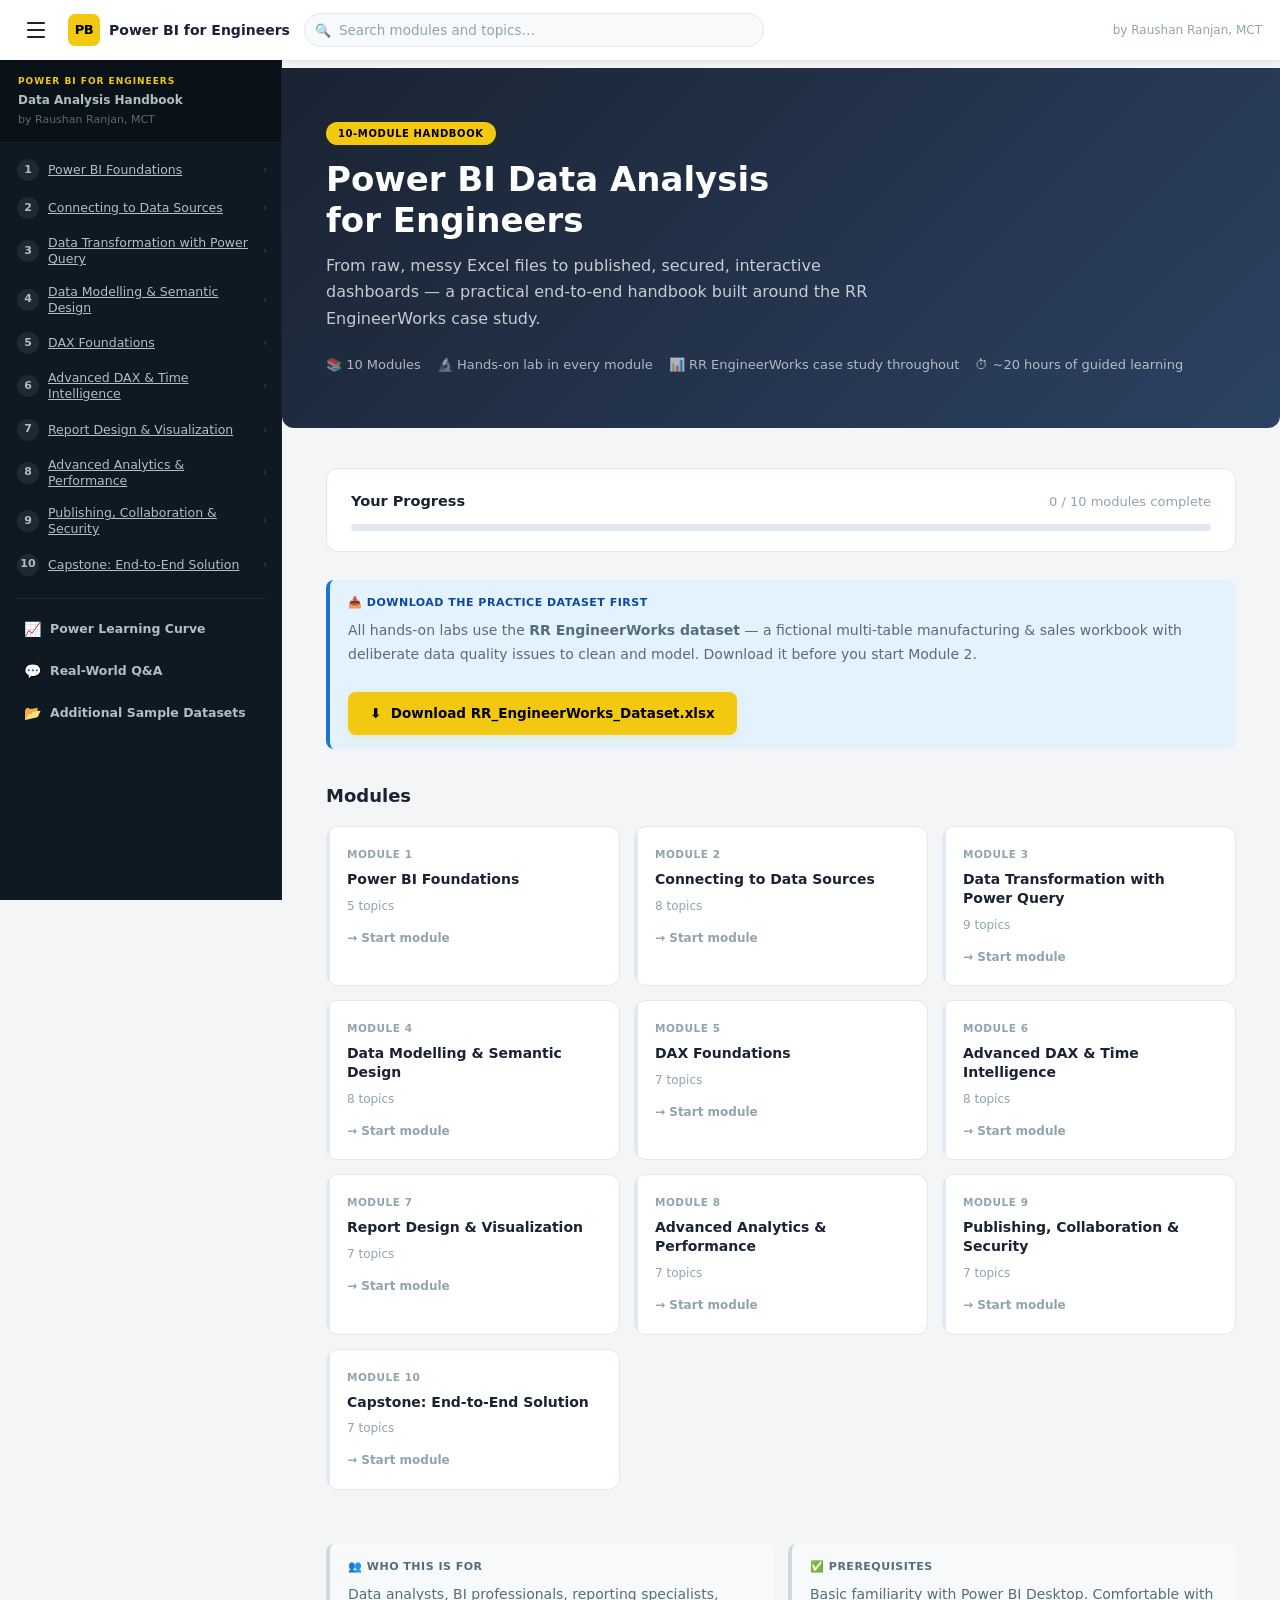
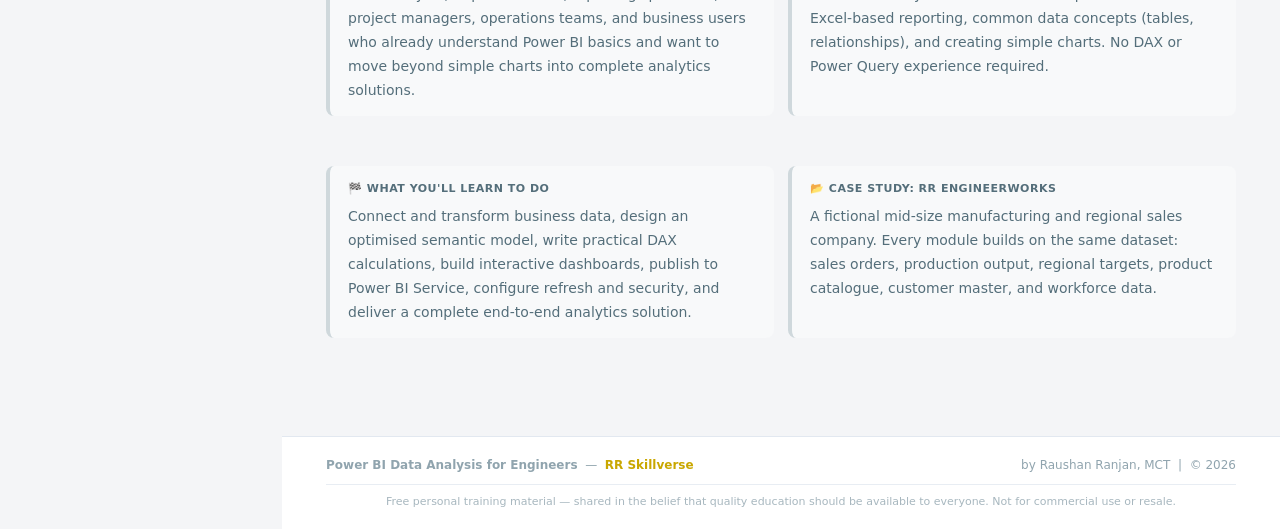
<file: index.html>
<!DOCTYPE html>
<html lang="en">
<head>
  <meta charset="UTF-8">
  <meta name="viewport" content="width=device-width, initial-scale=1.0">
  <title>Power BI Data Analysis for Engineers | by Raushan Ranjan, MCT</title>
  <link rel="stylesheet" href="css/handbook.css">
</head>
<body>

  <!-- Sidebar backdrop (mobile) -->
  <div id="sidebar-overlay" class="sidebar-overlay"></div>

  <!-- ===== TOP BAR ===== -->
  <header class="topbar">
    <button class="sidebar-toggle" id="sidebar-toggle" aria-label="Toggle navigation">
      <span></span><span></span><span></span>
    </button>
    <a href="index.html" class="topbar-brand">
      <div class="brand-icon">PB</div>
      <span>Power BI for Engineers</span>
    </a>
    <div class="search-wrap">
      <span class="search-icon">🔍</span>
      <input
        type="search"
        class="search-input"
        id="search-input"
        placeholder="Search modules and topics…"
        autocomplete="off"
        spellcheck="false"
      >
      <div class="search-results" id="search-results"></div>
    </div>
    <div class="topbar-right">
      <span class="topbar-byline">by <a href="https://raushan-ranjan.azurewebsites.net/" target="_blank" rel="noopener noreferrer" class="author-link">Raushan Ranjan</a>, MCT</span>
    </div>
  </header>

  <!-- ===== SIDEBAR (rendered by handbook.js) ===== -->
  <nav class="sidebar" id="sidebar"></nav>

  <!-- ===== MAIN CONTENT ===== -->
  <div class="main-layout">
    <main class="page-content">

      <!-- Hero -->
      <div class="hero">
        <span class="hero-badge">10-Module Handbook</span>
        <h1 class="hero-title">Power BI Data Analysis<br>for Engineers</h1>
        <p class="hero-sub">
          From raw, messy Excel files to published, secured, interactive dashboards —
          a practical end-to-end handbook built around the RR EngineerWorks case study.
        </p>
        <div class="hero-pills">
          <span class="hero-pill">📚 10 Modules</span>
          <span class="hero-pill">🔬 Hands-on lab in every module</span>
          <span class="hero-pill">📊 RR EngineerWorks case study throughout</span>
          <span class="hero-pill">⏱ ~20 hours of guided learning</span>
        </div>
      </div>

      <!-- Progress tracker -->
      <div class="progress-card">
        <div class="progress-card-header">
          <span class="progress-card-label">Your Progress</span>
          <span class="progress-card-count" id="progress-count">0 / 10 modules complete</span>
        </div>
        <div class="progress-bar-outer">
          <div class="progress-bar-fill" id="progress-bar-fill" style="width: 0%"></div>
        </div>
      </div>

      <!-- Dataset download CTA -->
      <div class="callout callout-example" style="margin-bottom: 32px;">
        <div class="callout-head">📥 Download the Practice Dataset First</div>
        <p>
          All hands-on labs use the <strong>RR EngineerWorks dataset</strong> — a fictional
          multi-table manufacturing &amp; sales workbook with deliberate data quality issues
          to clean and model. Download it before you start Module 2.
        </p>
        <br>
        <a href="assets/RR_EngineerWorks_Dataset.xlsx" class="btn-download" download>
          ⬇&nbsp; Download RR_EngineerWorks_Dataset.xlsx
        </a>
      </div>

      <!-- Module cards -->
      <h2 class="section-heading">Modules</h2>
      <div class="modules-grid" id="modules-grid">
        <!-- Rendered by handbook.js → initIndexProgress() -->
      </div>

      <!-- Audience & prerequisites -->
      <div class="info-grid">
        <div class="callout callout-note">
          <div class="callout-head">👥 Who This Is For</div>
          <p>
            Data analysts, BI professionals, reporting specialists, project managers,
            operations teams, and business users who already understand Power BI basics
            and want to move beyond simple charts into complete analytics solutions.
          </p>
        </div>
        <div class="callout callout-note">
          <div class="callout-head">✅ Prerequisites</div>
          <p>
            Basic familiarity with Power BI Desktop. Comfortable with Excel-based
            reporting, common data concepts (tables, relationships), and creating
            simple charts. No DAX or Power Query experience required.
          </p>
        </div>
        <div class="callout callout-note">
          <div class="callout-head">🏁 What You'll Learn to Do</div>
          <p>
            Connect and transform business data, design an optimised semantic model,
            write practical DAX calculations, build interactive dashboards, publish to
            Power BI Service, configure refresh and security, and deliver a complete
            end-to-end analytics solution.
          </p>
        </div>
        <div class="callout callout-note">
          <div class="callout-head">📂 Case Study: RR EngineerWorks</div>
          <p>
            A fictional mid-size manufacturing and regional sales company. Every module
            builds on the same dataset: sales orders, production output, regional targets,
            product catalogue, customer master, and workforce data.
          </p>
        </div>
      </div>

    </main>

    <footer>
      <span>
        <strong>Power BI Data Analysis for Engineers</strong> &nbsp;—&nbsp;
        <span class="footer-brand">RR Skillverse</span>
      </span>
      <span>by <a href="https://raushan-ranjan.azurewebsites.net/" target="_blank" rel="noopener noreferrer" class="author-link">Raushan Ranjan</a>, MCT &nbsp;|&nbsp; © 2026</span>
      <span class="footer-disclaimer">Free personal training material &mdash; shared in the belief that quality education should be available to everyone. Not for commercial use or resale.</span>
    </footer>
  </div>

  <script>
    window.CURRENT_MODULE_ID = 0; // index page — no module active
  </script>
  <script src="js/handbook.js"></script>
</body>
</html>
</file>
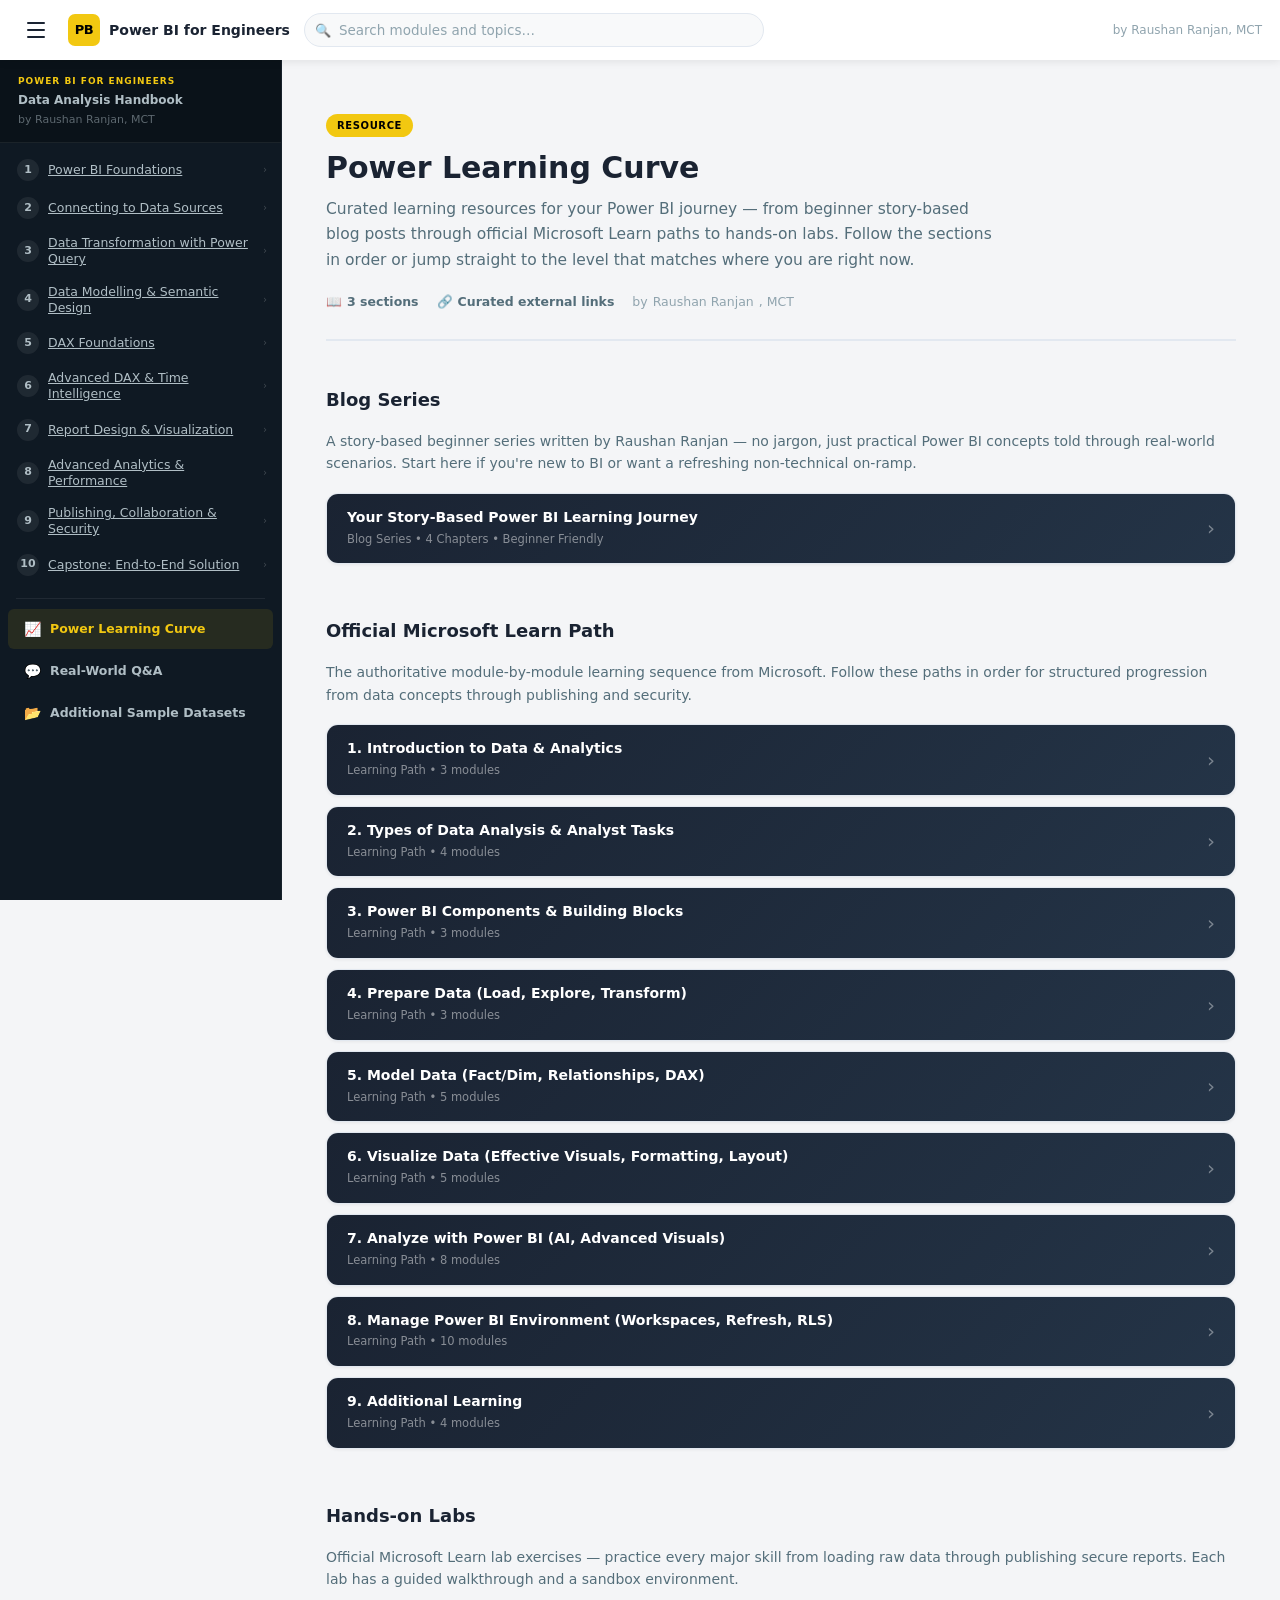
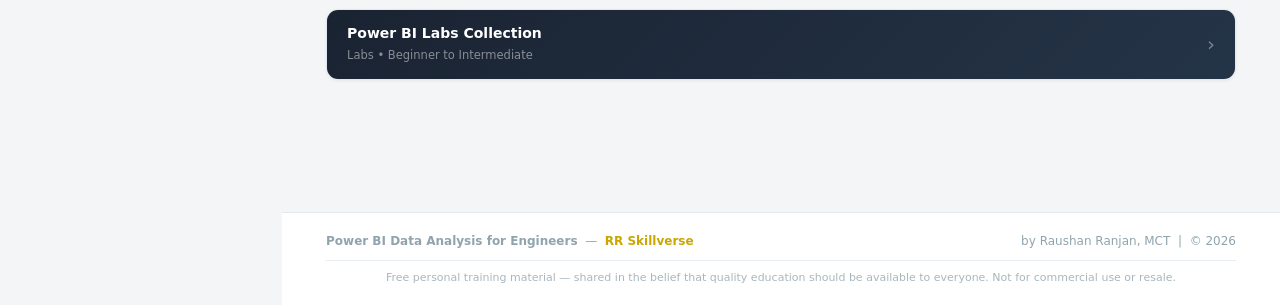
<file: learning-curve.html>
<!DOCTYPE html>
<html lang="en">
<head>
  <meta charset="UTF-8">
  <meta name="viewport" content="width=device-width, initial-scale=1.0">
  <title>Power Learning Curve | Power BI Data Analysis for Engineers</title>
  <link rel="stylesheet" href="css/handbook.css">
</head>
<body>

  <!-- Sidebar backdrop (mobile) -->
  <div id="sidebar-overlay" class="sidebar-overlay"></div>

  <!-- ===== TOP BAR ===== -->
  <header class="topbar">
    <button class="sidebar-toggle" id="sidebar-toggle" aria-label="Toggle navigation">
      <span></span><span></span><span></span>
    </button>
    <a href="index.html" class="topbar-brand">
      <div class="brand-icon">PB</div>
      <span>Power BI for Engineers</span>
    </a>
    <div class="search-wrap">
      <span class="search-icon">🔍</span>
      <input
        type="search"
        class="search-input"
        id="search-input"
        placeholder="Search modules and topics…"
        autocomplete="off"
        spellcheck="false"
      >
      <div class="search-results" id="search-results"></div>
    </div>
    <div class="topbar-right">
      <span class="topbar-byline">by <a href="https://raushan-ranjan.azurewebsites.net/" target="_blank" rel="noopener noreferrer" class="author-link">Raushan Ranjan</a>, MCT</span>
    </div>
  </header>

  <!-- ===== SIDEBAR (rendered by handbook.js) ===== -->
  <nav class="sidebar" id="sidebar"></nav>

  <!-- ===== MAIN CONTENT ===== -->
  <div class="main-layout">
    <main class="page-content">

      <!-- Page header -->
      <div class="page-header">
        <span class="module-badge">Resource</span>
        <h1 class="page-title">Power Learning Curve</h1>
        <p class="page-subtitle">
          Curated learning resources for your Power BI journey — from beginner story-based blog posts
          through official Microsoft Learn paths to hands-on labs. Follow the sections in order or
          jump straight to the level that matches where you are right now.
        </p>
        <div class="module-meta">
          <span class="meta-pill">📖 <strong>3 sections</strong></span>
          <span class="meta-pill">🔗 <strong>Curated external links</strong></span>
          <span class="meta-pill">by <a href="https://raushan-ranjan.azurewebsites.net/" target="_blank" rel="noopener noreferrer" class="author-link">Raushan Ranjan</a>, MCT</span>
        </div>
      </div>

      <!-- ================================================
           SECTION 1 — Blog Series
           ================================================ -->
      <section class="lc-section">
        <h2 class="section-heading">Blog Series</h2>
        <p class="lc-section-intro">
          A story-based beginner series written by <a href="https://raushan-ranjan.azurewebsites.net/" target="_blank" rel="noopener noreferrer" class="author-link">Raushan Ranjan</a> — no jargon, just practical Power BI
          concepts told through real-world scenarios. Start here if you're new to BI or want a refreshing
          non-technical on-ramp.
        </p>

        <div class="lc-path">
          <div class="lc-path-header" onclick="togglePath(this)">
            <div class="lc-path-info">
              <div class="lc-path-title">Your Story-Based Power BI Learning Journey</div>
              <div class="lc-path-meta">Blog Series &bull; 4 Chapters &bull; Beginner Friendly</div>
            </div>
            <i class="lc-chevron">›</i>
          </div>
          <div class="lc-path-body">
            <ul class="lc-link-list">
              <li><a href="https://rreducationpowerbi.blogspot.com/2025/04/power-bi-journey-begins.html" target="_blank">Chapter 1: Your Power BI Journey Begins</a></li>
              <li><a href="https://rreducationpowerbi.blogspot.com/2025/04/chapter-2-first-dashboard.html" target="_blank">Chapter 2: The First Dashboard</a></li>
              <li><a href="https://rreducationpowerbi.blogspot.com/2025/04/chapter-3-sharing-and-collaborating.html" target="_blank">Chapter 3: Sharing and Collaborating</a></li>
              <li>
                <div class="lc-sub-path">
                  <div class="lc-sub-header" onclick="toggleSub(this)">
                    <i class="lc-sub-chevron">›</i>
                    Chapter 4: Advanced Features – Power BI
                  </div>
                  <div class="lc-sub-body">
                    <ul class="lc-link-list">
                      <li><a href="https://rreducationpowerbi.blogspot.com/2025/04/chapter-4-advanced-features-power-bi.html" target="_blank">Chapter 4.0: Advanced Features</a></li>
                      <li><a href="https://rreducationpowerbi.blogspot.com/2025/04/data-connectivity-modes.html" target="_blank">Chapter 4.1: Data Connectivity Modes</a></li>
                      <li><a href="https://rreducationpowerbi.blogspot.com/2025/04/Data-Exploration-Options-Column-Quality-Distribution-and-Profiling.html" target="_blank">Chapter 4.2 – Data Exploration Options</a></li>
                      <li><a href="https://rreducationpowerbi.blogspot.com/2025/04/data-connectivity-modes.html" target="_blank">Chapter 4.3: Data Transformation in Power BI</a></li>
                      <li><a href="https://rreducationpowerbi.blogspot.com/2025/04/data-connectivity-modes.html" target="_blank">Chapter 4.4: Data Modeling in Power BI</a></li>
                      <li><a href="https://rreducationpowerbi.blogspot.com/2025/04/dax-basics-in-power-bi.html" target="_blank">Chapter 4.5: DAX Basics in Power BI</a></li>
                      <li><a href="https://rreducationpowerbi.blogspot.com/2025/04/data-connectivity-modes.html" target="_blank">Chapter 4.6: Data Connectivity Modes</a></li>
                      <li><a href="https://rreducationpowerbi.blogspot.com/2025/04/data-connectivity-modes.html" target="_blank">Chapter 4.7: Data Connectivity Modes</a></li>
                      <li><a href="https://rreducationpowerbi.blogspot.com/2025/04/data-connectivity-modes.html" target="_blank">Chapter 4.8: Data Connectivity Modes</a></li>
                      <li><a href="https://rreducationpowerbi.blogspot.com/2025/04/data-connectivity-modes.html" target="_blank">Chapter 4.9: Data Connectivity Modes</a></li>
                    </ul>
                  </div>
                </div>
              </li>
            </ul>
          </div>
        </div>
      </section>

      <!-- ================================================
           SECTION 2 — Microsoft Learn Path
           ================================================ -->
      <section class="lc-section">
        <h2 class="section-heading">Official Microsoft Learn Path</h2>
        <p class="lc-section-intro">
          The authoritative module-by-module learning sequence from Microsoft. Follow these paths
          in order for structured progression from data concepts through publishing and security.
        </p>

        <!-- Path 1 -->
        <div class="lc-path">
          <div class="lc-path-header" onclick="togglePath(this)">
            <div class="lc-path-info">
              <div class="lc-path-title">1. Introduction to Data &amp; Analytics</div>
              <div class="lc-path-meta">Learning Path &bull; 3 modules</div>
            </div>
            <i class="lc-chevron">›</i>
          </div>
          <div class="lc-path-body">
            <ul class="lc-link-list">
              <li><a href="https://learn.microsoft.com/en-us/training/modules/understand-concepts-of-data-analytics/4-understand-types-of-data-data-storage" target="_blank">Understand types of data and data storage</a></li>
              <li><a href="https://learn.microsoft.com/en-us/training/modules/data-analytics-microsoft/3-roles" target="_blank">Roles in data</a></li>
              <li><a href="https://learn.microsoft.com/en-us/training/modules/data-analytics-microsoft/1-introduction" target="_blank">Introduction to data analytics</a></li>
            </ul>
          </div>
        </div>

        <!-- Path 2 -->
        <div class="lc-path">
          <div class="lc-path-header" onclick="togglePath(this)">
            <div class="lc-path-info">
              <div class="lc-path-title">2. Types of Data Analysis &amp; Analyst Tasks</div>
              <div class="lc-path-meta">Learning Path &bull; 4 modules</div>
            </div>
            <i class="lc-chevron">›</i>
          </div>
          <div class="lc-path-body">
            <ul class="lc-link-list">
              <li><a href="https://learn.microsoft.com/en-us/training/modules/data-analytics-microsoft/2-data-analysis" target="_blank">Get started with Microsoft data analytics</a></li>
              <li><a href="https://learn.microsoft.com/en-us/training/modules/understand-concepts-of-data-analytics/2-understand-data-analytics-types" target="_blank">Understand data analytics types</a></li>
              <li><a href="https://learn.microsoft.com/en-us/training/modules/understand-concepts-of-data-analytics/3-explore-data-analytics-process" target="_blank">Explore the data analytics process</a></li>
              <li><a href="https://learn.microsoft.com/en-us/training/modules/data-analytics-microsoft/4-tasks" target="_blank">Tasks of a data analyst</a></li>
            </ul>
          </div>
        </div>

        <!-- Path 3 -->
        <div class="lc-path">
          <div class="lc-path-header" onclick="togglePath(this)">
            <div class="lc-path-info">
              <div class="lc-path-title">3. Power BI Components &amp; Building Blocks</div>
              <div class="lc-path-meta">Learning Path &bull; 3 modules</div>
            </div>
            <i class="lc-chevron">›</i>
          </div>
          <div class="lc-path-body">
            <ul class="lc-link-list">
              <li><a href="https://learn.microsoft.com/en-us/training/modules/get-started-with-power-bi/1-introduction" target="_blank">Introduction to Power BI</a></li>
              <li><a href="https://learn.microsoft.com/en-us/training/modules/get-started-with-power-bi/2-using-power-bi" target="_blank">Describe the capabilities of Microsoft Power BI (Components of PBI)</a></li>
              <li><a href="https://learn.microsoft.com/en-us/training/modules/get-started-with-power-bi/3-building-blocks-of-power-bi" target="_blank">Building blocks of Power BI</a></li>
            </ul>
          </div>
        </div>

        <!-- Path 4 -->
        <div class="lc-path">
          <div class="lc-path-header" onclick="togglePath(this)">
            <div class="lc-path-info">
              <div class="lc-path-title">4. Prepare Data (Load, Explore, Transform)</div>
              <div class="lc-path-meta">Learning Path &bull; 3 modules</div>
            </div>
            <i class="lc-chevron">›</i>
          </div>
          <div class="lc-path-body">
            <ul class="lc-link-list">
              <li>
                <div class="lc-sub-path">
                  <div class="lc-sub-header" onclick="toggleSub(this)">
                    <i class="lc-sub-chevron">›</i>
                    📘 Get data in Power BI
                  </div>
                  <div class="lc-sub-body">
                    <ul class="lc-link-list">
                      <li><a href="https://learn.microsoft.com/en-us/training/modules/get-data/2-data-files" target="_blank">Get data from files</a></li>
                      <li><a href="https://learn.microsoft.com/en-us/training/modules/get-data/3-relational-data" target="_blank">Get data from relational data sources</a></li>
                      <li><a href="https://learn.microsoft.com/en-us/training/modules/get-data/4-nosql-database" target="_blank">Get data from a NoSQL database</a></li>
                      <li><a href="https://learn.microsoft.com/en-us/training/modules/get-data/5-online-services" target="_blank">Get data from online services</a></li>
                      <li><a href="https://learn.microsoft.com/en-us/training/modules/get-data/7-azure-analysis-services" target="_blank">Get data from Azure Analysis Services</a></li>
                      <li><a href="https://learn.microsoft.com/en-us/training/modules/get-data/7-azure-analysis-services" target="_blank">Get data from Azure Analysis Services</a></li>
                    </ul>
                  </div>
                </div>
              </li>
              <li><a href="https://learn.microsoft.com/en-us/training/modules/clean-data-power-bi/6-profile-data" target="_blank">Explore / Profile data in Power BI</a></li>
              <li>
                <div class="lc-sub-path">
                  <div class="lc-sub-header" onclick="toggleSub(this)">
                    <i class="lc-sub-chevron">›</i>
                    📘 Clean and transform data in Power BI
                  </div>
                  <div class="lc-sub-body">
                    <ul class="lc-link-list">
                      <li><a href="https://learn.microsoft.com/en-us/training/modules/get-data/2-data-files" target="_blank">Shape the initial data</a></li>
                      <li><a href="https://learn.microsoft.com/en-us/training/modules/clean-data-power-bi/3-data-structure" target="_blank">Simplify the data structure</a></li>
                      <li><a href="https://learn.microsoft.com/en-us/training/modules/clean-data-power-bi/4-column-data-types" target="_blank">Evaluate and change column data types</a></li>
                      <li><a href="https://learn.microsoft.com/en-us/training/modules/clean-data-power-bi/5-combine-tables" target="_blank">Combine multiple tables into a single table</a></li>
                      <li><a href="https://learn.microsoft.com/en-us/training/modules/get-data/7-azure-analysis-services" target="_blank">Get data from Azure Analysis Services</a></li>
                    </ul>
                  </div>
                </div>
              </li>
            </ul>
          </div>
        </div>

        <!-- Path 5 -->
        <div class="lc-path">
          <div class="lc-path-header" onclick="togglePath(this)">
            <div class="lc-path-info">
              <div class="lc-path-title">5. Model Data (Fact/Dim, Relationships, DAX)</div>
              <div class="lc-path-meta">Learning Path &bull; 5 modules</div>
            </div>
            <i class="lc-chevron">›</i>
          </div>
          <div class="lc-path-body">
            <ul class="lc-link-list">
              <li><a href="https://learn.microsoft.com/en-us/kusto/concepts/fact-and-dimension-tables?view=microsoft-fabric" target="_blank">Fact and dimension tables</a></li>
              <li><a href="https://learn.microsoft.com/en-us/training/modules/model-data-power-bi/1-overview-power-bi" target="_blank">Introduction to modeling your data</a></li>
              <li><a href="https://learn.microsoft.com/en-us/training/modules/model-data-power-bi/2-how-to-manage-data-relationships" target="_blank">How to manage your data relationships</a></li>
              <li><a href="https://learn.microsoft.com/en-us/training/modules/model-data-power-bi/4-optimize-data-models" target="_blank">Optimize data models</a></li>
              <li><a href="https://learn.microsoft.com/en-us/power-bi/transform-model/desktop-relationships-understand" target="_blank">Model relationships in Power BI Desktop</a></li>
              <li>
                <div class="lc-sub-path">
                  <div class="lc-sub-header" onclick="toggleSub(this)">
                    <i class="lc-sub-chevron">›</i>
                    📘 DAX
                  </div>
                  <div class="lc-sub-body">
                    <ul class="lc-link-list">
                      <li><a href="https://learn.microsoft.com/en-us/dax/dax-overview" target="_blank">DAX overview</a></li>
                      <li><a href="https://learn.microsoft.com/en-us/dax/dax-learn-videos" target="_blank">Videos</a></li>
                      <li><a href="https://learn.microsoft.com/en-us/dax/dax-syntax-reference" target="_blank">DAX syntax</a></li>
                      <li><a href="https://learn.microsoft.com/en-us/dax/dax-queries" target="_blank">DAX queries (Query view)</a></li>
                      <li><a href="https://learn.microsoft.com/en-us/training/modules/model-data-power-bi/4b-create-calculated-measures" target="_blank">Create measures</a></li>
                      <li><a href="https://learn.microsoft.com/en-us/training/modules/model-data-power-bi/3-create-calculated-columns" target="_blank">Create calculated columns</a></li>
                      <li><a href="https://learn.microsoft.com/en-us/training/modules/model-data-power-bi/5-create-calculated-tables" target="_blank">Create calculated tables</a></li>
                      <li><a href="https://learn.microsoft.com/en-us/dax/dax-function-reference" target="_blank">DAX function reference</a></li>
                    </ul>
                  </div>
                </div>
              </li>
            </ul>
          </div>
        </div>

        <!-- Path 6 -->
        <div class="lc-path">
          <div class="lc-path-header" onclick="togglePath(this)">
            <div class="lc-path-info">
              <div class="lc-path-title">6. Visualize Data (Effective Visuals, Formatting, Layout)</div>
              <div class="lc-path-meta">Learning Path &bull; 5 modules</div>
            </div>
            <i class="lc-chevron">›</i>
          </div>
          <div class="lc-path-body">
            <ul class="lc-link-list">
              <li><a href="https://learn.microsoft.com/en-us/power-bi/visuals/power-bi-visualization-types-for-reports-and-q-and-a" target="_blank">Visualization types in Power BI</a></li>
              <li><a href="https://learn.microsoft.com/en-us/power-bi/visuals/service-getting-started-with-color-formatting-and-axis-properties" target="_blank">Get started formatting report visualizations</a></li>
              <li><a href="https://learn.microsoft.com/en-us/power-bi/visuals/service-tips-and-tricks-for-color-formatting?tabs=powerbi-desktop" target="_blank">Tips and tricks for formatting in reports</a></li>
              <li><a href="https://learn.microsoft.com/en-us/power-bi/visuals/power-bi-visualization-customize-title-background-and-legend" target="_blank">Customize visualization titles, backgrounds, labels, and legends</a></li>
              <li><a href="https://learn.microsoft.com/en-us/training/modules/visuals-in-power-bi/12-formatting" target="_blank">Page layout and formatting</a></li>
              <li><a href="https://powerbi.tips/tools/layouts-5/" target="_blank">Layout Designing</a></li>
              <li><a href="https://learn.microsoft.com/en-us/training/modules/visuals-in-power-bi/4-create-slicers" target="_blank">Create slicers</a></li>
            </ul>
          </div>
        </div>

        <!-- Path 7 -->
        <div class="lc-path">
          <div class="lc-path-header" onclick="togglePath(this)">
            <div class="lc-path-info">
              <div class="lc-path-title">7. Analyze with Power BI (AI, Advanced Visuals)</div>
              <div class="lc-path-meta">Learning Path &bull; 8 modules</div>
            </div>
            <i class="lc-chevron">›</i>
          </div>
          <div class="lc-path-body">
            <ul class="lc-link-list">
              <li><a href="https://learn.microsoft.com/en-us/power-bi/consumer/end-user-analyze-visuals" target="_blank">Use the Analyze feature to explain fluctuations in report visuals</a></li>
              <li><a href="https://learn.microsoft.com/en-us/power-bi/visuals/power-bi-visualization-smart-narrative" target="_blank">Create smart narrative summaries</a></li>
              <li><a href="https://learn.microsoft.com/en-us/power-bi/visuals/power-bi-visualization-influencers?tabs=powerbi-desktop" target="_blank">Create key influencers visualizations</a></li>
              <li><a href="https://learn.microsoft.com/en-us/power-bi/visuals/power-bi-visualization-decomposition-tree" target="_blank">Create and view decomposition tree visuals in Power BI</a></li>
              <li><a href="https://learn.microsoft.com/en-us/power-bi/visuals/power-bi-visualization-anomaly-detection" target="_blank">Anomaly detection</a></li>
              <li><a href="https://learn.microsoft.com/en-us/power-bi/transform-model/desktop-ai-insights" target="_blank">Use AI Insights in Power BI Desktop</a></li>
              <li><a href="https://learn.microsoft.com/en-us/power-bi/consumer/end-user-q-and-a" target="_blank">Q&amp;A for Power BI business users</a></li>
              <li><a href="https://learn.microsoft.com/en-us/power-bi/consumer/end-user-q-and-a-tips" target="_blank">Tips for asking questions in Power BI Q&amp;A</a></li>
            </ul>
          </div>
        </div>

        <!-- Path 8 -->
        <div class="lc-path">
          <div class="lc-path-header" onclick="togglePath(this)">
            <div class="lc-path-info">
              <div class="lc-path-title">8. Manage Power BI Environment (Workspaces, Refresh, RLS)</div>
              <div class="lc-path-meta">Learning Path &bull; 10 modules</div>
            </div>
            <i class="lc-chevron">›</i>
          </div>
          <div class="lc-path-body">
            <ul class="lc-link-list">
              <li><a href="https://learn.microsoft.com/en-us/power-bi/collaborate-share/service-new-workspaces" target="_blank">Workspaces in Power BI</a></li>
              <li><a href="https://learn.microsoft.com/en-us/power-bi/collaborate-share/service-create-the-new-workspaces" target="_blank">Create a workspace in Power BI</a></li>
              <li><a href="https://learn.microsoft.com/en-us/power-bi/collaborate-share/service-roles-new-workspaces" target="_blank">Roles in workspaces in Power BI</a></li>
              <li><a href="https://learn.microsoft.com/en-us/power-bi/collaborate-share/service-modern-usage-metrics" target="_blank">Monitor usage metrics in the workspaces</a></li>
              <li><a href="https://learn.microsoft.com/en-us/power-bi/create-reports/service-dashboards" target="_blank">Introduction to dashboards for Power BI designers</a></li>
              <li><a href="https://learn.microsoft.com/en-us/power-bi/create-reports/service-dashboard-create" target="_blank">Create a Power BI dashboard from a report</a></li>
              <li><a href="https://learn.microsoft.com/en-us/power-bi/create-reports/service-dashboard-pin-live-tile-from-report" target="_blank">Pin an entire report page to a Power BI dashboard as a live tile</a></li>
              <li><a href="https://learn.microsoft.com/en-us/power-bi/create-reports/service-dashboards-design-tips" target="_blank">Tips for designing a great Power BI dashboard</a></li>
              <li><a href="https://learn.microsoft.com/en-us/fabric/security/service-admin-row-level-security" target="_blank">Implement row-level security (RLS)</a></li>
              <li><a href="https://learn.microsoft.com/en-us/fabric/security/service-admin-object-level-security?tabs=table" target="_blank">Implement object-level security (OLS)</a></li>
            </ul>
          </div>
        </div>

        <!-- Path 9 -->
        <div class="lc-path">
          <div class="lc-path-header" onclick="togglePath(this)">
            <div class="lc-path-info">
              <div class="lc-path-title">9. Additional Learning</div>
              <div class="lc-path-meta">Learning Path &bull; 4 modules</div>
            </div>
            <i class="lc-chevron">›</i>
          </div>
          <div class="lc-path-body">
            <ul class="lc-link-list">
              <li><a href="https://learn.microsoft.com/en-us/training/modules/power-bi-copilot/" target="_blank">Create interactive reports using Copilot for Power BI</a></li>
              <li><a href="https://learn.microsoft.com/en-us/training/modules/clean-data-power-bi/7-advanced-editor" target="_blank">Use Advanced Editor to modify M code</a></li>
              <li><a href="https://learn.microsoft.com/en-us/dax/dax-copilot" target="_blank">Write DAX queries with Copilot</a></li>
              <li><a href="https://learn.microsoft.com/en-us/training/modules/row-level-security-power-bi/" target="_blank">Implement row-level security (RLS)</a></li>
            </ul>
          </div>
        </div>
      </section>

      <!-- ================================================
           SECTION 3 — Hands-on Labs
           ================================================ -->
      <section class="lc-section">
        <h2 class="section-heading">Hands-on Labs</h2>
        <p class="lc-section-intro">
          Official Microsoft Learn lab exercises — practice every major skill from loading raw data
          through publishing secure reports. Each lab has a guided walkthrough and a sandbox environment.
        </p>

        <div class="lc-path">
          <div class="lc-path-header" onclick="togglePath(this)">
            <div class="lc-path-info">
              <div class="lc-path-title">Power BI Labs Collection</div>
              <div class="lc-path-meta">Labs &bull; Beginner to Intermediate</div>
            </div>
            <i class="lc-chevron">›</i>
          </div>
          <div class="lc-path-body">
            <ul class="lc-link-list">
              <li><a href="https://learn.microsoft.com/en-us/training/modules/get-data/lab-prepare" target="_blank">Load &amp; Explore Data in Power BI</a></li>
              <li><a href="https://learn.microsoft.com/en-us/training/modules/clean-data-power-bi/8-lab" target="_blank">Transform Data in Power BI</a></li>
              <li><a href="https://learn.microsoft.com/en-us/training/modules/configure-semantic-model-power-bi/8-lab" target="_blank">Modeling in Power BI (Relationships, Hierarchies, Quick Measures)</a></li>
              <li><a href="https://learn.microsoft.com/en-us/training/modules/dax-power-bi-create-calculations/7-lab" target="_blank">DAX Calculations (Measures, Columns, Tables)</a></li>
              <li><a href="https://learn.microsoft.com/en-us/training/modules/dax-power-bi-time-intelligence/3b-lab" target="_blank">Advanced DAX (Time Intelligence)</a></li>
              <li><a href="https://learn.microsoft.com/en-us/training/modules/power-bi-visual-calculations/5-exercise" target="_blank">Create visual calculations in Power BI Desktop</a></li>
              <li><a href="https://learn.microsoft.com/en-us/training/modules/power-bi-effective-reports/9-lab" target="_blank">Visualizing Reports in Power BI</a></li>
              <li><a href="https://learn.microsoft.com/en-us/training/modules/power-bi-effective-user-experience/10-lab" target="_blank">Enhancing Report UX</a></li>
              <li><a href="https://learn.microsoft.com/en-us/training/modules/perform-analytics-power-bi/10-lab" target="_blank">Analyzing Data in Power BI</a></li>
              <li><a href="https://learn.microsoft.com/en-us/training/modules/enforce-power-bi-model-security/4a-exercise-enforce-model-security" target="_blank">Managing Security with RLS &amp; Workspaces</a></li>
            </ul>
          </div>
        </div>
      </section>

    </main>

    <footer>
      <span>
        <strong>Power BI Data Analysis for Engineers</strong> &nbsp;—&nbsp;
        <span class="footer-brand">RR Skillverse</span>
      </span>
      <span>by <a href="https://raushan-ranjan.azurewebsites.net/" target="_blank" rel="noopener noreferrer" class="author-link">Raushan Ranjan</a>, MCT &nbsp;|&nbsp; © 2026</span>
      <span class="footer-disclaimer">Free personal training material &mdash; shared in the belief that quality education should be available to everyone. Not for commercial use or resale.</span>
    </footer>
  </div>

  <script>
    window.CURRENT_MODULE_ID = 'learning-curve';

    function togglePath(header) {
      header.closest('.lc-path').classList.toggle('open');
    }
    function toggleSub(header) {
      header.closest('.lc-sub-path').classList.toggle('open');
    }
  </script>
  <script src="js/handbook.js"></script>
</body>
</html>
</file>
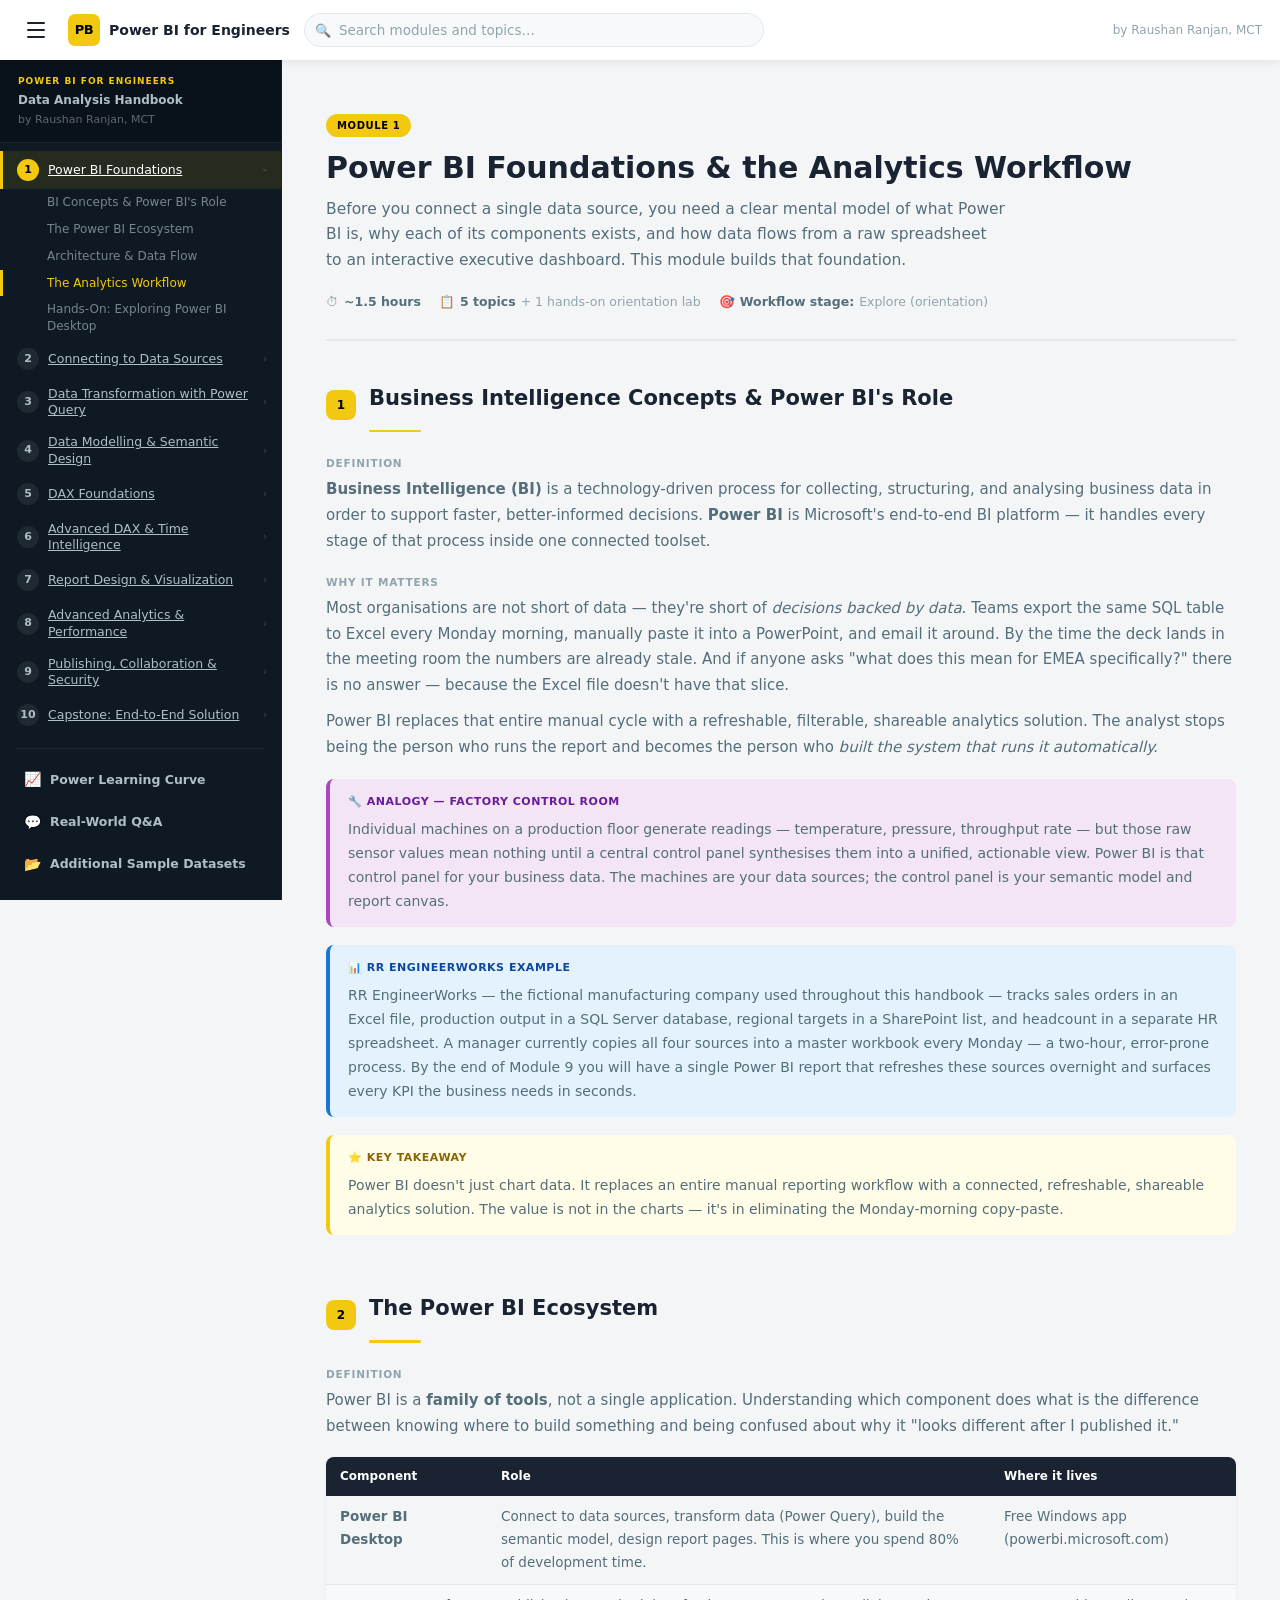
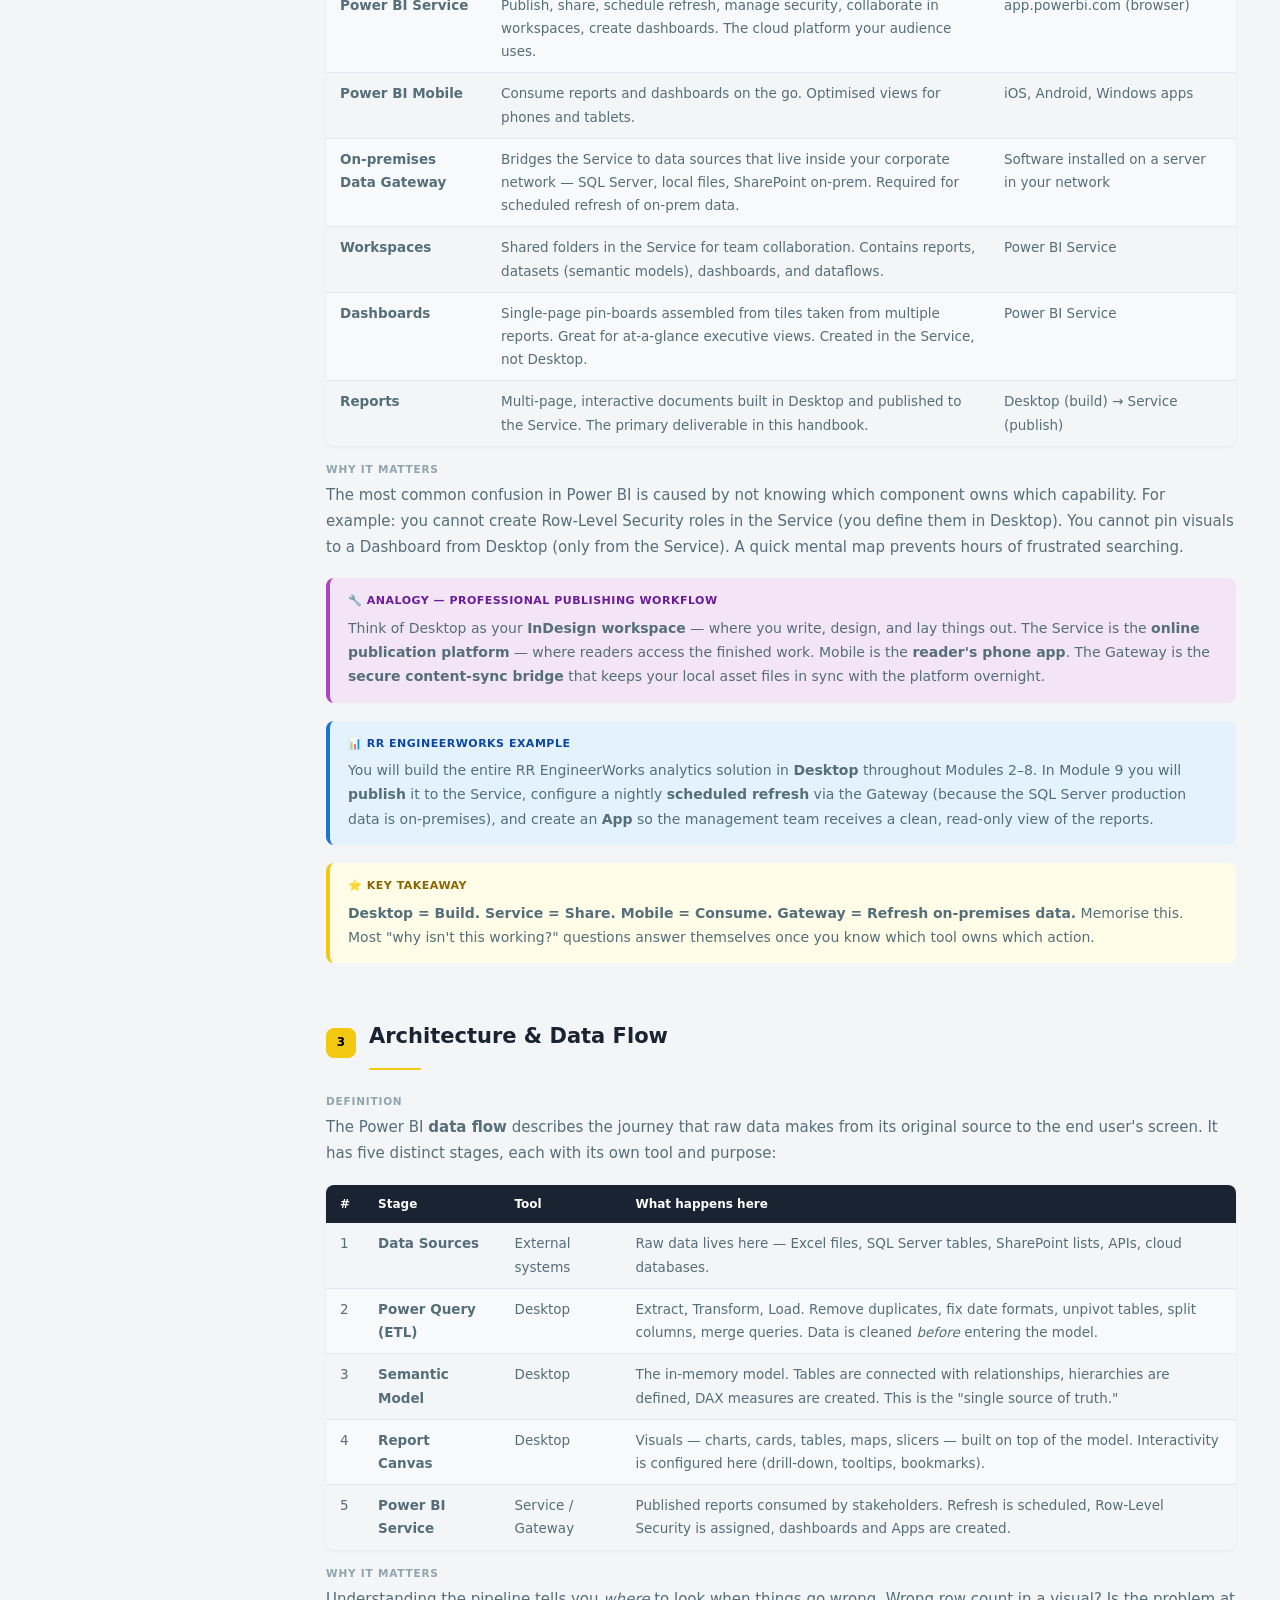
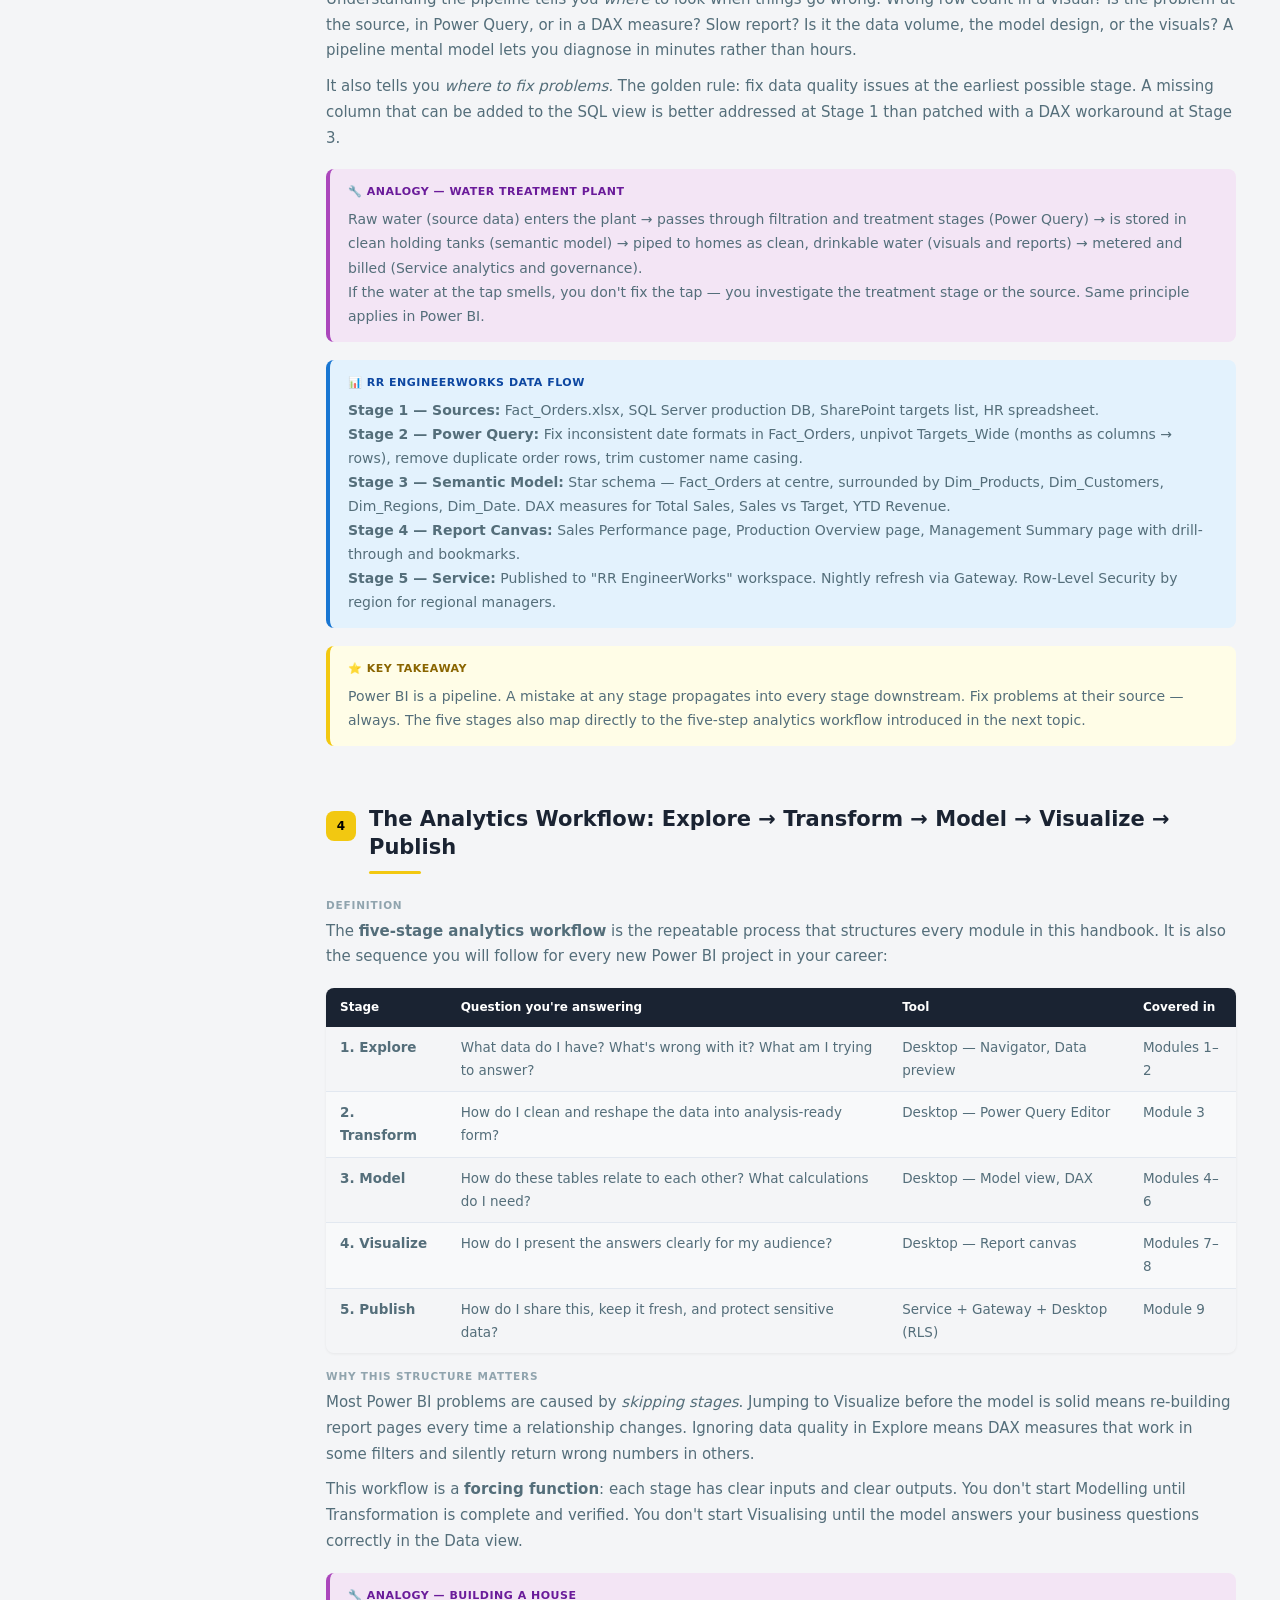
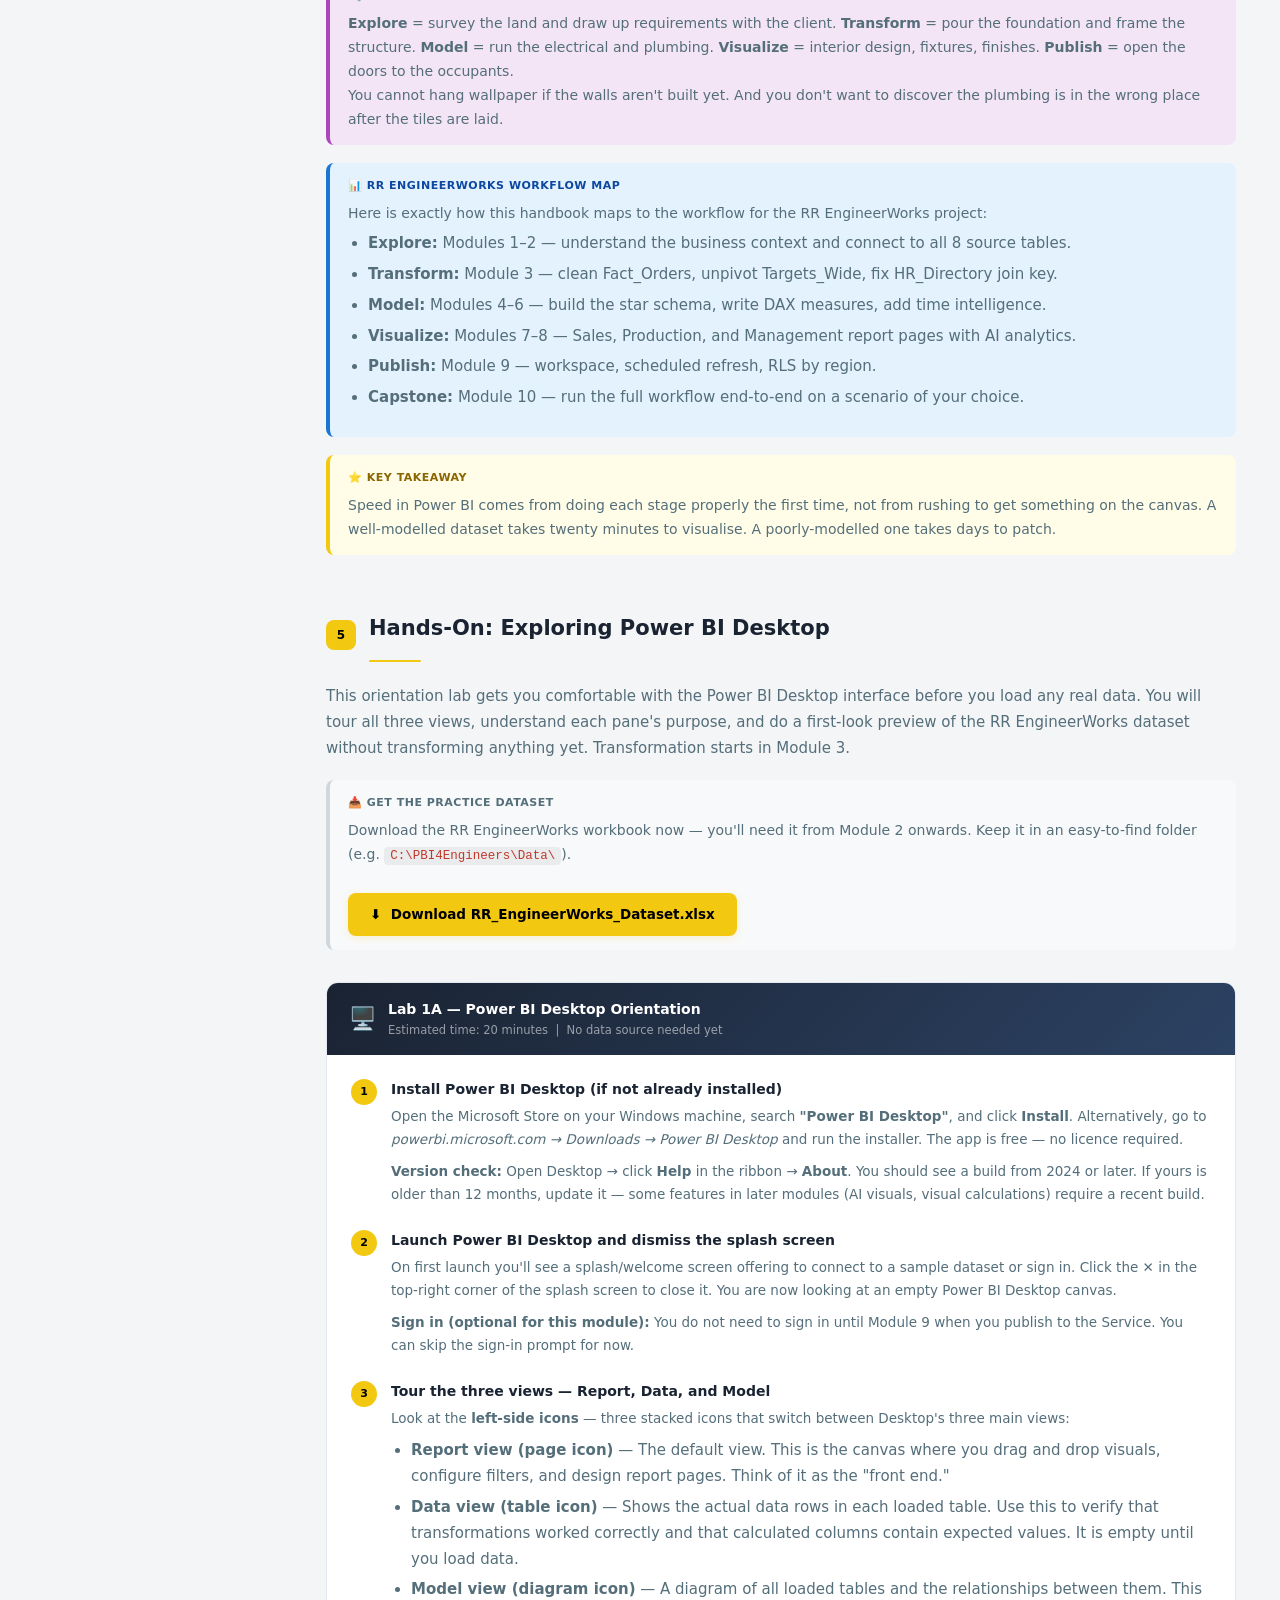
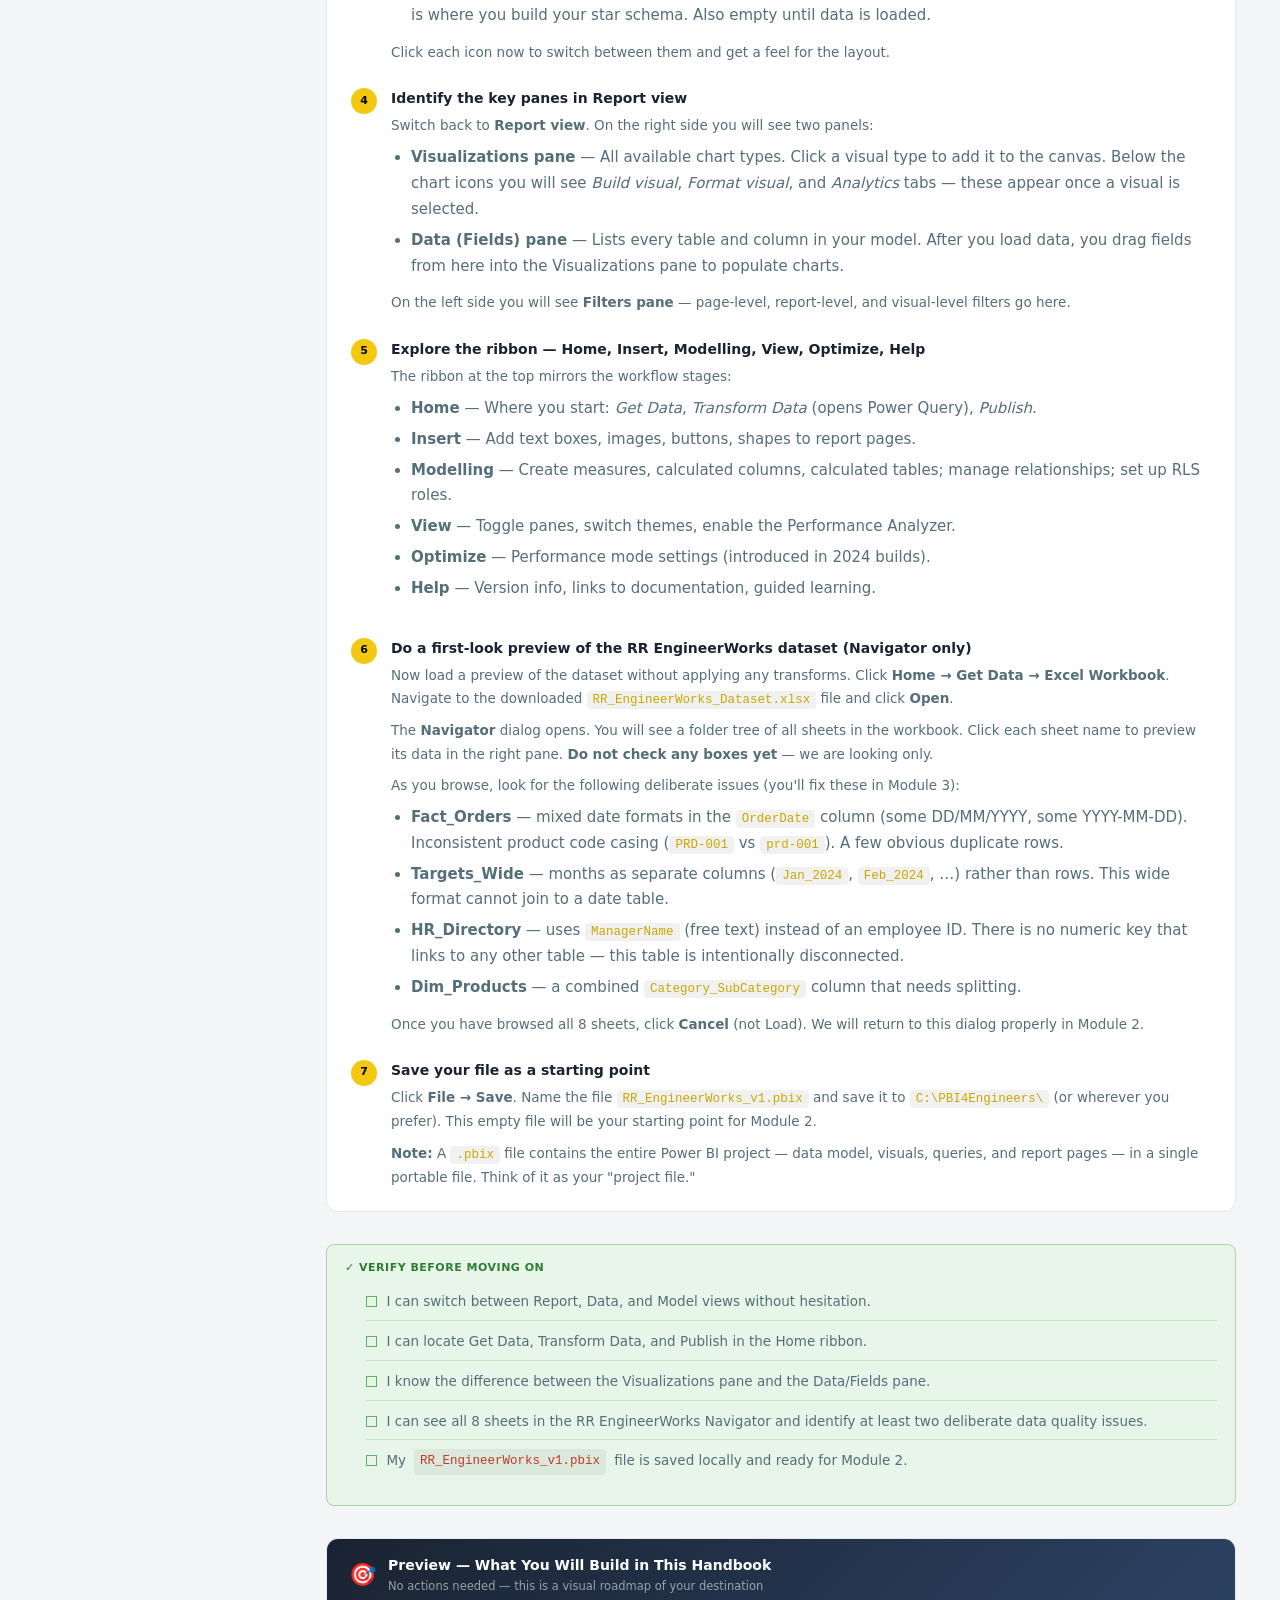
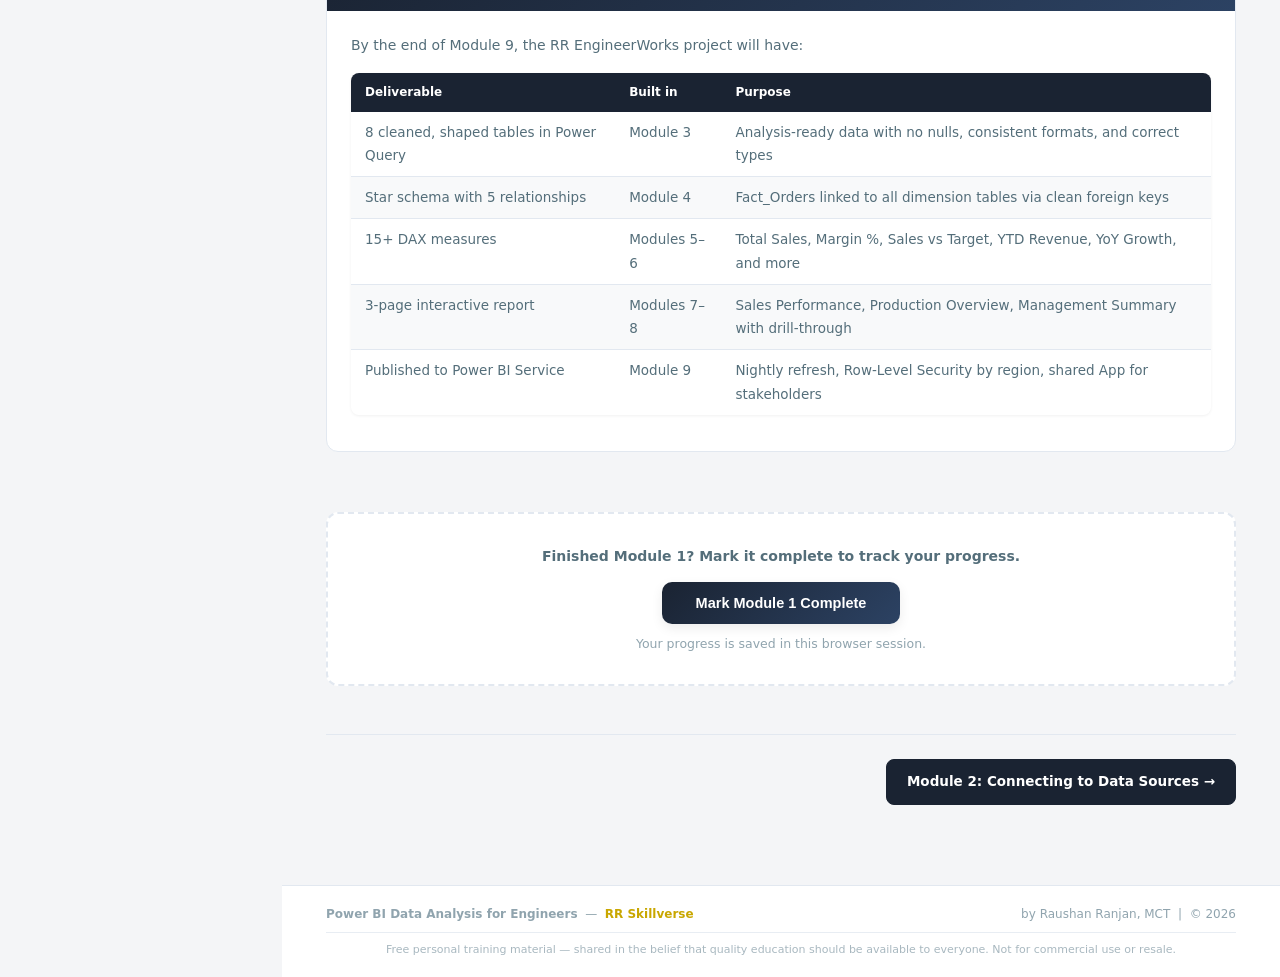
<file: module1.html>
<!DOCTYPE html>
<html lang="en">
<head>
  <meta charset="UTF-8">
  <meta name="viewport" content="width=device-width, initial-scale=1.0">
  <title>Module 1: Power BI Foundations | Power BI Data Analysis for Engineers</title>
  <link rel="stylesheet" href="css/handbook.css">
</head>
<body>

  <!-- Confetti canvas (rendered above everything except overlay) -->
  <canvas id="confetti-canvas"></canvas>

  <!-- Completion overlay -->
  <div class="completion-overlay" id="completion-overlay">
    <div class="completion-card">
      <div class="completion-emoji">🎉</div>
      <div class="completion-title">Module 1 Complete!</div>
      <div class="completion-message">You now understand the Power BI landscape and the analytical workflow that structures this entire handbook. On to Module 2.</div>
      <button class="btn-overlay-close" id="overlay-close">Continue →</button>
    </div>
  </div>

  <!-- Sidebar backdrop (mobile) -->
  <div id="sidebar-overlay" class="sidebar-overlay"></div>

  <!-- ===== TOP BAR ===== -->
  <header class="topbar">
    <button class="sidebar-toggle" id="sidebar-toggle" aria-label="Toggle navigation">
      <span></span><span></span><span></span>
    </button>
    <a href="index.html" class="topbar-brand">
      <div class="brand-icon">PB</div>
      <span>Power BI for Engineers</span>
    </a>
    <div class="search-wrap">
      <span class="search-icon">🔍</span>
      <input
        type="search"
        class="search-input"
        id="search-input"
        placeholder="Search modules and topics…"
        autocomplete="off"
        spellcheck="false"
      >
      <div class="search-results" id="search-results"></div>
    </div>
    <div class="topbar-right">
      <span class="topbar-byline">by <a href="https://raushan-ranjan.azurewebsites.net/" target="_blank" rel="noopener noreferrer" class="author-link">Raushan Ranjan</a>, MCT</span>
    </div>
  </header>

  <!-- ===== SIDEBAR (rendered by JS) ===== -->
  <nav class="sidebar" id="sidebar"></nav>

  <!-- ===== MAIN CONTENT ===== -->
  <div class="main-layout">
    <main class="page-content">

      <!-- Page header -->
      <div class="page-header">
        <span class="module-badge">Module 1</span>
        <h1 class="page-title">Power BI Foundations &amp; the Analytics Workflow</h1>
        <p class="page-subtitle">
          Before you connect a single data source, you need a clear mental model of what
          Power BI is, why each of its components exists, and how data flows from a raw
          spreadsheet to an interactive executive dashboard. This module builds that foundation.
        </p>
        <div class="module-meta">
          <span class="meta-pill">⏱ <strong>~1.5 hours</strong></span>
          <span class="meta-pill">📋 <strong>5 topics</strong> + 1 hands-on orientation lab</span>
          <span class="meta-pill">🎯 <strong>Workflow stage:</strong> Explore (orientation)</span>
        </div>
      </div>

      <!-- ================================================
           TOPIC 1 — BI Concepts & Power BI's Role
           ================================================ -->
      <section class="topic-section" id="bi-concepts">
        <div class="topic-header">
          <div class="topic-num">1</div>
          <h2 class="topic-title">Business Intelligence Concepts &amp; Power BI's Role</h2>
        </div>
        <div class="topic-rule"></div>

        <div class="block">
          <div class="block-label">Definition</div>
          <p>
            <strong>Business Intelligence (BI)</strong> is a technology-driven process for
            collecting, structuring, and analysing business data in order to support
            faster, better-informed decisions. <strong>Power BI</strong> is Microsoft's
            end-to-end BI platform — it handles every stage of that process inside one
            connected toolset.
          </p>
        </div>

        <div class="block">
          <div class="block-label">Why It Matters</div>
          <p>
            Most organisations are not short of data — they're short of <em>decisions
            backed by data</em>. Teams export the same SQL table to Excel every Monday
            morning, manually paste it into a PowerPoint, and email it around. By the
            time the deck lands in the meeting room the numbers are already stale. And
            if anyone asks "what does this mean for EMEA specifically?" there is no answer
            — because the Excel file doesn't have that slice.
          </p>
          <p>
            Power BI replaces that entire manual cycle with a refreshable, filterable,
            shareable analytics solution. The analyst stops being the person who runs
            the report and becomes the person who <em>built the system that runs it
            automatically.</em>
          </p>
        </div>

        <div class="callout callout-analogy">
          <div class="callout-head">🔧 Analogy — Factory Control Room</div>
          <p>
            Individual machines on a production floor generate readings — temperature,
            pressure, throughput rate — but those raw sensor values mean nothing until
            a central control panel synthesises them into a unified, actionable view.
            Power BI is that control panel for your business data. The machines are your
            data sources; the control panel is your semantic model and report canvas.
          </p>
        </div>

        <div class="callout callout-example">
          <div class="callout-head">📊 RR EngineerWorks Example</div>
          <p>
            RR EngineerWorks — the fictional manufacturing company used throughout this
            handbook — tracks sales orders in an Excel file, production output in a SQL
            Server database, regional targets in a SharePoint list, and headcount in a
            separate HR spreadsheet. A manager currently copies all four sources into a
            master workbook every Monday — a two-hour, error-prone process. By the end
            of Module 9 you will have a single Power BI report that refreshes these
            sources overnight and surfaces every KPI the business needs in seconds.
          </p>
        </div>

        <div class="callout callout-key">
          <div class="callout-head">⭐ Key Takeaway</div>
          <p>
            Power BI doesn't just chart data. It replaces an entire manual reporting
            workflow with a connected, refreshable, shareable analytics solution. The
            value is not in the charts — it's in eliminating the Monday-morning copy-paste.
          </p>
        </div>
      </section>

      <!-- ================================================
           TOPIC 2 — The Power BI Ecosystem
           ================================================ -->
      <section class="topic-section" id="ecosystem">
        <div class="topic-header">
          <div class="topic-num">2</div>
          <h2 class="topic-title">The Power BI Ecosystem</h2>
        </div>
        <div class="topic-rule"></div>

        <div class="block">
          <div class="block-label">Definition</div>
          <p>
            Power BI is a <strong>family of tools</strong>, not a single application.
            Understanding which component does what is the difference between knowing
            where to build something and being confused about why it "looks different
            after I published it."
          </p>
        </div>

        <table class="data-table">
          <thead>
            <tr>
              <th>Component</th>
              <th>Role</th>
              <th>Where it lives</th>
            </tr>
          </thead>
          <tbody>
            <tr>
              <td><strong>Power BI Desktop</strong></td>
              <td>Connect to data sources, transform data (Power Query), build the semantic model, design report pages. This is where you spend 80% of development time.</td>
              <td>Free Windows app (powerbi.microsoft.com)</td>
            </tr>
            <tr>
              <td><strong>Power BI Service</strong></td>
              <td>Publish, share, schedule refresh, manage security, collaborate in workspaces, create dashboards. The cloud platform your audience uses.</td>
              <td>app.powerbi.com (browser)</td>
            </tr>
            <tr>
              <td><strong>Power BI Mobile</strong></td>
              <td>Consume reports and dashboards on the go. Optimised views for phones and tablets.</td>
              <td>iOS, Android, Windows apps</td>
            </tr>
            <tr>
              <td><strong>On-premises Data Gateway</strong></td>
              <td>Bridges the Service to data sources that live inside your corporate network — SQL Server, local files, SharePoint on-prem. Required for scheduled refresh of on-prem data.</td>
              <td>Software installed on a server in your network</td>
            </tr>
            <tr>
              <td><strong>Workspaces</strong></td>
              <td>Shared folders in the Service for team collaboration. Contains reports, datasets (semantic models), dashboards, and dataflows.</td>
              <td>Power BI Service</td>
            </tr>
            <tr>
              <td><strong>Dashboards</strong></td>
              <td>Single-page pin-boards assembled from tiles taken from multiple reports. Great for at-a-glance executive views. Created in the Service, not Desktop.</td>
              <td>Power BI Service</td>
            </tr>
            <tr>
              <td><strong>Reports</strong></td>
              <td>Multi-page, interactive documents built in Desktop and published to the Service. The primary deliverable in this handbook.</td>
              <td>Desktop (build) → Service (publish)</td>
            </tr>
          </tbody>
        </table>

        <div class="block">
          <div class="block-label">Why It Matters</div>
          <p>
            The most common confusion in Power BI is caused by not knowing which
            component owns which capability. For example: you cannot create Row-Level
            Security roles in the Service (you define them in Desktop). You cannot
            pin visuals to a Dashboard from Desktop (only from the Service).
            A quick mental map prevents hours of frustrated searching.
          </p>
        </div>

        <div class="callout callout-analogy">
          <div class="callout-head">🔧 Analogy — Professional Publishing Workflow</div>
          <p>
            Think of Desktop as your <strong>InDesign workspace</strong> — where you
            write, design, and lay things out. The Service is the <strong>online
            publication platform</strong> — where readers access the finished work.
            Mobile is the <strong>reader's phone app</strong>. The Gateway is the
            <strong>secure content-sync bridge</strong> that keeps your local asset
            files in sync with the platform overnight.
          </p>
        </div>

        <div class="callout callout-example">
          <div class="callout-head">📊 RR EngineerWorks Example</div>
          <p>
            You will build the entire RR EngineerWorks analytics solution in
            <strong>Desktop</strong> throughout Modules 2–8. In Module 9 you will
            <strong>publish</strong> it to the Service, configure a nightly
            <strong>scheduled refresh</strong> via the Gateway (because the SQL Server
            production data is on-premises), and create an <strong>App</strong> so the
            management team receives a clean, read-only view of the reports.
          </p>
        </div>

        <div class="callout callout-key">
          <div class="callout-head">⭐ Key Takeaway</div>
          <p>
            <strong>Desktop = Build. Service = Share. Mobile = Consume. Gateway = Refresh
            on-premises data.</strong> Memorise this. Most "why isn't this working?"
            questions answer themselves once you know which tool owns which action.
          </p>
        </div>
      </section>

      <!-- ================================================
           TOPIC 3 — Architecture & Data Flow
           ================================================ -->
      <section class="topic-section" id="architecture">
        <div class="topic-header">
          <div class="topic-num">3</div>
          <h2 class="topic-title">Architecture &amp; Data Flow</h2>
        </div>
        <div class="topic-rule"></div>

        <div class="block">
          <div class="block-label">Definition</div>
          <p>
            The Power BI <strong>data flow</strong> describes the journey that raw data
            makes from its original source to the end user's screen. It has five
            distinct stages, each with its own tool and purpose:
          </p>
        </div>

        <table class="data-table">
          <thead>
            <tr><th>#</th><th>Stage</th><th>Tool</th><th>What happens here</th></tr>
          </thead>
          <tbody>
            <tr>
              <td>1</td>
              <td><strong>Data Sources</strong></td>
              <td>External systems</td>
              <td>Raw data lives here — Excel files, SQL Server tables, SharePoint lists, APIs, cloud databases.</td>
            </tr>
            <tr>
              <td>2</td>
              <td><strong>Power Query (ETL)</strong></td>
              <td>Desktop</td>
              <td>Extract, Transform, Load. Remove duplicates, fix date formats, unpivot tables, split columns, merge queries. Data is cleaned <em>before</em> entering the model.</td>
            </tr>
            <tr>
              <td>3</td>
              <td><strong>Semantic Model</strong></td>
              <td>Desktop</td>
              <td>The in-memory model. Tables are connected with relationships, hierarchies are defined, DAX measures are created. This is the "single source of truth."</td>
            </tr>
            <tr>
              <td>4</td>
              <td><strong>Report Canvas</strong></td>
              <td>Desktop</td>
              <td>Visuals — charts, cards, tables, maps, slicers — built on top of the model. Interactivity is configured here (drill-down, tooltips, bookmarks).</td>
            </tr>
            <tr>
              <td>5</td>
              <td><strong>Power BI Service</strong></td>
              <td>Service / Gateway</td>
              <td>Published reports consumed by stakeholders. Refresh is scheduled, Row-Level Security is assigned, dashboards and Apps are created.</td>
            </tr>
          </tbody>
        </table>

        <div class="block">
          <div class="block-label">Why It Matters</div>
          <p>
            Understanding the pipeline tells you <em>where</em> to look when things go
            wrong. Wrong row count in a visual? Is the problem at the source, in
            Power Query, or in a DAX measure? Slow report? Is it the data volume,
            the model design, or the visuals? A pipeline mental model lets you
            diagnose in minutes rather than hours.
          </p>
          <p>
            It also tells you <em>where to fix problems.</em> The golden rule: fix
            data quality issues at the earliest possible stage. A missing column that
            can be added to the SQL view is better addressed at Stage 1 than patched
            with a DAX workaround at Stage 3.
          </p>
        </div>

        <div class="callout callout-analogy">
          <div class="callout-head">🔧 Analogy — Water Treatment Plant</div>
          <p>
            Raw water (source data) enters the plant → passes through filtration and
            treatment stages (Power Query) → is stored in clean holding tanks
            (semantic model) → piped to homes as clean, drinkable water (visuals and
            reports) → metered and billed (Service analytics and governance).
          </p>
          <p>
            If the water at the tap smells, you don't fix the tap — you investigate
            the treatment stage or the source. Same principle applies in Power BI.
          </p>
        </div>

        <div class="callout callout-example">
          <div class="callout-head">📊 RR EngineerWorks Data Flow</div>
          <p><strong>Stage 1 — Sources:</strong> Fact_Orders.xlsx, SQL Server production DB, SharePoint targets list, HR spreadsheet.</p>
          <p><strong>Stage 2 — Power Query:</strong> Fix inconsistent date formats in Fact_Orders, unpivot Targets_Wide (months as columns → rows), remove duplicate order rows, trim customer name casing.</p>
          <p><strong>Stage 3 — Semantic Model:</strong> Star schema — Fact_Orders at centre, surrounded by Dim_Products, Dim_Customers, Dim_Regions, Dim_Date. DAX measures for Total Sales, Sales vs Target, YTD Revenue.</p>
          <p><strong>Stage 4 — Report Canvas:</strong> Sales Performance page, Production Overview page, Management Summary page with drill-through and bookmarks.</p>
          <p><strong>Stage 5 — Service:</strong> Published to "RR EngineerWorks" workspace. Nightly refresh via Gateway. Row-Level Security by region for regional managers.</p>
        </div>

        <div class="callout callout-key">
          <div class="callout-head">⭐ Key Takeaway</div>
          <p>
            Power BI is a pipeline. A mistake at any stage propagates into every stage
            downstream. Fix problems at their source — always. The five stages also map
            directly to the five-step analytics workflow introduced in the next topic.
          </p>
        </div>
      </section>

      <!-- ================================================
           TOPIC 4 — The Analytics Workflow
           ================================================ -->
      <section class="topic-section" id="analytics-workflow">
        <div class="topic-header">
          <div class="topic-num">4</div>
          <h2 class="topic-title">The Analytics Workflow: Explore → Transform → Model → Visualize → Publish</h2>
        </div>
        <div class="topic-rule"></div>

        <div class="block">
          <div class="block-label">Definition</div>
          <p>
            The <strong>five-stage analytics workflow</strong> is the repeatable process
            that structures every module in this handbook. It is also the sequence you
            will follow for every new Power BI project in your career:
          </p>
        </div>

        <table class="data-table">
          <thead>
            <tr><th>Stage</th><th>Question you're answering</th><th>Tool</th><th>Covered in</th></tr>
          </thead>
          <tbody>
            <tr>
              <td><strong>1. Explore</strong></td>
              <td>What data do I have? What's wrong with it? What am I trying to answer?</td>
              <td>Desktop — Navigator, Data preview</td>
              <td>Modules 1–2</td>
            </tr>
            <tr>
              <td><strong>2. Transform</strong></td>
              <td>How do I clean and reshape the data into analysis-ready form?</td>
              <td>Desktop — Power Query Editor</td>
              <td>Module 3</td>
            </tr>
            <tr>
              <td><strong>3. Model</strong></td>
              <td>How do these tables relate to each other? What calculations do I need?</td>
              <td>Desktop — Model view, DAX</td>
              <td>Modules 4–6</td>
            </tr>
            <tr>
              <td><strong>4. Visualize</strong></td>
              <td>How do I present the answers clearly for my audience?</td>
              <td>Desktop — Report canvas</td>
              <td>Modules 7–8</td>
            </tr>
            <tr>
              <td><strong>5. Publish</strong></td>
              <td>How do I share this, keep it fresh, and protect sensitive data?</td>
              <td>Service + Gateway + Desktop (RLS)</td>
              <td>Module 9</td>
            </tr>
          </tbody>
        </table>

        <div class="block">
          <div class="block-label">Why This Structure Matters</div>
          <p>
            Most Power BI problems are caused by <em>skipping stages</em>. Jumping to
            Visualize before the model is solid means re-building report pages every
            time a relationship changes. Ignoring data quality in Explore means DAX
            measures that work in some filters and silently return wrong numbers in
            others.
          </p>
          <p>
            This workflow is a <strong>forcing function</strong>: each stage has clear
            inputs and clear outputs. You don't start Modelling until Transformation is
            complete and verified. You don't start Visualising until the model answers
            your business questions correctly in the Data view.
          </p>
        </div>

        <div class="callout callout-analogy">
          <div class="callout-head">🔧 Analogy — Building a House</div>
          <p>
            <strong>Explore</strong> = survey the land and draw up requirements with the
            client. <strong>Transform</strong> = pour the foundation and frame the
            structure. <strong>Model</strong> = run the electrical and plumbing.
            <strong>Visualize</strong> = interior design, fixtures, finishes.
            <strong>Publish</strong> = open the doors to the occupants.
          </p>
          <p>
            You cannot hang wallpaper if the walls aren't built yet. And you don't want
            to discover the plumbing is in the wrong place after the tiles are laid.
          </p>
        </div>

        <div class="callout callout-example">
          <div class="callout-head">📊 RR EngineerWorks Workflow Map</div>
          <p>Here is exactly how this handbook maps to the workflow for the RR EngineerWorks project:</p>
          <ul>
            <li><strong>Explore:</strong> Modules 1–2 — understand the business context and connect to all 8 source tables.</li>
            <li><strong>Transform:</strong> Module 3 — clean Fact_Orders, unpivot Targets_Wide, fix HR_Directory join key.</li>
            <li><strong>Model:</strong> Modules 4–6 — build the star schema, write DAX measures, add time intelligence.</li>
            <li><strong>Visualize:</strong> Modules 7–8 — Sales, Production, and Management report pages with AI analytics.</li>
            <li><strong>Publish:</strong> Module 9 — workspace, scheduled refresh, RLS by region.</li>
            <li><strong>Capstone:</strong> Module 10 — run the full workflow end-to-end on a scenario of your choice.</li>
          </ul>
        </div>

        <div class="callout callout-key">
          <div class="callout-head">⭐ Key Takeaway</div>
          <p>
            Speed in Power BI comes from doing each stage properly the first time, not
            from rushing to get something on the canvas. A well-modelled dataset takes
            twenty minutes to visualise. A poorly-modelled one takes days to patch.
          </p>
        </div>
      </section>

      <!-- ================================================
           TOPIC 5 — Hands-On Lab: Exploring Power BI Desktop
           ================================================ -->
      <section class="topic-section" id="lab-explore">
        <div class="topic-header">
          <div class="topic-num">5</div>
          <h2 class="topic-title">Hands-On: Exploring Power BI Desktop</h2>
        </div>
        <div class="topic-rule"></div>

        <p>
          This orientation lab gets you comfortable with the Power BI Desktop interface
          before you load any real data. You will tour all three views, understand each
          pane's purpose, and do a first-look preview of the RR EngineerWorks dataset
          without transforming anything yet. Transformation starts in Module 3.
        </p>

        <!-- Dataset download -->
        <div class="callout callout-note" style="margin-bottom: 8px;">
          <div class="callout-head">📥 Get the Practice Dataset</div>
          <p>
            Download the RR EngineerWorks workbook now — you'll need it from Module 2
            onwards. Keep it in an easy-to-find folder (e.g.
            <code>C:\PBI4Engineers\Data\</code>).
          </p>
          <br>
          <a href="assets/RR_EngineerWorks_Dataset.xlsx" class="btn-download" download>
            ⬇&nbsp; Download RR_EngineerWorks_Dataset.xlsx
          </a>
        </div>

        <!-- Lab steps -->
        <div class="lab-box">
          <div class="lab-head">
            <span class="lab-head-icon">🖥️</span>
            <div class="lab-head-text">
              <div class="lab-head-title">Lab 1A — Power BI Desktop Orientation</div>
              <div class="lab-head-sub">Estimated time: 20 minutes &nbsp;|&nbsp; No data source needed yet</div>
            </div>
          </div>
          <div class="lab-body">

            <div class="step">
              <div class="step-n">1</div>
              <div class="step-body">
                <div class="step-title">Install Power BI Desktop (if not already installed)</div>
                <p>
                  Open the Microsoft Store on your Windows machine, search
                  <strong>"Power BI Desktop"</strong>, and click <strong>Install</strong>.
                  Alternatively, go to <em>powerbi.microsoft.com → Downloads → Power BI Desktop</em>
                  and run the installer. The app is free — no licence required.
                </p>
                <p>
                  <strong>Version check:</strong> Open Desktop → click <strong>Help</strong> in the
                  ribbon → <strong>About</strong>. You should see a build from 2024 or later.
                  If yours is older than 12 months, update it — some features in later modules
                  (AI visuals, visual calculations) require a recent build.
                </p>
              </div>
            </div>

            <div class="step">
              <div class="step-n">2</div>
              <div class="step-body">
                <div class="step-title">Launch Power BI Desktop and dismiss the splash screen</div>
                <p>
                  On first launch you'll see a splash/welcome screen offering to connect
                  to a sample dataset or sign in. Click the <strong>✕</strong> in the
                  top-right corner of the splash screen to close it. You are now looking
                  at an empty Power BI Desktop canvas.
                </p>
                <p>
                  <strong>Sign in (optional for this module):</strong> You do not need to
                  sign in until Module 9 when you publish to the Service. You can skip the
                  sign-in prompt for now.
                </p>
              </div>
            </div>

            <div class="step">
              <div class="step-n">3</div>
              <div class="step-body">
                <div class="step-title">Tour the three views — Report, Data, and Model</div>
                <p>
                  Look at the <strong>left-side icons</strong> — three stacked icons that
                  switch between Desktop's three main views:
                </p>
                <ul>
                  <li>
                    <strong>Report view (page icon)</strong> — The default view. This is
                    the canvas where you drag and drop visuals, configure filters, and
                    design report pages. Think of it as the "front end."
                  </li>
                  <li>
                    <strong>Data view (table icon)</strong> — Shows the actual data rows
                    in each loaded table. Use this to verify that transformations worked
                    correctly and that calculated columns contain expected values. It is
                    empty until you load data.
                  </li>
                  <li>
                    <strong>Model view (diagram icon)</strong> — A diagram of all loaded
                    tables and the relationships between them. This is where you build
                    your star schema. Also empty until data is loaded.
                  </li>
                </ul>
                <p>Click each icon now to switch between them and get a feel for the layout.</p>
              </div>
            </div>

            <div class="step">
              <div class="step-n">4</div>
              <div class="step-body">
                <div class="step-title">Identify the key panes in Report view</div>
                <p>
                  Switch back to <strong>Report view</strong>. On the right side you will
                  see two panels:
                </p>
                <ul>
                  <li>
                    <strong>Visualizations pane</strong> — All available chart types.
                    Click a visual type to add it to the canvas. Below the chart icons
                    you will see <em>Build visual</em>, <em>Format visual</em>, and
                    <em>Analytics</em> tabs — these appear once a visual is selected.
                  </li>
                  <li>
                    <strong>Data (Fields) pane</strong> — Lists every table and column
                    in your model. After you load data, you drag fields from here into
                    the Visualizations pane to populate charts.
                  </li>
                </ul>
                <p>
                  On the left side you will see <strong>Filters pane</strong> —
                  page-level, report-level, and visual-level filters go here.
                </p>
              </div>
            </div>

            <div class="step">
              <div class="step-n">5</div>
              <div class="step-body">
                <div class="step-title">Explore the ribbon — Home, Insert, Modelling, View, Optimize, Help</div>
                <p>
                  The ribbon at the top mirrors the workflow stages:
                </p>
                <ul>
                  <li><strong>Home</strong> — Where you start: <em>Get Data</em>, <em>Transform Data</em> (opens Power Query), <em>Publish</em>.</li>
                  <li><strong>Insert</strong> — Add text boxes, images, buttons, shapes to report pages.</li>
                  <li><strong>Modelling</strong> — Create measures, calculated columns, calculated tables; manage relationships; set up RLS roles.</li>
                  <li><strong>View</strong> — Toggle panes, switch themes, enable the Performance Analyzer.</li>
                  <li><strong>Optimize</strong> — Performance mode settings (introduced in 2024 builds).</li>
                  <li><strong>Help</strong> — Version info, links to documentation, guided learning.</li>
                </ul>
              </div>
            </div>

            <div class="step">
              <div class="step-n">6</div>
              <div class="step-body">
                <div class="step-title">Do a first-look preview of the RR EngineerWorks dataset (Navigator only)</div>
                <p>
                  Now load a preview of the dataset without applying any transforms.
                  Click <strong>Home → Get Data → Excel Workbook</strong>. Navigate to
                  the downloaded <code>RR_EngineerWorks_Dataset.xlsx</code> file and click
                  <strong>Open</strong>.
                </p>
                <p>
                  The <strong>Navigator</strong> dialog opens. You will see a folder
                  tree of all sheets in the workbook. Click each sheet name to preview
                  its data in the right pane. <strong>Do not check any boxes yet</strong>
                  — we are looking only.
                </p>
                <p>As you browse, look for the following deliberate issues (you'll fix these in Module 3):</p>
                <ul>
                  <li><strong>Fact_Orders</strong> — mixed date formats in the <code>OrderDate</code> column (some DD/MM/YYYY, some YYYY-MM-DD). Inconsistent product code casing (<code>PRD-001</code> vs <code>prd-001</code>). A few obvious duplicate rows.</li>
                  <li><strong>Targets_Wide</strong> — months as separate columns (<code>Jan_2024</code>, <code>Feb_2024</code>, …) rather than rows. This wide format cannot join to a date table.</li>
                  <li><strong>HR_Directory</strong> — uses <code>ManagerName</code> (free text) instead of an employee ID. There is no numeric key that links to any other table — this table is intentionally disconnected.</li>
                  <li><strong>Dim_Products</strong> — a combined <code>Category_SubCategory</code> column that needs splitting.</li>
                </ul>
                <p>
                  Once you have browsed all 8 sheets, click <strong>Cancel</strong>
                  (not Load). We will return to this dialog properly in Module 2.
                </p>
              </div>
            </div>

            <div class="step">
              <div class="step-n">7</div>
              <div class="step-body">
                <div class="step-title">Save your file as a starting point</div>
                <p>
                  Click <strong>File → Save</strong>. Name the file
                  <code>RR_EngineerWorks_v1.pbix</code> and save it to
                  <code>C:\PBI4Engineers\</code> (or wherever you prefer). This
                  empty file will be your starting point for Module 2.
                </p>
                <p>
                  <strong>Note:</strong> A <code>.pbix</code> file contains the entire
                  Power BI project — data model, visuals, queries, and report pages —
                  in a single portable file. Think of it as your "project file."
                </p>
              </div>
            </div>

          </div><!-- /lab-body -->
        </div><!-- /lab-box -->

        <!-- Verify checklist -->
        <div class="verify-box">
          <div class="verify-title">✓ Verify Before Moving On</div>
          <ul class="verify-list">
            <li>I can switch between Report, Data, and Model views without hesitation.</li>
            <li>I can locate Get Data, Transform Data, and Publish in the Home ribbon.</li>
            <li>I know the difference between the Visualizations pane and the Data/Fields pane.</li>
            <li>I can see all 8 sheets in the RR EngineerWorks Navigator and identify at least two deliberate data quality issues.</li>
            <li>My <code>RR_EngineerWorks_v1.pbix</code> file is saved locally and ready for Module 2.</li>
          </ul>
        </div>

        <!-- Lab 1B — What You'll Build (Preview) -->
        <div class="lab-box">
          <div class="lab-head">
            <span class="lab-head-icon">🎯</span>
            <div class="lab-head-text">
              <div class="lab-head-title">Preview — What You Will Build in This Handbook</div>
              <div class="lab-head-sub">No actions needed — this is a visual roadmap of your destination</div>
            </div>
          </div>
          <div class="lab-body">
            <p style="color: var(--text-secondary); font-size: 14px; margin-bottom: 16px;">
              By the end of Module 9, the RR EngineerWorks project will have:
            </p>
            <table class="data-table">
              <thead><tr><th>Deliverable</th><th>Built in</th><th>Purpose</th></tr></thead>
              <tbody>
                <tr>
                  <td>8 cleaned, shaped tables in Power Query</td>
                  <td>Module 3</td>
                  <td>Analysis-ready data with no nulls, consistent formats, and correct types</td>
                </tr>
                <tr>
                  <td>Star schema with 5 relationships</td>
                  <td>Module 4</td>
                  <td>Fact_Orders linked to all dimension tables via clean foreign keys</td>
                </tr>
                <tr>
                  <td>15+ DAX measures</td>
                  <td>Modules 5–6</td>
                  <td>Total Sales, Margin %, Sales vs Target, YTD Revenue, YoY Growth, and more</td>
                </tr>
                <tr>
                  <td>3-page interactive report</td>
                  <td>Modules 7–8</td>
                  <td>Sales Performance, Production Overview, Management Summary with drill-through</td>
                </tr>
                <tr>
                  <td>Published to Power BI Service</td>
                  <td>Module 9</td>
                  <td>Nightly refresh, Row-Level Security by region, shared App for stakeholders</td>
                </tr>
              </tbody>
            </table>
          </div>
        </div>

      </section><!-- /lab-explore -->

      <!-- ================================================
           MARK COMPLETE
           ================================================ -->
      <div class="complete-zone" id="complete-zone">
        <div class="complete-zone-title">Finished Module 1? Mark it complete to track your progress.</div>
        <button class="btn-complete" id="btn-complete">
          Mark Module 1 Complete
        </button>
        <p class="complete-hint">Your progress is saved in this browser session.</p>
        <p class="complete-done-msg">✓ Module 1 complete — great start!</p>
      </div>

      <!-- Page navigation -->
      <nav class="page-nav">
        <span class="page-nav-spacer"></span>
        <a href="module2.html" class="page-nav-btn primary">
          Module 2: Connecting to Data Sources →
        </a>
      </nav>

    </main>

    <footer>
      <span>
        <strong>Power BI Data Analysis for Engineers</strong> &nbsp;—&nbsp;
        <span class="footer-brand">RR Skillverse</span>
      </span>
      <span>by <a href="https://raushan-ranjan.azurewebsites.net/" target="_blank" rel="noopener noreferrer" class="author-link">Raushan Ranjan</a>, MCT &nbsp;|&nbsp; © 2026</span>
      <span class="footer-disclaimer">Free personal training material &mdash; shared in the belief that quality education should be available to everyone. Not for commercial use or resale.</span>
    </footer>
  </div>

  <script>
    window.CURRENT_MODULE_ID = 1;
  </script>
  <script src="js/handbook.js"></script>
</body>
</html>
</file>
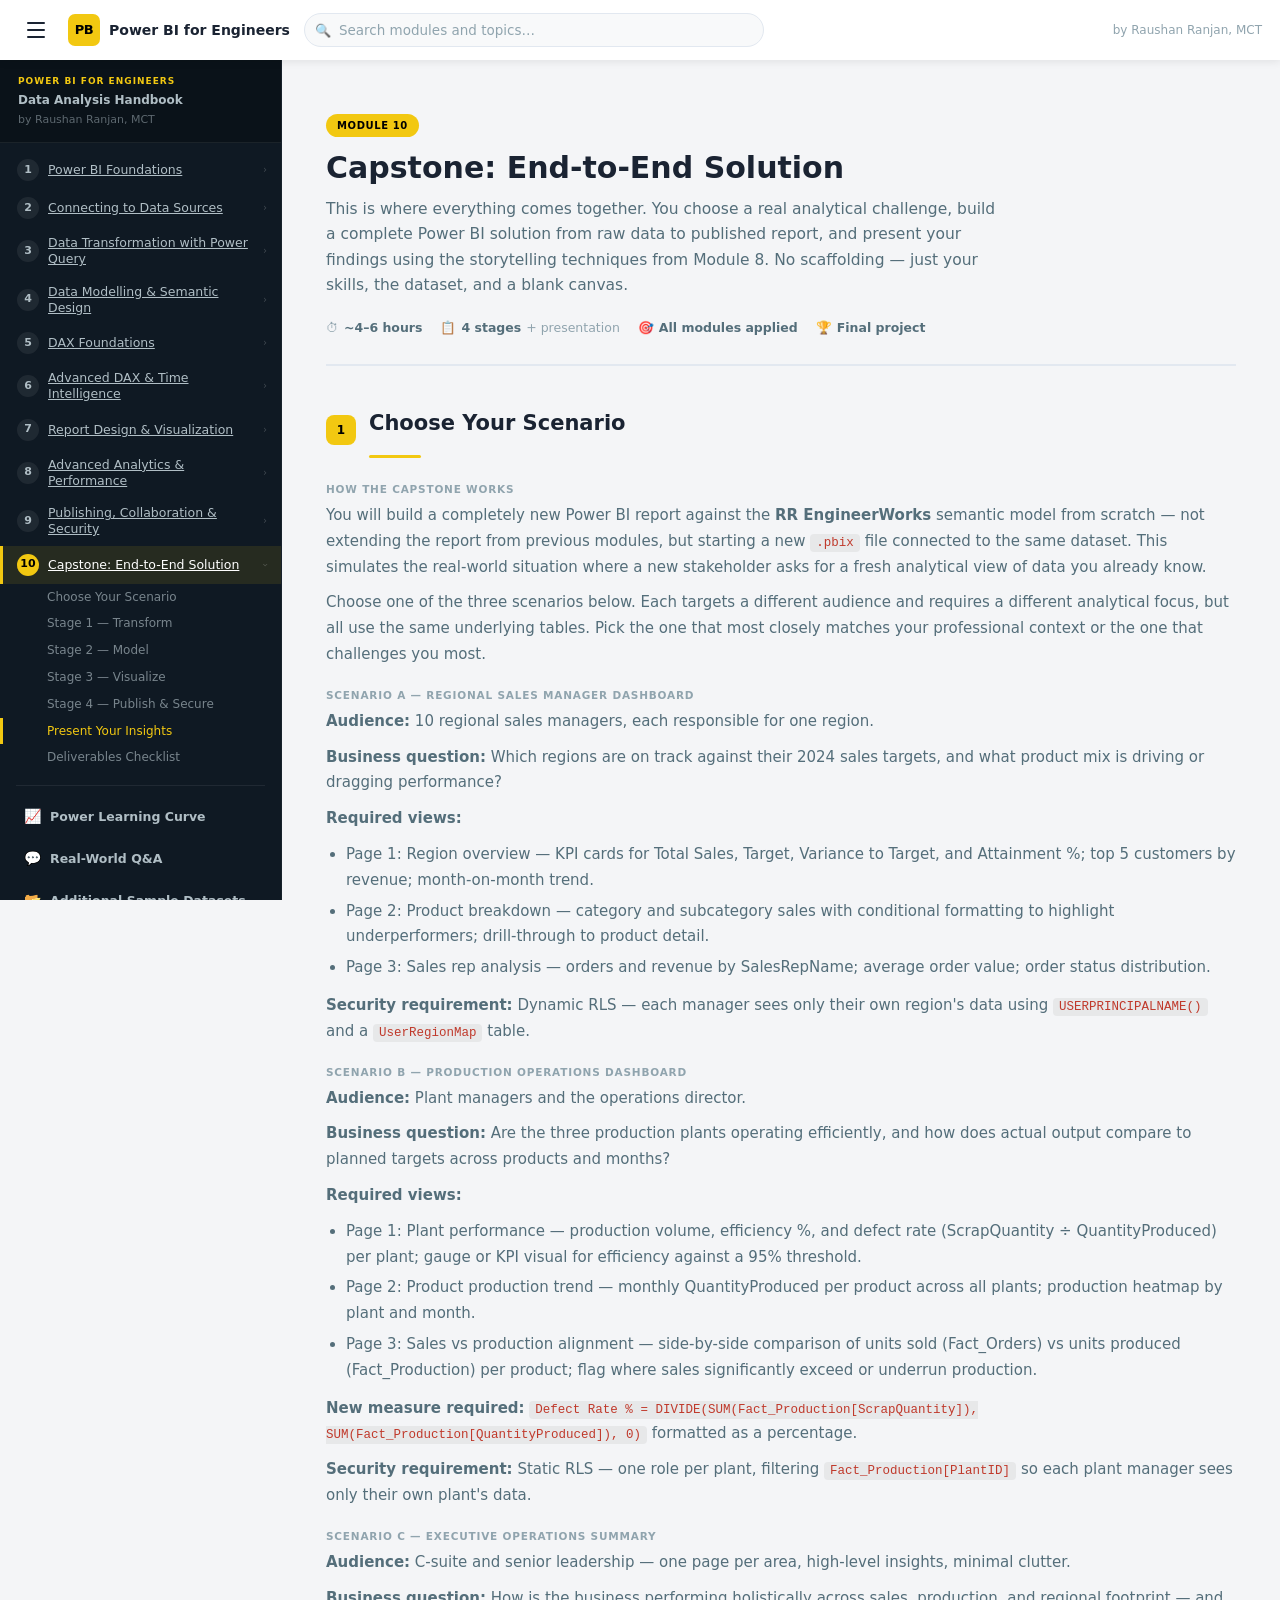
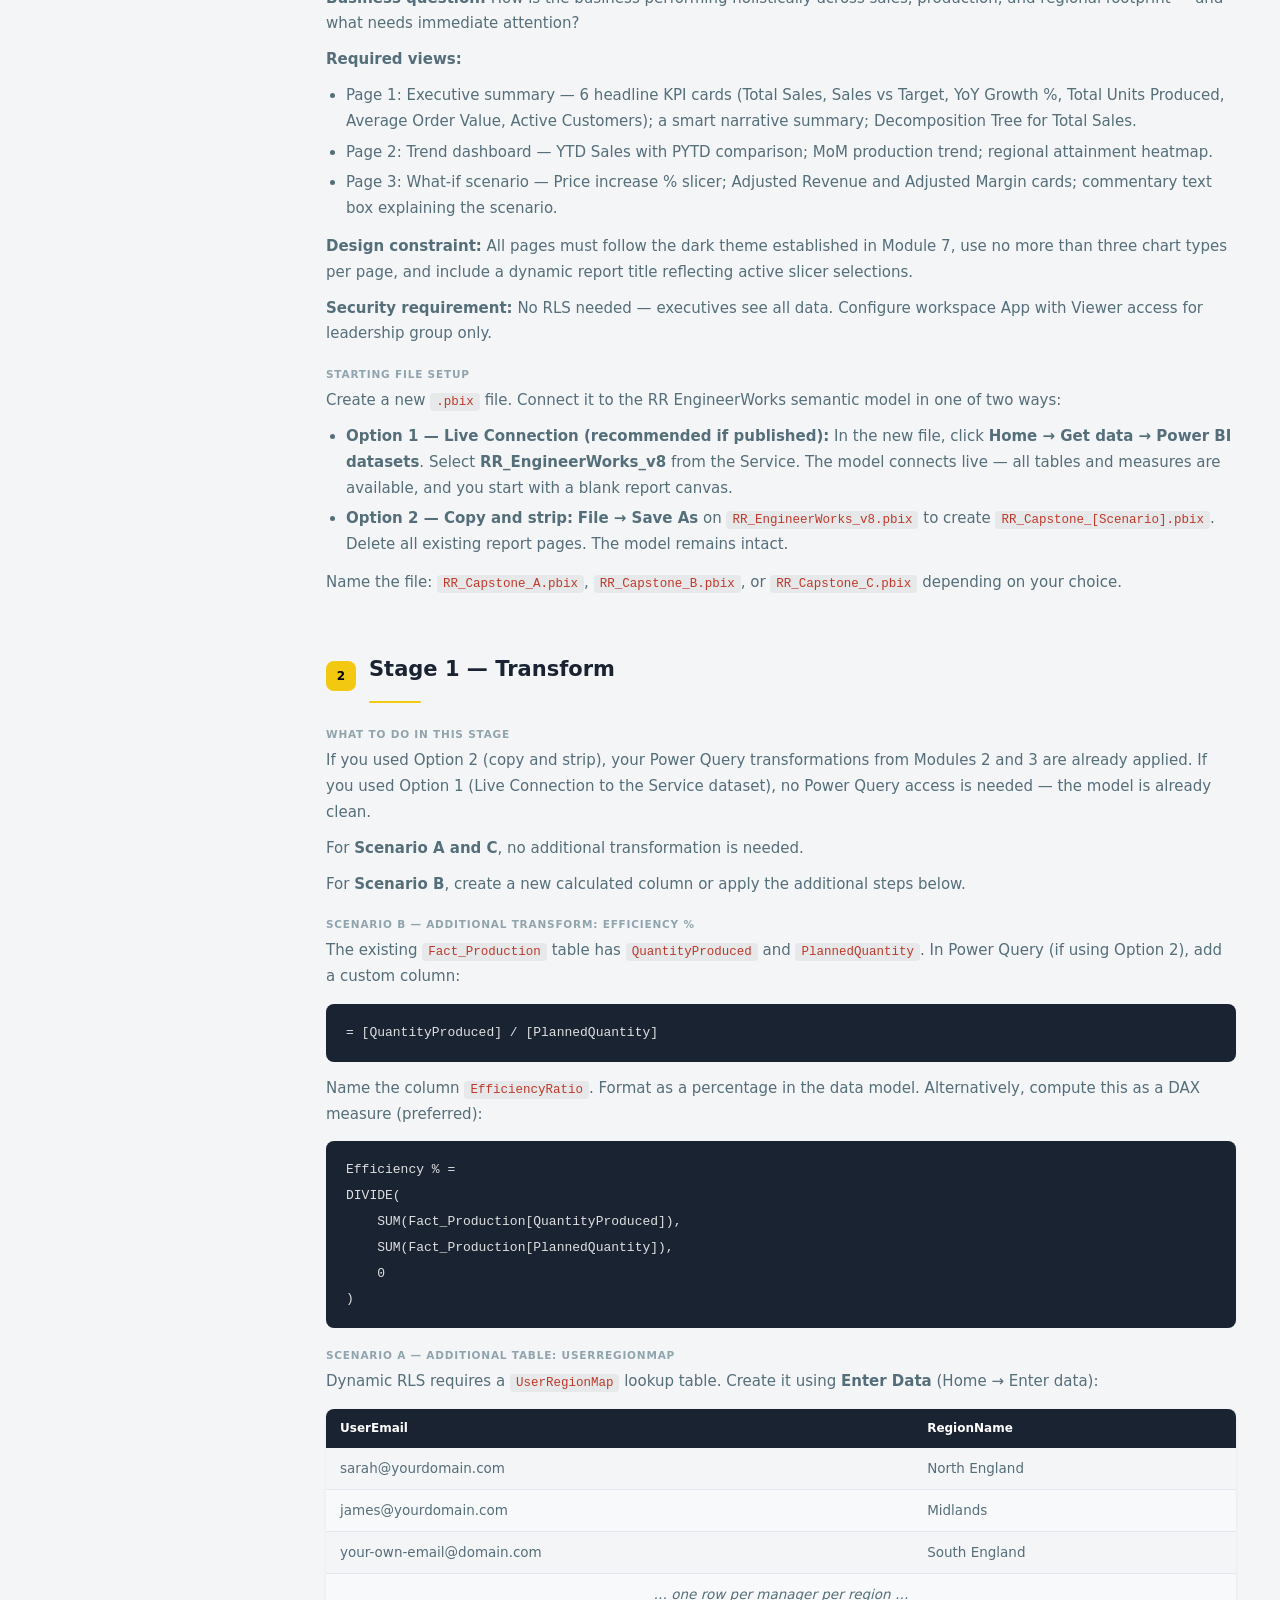
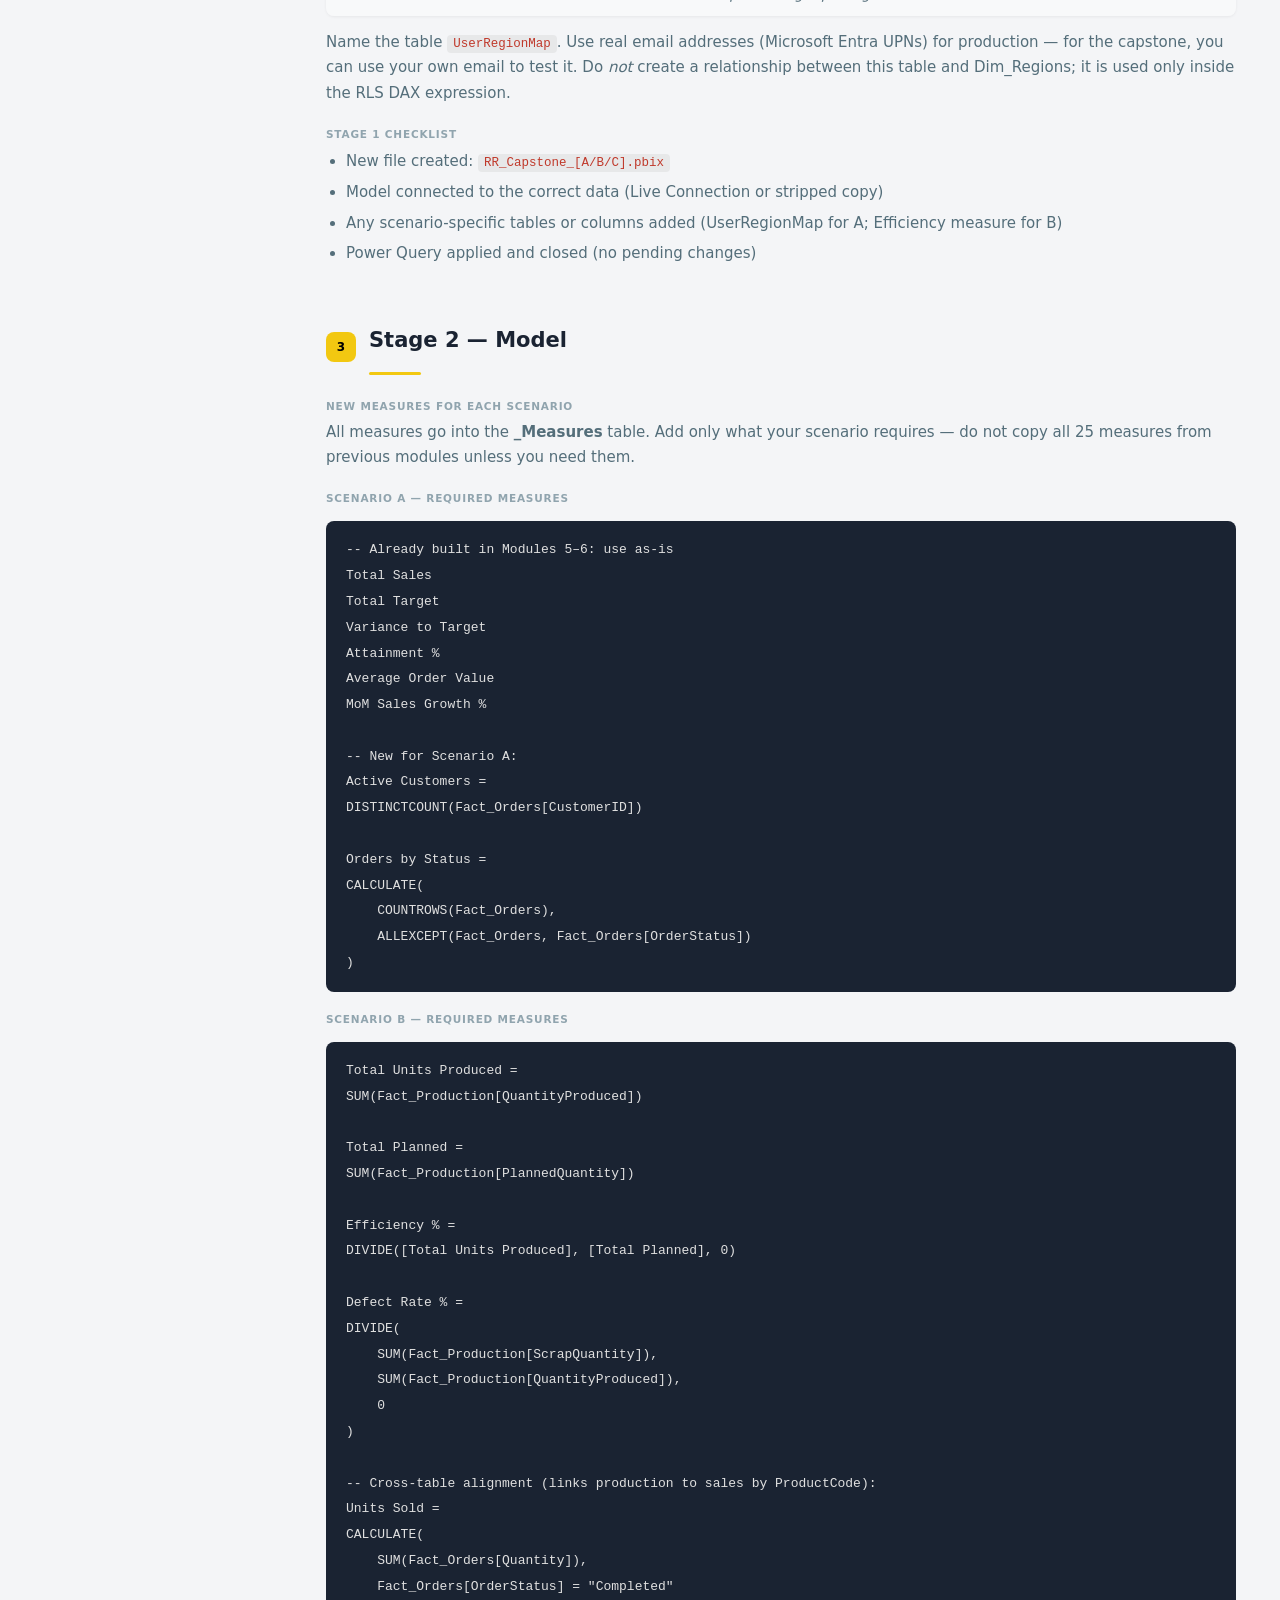
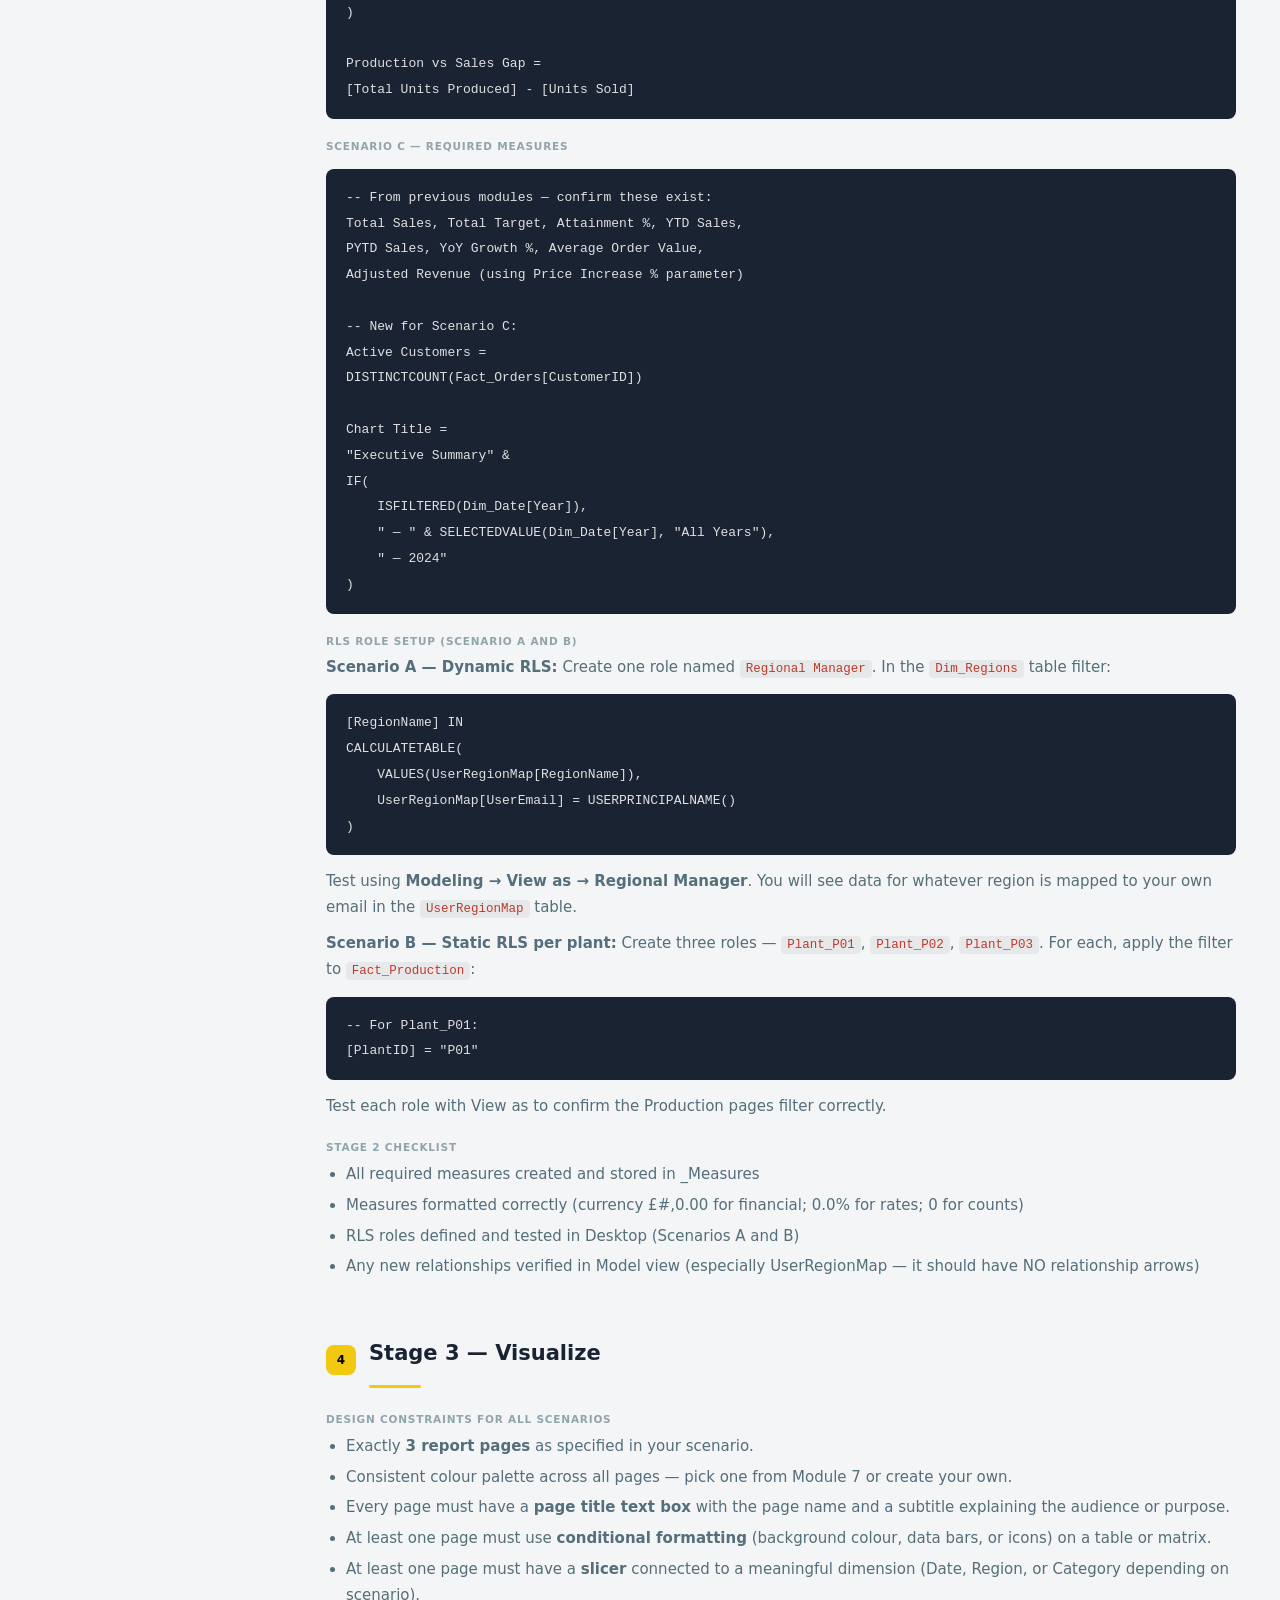
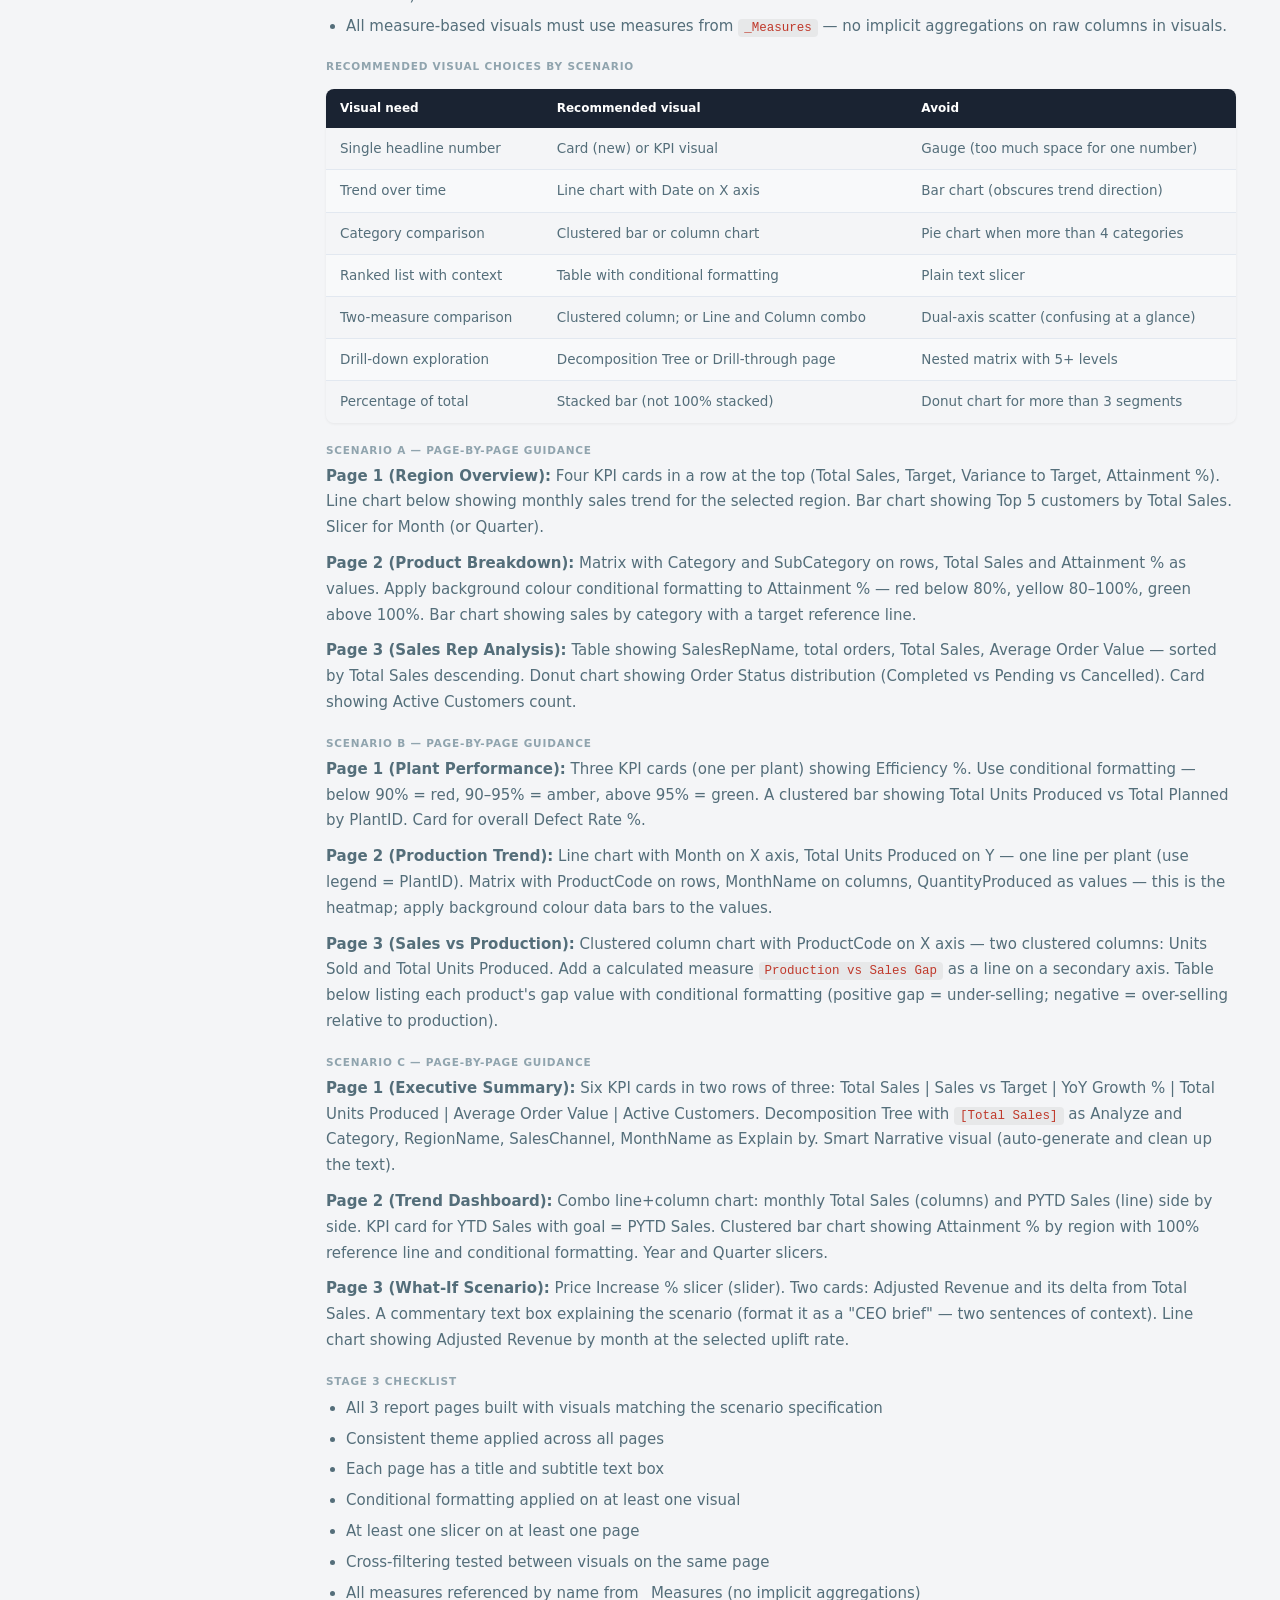
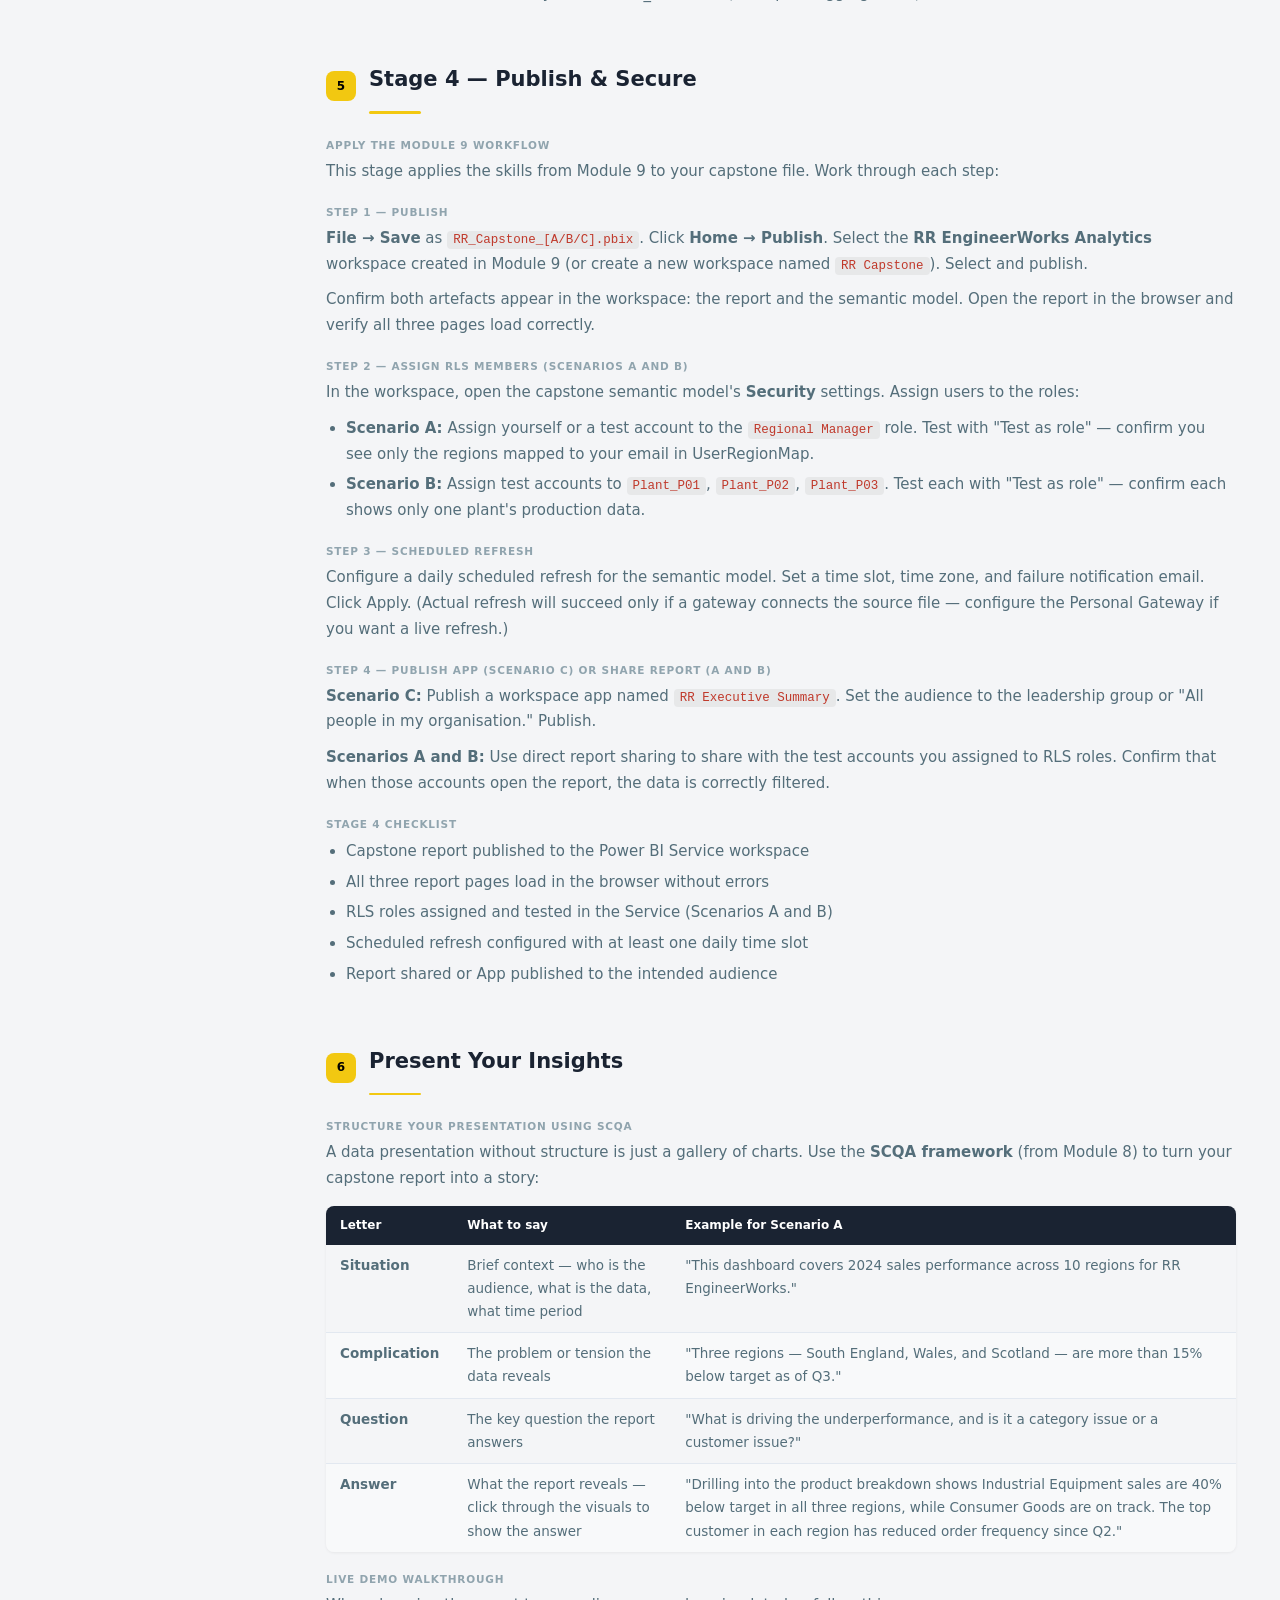
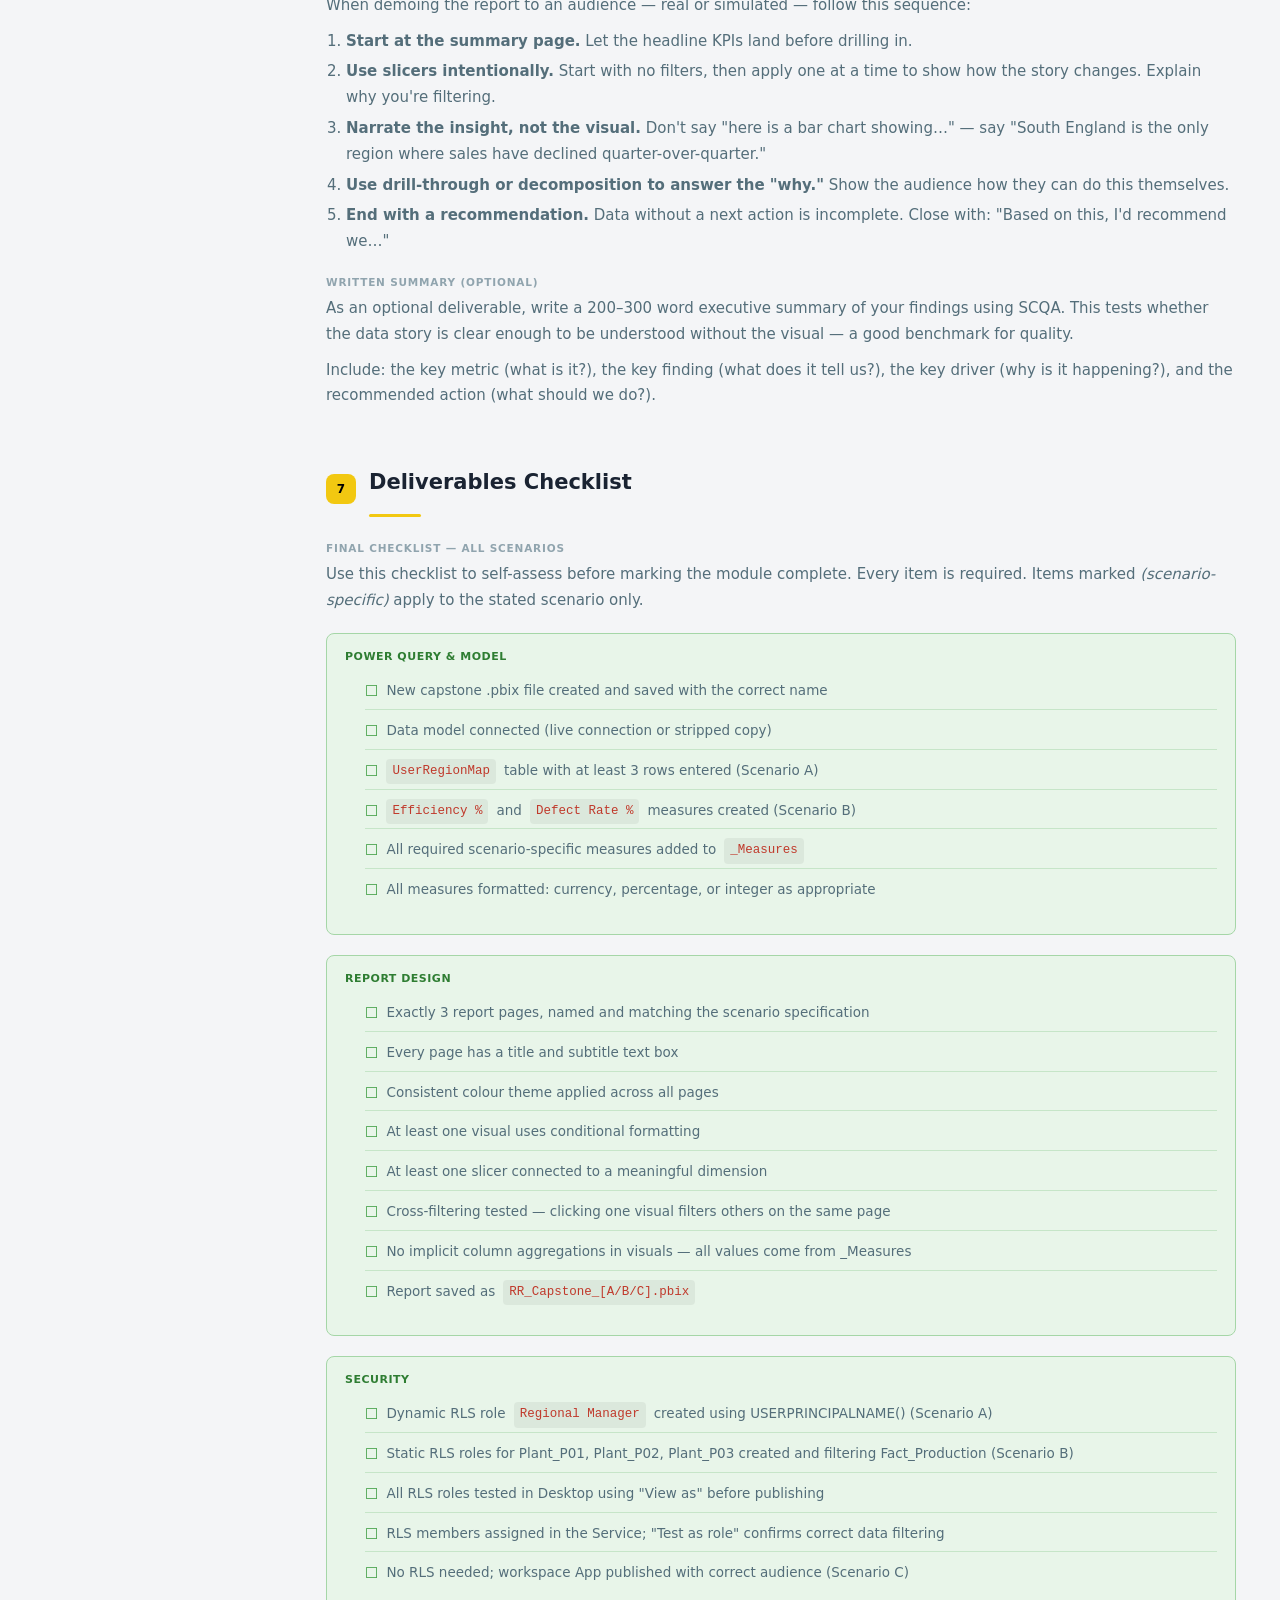
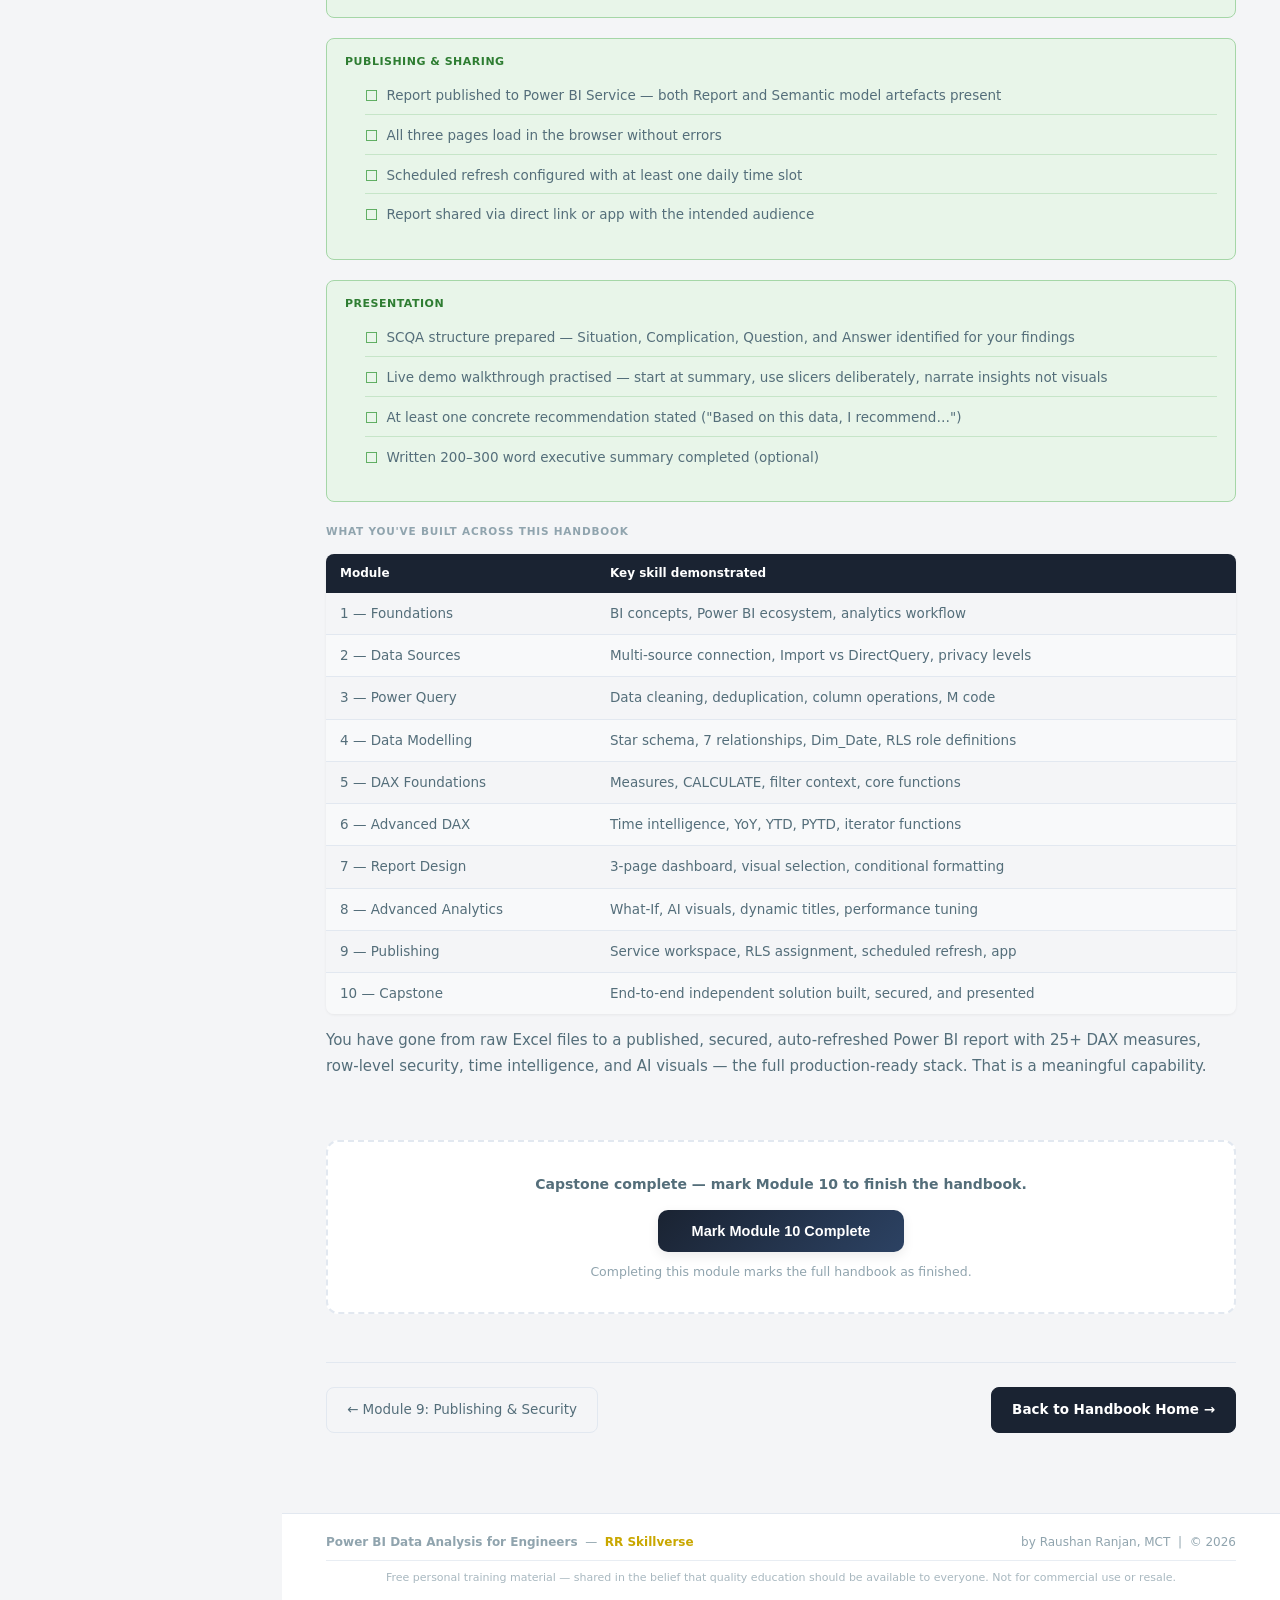
<file: module10.html>
<!DOCTYPE html>
<html lang="en">
<head>
  <meta charset="UTF-8">
  <meta name="viewport" content="width=device-width, initial-scale=1.0">
  <title>Module 10: Capstone — End-to-End Solution | Power BI Data Analysis for Engineers</title>
  <link rel="stylesheet" href="css/handbook.css">
</head>
<body>

  <canvas id="confetti-canvas"></canvas>

  <div class="completion-overlay" id="completion-overlay">
    <div class="completion-card">
      <div class="completion-emoji">🏆</div>
      <div class="completion-title">Handbook Complete!</div>
      <div class="completion-message">Outstanding — you've completed all 10 modules of Power BI Data Analysis for Engineers. You're ready to build production-ready analytics solutions.</div>
      <button class="btn-overlay-close" id="overlay-close">View Summary →</button>
    </div>
  </div>

  <div id="sidebar-overlay" class="sidebar-overlay"></div>

  <header class="topbar">
    <button class="sidebar-toggle" id="sidebar-toggle" aria-label="Toggle navigation">
      <span></span><span></span><span></span>
    </button>
    <a href="index.html" class="topbar-brand">
      <div class="brand-icon">PB</div>
      <span>Power BI for Engineers</span>
    </a>
    <div class="search-wrap">
      <span class="search-icon">🔍</span>
      <input type="search" class="search-input" id="search-input"
             placeholder="Search modules and topics…" autocomplete="off" spellcheck="false">
      <div class="search-results" id="search-results"></div>
    </div>
    <div class="topbar-right">
      <span class="topbar-byline">by <a href="https://raushan-ranjan.azurewebsites.net/" target="_blank" rel="noopener noreferrer" class="author-link">Raushan Ranjan</a>, MCT</span>
    </div>
  </header>

  <nav class="sidebar" id="sidebar"></nav>

  <div class="main-layout">
    <main class="page-content">

      <div class="page-header">
        <span class="module-badge">Module 10</span>
        <h1 class="page-title">Capstone: End-to-End Solution</h1>
        <p class="page-subtitle">
          This is where everything comes together. You choose a real analytical challenge,
          build a complete Power BI solution from raw data to published report, and present
          your findings using the storytelling techniques from Module 8. No scaffolding —
          just your skills, the dataset, and a blank canvas.
        </p>
        <div class="module-meta">
          <span class="meta-pill">⏱ <strong>~4–6 hours</strong></span>
          <span class="meta-pill">📋 <strong>4 stages</strong> + presentation</span>
          <span class="meta-pill">🎯 <strong>All modules applied</strong></span>
          <span class="meta-pill">🏆 <strong>Final project</strong></span>
        </div>
      </div>

      <!-- ================================================
           TOPIC 1 — Choose Your Scenario
           ================================================ -->
      <section class="topic-section" id="scenarios">
        <div class="topic-header">
          <div class="topic-num">1</div>
          <h2 class="topic-title">Choose Your Scenario</h2>
        </div>
        <div class="topic-rule"></div>

        <div class="block">
          <div class="block-label">How the Capstone Works</div>
          <p>
            You will build a completely new Power BI report against the
            <strong>RR EngineerWorks</strong> semantic model from scratch — not extending
            the report from previous modules, but starting a new <code>.pbix</code> file
            connected to the same dataset. This simulates the real-world situation where a
            new stakeholder asks for a fresh analytical view of data you already know.
          </p>
          <p>
            Choose one of the three scenarios below. Each targets a different audience and
            requires a different analytical focus, but all use the same underlying tables.
            Pick the one that most closely matches your professional context or the one that
            challenges you most.
          </p>
        </div>

        <div class="block">
          <div class="block-label">Scenario A — Regional Sales Manager Dashboard</div>
          <p>
            <strong>Audience:</strong> 10 regional sales managers, each responsible for one region.
          </p>
          <p>
            <strong>Business question:</strong> Which regions are on track against their
            2024 sales targets, and what product mix is driving or dragging performance?
          </p>
          <p><strong>Required views:</strong></p>
          <ul>
            <li>Page 1: Region overview — KPI cards for Total Sales, Target, Variance to Target, and Attainment %; top 5 customers by revenue; month-on-month trend.</li>
            <li>Page 2: Product breakdown — category and subcategory sales with conditional formatting to highlight underperformers; drill-through to product detail.</li>
            <li>Page 3: Sales rep analysis — orders and revenue by SalesRepName; average order value; order status distribution.</li>
          </ul>
          <p><strong>Security requirement:</strong> Dynamic RLS — each manager sees only their own region's data using <code>USERPRINCIPALNAME()</code> and a <code>UserRegionMap</code> table.</p>
        </div>

        <div class="block">
          <div class="block-label">Scenario B — Production Operations Dashboard</div>
          <p>
            <strong>Audience:</strong> Plant managers and the operations director.
          </p>
          <p>
            <strong>Business question:</strong> Are the three production plants operating
            efficiently, and how does actual output compare to planned targets across products
            and months?
          </p>
          <p><strong>Required views:</strong></p>
          <ul>
            <li>Page 1: Plant performance — production volume, efficiency %, and defect rate (ScrapQuantity ÷ QuantityProduced) per plant; gauge or KPI visual for efficiency against a 95% threshold.</li>
            <li>Page 2: Product production trend — monthly QuantityProduced per product across all plants; production heatmap by plant and month.</li>
            <li>Page 3: Sales vs production alignment — side-by-side comparison of units sold (Fact_Orders) vs units produced (Fact_Production) per product; flag where sales significantly exceed or underrun production.</li>
          </ul>
          <p><strong>New measure required:</strong> <code>Defect Rate % = DIVIDE(SUM(Fact_Production[ScrapQuantity]), SUM(Fact_Production[QuantityProduced]), 0)</code> formatted as a percentage.</p>
          <p><strong>Security requirement:</strong> Static RLS — one role per plant, filtering <code>Fact_Production[PlantID]</code> so each plant manager sees only their own plant's data.</p>
        </div>

        <div class="block">
          <div class="block-label">Scenario C — Executive Operations Summary</div>
          <p>
            <strong>Audience:</strong> C-suite and senior leadership — one page per area,
            high-level insights, minimal clutter.
          </p>
          <p>
            <strong>Business question:</strong> How is the business performing holistically
            across sales, production, and regional footprint — and what needs immediate
            attention?
          </p>
          <p><strong>Required views:</strong></p>
          <ul>
            <li>Page 1: Executive summary — 6 headline KPI cards (Total Sales, Sales vs Target, YoY Growth %, Total Units Produced, Average Order Value, Active Customers); a smart narrative summary; Decomposition Tree for Total Sales.</li>
            <li>Page 2: Trend dashboard — YTD Sales with PYTD comparison; MoM production trend; regional attainment heatmap.</li>
            <li>Page 3: What-if scenario — Price increase % slicer; Adjusted Revenue and Adjusted Margin cards; commentary text box explaining the scenario.</li>
          </ul>
          <p><strong>Design constraint:</strong> All pages must follow the dark theme established in Module 7, use no more than three chart types per page, and include a dynamic report title reflecting active slicer selections.</p>
          <p><strong>Security requirement:</strong> No RLS needed — executives see all data. Configure workspace App with Viewer access for leadership group only.</p>
        </div>

        <div class="block">
          <div class="block-label">Starting File Setup</div>
          <p>
            Create a new <code>.pbix</code> file. Connect it to the RR EngineerWorks
            semantic model in one of two ways:
          </p>
          <ul>
            <li>
              <strong>Option 1 — Live Connection (recommended if published):</strong>
              In the new file, click <strong>Home → Get data → Power BI datasets</strong>.
              Select <strong>RR_EngineerWorks_v8</strong> from the Service. The model
              connects live — all tables and measures are available, and you start with
              a blank report canvas.
            </li>
            <li>
              <strong>Option 2 — Copy and strip:</strong>
              <strong>File → Save As</strong> on <code>RR_EngineerWorks_v8.pbix</code>
              to create <code>RR_Capstone_[Scenario].pbix</code>. Delete all existing
              report pages. The model remains intact.
            </li>
          </ul>
          <p>
            Name the file: <code>RR_Capstone_A.pbix</code>, <code>RR_Capstone_B.pbix</code>,
            or <code>RR_Capstone_C.pbix</code> depending on your choice.
          </p>
        </div>
      </section>

      <!-- ================================================
           TOPIC 2 — Stage 1: Transform
           ================================================ -->
      <section class="topic-section" id="build-transform">
        <div class="topic-header">
          <div class="topic-num">2</div>
          <h2 class="topic-title">Stage 1 — Transform</h2>
        </div>
        <div class="topic-rule"></div>

        <div class="block">
          <div class="block-label">What to Do in This Stage</div>
          <p>
            If you used Option 2 (copy and strip), your Power Query transformations from
            Modules 2 and 3 are already applied. If you used Option 1 (Live Connection to
            the Service dataset), no Power Query access is needed — the model is already clean.
          </p>
          <p>
            For <strong>Scenario A and C</strong>, no additional transformation is needed.
          </p>
          <p>
            For <strong>Scenario B</strong>, create a new calculated column or apply the
            additional steps below.
          </p>
        </div>

        <div class="block">
          <div class="block-label">Scenario B — Additional Transform: Efficiency %</div>
          <p>
            The existing <code>Fact_Production</code> table has <code>QuantityProduced</code>
            and <code>PlannedQuantity</code>. In Power Query (if using Option 2), add a
            custom column:
          </p>
          <pre><code>= [QuantityProduced] / [PlannedQuantity]</code></pre>
          <p>
            Name the column <code>EfficiencyRatio</code>. Format as a percentage in the
            data model. Alternatively, compute this as a DAX measure (preferred):
          </p>
          <pre><code>Efficiency % =
DIVIDE(
    SUM(Fact_Production[QuantityProduced]),
    SUM(Fact_Production[PlannedQuantity]),
    0
)</code></pre>
        </div>

        <div class="block">
          <div class="block-label">Scenario A — Additional Table: UserRegionMap</div>
          <p>
            Dynamic RLS requires a <code>UserRegionMap</code> lookup table. Create it
            using <strong>Enter Data</strong> (Home → Enter data):
          </p>
          <table class="data-table">
            <thead><tr><th>UserEmail</th><th>RegionName</th></tr></thead>
            <tbody>
              <tr><td>sarah@yourdomain.com</td><td>North England</td></tr>
              <tr><td>james@yourdomain.com</td><td>Midlands</td></tr>
              <tr><td>your-own-email@domain.com</td><td>South England</td></tr>
              <tr><td colspan="2" style="text-align:center; font-style:italic;">… one row per manager per region …</td></tr>
            </tbody>
          </table>
          <p>
            Name the table <code>UserRegionMap</code>. Use real email addresses
            (Microsoft Entra UPNs) for production — for the capstone, you can use your
            own email to test it. Do <em>not</em> create a relationship between this table
            and Dim_Regions; it is used only inside the RLS DAX expression.
          </p>
        </div>

        <div class="block">
          <div class="block-label">Stage 1 Checklist</div>
          <ul>
            <li>New file created: <code>RR_Capstone_[A/B/C].pbix</code></li>
            <li>Model connected to the correct data (Live Connection or stripped copy)</li>
            <li>Any scenario-specific tables or columns added (UserRegionMap for A; Efficiency measure for B)</li>
            <li>Power Query applied and closed (no pending changes)</li>
          </ul>
        </div>
      </section>

      <!-- ================================================
           TOPIC 3 — Stage 2: Model
           ================================================ -->
      <section class="topic-section" id="build-model">
        <div class="topic-header">
          <div class="topic-num">3</div>
          <h2 class="topic-title">Stage 2 — Model</h2>
        </div>
        <div class="topic-rule"></div>

        <div class="block">
          <div class="block-label">New Measures for Each Scenario</div>
          <p>
            All measures go into the <strong>_Measures</strong> table. Add only what your
            scenario requires — do not copy all 25 measures from previous modules unless
            you need them.
          </p>
        </div>

        <div class="block">
          <div class="block-label">Scenario A — Required Measures</div>
          <pre><code>-- Already built in Modules 5–6: use as-is
Total Sales
Total Target
Variance to Target
Attainment %
Average Order Value
MoM Sales Growth %

-- New for Scenario A:
Active Customers =
DISTINCTCOUNT(Fact_Orders[CustomerID])

Orders by Status =
CALCULATE(
    COUNTROWS(Fact_Orders),
    ALLEXCEPT(Fact_Orders, Fact_Orders[OrderStatus])
)</code></pre>
        </div>

        <div class="block">
          <div class="block-label">Scenario B — Required Measures</div>
          <pre><code>Total Units Produced =
SUM(Fact_Production[QuantityProduced])

Total Planned =
SUM(Fact_Production[PlannedQuantity])

Efficiency % =
DIVIDE([Total Units Produced], [Total Planned], 0)

Defect Rate % =
DIVIDE(
    SUM(Fact_Production[ScrapQuantity]),
    SUM(Fact_Production[QuantityProduced]),
    0
)

-- Cross-table alignment (links production to sales by ProductCode):
Units Sold =
CALCULATE(
    SUM(Fact_Orders[Quantity]),
    Fact_Orders[OrderStatus] = "Completed"
)

Production vs Sales Gap =
[Total Units Produced] - [Units Sold]</code></pre>
        </div>

        <div class="block">
          <div class="block-label">Scenario C — Required Measures</div>
          <pre><code>-- From previous modules — confirm these exist:
Total Sales, Total Target, Attainment %, YTD Sales,
PYTD Sales, YoY Growth %, Average Order Value,
Adjusted Revenue (using Price Increase % parameter)

-- New for Scenario C:
Active Customers =
DISTINCTCOUNT(Fact_Orders[CustomerID])

Chart Title =
"Executive Summary" &amp;
IF(
    ISFILTERED(Dim_Date[Year]),
    " — " &amp; SELECTEDVALUE(Dim_Date[Year], "All Years"),
    " — 2024"
)</code></pre>
        </div>

        <div class="block">
          <div class="block-label">RLS Role Setup (Scenario A and B)</div>
          <p>
            <strong>Scenario A — Dynamic RLS:</strong> Create one role named
            <code>Regional Manager</code>. In the <code>Dim_Regions</code> table filter:
          </p>
          <pre><code>[RegionName] IN
CALCULATETABLE(
    VALUES(UserRegionMap[RegionName]),
    UserRegionMap[UserEmail] = USERPRINCIPALNAME()
)</code></pre>
          <p>
            Test using <strong>Modeling → View as → Regional Manager</strong>. You will
            see data for whatever region is mapped to your own email in the
            <code>UserRegionMap</code> table.
          </p>
          <p>
            <strong>Scenario B — Static RLS per plant:</strong> Create three roles —
            <code>Plant_P01</code>, <code>Plant_P02</code>, <code>Plant_P03</code>.
            For each, apply the filter to <code>Fact_Production</code>:
          </p>
          <pre><code>-- For Plant_P01:
[PlantID] = "P01"</code></pre>
          <p>
            Test each role with View as to confirm the Production pages filter correctly.
          </p>
        </div>

        <div class="block">
          <div class="block-label">Stage 2 Checklist</div>
          <ul>
            <li>All required measures created and stored in _Measures</li>
            <li>Measures formatted correctly (currency £#,0.00 for financial; 0.0% for rates; 0 for counts)</li>
            <li>RLS roles defined and tested in Desktop (Scenarios A and B)</li>
            <li>Any new relationships verified in Model view (especially UserRegionMap — it should have NO relationship arrows)</li>
          </ul>
        </div>
      </section>

      <!-- ================================================
           TOPIC 4 — Stage 3: Visualize
           ================================================ -->
      <section class="topic-section" id="build-visualize">
        <div class="topic-header">
          <div class="topic-num">4</div>
          <h2 class="topic-title">Stage 3 — Visualize</h2>
        </div>
        <div class="topic-rule"></div>

        <div class="block">
          <div class="block-label">Design Constraints for All Scenarios</div>
          <ul>
            <li>Exactly <strong>3 report pages</strong> as specified in your scenario.</li>
            <li>Consistent colour palette across all pages — pick one from Module 7 or create your own.</li>
            <li>Every page must have a <strong>page title text box</strong> with the page name and a subtitle explaining the audience or purpose.</li>
            <li>At least one page must use <strong>conditional formatting</strong> (background colour, data bars, or icons) on a table or matrix.</li>
            <li>At least one page must have a <strong>slicer</strong> connected to a meaningful dimension (Date, Region, or Category depending on scenario).</li>
            <li>All measure-based visuals must use measures from <code>_Measures</code> — no implicit aggregations on raw columns in visuals.</li>
          </ul>
        </div>

        <div class="block">
          <div class="block-label">Recommended Visual Choices by Scenario</div>
          <table class="data-table">
            <thead><tr><th>Visual need</th><th>Recommended visual</th><th>Avoid</th></tr></thead>
            <tbody>
              <tr><td>Single headline number</td><td>Card (new) or KPI visual</td><td>Gauge (too much space for one number)</td></tr>
              <tr><td>Trend over time</td><td>Line chart with Date on X axis</td><td>Bar chart (obscures trend direction)</td></tr>
              <tr><td>Category comparison</td><td>Clustered bar or column chart</td><td>Pie chart when more than 4 categories</td></tr>
              <tr><td>Ranked list with context</td><td>Table with conditional formatting</td><td>Plain text slicer</td></tr>
              <tr><td>Two-measure comparison</td><td>Clustered column; or Line and Column combo</td><td>Dual-axis scatter (confusing at a glance)</td></tr>
              <tr><td>Drill-down exploration</td><td>Decomposition Tree or Drill-through page</td><td>Nested matrix with 5+ levels</td></tr>
              <tr><td>Percentage of total</td><td>Stacked bar (not 100% stacked)</td><td>Donut chart for more than 3 segments</td></tr>
            </tbody>
          </table>
        </div>

        <div class="block">
          <div class="block-label">Scenario A — Page-by-Page Guidance</div>
          <p>
            <strong>Page 1 (Region Overview):</strong> Four KPI cards in a row at the top
            (Total Sales, Target, Variance to Target, Attainment %). Line chart below showing
            monthly sales trend for the selected region. Bar chart showing Top 5 customers
            by Total Sales. Slicer for Month (or Quarter).
          </p>
          <p>
            <strong>Page 2 (Product Breakdown):</strong> Matrix with Category and SubCategory
            on rows, Total Sales and Attainment % as values. Apply background colour conditional
            formatting to Attainment % — red below 80%, yellow 80–100%, green above 100%.
            Bar chart showing sales by category with a target reference line.
          </p>
          <p>
            <strong>Page 3 (Sales Rep Analysis):</strong> Table showing SalesRepName,
            total orders, Total Sales, Average Order Value — sorted by Total Sales descending.
            Donut chart showing Order Status distribution (Completed vs Pending vs Cancelled).
            Card showing Active Customers count.
          </p>
        </div>

        <div class="block">
          <div class="block-label">Scenario B — Page-by-Page Guidance</div>
          <p>
            <strong>Page 1 (Plant Performance):</strong> Three KPI cards (one per plant) showing
            Efficiency %. Use conditional formatting — below 90% = red, 90–95% = amber,
            above 95% = green. A clustered bar showing Total Units Produced vs Total Planned
            by PlantID. Card for overall Defect Rate %.
          </p>
          <p>
            <strong>Page 2 (Production Trend):</strong> Line chart with Month on X axis,
            Total Units Produced on Y — one line per plant (use legend = PlantID). Matrix with
            ProductCode on rows, MonthName on columns, QuantityProduced as values —
            this is the heatmap; apply background colour data bars to the values.
          </p>
          <p>
            <strong>Page 3 (Sales vs Production):</strong> Clustered column chart with
            ProductCode on X axis — two clustered columns: Units Sold and Total Units Produced.
            Add a calculated measure <code>Production vs Sales Gap</code> as a line on a
            secondary axis. Table below listing each product's gap value with conditional
            formatting (positive gap = under-selling; negative = over-selling relative to production).
          </p>
        </div>

        <div class="block">
          <div class="block-label">Scenario C — Page-by-Page Guidance</div>
          <p>
            <strong>Page 1 (Executive Summary):</strong> Six KPI cards in two rows of three:
            Total Sales | Sales vs Target | YoY Growth % | Total Units Produced | Average Order Value | Active Customers.
            Decomposition Tree with <code>[Total Sales]</code> as Analyze and Category,
            RegionName, SalesChannel, MonthName as Explain by. Smart Narrative visual
            (auto-generate and clean up the text).
          </p>
          <p>
            <strong>Page 2 (Trend Dashboard):</strong> Combo line+column chart: monthly
            Total Sales (columns) and PYTD Sales (line) side by side. KPI card for YTD Sales
            with goal = PYTD Sales. Clustered bar chart showing Attainment % by region with
            100% reference line and conditional formatting. Year and Quarter slicers.
          </p>
          <p>
            <strong>Page 3 (What-If Scenario):</strong> Price Increase % slicer (slider).
            Two cards: Adjusted Revenue and its delta from Total Sales. A commentary
            text box explaining the scenario (format it as a "CEO brief" — two sentences
            of context). Line chart showing Adjusted Revenue by month at the selected
            uplift rate.
          </p>
        </div>

        <div class="block">
          <div class="block-label">Stage 3 Checklist</div>
          <ul>
            <li>All 3 report pages built with visuals matching the scenario specification</li>
            <li>Consistent theme applied across all pages</li>
            <li>Each page has a title and subtitle text box</li>
            <li>Conditional formatting applied on at least one visual</li>
            <li>At least one slicer on at least one page</li>
            <li>Cross-filtering tested between visuals on the same page</li>
            <li>All measures referenced by name from _Measures (no implicit aggregations)</li>
          </ul>
        </div>
      </section>

      <!-- ================================================
           TOPIC 5 — Stage 4: Publish & Secure
           ================================================ -->
      <section class="topic-section" id="build-publish">
        <div class="topic-header">
          <div class="topic-num">5</div>
          <h2 class="topic-title">Stage 4 — Publish &amp; Secure</h2>
        </div>
        <div class="topic-rule"></div>

        <div class="block">
          <div class="block-label">Apply the Module 9 Workflow</div>
          <p>
            This stage applies the skills from Module 9 to your capstone file.
            Work through each step:
          </p>
        </div>

        <div class="block">
          <div class="block-label">Step 1 — Publish</div>
          <p>
            <strong>File → Save</strong> as <code>RR_Capstone_[A/B/C].pbix</code>.
            Click <strong>Home → Publish</strong>. Select the <strong>RR EngineerWorks
            Analytics</strong> workspace created in Module 9 (or create a new workspace
            named <code>RR Capstone</code>). Select and publish.
          </p>
          <p>
            Confirm both artefacts appear in the workspace: the report and the semantic model.
            Open the report in the browser and verify all three pages load correctly.
          </p>
        </div>

        <div class="block">
          <div class="block-label">Step 2 — Assign RLS Members (Scenarios A and B)</div>
          <p>
            In the workspace, open the capstone semantic model's <strong>Security</strong> settings.
            Assign users to the roles:
          </p>
          <ul>
            <li><strong>Scenario A:</strong> Assign yourself or a test account to the <code>Regional Manager</code> role. Test with "Test as role" — confirm you see only the regions mapped to your email in UserRegionMap.</li>
            <li><strong>Scenario B:</strong> Assign test accounts to <code>Plant_P01</code>, <code>Plant_P02</code>, <code>Plant_P03</code>. Test each with "Test as role" — confirm each shows only one plant's production data.</li>
          </ul>
        </div>

        <div class="block">
          <div class="block-label">Step 3 — Scheduled Refresh</div>
          <p>
            Configure a daily scheduled refresh for the semantic model. Set a time slot,
            time zone, and failure notification email. Click Apply. (Actual refresh will
            succeed only if a gateway connects the source file — configure the Personal
            Gateway if you want a live refresh.)
          </p>
        </div>

        <div class="block">
          <div class="block-label">Step 4 — Publish App (Scenario C) or Share Report (A and B)</div>
          <p>
            <strong>Scenario C:</strong> Publish a workspace app named <code>RR Executive
            Summary</code>. Set the audience to the leadership group or "All people in my
            organisation." Publish.
          </p>
          <p>
            <strong>Scenarios A and B:</strong> Use direct report sharing to share with the
            test accounts you assigned to RLS roles. Confirm that when those accounts open the
            report, the data is correctly filtered.
          </p>
        </div>

        <div class="block">
          <div class="block-label">Stage 4 Checklist</div>
          <ul>
            <li>Capstone report published to the Power BI Service workspace</li>
            <li>All three report pages load in the browser without errors</li>
            <li>RLS roles assigned and tested in the Service (Scenarios A and B)</li>
            <li>Scheduled refresh configured with at least one daily time slot</li>
            <li>Report shared or App published to the intended audience</li>
          </ul>
        </div>
      </section>

      <!-- ================================================
           TOPIC 6 — Present Your Insights
           ================================================ -->
      <section class="topic-section" id="present">
        <div class="topic-header">
          <div class="topic-num">6</div>
          <h2 class="topic-title">Present Your Insights</h2>
        </div>
        <div class="topic-rule"></div>

        <div class="block">
          <div class="block-label">Structure Your Presentation Using SCQA</div>
          <p>
            A data presentation without structure is just a gallery of charts.
            Use the <strong>SCQA framework</strong> (from Module 8) to turn your capstone
            report into a story:
          </p>
          <table class="data-table">
            <thead><tr><th>Letter</th><th>What to say</th><th>Example for Scenario A</th></tr></thead>
            <tbody>
              <tr>
                <td><strong>Situation</strong></td>
                <td>Brief context — who is the audience, what is the data, what time period</td>
                <td>"This dashboard covers 2024 sales performance across 10 regions for RR EngineerWorks."</td>
              </tr>
              <tr>
                <td><strong>Complication</strong></td>
                <td>The problem or tension the data reveals</td>
                <td>"Three regions — South England, Wales, and Scotland — are more than 15% below target as of Q3."</td>
              </tr>
              <tr>
                <td><strong>Question</strong></td>
                <td>The key question the report answers</td>
                <td>"What is driving the underperformance, and is it a category issue or a customer issue?"</td>
              </tr>
              <tr>
                <td><strong>Answer</strong></td>
                <td>What the report reveals — click through the visuals to show the answer</td>
                <td>"Drilling into the product breakdown shows Industrial Equipment sales are 40% below target in all three regions, while Consumer Goods are on track. The top customer in each region has reduced order frequency since Q2."</td>
              </tr>
            </tbody>
          </table>
        </div>

        <div class="block">
          <div class="block-label">Live Demo Walkthrough</div>
          <p>
            When demoing the report to an audience — real or simulated — follow this sequence:
          </p>
          <ol>
            <li><strong>Start at the summary page.</strong> Let the headline KPIs land before drilling in.</li>
            <li><strong>Use slicers intentionally.</strong> Start with no filters, then apply one at a time to show how the story changes. Explain why you're filtering.</li>
            <li><strong>Narrate the insight, not the visual.</strong> Don't say "here is a bar chart showing…" — say "South England is the only region where sales have declined quarter-over-quarter."</li>
            <li><strong>Use drill-through or decomposition to answer the "why."</strong> Show the audience how they can do this themselves.</li>
            <li><strong>End with a recommendation.</strong> Data without a next action is incomplete. Close with: "Based on this, I'd recommend we…"</li>
          </ol>
        </div>

        <div class="block">
          <div class="block-label">Written Summary (Optional)</div>
          <p>
            As an optional deliverable, write a 200–300 word executive summary of your findings
            using SCQA. This tests whether the data story is clear enough to be understood
            without the visual — a good benchmark for quality.
          </p>
          <p>
            Include: the key metric (what is it?), the key finding (what does it tell us?),
            the key driver (why is it happening?), and the recommended action (what should we do?).
          </p>
        </div>
      </section>

      <!-- ================================================
           TOPIC 7 — Deliverables Checklist
           ================================================ -->
      <section class="topic-section" id="deliverables">
        <div class="topic-header">
          <div class="topic-num">7</div>
          <h2 class="topic-title">Deliverables Checklist</h2>
        </div>
        <div class="topic-rule"></div>

        <div class="block">
          <div class="block-label">Final Checklist — All Scenarios</div>
          <p>
            Use this checklist to self-assess before marking the module complete.
            Every item is required. Items marked <em>(scenario-specific)</em> apply
            to the stated scenario only.
          </p>
        </div>

        <div class="verify-box">
          <div class="verify-title">Power Query &amp; Model</div>
          <ul class="verify-list">
            <li>New capstone .pbix file created and saved with the correct name</li>
            <li>Data model connected (live connection or stripped copy)</li>
            <li><code>UserRegionMap</code> table with at least 3 rows entered (Scenario A)</li>
            <li><code>Efficiency %</code> and <code>Defect Rate %</code> measures created (Scenario B)</li>
            <li>All required scenario-specific measures added to <code>_Measures</code></li>
            <li>All measures formatted: currency, percentage, or integer as appropriate</li>
          </ul>
        </div>

        <div class="verify-box">
          <div class="verify-title">Report Design</div>
          <ul class="verify-list">
            <li>Exactly 3 report pages, named and matching the scenario specification</li>
            <li>Every page has a title and subtitle text box</li>
            <li>Consistent colour theme applied across all pages</li>
            <li>At least one visual uses conditional formatting</li>
            <li>At least one slicer connected to a meaningful dimension</li>
            <li>Cross-filtering tested — clicking one visual filters others on the same page</li>
            <li>No implicit column aggregations in visuals — all values come from _Measures</li>
            <li>Report saved as <code>RR_Capstone_[A/B/C].pbix</code></li>
          </ul>
        </div>

        <div class="verify-box">
          <div class="verify-title">Security</div>
          <ul class="verify-list">
            <li>Dynamic RLS role <code>Regional Manager</code> created using USERPRINCIPALNAME() (Scenario A)</li>
            <li>Static RLS roles for Plant_P01, Plant_P02, Plant_P03 created and filtering Fact_Production (Scenario B)</li>
            <li>All RLS roles tested in Desktop using "View as" before publishing</li>
            <li>RLS members assigned in the Service; "Test as role" confirms correct data filtering</li>
            <li>No RLS needed; workspace App published with correct audience (Scenario C)</li>
          </ul>
        </div>

        <div class="verify-box">
          <div class="verify-title">Publishing &amp; Sharing</div>
          <ul class="verify-list">
            <li>Report published to Power BI Service — both Report and Semantic model artefacts present</li>
            <li>All three pages load in the browser without errors</li>
            <li>Scheduled refresh configured with at least one daily time slot</li>
            <li>Report shared via direct link or app with the intended audience</li>
          </ul>
        </div>

        <div class="verify-box">
          <div class="verify-title">Presentation</div>
          <ul class="verify-list">
            <li>SCQA structure prepared — Situation, Complication, Question, and Answer identified for your findings</li>
            <li>Live demo walkthrough practised — start at summary, use slicers deliberately, narrate insights not visuals</li>
            <li>At least one concrete recommendation stated ("Based on this data, I recommend…")</li>
            <li>Written 200–300 word executive summary completed (optional)</li>
          </ul>
        </div>

        <div class="block">
          <div class="block-label">What You've Built Across This Handbook</div>
          <table class="data-table">
            <thead><tr><th>Module</th><th>Key skill demonstrated</th></tr></thead>
            <tbody>
              <tr><td>1 — Foundations</td><td>BI concepts, Power BI ecosystem, analytics workflow</td></tr>
              <tr><td>2 — Data Sources</td><td>Multi-source connection, Import vs DirectQuery, privacy levels</td></tr>
              <tr><td>3 — Power Query</td><td>Data cleaning, deduplication, column operations, M code</td></tr>
              <tr><td>4 — Data Modelling</td><td>Star schema, 7 relationships, Dim_Date, RLS role definitions</td></tr>
              <tr><td>5 — DAX Foundations</td><td>Measures, CALCULATE, filter context, core functions</td></tr>
              <tr><td>6 — Advanced DAX</td><td>Time intelligence, YoY, YTD, PYTD, iterator functions</td></tr>
              <tr><td>7 — Report Design</td><td>3-page dashboard, visual selection, conditional formatting</td></tr>
              <tr><td>8 — Advanced Analytics</td><td>What-If, AI visuals, dynamic titles, performance tuning</td></tr>
              <tr><td>9 — Publishing</td><td>Service workspace, RLS assignment, scheduled refresh, app</td></tr>
              <tr><td>10 — Capstone</td><td>End-to-end independent solution built, secured, and presented</td></tr>
            </tbody>
          </table>
          <p>
            You have gone from raw Excel files to a published, secured, auto-refreshed Power BI
            report with 25+ DAX measures, row-level security, time intelligence, and AI visuals —
            the full production-ready stack. That is a meaningful capability.
          </p>
        </div>
      </section>

      <!-- ================================================
           MARK COMPLETE
           ================================================ -->
      <div class="complete-zone" id="complete-zone">
        <div class="complete-zone-title">Capstone complete — mark Module 10 to finish the handbook.</div>
        <button class="btn-complete" id="btn-complete">Mark Module 10 Complete</button>
        <p class="complete-hint">Completing this module marks the full handbook as finished.</p>
        <p class="complete-done-msg">✓ Handbook complete — congratulations!</p>
      </div>

      <nav class="page-nav">
        <a href="module9.html" class="page-nav-btn">← Module 9: Publishing &amp; Security</a>
        <a href="index.html" class="page-nav-btn primary">Back to Handbook Home →</a>
      </nav>

    </main>

    <footer>
      <span>
        <strong>Power BI Data Analysis for Engineers</strong> &nbsp;—&nbsp;
        <span class="footer-brand">RR Skillverse</span>
      </span>
      <span>by <a href="https://raushan-ranjan.azurewebsites.net/" target="_blank" rel="noopener noreferrer" class="author-link">Raushan Ranjan</a>, MCT &nbsp;|&nbsp; © 2026</span>
      <span class="footer-disclaimer">Free personal training material &mdash; shared in the belief that quality education should be available to everyone. Not for commercial use or resale.</span>
    </footer>
  </div>

  <script>
    window.CURRENT_MODULE_ID = 10;
  </script>
  <script src="js/handbook.js"></script>
</body>
</html>
</file>
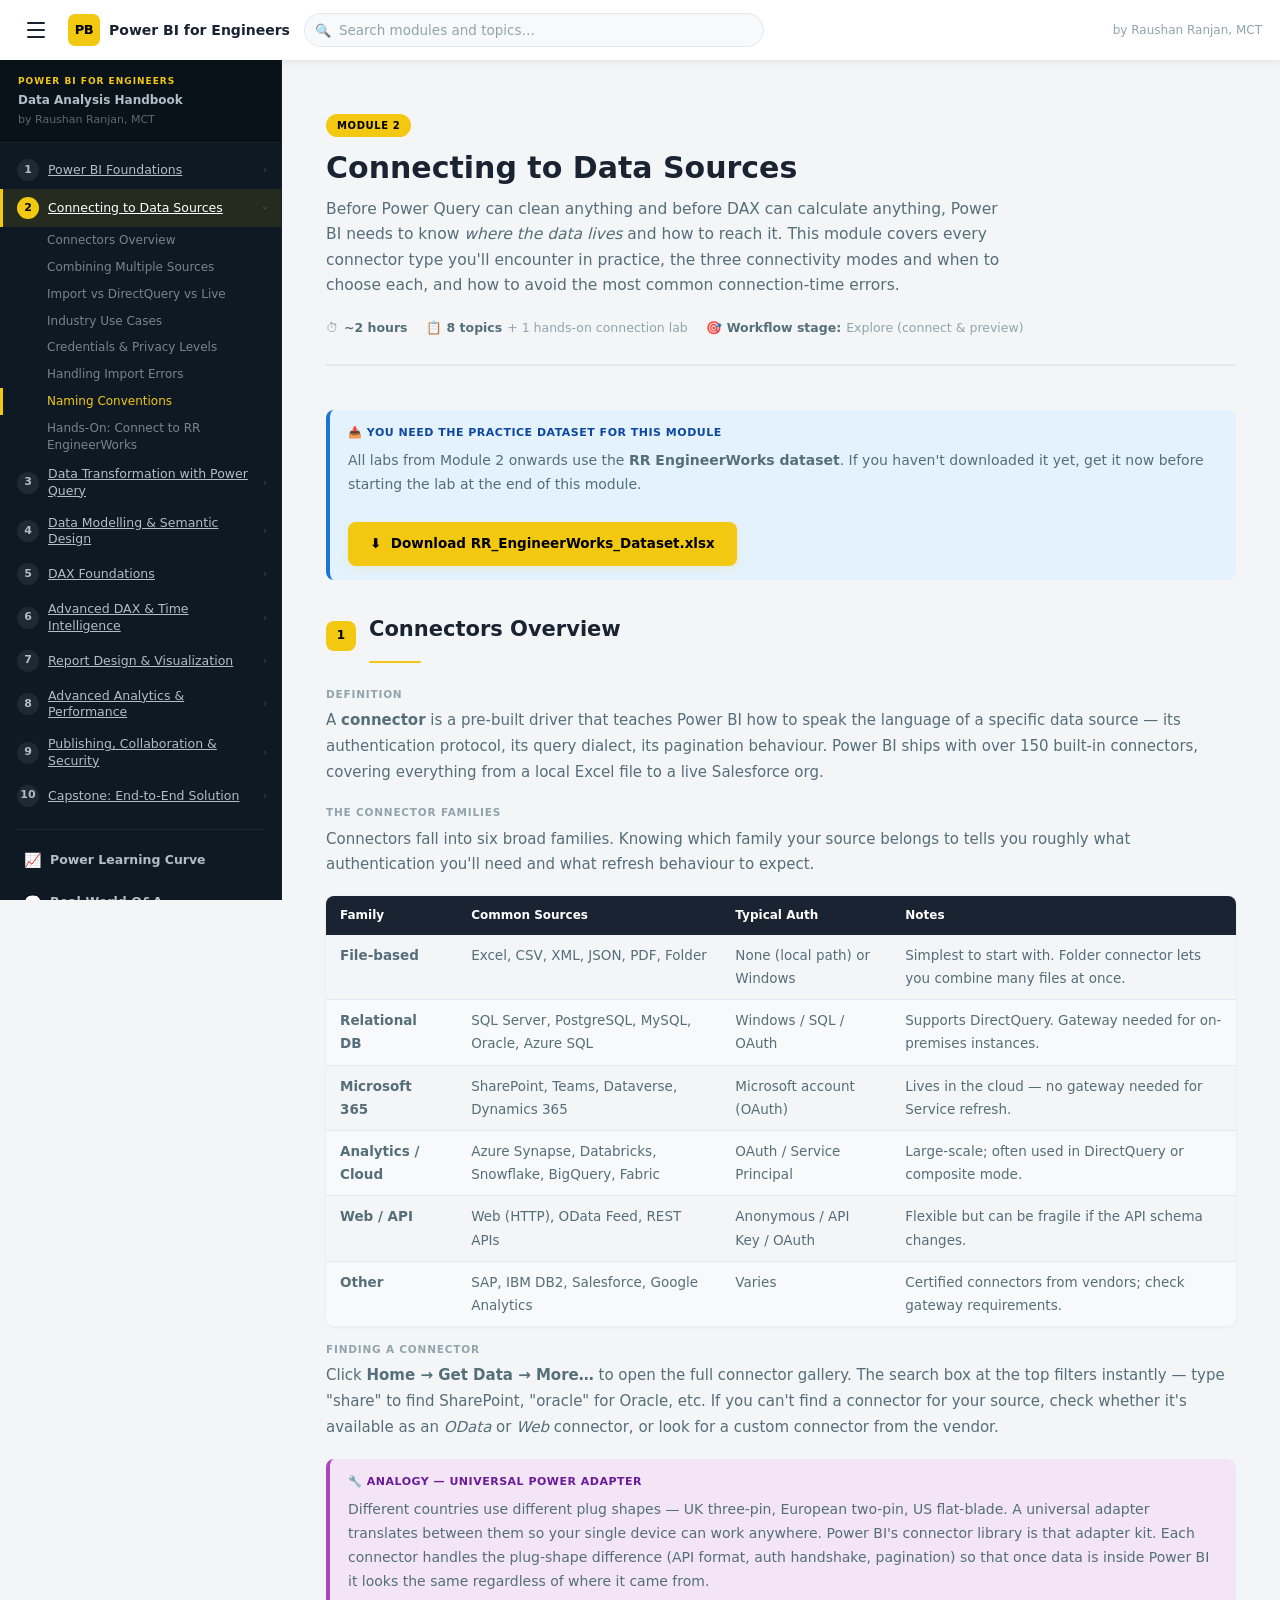
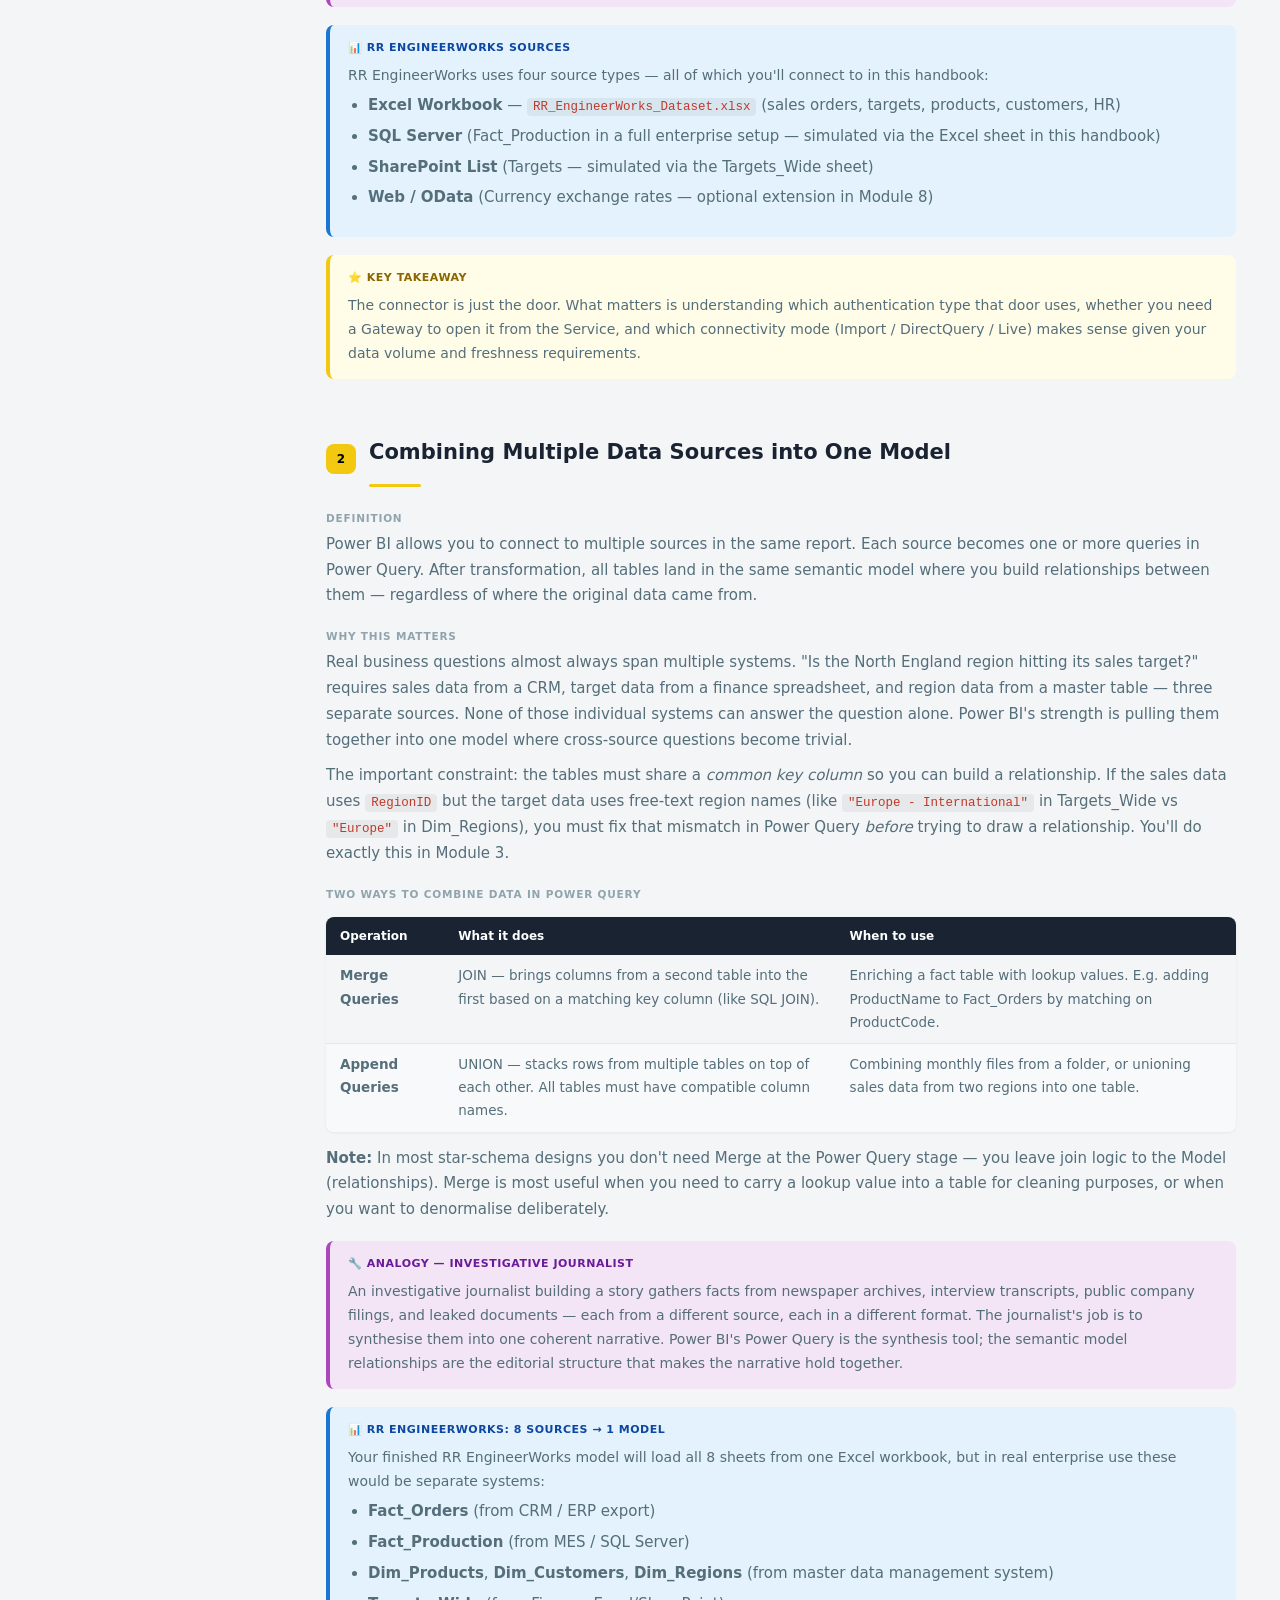
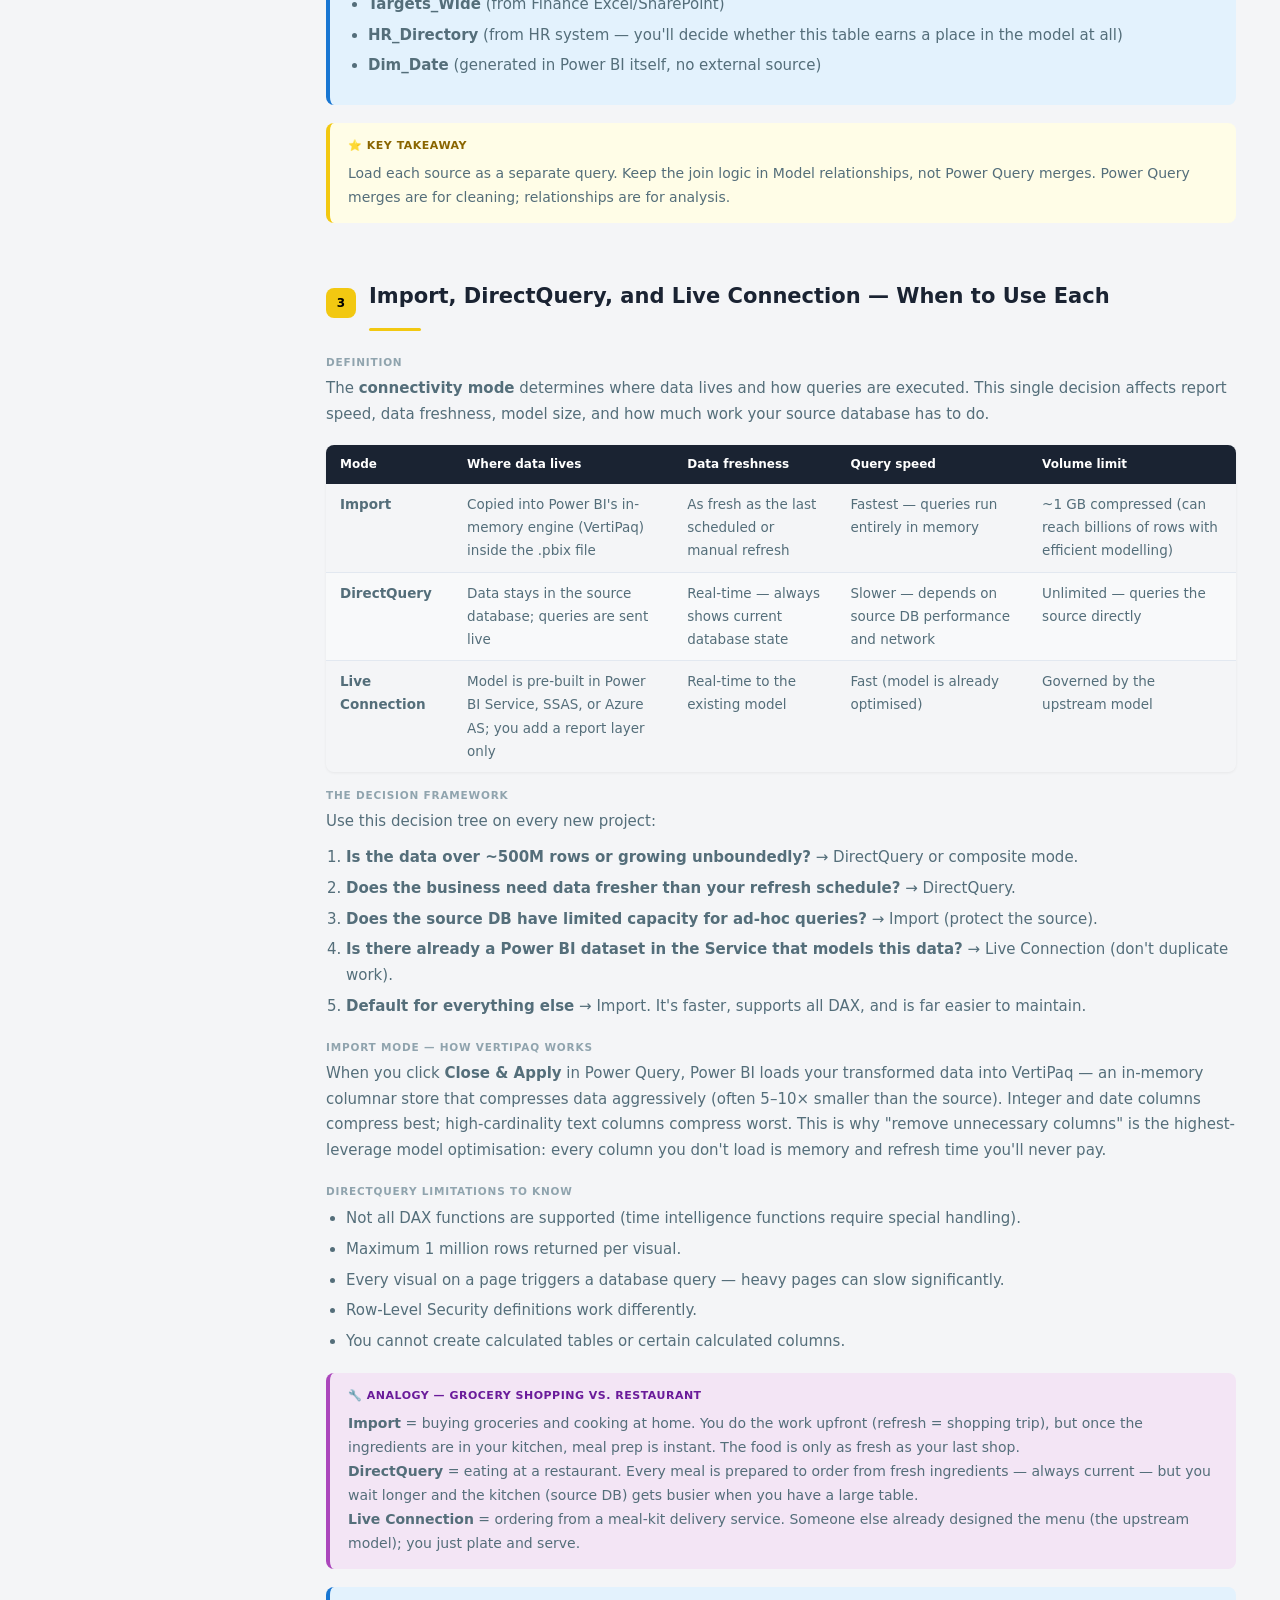
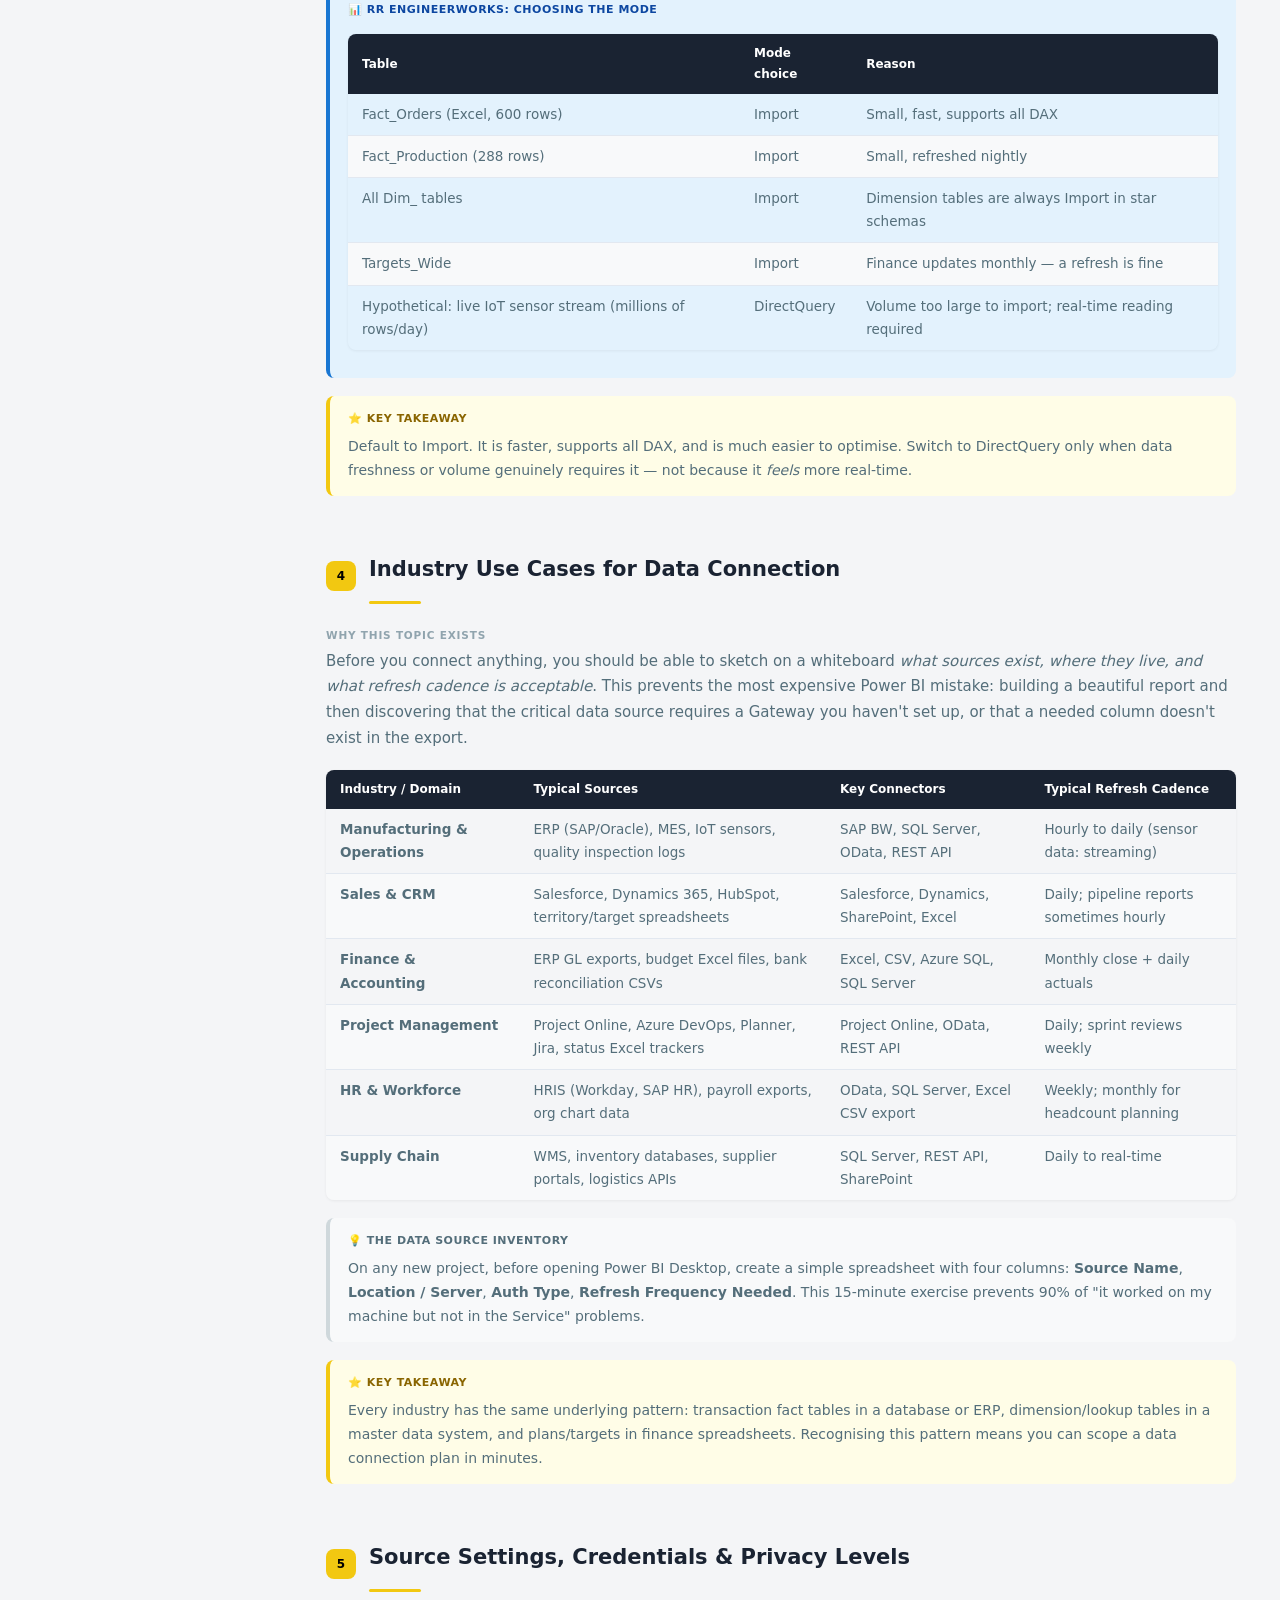
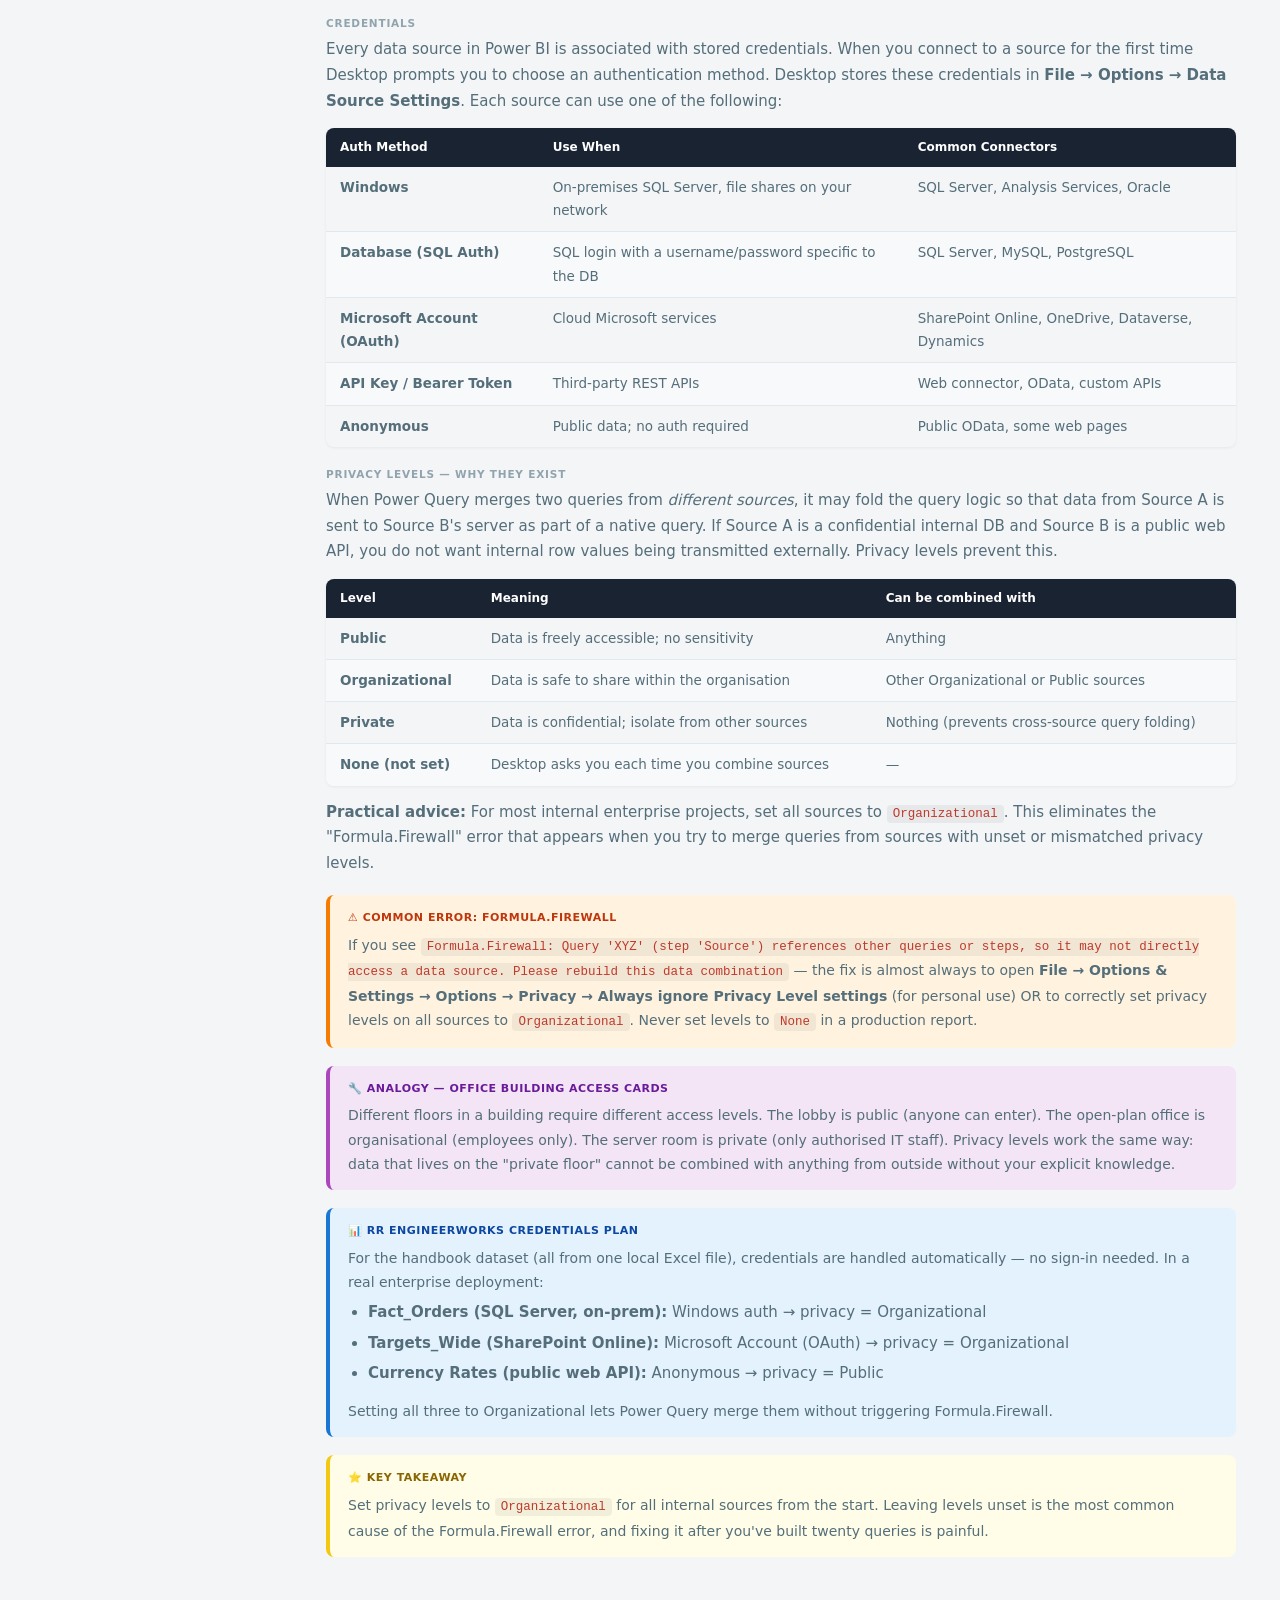
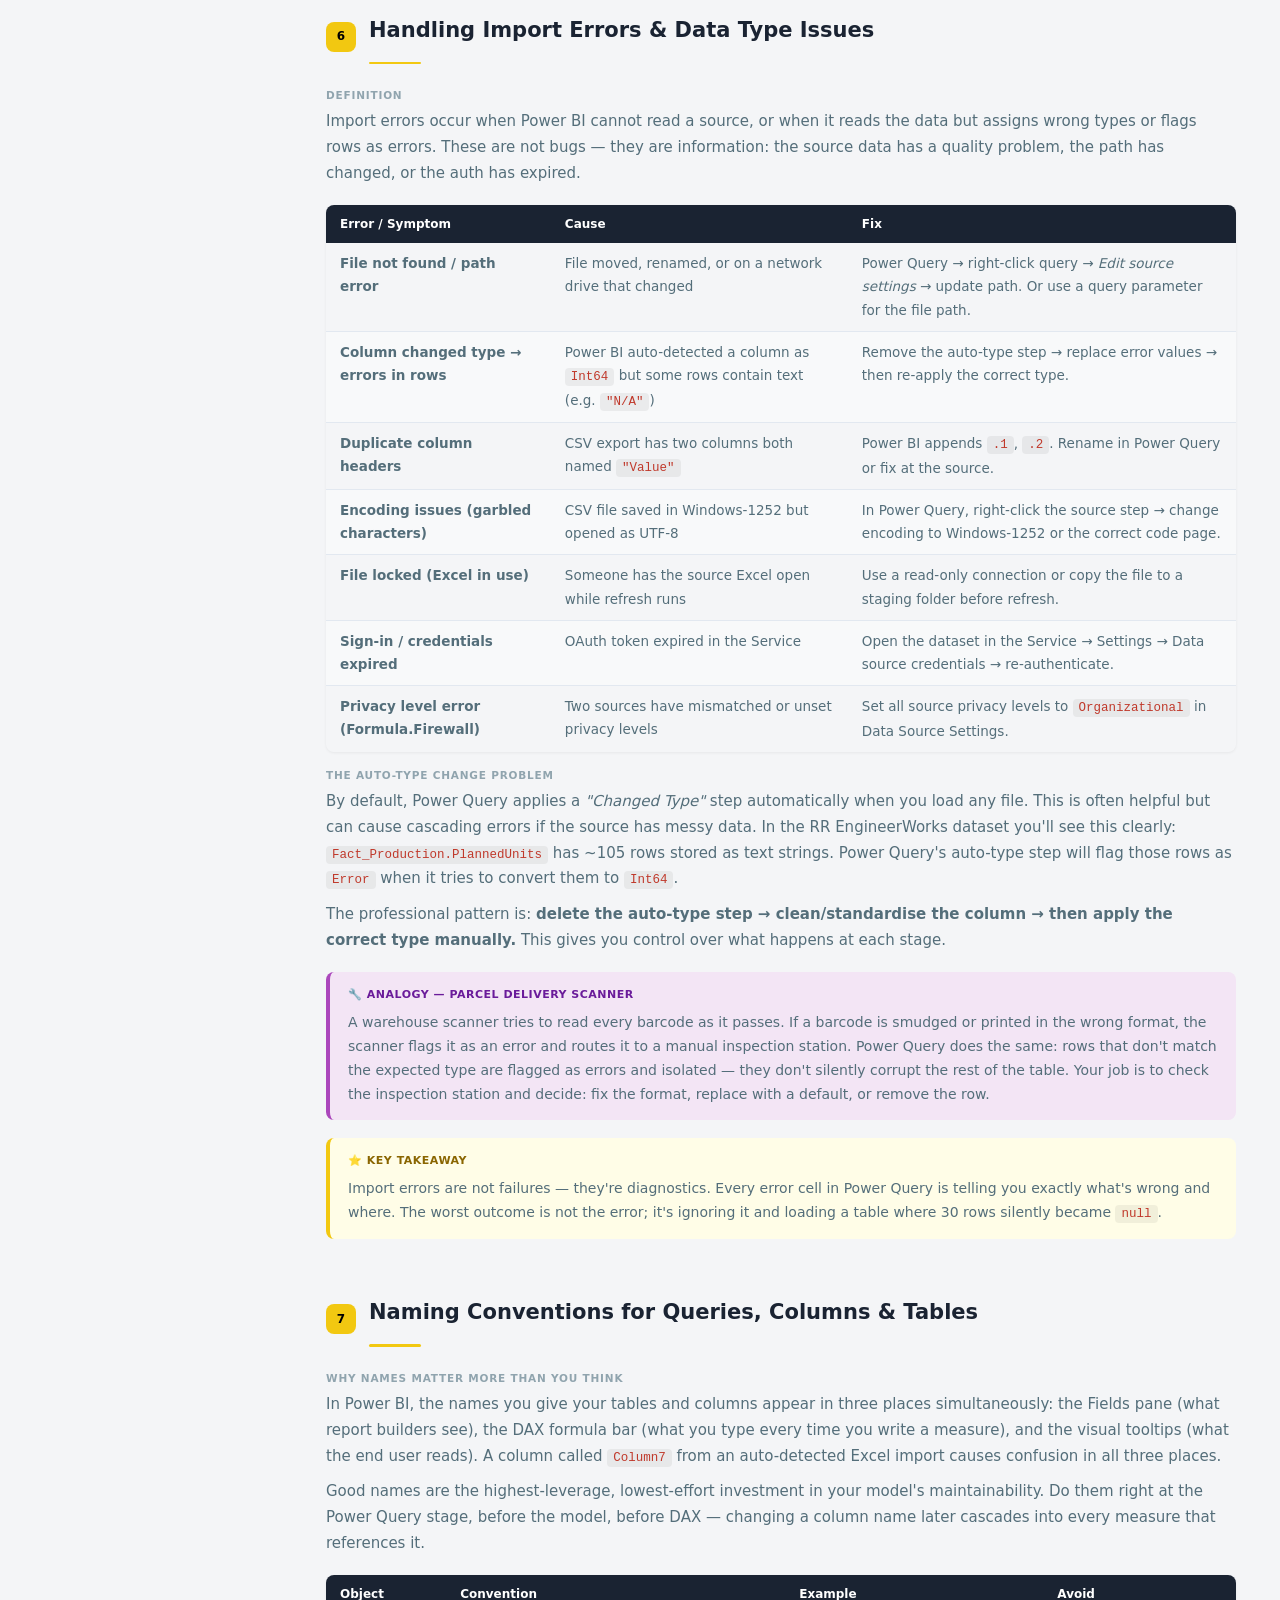
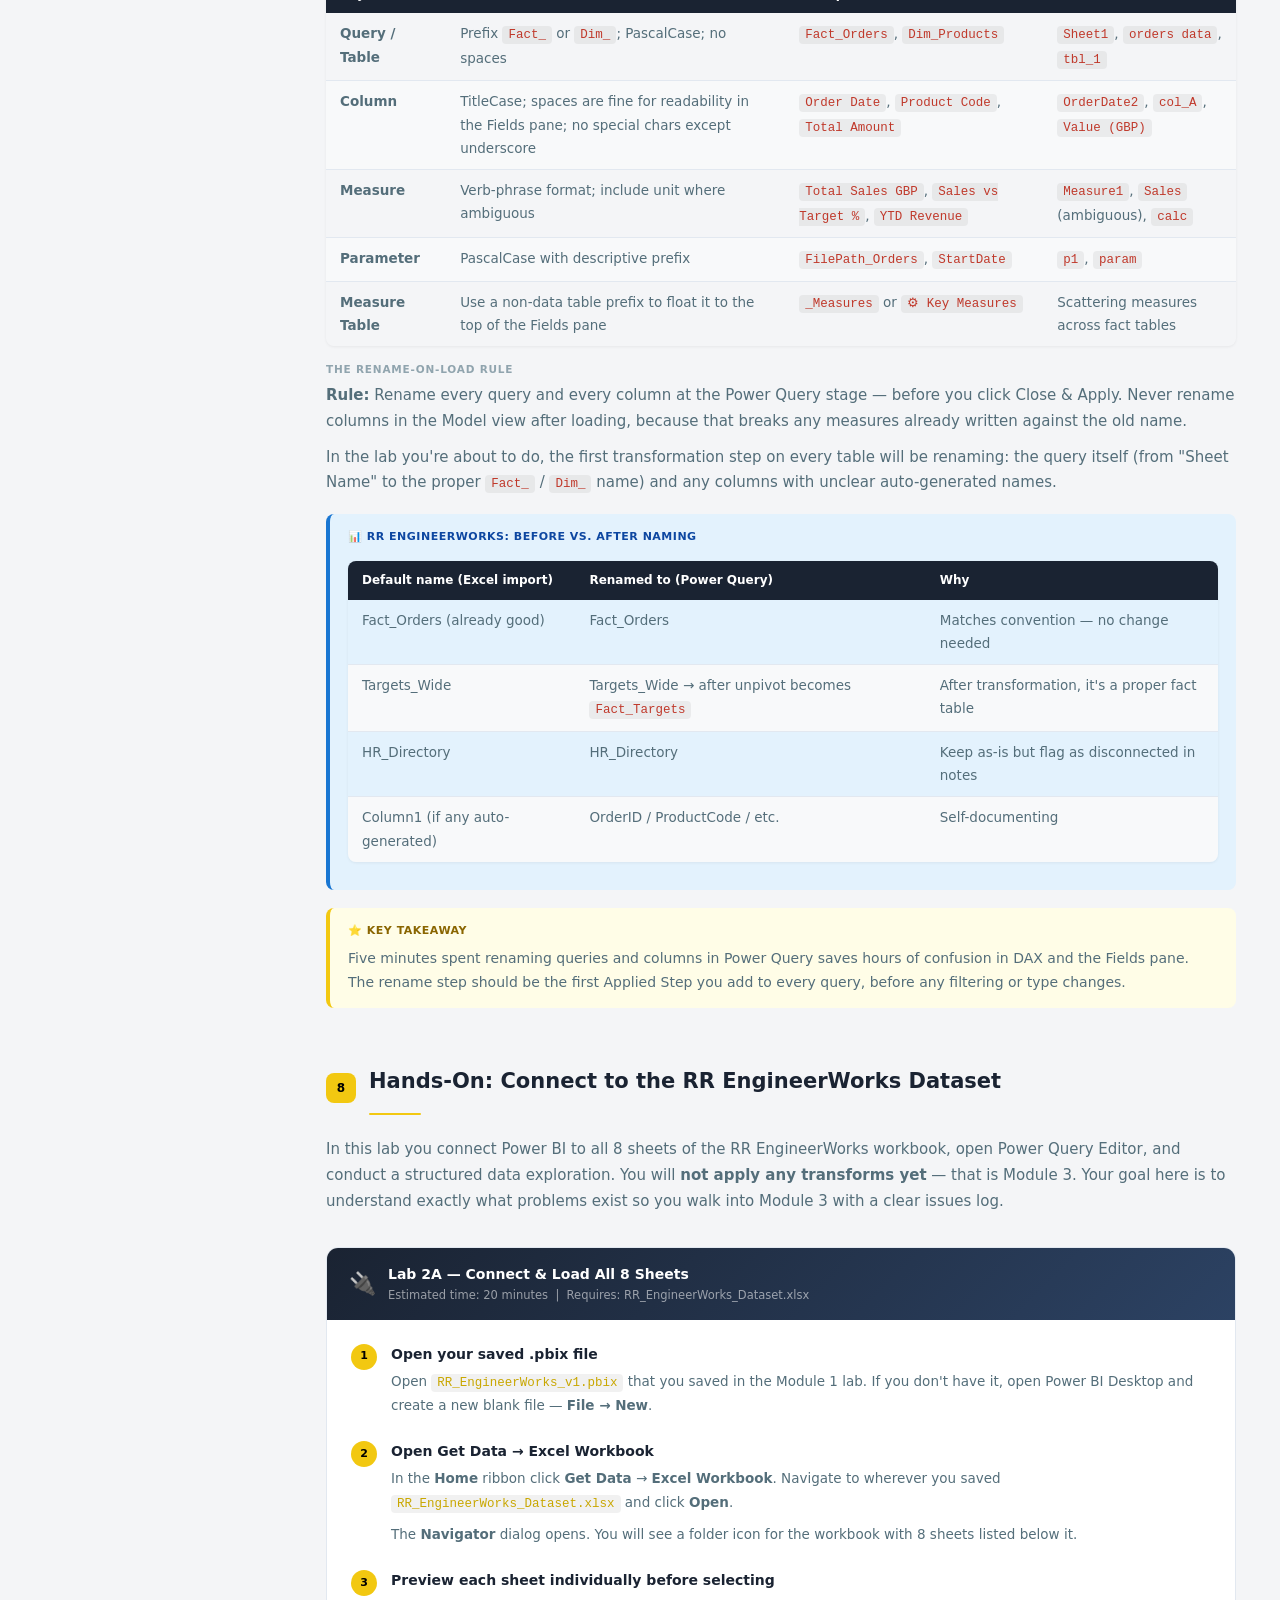
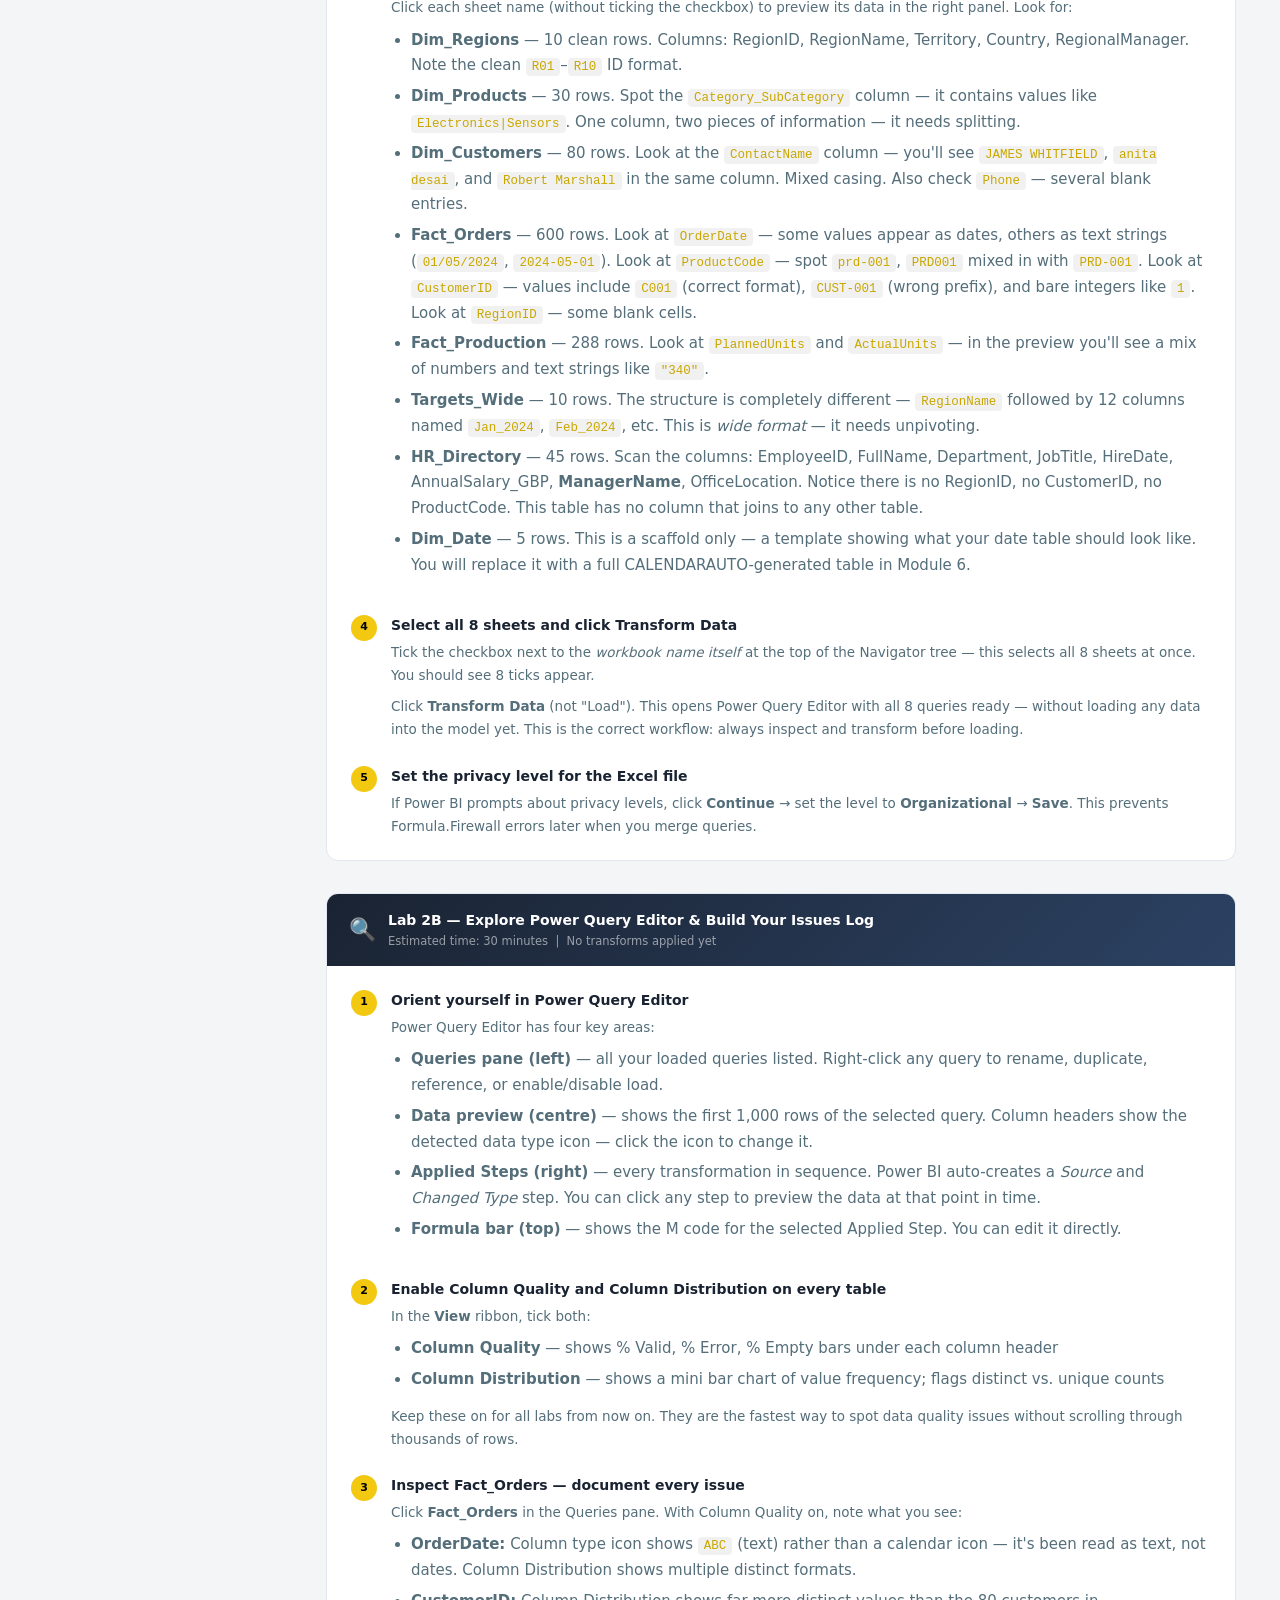
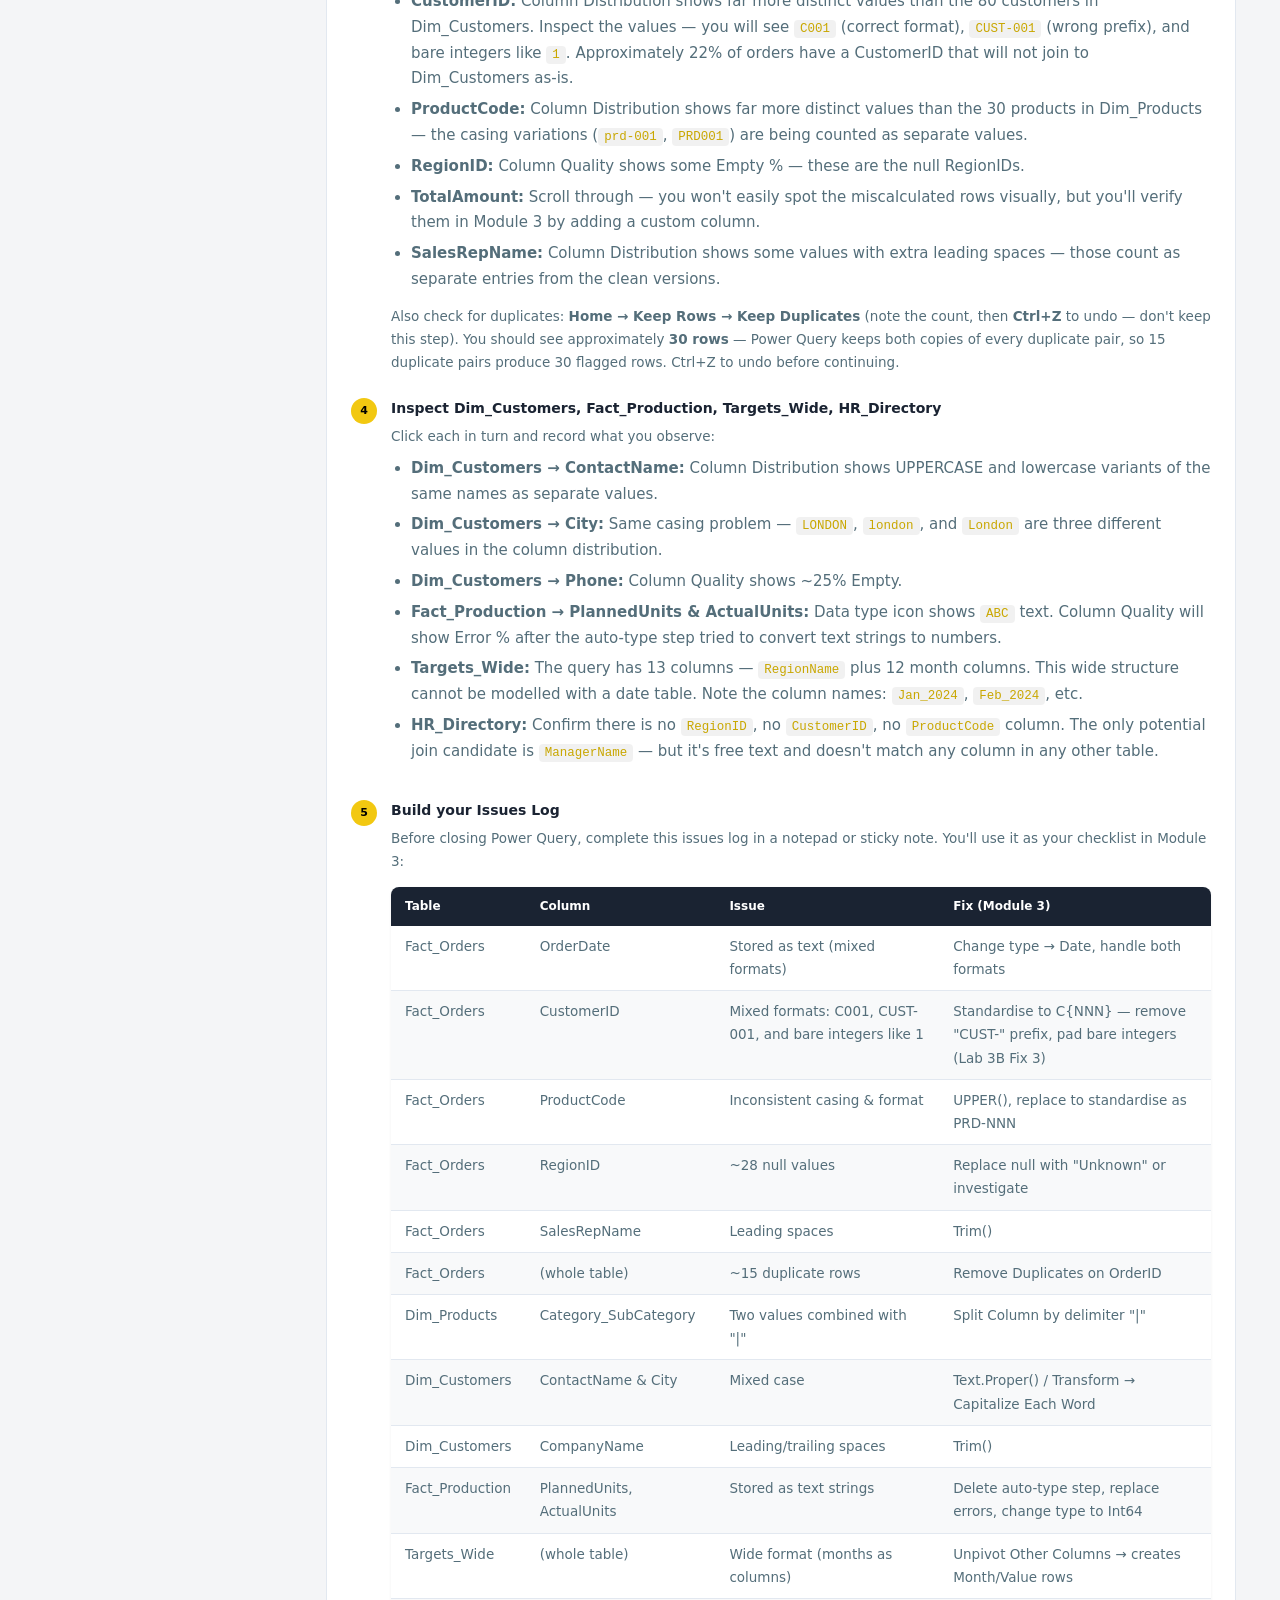
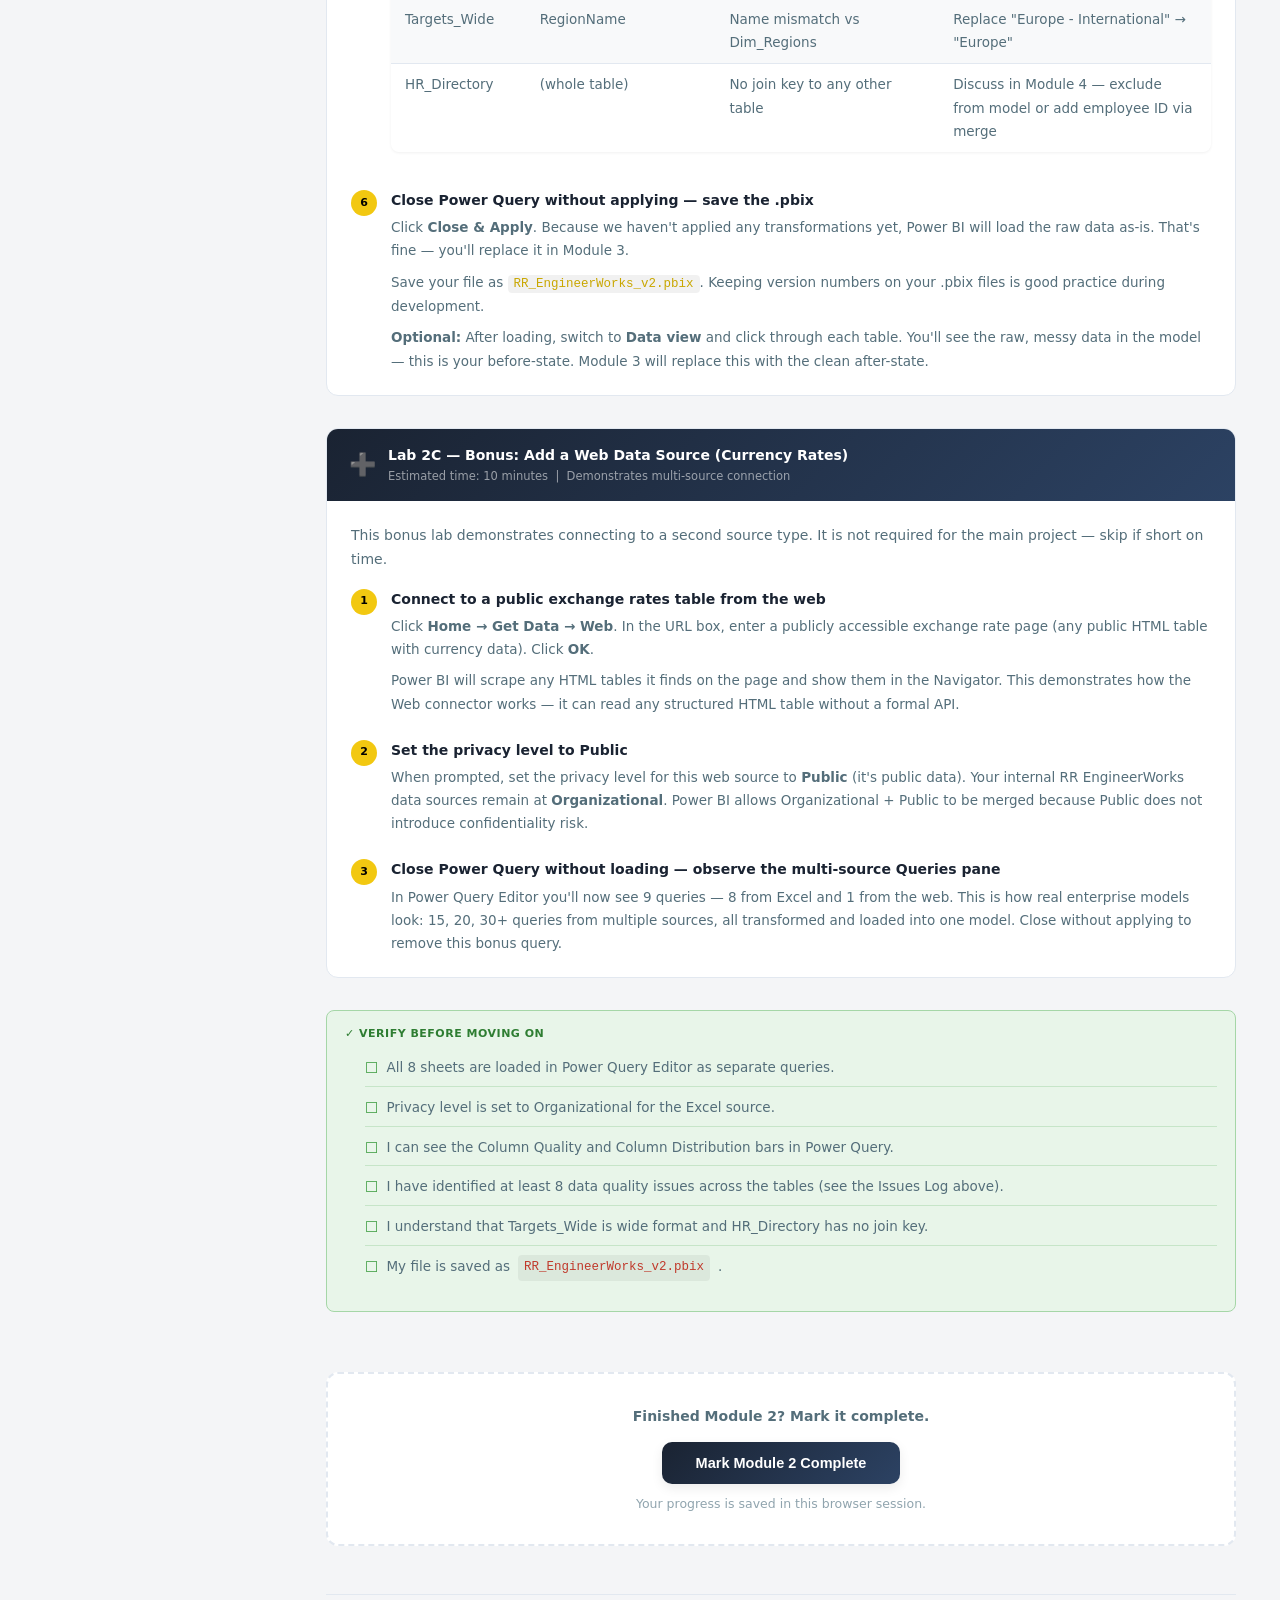
<file: module2.html>
<!DOCTYPE html>
<html lang="en">
<head>
  <meta charset="UTF-8">
  <meta name="viewport" content="width=device-width, initial-scale=1.0">
  <title>Module 2: Connecting to Data Sources | Power BI Data Analysis for Engineers</title>
  <link rel="stylesheet" href="css/handbook.css">
</head>
<body>

  <canvas id="confetti-canvas"></canvas>

  <div class="completion-overlay" id="completion-overlay">
    <div class="completion-card">
      <div class="completion-emoji">🎉</div>
      <div class="completion-title">Module 2 Complete!</div>
      <div class="completion-message">You can now connect Power BI to any data source RR EngineerWorks — or a real client — might use. Module 3 is where the real cleaning begins.</div>
      <button class="btn-overlay-close" id="overlay-close">Continue →</button>
    </div>
  </div>

  <div id="sidebar-overlay" class="sidebar-overlay"></div>

  <!-- ===== TOP BAR ===== -->
  <header class="topbar">
    <button class="sidebar-toggle" id="sidebar-toggle" aria-label="Toggle navigation">
      <span></span><span></span><span></span>
    </button>
    <a href="index.html" class="topbar-brand">
      <div class="brand-icon">PB</div>
      <span>Power BI for Engineers</span>
    </a>
    <div class="search-wrap">
      <span class="search-icon">🔍</span>
      <input type="search" class="search-input" id="search-input"
             placeholder="Search modules and topics…" autocomplete="off" spellcheck="false">
      <div class="search-results" id="search-results"></div>
    </div>
    <div class="topbar-right">
      <span class="topbar-byline">by <a href="https://raushan-ranjan.azurewebsites.net/" target="_blank" rel="noopener noreferrer" class="author-link">Raushan Ranjan</a>, MCT</span>
    </div>
  </header>

  <nav class="sidebar" id="sidebar"></nav>

  <div class="main-layout">
    <main class="page-content">

      <!-- Page header -->
      <div class="page-header">
        <span class="module-badge">Module 2</span>
        <h1 class="page-title">Connecting to Data Sources</h1>
        <p class="page-subtitle">
          Before Power Query can clean anything and before DAX can calculate anything,
          Power BI needs to know <em>where the data lives</em> and how to reach it.
          This module covers every connector type you'll encounter in practice, the
          three connectivity modes and when to choose each, and how to avoid the most
          common connection-time errors.
        </p>
        <div class="module-meta">
          <span class="meta-pill">⏱ <strong>~2 hours</strong></span>
          <span class="meta-pill">📋 <strong>8 topics</strong> + 1 hands-on connection lab</span>
          <span class="meta-pill">🎯 <strong>Workflow stage:</strong> Explore (connect &amp; preview)</span>
        </div>
      </div>

      <!-- Dataset download reminder -->
      <div class="callout callout-example" style="margin-bottom: 36px;">
        <div class="callout-head">📥 You Need the Practice Dataset for This Module</div>
        <p>
          All labs from Module 2 onwards use the <strong>RR EngineerWorks dataset</strong>.
          If you haven't downloaded it yet, get it now before starting the lab at the end
          of this module.
        </p>
        <br>
        <a href="assets/RR_EngineerWorks_Dataset.xlsx" class="btn-download" download>
          ⬇&nbsp; Download RR_EngineerWorks_Dataset.xlsx
        </a>
      </div>

      <!-- ================================================
           TOPIC 1 — Connectors Overview
           ================================================ -->
      <section class="topic-section" id="connectors">
        <div class="topic-header">
          <div class="topic-num">1</div>
          <h2 class="topic-title">Connectors Overview</h2>
        </div>
        <div class="topic-rule"></div>

        <div class="block">
          <div class="block-label">Definition</div>
          <p>
            A <strong>connector</strong> is a pre-built driver that teaches Power BI
            how to speak the language of a specific data source — its authentication
            protocol, its query dialect, its pagination behaviour. Power BI ships with
            over 150 built-in connectors, covering everything from a local Excel file
            to a live Salesforce org.
          </p>
        </div>

        <div class="block">
          <div class="block-label">The Connector Families</div>
          <p>
            Connectors fall into six broad families. Knowing which family your source
            belongs to tells you roughly what authentication you'll need and what
            refresh behaviour to expect.
          </p>
        </div>

        <table class="data-table">
          <thead>
            <tr><th>Family</th><th>Common Sources</th><th>Typical Auth</th><th>Notes</th></tr>
          </thead>
          <tbody>
            <tr>
              <td><strong>File-based</strong></td>
              <td>Excel, CSV, XML, JSON, PDF, Folder</td>
              <td>None (local path) or Windows</td>
              <td>Simplest to start with. Folder connector lets you combine many files at once.</td>
            </tr>
            <tr>
              <td><strong>Relational DB</strong></td>
              <td>SQL Server, PostgreSQL, MySQL, Oracle, Azure SQL</td>
              <td>Windows / SQL / OAuth</td>
              <td>Supports DirectQuery. Gateway needed for on-premises instances.</td>
            </tr>
            <tr>
              <td><strong>Microsoft 365</strong></td>
              <td>SharePoint, Teams, Dataverse, Dynamics 365</td>
              <td>Microsoft account (OAuth)</td>
              <td>Lives in the cloud — no gateway needed for Service refresh.</td>
            </tr>
            <tr>
              <td><strong>Analytics / Cloud</strong></td>
              <td>Azure Synapse, Databricks, Snowflake, BigQuery, Fabric</td>
              <td>OAuth / Service Principal</td>
              <td>Large-scale; often used in DirectQuery or composite mode.</td>
            </tr>
            <tr>
              <td><strong>Web / API</strong></td>
              <td>Web (HTTP), OData Feed, REST APIs</td>
              <td>Anonymous / API Key / OAuth</td>
              <td>Flexible but can be fragile if the API schema changes.</td>
            </tr>
            <tr>
              <td><strong>Other</strong></td>
              <td>SAP, IBM DB2, Salesforce, Google Analytics</td>
              <td>Varies</td>
              <td>Certified connectors from vendors; check gateway requirements.</td>
            </tr>
          </tbody>
        </table>

        <div class="block">
          <div class="block-label">Finding a Connector</div>
          <p>
            Click <strong>Home → Get Data → More…</strong> to open the full connector
            gallery. The search box at the top filters instantly — type "share" to find
            SharePoint, "oracle" for Oracle, etc. If you can't find a connector for your
            source, check whether it's available as an <em>OData</em> or <em>Web</em>
            connector, or look for a custom connector from the vendor.
          </p>
        </div>

        <div class="callout callout-analogy">
          <div class="callout-head">🔧 Analogy — Universal Power Adapter</div>
          <p>
            Different countries use different plug shapes — UK three-pin, European
            two-pin, US flat-blade. A universal adapter translates between them so your
            single device can work anywhere. Power BI's connector library is that
            adapter kit. Each connector handles the plug-shape difference (API format,
            auth handshake, pagination) so that once data is inside Power BI it looks
            the same regardless of where it came from.
          </p>
        </div>

        <div class="callout callout-example">
          <div class="callout-head">📊 RR EngineerWorks Sources</div>
          <p>
            RR EngineerWorks uses four source types — all of which you'll connect to in
            this handbook:
          </p>
          <ul>
            <li><strong>Excel Workbook</strong> — <code>RR_EngineerWorks_Dataset.xlsx</code> (sales orders, targets, products, customers, HR)</li>
            <li><strong>SQL Server</strong> (Fact_Production in a full enterprise setup — simulated via the Excel sheet in this handbook)</li>
            <li><strong>SharePoint List</strong> (Targets — simulated via the Targets_Wide sheet)</li>
            <li><strong>Web / OData</strong> (Currency exchange rates — optional extension in Module 8)</li>
          </ul>
        </div>

        <div class="callout callout-key">
          <div class="callout-head">⭐ Key Takeaway</div>
          <p>
            The connector is just the door. What matters is understanding which
            authentication type that door uses, whether you need a Gateway to open it
            from the Service, and which connectivity mode (Import / DirectQuery / Live)
            makes sense given your data volume and freshness requirements.
          </p>
        </div>
      </section>

      <!-- ================================================
           TOPIC 2 — Combining Multiple Sources
           ================================================ -->
      <section class="topic-section" id="combining">
        <div class="topic-header">
          <div class="topic-num">2</div>
          <h2 class="topic-title">Combining Multiple Data Sources into One Model</h2>
        </div>
        <div class="topic-rule"></div>

        <div class="block">
          <div class="block-label">Definition</div>
          <p>
            Power BI allows you to connect to multiple sources in the same report.
            Each source becomes one or more queries in Power Query. After transformation,
            all tables land in the same semantic model where you build relationships
            between them — regardless of where the original data came from.
          </p>
        </div>

        <div class="block">
          <div class="block-label">Why This Matters</div>
          <p>
            Real business questions almost always span multiple systems. "Is the North
            England region hitting its sales target?" requires sales data from a CRM,
            target data from a finance spreadsheet, and region data from a master table
            — three separate sources. None of those individual systems can answer the
            question alone. Power BI's strength is pulling them together into one
            model where cross-source questions become trivial.
          </p>
          <p>
            The important constraint: the tables must share a <em>common key column</em>
            so you can build a relationship. If the sales data uses <code>RegionID</code>
            but the target data uses free-text region names (like
            <code>"Europe - International"</code> in Targets_Wide vs <code>"Europe"</code> in Dim_Regions),
            you must fix that mismatch in Power Query <em>before</em> trying to draw a
            relationship. You'll do exactly this in Module 3.
          </p>
        </div>

        <div class="block">
          <div class="block-label">Two Ways to Combine Data in Power Query</div>
          <table class="data-table">
            <thead><tr><th>Operation</th><th>What it does</th><th>When to use</th></tr></thead>
            <tbody>
              <tr>
                <td><strong>Merge Queries</strong></td>
                <td>JOIN — brings columns from a second table into the first based on a matching key column (like SQL JOIN).</td>
                <td>Enriching a fact table with lookup values. E.g. adding ProductName to Fact_Orders by matching on ProductCode.</td>
              </tr>
              <tr>
                <td><strong>Append Queries</strong></td>
                <td>UNION — stacks rows from multiple tables on top of each other. All tables must have compatible column names.</td>
                <td>Combining monthly files from a folder, or unioning sales data from two regions into one table.</td>
              </tr>
            </tbody>
          </table>
          <p>
            <strong>Note:</strong> In most star-schema designs you don't need Merge at
            the Power Query stage — you leave join logic to the Model (relationships).
            Merge is most useful when you need to carry a lookup value into a table for
            cleaning purposes, or when you want to denormalise deliberately.
          </p>
        </div>

        <div class="callout callout-analogy">
          <div class="callout-head">🔧 Analogy — Investigative Journalist</div>
          <p>
            An investigative journalist building a story gathers facts from newspaper
            archives, interview transcripts, public company filings, and leaked
            documents — each from a different source, each in a different format.
            The journalist's job is to synthesise them into one coherent narrative.
            Power BI's Power Query is the synthesis tool; the semantic model
            relationships are the editorial structure that makes the narrative hold
            together.
          </p>
        </div>

        <div class="callout callout-example">
          <div class="callout-head">📊 RR EngineerWorks: 8 Sources → 1 Model</div>
          <p>
            Your finished RR EngineerWorks model will load all 8 sheets from one Excel
            workbook, but in real enterprise use these would be separate systems:
          </p>
          <ul>
            <li><strong>Fact_Orders</strong> (from CRM / ERP export)</li>
            <li><strong>Fact_Production</strong> (from MES / SQL Server)</li>
            <li><strong>Dim_Products</strong>, <strong>Dim_Customers</strong>, <strong>Dim_Regions</strong> (from master data management system)</li>
            <li><strong>Targets_Wide</strong> (from Finance Excel/SharePoint)</li>
            <li><strong>HR_Directory</strong> (from HR system — you'll decide whether this table earns a place in the model at all)</li>
            <li><strong>Dim_Date</strong> (generated in Power BI itself, no external source)</li>
          </ul>
        </div>

        <div class="callout callout-key">
          <div class="callout-head">⭐ Key Takeaway</div>
          <p>
            Load each source as a separate query. Keep the join logic in Model
            relationships, not Power Query merges. Power Query merges are for cleaning;
            relationships are for analysis.
          </p>
        </div>
      </section>

      <!-- ================================================
           TOPIC 3 — Import vs DirectQuery vs Live Connection
           ================================================ -->
      <section class="topic-section" id="connectivity-modes">
        <div class="topic-header">
          <div class="topic-num">3</div>
          <h2 class="topic-title">Import, DirectQuery, and Live Connection — When to Use Each</h2>
        </div>
        <div class="topic-rule"></div>

        <div class="block">
          <div class="block-label">Definition</div>
          <p>
            The <strong>connectivity mode</strong> determines where data lives and how
            queries are executed. This single decision affects report speed, data
            freshness, model size, and how much work your source database has to do.
          </p>
        </div>

        <table class="data-table">
          <thead>
            <tr>
              <th>Mode</th>
              <th>Where data lives</th>
              <th>Data freshness</th>
              <th>Query speed</th>
              <th>Volume limit</th>
            </tr>
          </thead>
          <tbody>
            <tr>
              <td><strong>Import</strong></td>
              <td>Copied into Power BI's in-memory engine (VertiPaq) inside the .pbix file</td>
              <td>As fresh as the last scheduled or manual refresh</td>
              <td>Fastest — queries run entirely in memory</td>
              <td>~1 GB compressed (can reach billions of rows with efficient modelling)</td>
            </tr>
            <tr>
              <td><strong>DirectQuery</strong></td>
              <td>Data stays in the source database; queries are sent live</td>
              <td>Real-time — always shows current database state</td>
              <td>Slower — depends on source DB performance and network</td>
              <td>Unlimited — queries the source directly</td>
            </tr>
            <tr>
              <td><strong>Live Connection</strong></td>
              <td>Model is pre-built in Power BI Service, SSAS, or Azure AS; you add a report layer only</td>
              <td>Real-time to the existing model</td>
              <td>Fast (model is already optimised)</td>
              <td>Governed by the upstream model</td>
            </tr>
          </tbody>
        </table>

        <div class="block">
          <div class="block-label">The Decision Framework</div>
          <p>Use this decision tree on every new project:</p>
          <ol>
            <li><strong>Is the data over ~500M rows or growing unboundedly?</strong> → DirectQuery or composite mode.</li>
            <li><strong>Does the business need data fresher than your refresh schedule?</strong> → DirectQuery.</li>
            <li><strong>Does the source DB have limited capacity for ad-hoc queries?</strong> → Import (protect the source).</li>
            <li><strong>Is there already a Power BI dataset in the Service that models this data?</strong> → Live Connection (don't duplicate work).</li>
            <li><strong>Default for everything else</strong> → Import. It's faster, supports all DAX, and is far easier to maintain.</li>
          </ol>
        </div>

        <div class="block">
          <div class="block-label">Import Mode — How VertiPaq Works</div>
          <p>
            When you click <strong>Close &amp; Apply</strong> in Power Query, Power BI
            loads your transformed data into VertiPaq — an in-memory columnar store that
            compresses data aggressively (often 5–10× smaller than the source). Integer
            and date columns compress best; high-cardinality text columns compress worst.
            This is why "remove unnecessary columns" is the highest-leverage model
            optimisation: every column you don't load is memory and refresh time you'll
            never pay.
          </p>
        </div>

        <div class="block">
          <div class="block-label">DirectQuery Limitations to Know</div>
          <ul>
            <li>Not all DAX functions are supported (time intelligence functions require special handling).</li>
            <li>Maximum 1 million rows returned per visual.</li>
            <li>Every visual on a page triggers a database query — heavy pages can slow significantly.</li>
            <li>Row-Level Security definitions work differently.</li>
            <li>You cannot create calculated tables or certain calculated columns.</li>
          </ul>
        </div>

        <div class="callout callout-analogy">
          <div class="callout-head">🔧 Analogy — Grocery Shopping vs. Restaurant</div>
          <p>
            <strong>Import</strong> = buying groceries and cooking at home. You do the
            work upfront (refresh = shopping trip), but once the ingredients are in your
            kitchen, meal prep is instant. The food is only as fresh as your last shop.
          </p>
          <p>
            <strong>DirectQuery</strong> = eating at a restaurant. Every meal is
            prepared to order from fresh ingredients — always current — but you wait
            longer and the kitchen (source DB) gets busier when you have a large table.
          </p>
          <p>
            <strong>Live Connection</strong> = ordering from a meal-kit delivery service.
            Someone else already designed the menu (the upstream model); you just plate
            and serve.
          </p>
        </div>

        <div class="callout callout-example">
          <div class="callout-head">📊 RR EngineerWorks: Choosing the Mode</div>
          <table class="data-table">
            <thead><tr><th>Table</th><th>Mode choice</th><th>Reason</th></tr></thead>
            <tbody>
              <tr><td>Fact_Orders (Excel, 600 rows)</td><td>Import</td><td>Small, fast, supports all DAX</td></tr>
              <tr><td>Fact_Production (288 rows)</td><td>Import</td><td>Small, refreshed nightly</td></tr>
              <tr><td>All Dim_ tables</td><td>Import</td><td>Dimension tables are always Import in star schemas</td></tr>
              <tr><td>Targets_Wide</td><td>Import</td><td>Finance updates monthly — a refresh is fine</td></tr>
              <tr>
                <td>Hypothetical: live IoT sensor stream (millions of rows/day)</td>
                <td>DirectQuery</td>
                <td>Volume too large to import; real-time reading required</td>
              </tr>
            </tbody>
          </table>
        </div>

        <div class="callout callout-key">
          <div class="callout-head">⭐ Key Takeaway</div>
          <p>
            Default to Import. It is faster, supports all DAX, and is much easier to
            optimise. Switch to DirectQuery only when data freshness or volume genuinely
            requires it — not because it <em>feels</em> more real-time.
          </p>
        </div>
      </section>

      <!-- ================================================
           TOPIC 4 — Industry Use Cases
           ================================================ -->
      <section class="topic-section" id="industry-cases">
        <div class="topic-header">
          <div class="topic-num">4</div>
          <h2 class="topic-title">Industry Use Cases for Data Connection</h2>
        </div>
        <div class="topic-rule"></div>

        <div class="block">
          <div class="block-label">Why This Topic Exists</div>
          <p>
            Before you connect anything, you should be able to sketch on a whiteboard
            <em>what sources exist, where they live, and what refresh cadence is
            acceptable</em>. This prevents the most expensive Power BI mistake: building
            a beautiful report and then discovering that the critical data source requires
            a Gateway you haven't set up, or that a needed column doesn't exist in the
            export.
          </p>
        </div>

        <table class="data-table">
          <thead>
            <tr>
              <th>Industry / Domain</th>
              <th>Typical Sources</th>
              <th>Key Connectors</th>
              <th>Typical Refresh Cadence</th>
            </tr>
          </thead>
          <tbody>
            <tr>
              <td><strong>Manufacturing &amp; Operations</strong></td>
              <td>ERP (SAP/Oracle), MES, IoT sensors, quality inspection logs</td>
              <td>SAP BW, SQL Server, OData, REST API</td>
              <td>Hourly to daily (sensor data: streaming)</td>
            </tr>
            <tr>
              <td><strong>Sales &amp; CRM</strong></td>
              <td>Salesforce, Dynamics 365, HubSpot, territory/target spreadsheets</td>
              <td>Salesforce, Dynamics, SharePoint, Excel</td>
              <td>Daily; pipeline reports sometimes hourly</td>
            </tr>
            <tr>
              <td><strong>Finance &amp; Accounting</strong></td>
              <td>ERP GL exports, budget Excel files, bank reconciliation CSVs</td>
              <td>Excel, CSV, Azure SQL, SQL Server</td>
              <td>Monthly close + daily actuals</td>
            </tr>
            <tr>
              <td><strong>Project Management</strong></td>
              <td>Project Online, Azure DevOps, Planner, Jira, status Excel trackers</td>
              <td>Project Online, OData, REST API</td>
              <td>Daily; sprint reviews weekly</td>
            </tr>
            <tr>
              <td><strong>HR &amp; Workforce</strong></td>
              <td>HRIS (Workday, SAP HR), payroll exports, org chart data</td>
              <td>OData, SQL Server, Excel CSV export</td>
              <td>Weekly; monthly for headcount planning</td>
            </tr>
            <tr>
              <td><strong>Supply Chain</strong></td>
              <td>WMS, inventory databases, supplier portals, logistics APIs</td>
              <td>SQL Server, REST API, SharePoint</td>
              <td>Daily to real-time</td>
            </tr>
          </tbody>
        </table>

        <div class="callout callout-note">
          <div class="callout-head">💡 The Data Source Inventory</div>
          <p>
            On any new project, before opening Power BI Desktop, create a simple
            spreadsheet with four columns: <strong>Source Name</strong>,
            <strong>Location / Server</strong>, <strong>Auth Type</strong>,
            <strong>Refresh Frequency Needed</strong>. This 15-minute exercise prevents
            90% of "it worked on my machine but not in the Service" problems.
          </p>
        </div>

        <div class="callout callout-key">
          <div class="callout-head">⭐ Key Takeaway</div>
          <p>
            Every industry has the same underlying pattern: transaction fact tables in
            a database or ERP, dimension/lookup tables in a master data system, and
            plans/targets in finance spreadsheets. Recognising this pattern means you
            can scope a data connection plan in minutes.
          </p>
        </div>
      </section>

      <!-- ================================================
           TOPIC 5 — Credentials & Privacy Levels
           ================================================ -->
      <section class="topic-section" id="credentials">
        <div class="topic-header">
          <div class="topic-num">5</div>
          <h2 class="topic-title">Source Settings, Credentials &amp; Privacy Levels</h2>
        </div>
        <div class="topic-rule"></div>

        <div class="block">
          <div class="block-label">Credentials</div>
          <p>
            Every data source in Power BI is associated with stored credentials. When
            you connect to a source for the first time Desktop prompts you to choose an
            authentication method. Desktop stores these credentials in
            <strong>File → Options → Data Source Settings</strong>. Each source can use
            one of the following:
          </p>
          <table class="data-table">
            <thead><tr><th>Auth Method</th><th>Use When</th><th>Common Connectors</th></tr></thead>
            <tbody>
              <tr><td><strong>Windows</strong></td><td>On-premises SQL Server, file shares on your network</td><td>SQL Server, Analysis Services, Oracle</td></tr>
              <tr><td><strong>Database (SQL Auth)</strong></td><td>SQL login with a username/password specific to the DB</td><td>SQL Server, MySQL, PostgreSQL</td></tr>
              <tr><td><strong>Microsoft Account (OAuth)</strong></td><td>Cloud Microsoft services</td><td>SharePoint Online, OneDrive, Dataverse, Dynamics</td></tr>
              <tr><td><strong>API Key / Bearer Token</strong></td><td>Third-party REST APIs</td><td>Web connector, OData, custom APIs</td></tr>
              <tr><td><strong>Anonymous</strong></td><td>Public data; no auth required</td><td>Public OData, some web pages</td></tr>
            </tbody>
          </table>
        </div>

        <div class="block">
          <div class="block-label">Privacy Levels — Why They Exist</div>
          <p>
            When Power Query merges two queries from <em>different sources</em>, it may
            fold the query logic so that data from Source A is sent to Source B's server
            as part of a native query. If Source A is a confidential internal DB and
            Source B is a public web API, you do not want internal row values being
            transmitted externally. Privacy levels prevent this.
          </p>
          <table class="data-table">
            <thead><tr><th>Level</th><th>Meaning</th><th>Can be combined with</th></tr></thead>
            <tbody>
              <tr><td><strong>Public</strong></td><td>Data is freely accessible; no sensitivity</td><td>Anything</td></tr>
              <tr><td><strong>Organizational</strong></td><td>Data is safe to share within the organisation</td><td>Other Organizational or Public sources</td></tr>
              <tr><td><strong>Private</strong></td><td>Data is confidential; isolate from other sources</td><td>Nothing (prevents cross-source query folding)</td></tr>
              <tr><td><strong>None (not set)</strong></td><td>Desktop asks you each time you combine sources</td><td>—</td></tr>
            </tbody>
          </table>
          <p>
            <strong>Practical advice:</strong> For most internal enterprise projects, set
            all sources to <code>Organizational</code>. This eliminates the
            "Formula.Firewall" error that appears when you try to merge queries from
            sources with unset or mismatched privacy levels.
          </p>
        </div>

        <div class="callout callout-warn">
          <div class="callout-head">⚠ Common Error: Formula.Firewall</div>
          <p>
            If you see <code>Formula.Firewall: Query 'XYZ' (step 'Source') references
            other queries or steps, so it may not directly access a data source. Please
            rebuild this data combination</code> — the fix is almost always to open
            <strong>File → Options &amp; Settings → Options → Privacy → Always ignore
            Privacy Level settings</strong> (for personal use) OR to correctly set
            privacy levels on all sources to <code>Organizational</code>. Never set
            levels to <code>None</code> in a production report.
          </p>
        </div>

        <div class="callout callout-analogy">
          <div class="callout-head">🔧 Analogy — Office Building Access Cards</div>
          <p>
            Different floors in a building require different access levels. The lobby is
            public (anyone can enter). The open-plan office is organisational (employees
            only). The server room is private (only authorised IT staff).
            Privacy levels work the same way: data that lives on the "private floor"
            cannot be combined with anything from outside without your explicit
            knowledge.
          </p>
        </div>

        <div class="callout callout-example">
          <div class="callout-head">📊 RR EngineerWorks Credentials Plan</div>
          <p>
            For the handbook dataset (all from one local Excel file), credentials are
            handled automatically — no sign-in needed. In a real enterprise deployment:
          </p>
          <ul>
            <li><strong>Fact_Orders (SQL Server, on-prem):</strong> Windows auth → privacy = Organizational</li>
            <li><strong>Targets_Wide (SharePoint Online):</strong> Microsoft Account (OAuth) → privacy = Organizational</li>
            <li><strong>Currency Rates (public web API):</strong> Anonymous → privacy = Public</li>
          </ul>
          <p>
            Setting all three to Organizational lets Power Query merge them without
            triggering Formula.Firewall.
          </p>
        </div>

        <div class="callout callout-key">
          <div class="callout-head">⭐ Key Takeaway</div>
          <p>
            Set privacy levels to <code>Organizational</code> for all internal sources
            from the start. Leaving levels unset is the most common cause of the
            Formula.Firewall error, and fixing it after you've built twenty queries is
            painful.
          </p>
        </div>
      </section>

      <!-- ================================================
           TOPIC 6 — Handling Import Errors
           ================================================ -->
      <section class="topic-section" id="error-handling">
        <div class="topic-header">
          <div class="topic-num">6</div>
          <h2 class="topic-title">Handling Import Errors &amp; Data Type Issues</h2>
        </div>
        <div class="topic-rule"></div>

        <div class="block">
          <div class="block-label">Definition</div>
          <p>
            Import errors occur when Power BI cannot read a source, or when it reads
            the data but assigns wrong types or flags rows as errors. These are not
            bugs — they are information: the source data has a quality problem, the
            path has changed, or the auth has expired.
          </p>
        </div>

        <table class="data-table">
          <thead>
            <tr>
              <th>Error / Symptom</th>
              <th>Cause</th>
              <th>Fix</th>
            </tr>
          </thead>
          <tbody>
            <tr>
              <td><strong>File not found / path error</strong></td>
              <td>File moved, renamed, or on a network drive that changed</td>
              <td>Power Query → right-click query → <em>Edit source settings</em> → update path. Or use a query parameter for the file path.</td>
            </tr>
            <tr>
              <td><strong>Column changed type → errors in rows</strong></td>
              <td>Power BI auto-detected a column as <code>Int64</code> but some rows contain text (e.g. <code>"N/A"</code>)</td>
              <td>Remove the auto-type step → replace error values → then re-apply the correct type.</td>
            </tr>
            <tr>
              <td><strong>Duplicate column headers</strong></td>
              <td>CSV export has two columns both named <code>"Value"</code></td>
              <td>Power BI appends <code>.1</code>, <code>.2</code>. Rename in Power Query or fix at the source.</td>
            </tr>
            <tr>
              <td><strong>Encoding issues (garbled characters)</strong></td>
              <td>CSV file saved in Windows-1252 but opened as UTF-8</td>
              <td>In Power Query, right-click the source step → change encoding to Windows-1252 or the correct code page.</td>
            </tr>
            <tr>
              <td><strong>File locked (Excel in use)</strong></td>
              <td>Someone has the source Excel open while refresh runs</td>
              <td>Use a read-only connection or copy the file to a staging folder before refresh.</td>
            </tr>
            <tr>
              <td><strong>Sign-in / credentials expired</strong></td>
              <td>OAuth token expired in the Service</td>
              <td>Open the dataset in the Service → Settings → Data source credentials → re-authenticate.</td>
            </tr>
            <tr>
              <td><strong>Privacy level error (Formula.Firewall)</strong></td>
              <td>Two sources have mismatched or unset privacy levels</td>
              <td>Set all source privacy levels to <code>Organizational</code> in Data Source Settings.</td>
            </tr>
          </tbody>
        </table>

        <div class="block">
          <div class="block-label">The Auto-Type Change Problem</div>
          <p>
            By default, Power Query applies a <em>"Changed Type"</em> step automatically
            when you load any file. This is often helpful but can cause cascading errors
            if the source has messy data. In the RR EngineerWorks dataset you'll see this
            clearly: <code>Fact_Production.PlannedUnits</code> has ~105 rows stored as
            text strings. Power Query's auto-type step will flag those rows as
            <code>Error</code> when it tries to convert them to <code>Int64</code>.
          </p>
          <p>
            The professional pattern is: <strong>delete the auto-type step →
            clean/standardise the column → then apply the correct type manually.</strong>
            This gives you control over what happens at each stage.
          </p>
        </div>

        <div class="callout callout-analogy">
          <div class="callout-head">🔧 Analogy — Parcel Delivery Scanner</div>
          <p>
            A warehouse scanner tries to read every barcode as it passes. If a barcode
            is smudged or printed in the wrong format, the scanner flags it as an error
            and routes it to a manual inspection station. Power Query does the same: rows
            that don't match the expected type are flagged as errors and isolated — they
            don't silently corrupt the rest of the table. Your job is to check the
            inspection station and decide: fix the format, replace with a default, or
            remove the row.
          </p>
        </div>

        <div class="callout callout-key">
          <div class="callout-head">⭐ Key Takeaway</div>
          <p>
            Import errors are not failures — they're diagnostics. Every error cell in
            Power Query is telling you exactly what's wrong and where. The worst outcome
            is not the error; it's ignoring it and loading a table where 30 rows
            silently became <code>null</code>.
          </p>
        </div>
      </section>

      <!-- ================================================
           TOPIC 7 — Naming Conventions
           ================================================ -->
      <section class="topic-section" id="naming-conventions">
        <div class="topic-header">
          <div class="topic-num">7</div>
          <h2 class="topic-title">Naming Conventions for Queries, Columns &amp; Tables</h2>
        </div>
        <div class="topic-rule"></div>

        <div class="block">
          <div class="block-label">Why Names Matter More Than You Think</div>
          <p>
            In Power BI, the names you give your tables and columns appear in three
            places simultaneously: the Fields pane (what report builders see), the DAX
            formula bar (what you type every time you write a measure), and the visual
            tooltips (what the end user reads). A column called <code>Column7</code>
            from an auto-detected Excel import causes confusion in all three places.
          </p>
          <p>
            Good names are the highest-leverage, lowest-effort investment in your
            model's maintainability. Do them right at the Power Query stage, before the
            model, before DAX — changing a column name later cascades into every measure
            that references it.
          </p>
        </div>

        <table class="data-table">
          <thead>
            <tr>
              <th>Object</th>
              <th>Convention</th>
              <th>Example</th>
              <th>Avoid</th>
            </tr>
          </thead>
          <tbody>
            <tr>
              <td><strong>Query / Table</strong></td>
              <td>Prefix <code>Fact_</code> or <code>Dim_</code>; PascalCase; no spaces</td>
              <td><code>Fact_Orders</code>, <code>Dim_Products</code></td>
              <td><code>Sheet1</code>, <code>orders data</code>, <code>tbl_1</code></td>
            </tr>
            <tr>
              <td><strong>Column</strong></td>
              <td>TitleCase; spaces are fine for readability in the Fields pane; no special chars except underscore</td>
              <td><code>Order Date</code>, <code>Product Code</code>, <code>Total Amount</code></td>
              <td><code>OrderDate2</code>, <code>col_A</code>, <code>Value (GBP)</code></td>
            </tr>
            <tr>
              <td><strong>Measure</strong></td>
              <td>Verb-phrase format; include unit where ambiguous</td>
              <td><code>Total Sales GBP</code>, <code>Sales vs Target %</code>, <code>YTD Revenue</code></td>
              <td><code>Measure1</code>, <code>Sales</code> (ambiguous), <code>calc</code></td>
            </tr>
            <tr>
              <td><strong>Parameter</strong></td>
              <td>PascalCase with descriptive prefix</td>
              <td><code>FilePath_Orders</code>, <code>StartDate</code></td>
              <td><code>p1</code>, <code>param</code></td>
            </tr>
            <tr>
              <td><strong>Measure Table</strong></td>
              <td>Use a non-data table prefix to float it to the top of the Fields pane</td>
              <td><code>_Measures</code> or <code>⚙ Key Measures</code></td>
              <td>Scattering measures across fact tables</td>
            </tr>
          </tbody>
        </table>

        <div class="block">
          <div class="block-label">The Rename-on-Load Rule</div>
          <p>
            <strong>Rule:</strong> Rename every query and every column at the Power Query
            stage — before you click Close &amp; Apply. Never rename columns in the
            Model view after loading, because that breaks any measures already written
            against the old name.
          </p>
          <p>
            In the lab you're about to do, the first transformation step on every table
            will be renaming: the query itself (from "Sheet Name" to the proper
            <code>Fact_</code> / <code>Dim_</code> name) and any columns with unclear
            auto-generated names.
          </p>
        </div>

        <div class="callout callout-example">
          <div class="callout-head">📊 RR EngineerWorks: Before vs. After Naming</div>
          <table class="data-table">
            <thead><tr><th>Default name (Excel import)</th><th>Renamed to (Power Query)</th><th>Why</th></tr></thead>
            <tbody>
              <tr><td>Fact_Orders (already good)</td><td>Fact_Orders</td><td>Matches convention — no change needed</td></tr>
              <tr><td>Targets_Wide</td><td>Targets_Wide → after unpivot becomes <code>Fact_Targets</code></td><td>After transformation, it's a proper fact table</td></tr>
              <tr><td>HR_Directory</td><td>HR_Directory</td><td>Keep as-is but flag as disconnected in notes</td></tr>
              <tr><td>Column1 (if any auto-generated)</td><td>OrderID / ProductCode / etc.</td><td>Self-documenting</td></tr>
            </tbody>
          </table>
        </div>

        <div class="callout callout-key">
          <div class="callout-head">⭐ Key Takeaway</div>
          <p>
            Five minutes spent renaming queries and columns in Power Query saves hours
            of confusion in DAX and the Fields pane. The rename step should be the first
            Applied Step you add to every query, before any filtering or type changes.
          </p>
        </div>
      </section>

      <!-- ================================================
           TOPIC 8 — Hands-On Lab: Connect to RR EngineerWorks
           ================================================ -->
      <section class="topic-section" id="lab-connect">
        <div class="topic-header">
          <div class="topic-num">8</div>
          <h2 class="topic-title">Hands-On: Connect to the RR EngineerWorks Dataset</h2>
        </div>
        <div class="topic-rule"></div>

        <p>
          In this lab you connect Power BI to all 8 sheets of the RR EngineerWorks
          workbook, open Power Query Editor, and conduct a structured data exploration.
          You will <strong>not apply any transforms yet</strong> — that is Module 3.
          Your goal here is to understand exactly what problems exist so you walk into
          Module 3 with a clear issues log.
        </p>

        <!-- ── Lab 2A: Load the workbook ── -->
        <div class="lab-box">
          <div class="lab-head">
            <span class="lab-head-icon">🔌</span>
            <div class="lab-head-text">
              <div class="lab-head-title">Lab 2A — Connect &amp; Load All 8 Sheets</div>
              <div class="lab-head-sub">Estimated time: 20 minutes &nbsp;|&nbsp; Requires: RR_EngineerWorks_Dataset.xlsx</div>
            </div>
          </div>
          <div class="lab-body">

            <div class="step">
              <div class="step-n">1</div>
              <div class="step-body">
                <div class="step-title">Open your saved .pbix file</div>
                <p>
                  Open <code>RR_EngineerWorks_v1.pbix</code> that you saved in the
                  Module 1 lab. If you don't have it, open Power BI Desktop and create
                  a new blank file — <strong>File → New</strong>.
                </p>
              </div>
            </div>

            <div class="step">
              <div class="step-n">2</div>
              <div class="step-body">
                <div class="step-title">Open Get Data → Excel Workbook</div>
                <p>
                  In the <strong>Home</strong> ribbon click <strong>Get Data</strong> →
                  <strong>Excel Workbook</strong>. Navigate to wherever you saved
                  <code>RR_EngineerWorks_Dataset.xlsx</code> and click <strong>Open</strong>.
                </p>
                <p>
                  The <strong>Navigator</strong> dialog opens. You will see a folder icon
                  for the workbook with 8 sheets listed below it.
                </p>
              </div>
            </div>

            <div class="step">
              <div class="step-n">3</div>
              <div class="step-body">
                <div class="step-title">Preview each sheet individually before selecting</div>
                <p>
                  Click each sheet name (without ticking the checkbox) to preview its
                  data in the right panel. Look for:
                </p>
                <ul>
                  <li><strong>Dim_Regions</strong> — 10 clean rows. Columns: RegionID, RegionName, Territory, Country, RegionalManager. Note the clean <code>R01</code>–<code>R10</code> ID format.</li>
                  <li><strong>Dim_Products</strong> — 30 rows. Spot the <code>Category_SubCategory</code> column — it contains values like <code>Electronics|Sensors</code>. One column, two pieces of information — it needs splitting.</li>
                  <li><strong>Dim_Customers</strong> — 80 rows. Look at the <code>ContactName</code> column — you'll see <code>JAMES WHITFIELD</code>, <code>anita desai</code>, and <code>Robert Marshall</code> in the same column. Mixed casing. Also check <code>Phone</code> — several blank entries.</li>
                  <li><strong>Fact_Orders</strong> — 600 rows. Look at <code>OrderDate</code> — some values appear as dates, others as text strings (<code>01/05/2024</code>, <code>2024-05-01</code>). Look at <code>ProductCode</code> — spot <code>prd-001</code>, <code>PRD001</code> mixed in with <code>PRD-001</code>. Look at <code>CustomerID</code> — values include <code>C001</code> (correct format), <code>CUST-001</code> (wrong prefix), and bare integers like <code>1</code>. Look at <code>RegionID</code> — some blank cells.</li>
                  <li><strong>Fact_Production</strong> — 288 rows. Look at <code>PlannedUnits</code> and <code>ActualUnits</code> — in the preview you'll see a mix of numbers and text strings like <code>"340"</code>.</li>
                  <li><strong>Targets_Wide</strong> — 10 rows. The structure is completely different — <code>RegionName</code> followed by 12 columns named <code>Jan_2024</code>, <code>Feb_2024</code>, etc. This is <em>wide format</em> — it needs unpivoting.</li>
                  <li><strong>HR_Directory</strong> — 45 rows. Scan the columns: EmployeeID, FullName, Department, JobTitle, HireDate, AnnualSalary_GBP, <strong>ManagerName</strong>, OfficeLocation. Notice there is no RegionID, no CustomerID, no ProductCode. This table has no column that joins to any other table.</li>
                  <li><strong>Dim_Date</strong> — 5 rows. This is a scaffold only — a template showing what your date table should look like. You will replace it with a full CALENDARAUTO-generated table in Module 6.</li>
                </ul>
              </div>
            </div>

            <div class="step">
              <div class="step-n">4</div>
              <div class="step-body">
                <div class="step-title">Select all 8 sheets and click Transform Data</div>
                <p>
                  Tick the checkbox next to the <em>workbook name itself</em> at the top
                  of the Navigator tree — this selects all 8 sheets at once. You should
                  see 8 ticks appear.
                </p>
                <p>
                  Click <strong>Transform Data</strong> (not "Load"). This opens Power
                  Query Editor with all 8 queries ready — without loading any data into
                  the model yet. This is the correct workflow: always inspect and
                  transform before loading.
                </p>
              </div>
            </div>

            <div class="step">
              <div class="step-n">5</div>
              <div class="step-body">
                <div class="step-title">Set the privacy level for the Excel file</div>
                <p>
                  If Power BI prompts about privacy levels, click
                  <strong>Continue</strong> → set the level to
                  <strong>Organizational</strong> → <strong>Save</strong>.
                  This prevents Formula.Firewall errors later when you merge queries.
                </p>
              </div>
            </div>

          </div>
        </div>

        <!-- ── Lab 2B: Power Query Explorer ── -->
        <div class="lab-box">
          <div class="lab-head">
            <span class="lab-head-icon">🔍</span>
            <div class="lab-head-text">
              <div class="lab-head-title">Lab 2B — Explore Power Query Editor &amp; Build Your Issues Log</div>
              <div class="lab-head-sub">Estimated time: 30 minutes &nbsp;|&nbsp; No transforms applied yet</div>
            </div>
          </div>
          <div class="lab-body">

            <div class="step">
              <div class="step-n">1</div>
              <div class="step-body">
                <div class="step-title">Orient yourself in Power Query Editor</div>
                <p>
                  Power Query Editor has four key areas:
                </p>
                <ul>
                  <li><strong>Queries pane (left)</strong> — all your loaded queries listed. Right-click any query to rename, duplicate, reference, or enable/disable load.</li>
                  <li><strong>Data preview (centre)</strong> — shows the first 1,000 rows of the selected query. Column headers show the detected data type icon — click the icon to change it.</li>
                  <li><strong>Applied Steps (right)</strong> — every transformation in sequence. Power BI auto-creates a <em>Source</em> and <em>Changed Type</em> step. You can click any step to preview the data at that point in time.</li>
                  <li><strong>Formula bar (top)</strong> — shows the M code for the selected Applied Step. You can edit it directly.</li>
                </ul>
              </div>
            </div>

            <div class="step">
              <div class="step-n">2</div>
              <div class="step-body">
                <div class="step-title">Enable Column Quality and Column Distribution on every table</div>
                <p>
                  In the <strong>View</strong> ribbon, tick both:
                </p>
                <ul>
                  <li><strong>Column Quality</strong> — shows % Valid, % Error, % Empty bars under each column header</li>
                  <li><strong>Column Distribution</strong> — shows a mini bar chart of value frequency; flags distinct vs. unique counts</li>
                </ul>
                <p>
                  Keep these on for all labs from now on. They are the fastest way to
                  spot data quality issues without scrolling through thousands of rows.
                </p>
              </div>
            </div>

            <div class="step">
              <div class="step-n">3</div>
              <div class="step-body">
                <div class="step-title">Inspect Fact_Orders — document every issue</div>
                <p>
                  Click <strong>Fact_Orders</strong> in the Queries pane. With Column
                  Quality on, note what you see:
                </p>
                <ul>
                  <li><strong>OrderDate:</strong> Column type icon shows <code>ABC</code> (text) rather than a calendar icon — it's been read as text, not dates. Column Distribution shows multiple distinct formats.</li>
                  <li><strong>CustomerID:</strong> Column Distribution shows far more distinct values than the 80 customers in Dim_Customers. Inspect the values — you will see <code>C001</code> (correct format), <code>CUST-001</code> (wrong prefix), and bare integers like <code>1</code>. Approximately 22% of orders have a CustomerID that will not join to Dim_Customers as-is.</li>
                  <li><strong>ProductCode:</strong> Column Distribution shows far more distinct values than the 30 products in Dim_Products — the casing variations (<code>prd-001</code>, <code>PRD001</code>) are being counted as separate values.</li>
                  <li><strong>RegionID:</strong> Column Quality shows some Empty % — these are the null RegionIDs.</li>
                  <li><strong>TotalAmount:</strong> Scroll through — you won't easily spot the miscalculated rows visually, but you'll verify them in Module 3 by adding a custom column.</li>
                  <li><strong>SalesRepName:</strong> Column Distribution shows some values with extra leading spaces — those count as separate entries from the clean versions.</li>
                </ul>
                <p>
                  Also check for duplicates: <strong>Home → Keep Rows → Keep Duplicates</strong>
                  (note the count, then <strong>Ctrl+Z</strong> to undo — don't keep this step). You should see approximately <strong>30 rows</strong> — Power Query keeps both copies of every duplicate pair, so 15 duplicate pairs produce 30 flagged rows. Ctrl+Z to undo before continuing.
                </p>
              </div>
            </div>

            <div class="step">
              <div class="step-n">4</div>
              <div class="step-body">
                <div class="step-title">Inspect Dim_Customers, Fact_Production, Targets_Wide, HR_Directory</div>
                <p>
                  Click each in turn and record what you observe:
                </p>
                <ul>
                  <li><strong>Dim_Customers → ContactName:</strong> Column Distribution shows UPPERCASE and lowercase variants of the same names as separate values.</li>
                  <li><strong>Dim_Customers → City:</strong> Same casing problem — <code>LONDON</code>, <code>london</code>, and <code>London</code> are three different values in the column distribution.</li>
                  <li><strong>Dim_Customers → Phone:</strong> Column Quality shows ~25% Empty.</li>
                  <li><strong>Fact_Production → PlannedUnits &amp; ActualUnits:</strong> Data type icon shows <code>ABC</code> text. Column Quality will show Error % after the auto-type step tried to convert text strings to numbers.</li>
                  <li><strong>Targets_Wide:</strong> The query has 13 columns — <code>RegionName</code> plus 12 month columns. This wide structure cannot be modelled with a date table. Note the column names: <code>Jan_2024</code>, <code>Feb_2024</code>, etc.</li>
                  <li><strong>HR_Directory:</strong> Confirm there is no <code>RegionID</code>, no <code>CustomerID</code>, no <code>ProductCode</code> column. The only potential join candidate is <code>ManagerName</code> — but it's free text and doesn't match any column in any other table.</li>
                </ul>
              </div>
            </div>

            <div class="step">
              <div class="step-n">5</div>
              <div class="step-body">
                <div class="step-title">Build your Issues Log</div>
                <p>
                  Before closing Power Query, complete this issues log in a notepad or
                  sticky note. You'll use it as your checklist in Module 3:
                </p>
                <table class="data-table">
                  <thead>
                    <tr><th>Table</th><th>Column</th><th>Issue</th><th>Fix (Module 3)</th></tr>
                  </thead>
                  <tbody>
                    <tr><td>Fact_Orders</td><td>OrderDate</td><td>Stored as text (mixed formats)</td><td>Change type → Date, handle both formats</td></tr>
                    <tr><td>Fact_Orders</td><td>CustomerID</td><td>Mixed formats: C001, CUST-001, and bare integers like 1</td><td>Standardise to C{NNN} — remove "CUST-" prefix, pad bare integers (Lab 3B Fix 3)</td></tr>
                    <tr><td>Fact_Orders</td><td>ProductCode</td><td>Inconsistent casing &amp; format</td><td>UPPER(), replace to standardise as PRD-NNN</td></tr>
                    <tr><td>Fact_Orders</td><td>RegionID</td><td>~28 null values</td><td>Replace null with "Unknown" or investigate</td></tr>
                    <tr><td>Fact_Orders</td><td>SalesRepName</td><td>Leading spaces</td><td>Trim()</td></tr>
                    <tr><td>Fact_Orders</td><td>(whole table)</td><td>~15 duplicate rows</td><td>Remove Duplicates on OrderID</td></tr>
                    <tr><td>Dim_Products</td><td>Category_SubCategory</td><td>Two values combined with "|"</td><td>Split Column by delimiter "|"</td></tr>
                    <tr><td>Dim_Customers</td><td>ContactName &amp; City</td><td>Mixed case</td><td>Text.Proper() / Transform → Capitalize Each Word</td></tr>
                    <tr><td>Dim_Customers</td><td>CompanyName</td><td>Leading/trailing spaces</td><td>Trim()</td></tr>
                    <tr><td>Fact_Production</td><td>PlannedUnits, ActualUnits</td><td>Stored as text strings</td><td>Delete auto-type step, replace errors, change type to Int64</td></tr>
                    <tr><td>Targets_Wide</td><td>(whole table)</td><td>Wide format (months as columns)</td><td>Unpivot Other Columns → creates Month/Value rows</td></tr>
                    <tr><td>Targets_Wide</td><td>RegionName</td><td>Name mismatch vs Dim_Regions</td><td>Replace "Europe - International" → "Europe"</td></tr>
                    <tr><td>HR_Directory</td><td>(whole table)</td><td>No join key to any other table</td><td>Discuss in Module 4 — exclude from model or add employee ID via merge</td></tr>
                  </tbody>
                </table>
              </div>
            </div>

            <div class="step">
              <div class="step-n">6</div>
              <div class="step-body">
                <div class="step-title">Close Power Query without applying — save the .pbix</div>
                <p>
                  Click <strong>Close &amp; Apply</strong>. Because we haven't applied any
                  transformations yet, Power BI will load the raw data as-is. That's fine
                  — you'll replace it in Module 3.
                </p>
                <p>
                  Save your file as <code>RR_EngineerWorks_v2.pbix</code>. Keeping
                  version numbers on your .pbix files is good practice during development.
                </p>
                <p>
                  <strong>Optional:</strong> After loading, switch to <strong>Data
                  view</strong> and click through each table. You'll see the raw, messy
                  data in the model — this is your before-state. Module 3 will replace
                  this with the clean after-state.
                </p>
              </div>
            </div>

          </div>
        </div>

        <!-- ── Lab 2C: Adding a Second Source (Bonus) ── -->
        <div class="lab-box">
          <div class="lab-head">
            <span class="lab-head-icon">➕</span>
            <div class="lab-head-text">
              <div class="lab-head-title">Lab 2C — Bonus: Add a Web Data Source (Currency Rates)</div>
              <div class="lab-head-sub">Estimated time: 10 minutes &nbsp;|&nbsp; Demonstrates multi-source connection</div>
            </div>
          </div>
          <div class="lab-body">
            <p style="color:var(--text-secondary);font-size:14px;margin-bottom:16px;">
              This bonus lab demonstrates connecting to a second source type. It is
              not required for the main project — skip if short on time.
            </p>

            <div class="step">
              <div class="step-n">1</div>
              <div class="step-body">
                <div class="step-title">Connect to a public exchange rates table from the web</div>
                <p>
                  Click <strong>Home → Get Data → Web</strong>. In the URL box, enter a
                  publicly accessible exchange rate page (any public HTML table with
                  currency data). Click <strong>OK</strong>.
                </p>
                <p>
                  Power BI will scrape any HTML tables it finds on the page and show them
                  in the Navigator. This demonstrates how the Web connector works — it can
                  read any structured HTML table without a formal API.
                </p>
              </div>
            </div>

            <div class="step">
              <div class="step-n">2</div>
              <div class="step-body">
                <div class="step-title">Set the privacy level to Public</div>
                <p>
                  When prompted, set the privacy level for this web source to
                  <strong>Public</strong> (it's public data). Your internal RR
                  EngineerWorks data sources remain at <strong>Organizational</strong>.
                  Power BI allows Organizational + Public to be merged because Public
                  does not introduce confidentiality risk.
                </p>
              </div>
            </div>

            <div class="step">
              <div class="step-n">3</div>
              <div class="step-body">
                <div class="step-title">Close Power Query without loading — observe the multi-source Queries pane</div>
                <p>
                  In Power Query Editor you'll now see 9 queries — 8 from Excel and 1
                  from the web. This is how real enterprise models look: 15, 20, 30+
                  queries from multiple sources, all transformed and loaded into one model.
                  Close without applying to remove this bonus query.
                </p>
              </div>
            </div>

          </div>
        </div>

        <!-- Verify checklist -->
        <div class="verify-box">
          <div class="verify-title">✓ Verify Before Moving On</div>
          <ul class="verify-list">
            <li>All 8 sheets are loaded in Power Query Editor as separate queries.</li>
            <li>Privacy level is set to Organizational for the Excel source.</li>
            <li>I can see the Column Quality and Column Distribution bars in Power Query.</li>
            <li>I have identified at least 8 data quality issues across the tables (see the Issues Log above).</li>
            <li>I understand that Targets_Wide is wide format and HR_Directory has no join key.</li>
            <li>My file is saved as <code>RR_EngineerWorks_v2.pbix</code>.</li>
          </ul>
        </div>

      </section><!-- /lab-connect -->

      <!-- ================================================
           MARK COMPLETE
           ================================================ -->
      <div class="complete-zone" id="complete-zone">
        <div class="complete-zone-title">Finished Module 2? Mark it complete.</div>
        <button class="btn-complete" id="btn-complete">
          Mark Module 2 Complete
        </button>
        <p class="complete-hint">Your progress is saved in this browser session.</p>
        <p class="complete-done-msg">✓ Module 2 complete — all 8 sources connected!</p>
      </div>

      <!-- Page navigation -->
      <nav class="page-nav">
        <a href="module1.html" class="page-nav-btn">← Module 1: Foundations</a>
        <a href="module3.html" class="page-nav-btn primary">Module 3: Power Query Transformation →</a>
      </nav>

    </main>

    <footer>
      <span>
        <strong>Power BI Data Analysis for Engineers</strong> &nbsp;—&nbsp;
        <span class="footer-brand">RR Skillverse</span>
      </span>
      <span>by <a href="https://raushan-ranjan.azurewebsites.net/" target="_blank" rel="noopener noreferrer" class="author-link">Raushan Ranjan</a>, MCT &nbsp;|&nbsp; © 2026</span>
      <span class="footer-disclaimer">Free personal training material &mdash; shared in the belief that quality education should be available to everyone. Not for commercial use or resale.</span>
    </footer>
  </div>

  <script>
    window.CURRENT_MODULE_ID = 2;
  </script>
  <script src="js/handbook.js"></script>
</body>
</html>
</file>
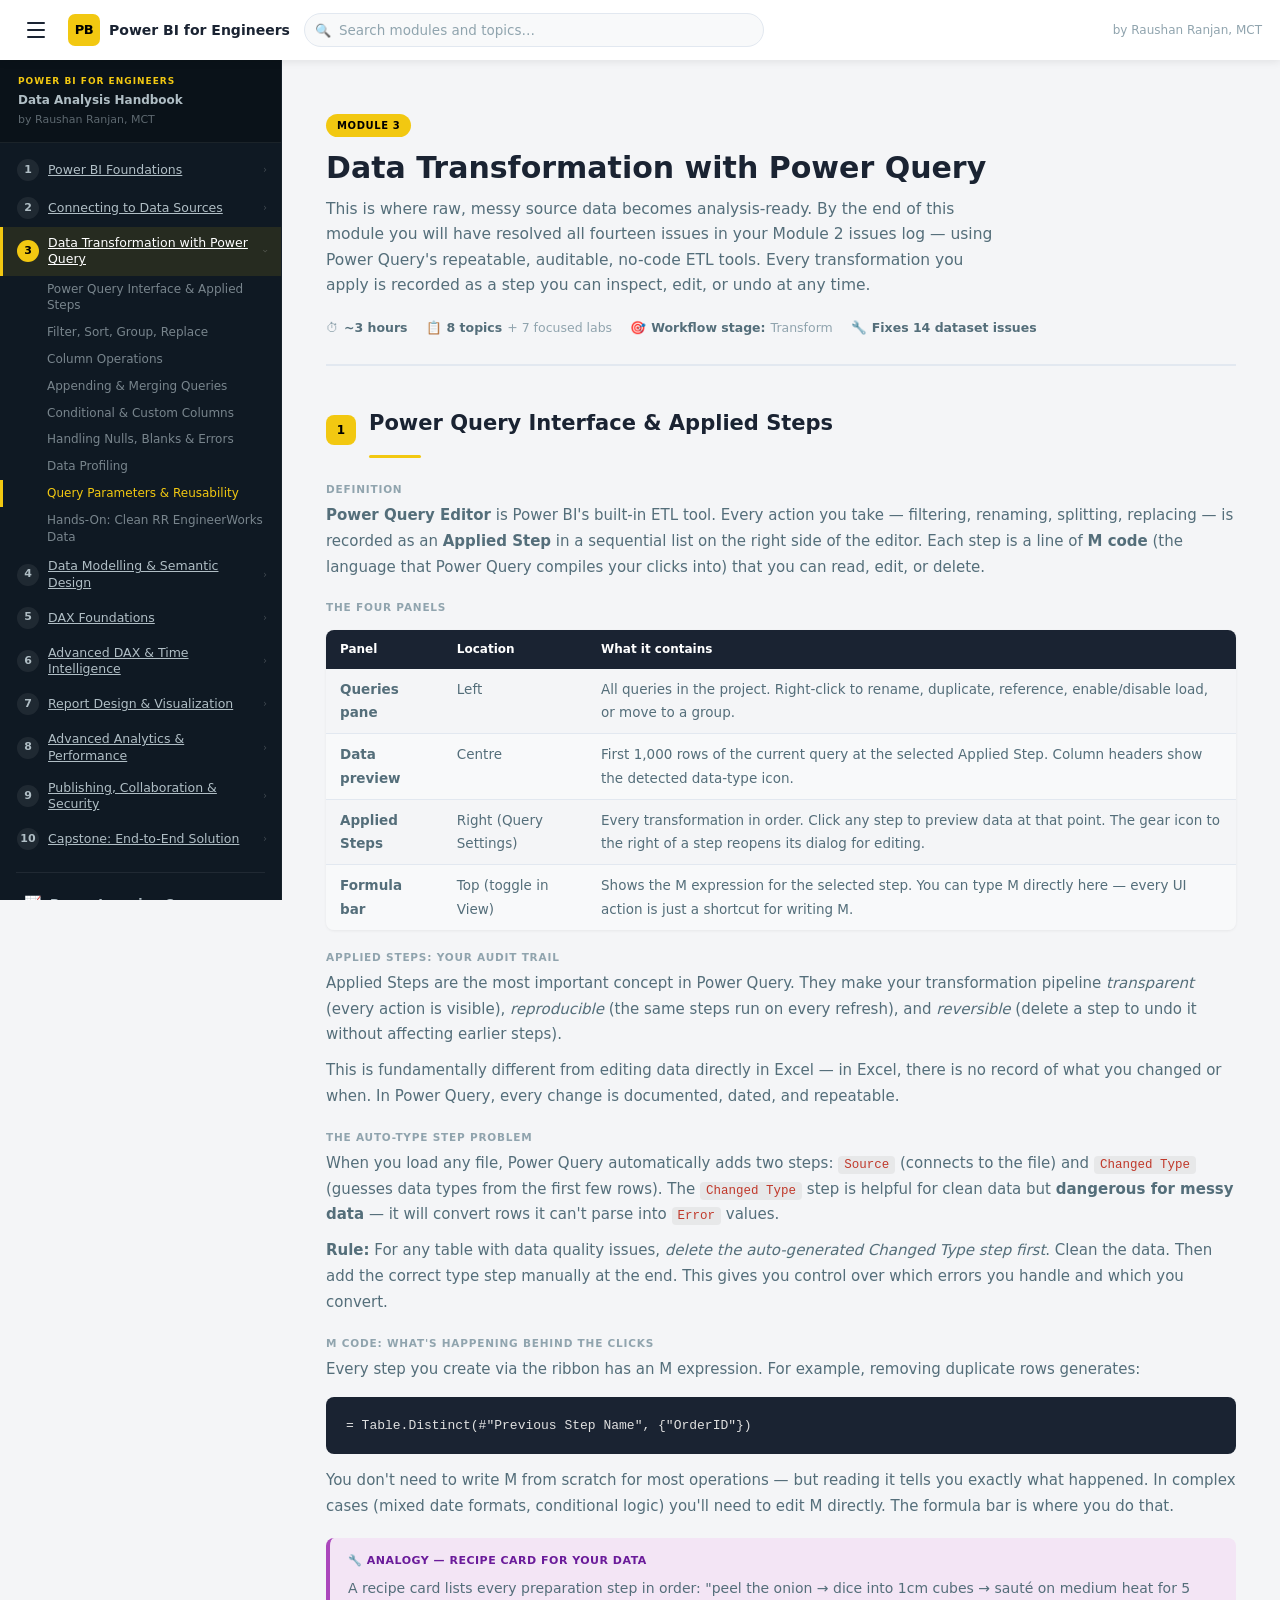
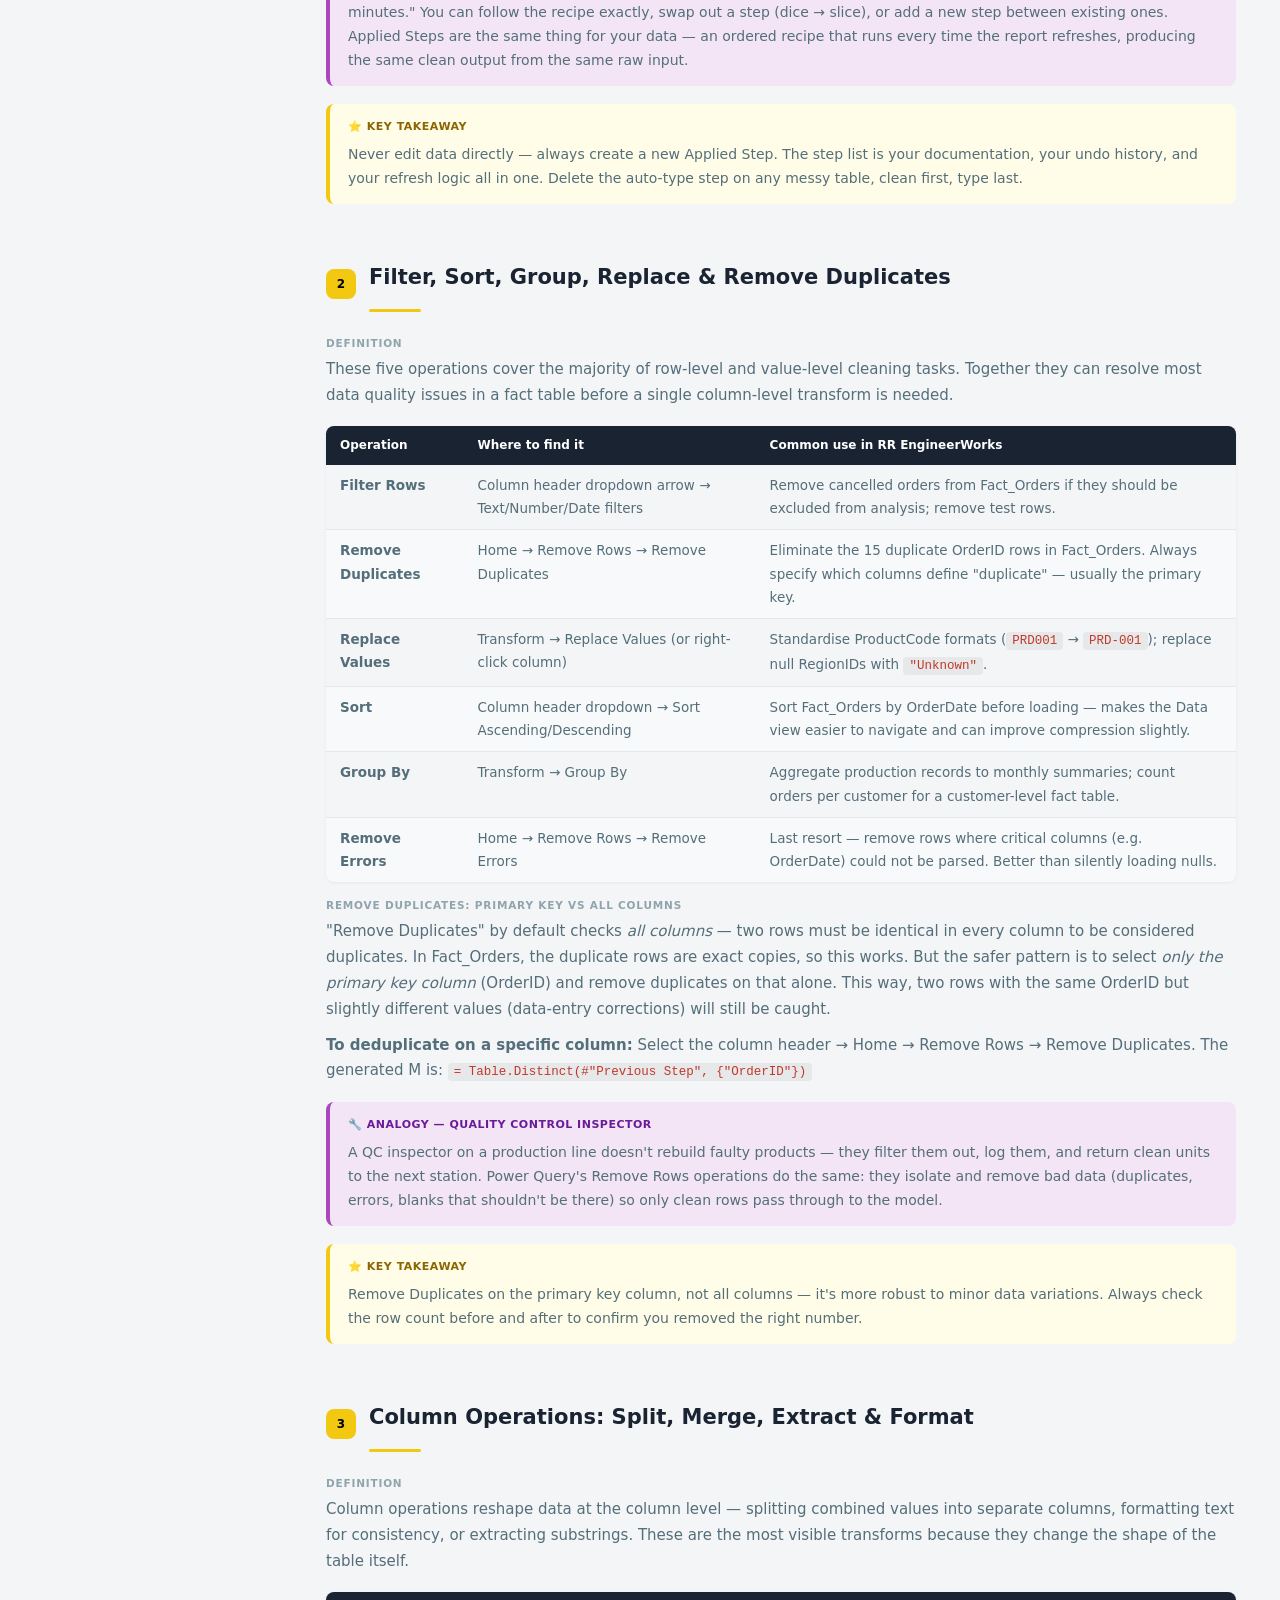
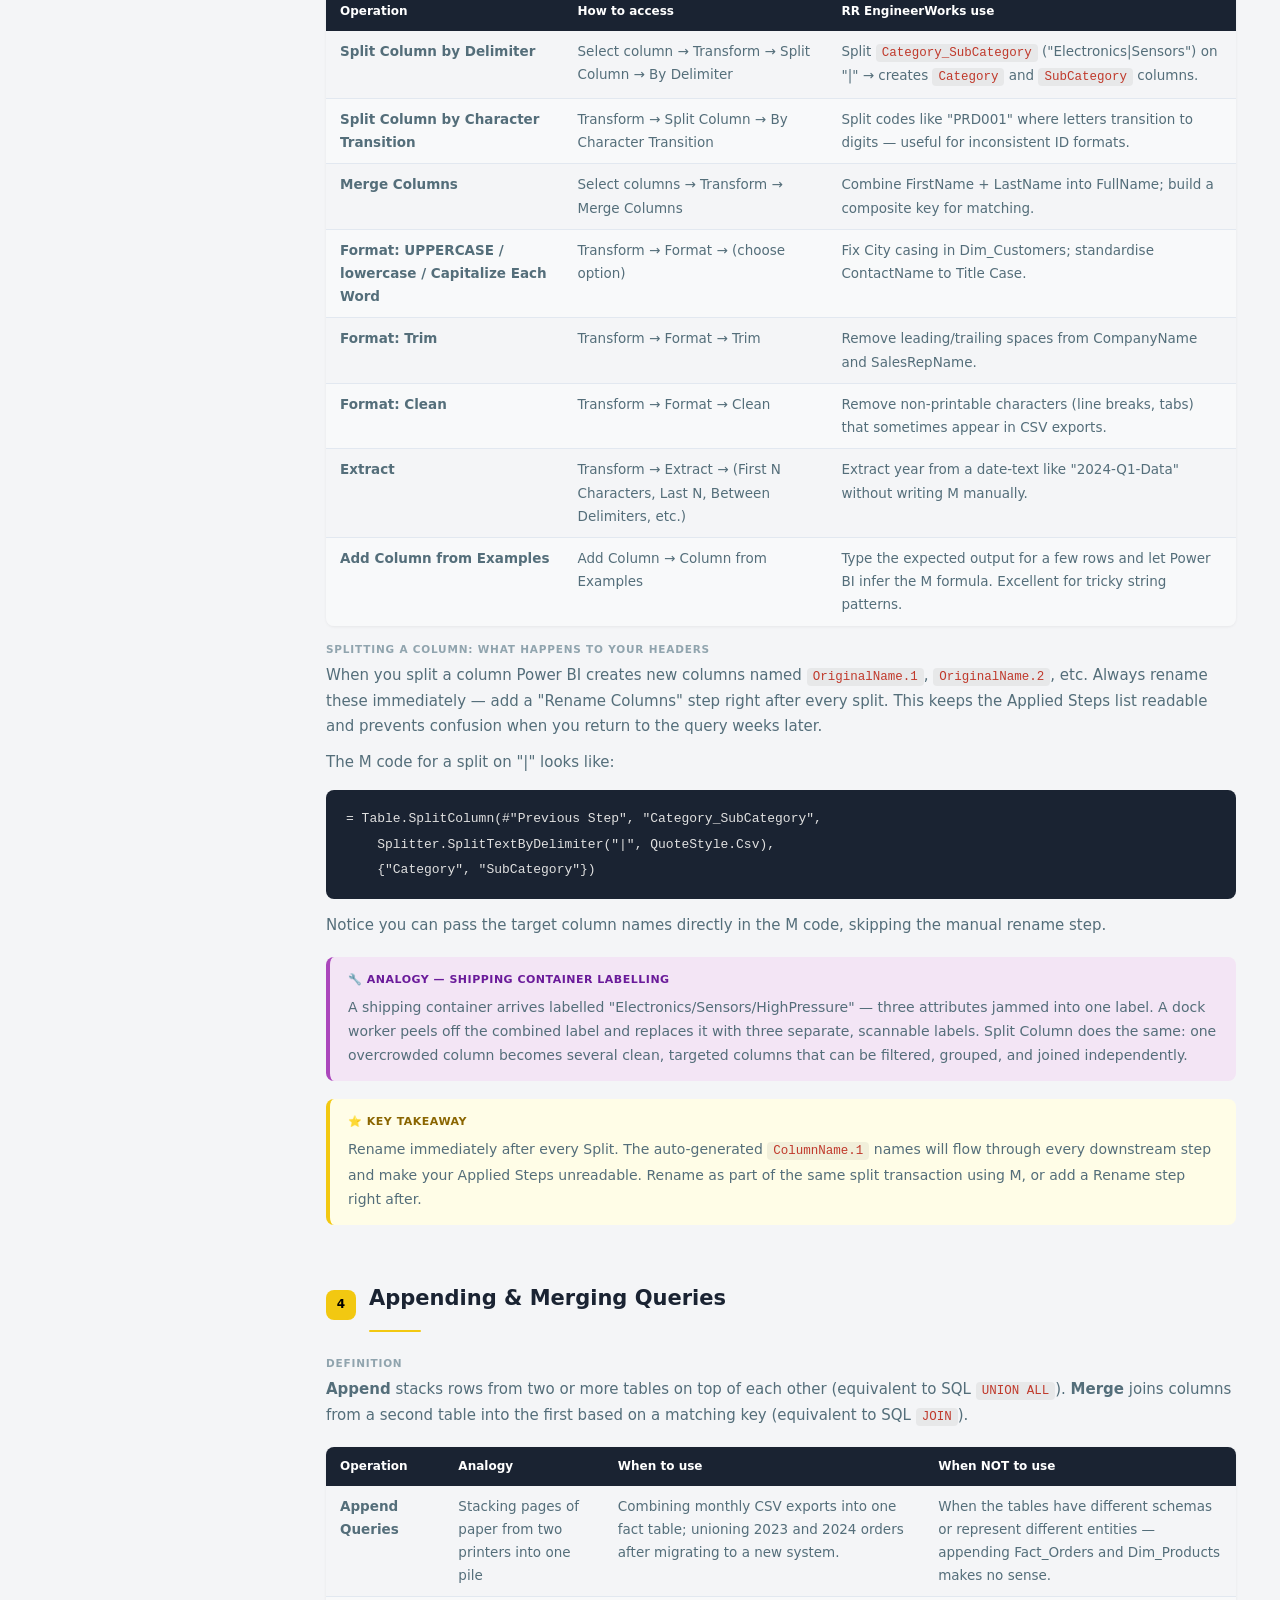
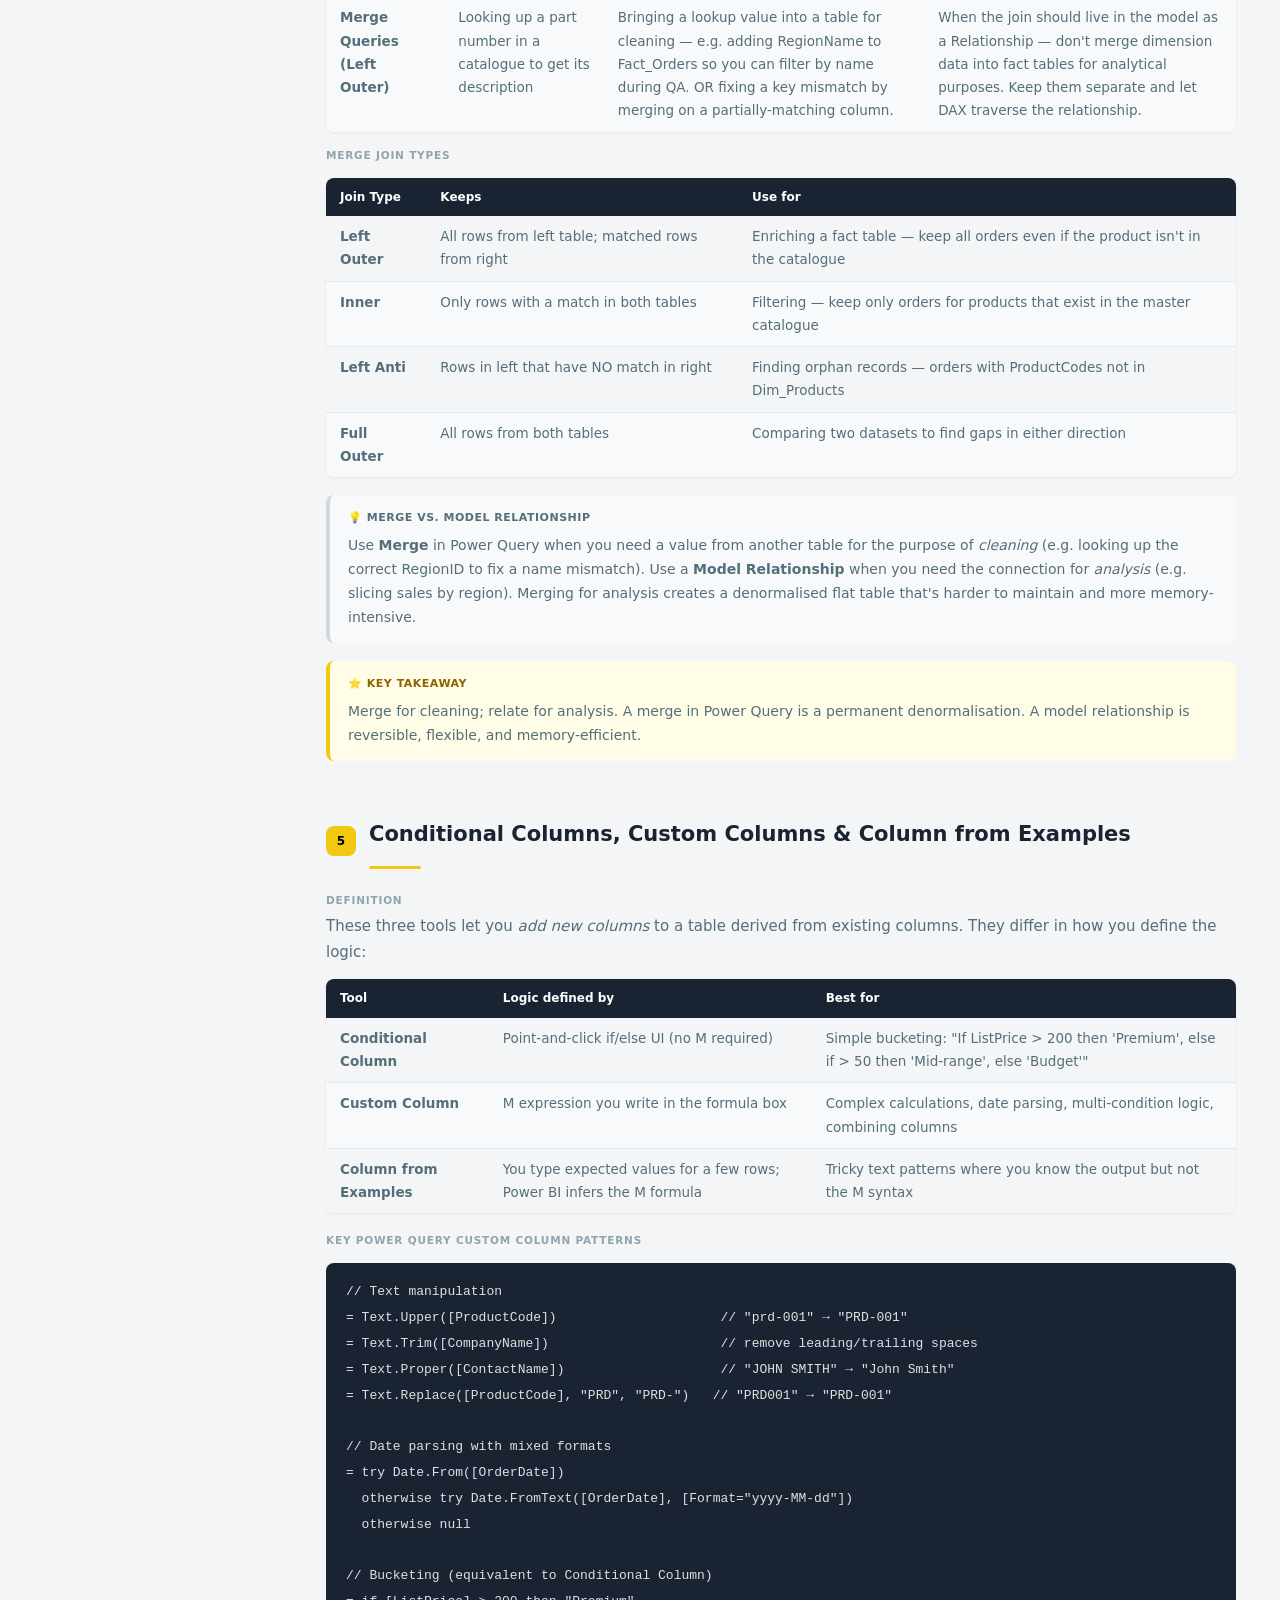
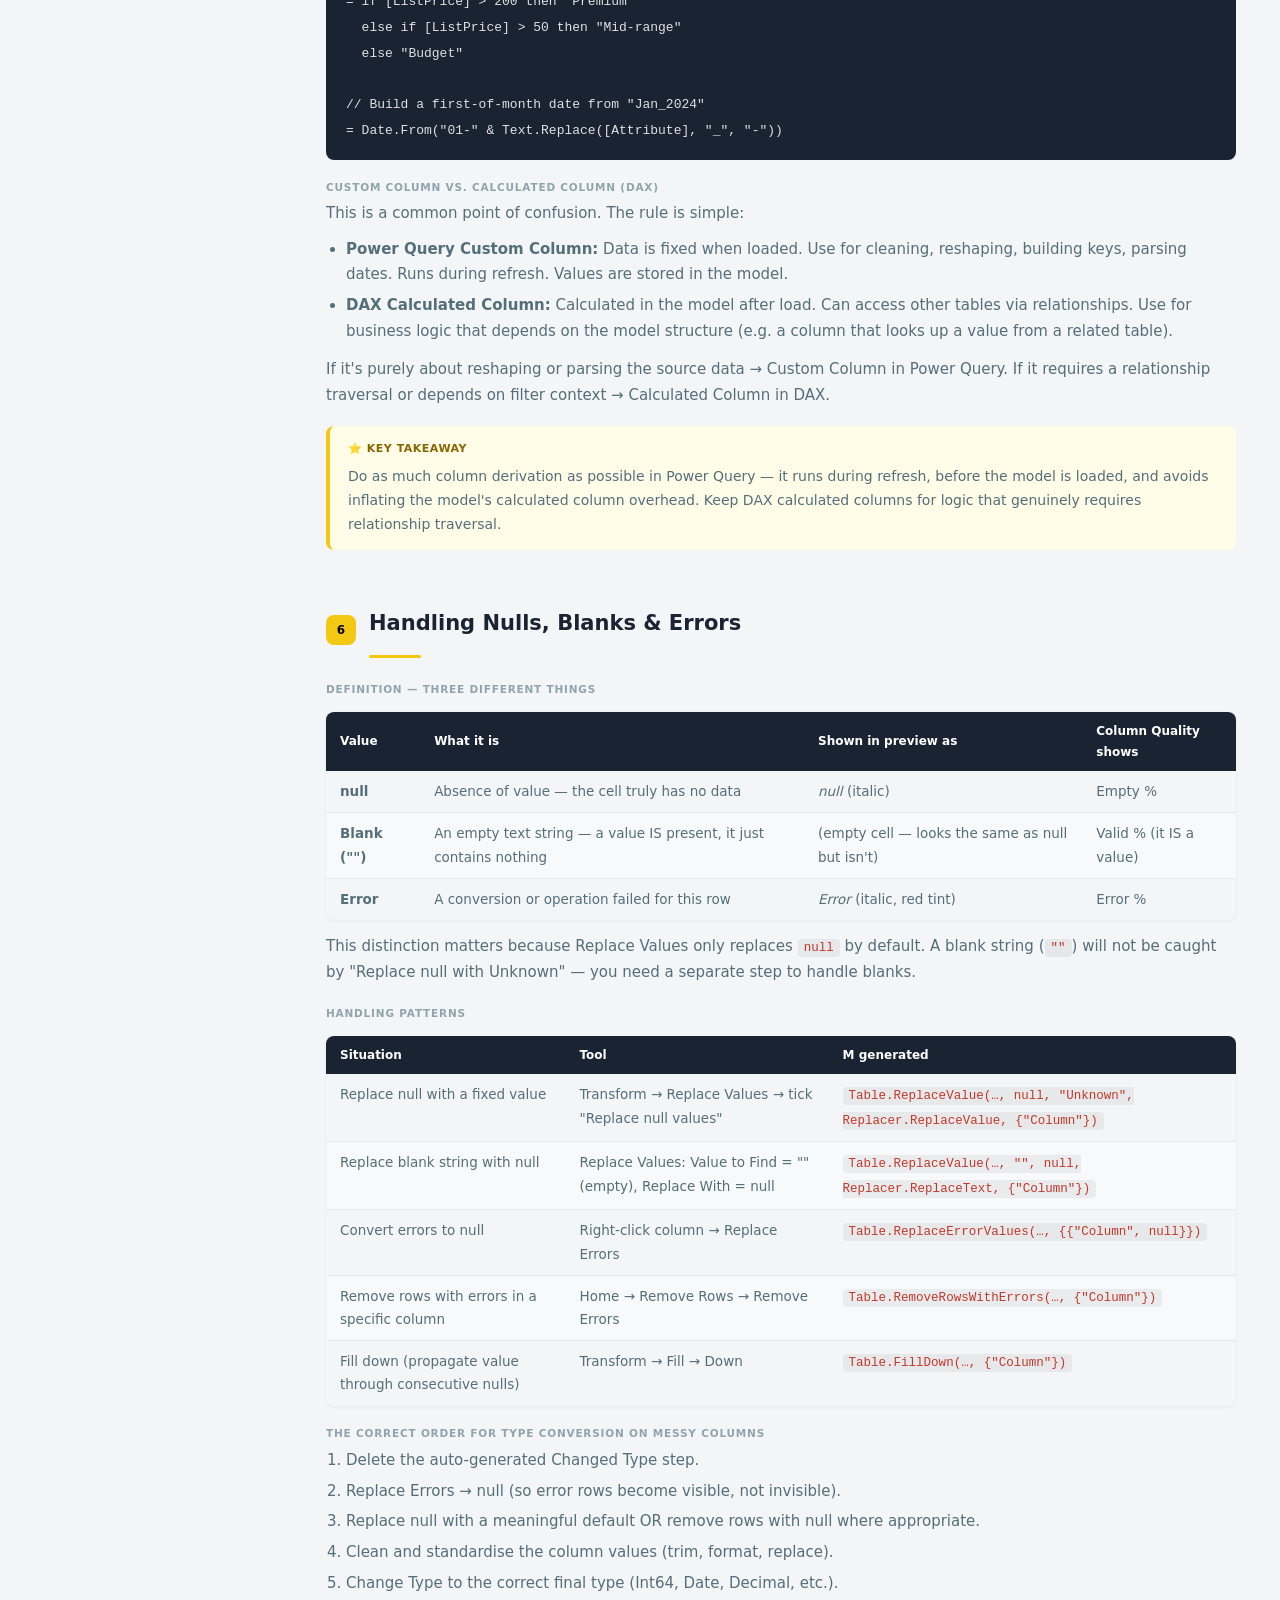
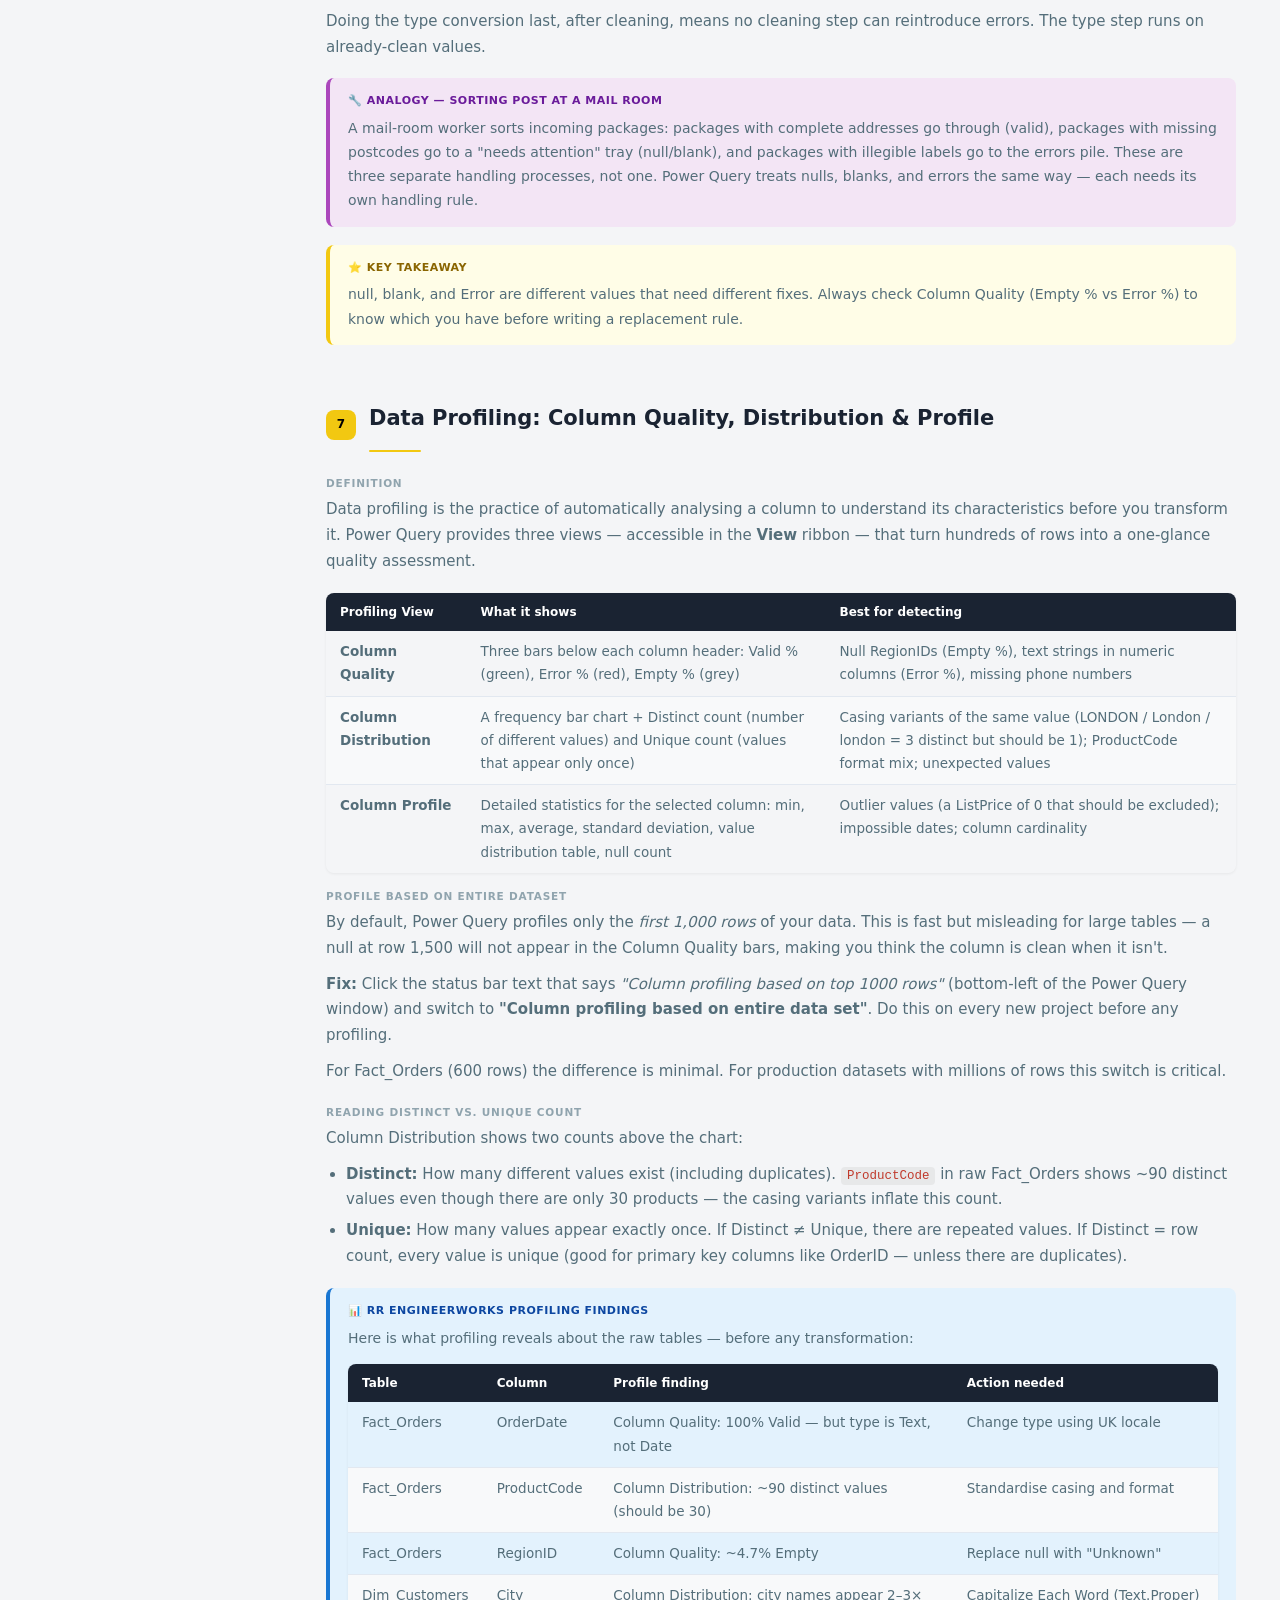
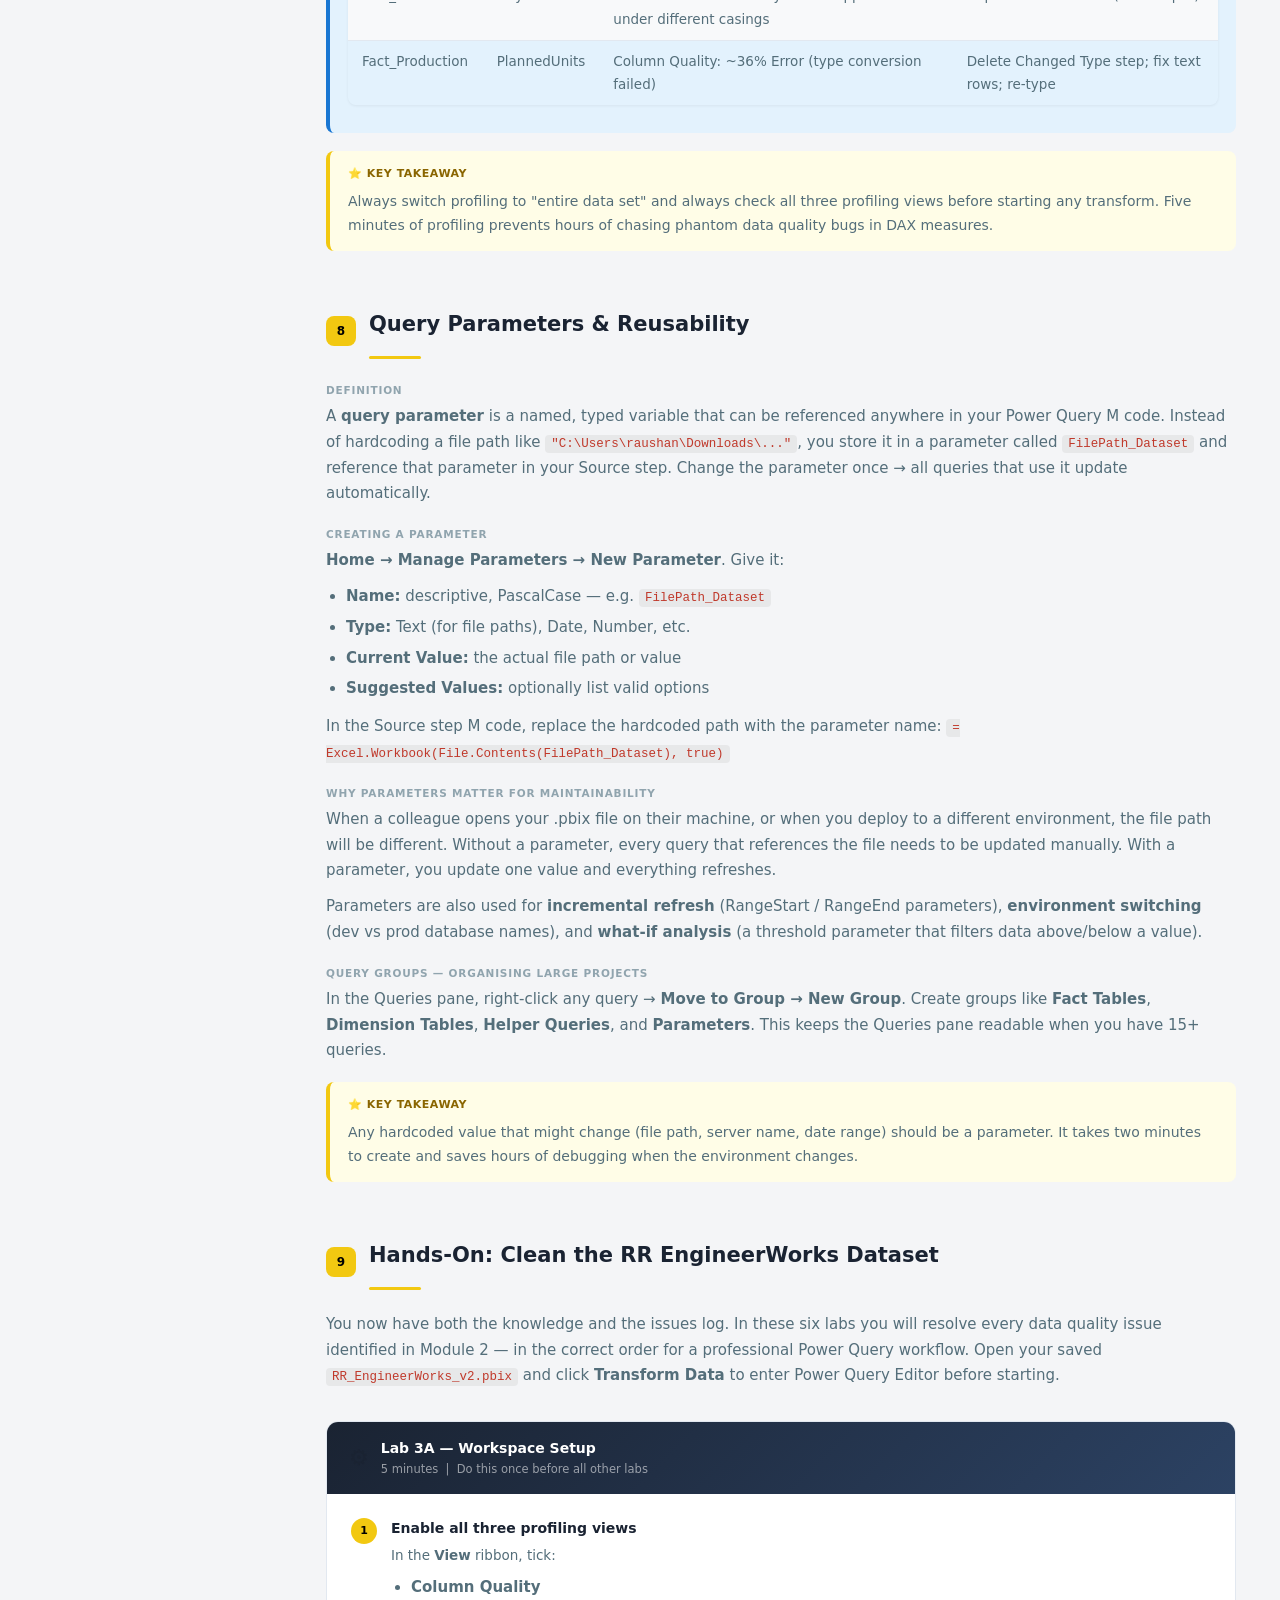
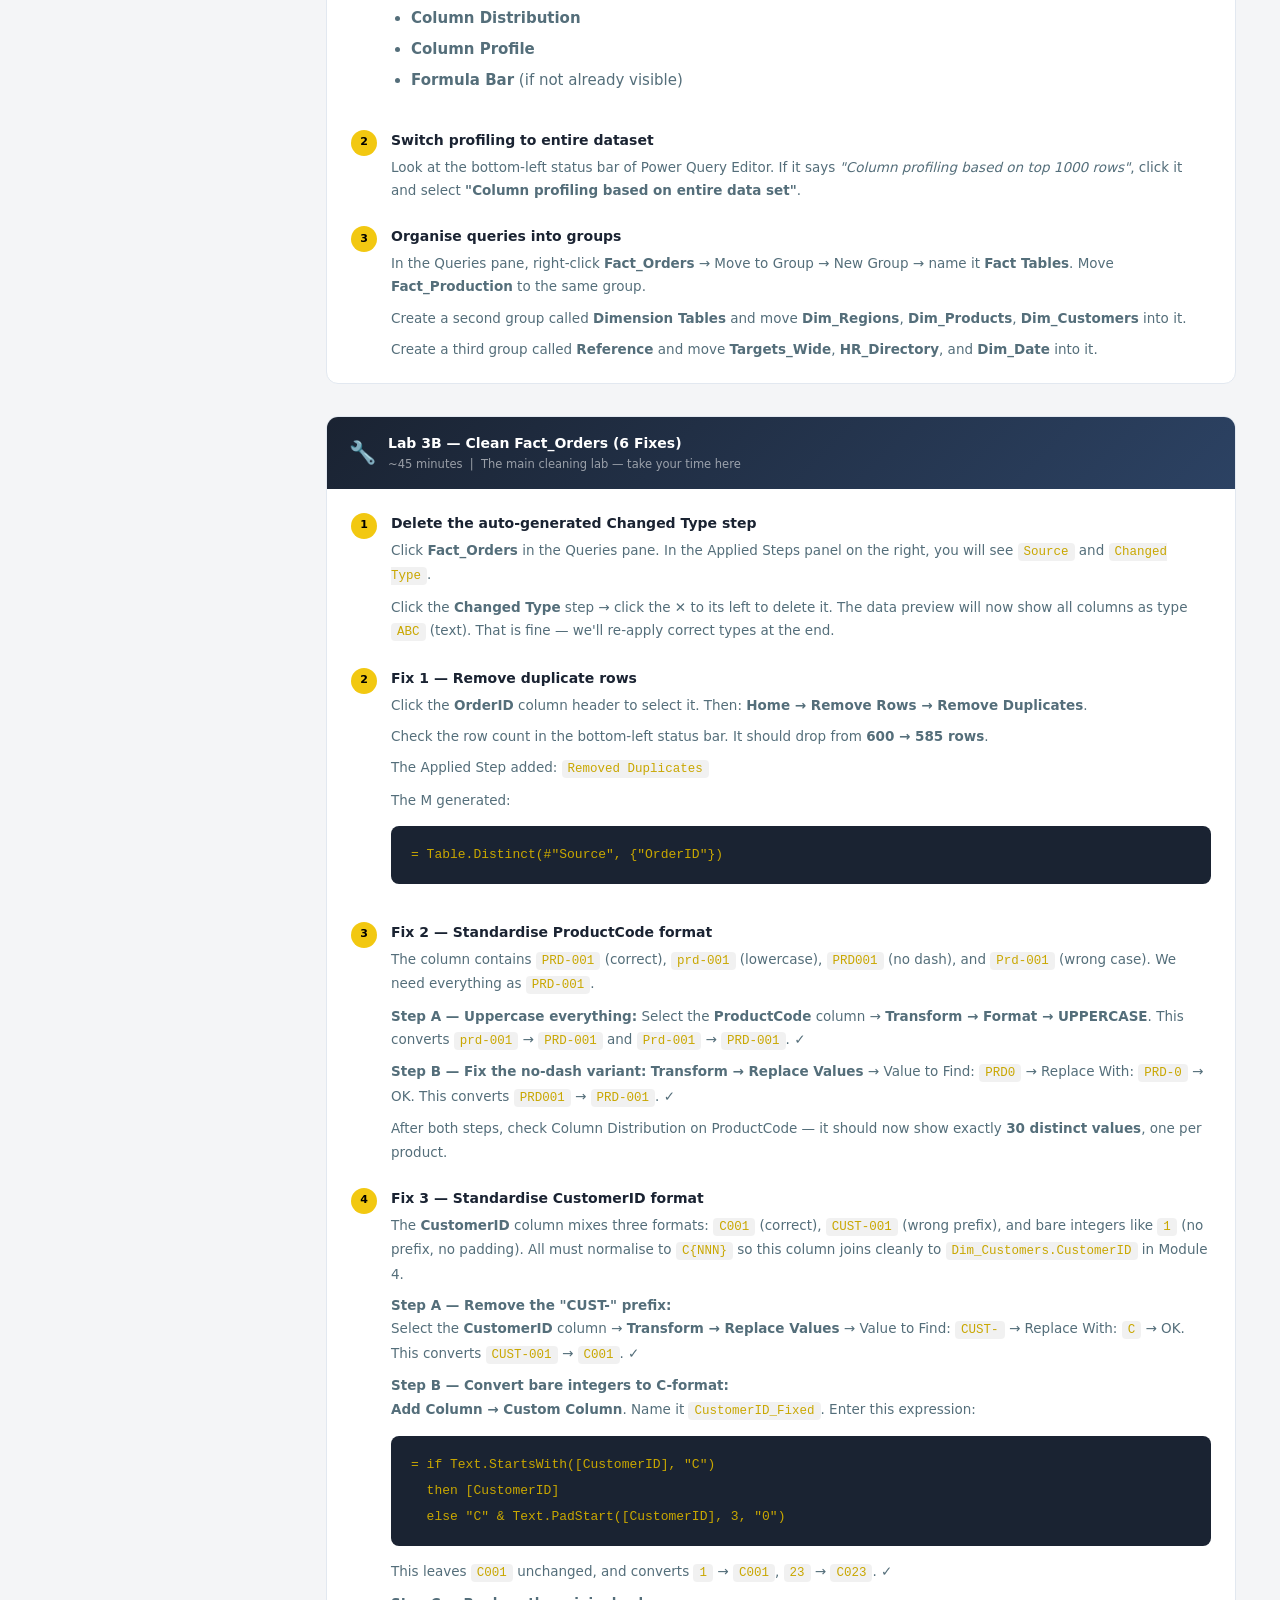
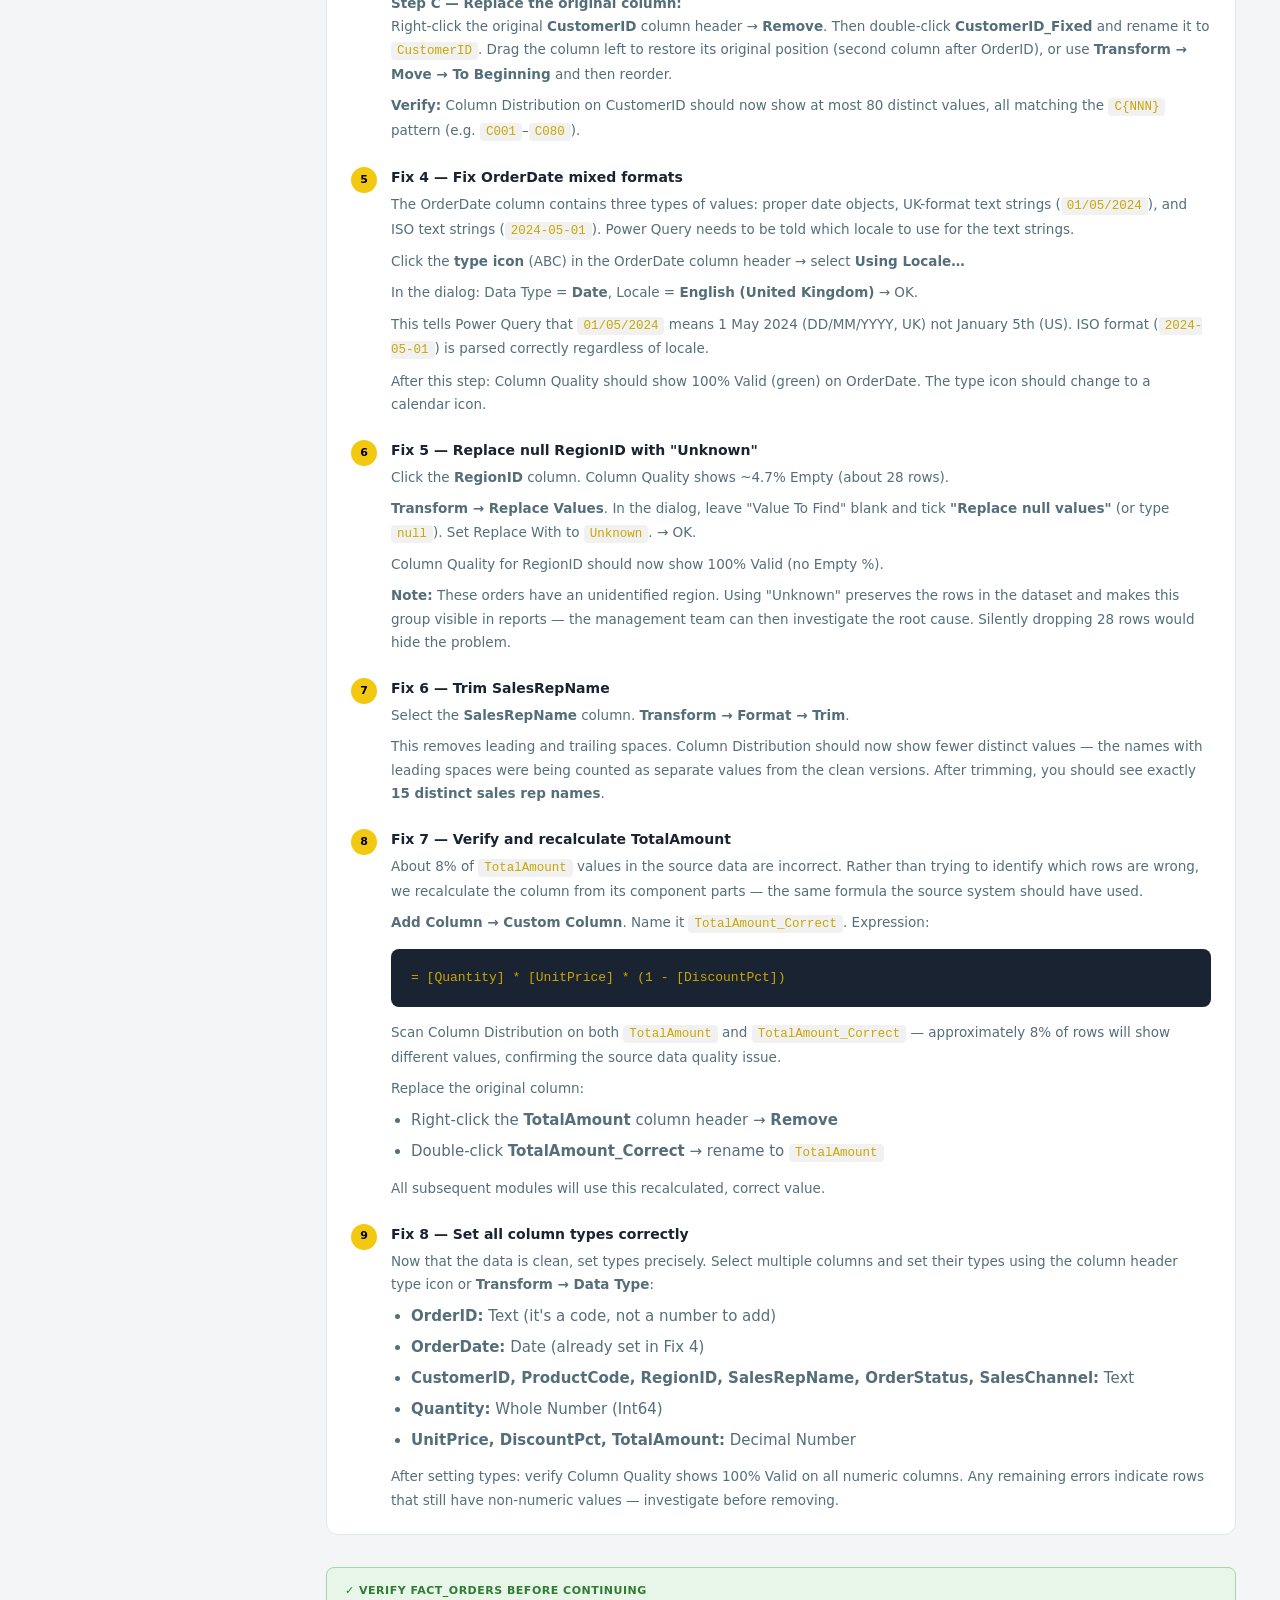
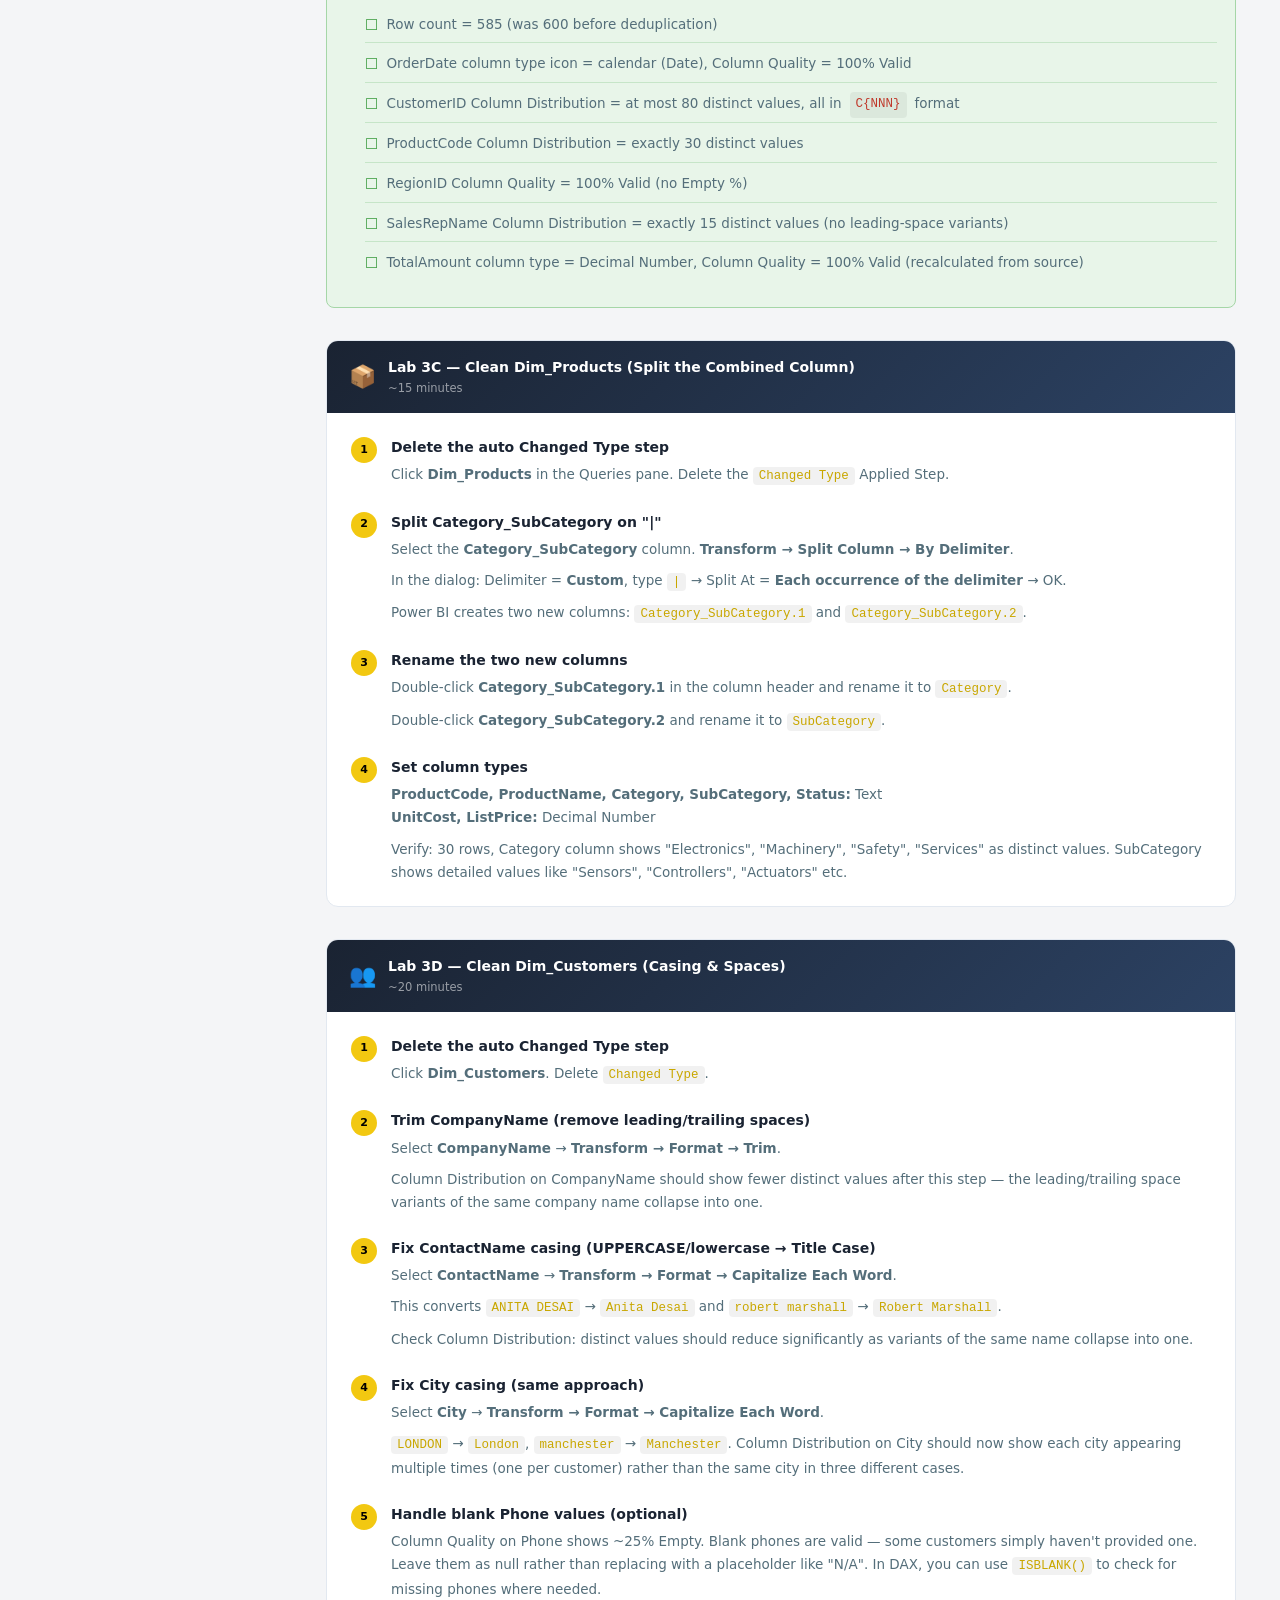
<file: module3.html>
<!DOCTYPE html>
<html lang="en">
<head>
  <meta charset="UTF-8">
  <meta name="viewport" content="width=device-width, initial-scale=1.0">
  <title>Module 3: Data Transformation with Power Query | Power BI Data Analysis for Engineers</title>
  <link rel="stylesheet" href="css/handbook.css">
</head>
<body>

  <canvas id="confetti-canvas"></canvas>

  <div class="completion-overlay" id="completion-overlay">
    <div class="completion-card">
      <div class="completion-emoji">🎉</div>
      <div class="completion-title">Module 3 Complete!</div>
      <div class="completion-message">Your RR EngineerWorks data is clean, shaped, and ready for modelling. Every issue from the Module 2 log is resolved. Module 4 is where the star schema comes together.</div>
      <button class="btn-overlay-close" id="overlay-close">Continue →</button>
    </div>
  </div>

  <div id="sidebar-overlay" class="sidebar-overlay"></div>

  <header class="topbar">
    <button class="sidebar-toggle" id="sidebar-toggle" aria-label="Toggle navigation">
      <span></span><span></span><span></span>
    </button>
    <a href="index.html" class="topbar-brand">
      <div class="brand-icon">PB</div>
      <span>Power BI for Engineers</span>
    </a>
    <div class="search-wrap">
      <span class="search-icon">🔍</span>
      <input type="search" class="search-input" id="search-input"
             placeholder="Search modules and topics…" autocomplete="off" spellcheck="false">
      <div class="search-results" id="search-results"></div>
    </div>
    <div class="topbar-right">
      <span class="topbar-byline">by <a href="https://raushan-ranjan.azurewebsites.net/" target="_blank" rel="noopener noreferrer" class="author-link">Raushan Ranjan</a>, MCT</span>
    </div>
  </header>

  <nav class="sidebar" id="sidebar"></nav>

  <div class="main-layout">
    <main class="page-content">

      <div class="page-header">
        <span class="module-badge">Module 3</span>
        <h1 class="page-title">Data Transformation with Power Query</h1>
        <p class="page-subtitle">
          This is where raw, messy source data becomes analysis-ready. By the end of this
          module you will have resolved all fourteen issues in your Module 2 issues log —
          using Power Query's repeatable, auditable, no-code ETL tools. Every transformation
          you apply is recorded as a step you can inspect, edit, or undo at any time.
        </p>
        <div class="module-meta">
          <span class="meta-pill">⏱ <strong>~3 hours</strong></span>
          <span class="meta-pill">📋 <strong>8 topics</strong> + 7 focused labs</span>
          <span class="meta-pill">🎯 <strong>Workflow stage:</strong> Transform</span>
          <span class="meta-pill">🔧 <strong>Fixes 14 dataset issues</strong></span>
        </div>
      </div>

      <!-- ================================================
           TOPIC 1 — Power Query Interface & Applied Steps
           ================================================ -->
      <section class="topic-section" id="pq-interface">
        <div class="topic-header">
          <div class="topic-num">1</div>
          <h2 class="topic-title">Power Query Interface &amp; Applied Steps</h2>
        </div>
        <div class="topic-rule"></div>

        <div class="block">
          <div class="block-label">Definition</div>
          <p>
            <strong>Power Query Editor</strong> is Power BI's built-in ETL tool. Every
            action you take — filtering, renaming, splitting, replacing — is recorded as
            an <strong>Applied Step</strong> in a sequential list on the right side of
            the editor. Each step is a line of <strong>M code</strong> (the language that
            Power Query compiles your clicks into) that you can read, edit, or delete.
          </p>
        </div>

        <div class="block">
          <div class="block-label">The Four Panels</div>
          <table class="data-table">
            <thead><tr><th>Panel</th><th>Location</th><th>What it contains</th></tr></thead>
            <tbody>
              <tr>
                <td><strong>Queries pane</strong></td><td>Left</td>
                <td>All queries in the project. Right-click to rename, duplicate, reference, enable/disable load, or move to a group.</td>
              </tr>
              <tr>
                <td><strong>Data preview</strong></td><td>Centre</td>
                <td>First 1,000 rows of the current query at the selected Applied Step. Column headers show the detected data-type icon.</td>
              </tr>
              <tr>
                <td><strong>Applied Steps</strong></td><td>Right (Query Settings)</td>
                <td>Every transformation in order. Click any step to preview data at that point. The gear icon to the right of a step reopens its dialog for editing.</td>
              </tr>
              <tr>
                <td><strong>Formula bar</strong></td><td>Top (toggle in View)</td>
                <td>Shows the M expression for the selected step. You can type M directly here — every UI action is just a shortcut for writing M.</td>
              </tr>
            </tbody>
          </table>
        </div>

        <div class="block">
          <div class="block-label">Applied Steps: Your Audit Trail</div>
          <p>
            Applied Steps are the most important concept in Power Query. They make your
            transformation pipeline <em>transparent</em> (every action is visible),
            <em>reproducible</em> (the same steps run on every refresh), and
            <em>reversible</em> (delete a step to undo it without affecting earlier steps).
          </p>
          <p>
            This is fundamentally different from editing data directly in Excel — in Excel,
            there is no record of what you changed or when. In Power Query, every change
            is documented, dated, and repeatable.
          </p>
        </div>

        <div class="block">
          <div class="block-label">The Auto-Type Step Problem</div>
          <p>
            When you load any file, Power Query automatically adds two steps:
            <code>Source</code> (connects to the file) and <code>Changed Type</code>
            (guesses data types from the first few rows). The <code>Changed Type</code>
            step is helpful for clean data but <strong>dangerous for messy data</strong>
            — it will convert rows it can't parse into <code>Error</code> values.
          </p>
          <p>
            <strong>Rule:</strong> For any table with data quality issues, <em>delete the
            auto-generated Changed Type step first</em>. Clean the data. Then add the
            correct type step manually at the end. This gives you control over which
            errors you handle and which you convert.
          </p>
        </div>

        <div class="block">
          <div class="block-label">M Code: What's Happening Behind the Clicks</div>
          <p>
            Every step you create via the ribbon has an M expression. For example,
            removing duplicate rows generates:
          </p>
          <pre><code>= Table.Distinct(#"Previous Step Name", {"OrderID"})</code></pre>
          <p>
            You don't need to write M from scratch for most operations — but reading it
            tells you exactly what happened. In complex cases (mixed date formats,
            conditional logic) you'll need to edit M directly. The formula bar is where
            you do that.
          </p>
        </div>

        <div class="callout callout-analogy">
          <div class="callout-head">🔧 Analogy — Recipe Card for Your Data</div>
          <p>
            A recipe card lists every preparation step in order: "peel the onion →
            dice into 1cm cubes → sauté on medium heat for 5 minutes." You can follow
            the recipe exactly, swap out a step (dice → slice), or add a new step
            between existing ones. Applied Steps are the same thing for your data — an
            ordered recipe that runs every time the report refreshes, producing the same
            clean output from the same raw input.
          </p>
        </div>

        <div class="callout callout-key">
          <div class="callout-head">⭐ Key Takeaway</div>
          <p>
            Never edit data directly — always create a new Applied Step. The step list
            is your documentation, your undo history, and your refresh logic all in one.
            Delete the auto-type step on any messy table, clean first, type last.
          </p>
        </div>
      </section>

      <!-- ================================================
           TOPIC 2 — Filter, Sort, Group, Replace, Deduplication
           ================================================ -->
      <section class="topic-section" id="basic-transforms">
        <div class="topic-header">
          <div class="topic-num">2</div>
          <h2 class="topic-title">Filter, Sort, Group, Replace &amp; Remove Duplicates</h2>
        </div>
        <div class="topic-rule"></div>

        <div class="block">
          <div class="block-label">Definition</div>
          <p>
            These five operations cover the majority of row-level and value-level
            cleaning tasks. Together they can resolve most data quality issues in a
            fact table before a single column-level transform is needed.
          </p>
        </div>

        <table class="data-table">
          <thead>
            <tr><th>Operation</th><th>Where to find it</th><th>Common use in RR EngineerWorks</th></tr>
          </thead>
          <tbody>
            <tr>
              <td><strong>Filter Rows</strong></td>
              <td>Column header dropdown arrow → Text/Number/Date filters</td>
              <td>Remove cancelled orders from Fact_Orders if they should be excluded from analysis; remove test rows.</td>
            </tr>
            <tr>
              <td><strong>Remove Duplicates</strong></td>
              <td>Home → Remove Rows → Remove Duplicates</td>
              <td>Eliminate the 15 duplicate OrderID rows in Fact_Orders. Always specify which columns define "duplicate" — usually the primary key.</td>
            </tr>
            <tr>
              <td><strong>Replace Values</strong></td>
              <td>Transform → Replace Values (or right-click column)</td>
              <td>Standardise ProductCode formats (<code>PRD001</code> → <code>PRD-001</code>); replace null RegionIDs with <code>"Unknown"</code>.</td>
            </tr>
            <tr>
              <td><strong>Sort</strong></td>
              <td>Column header dropdown → Sort Ascending/Descending</td>
              <td>Sort Fact_Orders by OrderDate before loading — makes the Data view easier to navigate and can improve compression slightly.</td>
            </tr>
            <tr>
              <td><strong>Group By</strong></td>
              <td>Transform → Group By</td>
              <td>Aggregate production records to monthly summaries; count orders per customer for a customer-level fact table.</td>
            </tr>
            <tr>
              <td><strong>Remove Errors</strong></td>
              <td>Home → Remove Rows → Remove Errors</td>
              <td>Last resort — remove rows where critical columns (e.g. OrderDate) could not be parsed. Better than silently loading nulls.</td>
            </tr>
          </tbody>
        </table>

        <div class="block">
          <div class="block-label">Remove Duplicates: Primary Key vs All Columns</div>
          <p>
            "Remove Duplicates" by default checks <em>all columns</em> — two rows must
            be identical in every column to be considered duplicates. In Fact_Orders, the
            duplicate rows are exact copies, so this works. But the safer pattern is to
            select <em>only the primary key column</em> (OrderID) and remove duplicates
            on that alone. This way, two rows with the same OrderID but slightly different
            values (data-entry corrections) will still be caught.
          </p>
          <p>
            <strong>To deduplicate on a specific column:</strong> Select the column header → Home → Remove Rows → Remove Duplicates.
            The generated M is: <code>= Table.Distinct(#"Previous Step", {"OrderID"})</code>
          </p>
        </div>

        <div class="callout callout-analogy">
          <div class="callout-head">🔧 Analogy — Quality Control Inspector</div>
          <p>
            A QC inspector on a production line doesn't rebuild faulty products —
            they filter them out, log them, and return clean units to the next station.
            Power Query's Remove Rows operations do the same: they isolate and remove
            bad data (duplicates, errors, blanks that shouldn't be there) so only
            clean rows pass through to the model.
          </p>
        </div>

        <div class="callout callout-key">
          <div class="callout-head">⭐ Key Takeaway</div>
          <p>
            Remove Duplicates on the primary key column, not all columns — it's more
            robust to minor data variations. Always check the row count before and after
            to confirm you removed the right number.
          </p>
        </div>
      </section>

      <!-- ================================================
           TOPIC 3 — Column Operations
           ================================================ -->
      <section class="topic-section" id="column-ops">
        <div class="topic-header">
          <div class="topic-num">3</div>
          <h2 class="topic-title">Column Operations: Split, Merge, Extract &amp; Format</h2>
        </div>
        <div class="topic-rule"></div>

        <div class="block">
          <div class="block-label">Definition</div>
          <p>
            Column operations reshape data at the column level — splitting combined
            values into separate columns, formatting text for consistency, or extracting
            substrings. These are the most visible transforms because they change the
            shape of the table itself.
          </p>
        </div>

        <table class="data-table">
          <thead>
            <tr><th>Operation</th><th>How to access</th><th>RR EngineerWorks use</th></tr>
          </thead>
          <tbody>
            <tr>
              <td><strong>Split Column by Delimiter</strong></td>
              <td>Select column → Transform → Split Column → By Delimiter</td>
              <td>Split <code>Category_SubCategory</code> ("Electronics|Sensors") on "|" → creates <code>Category</code> and <code>SubCategory</code> columns.</td>
            </tr>
            <tr>
              <td><strong>Split Column by Character Transition</strong></td>
              <td>Transform → Split Column → By Character Transition</td>
              <td>Split codes like "PRD001" where letters transition to digits — useful for inconsistent ID formats.</td>
            </tr>
            <tr>
              <td><strong>Merge Columns</strong></td>
              <td>Select columns → Transform → Merge Columns</td>
              <td>Combine FirstName + LastName into FullName; build a composite key for matching.</td>
            </tr>
            <tr>
              <td><strong>Format: UPPERCASE / lowercase / Capitalize Each Word</strong></td>
              <td>Transform → Format → (choose option)</td>
              <td>Fix City casing in Dim_Customers; standardise ContactName to Title Case.</td>
            </tr>
            <tr>
              <td><strong>Format: Trim</strong></td>
              <td>Transform → Format → Trim</td>
              <td>Remove leading/trailing spaces from CompanyName and SalesRepName.</td>
            </tr>
            <tr>
              <td><strong>Format: Clean</strong></td>
              <td>Transform → Format → Clean</td>
              <td>Remove non-printable characters (line breaks, tabs) that sometimes appear in CSV exports.</td>
            </tr>
            <tr>
              <td><strong>Extract</strong></td>
              <td>Transform → Extract → (First N Characters, Last N, Between Delimiters, etc.)</td>
              <td>Extract year from a date-text like "2024-Q1-Data" without writing M manually.</td>
            </tr>
            <tr>
              <td><strong>Add Column from Examples</strong></td>
              <td>Add Column → Column from Examples</td>
              <td>Type the expected output for a few rows and let Power BI infer the M formula. Excellent for tricky string patterns.</td>
            </tr>
          </tbody>
        </table>

        <div class="block">
          <div class="block-label">Splitting a Column: What Happens to Your Headers</div>
          <p>
            When you split a column Power BI creates new columns named
            <code>OriginalName.1</code>, <code>OriginalName.2</code>, etc. Always rename
            these immediately — add a "Rename Columns" step right after every split.
            This keeps the Applied Steps list readable and prevents confusion when you
            return to the query weeks later.
          </p>
          <p>
            The M code for a split on "|" looks like:
          </p>
          <pre><code>= Table.SplitColumn(#"Previous Step", "Category_SubCategory",
    Splitter.SplitTextByDelimiter("|", QuoteStyle.Csv),
    {"Category", "SubCategory"})</code></pre>
          <p>
            Notice you can pass the target column names directly in the M code,
            skipping the manual rename step.
          </p>
        </div>

        <div class="callout callout-analogy">
          <div class="callout-head">🔧 Analogy — Shipping Container Labelling</div>
          <p>
            A shipping container arrives labelled "Electronics/Sensors/HighPressure" —
            three attributes jammed into one label. A dock worker peels off the combined
            label and replaces it with three separate, scannable labels. Split Column does
            the same: one overcrowded column becomes several clean, targeted columns that
            can be filtered, grouped, and joined independently.
          </p>
        </div>

        <div class="callout callout-key">
          <div class="callout-head">⭐ Key Takeaway</div>
          <p>
            Rename immediately after every Split. The auto-generated
            <code>ColumnName.1</code> names will flow through every downstream step and
            make your Applied Steps unreadable. Rename as part of the same split
            transaction using M, or add a Rename step right after.
          </p>
        </div>
      </section>

      <!-- ================================================
           TOPIC 4 — Appending & Merging Queries
           ================================================ -->
      <section class="topic-section" id="append-merge">
        <div class="topic-header">
          <div class="topic-num">4</div>
          <h2 class="topic-title">Appending &amp; Merging Queries</h2>
        </div>
        <div class="topic-rule"></div>

        <div class="block">
          <div class="block-label">Definition</div>
          <p>
            <strong>Append</strong> stacks rows from two or more tables on top of each
            other (equivalent to SQL <code>UNION ALL</code>). <strong>Merge</strong>
            joins columns from a second table into the first based on a matching key
            (equivalent to SQL <code>JOIN</code>).
          </p>
        </div>

        <table class="data-table">
          <thead>
            <tr><th>Operation</th><th>Analogy</th><th>When to use</th><th>When NOT to use</th></tr>
          </thead>
          <tbody>
            <tr>
              <td><strong>Append Queries</strong></td>
              <td>Stacking pages of paper from two printers into one pile</td>
              <td>Combining monthly CSV exports into one fact table; unioning 2023 and 2024 orders after migrating to a new system.</td>
              <td>When the tables have different schemas or represent different entities — appending Fact_Orders and Dim_Products makes no sense.</td>
            </tr>
            <tr>
              <td><strong>Merge Queries (Left Outer)</strong></td>
              <td>Looking up a part number in a catalogue to get its description</td>
              <td>Bringing a lookup value into a table for cleaning — e.g. adding RegionName to Fact_Orders so you can filter by name during QA. OR fixing a key mismatch by merging on a partially-matching column.</td>
              <td>When the join should live in the model as a Relationship — don't merge dimension data into fact tables for analytical purposes. Keep them separate and let DAX traverse the relationship.</td>
            </tr>
          </tbody>
        </table>

        <div class="block">
          <div class="block-label">Merge Join Types</div>
          <table class="data-table">
            <thead><tr><th>Join Type</th><th>Keeps</th><th>Use for</th></tr></thead>
            <tbody>
              <tr><td><strong>Left Outer</strong></td><td>All rows from left table; matched rows from right</td><td>Enriching a fact table — keep all orders even if the product isn't in the catalogue</td></tr>
              <tr><td><strong>Inner</strong></td><td>Only rows with a match in both tables</td><td>Filtering — keep only orders for products that exist in the master catalogue</td></tr>
              <tr><td><strong>Left Anti</strong></td><td>Rows in left that have NO match in right</td><td>Finding orphan records — orders with ProductCodes not in Dim_Products</td></tr>
              <tr><td><strong>Full Outer</strong></td><td>All rows from both tables</td><td>Comparing two datasets to find gaps in either direction</td></tr>
            </tbody>
          </table>
        </div>

        <div class="callout callout-note">
          <div class="callout-head">💡 Merge vs. Model Relationship</div>
          <p>
            Use <strong>Merge</strong> in Power Query when you need a value from another
            table for the purpose of <em>cleaning</em> (e.g. looking up the correct
            RegionID to fix a name mismatch). Use a <strong>Model Relationship</strong>
            when you need the connection for <em>analysis</em> (e.g. slicing sales by
            region). Merging for analysis creates a denormalised flat table that's
            harder to maintain and more memory-intensive.
          </p>
        </div>

        <div class="callout callout-key">
          <div class="callout-head">⭐ Key Takeaway</div>
          <p>
            Merge for cleaning; relate for analysis. A merge in Power Query is a
            permanent denormalisation. A model relationship is reversible, flexible,
            and memory-efficient.
          </p>
        </div>
      </section>

      <!-- ================================================
           TOPIC 5 — Conditional & Custom Columns
           ================================================ -->
      <section class="topic-section" id="custom-columns">
        <div class="topic-header">
          <div class="topic-num">5</div>
          <h2 class="topic-title">Conditional Columns, Custom Columns &amp; Column from Examples</h2>
        </div>
        <div class="topic-rule"></div>

        <div class="block">
          <div class="block-label">Definition</div>
          <p>
            These three tools let you <em>add new columns</em> to a table derived from
            existing columns. They differ in how you define the logic:
          </p>
          <table class="data-table">
            <thead><tr><th>Tool</th><th>Logic defined by</th><th>Best for</th></tr></thead>
            <tbody>
              <tr>
                <td><strong>Conditional Column</strong></td>
                <td>Point-and-click if/else UI (no M required)</td>
                <td>Simple bucketing: "If ListPrice &gt; 200 then 'Premium', else if &gt; 50 then 'Mid-range', else 'Budget'"</td>
              </tr>
              <tr>
                <td><strong>Custom Column</strong></td>
                <td>M expression you write in the formula box</td>
                <td>Complex calculations, date parsing, multi-condition logic, combining columns</td>
              </tr>
              <tr>
                <td><strong>Column from Examples</strong></td>
                <td>You type expected values for a few rows; Power BI infers the M formula</td>
                <td>Tricky text patterns where you know the output but not the M syntax</td>
              </tr>
            </tbody>
          </table>
        </div>

        <div class="block">
          <div class="block-label">Key Power Query Custom Column Patterns</div>
          <pre><code>// Text manipulation
= Text.Upper([ProductCode])                     // "prd-001" → "PRD-001"
= Text.Trim([CompanyName])                      // remove leading/trailing spaces
= Text.Proper([ContactName])                    // "JOHN SMITH" → "John Smith"
= Text.Replace([ProductCode], "PRD", "PRD-")   // "PRD001" → "PRD-001"

// Date parsing with mixed formats
= try Date.From([OrderDate])
  otherwise try Date.FromText([OrderDate], [Format="yyyy-MM-dd"])
  otherwise null

// Bucketing (equivalent to Conditional Column)
= if [ListPrice] > 200 then "Premium"
  else if [ListPrice] > 50 then "Mid-range"
  else "Budget"

// Build a first-of-month date from "Jan_2024"
= Date.From("01-" & Text.Replace([Attribute], "_", "-"))</code></pre>
        </div>

        <div class="block">
          <div class="block-label">Custom Column vs. Calculated Column (DAX)</div>
          <p>
            This is a common point of confusion. The rule is simple:
          </p>
          <ul>
            <li><strong>Power Query Custom Column:</strong> Data is fixed when loaded. Use for cleaning, reshaping, building keys, parsing dates. Runs during refresh. Values are stored in the model.</li>
            <li><strong>DAX Calculated Column:</strong> Calculated in the model after load. Can access other tables via relationships. Use for business logic that depends on the model structure (e.g. a column that looks up a value from a related table).</li>
          </ul>
          <p>
            If it's purely about reshaping or parsing the source data → Custom Column in Power Query.
            If it requires a relationship traversal or depends on filter context → Calculated Column in DAX.
          </p>
        </div>

        <div class="callout callout-key">
          <div class="callout-head">⭐ Key Takeaway</div>
          <p>
            Do as much column derivation as possible in Power Query — it runs during
            refresh, before the model is loaded, and avoids inflating the model's
            calculated column overhead. Keep DAX calculated columns for logic that
            genuinely requires relationship traversal.
          </p>
        </div>
      </section>

      <!-- ================================================
           TOPIC 6 — Handling Nulls, Blanks & Errors
           ================================================ -->
      <section class="topic-section" id="nulls-errors">
        <div class="topic-header">
          <div class="topic-num">6</div>
          <h2 class="topic-title">Handling Nulls, Blanks &amp; Errors</h2>
        </div>
        <div class="topic-rule"></div>

        <div class="block">
          <div class="block-label">Definition — Three Different Things</div>
          <table class="data-table">
            <thead><tr><th>Value</th><th>What it is</th><th>Shown in preview as</th><th>Column Quality shows</th></tr></thead>
            <tbody>
              <tr>
                <td><strong>null</strong></td>
                <td>Absence of value — the cell truly has no data</td>
                <td><em>null</em> (italic)</td>
                <td>Empty %</td>
              </tr>
              <tr>
                <td><strong>Blank ("")</strong></td>
                <td>An empty text string — a value IS present, it just contains nothing</td>
                <td>(empty cell — looks the same as null but isn't)</td>
                <td>Valid % (it IS a value)</td>
              </tr>
              <tr>
                <td><strong>Error</strong></td>
                <td>A conversion or operation failed for this row</td>
                <td><em>Error</em> (italic, red tint)</td>
                <td>Error %</td>
              </tr>
            </tbody>
          </table>
          <p>
            This distinction matters because Replace Values only replaces <code>null</code>
            by default. A blank string (<code>""</code>) will not be caught by
            "Replace null with Unknown" — you need a separate step to handle blanks.
          </p>
        </div>

        <div class="block">
          <div class="block-label">Handling Patterns</div>
          <table class="data-table">
            <thead><tr><th>Situation</th><th>Tool</th><th>M generated</th></tr></thead>
            <tbody>
              <tr>
                <td>Replace null with a fixed value</td>
                <td>Transform → Replace Values → tick "Replace null values"</td>
                <td><code>Table.ReplaceValue(…, null, "Unknown", Replacer.ReplaceValue, {"Column"})</code></td>
              </tr>
              <tr>
                <td>Replace blank string with null</td>
                <td>Replace Values: Value to Find = "" (empty), Replace With = null</td>
                <td><code>Table.ReplaceValue(…, "", null, Replacer.ReplaceText, {"Column"})</code></td>
              </tr>
              <tr>
                <td>Convert errors to null</td>
                <td>Right-click column → Replace Errors</td>
                <td><code>Table.ReplaceErrorValues(…, {{"Column", null}})</code></td>
              </tr>
              <tr>
                <td>Remove rows with errors in a specific column</td>
                <td>Home → Remove Rows → Remove Errors</td>
                <td><code>Table.RemoveRowsWithErrors(…, {"Column"})</code></td>
              </tr>
              <tr>
                <td>Fill down (propagate value through consecutive nulls)</td>
                <td>Transform → Fill → Down</td>
                <td><code>Table.FillDown(…, {"Column"})</code></td>
              </tr>
            </tbody>
          </table>
        </div>

        <div class="block">
          <div class="block-label">The Correct Order for Type Conversion on Messy Columns</div>
          <ol>
            <li>Delete the auto-generated Changed Type step.</li>
            <li>Replace Errors → null (so error rows become visible, not invisible).</li>
            <li>Replace null with a meaningful default OR remove rows with null where appropriate.</li>
            <li>Clean and standardise the column values (trim, format, replace).</li>
            <li>Change Type to the correct final type (Int64, Date, Decimal, etc.).</li>
          </ol>
          <p>
            Doing the type conversion last, after cleaning, means no cleaning step can
            reintroduce errors. The type step runs on already-clean values.
          </p>
        </div>

        <div class="callout callout-analogy">
          <div class="callout-head">🔧 Analogy — Sorting Post at a Mail Room</div>
          <p>
            A mail-room worker sorts incoming packages: packages with complete addresses
            go through (valid), packages with missing postcodes go to a "needs attention"
            tray (null/blank), and packages with illegible labels go to the errors pile.
            These are three separate handling processes, not one. Power Query treats nulls,
            blanks, and errors the same way — each needs its own handling rule.
          </p>
        </div>

        <div class="callout callout-key">
          <div class="callout-head">⭐ Key Takeaway</div>
          <p>
            null, blank, and Error are different values that need different fixes.
            Always check Column Quality (Empty % vs Error %) to know which you have
            before writing a replacement rule.
          </p>
        </div>
      </section>

      <!-- ================================================
           TOPIC 7 — Data Profiling
           ================================================ -->
      <section class="topic-section" id="data-profiling">
        <div class="topic-header">
          <div class="topic-num">7</div>
          <h2 class="topic-title">Data Profiling: Column Quality, Distribution &amp; Profile</h2>
        </div>
        <div class="topic-rule"></div>

        <div class="block">
          <div class="block-label">Definition</div>
          <p>
            Data profiling is the practice of automatically analysing a column to
            understand its characteristics before you transform it. Power Query
            provides three views — accessible in the <strong>View</strong> ribbon — that
            turn hundreds of rows into a one-glance quality assessment.
          </p>
        </div>

        <table class="data-table">
          <thead>
            <tr><th>Profiling View</th><th>What it shows</th><th>Best for detecting</th></tr>
          </thead>
          <tbody>
            <tr>
              <td><strong>Column Quality</strong></td>
              <td>Three bars below each column header: Valid % (green), Error % (red), Empty % (grey)</td>
              <td>Null RegionIDs (Empty %), text strings in numeric columns (Error %), missing phone numbers</td>
            </tr>
            <tr>
              <td><strong>Column Distribution</strong></td>
              <td>A frequency bar chart + Distinct count (number of different values) and Unique count (values that appear only once)</td>
              <td>Casing variants of the same value (LONDON / London / london = 3 distinct but should be 1); ProductCode format mix; unexpected values</td>
            </tr>
            <tr>
              <td><strong>Column Profile</strong></td>
              <td>Detailed statistics for the selected column: min, max, average, standard deviation, value distribution table, null count</td>
              <td>Outlier values (a ListPrice of 0 that should be excluded); impossible dates; column cardinality</td>
            </tr>
          </tbody>
        </table>

        <div class="block">
          <div class="block-label">Profile Based on Entire Dataset</div>
          <p>
            By default, Power Query profiles only the <em>first 1,000 rows</em> of your
            data. This is fast but misleading for large tables — a null at row 1,500 will
            not appear in the Column Quality bars, making you think the column is clean
            when it isn't.
          </p>
          <p>
            <strong>Fix:</strong> Click the status bar text that says
            <em>"Column profiling based on top 1000 rows"</em> (bottom-left of the
            Power Query window) and switch to
            <strong>"Column profiling based on entire data set"</strong>.
            Do this on every new project before any profiling.
          </p>
          <p>
            For Fact_Orders (600 rows) the difference is minimal. For production datasets
            with millions of rows this switch is critical.
          </p>
        </div>

        <div class="block">
          <div class="block-label">Reading Distinct vs. Unique Count</div>
          <p>
            Column Distribution shows two counts above the chart:
          </p>
          <ul>
            <li><strong>Distinct:</strong> How many different values exist (including duplicates). <code>ProductCode</code> in raw Fact_Orders shows ~90 distinct values even though there are only 30 products — the casing variants inflate this count.</li>
            <li><strong>Unique:</strong> How many values appear exactly once. If Distinct ≠ Unique, there are repeated values. If Distinct = row count, every value is unique (good for primary key columns like OrderID — unless there are duplicates).</li>
          </ul>
        </div>

        <div class="callout callout-example">
          <div class="callout-head">📊 RR EngineerWorks Profiling Findings</div>
          <p>Here is what profiling reveals about the raw tables — before any transformation:</p>
          <table class="data-table">
            <thead><tr><th>Table</th><th>Column</th><th>Profile finding</th><th>Action needed</th></tr></thead>
            <tbody>
              <tr><td>Fact_Orders</td><td>OrderDate</td><td>Column Quality: 100% Valid — but type is Text, not Date</td><td>Change type using UK locale</td></tr>
              <tr><td>Fact_Orders</td><td>ProductCode</td><td>Column Distribution: ~90 distinct values (should be 30)</td><td>Standardise casing and format</td></tr>
              <tr><td>Fact_Orders</td><td>RegionID</td><td>Column Quality: ~4.7% Empty</td><td>Replace null with "Unknown"</td></tr>
              <tr><td>Dim_Customers</td><td>City</td><td>Column Distribution: city names appear 2–3× under different casings</td><td>Capitalize Each Word (Text.Proper)</td></tr>
              <tr><td>Fact_Production</td><td>PlannedUnits</td><td>Column Quality: ~36% Error (type conversion failed)</td><td>Delete Changed Type step; fix text rows; re-type</td></tr>
            </tbody>
          </table>
        </div>

        <div class="callout callout-key">
          <div class="callout-head">⭐ Key Takeaway</div>
          <p>
            Always switch profiling to "entire data set" and always check all three
            profiling views before starting any transform. Five minutes of profiling
            prevents hours of chasing phantom data quality bugs in DAX measures.
          </p>
        </div>
      </section>

      <!-- ================================================
           TOPIC 8 — Query Parameters & Reusability
           ================================================ -->
      <section class="topic-section" id="parameters">
        <div class="topic-header">
          <div class="topic-num">8</div>
          <h2 class="topic-title">Query Parameters &amp; Reusability</h2>
        </div>
        <div class="topic-rule"></div>

        <div class="block">
          <div class="block-label">Definition</div>
          <p>
            A <strong>query parameter</strong> is a named, typed variable that can be
            referenced anywhere in your Power Query M code. Instead of hardcoding
            a file path like <code>"C:\Users\raushan\Downloads\..."</code>, you store it
            in a parameter called <code>FilePath_Dataset</code> and reference that
            parameter in your Source step. Change the parameter once → all queries that
            use it update automatically.
          </p>
        </div>

        <div class="block">
          <div class="block-label">Creating a Parameter</div>
          <p>
            <strong>Home → Manage Parameters → New Parameter</strong>. Give it:
          </p>
          <ul>
            <li><strong>Name:</strong> descriptive, PascalCase — e.g. <code>FilePath_Dataset</code></li>
            <li><strong>Type:</strong> Text (for file paths), Date, Number, etc.</li>
            <li><strong>Current Value:</strong> the actual file path or value</li>
            <li><strong>Suggested Values:</strong> optionally list valid options</li>
          </ul>
          <p>
            In the Source step M code, replace the hardcoded path with the parameter
            name: <code>= Excel.Workbook(File.Contents(FilePath_Dataset), true)</code>
          </p>
        </div>

        <div class="block">
          <div class="block-label">Why Parameters Matter for Maintainability</div>
          <p>
            When a colleague opens your .pbix file on their machine, or when you deploy
            to a different environment, the file path will be different. Without a
            parameter, every query that references the file needs to be updated manually.
            With a parameter, you update one value and everything refreshes.
          </p>
          <p>
            Parameters are also used for <strong>incremental refresh</strong>
            (RangeStart / RangeEnd parameters), <strong>environment switching</strong>
            (dev vs prod database names), and <strong>what-if analysis</strong> (a
            threshold parameter that filters data above/below a value).
          </p>
        </div>

        <div class="block">
          <div class="block-label">Query Groups — Organising Large Projects</div>
          <p>
            In the Queries pane, right-click any query → <strong>Move to Group → New
            Group</strong>. Create groups like <strong>Fact Tables</strong>,
            <strong>Dimension Tables</strong>, <strong>Helper Queries</strong>, and
            <strong>Parameters</strong>. This keeps the Queries pane readable when you
            have 15+ queries.
          </p>
        </div>

        <div class="callout callout-key">
          <div class="callout-head">⭐ Key Takeaway</div>
          <p>
            Any hardcoded value that might change (file path, server name, date range)
            should be a parameter. It takes two minutes to create and saves hours of
            debugging when the environment changes.
          </p>
        </div>
      </section>

      <!-- ================================================
           TOPIC 9 — HANDS-ON LABS
           ================================================ -->
      <section class="topic-section" id="lab-transform">
        <div class="topic-header">
          <div class="topic-num">9</div>
          <h2 class="topic-title">Hands-On: Clean the RR EngineerWorks Dataset</h2>
        </div>
        <div class="topic-rule"></div>

        <p>
          You now have both the knowledge and the issues log. In these six labs you will
          resolve every data quality issue identified in Module 2 — in the correct order
          for a professional Power Query workflow. Open your saved
          <code>RR_EngineerWorks_v2.pbix</code> and click
          <strong>Transform Data</strong> to enter Power Query Editor before starting.
        </p>

        <!-- ─── Lab 3A: Workspace Setup ─── -->
        <div class="lab-box">
          <div class="lab-head">
            <span class="lab-head-icon">⚙️</span>
            <div class="lab-head-text">
              <div class="lab-head-title">Lab 3A — Workspace Setup</div>
              <div class="lab-head-sub">5 minutes &nbsp;|&nbsp; Do this once before all other labs</div>
            </div>
          </div>
          <div class="lab-body">

            <div class="step">
              <div class="step-n">1</div>
              <div class="step-body">
                <div class="step-title">Enable all three profiling views</div>
                <p>In the <strong>View</strong> ribbon, tick:</p>
                <ul>
                  <li><strong>Column Quality</strong></li>
                  <li><strong>Column Distribution</strong></li>
                  <li><strong>Column Profile</strong></li>
                  <li><strong>Formula Bar</strong> (if not already visible)</li>
                </ul>
              </div>
            </div>

            <div class="step">
              <div class="step-n">2</div>
              <div class="step-body">
                <div class="step-title">Switch profiling to entire dataset</div>
                <p>
                  Look at the bottom-left status bar of Power Query Editor. If it says
                  <em>"Column profiling based on top 1000 rows"</em>, click it and
                  select <strong>"Column profiling based on entire data set"</strong>.
                </p>
              </div>
            </div>

            <div class="step">
              <div class="step-n">3</div>
              <div class="step-body">
                <div class="step-title">Organise queries into groups</div>
                <p>
                  In the Queries pane, right-click <strong>Fact_Orders</strong> → Move
                  to Group → New Group → name it <strong>Fact Tables</strong>. Move
                  <strong>Fact_Production</strong> to the same group.
                </p>
                <p>
                  Create a second group called <strong>Dimension Tables</strong> and
                  move <strong>Dim_Regions</strong>, <strong>Dim_Products</strong>,
                  <strong>Dim_Customers</strong> into it.
                </p>
                <p>
                  Create a third group called <strong>Reference</strong> and move
                  <strong>Targets_Wide</strong>, <strong>HR_Directory</strong>, and
                  <strong>Dim_Date</strong> into it.
                </p>
              </div>
            </div>

          </div>
        </div>

        <!-- ─── Lab 3B: Clean Fact_Orders ─── -->
        <div class="lab-box">
          <div class="lab-head">
            <span class="lab-head-icon">🔧</span>
            <div class="lab-head-text">
              <div class="lab-head-title">Lab 3B — Clean Fact_Orders (6 Fixes)</div>
              <div class="lab-head-sub">~45 minutes &nbsp;|&nbsp; The main cleaning lab — take your time here</div>
            </div>
          </div>
          <div class="lab-body">

            <div class="step">
              <div class="step-n">1</div>
              <div class="step-body">
                <div class="step-title">Delete the auto-generated Changed Type step</div>
                <p>
                  Click <strong>Fact_Orders</strong> in the Queries pane. In the Applied
                  Steps panel on the right, you will see <code>Source</code> and
                  <code>Changed Type</code>.
                </p>
                <p>
                  Click the <strong>Changed Type</strong> step → click the
                  <strong>✕</strong> to its left to delete it. The data preview will
                  now show all columns as type <code>ABC</code> (text). That is fine —
                  we'll re-apply correct types at the end.
                </p>
              </div>
            </div>

            <div class="step">
              <div class="step-n">2</div>
              <div class="step-body">
                <div class="step-title">Fix 1 — Remove duplicate rows</div>
                <p>
                  Click the <strong>OrderID</strong> column header to select it.
                  Then: <strong>Home → Remove Rows → Remove Duplicates</strong>.
                </p>
                <p>
                  Check the row count in the bottom-left status bar.
                  It should drop from <strong>600 → 585 rows</strong>.
                </p>
                <p>The Applied Step added: <code>Removed Duplicates</code></p>
                <p>
                  The M generated:
                </p>
                <pre><code>= Table.Distinct(#"Source", {"OrderID"})</code></pre>
              </div>
            </div>

            <div class="step">
              <div class="step-n">3</div>
              <div class="step-body">
                <div class="step-title">Fix 2 — Standardise ProductCode format</div>
                <p>
                  The column contains <code>PRD-001</code> (correct), <code>prd-001</code>
                  (lowercase), <code>PRD001</code> (no dash), and <code>Prd-001</code>
                  (wrong case). We need everything as <code>PRD-001</code>.
                </p>
                <p><strong>Step A — Uppercase everything:</strong>
                  Select the <strong>ProductCode</strong> column →
                  <strong>Transform → Format → UPPERCASE</strong>.
                  This converts <code>prd-001</code> → <code>PRD-001</code>
                  and <code>Prd-001</code> → <code>PRD-001</code>. ✓
                </p>
                <p><strong>Step B — Fix the no-dash variant:</strong>
                  <strong>Transform → Replace Values</strong> →
                  Value to Find: <code>PRD0</code> → Replace With: <code>PRD-0</code>
                  → OK.
                  This converts <code>PRD001</code> → <code>PRD-001</code>. ✓
                </p>
                <p>
                  After both steps, check Column Distribution on ProductCode — it should
                  now show exactly <strong>30 distinct values</strong>, one per product.
                </p>
              </div>
            </div>

            <div class="step">
              <div class="step-n">4</div>
              <div class="step-body">
                <div class="step-title">Fix 3 — Standardise CustomerID format</div>
                <p>
                  The <strong>CustomerID</strong> column mixes three formats:
                  <code>C001</code> (correct), <code>CUST-001</code> (wrong prefix),
                  and bare integers like <code>1</code> (no prefix, no padding). All
                  must normalise to <code>C{NNN}</code> so this column joins cleanly to
                  <code>Dim_Customers.CustomerID</code> in Module 4.
                </p>
                <p>
                  <strong>Step A — Remove the "CUST-" prefix:</strong><br>
                  Select the <strong>CustomerID</strong> column →
                  <strong>Transform → Replace Values</strong> →
                  Value to Find: <code>CUST-</code> → Replace With: <code>C</code> → OK.<br>
                  This converts <code>CUST-001</code> → <code>C001</code>. ✓
                </p>
                <p>
                  <strong>Step B — Convert bare integers to C-format:</strong><br>
                  <strong>Add Column → Custom Column</strong>. Name it
                  <code>CustomerID_Fixed</code>. Enter this expression:
                </p>
                <pre><code>= if Text.StartsWith([CustomerID], "C")
  then [CustomerID]
  else "C" &amp; Text.PadStart([CustomerID], 3, "0")</code></pre>
                <p>
                  This leaves <code>C001</code> unchanged, and converts <code>1</code>
                  → <code>C001</code>, <code>23</code> → <code>C023</code>. ✓
                </p>
                <p>
                  <strong>Step C — Replace the original column:</strong><br>
                  Right-click the original <strong>CustomerID</strong> column header →
                  <strong>Remove</strong>. Then double-click
                  <strong>CustomerID_Fixed</strong> and rename it to
                  <code>CustomerID</code>. Drag the column left to restore its original
                  position (second column after OrderID), or use
                  <strong>Transform → Move → To Beginning</strong> and then reorder.
                </p>
                <p>
                  <strong>Verify:</strong> Column Distribution on CustomerID should now
                  show at most 80 distinct values, all matching the <code>C{NNN}</code>
                  pattern (e.g. <code>C001</code>–<code>C080</code>).
                </p>
              </div>
            </div>

            <div class="step">
              <div class="step-n">5</div>
              <div class="step-body">
                <div class="step-title">Fix 4 — Fix OrderDate mixed formats</div>
                <p>
                  The OrderDate column contains three types of values: proper date
                  objects, UK-format text strings (<code>01/05/2024</code>), and ISO
                  text strings (<code>2024-05-01</code>). Power Query needs to be told
                  which locale to use for the text strings.
                </p>
                <p>
                  Click the <strong>type icon</strong> (ABC) in the OrderDate column
                  header → select <strong>Using Locale…</strong>
                </p>
                <p>
                  In the dialog: Data Type = <strong>Date</strong>, Locale = <strong>English
                  (United Kingdom)</strong> → OK.
                </p>
                <p>
                  This tells Power Query that <code>01/05/2024</code> means 1 May 2024
                  (DD/MM/YYYY, UK) not January 5th (US). ISO format
                  (<code>2024-05-01</code>) is parsed correctly regardless of locale.
                </p>
                <p>
                  After this step: Column Quality should show 100% Valid (green) on
                  OrderDate. The type icon should change to a calendar icon.
                </p>
              </div>
            </div>

            <div class="step">
              <div class="step-n">6</div>
              <div class="step-body">
                <div class="step-title">Fix 5 — Replace null RegionID with "Unknown"</div>
                <p>
                  Click the <strong>RegionID</strong> column. Column Quality shows ~4.7%
                  Empty (about 28 rows).
                </p>
                <p>
                  <strong>Transform → Replace Values</strong>. In the dialog, leave
                  "Value To Find" blank and tick <strong>"Replace null values"</strong>
                  (or type <code>null</code>). Set Replace With to <code>Unknown</code>.
                  → OK.
                </p>
                <p>
                  Column Quality for RegionID should now show 100% Valid (no Empty %).
                </p>
                <p>
                  <strong>Note:</strong> These orders have an unidentified region.
                  Using "Unknown" preserves the rows in the dataset and makes this
                  group visible in reports — the management team can then investigate
                  the root cause. Silently dropping 28 rows would hide the problem.
                </p>
              </div>
            </div>

            <div class="step">
              <div class="step-n">7</div>
              <div class="step-body">
                <div class="step-title">Fix 6 — Trim SalesRepName</div>
                <p>
                  Select the <strong>SalesRepName</strong> column.
                  <strong>Transform → Format → Trim</strong>.
                </p>
                <p>
                  This removes leading and trailing spaces. Column Distribution should now
                  show fewer distinct values — the names with leading spaces were being
                  counted as separate values from the clean versions. After trimming, you
                  should see exactly <strong>15 distinct sales rep names</strong>.
                </p>
              </div>
            </div>

            <div class="step">
              <div class="step-n">8</div>
              <div class="step-body">
                <div class="step-title">Fix 7 — Verify and recalculate TotalAmount</div>
                <p>
                  About 8% of <code>TotalAmount</code> values in the source data are
                  incorrect. Rather than trying to identify which rows are wrong, we
                  recalculate the column from its component parts — the same formula the
                  source system should have used.
                </p>
                <p>
                  <strong>Add Column → Custom Column</strong>. Name it
                  <code>TotalAmount_Correct</code>. Expression:
                </p>
                <pre><code>= [Quantity] * [UnitPrice] * (1 - [DiscountPct])</code></pre>
                <p>
                  Scan Column Distribution on both <code>TotalAmount</code> and
                  <code>TotalAmount_Correct</code> — approximately 8% of rows will show
                  different values, confirming the source data quality issue.
                </p>
                <p>
                  Replace the original column:
                </p>
                <ul>
                  <li>Right-click the <strong>TotalAmount</strong> column header → <strong>Remove</strong></li>
                  <li>Double-click <strong>TotalAmount_Correct</strong> → rename to <code>TotalAmount</code></li>
                </ul>
                <p>
                  All subsequent modules will use this recalculated, correct value.
                </p>
              </div>
            </div>

            <div class="step">
              <div class="step-n">9</div>
              <div class="step-body">
                <div class="step-title">Fix 8 — Set all column types correctly</div>
                <p>
                  Now that the data is clean, set types precisely. Select multiple columns
                  and set their types using the column header type icon or
                  <strong>Transform → Data Type</strong>:
                </p>
                <ul>
                  <li><strong>OrderID:</strong> Text (it's a code, not a number to add)</li>
                  <li><strong>OrderDate:</strong> Date (already set in Fix 4)</li>
                  <li><strong>CustomerID, ProductCode, RegionID, SalesRepName, OrderStatus, SalesChannel:</strong> Text</li>
                  <li><strong>Quantity:</strong> Whole Number (Int64)</li>
                  <li><strong>UnitPrice, DiscountPct, TotalAmount:</strong> Decimal Number</li>
                </ul>
                <p>
                  After setting types: verify Column Quality shows 100% Valid on all
                  numeric columns. Any remaining errors indicate rows that still have
                  non-numeric values — investigate before removing.
                </p>
              </div>
            </div>

          </div>
        </div>

        <!-- Verify Fact_Orders -->
        <div class="verify-box">
          <div class="verify-title">✓ Verify Fact_Orders Before Continuing</div>
          <ul class="verify-list">
            <li>Row count = 585 (was 600 before deduplication)</li>
            <li>OrderDate column type icon = calendar (Date), Column Quality = 100% Valid</li>
            <li>CustomerID Column Distribution = at most 80 distinct values, all in <code>C{NNN}</code> format</li>
            <li>ProductCode Column Distribution = exactly 30 distinct values</li>
            <li>RegionID Column Quality = 100% Valid (no Empty %)</li>
            <li>SalesRepName Column Distribution = exactly 15 distinct values (no leading-space variants)</li>
            <li>TotalAmount column type = Decimal Number, Column Quality = 100% Valid (recalculated from source)</li>
          </ul>
        </div>

        <!-- ─── Lab 3C: Clean Dim_Products ─── -->
        <div class="lab-box">
          <div class="lab-head">
            <span class="lab-head-icon">📦</span>
            <div class="lab-head-text">
              <div class="lab-head-title">Lab 3C — Clean Dim_Products (Split the Combined Column)</div>
              <div class="lab-head-sub">~15 minutes</div>
            </div>
          </div>
          <div class="lab-body">

            <div class="step">
              <div class="step-n">1</div>
              <div class="step-body">
                <div class="step-title">Delete the auto Changed Type step</div>
                <p>
                  Click <strong>Dim_Products</strong> in the Queries pane. Delete the
                  <code>Changed Type</code> Applied Step.
                </p>
              </div>
            </div>

            <div class="step">
              <div class="step-n">2</div>
              <div class="step-body">
                <div class="step-title">Split Category_SubCategory on "|"</div>
                <p>
                  Select the <strong>Category_SubCategory</strong> column.
                  <strong>Transform → Split Column → By Delimiter</strong>.
                </p>
                <p>
                  In the dialog: Delimiter = <strong>Custom</strong>, type
                  <code>|</code> → Split At = <strong>Each occurrence of the
                  delimiter</strong> → OK.
                </p>
                <p>
                  Power BI creates two new columns:
                  <code>Category_SubCategory.1</code> and
                  <code>Category_SubCategory.2</code>.
                </p>
              </div>
            </div>

            <div class="step">
              <div class="step-n">3</div>
              <div class="step-body">
                <div class="step-title">Rename the two new columns</div>
                <p>
                  Double-click <strong>Category_SubCategory.1</strong> in the column
                  header and rename it to <code>Category</code>.
                </p>
                <p>
                  Double-click <strong>Category_SubCategory.2</strong> and rename it
                  to <code>SubCategory</code>.
                </p>
              </div>
            </div>

            <div class="step">
              <div class="step-n">4</div>
              <div class="step-body">
                <div class="step-title">Set column types</div>
                <p>
                  <strong>ProductCode, ProductName, Category, SubCategory, Status:</strong> Text<br>
                  <strong>UnitCost, ListPrice:</strong> Decimal Number
                </p>
                <p>
                  Verify: 30 rows, Category column shows "Electronics", "Machinery",
                  "Safety", "Services" as distinct values. SubCategory shows detailed
                  values like "Sensors", "Controllers", "Actuators" etc.
                </p>
              </div>
            </div>

          </div>
        </div>

        <!-- ─── Lab 3D: Clean Dim_Customers ─── -->
        <div class="lab-box">
          <div class="lab-head">
            <span class="lab-head-icon">👥</span>
            <div class="lab-head-text">
              <div class="lab-head-title">Lab 3D — Clean Dim_Customers (Casing &amp; Spaces)</div>
              <div class="lab-head-sub">~20 minutes</div>
            </div>
          </div>
          <div class="lab-body">

            <div class="step">
              <div class="step-n">1</div>
              <div class="step-body">
                <div class="step-title">Delete the auto Changed Type step</div>
                <p>Click <strong>Dim_Customers</strong>. Delete <code>Changed Type</code>.</p>
              </div>
            </div>

            <div class="step">
              <div class="step-n">2</div>
              <div class="step-body">
                <div class="step-title">Trim CompanyName (remove leading/trailing spaces)</div>
                <p>
                  Select <strong>CompanyName</strong> →
                  <strong>Transform → Format → Trim</strong>.
                </p>
                <p>
                  Column Distribution on CompanyName should show fewer distinct values
                  after this step — the leading/trailing space variants of the same company
                  name collapse into one.
                </p>
              </div>
            </div>

            <div class="step">
              <div class="step-n">3</div>
              <div class="step-body">
                <div class="step-title">Fix ContactName casing (UPPERCASE/lowercase → Title Case)</div>
                <p>
                  Select <strong>ContactName</strong> →
                  <strong>Transform → Format → Capitalize Each Word</strong>.
                </p>
                <p>
                  This converts <code>ANITA DESAI</code> → <code>Anita Desai</code> and
                  <code>robert marshall</code> → <code>Robert Marshall</code>.
                </p>
                <p>
                  Check Column Distribution: distinct values should reduce significantly
                  as variants of the same name collapse into one.
                </p>
              </div>
            </div>

            <div class="step">
              <div class="step-n">4</div>
              <div class="step-body">
                <div class="step-title">Fix City casing (same approach)</div>
                <p>
                  Select <strong>City</strong> →
                  <strong>Transform → Format → Capitalize Each Word</strong>.
                </p>
                <p>
                  <code>LONDON</code> → <code>London</code>, <code>manchester</code>
                  → <code>Manchester</code>. Column Distribution on City should now show
                  each city appearing multiple times (one per customer) rather than the
                  same city in three different cases.
                </p>
              </div>
            </div>

            <div class="step">
              <div class="step-n">5</div>
              <div class="step-body">
                <div class="step-title">Handle blank Phone values (optional)</div>
                <p>
                  Column Quality on Phone shows ~25% Empty. Blank phones are valid —
                  some customers simply haven't provided one. Leave them as null rather
                  than replacing with a placeholder like "N/A". In DAX, you can use
                  <code>ISBLANK()</code> to check for missing phones where needed.
                </p>
                <p>
                  <strong>Document this decision in a comment in the query:</strong>
                  Right-click <strong>Dim_Customers</strong> in the Queries pane →
                  <strong>Properties</strong> → add a Description:
                  "Phone column: ~25% null — intentional, no substitute value assigned."
                </p>
              </div>
            </div>

            <div class="step">
              <div class="step-n">6</div>
              <div class="step-body">
                <div class="step-title">Set all column types</div>
                <p>
                  All columns: <strong>Text</strong> (CustomerID, CompanyName,
                  ContactName, City, Country, RegionID, Segment, Phone, Email).
                </p>
                <p>
                  Verify: 80 rows, ContactName Column Distribution shows person-name
                  patterns in Title Case, City shows consistent capitalisation.
                </p>
              </div>
            </div>

          </div>
        </div>

        <!-- ─── Lab 3E: Fix Fact_Production ─── -->
        <div class="lab-box">
          <div class="lab-head">
            <span class="lab-head-icon">🏭</span>
            <div class="lab-head-text">
              <div class="lab-head-title">Lab 3E — Fix Fact_Production (Text-to-Number Columns)</div>
              <div class="lab-head-sub">~15 minutes &nbsp;|&nbsp; Classic "delete auto-type first" scenario</div>
            </div>
          </div>
          <div class="lab-body">

            <div class="step">
              <div class="step-n">1</div>
              <div class="step-body">
                <div class="step-title">Click Fact_Production and observe the errors</div>
                <p>
                  Select <strong>Fact_Production</strong>. Look at
                  <strong>PlannedUnits</strong> and <strong>ActualUnits</strong> in the
                  preview. Column Quality shows a significant Error % in red — these are
                  the rows where the auto-type step tried to convert a text string like
                  <code>"340"</code> into an integer and failed (because it's stored as
                  text, not a number).
                </p>
              </div>
            </div>

            <div class="step">
              <div class="step-n">2</div>
              <div class="step-body">
                <div class="step-title">Delete the Changed Type step</div>
                <p>
                  In Applied Steps, delete <code>Changed Type</code>.
                  All columns now show as <code>ABC</code> (text). The error cells
                  in PlannedUnits and ActualUnits disappear — the raw text values
                  are now visible again as <code>"340"</code>, <code>"125"</code>, etc.
                </p>
              </div>
            </div>

            <div class="step">
              <div class="step-n">3</div>
              <div class="step-body">
                <div class="step-title">Convert PlannedUnits and ActualUnits: text → integer</div>
                <p>
                  <kbd>Ctrl+Click</kbd> to select both <strong>PlannedUnits</strong>
                  and <strong>ActualUnits</strong> columns simultaneously.
                  Click the <strong>type icon (ABC)</strong> in either selected column
                  header → <strong>Whole Number</strong>.
                </p>
                <p>
                  Because the text values are simply digits (<code>"340"</code>), they
                  convert cleanly to integers. Column Quality should show 100% Valid
                  on both columns.
                </p>
                <p>
                  <strong>If you still see errors:</strong> Right-click one of the error
                  cells → <strong>Replace Errors</strong> → set to
                  <code>null</code> (a null production figure is better than an error).
                  Then change type.
                </p>
              </div>
            </div>

            <div class="step">
              <div class="step-n">4</div>
              <div class="step-body">
                <div class="step-title">Set all column types</div>
                <p>
                  <strong>ProductionID, Plant, ProductCode, ProductionMonth:</strong> Text<br>
                  <strong>PlannedUnits, ActualUnits, ShiftCount:</strong> Whole Number<br>
                  <strong>DefectRate_Pct:</strong> Decimal Number
                </p>
                <p>
                  For <strong>ProductionMonth</strong> (stored as text like
                  <code>"2024-01-01"</code>): click the type icon → <strong>Date</strong>.
                  ISO-format strings (YYYY-MM-DD) are unambiguous and need no locale setting.
                </p>
                <p>
                  Verify: 288 rows, PlannedUnits Column Quality = 100% Valid (green).
                </p>
              </div>
            </div>

          </div>
        </div>

        <!-- ─── Lab 3F: Unpivot Targets_Wide ─── -->
        <div class="lab-box">
          <div class="lab-head">
            <span class="lab-head-icon">↔️</span>
            <div class="lab-head-text">
              <div class="lab-head-title">Lab 3F — Unpivot &amp; Reshape Targets_Wide → Fact_Targets</div>
              <div class="lab-head-sub">~25 minutes &nbsp;|&nbsp; The conceptually richest transformation in this module</div>
            </div>
          </div>
          <div class="lab-body">

            <p style="color:var(--text-secondary);font-size:14px;margin-bottom:16px;">
              <strong>The problem:</strong> Targets_Wide has months as columns
              (<code>Jan_2024</code>, <code>Feb_2024</code>, …). This wide format cannot
              be related to a date table — there is no single "Month" column to join on.
              We need to reshape it to <em>tall format</em>: one row per region per month,
              with a single Month column and a single TargetAmount column.
              This operation is called <strong>Unpivot</strong>.
            </p>

            <div class="step">
              <div class="step-n">1</div>
              <div class="step-body">
                <div class="step-title">Rename the query from Targets_Wide to Fact_Targets</div>
                <p>
                  Right-click <strong>Targets_Wide</strong> in the Queries pane →
                  <strong>Rename</strong> → type <code>Fact_Targets</code> → Enter.
                </p>
                <p>
                  After transformation this will be a proper fact table — one row per
                  region per month — so the <code>Fact_</code> prefix is correct.
                </p>
              </div>
            </div>

            <div class="step">
              <div class="step-n">2</div>
              <div class="step-body">
                <div class="step-title">Delete the auto Changed Type step</div>
                <p>Delete the <code>Changed Type</code> Applied Step.</p>
              </div>
            </div>

            <div class="step">
              <div class="step-n">3</div>
              <div class="step-body">
                <div class="step-title">Select RegionName and Unpivot Other Columns</div>
                <p>
                  Click the <strong>RegionName</strong> column header to select it.
                  Then: <strong>Transform → Unpivot Columns → Unpivot Other Columns</strong>.
                </p>
                <p>
                  This tells Power Query: "Keep RegionName fixed. Turn every other column
                  (Jan_2024, Feb_2024, …) into rows."
                </p>
                <p>
                  Result: The table goes from <strong>10 rows × 13 columns</strong>
                  to <strong>120 rows × 3 columns</strong>:
                  <code>RegionName</code>, <code>Attribute</code>, <code>Value</code>.
                </p>
                <p>
                  The Attribute column contains <code>"Jan_2024"</code>,
                  <code>"Feb_2024"</code>, etc. The Value column contains the target
                  amounts.
                </p>
              </div>
            </div>

            <div class="step">
              <div class="step-n">4</div>
              <div class="step-body">
                <div class="step-title">Rename Attribute → Month and Value → TargetAmount</div>
                <p>Double-click <strong>Attribute</strong> → rename to <code>Month</code>.</p>
                <p>Double-click <strong>Value</strong> → rename to <code>TargetAmount</code>.</p>
              </div>
            </div>

            <div class="step">
              <div class="step-n">5</div>
              <div class="step-body">
                <div class="step-title">Build a Date column from the Month text</div>
                <p>
                  The Month column contains <code>"Jan_2024"</code>. We need a proper
                  date (first of each month) to join against the date table later.
                </p>
                <p>
                  <strong>Add Column → Custom Column</strong>. Name it
                  <code>MonthStart</code>. Enter this expression:
                </p>
                <pre><code>= Date.From("01-" &amp; Text.Replace([Month], "_", "-"))</code></pre>
                <p>
                  This turns <code>"Jan_2024"</code> into <code>"01-Jan-2024"</code>
                  and then converts it to a Date: <code>01/01/2024</code>.
                </p>
                <p>
                  Change the <strong>MonthStart</strong> column type to <strong>Date</strong>.
                </p>
              </div>
            </div>

            <div class="step">
              <div class="step-n">6</div>
              <div class="step-body">
                <div class="step-title">Fix the RegionName mismatch</div>
                <p>
                  Column Distribution on RegionName shows
                  <code>"Europe - International"</code> as one of the 10 region names.
                  In <strong>Dim_Regions</strong>, the equivalent entry for R09 is simply
                  <code>"Europe"</code>. The mismatch is the dash-and-descriptive suffix in
                  Targets_Wide vs. the plain regional name in Dim_Regions.
                </p>
                <p>
                  These two tables will need to join on RegionName in Module 4. Fix the
                  mismatch now so the join works:
                </p>
                <p>
                  <strong>Transform → Replace Values</strong><br>
                  Value to Find: <code>Europe - International</code><br>
                  Replace With: <code>Europe</code><br>
                  → OK.
                </p>
                <p>
                  <strong>Verify:</strong> Fact_Targets.RegionName should now contain
                  exactly the same 10 distinct values as Dim_Regions.RegionName
                  (North England, South England, East England, West England, Midlands,
                  Scotland, Wales, Northern Ireland, Europe, Rest of World).
                </p>
              </div>
            </div>

            <div class="step">
              <div class="step-n">7</div>
              <div class="step-body">
                <div class="step-title">Set column types and verify</div>
                <p>
                  <strong>RegionName, Month:</strong> Text<br>
                  <strong>TargetAmount:</strong> Whole Number (or Decimal if targets have decimal precision)<br>
                  <strong>MonthStart:</strong> Date (already set in Step 5)
                </p>
                <p>
                  <strong>Verify:</strong> 120 rows (10 regions × 12 months), MonthStart
                  column shows proper dates from 2024-01-01 to 2024-12-01.
                </p>
              </div>
            </div>

          </div>
        </div>

        <!-- Reveal: Unpivot explained visually -->
        <div class="callout callout-note" style="margin-top: -8px; margin-bottom: 24px;">
          <div class="callout-head">💡 What Unpivot Actually Does</div>
          <p><strong>Before unpivot (wide — 1 row per region):</strong></p>
          <table class="data-table" style="margin:8px 0;">
            <thead><tr><th>RegionName</th><th>Jan_2024</th><th>Feb_2024</th><th>Mar_2024</th></tr></thead>
            <tbody>
              <tr><td>North England</td><td>95,000</td><td>88,000</td><td>102,000</td></tr>
            </tbody>
          </table>
          <p style="margin-top:8px;"><strong>After unpivot (tall — 1 row per region per month):</strong></p>
          <table class="data-table" style="margin:8px 0;">
            <thead><tr><th>RegionName</th><th>Month</th><th>TargetAmount</th></tr></thead>
            <tbody>
              <tr><td>North England</td><td>Jan_2024</td><td>95,000</td></tr>
              <tr><td>North England</td><td>Feb_2024</td><td>88,000</td></tr>
              <tr><td>North England</td><td>Mar_2024</td><td>102,000</td></tr>
            </tbody>
          </table>
          <p style="margin-top:8px;">The tall format is the only one that can join to a date dimension table and produce correct time intelligence calculations.</p>
        </div>

        <!-- ─── Lab 3G: HR_Directory decision ─── -->
        <div class="lab-box">
          <div class="lab-head">
            <span class="lab-head-icon">🔗</span>
            <div class="lab-head-text">
              <div class="lab-head-title">Lab 3G — The Disconnected Table Decision (HR_Directory)</div>
              <div class="lab-head-sub">~10 minutes &nbsp;|&nbsp; An important design decision, not a technical fix</div>
            </div>
          </div>
          <div class="lab-body">

            <div class="step">
              <div class="step-n">1</div>
              <div class="step-body">
                <div class="step-title">Confirm the disconnection</div>
                <p>
                  Click <strong>HR_Directory</strong>. Review the columns:
                  <code>EmployeeID</code>, <code>FullName</code>,
                  <code>Department</code>, <code>JobTitle</code>,
                  <code>HireDate</code>, <code>AnnualSalary_GBP</code>,
                  <code>ManagerName</code>, <code>OfficeLocation</code>.
                </p>
                <p>
                  None of these columns match a primary or foreign key in any other
                  table. <code>OfficeLocation</code> is a city name — it could partially
                  match Dim_Customers.City, but that join would be meaningless.
                  <code>ManagerName</code> is free text with no equivalent in any other
                  table.
                </p>
                <p>
                  This is a genuinely disconnected table. It cannot be meaningfully
                  related to the sales or production model without additional data
                  (such as a SalesRep-to-EmployeeID mapping table).
                </p>
              </div>
            </div>

            <div class="step">
              <div class="step-n">2</div>
              <div class="step-body">
                <div class="step-title">The three options — choose one</div>
                <p>For a disconnected table you always have three choices:</p>
                <table class="data-table">
                  <thead><tr><th>Option</th><th>When to use</th><th>How</th></tr></thead>
                  <tbody>
                    <tr>
                      <td><strong>A — Exclude from model load</strong></td>
                      <td>The table is irrelevant to current analysis. Keep the query for documentation but don't load it.</td>
                      <td>Right-click query → uncheck <strong>Enable Load</strong>. Query stays in Power Query Editor but doesn't appear in Data or Model view.</td>
                    </tr>
                    <tr>
                      <td><strong>B — Fix the join key</strong></td>
                      <td>A mapping table exists (or can be created) that links EmployeeID to SalesRepName.</td>
                      <td>Create a mapping table query → Merge HR_Directory on EmployeeID → use the matched SalesRepName as the join key.</td>
                    </tr>
                    <tr>
                      <td><strong>C — Use as a standalone report table</strong></td>
                      <td>HR wants its own HR reports that don't cross with sales data.</td>
                      <td>Load it as a standalone table — it creates no relationships but can be used in visuals that only show HR data.</td>
                    </tr>
                  </tbody>
                </table>
              </div>
            </div>

            <div class="step">
              <div class="step-n">3</div>
              <div class="step-body">
                <div class="step-title">Apply Option A — Disable load for now</div>
                <p>
                  Right-click <strong>HR_Directory</strong> in the Queries pane →
                  uncheck <strong>Enable Load</strong>. A dialog warns that this will
                  remove the table from the model — click <strong>Continue</strong>.
                </p>
                <p>
                  The query name will now appear in <em>italics</em> in the Queries
                  pane — this is the visual indicator that a query exists but does not
                  load into the model.
                </p>
                <p>
                  <strong>Note for the capstone:</strong> If your chosen scenario is
                  HR Workforce Insights (Module 10), you'll revisit this query and
                  implement Option B by creating a SalesRep-to-Employee mapping.
                </p>
              </div>
            </div>

          </div>
        </div>

        <!-- Final apply -->
        <div class="lab-box">
          <div class="lab-head">
            <span class="lab-head-icon">✅</span>
            <div class="lab-head-text">
              <div class="lab-head-title">Final Step — Close &amp; Apply + Save</div>
              <div class="lab-head-sub">5 minutes</div>
            </div>
          </div>
          <div class="lab-body">

            <div class="step">
              <div class="step-n">1</div>
              <div class="step-body">
                <div class="step-title">Review your Applied Steps list for every active query</div>
                <p>
                  Before applying, click through each active query and verify the Applied
                  Steps list looks sensible — no steps that reference deleted columns,
                  no unexpected Error steps, no step names like
                  "Changed Type1" that indicate duplicate auto-steps.
                </p>
              </div>
            </div>

            <div class="step">
              <div class="step-n">2</div>
              <div class="step-body">
                <div class="step-title">Click Close &amp; Apply</div>
                <p>
                  <strong>Home → Close &amp; Apply</strong>. Power BI will execute every
                  Applied Step in every active query and load the clean tables into the
                  model. A "Loading" spinner appears per query. Total load time should
                  be under 5 seconds for this dataset.
                </p>
              </div>
            </div>

            <div class="step">
              <div class="step-n">3</div>
              <div class="step-body">
                <div class="step-title">Verify in Data view</div>
                <p>
                  Switch to <strong>Data view</strong> (table icon on the left sidebar).
                  Click through each table and confirm:
                </p>
                <ul>
                  <li><strong>Fact_Orders:</strong> 585 rows, OrderDate shows dates, ProductCode all <code>PRD-NNN</code> format</li>
                  <li><strong>Dim_Products:</strong> 30 rows, separate Category and SubCategory columns</li>
                  <li><strong>Dim_Customers:</strong> 80 rows, ContactName in Title Case, City in Title Case</li>
                  <li><strong>Fact_Production:</strong> 288 rows, PlannedUnits and ActualUnits as numbers</li>
                  <li><strong>Fact_Targets:</strong> 120 rows, MonthStart as a Date column</li>
                  <li><strong>HR_Directory:</strong> Should NOT appear in Data view (load disabled)</li>
                </ul>
              </div>
            </div>

            <div class="step">
              <div class="step-n">4</div>
              <div class="step-body">
                <div class="step-title">Save as RR_EngineerWorks_v3.pbix</div>
                <p>
                  <strong>File → Save As</strong> → name it
                  <code>RR_EngineerWorks_v3.pbix</code>. This is your clean, typed,
                  ready-to-model dataset — the starting point for Module 4.
                </p>
              </div>
            </div>

          </div>
        </div>

        <!-- Full verify checklist -->
        <div class="verify-box">
          <div class="verify-title">✓ Module 3 Complete Verification</div>
          <ul class="verify-list">
            <li>Fact_Orders: 585 rows, Date type on OrderDate, CustomerID all <code>C{NNN}</code> format, 30 distinct ProductCodes, no null RegionIDs, TotalAmount recalculated from source</li>
            <li>Dim_Products: 30 rows, Category and SubCategory are separate columns</li>
            <li>Dim_Customers: 80 rows, CompanyName trimmed, ContactName and City in consistent Title Case</li>
            <li>Fact_Production: 288 rows, PlannedUnits and ActualUnits are Whole Number type with no errors, ProductionMonth is Date type</li>
            <li>Fact_Targets: 120 rows, MonthStart is a Date column, RegionName matches Dim_Regions exactly (includes "Europe" for R09, not "Europe - International")</li>
            <li>HR_Directory: does not appear in Data view (Enable Load = false)</li>
            <li>Dim_Date and Dim_Regions: unchanged and loaded (we'll build Dim_Date properly in Module 6)</li>
            <li>File saved as <code>RR_EngineerWorks_v3.pbix</code></li>
          </ul>
        </div>

      </section><!-- /lab-transform -->

      <!-- ================================================
           MARK COMPLETE
           ================================================ -->
      <div class="complete-zone" id="complete-zone">
        <div class="complete-zone-title">Finished all 7 labs? The data is clean — mark it done.</div>
        <button class="btn-complete" id="btn-complete">Mark Module 3 Complete</button>
        <p class="complete-hint">Your progress is saved in this browser session.</p>
        <p class="complete-done-msg">✓ Module 3 complete — clean data, ready to model!</p>
      </div>

      <nav class="page-nav">
        <a href="module2.html" class="page-nav-btn">← Module 2: Connecting to Sources</a>
        <a href="module4.html" class="page-nav-btn primary">Module 4: Data Modelling →</a>
      </nav>

    </main>

    <footer>
      <span>
        <strong>Power BI Data Analysis for Engineers</strong> &nbsp;—&nbsp;
        <span class="footer-brand">RR Skillverse</span>
      </span>
      <span>by <a href="https://raushan-ranjan.azurewebsites.net/" target="_blank" rel="noopener noreferrer" class="author-link">Raushan Ranjan</a>, MCT &nbsp;|&nbsp; © 2026</span>
      <span class="footer-disclaimer">Free personal training material &mdash; shared in the belief that quality education should be available to everyone. Not for commercial use or resale.</span>
    </footer>
  </div>

  <script>
    window.CURRENT_MODULE_ID = 3;
  </script>
  <script src="js/handbook.js"></script>
</body>
</html>
</file>
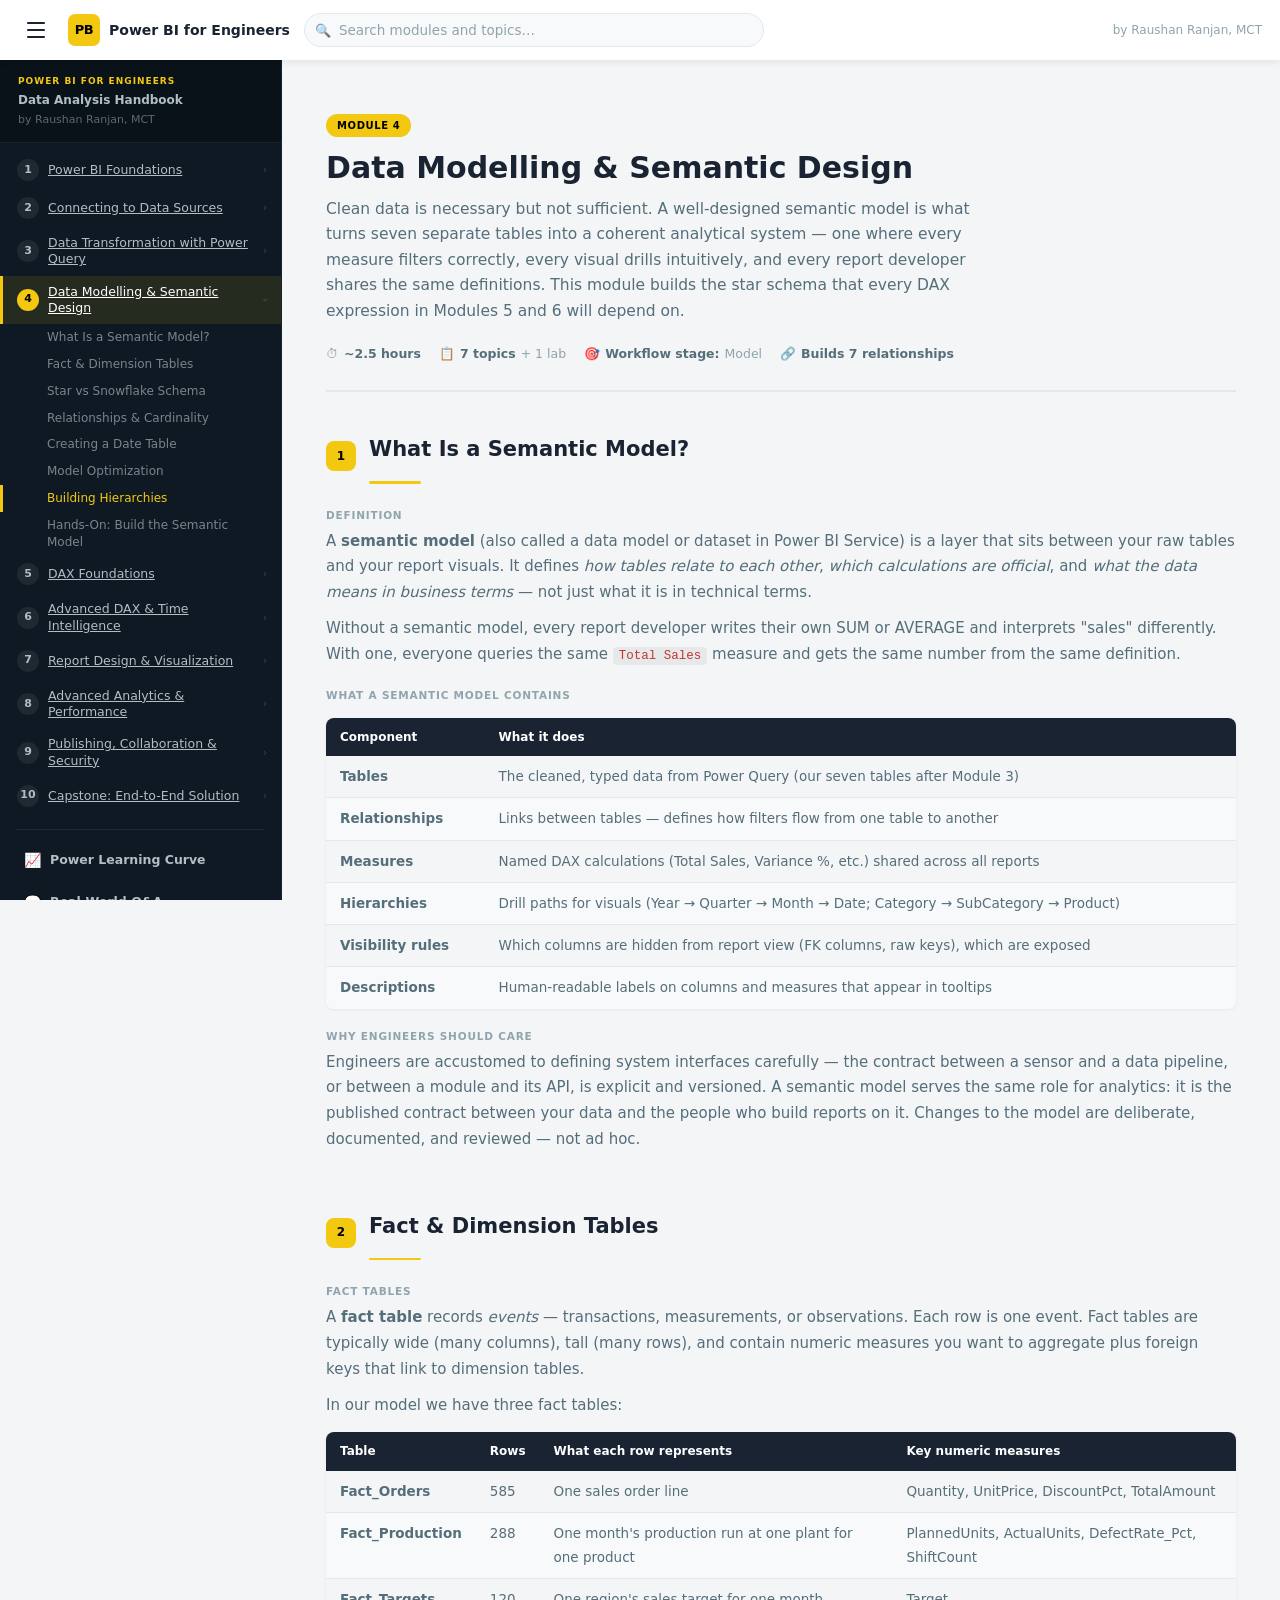
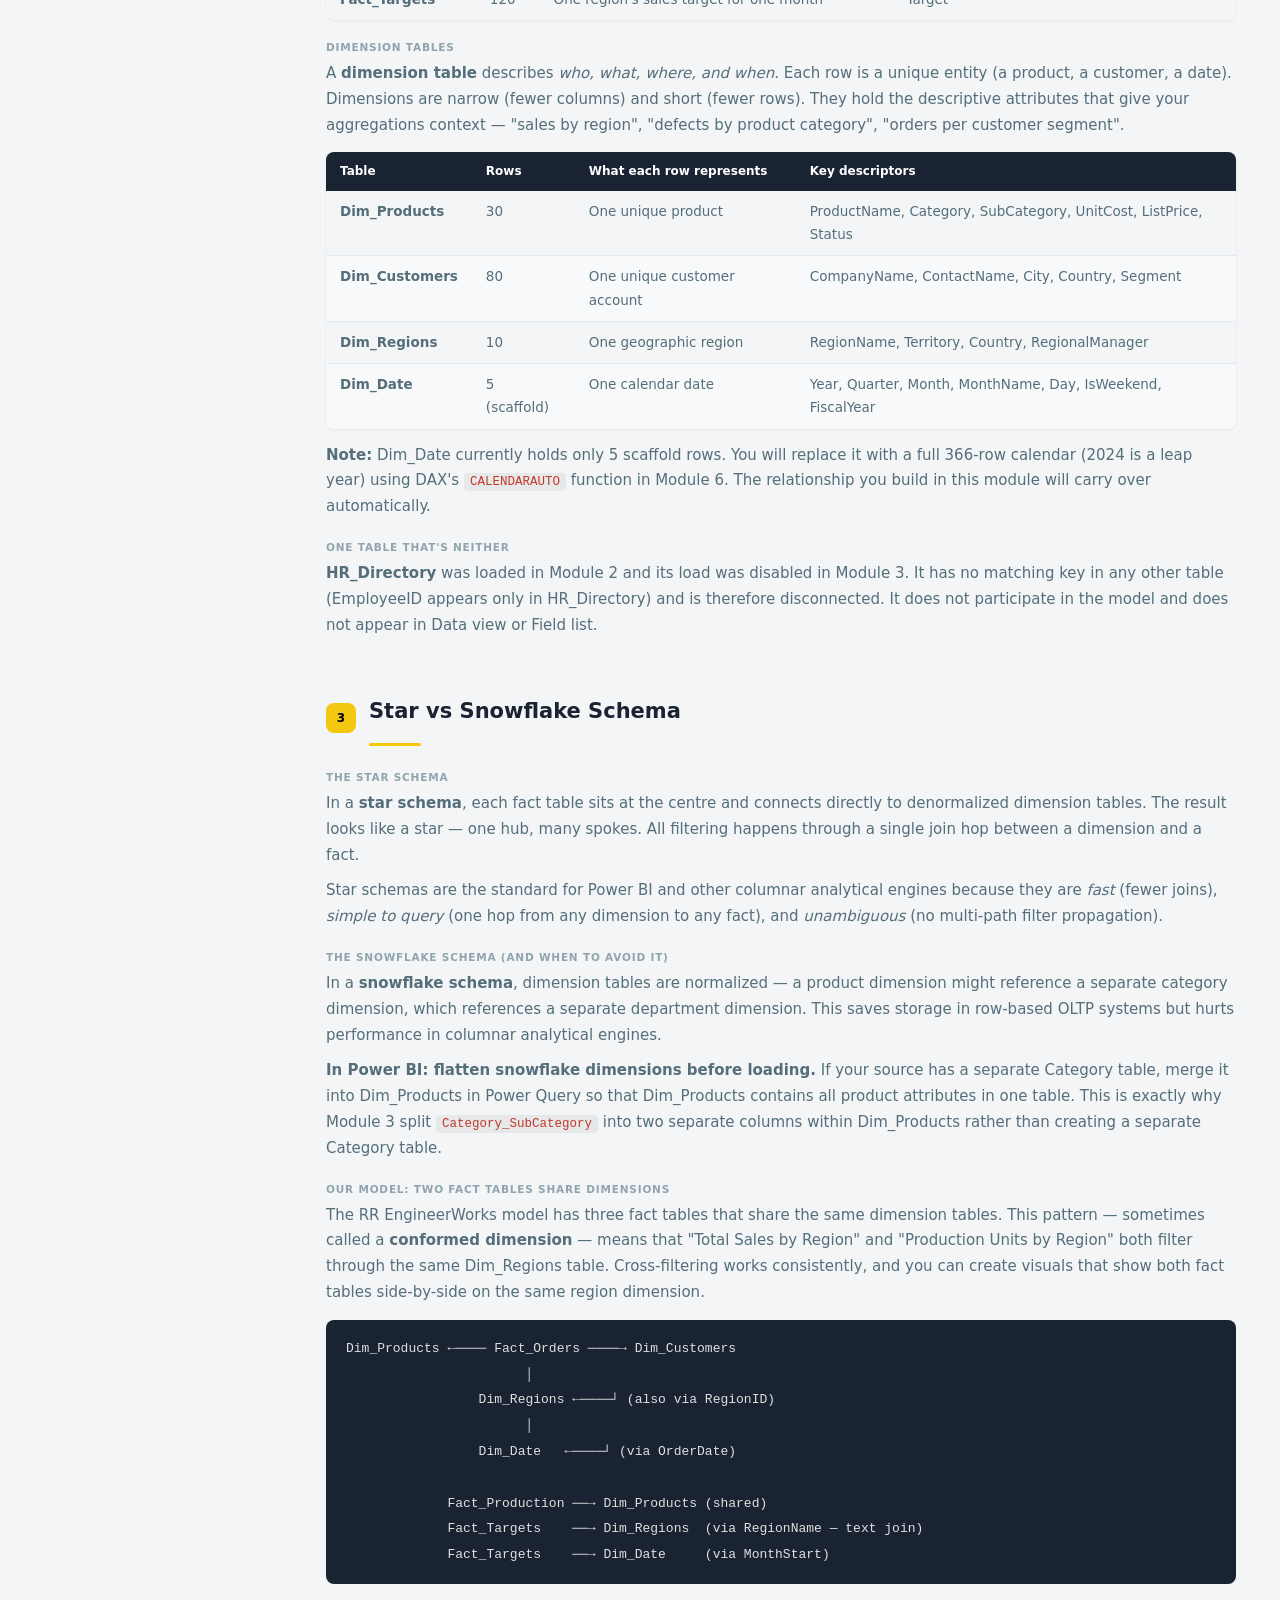
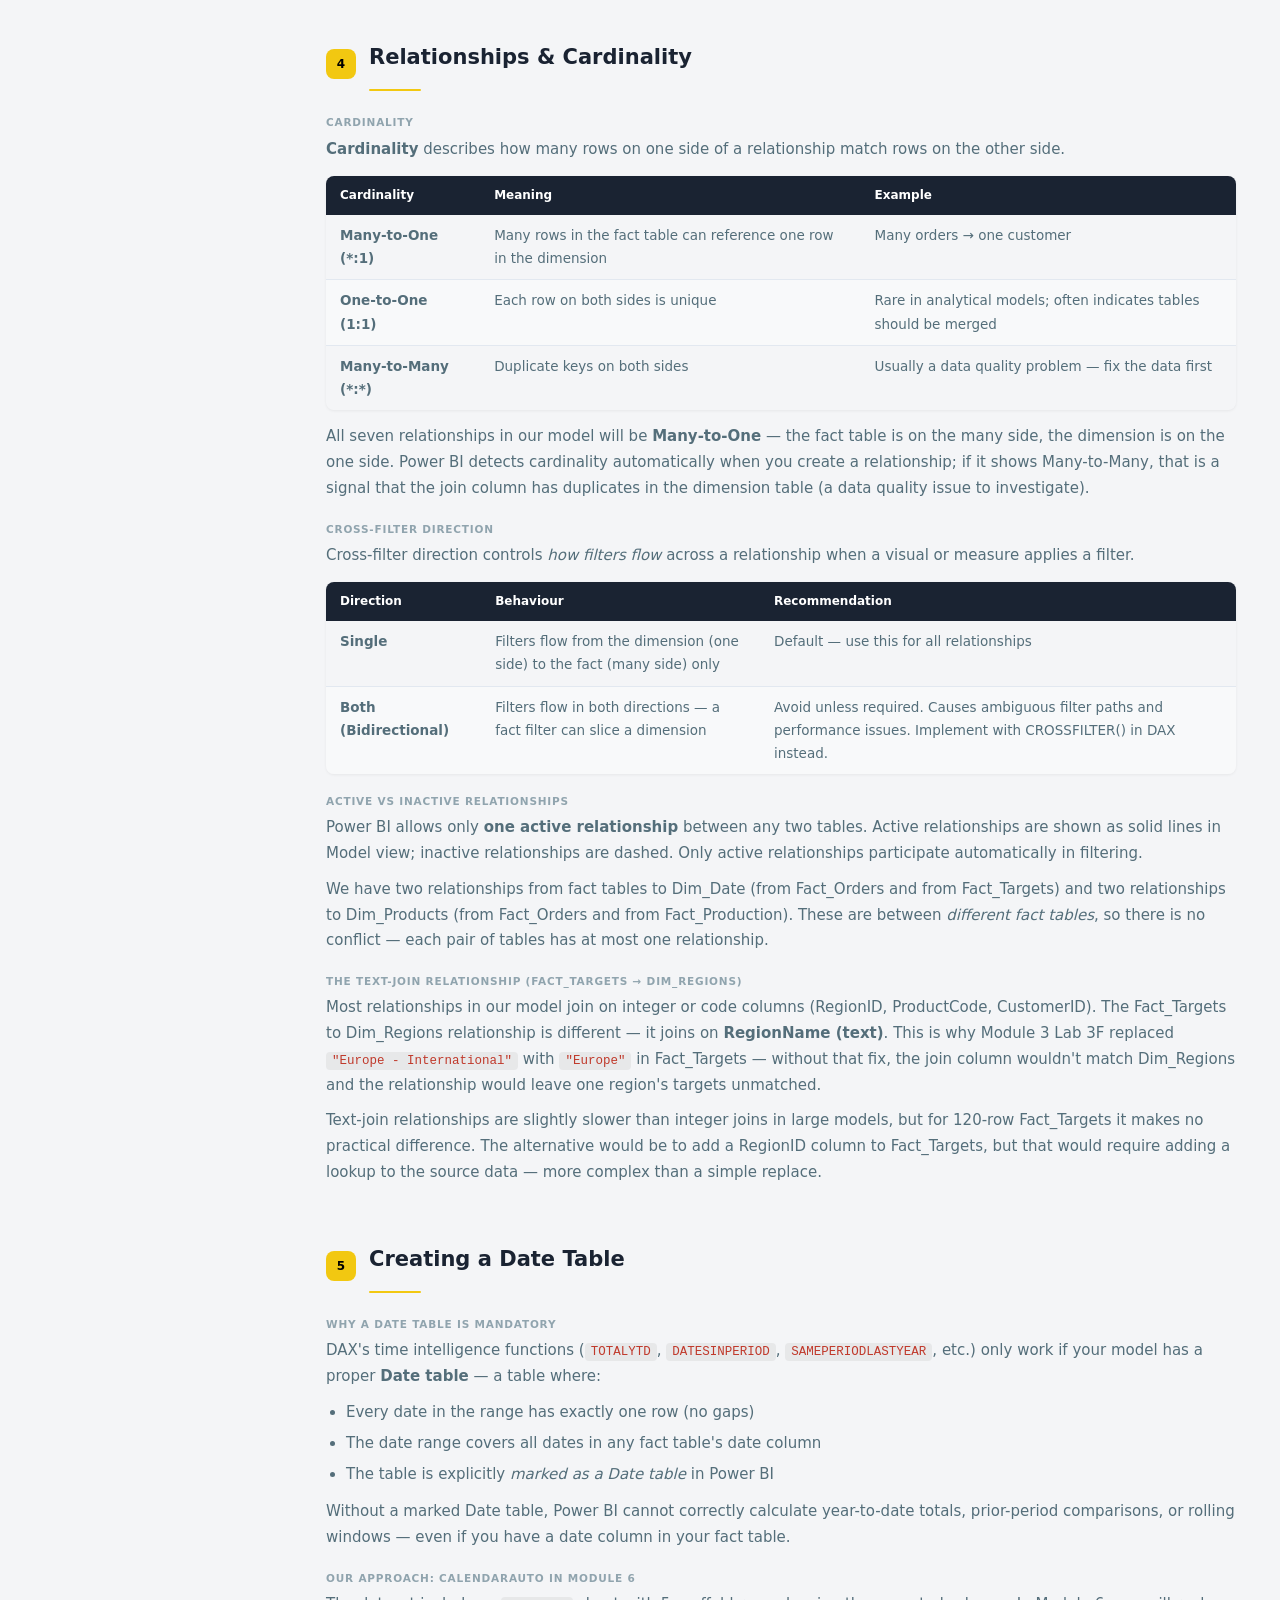
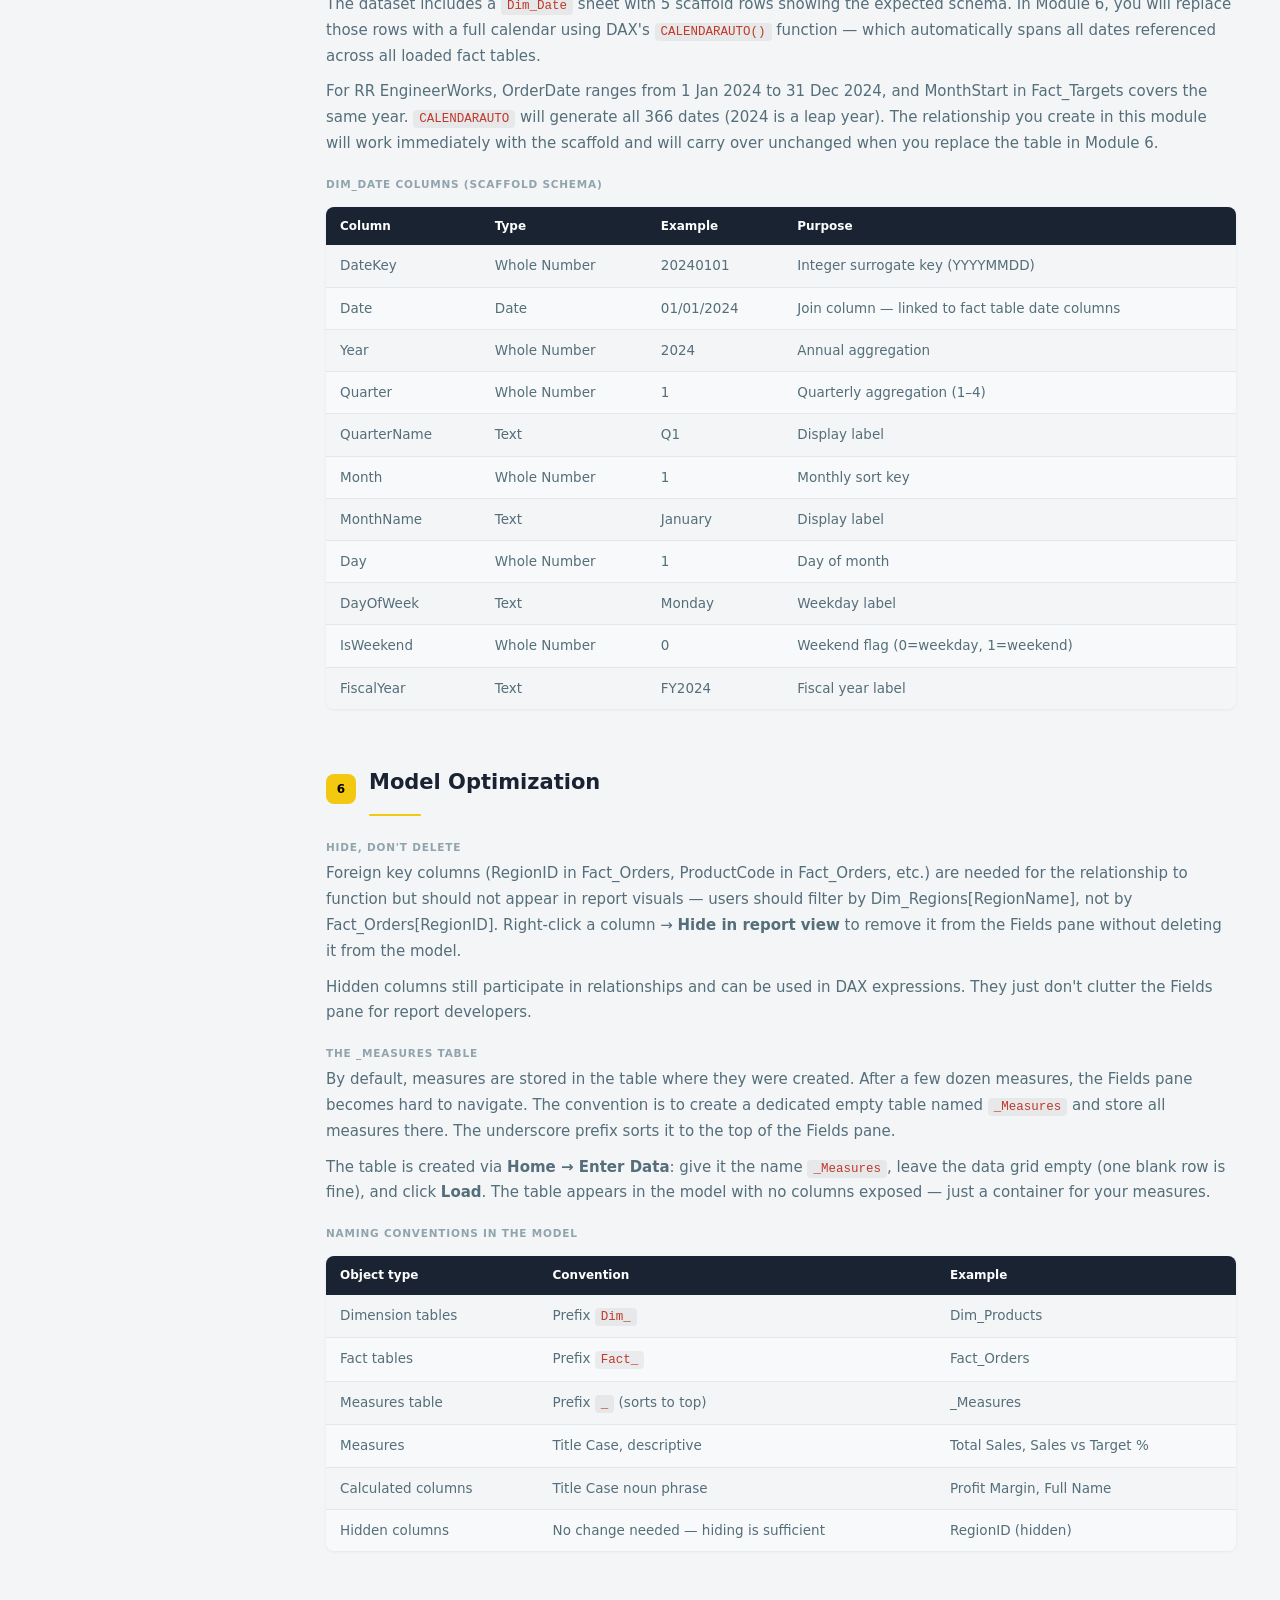
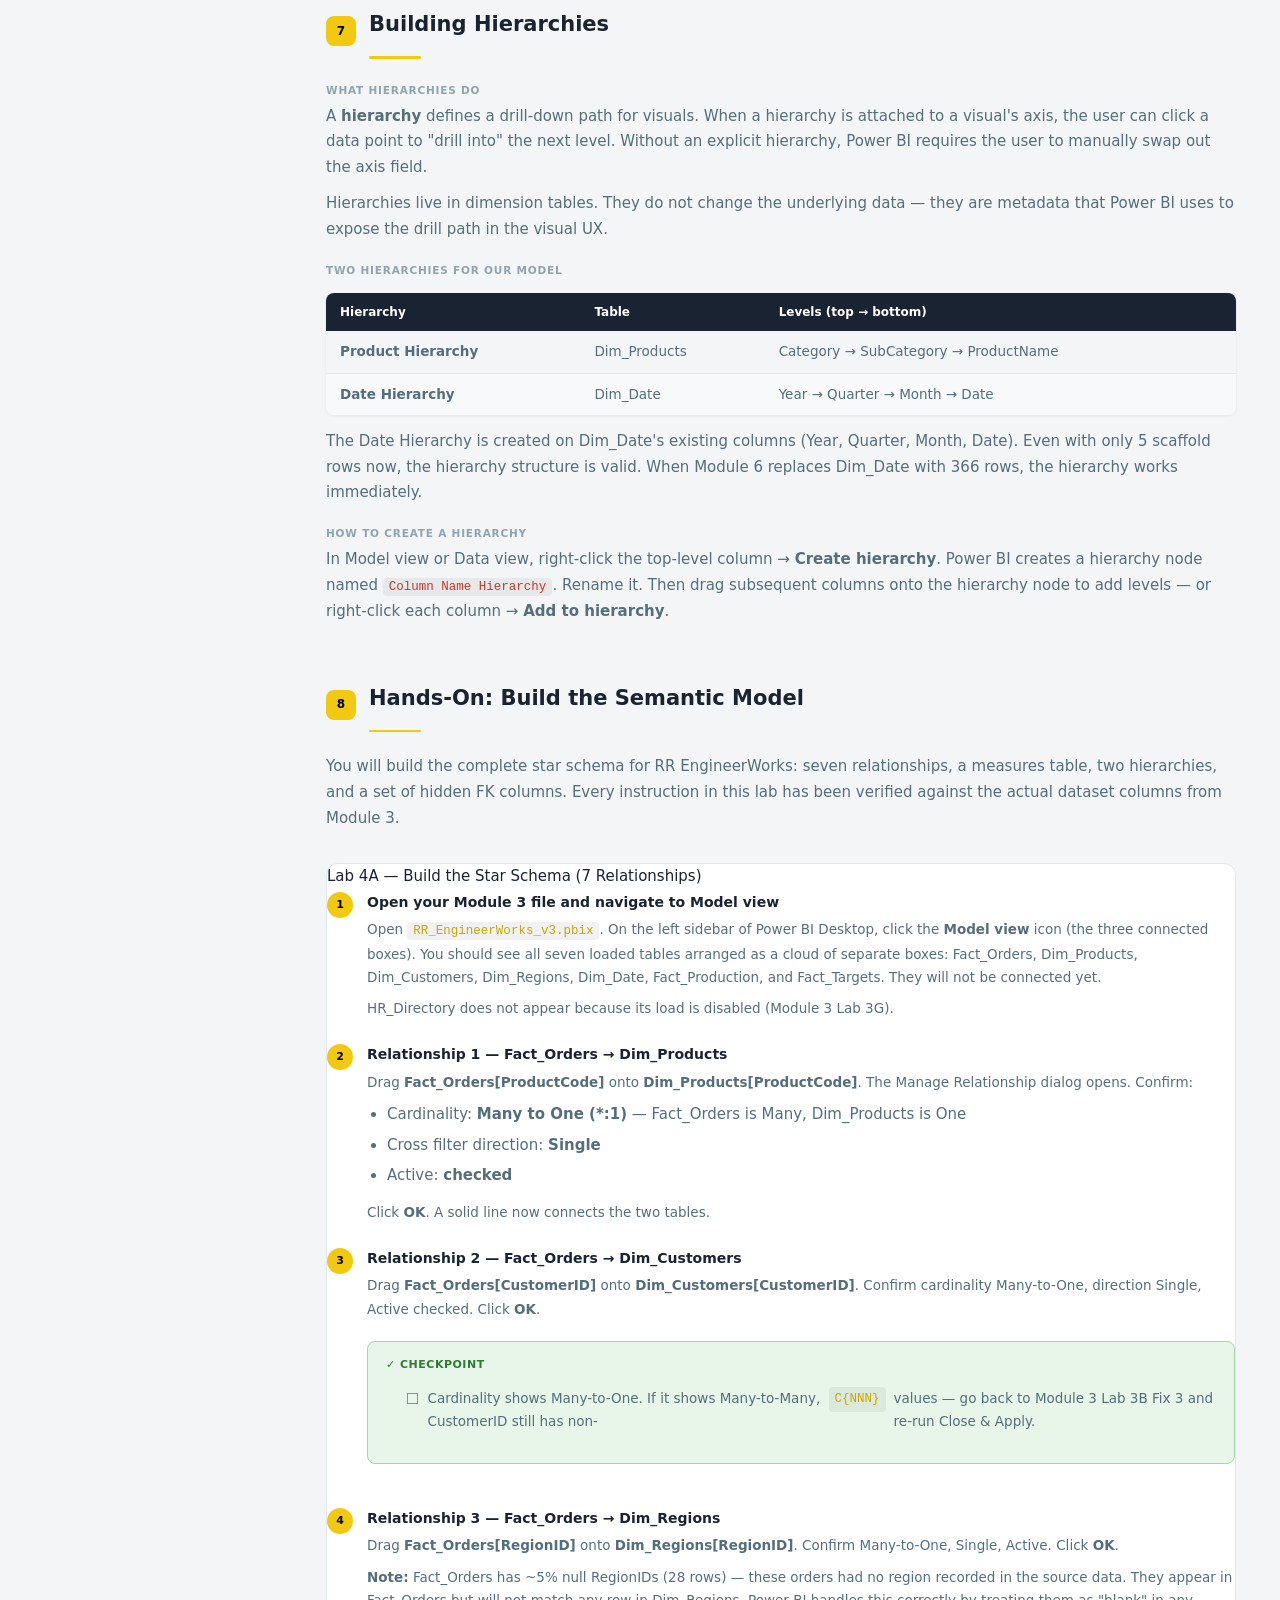
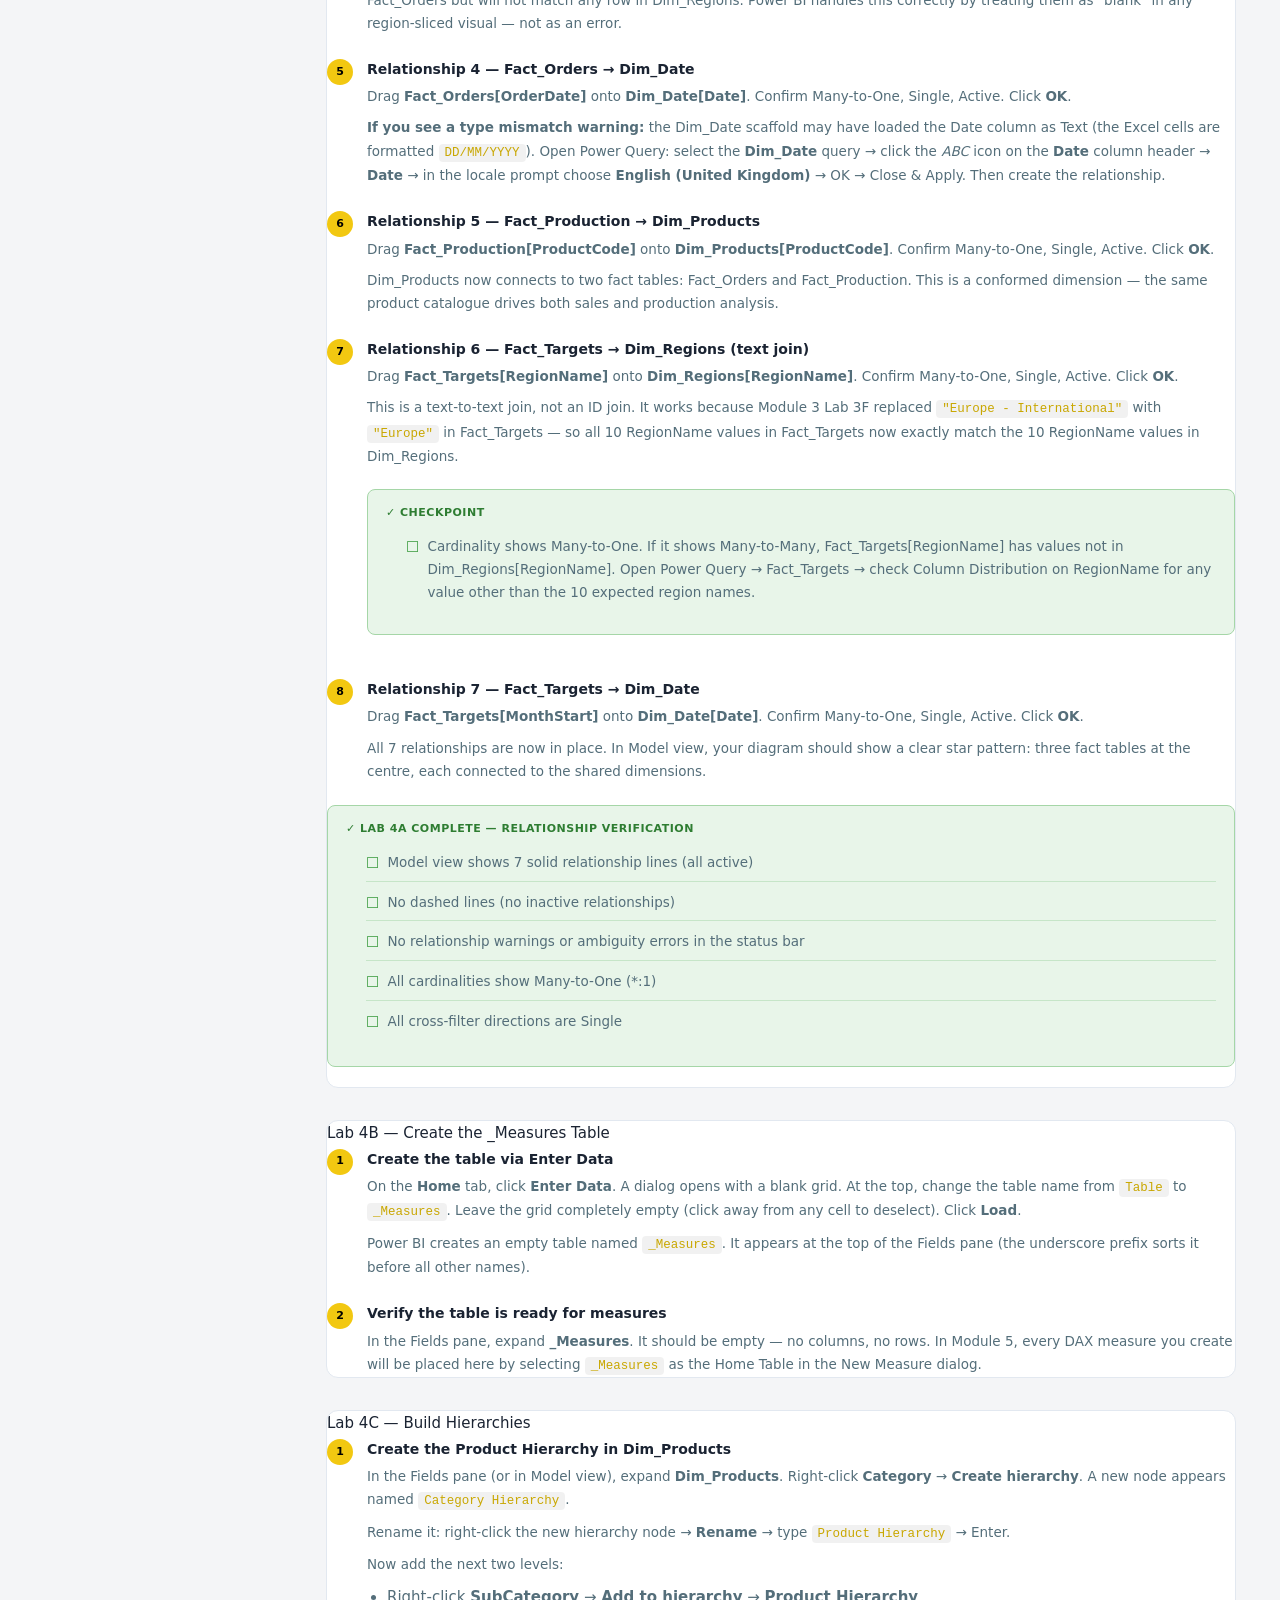
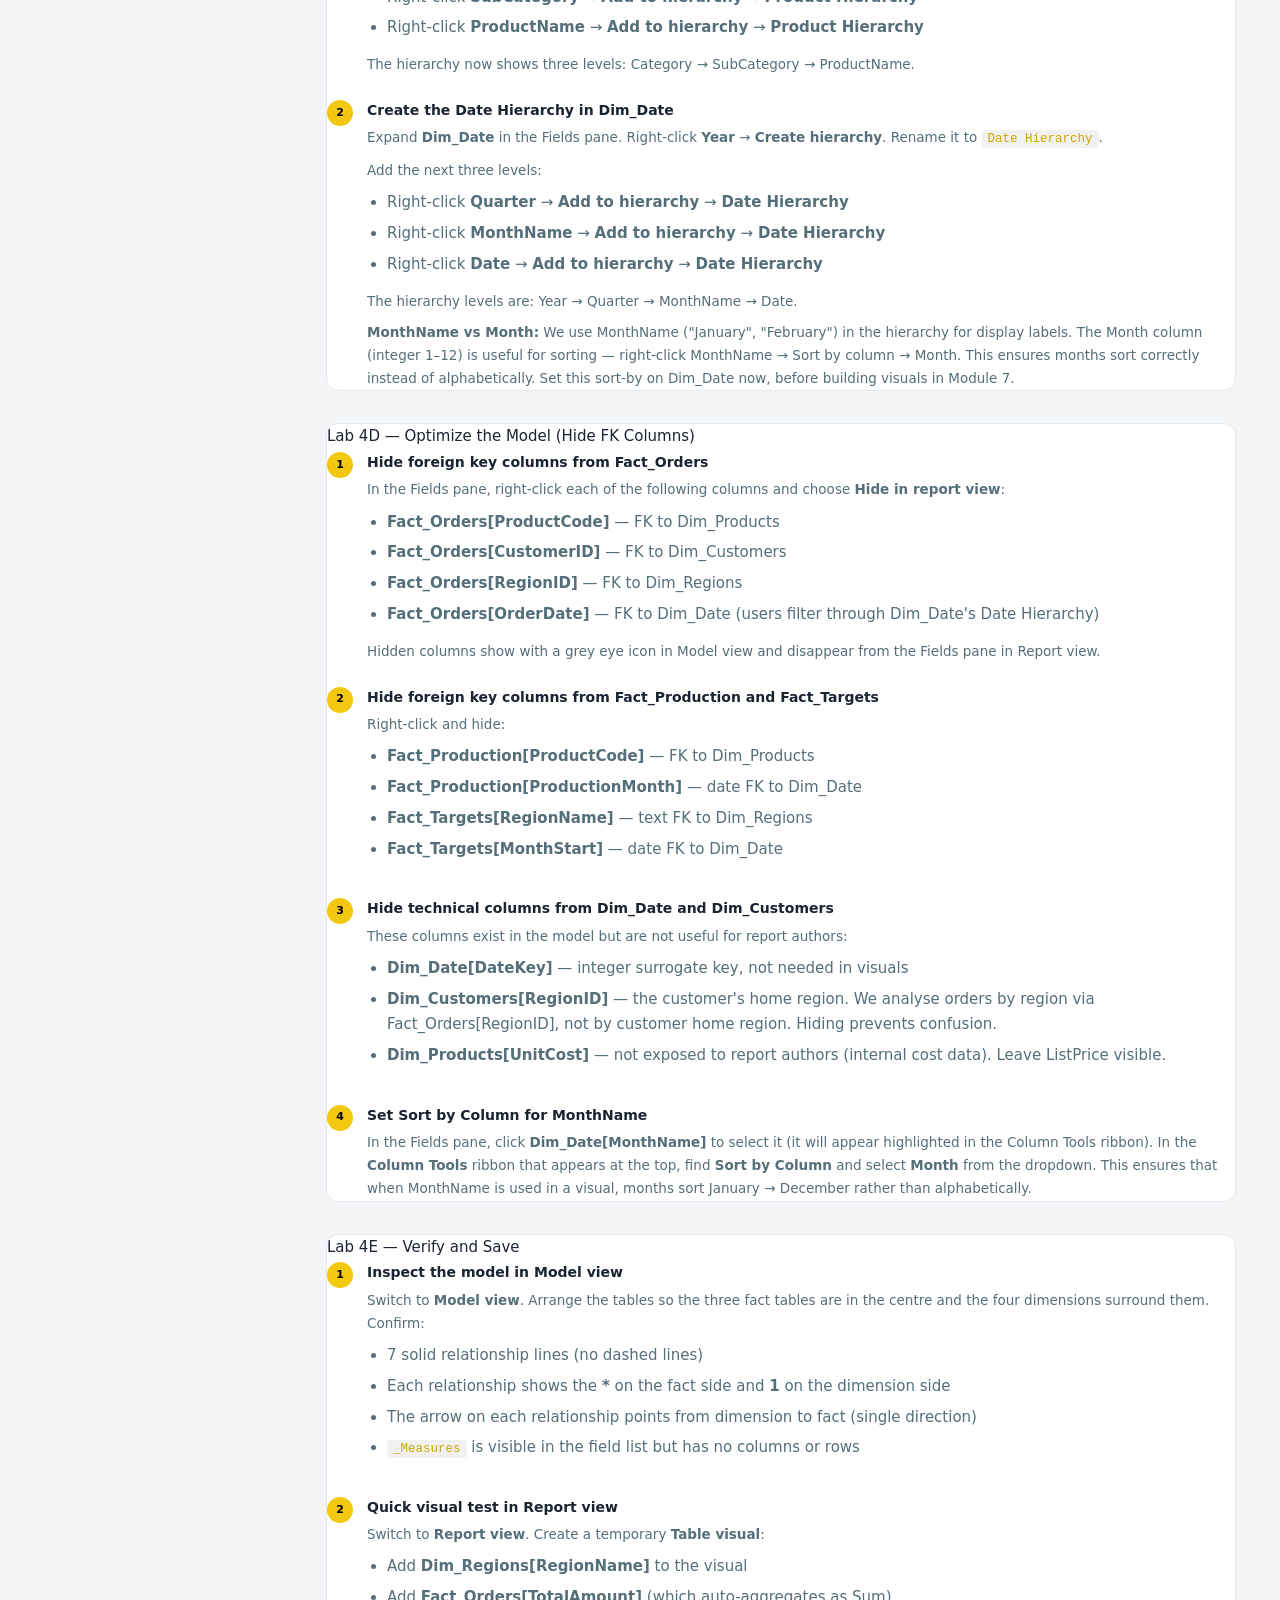
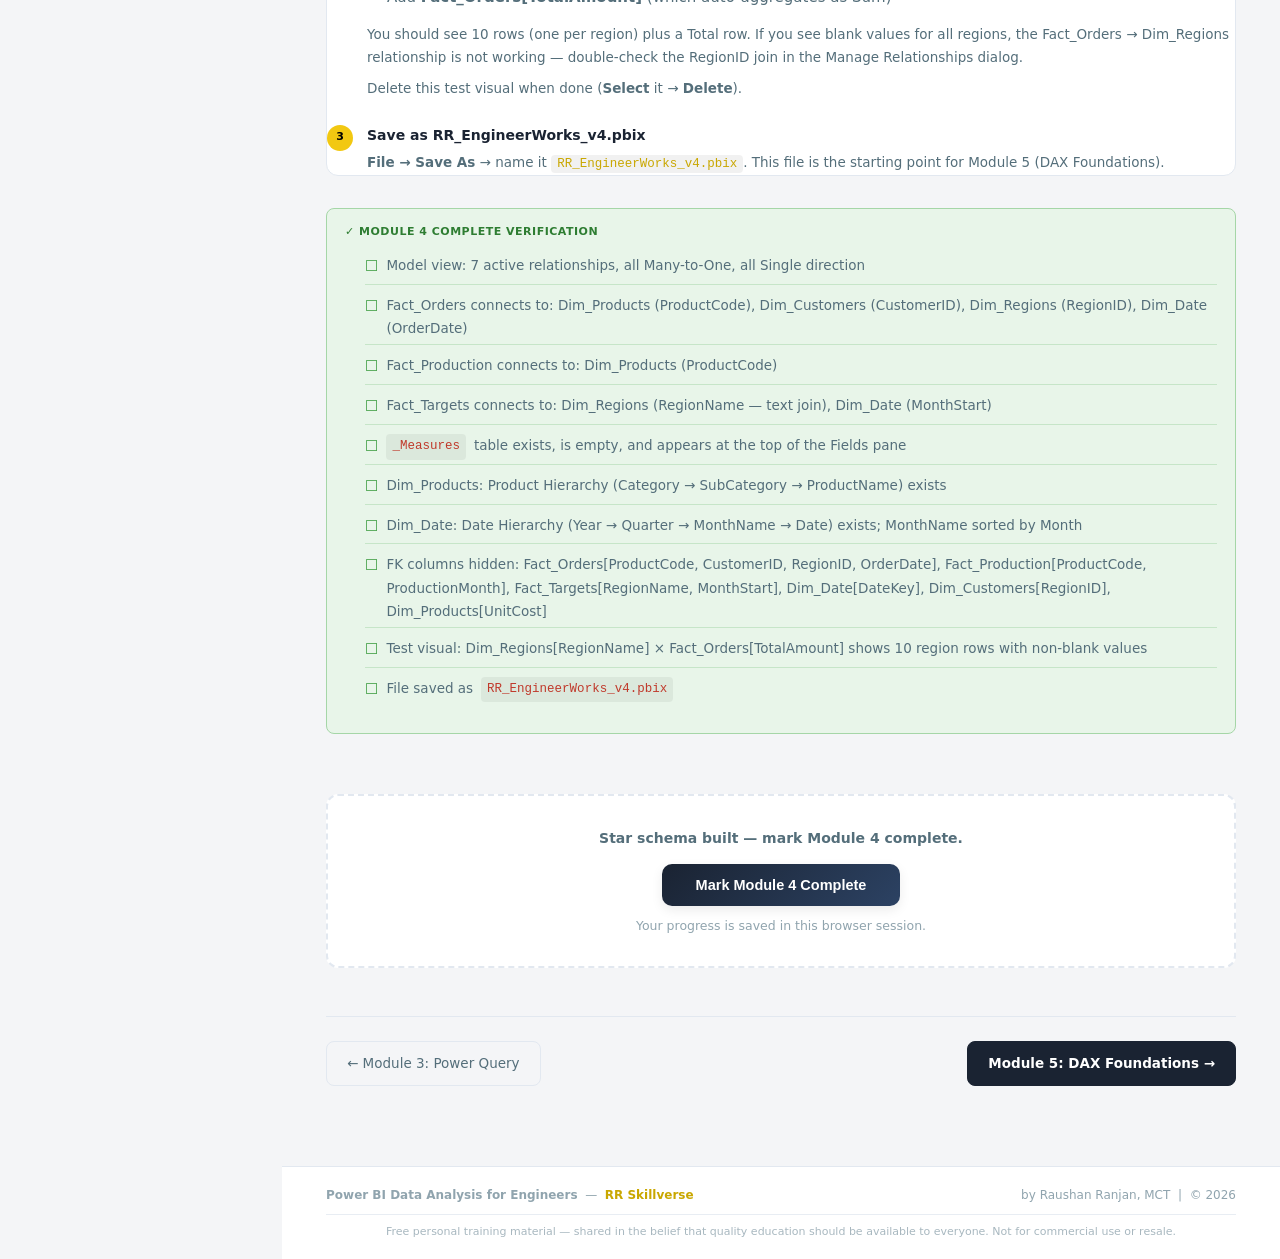
<file: module4.html>
<!DOCTYPE html>
<html lang="en">
<head>
  <meta charset="UTF-8">
  <meta name="viewport" content="width=device-width, initial-scale=1.0">
  <title>Module 4: Data Modelling &amp; Semantic Design | Power BI Data Analysis for Engineers</title>
  <link rel="stylesheet" href="css/handbook.css">
</head>
<body>

  <canvas id="confetti-canvas"></canvas>

  <div class="completion-overlay" id="completion-overlay">
    <div class="completion-card">
      <div class="completion-emoji">🎉</div>
      <div class="completion-title">Module 4 Complete!</div>
      <div class="completion-message">Your star schema is live — seven relationships, a dedicated measures table, and clean hierarchies. This is the foundation every DAX measure you write in Modules 5 and 6 will build on.</div>
      <button class="btn-overlay-close" id="overlay-close">Continue →</button>
    </div>
  </div>

  <div id="sidebar-overlay" class="sidebar-overlay"></div>

  <header class="topbar">
    <button class="sidebar-toggle" id="sidebar-toggle" aria-label="Toggle navigation">
      <span></span><span></span><span></span>
    </button>
    <a href="index.html" class="topbar-brand">
      <div class="brand-icon">PB</div>
      <span>Power BI for Engineers</span>
    </a>
    <div class="search-wrap">
      <span class="search-icon">🔍</span>
      <input type="search" class="search-input" id="search-input"
             placeholder="Search modules and topics…" autocomplete="off" spellcheck="false">
      <div class="search-results" id="search-results"></div>
    </div>
    <div class="topbar-right">
      <span class="topbar-byline">by <a href="https://raushan-ranjan.azurewebsites.net/" target="_blank" rel="noopener noreferrer" class="author-link">Raushan Ranjan</a>, MCT</span>
    </div>
  </header>

  <nav class="sidebar" id="sidebar"></nav>

  <div class="main-layout">
    <main class="page-content">

      <div class="page-header">
        <span class="module-badge">Module 4</span>
        <h1 class="page-title">Data Modelling &amp; Semantic Design</h1>
        <p class="page-subtitle">
          Clean data is necessary but not sufficient. A well-designed semantic model is what
          turns seven separate tables into a coherent analytical system — one where every
          measure filters correctly, every visual drills intuitively, and every report
          developer shares the same definitions. This module builds the star schema that
          every DAX expression in Modules 5 and 6 will depend on.
        </p>
        <div class="module-meta">
          <span class="meta-pill">⏱ <strong>~2.5 hours</strong></span>
          <span class="meta-pill">📋 <strong>7 topics</strong> + 1 lab</span>
          <span class="meta-pill">🎯 <strong>Workflow stage:</strong> Model</span>
          <span class="meta-pill">🔗 <strong>Builds 7 relationships</strong></span>
        </div>
      </div>

      <!-- ================================================
           TOPIC 1 — Semantic Model
           ================================================ -->
      <section class="topic-section" id="semantic-model">
        <div class="topic-header">
          <div class="topic-num">1</div>
          <h2 class="topic-title">What Is a Semantic Model?</h2>
        </div>
        <div class="topic-rule"></div>

        <div class="block">
          <div class="block-label">Definition</div>
          <p>
            A <strong>semantic model</strong> (also called a data model or dataset in Power BI
            Service) is a layer that sits between your raw tables and your report visuals.
            It defines <em>how tables relate to each other</em>, <em>which calculations
            are official</em>, and <em>what the data means in business terms</em> —
            not just what it is in technical terms.
          </p>
          <p>
            Without a semantic model, every report developer writes their own SUM or AVERAGE
            and interprets "sales" differently. With one, everyone queries the same
            <code>Total Sales</code> measure and gets the same number from the same definition.
          </p>
        </div>

        <div class="block">
          <div class="block-label">What a Semantic Model Contains</div>
          <table class="data-table">
            <thead><tr><th>Component</th><th>What it does</th></tr></thead>
            <tbody>
              <tr><td><strong>Tables</strong></td><td>The cleaned, typed data from Power Query (our seven tables after Module 3)</td></tr>
              <tr><td><strong>Relationships</strong></td><td>Links between tables — defines how filters flow from one table to another</td></tr>
              <tr><td><strong>Measures</strong></td><td>Named DAX calculations (Total Sales, Variance %, etc.) shared across all reports</td></tr>
              <tr><td><strong>Hierarchies</strong></td><td>Drill paths for visuals (Year → Quarter → Month → Date; Category → SubCategory → Product)</td></tr>
              <tr><td><strong>Visibility rules</strong></td><td>Which columns are hidden from report view (FK columns, raw keys), which are exposed</td></tr>
              <tr><td><strong>Descriptions</strong></td><td>Human-readable labels on columns and measures that appear in tooltips</td></tr>
            </tbody>
          </table>
        </div>

        <div class="block">
          <div class="block-label">Why Engineers Should Care</div>
          <p>
            Engineers are accustomed to defining system interfaces carefully — the contract
            between a sensor and a data pipeline, or between a module and its API, is explicit
            and versioned. A semantic model serves the same role for analytics: it is the
            published contract between your data and the people who build reports on it.
            Changes to the model are deliberate, documented, and reviewed — not ad hoc.
          </p>
        </div>
      </section>

      <!-- ================================================
           TOPIC 2 — Fact & Dimension Tables
           ================================================ -->
      <section class="topic-section" id="fact-dim">
        <div class="topic-header">
          <div class="topic-num">2</div>
          <h2 class="topic-title">Fact &amp; Dimension Tables</h2>
        </div>
        <div class="topic-rule"></div>

        <div class="block">
          <div class="block-label">Fact Tables</div>
          <p>
            A <strong>fact table</strong> records <em>events</em> — transactions, measurements,
            or observations. Each row is one event. Fact tables are typically wide (many columns),
            tall (many rows), and contain numeric measures you want to aggregate plus foreign keys
            that link to dimension tables.
          </p>
          <p>
            In our model we have three fact tables:
          </p>
          <table class="data-table">
            <thead><tr><th>Table</th><th>Rows</th><th>What each row represents</th><th>Key numeric measures</th></tr></thead>
            <tbody>
              <tr>
                <td><strong>Fact_Orders</strong></td>
                <td>585</td>
                <td>One sales order line</td>
                <td>Quantity, UnitPrice, DiscountPct, TotalAmount</td>
              </tr>
              <tr>
                <td><strong>Fact_Production</strong></td>
                <td>288</td>
                <td>One month's production run at one plant for one product</td>
                <td>PlannedUnits, ActualUnits, DefectRate_Pct, ShiftCount</td>
              </tr>
              <tr>
                <td><strong>Fact_Targets</strong></td>
                <td>120</td>
                <td>One region's sales target for one month</td>
                <td>Target</td>
              </tr>
            </tbody>
          </table>
        </div>

        <div class="block">
          <div class="block-label">Dimension Tables</div>
          <p>
            A <strong>dimension table</strong> describes <em>who, what, where, and when</em>.
            Each row is a unique entity (a product, a customer, a date). Dimensions are
            narrow (fewer columns) and short (fewer rows). They hold the descriptive
            attributes that give your aggregations context — "sales by region", "defects by
            product category", "orders per customer segment".
          </p>
          <table class="data-table">
            <thead><tr><th>Table</th><th>Rows</th><th>What each row represents</th><th>Key descriptors</th></tr></thead>
            <tbody>
              <tr>
                <td><strong>Dim_Products</strong></td>
                <td>30</td>
                <td>One unique product</td>
                <td>ProductName, Category, SubCategory, UnitCost, ListPrice, Status</td>
              </tr>
              <tr>
                <td><strong>Dim_Customers</strong></td>
                <td>80</td>
                <td>One unique customer account</td>
                <td>CompanyName, ContactName, City, Country, Segment</td>
              </tr>
              <tr>
                <td><strong>Dim_Regions</strong></td>
                <td>10</td>
                <td>One geographic region</td>
                <td>RegionName, Territory, Country, RegionalManager</td>
              </tr>
              <tr>
                <td><strong>Dim_Date</strong></td>
                <td>5 (scaffold)</td>
                <td>One calendar date</td>
                <td>Year, Quarter, Month, MonthName, Day, IsWeekend, FiscalYear</td>
              </tr>
            </tbody>
          </table>
          <p class="block-note">
            <strong>Note:</strong> Dim_Date currently holds only 5 scaffold rows. You will
            replace it with a full 366-row calendar (2024 is a leap year) using DAX's
            <code>CALENDARAUTO</code> function in Module 6. The relationship you build
            in this module will carry over automatically.
          </p>
        </div>

        <div class="block">
          <div class="block-label">One Table That's Neither</div>
          <p>
            <strong>HR_Directory</strong> was loaded in Module 2 and its load was disabled
            in Module 3. It has no matching key in any other table (EmployeeID appears
            only in HR_Directory) and is therefore disconnected. It does not participate
            in the model and does not appear in Data view or Field list.
          </p>
        </div>
      </section>

      <!-- ================================================
           TOPIC 3 — Star Schema
           ================================================ -->
      <section class="topic-section" id="star-schema">
        <div class="topic-header">
          <div class="topic-num">3</div>
          <h2 class="topic-title">Star vs Snowflake Schema</h2>
        </div>
        <div class="topic-rule"></div>

        <div class="block">
          <div class="block-label">The Star Schema</div>
          <p>
            In a <strong>star schema</strong>, each fact table sits at the centre and
            connects directly to denormalized dimension tables. The result looks like a
            star — one hub, many spokes. All filtering happens through a single join hop
            between a dimension and a fact.
          </p>
          <p>
            Star schemas are the standard for Power BI and other columnar analytical
            engines because they are <em>fast</em> (fewer joins), <em>simple to query</em>
            (one hop from any dimension to any fact), and <em>unambiguous</em> (no
            multi-path filter propagation).
          </p>
        </div>

        <div class="block">
          <div class="block-label">The Snowflake Schema (and When to Avoid It)</div>
          <p>
            In a <strong>snowflake schema</strong>, dimension tables are normalized — a
            product dimension might reference a separate category dimension, which references
            a separate department dimension. This saves storage in row-based OLTP systems
            but hurts performance in columnar analytical engines.
          </p>
          <p>
            <strong>In Power BI: flatten snowflake dimensions before loading.</strong>
            If your source has a separate Category table, merge it into Dim_Products in
            Power Query so that Dim_Products contains all product attributes in one table.
            This is exactly why Module 3 split <code>Category_SubCategory</code> into two
            separate columns within Dim_Products rather than creating a separate Category
            table.
          </p>
        </div>

        <div class="block">
          <div class="block-label">Our Model: Two Fact Tables Share Dimensions</div>
          <p>
            The RR EngineerWorks model has three fact tables that share the same dimension
            tables. This pattern — sometimes called a <strong>conformed dimension</strong>
            — means that "Total Sales by Region" and "Production Units by Region" both
            filter through the same Dim_Regions table. Cross-filtering works consistently,
            and you can create visuals that show both fact tables side-by-side on the
            same region dimension.
          </p>
          <pre><code>Dim_Products ←──── Fact_Orders ────→ Dim_Customers
                       │
                 Dim_Regions ←────┘ (also via RegionID)
                       │
                 Dim_Date   ←────┘ (via OrderDate)

             Fact_Production ──→ Dim_Products (shared)
             Fact_Targets    ──→ Dim_Regions  (via RegionName — text join)
             Fact_Targets    ──→ Dim_Date     (via MonthStart)</code></pre>
        </div>
      </section>

      <!-- ================================================
           TOPIC 4 — Relationships & Cardinality
           ================================================ -->
      <section class="topic-section" id="relationships">
        <div class="topic-header">
          <div class="topic-num">4</div>
          <h2 class="topic-title">Relationships &amp; Cardinality</h2>
        </div>
        <div class="topic-rule"></div>

        <div class="block">
          <div class="block-label">Cardinality</div>
          <p>
            <strong>Cardinality</strong> describes how many rows on one side of a relationship
            match rows on the other side.
          </p>
          <table class="data-table">
            <thead><tr><th>Cardinality</th><th>Meaning</th><th>Example</th></tr></thead>
            <tbody>
              <tr>
                <td><strong>Many-to-One (*:1)</strong></td>
                <td>Many rows in the fact table can reference one row in the dimension</td>
                <td>Many orders → one customer</td>
              </tr>
              <tr>
                <td><strong>One-to-One (1:1)</strong></td>
                <td>Each row on both sides is unique</td>
                <td>Rare in analytical models; often indicates tables should be merged</td>
              </tr>
              <tr>
                <td><strong>Many-to-Many (*:*)</strong></td>
                <td>Duplicate keys on both sides</td>
                <td>Usually a data quality problem — fix the data first</td>
              </tr>
            </tbody>
          </table>
          <p>
            All seven relationships in our model will be <strong>Many-to-One</strong> —
            the fact table is on the many side, the dimension is on the one side. Power BI
            detects cardinality automatically when you create a relationship; if it shows
            Many-to-Many, that is a signal that the join column has duplicates in the
            dimension table (a data quality issue to investigate).
          </p>
        </div>

        <div class="block">
          <div class="block-label">Cross-Filter Direction</div>
          <p>
            Cross-filter direction controls <em>how filters flow</em> across a relationship
            when a visual or measure applies a filter.
          </p>
          <table class="data-table">
            <thead><tr><th>Direction</th><th>Behaviour</th><th>Recommendation</th></tr></thead>
            <tbody>
              <tr>
                <td><strong>Single</strong></td>
                <td>Filters flow from the dimension (one side) to the fact (many side) only</td>
                <td>Default — use this for all relationships</td>
              </tr>
              <tr>
                <td><strong>Both (Bidirectional)</strong></td>
                <td>Filters flow in both directions — a fact filter can slice a dimension</td>
                <td>Avoid unless required. Causes ambiguous filter paths and performance issues. Implement with CROSSFILTER() in DAX instead.</td>
              </tr>
            </tbody>
          </table>
        </div>

        <div class="block">
          <div class="block-label">Active vs Inactive Relationships</div>
          <p>
            Power BI allows only <strong>one active relationship</strong> between any two
            tables. Active relationships are shown as solid lines in Model view; inactive
            relationships are dashed. Only active relationships participate automatically
            in filtering.
          </p>
          <p>
            We have two relationships from fact tables to Dim_Date (from Fact_Orders and
            from Fact_Targets) and two relationships to Dim_Products (from Fact_Orders and
            from Fact_Production). These are between <em>different fact tables</em>, so
            there is no conflict — each pair of tables has at most one relationship.
          </p>
        </div>

        <div class="block">
          <div class="block-label">The Text-Join Relationship (Fact_Targets → Dim_Regions)</div>
          <p>
            Most relationships in our model join on integer or code columns (RegionID,
            ProductCode, CustomerID). The Fact_Targets to Dim_Regions relationship is
            different — it joins on <strong>RegionName (text)</strong>. This is why Module 3
            Lab 3F replaced <code>"Europe - International"</code> with <code>"Europe"</code>
            in Fact_Targets — without that fix, the join column wouldn't match Dim_Regions
            and the relationship would leave one region's targets unmatched.
          </p>
          <p>
            Text-join relationships are slightly slower than integer joins in large models,
            but for 120-row Fact_Targets it makes no practical difference. The alternative
            would be to add a RegionID column to Fact_Targets, but that would require
            adding a lookup to the source data — more complex than a simple replace.
          </p>
        </div>
      </section>

      <!-- ================================================
           TOPIC 5 — Date Table
           ================================================ -->
      <section class="topic-section" id="date-table">
        <div class="topic-header">
          <div class="topic-num">5</div>
          <h2 class="topic-title">Creating a Date Table</h2>
        </div>
        <div class="topic-rule"></div>

        <div class="block">
          <div class="block-label">Why a Date Table is Mandatory</div>
          <p>
            DAX's time intelligence functions (<code>TOTALYTD</code>, <code>DATESINPERIOD</code>,
            <code>SAMEPERIODLASTYEAR</code>, etc.) only work if your model has a proper
            <strong>Date table</strong> — a table where:
          </p>
          <ul>
            <li>Every date in the range has exactly one row (no gaps)</li>
            <li>The date range covers all dates in any fact table's date column</li>
            <li>The table is explicitly <em>marked as a Date table</em> in Power BI</li>
          </ul>
          <p>
            Without a marked Date table, Power BI cannot correctly calculate year-to-date
            totals, prior-period comparisons, or rolling windows — even if you have a
            date column in your fact table.
          </p>
        </div>

        <div class="block">
          <div class="block-label">Our Approach: CALENDARAUTO in Module 6</div>
          <p>
            The dataset includes a <code>Dim_Date</code> sheet with 5 scaffold rows showing
            the expected schema. In Module 6, you will replace those rows with a full
            calendar using DAX's <code>CALENDARAUTO()</code> function — which automatically
            spans all dates referenced across all loaded fact tables.
          </p>
          <p>
            For RR EngineerWorks, OrderDate ranges from 1 Jan 2024 to 31 Dec 2024, and
            MonthStart in Fact_Targets covers the same year. <code>CALENDARAUTO</code>
            will generate all 366 dates (2024 is a leap year). The relationship you create
            in this module will work immediately with the scaffold and will carry over
            unchanged when you replace the table in Module 6.
          </p>
        </div>

        <div class="block">
          <div class="block-label">Dim_Date Columns (Scaffold Schema)</div>
          <table class="data-table">
            <thead><tr><th>Column</th><th>Type</th><th>Example</th><th>Purpose</th></tr></thead>
            <tbody>
              <tr><td>DateKey</td><td>Whole Number</td><td>20240101</td><td>Integer surrogate key (YYYYMMDD)</td></tr>
              <tr><td>Date</td><td>Date</td><td>01/01/2024</td><td>Join column — linked to fact table date columns</td></tr>
              <tr><td>Year</td><td>Whole Number</td><td>2024</td><td>Annual aggregation</td></tr>
              <tr><td>Quarter</td><td>Whole Number</td><td>1</td><td>Quarterly aggregation (1–4)</td></tr>
              <tr><td>QuarterName</td><td>Text</td><td>Q1</td><td>Display label</td></tr>
              <tr><td>Month</td><td>Whole Number</td><td>1</td><td>Monthly sort key</td></tr>
              <tr><td>MonthName</td><td>Text</td><td>January</td><td>Display label</td></tr>
              <tr><td>Day</td><td>Whole Number</td><td>1</td><td>Day of month</td></tr>
              <tr><td>DayOfWeek</td><td>Text</td><td>Monday</td><td>Weekday label</td></tr>
              <tr><td>IsWeekend</td><td>Whole Number</td><td>0</td><td>Weekend flag (0=weekday, 1=weekend)</td></tr>
              <tr><td>FiscalYear</td><td>Text</td><td>FY2024</td><td>Fiscal year label</td></tr>
            </tbody>
          </table>
        </div>
      </section>

      <!-- ================================================
           TOPIC 6 — Model Optimization
           ================================================ -->
      <section class="topic-section" id="model-opt">
        <div class="topic-header">
          <div class="topic-num">6</div>
          <h2 class="topic-title">Model Optimization</h2>
        </div>
        <div class="topic-rule"></div>

        <div class="block">
          <div class="block-label">Hide, Don't Delete</div>
          <p>
            Foreign key columns (RegionID in Fact_Orders, ProductCode in Fact_Orders,
            etc.) are needed for the relationship to function but should not appear in
            report visuals — users should filter by Dim_Regions[RegionName], not by
            Fact_Orders[RegionID]. Right-click a column → <strong>Hide in report view</strong>
            to remove it from the Fields pane without deleting it from the model.
          </p>
          <p>
            Hidden columns still participate in relationships and can be used in DAX
            expressions. They just don't clutter the Fields pane for report developers.
          </p>
        </div>

        <div class="block">
          <div class="block-label">The _Measures Table</div>
          <p>
            By default, measures are stored in the table where they were created. After a
            few dozen measures, the Fields pane becomes hard to navigate. The convention
            is to create a dedicated empty table named <code>_Measures</code> and store
            all measures there. The underscore prefix sorts it to the top of the Fields pane.
          </p>
          <p>
            The table is created via <strong>Home → Enter Data</strong>: give it the name
            <code>_Measures</code>, leave the data grid empty (one blank row is fine),
            and click <strong>Load</strong>. The table appears in the model with no columns
            exposed — just a container for your measures.
          </p>
        </div>

        <div class="block">
          <div class="block-label">Naming Conventions in the Model</div>
          <table class="data-table">
            <thead><tr><th>Object type</th><th>Convention</th><th>Example</th></tr></thead>
            <tbody>
              <tr><td>Dimension tables</td><td>Prefix <code>Dim_</code></td><td>Dim_Products</td></tr>
              <tr><td>Fact tables</td><td>Prefix <code>Fact_</code></td><td>Fact_Orders</td></tr>
              <tr><td>Measures table</td><td>Prefix <code>_</code> (sorts to top)</td><td>_Measures</td></tr>
              <tr><td>Measures</td><td>Title Case, descriptive</td><td>Total Sales, Sales vs Target %</td></tr>
              <tr><td>Calculated columns</td><td>Title Case noun phrase</td><td>Profit Margin, Full Name</td></tr>
              <tr><td>Hidden columns</td><td>No change needed — hiding is sufficient</td><td>RegionID (hidden)</td></tr>
            </tbody>
          </table>
        </div>
      </section>

      <!-- ================================================
           TOPIC 7 — Hierarchies
           ================================================ -->
      <section class="topic-section" id="hierarchies">
        <div class="topic-header">
          <div class="topic-num">7</div>
          <h2 class="topic-title">Building Hierarchies</h2>
        </div>
        <div class="topic-rule"></div>

        <div class="block">
          <div class="block-label">What Hierarchies Do</div>
          <p>
            A <strong>hierarchy</strong> defines a drill-down path for visuals. When a
            hierarchy is attached to a visual's axis, the user can click a data point to
            "drill into" the next level. Without an explicit hierarchy, Power BI requires
            the user to manually swap out the axis field.
          </p>
          <p>
            Hierarchies live in dimension tables. They do not change the underlying data —
            they are metadata that Power BI uses to expose the drill path in the visual UX.
          </p>
        </div>

        <div class="block">
          <div class="block-label">Two Hierarchies for Our Model</div>
          <table class="data-table">
            <thead><tr><th>Hierarchy</th><th>Table</th><th>Levels (top → bottom)</th></tr></thead>
            <tbody>
              <tr>
                <td><strong>Product Hierarchy</strong></td>
                <td>Dim_Products</td>
                <td>Category → SubCategory → ProductName</td>
              </tr>
              <tr>
                <td><strong>Date Hierarchy</strong></td>
                <td>Dim_Date</td>
                <td>Year → Quarter → Month → Date</td>
              </tr>
            </tbody>
          </table>
          <p class="block-note">
            The Date Hierarchy is created on Dim_Date's existing columns (Year, Quarter,
            Month, Date). Even with only 5 scaffold rows now, the hierarchy structure is
            valid. When Module 6 replaces Dim_Date with 366 rows, the hierarchy works
            immediately.
          </p>
        </div>

        <div class="block">
          <div class="block-label">How to Create a Hierarchy</div>
          <p>
            In Model view or Data view, right-click the top-level column → <strong>Create
            hierarchy</strong>. Power BI creates a hierarchy node named
            <code>Column Name Hierarchy</code>. Rename it. Then drag subsequent columns
            onto the hierarchy node to add levels — or right-click each column →
            <strong>Add to hierarchy</strong>.
          </p>
        </div>
      </section>

      <!-- ================================================
           TOPIC 8 — Lab 4: Build the Semantic Model
           ================================================ -->
      <section class="topic-section" id="lab-model">
        <div class="topic-header">
          <div class="topic-num">8</div>
          <h2 class="topic-title">Hands-On: Build the Semantic Model</h2>
        </div>
        <div class="topic-rule"></div>

        <p>
          You will build the complete star schema for RR EngineerWorks: seven relationships,
          a measures table, two hierarchies, and a set of hidden FK columns. Every instruction
          in this lab has been verified against the actual dataset columns from Module 3.
        </p>

        <!-- ---- Lab 4A ---- -->
        <div class="lab-box" id="lab-4a">
          <div class="lab-title">Lab 4A — Build the Star Schema (7 Relationships)</div>

          <div class="step">
            <div class="step-n">1</div>
            <div class="step-body">
              <div class="step-title">Open your Module 3 file and navigate to Model view</div>
              <p>
                Open <code>RR_EngineerWorks_v3.pbix</code>. On the left sidebar of Power BI
                Desktop, click the <strong>Model view</strong> icon (the three connected boxes).
                You should see all seven loaded tables arranged as a cloud of separate boxes:
                Fact_Orders, Dim_Products, Dim_Customers, Dim_Regions, Dim_Date,
                Fact_Production, and Fact_Targets. They will not be connected yet.
              </p>
              <p class="block-note">
                HR_Directory does not appear because its load is disabled (Module 3 Lab 3G).
              </p>
            </div>
          </div>

          <div class="step">
            <div class="step-n">2</div>
            <div class="step-body">
              <div class="step-title">Relationship 1 — Fact_Orders → Dim_Products</div>
              <p>
                Drag <strong>Fact_Orders[ProductCode]</strong> onto
                <strong>Dim_Products[ProductCode]</strong>. The Manage Relationship dialog
                opens. Confirm:
              </p>
              <ul>
                <li>Cardinality: <strong>Many to One (*:1)</strong> — Fact_Orders is Many, Dim_Products is One</li>
                <li>Cross filter direction: <strong>Single</strong></li>
                <li>Active: <strong>checked</strong></li>
              </ul>
              <p>Click <strong>OK</strong>. A solid line now connects the two tables.</p>
            </div>
          </div>

          <div class="step">
            <div class="step-n">3</div>
            <div class="step-body">
              <div class="step-title">Relationship 2 — Fact_Orders → Dim_Customers</div>
              <p>
                Drag <strong>Fact_Orders[CustomerID]</strong> onto
                <strong>Dim_Customers[CustomerID]</strong>. Confirm cardinality Many-to-One,
                direction Single, Active checked. Click <strong>OK</strong>.
              </p>
              <div class="verify-box">
                <div class="verify-title">✓ Checkpoint</div>
                <ul class="verify-list">
                  <li>Cardinality shows Many-to-One. If it shows Many-to-Many, CustomerID still has non-<code>C{NNN}</code> values — go back to Module 3 Lab 3B Fix 3 and re-run Close &amp; Apply.</li>
                </ul>
              </div>
            </div>
          </div>

          <div class="step">
            <div class="step-n">4</div>
            <div class="step-body">
              <div class="step-title">Relationship 3 — Fact_Orders → Dim_Regions</div>
              <p>
                Drag <strong>Fact_Orders[RegionID]</strong> onto
                <strong>Dim_Regions[RegionID]</strong>. Confirm Many-to-One, Single, Active.
                Click <strong>OK</strong>.
              </p>
              <p class="block-note">
                <strong>Note:</strong> Fact_Orders has ~5% null RegionIDs (28 rows) — these
                orders had no region recorded in the source data. They appear in Fact_Orders
                but will not match any row in Dim_Regions. Power BI handles this correctly
                by treating them as "blank" in any region-sliced visual — not as an error.
              </p>
            </div>
          </div>

          <div class="step">
            <div class="step-n">5</div>
            <div class="step-body">
              <div class="step-title">Relationship 4 — Fact_Orders → Dim_Date</div>
              <p>
                Drag <strong>Fact_Orders[OrderDate]</strong> onto
                <strong>Dim_Date[Date]</strong>. Confirm Many-to-One, Single, Active.
                Click <strong>OK</strong>.
              </p>
              <p class="block-note">
                <strong>If you see a type mismatch warning:</strong> the Dim_Date scaffold
                may have loaded the Date column as Text (the Excel cells are formatted
                <code>DD/MM/YYYY</code>). Open Power Query: select the <strong>Dim_Date</strong>
                query → click the <em>ABC</em> icon on the <strong>Date</strong> column
                header → <strong>Date</strong> → in the locale prompt choose
                <strong>English (United Kingdom)</strong> → OK → Close &amp; Apply. Then
                create the relationship.
              </p>
            </div>
          </div>

          <div class="step">
            <div class="step-n">6</div>
            <div class="step-body">
              <div class="step-title">Relationship 5 — Fact_Production → Dim_Products</div>
              <p>
                Drag <strong>Fact_Production[ProductCode]</strong> onto
                <strong>Dim_Products[ProductCode]</strong>. Confirm Many-to-One, Single,
                Active. Click <strong>OK</strong>.
              </p>
              <p>
                Dim_Products now connects to two fact tables: Fact_Orders and
                Fact_Production. This is a conformed dimension — the same product catalogue
                drives both sales and production analysis.
              </p>
            </div>
          </div>

          <div class="step">
            <div class="step-n">7</div>
            <div class="step-body">
              <div class="step-title">Relationship 6 — Fact_Targets → Dim_Regions (text join)</div>
              <p>
                Drag <strong>Fact_Targets[RegionName]</strong> onto
                <strong>Dim_Regions[RegionName]</strong>. Confirm Many-to-One, Single, Active.
                Click <strong>OK</strong>.
              </p>
              <p>
                This is a text-to-text join, not an ID join. It works because Module 3
                Lab 3F replaced <code>"Europe - International"</code> with <code>"Europe"</code>
                in Fact_Targets — so all 10 RegionName values in Fact_Targets now exactly
                match the 10 RegionName values in Dim_Regions.
              </p>
              <div class="verify-box">
                <div class="verify-title">✓ Checkpoint</div>
                <ul class="verify-list">
                  <li>Cardinality shows Many-to-One. If it shows Many-to-Many, Fact_Targets[RegionName] has values not in Dim_Regions[RegionName]. Open Power Query → Fact_Targets → check Column Distribution on RegionName for any value other than the 10 expected region names.</li>
                </ul>
              </div>
            </div>
          </div>

          <div class="step">
            <div class="step-n">8</div>
            <div class="step-body">
              <div class="step-title">Relationship 7 — Fact_Targets → Dim_Date</div>
              <p>
                Drag <strong>Fact_Targets[MonthStart]</strong> onto
                <strong>Dim_Date[Date]</strong>. Confirm Many-to-One, Single, Active.
                Click <strong>OK</strong>.
              </p>
              <p>
                All 7 relationships are now in place. In Model view, your diagram should
                show a clear star pattern: three fact tables at the centre, each connected
                to the shared dimensions.
              </p>
            </div>
          </div>

          <div class="verify-box">
            <div class="verify-title">✓ Lab 4A Complete — Relationship Verification</div>
            <ul class="verify-list">
              <li>Model view shows 7 solid relationship lines (all active)</li>
              <li>No dashed lines (no inactive relationships)</li>
              <li>No relationship warnings or ambiguity errors in the status bar</li>
              <li>All cardinalities show Many-to-One (*:1)</li>
              <li>All cross-filter directions are Single</li>
            </ul>
          </div>
        </div>

        <!-- ---- Lab 4B ---- -->
        <div class="lab-box" id="lab-4b">
          <div class="lab-title">Lab 4B — Create the _Measures Table</div>

          <div class="step">
            <div class="step-n">1</div>
            <div class="step-body">
              <div class="step-title">Create the table via Enter Data</div>
              <p>
                On the <strong>Home</strong> tab, click <strong>Enter Data</strong>. A dialog
                opens with a blank grid. At the top, change the table name from
                <code>Table</code> to <code>_Measures</code>. Leave the grid completely empty
                (click away from any cell to deselect). Click <strong>Load</strong>.
              </p>
              <p>
                Power BI creates an empty table named <code>_Measures</code>. It appears
                at the top of the Fields pane (the underscore prefix sorts it before all
                other names).
              </p>
            </div>
          </div>

          <div class="step">
            <div class="step-n">2</div>
            <div class="step-body">
              <div class="step-title">Verify the table is ready for measures</div>
              <p>
                In the Fields pane, expand <strong>_Measures</strong>. It should be empty —
                no columns, no rows. In Module 5, every DAX measure you create will be
                placed here by selecting <code>_Measures</code> as the Home Table in the
                New Measure dialog.
              </p>
            </div>
          </div>
        </div>

        <!-- ---- Lab 4C ---- -->
        <div class="lab-box" id="lab-4c">
          <div class="lab-title">Lab 4C — Build Hierarchies</div>

          <div class="step">
            <div class="step-n">1</div>
            <div class="step-body">
              <div class="step-title">Create the Product Hierarchy in Dim_Products</div>
              <p>
                In the Fields pane (or in Model view), expand <strong>Dim_Products</strong>.
                Right-click <strong>Category</strong> → <strong>Create hierarchy</strong>.
                A new node appears named <code>Category Hierarchy</code>.
              </p>
              <p>
                Rename it: right-click the new hierarchy node → <strong>Rename</strong>
                → type <code>Product Hierarchy</code> → Enter.
              </p>
              <p>
                Now add the next two levels:
              </p>
              <ul>
                <li>Right-click <strong>SubCategory</strong> → <strong>Add to hierarchy</strong> → <strong>Product Hierarchy</strong></li>
                <li>Right-click <strong>ProductName</strong> → <strong>Add to hierarchy</strong> → <strong>Product Hierarchy</strong></li>
              </ul>
              <p>
                The hierarchy now shows three levels: Category → SubCategory → ProductName.
              </p>
            </div>
          </div>

          <div class="step">
            <div class="step-n">2</div>
            <div class="step-body">
              <div class="step-title">Create the Date Hierarchy in Dim_Date</div>
              <p>
                Expand <strong>Dim_Date</strong> in the Fields pane. Right-click
                <strong>Year</strong> → <strong>Create hierarchy</strong>. Rename it to
                <code>Date Hierarchy</code>.
              </p>
              <p>
                Add the next three levels:
              </p>
              <ul>
                <li>Right-click <strong>Quarter</strong> → <strong>Add to hierarchy</strong> → <strong>Date Hierarchy</strong></li>
                <li>Right-click <strong>MonthName</strong> → <strong>Add to hierarchy</strong> → <strong>Date Hierarchy</strong></li>
                <li>Right-click <strong>Date</strong> → <strong>Add to hierarchy</strong> → <strong>Date Hierarchy</strong></li>
              </ul>
              <p>
                The hierarchy levels are: Year → Quarter → MonthName → Date.
              </p>
              <p class="block-note">
                <strong>MonthName vs Month:</strong> We use MonthName ("January", "February")
                in the hierarchy for display labels. The Month column (integer 1–12) is useful
                for sorting — right-click MonthName → Sort by column → Month. This ensures
                months sort correctly instead of alphabetically. Set this sort-by on Dim_Date
                now, before building visuals in Module 7.
              </p>
            </div>
          </div>
        </div>

        <!-- ---- Lab 4D ---- -->
        <div class="lab-box" id="lab-4d">
          <div class="lab-title">Lab 4D — Optimize the Model (Hide FK Columns)</div>

          <div class="step">
            <div class="step-n">1</div>
            <div class="step-body">
              <div class="step-title">Hide foreign key columns from Fact_Orders</div>
              <p>
                In the Fields pane, right-click each of the following columns and choose
                <strong>Hide in report view</strong>:
              </p>
              <ul>
                <li><strong>Fact_Orders[ProductCode]</strong> — FK to Dim_Products</li>
                <li><strong>Fact_Orders[CustomerID]</strong> — FK to Dim_Customers</li>
                <li><strong>Fact_Orders[RegionID]</strong> — FK to Dim_Regions</li>
                <li><strong>Fact_Orders[OrderDate]</strong> — FK to Dim_Date (users filter through Dim_Date's Date Hierarchy)</li>
              </ul>
              <p>
                Hidden columns show with a grey eye icon in Model view and disappear from
                the Fields pane in Report view.
              </p>
            </div>
          </div>

          <div class="step">
            <div class="step-n">2</div>
            <div class="step-body">
              <div class="step-title">Hide foreign key columns from Fact_Production and Fact_Targets</div>
              <p>
                Right-click and hide:
              </p>
              <ul>
                <li><strong>Fact_Production[ProductCode]</strong> — FK to Dim_Products</li>
                <li><strong>Fact_Production[ProductionMonth]</strong> — date FK to Dim_Date</li>
                <li><strong>Fact_Targets[RegionName]</strong> — text FK to Dim_Regions</li>
                <li><strong>Fact_Targets[MonthStart]</strong> — date FK to Dim_Date</li>
              </ul>
            </div>
          </div>

          <div class="step">
            <div class="step-n">3</div>
            <div class="step-body">
              <div class="step-title">Hide technical columns from Dim_Date and Dim_Customers</div>
              <p>
                These columns exist in the model but are not useful for report authors:
              </p>
              <ul>
                <li><strong>Dim_Date[DateKey]</strong> — integer surrogate key, not needed in visuals</li>
                <li><strong>Dim_Customers[RegionID]</strong> — the customer's home region. We analyse orders by region via Fact_Orders[RegionID], not by customer home region. Hiding prevents confusion.</li>
                <li><strong>Dim_Products[UnitCost]</strong> — not exposed to report authors (internal cost data). Leave ListPrice visible.</li>
              </ul>
            </div>
          </div>

          <div class="step">
            <div class="step-n">4</div>
            <div class="step-body">
              <div class="step-title">Set Sort by Column for MonthName</div>
              <p>
                In the Fields pane, click <strong>Dim_Date[MonthName]</strong> to select it
                (it will appear highlighted in the Column Tools ribbon). In the
                <strong>Column Tools</strong> ribbon that appears at the top, find
                <strong>Sort by Column</strong> and select <strong>Month</strong> from the
                dropdown. This ensures that when MonthName is used in a visual, months
                sort January → December rather than alphabetically.
              </p>
            </div>
          </div>
        </div>

        <!-- ---- Final Verify ---- -->
        <div class="lab-box" id="lab-4e">
          <div class="lab-title">Lab 4E — Verify and Save</div>

          <div class="step">
            <div class="step-n">1</div>
            <div class="step-body">
              <div class="step-title">Inspect the model in Model view</div>
              <p>
                Switch to <strong>Model view</strong>. Arrange the tables so the three fact
                tables are in the centre and the four dimensions surround them. Confirm:
              </p>
              <ul>
                <li>7 solid relationship lines (no dashed lines)</li>
                <li>Each relationship shows the <strong>*</strong> on the fact side and <strong>1</strong> on the dimension side</li>
                <li>The arrow on each relationship points from dimension to fact (single direction)</li>
                <li><code>_Measures</code> is visible in the field list but has no columns or rows</li>
              </ul>
            </div>
          </div>

          <div class="step">
            <div class="step-n">2</div>
            <div class="step-body">
              <div class="step-title">Quick visual test in Report view</div>
              <p>
                Switch to <strong>Report view</strong>. Create a temporary
                <strong>Table visual</strong>:
              </p>
              <ul>
                <li>Add <strong>Dim_Regions[RegionName]</strong> to the visual</li>
                <li>Add <strong>Fact_Orders[TotalAmount]</strong> (which auto-aggregates as Sum)</li>
              </ul>
              <p>
                You should see 10 rows (one per region) plus a Total row. If you see blank
                values for all regions, the Fact_Orders → Dim_Regions relationship is not
                working — double-check the RegionID join in the Manage Relationships dialog.
              </p>
              <p>
                Delete this test visual when done (<strong>Select</strong> it → <strong>Delete</strong>).
              </p>
            </div>
          </div>

          <div class="step">
            <div class="step-n">3</div>
            <div class="step-body">
              <div class="step-title">Save as RR_EngineerWorks_v4.pbix</div>
              <p>
                <strong>File → Save As</strong> → name it
                <code>RR_EngineerWorks_v4.pbix</code>. This file is the starting point for
                Module 5 (DAX Foundations).
              </p>
            </div>
          </div>
        </div>

        <!-- Full verify checklist -->
        <div class="verify-box">
          <div class="verify-title">✓ Module 4 Complete Verification</div>
          <ul class="verify-list">
            <li>Model view: 7 active relationships, all Many-to-One, all Single direction</li>
            <li>Fact_Orders connects to: Dim_Products (ProductCode), Dim_Customers (CustomerID), Dim_Regions (RegionID), Dim_Date (OrderDate)</li>
            <li>Fact_Production connects to: Dim_Products (ProductCode)</li>
            <li>Fact_Targets connects to: Dim_Regions (RegionName — text join), Dim_Date (MonthStart)</li>
            <li><code>_Measures</code> table exists, is empty, and appears at the top of the Fields pane</li>
            <li>Dim_Products: Product Hierarchy (Category → SubCategory → ProductName) exists</li>
            <li>Dim_Date: Date Hierarchy (Year → Quarter → MonthName → Date) exists; MonthName sorted by Month</li>
            <li>FK columns hidden: Fact_Orders[ProductCode, CustomerID, RegionID, OrderDate], Fact_Production[ProductCode, ProductionMonth], Fact_Targets[RegionName, MonthStart], Dim_Date[DateKey], Dim_Customers[RegionID], Dim_Products[UnitCost]</li>
            <li>Test visual: Dim_Regions[RegionName] × Fact_Orders[TotalAmount] shows 10 region rows with non-blank values</li>
            <li>File saved as <code>RR_EngineerWorks_v4.pbix</code></li>
          </ul>
        </div>

      </section><!-- /lab-model -->

      <!-- ================================================
           MARK COMPLETE
           ================================================ -->
      <div class="complete-zone" id="complete-zone">
        <div class="complete-zone-title">Star schema built — mark Module 4 complete.</div>
        <button class="btn-complete" id="btn-complete">Mark Module 4 Complete</button>
        <p class="complete-hint">Your progress is saved in this browser session.</p>
        <p class="complete-done-msg">✓ Module 4 complete — model is ready for DAX!</p>
      </div>

      <nav class="page-nav">
        <a href="module3.html" class="page-nav-btn">← Module 3: Power Query</a>
        <a href="module5.html" class="page-nav-btn primary">Module 5: DAX Foundations →</a>
      </nav>

    </main>

    <footer>
      <span>
        <strong>Power BI Data Analysis for Engineers</strong> &nbsp;—&nbsp;
        <span class="footer-brand">RR Skillverse</span>
      </span>
      <span>by <a href="https://raushan-ranjan.azurewebsites.net/" target="_blank" rel="noopener noreferrer" class="author-link">Raushan Ranjan</a>, MCT &nbsp;|&nbsp; © 2026</span>
      <span class="footer-disclaimer">Free personal training material &mdash; shared in the belief that quality education should be available to everyone. Not for commercial use or resale.</span>
    </footer>
  </div>

  <script>
    window.CURRENT_MODULE_ID = 4;
  </script>
  <script src="js/handbook.js"></script>
</body>
</html>
</file>
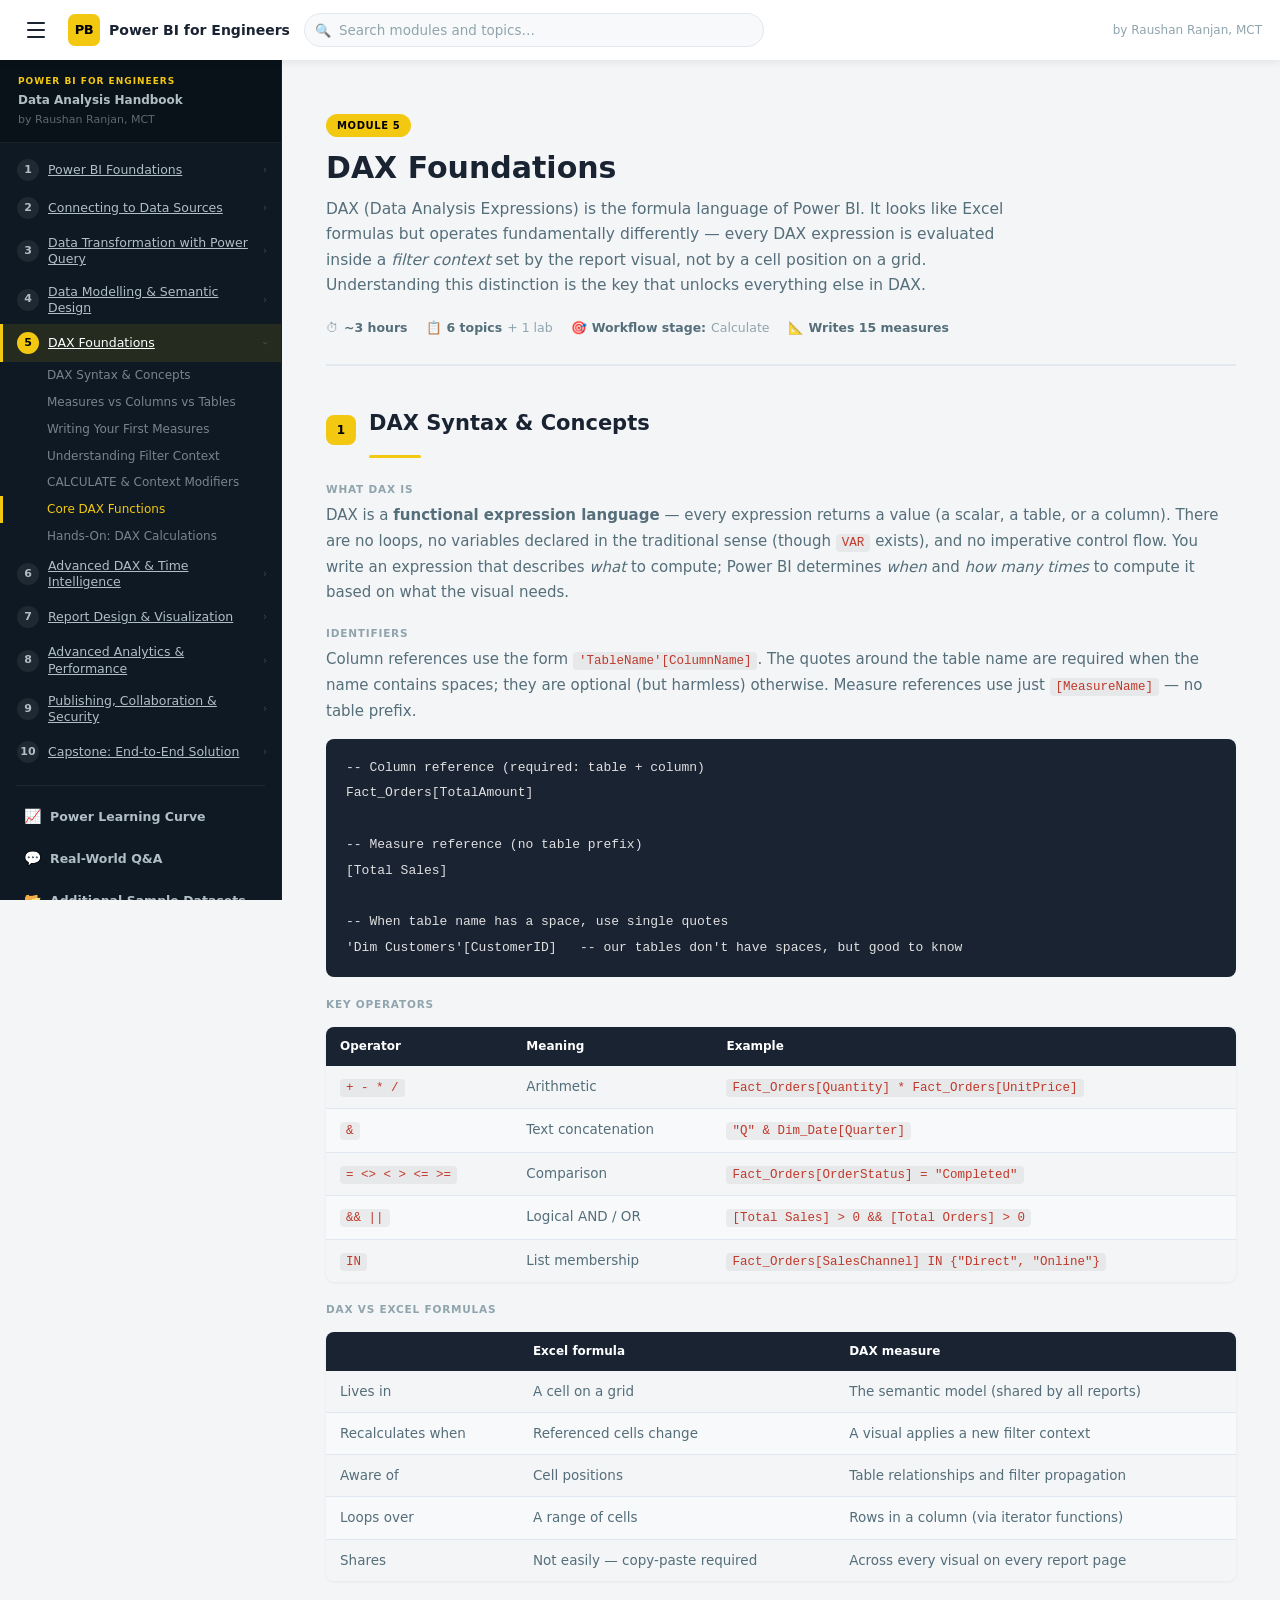
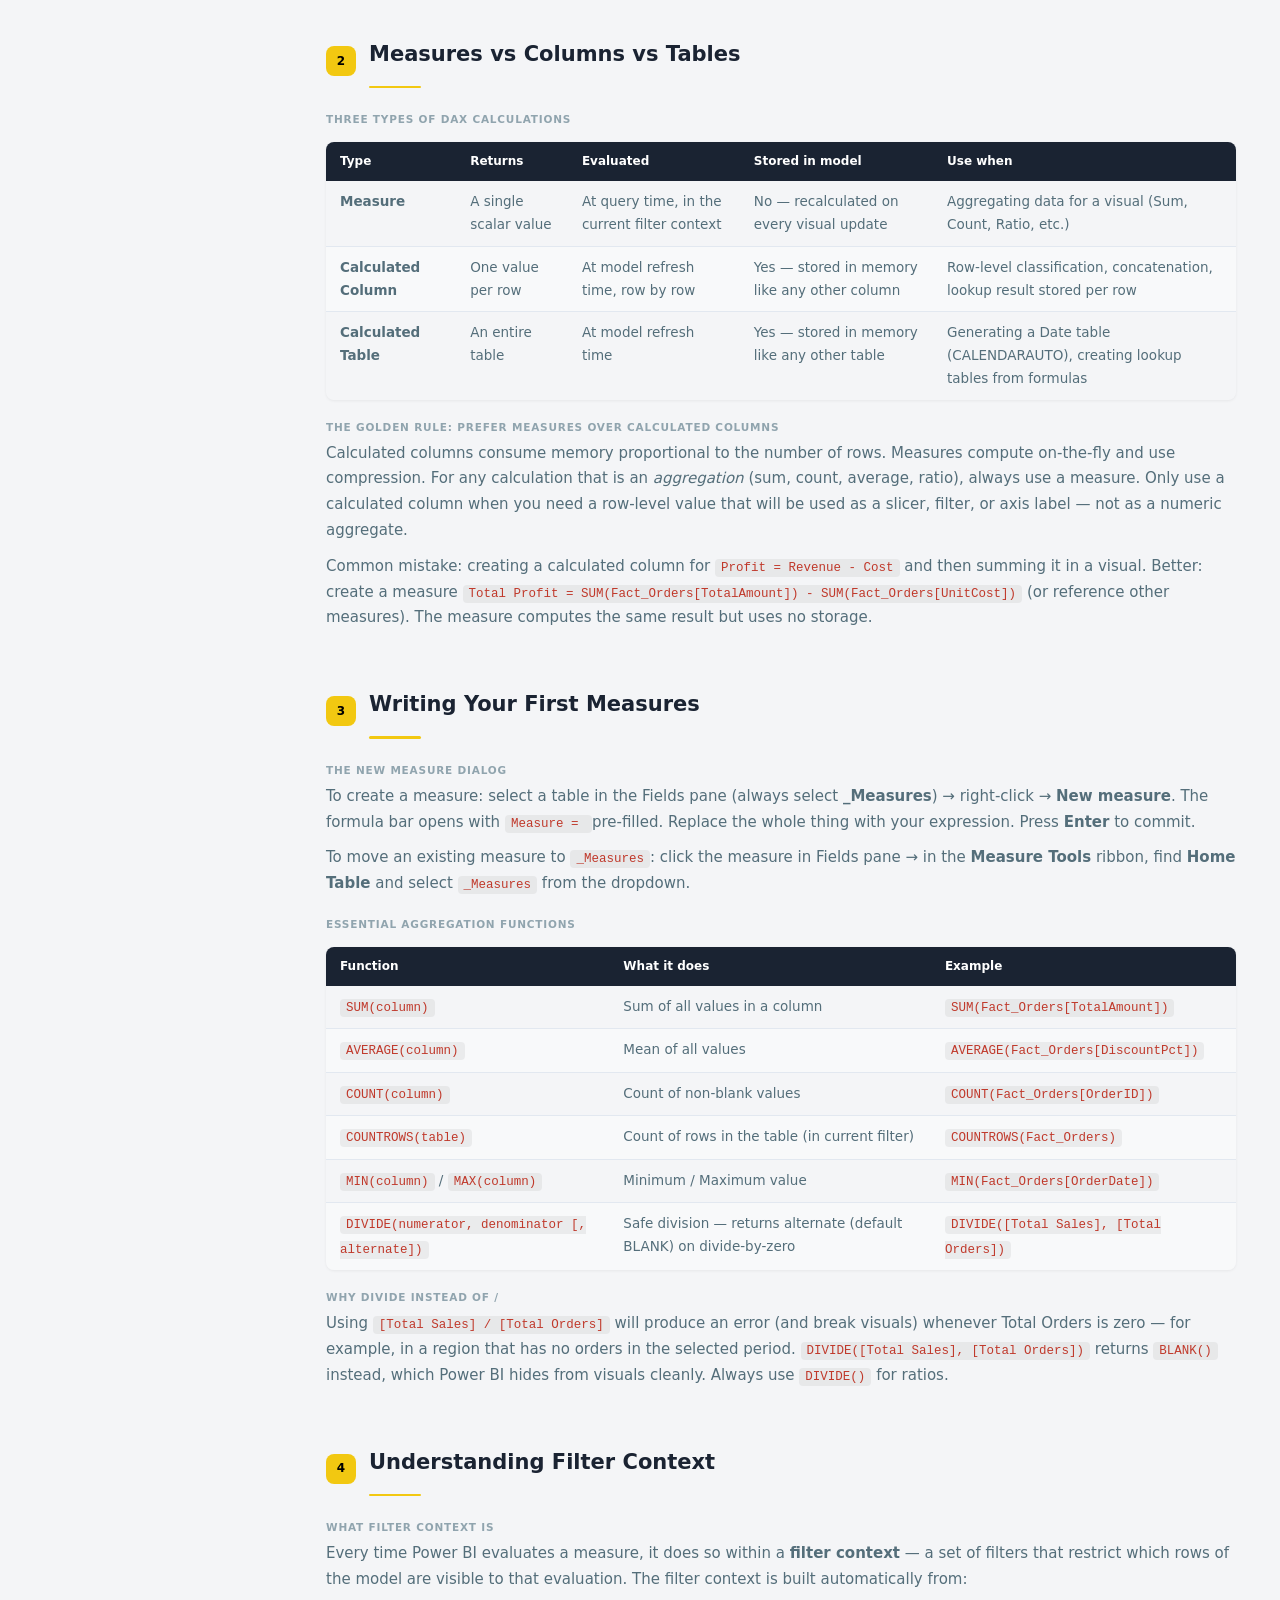
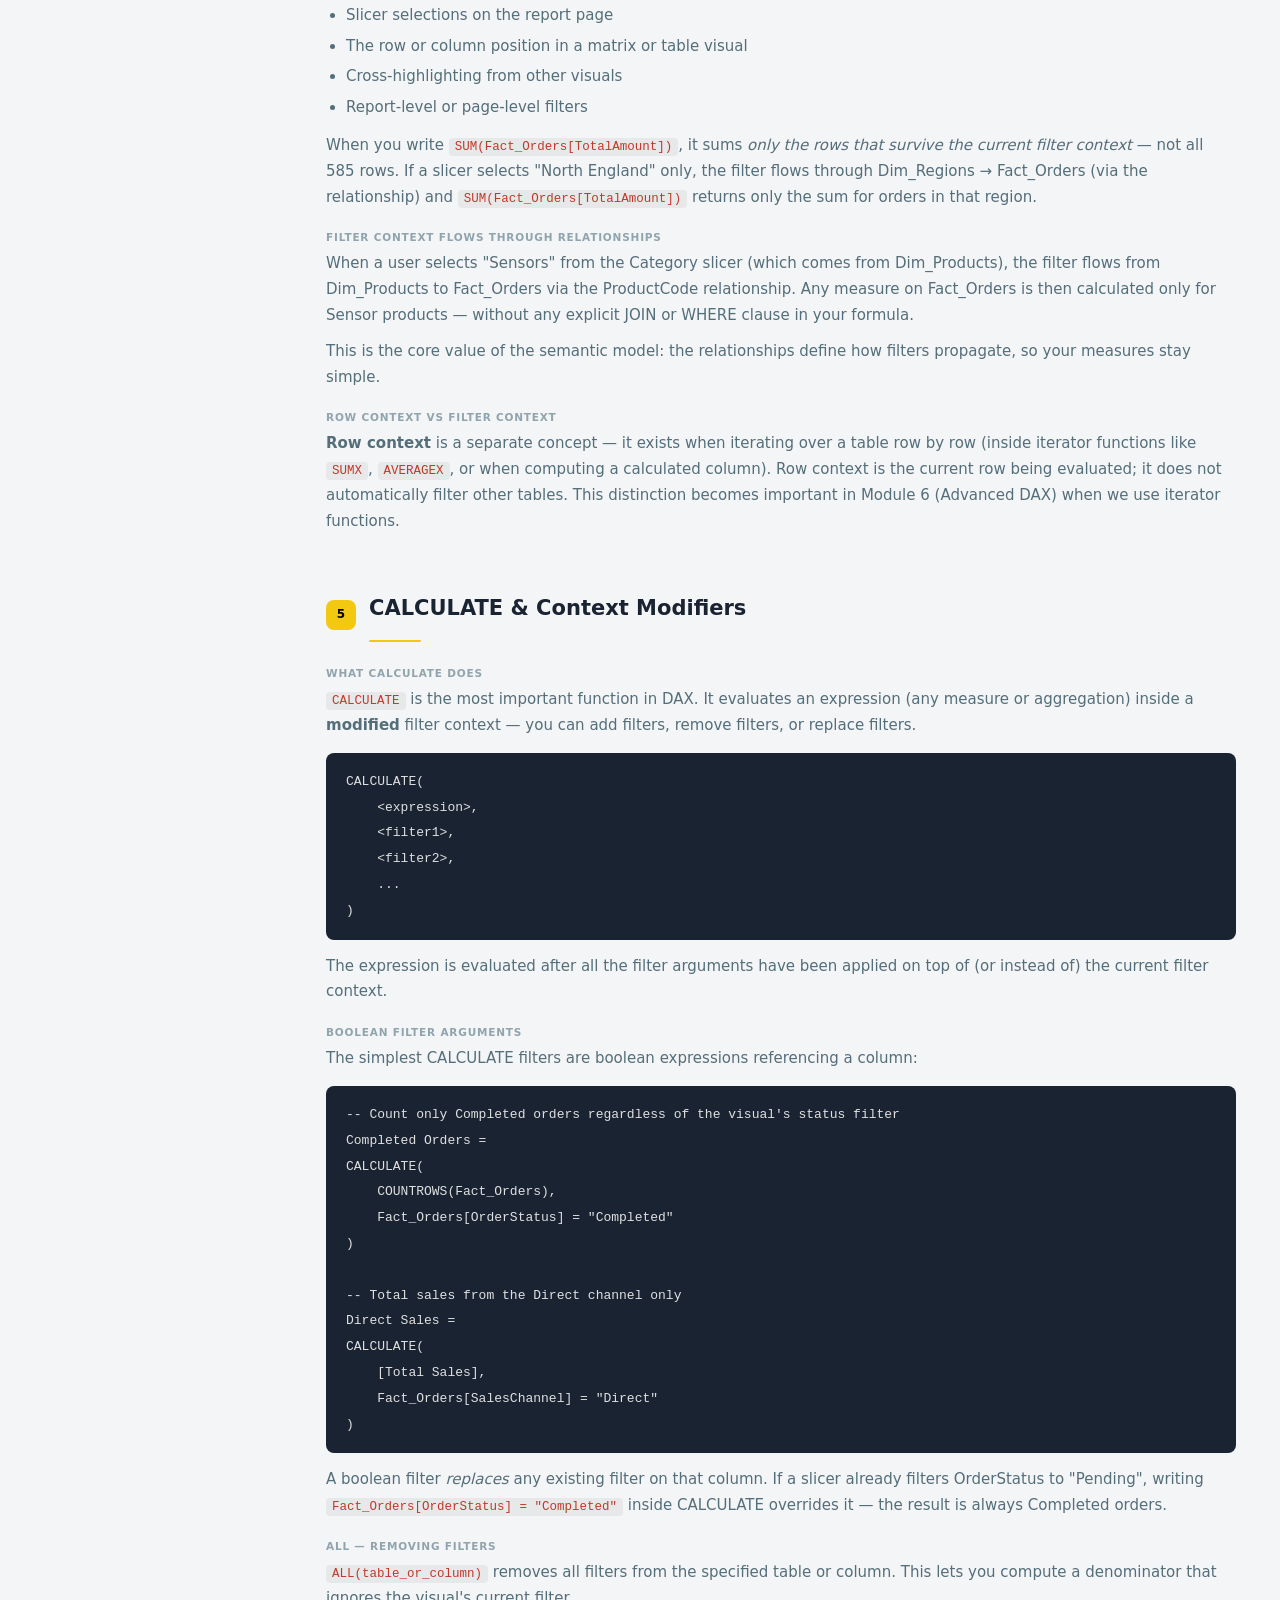
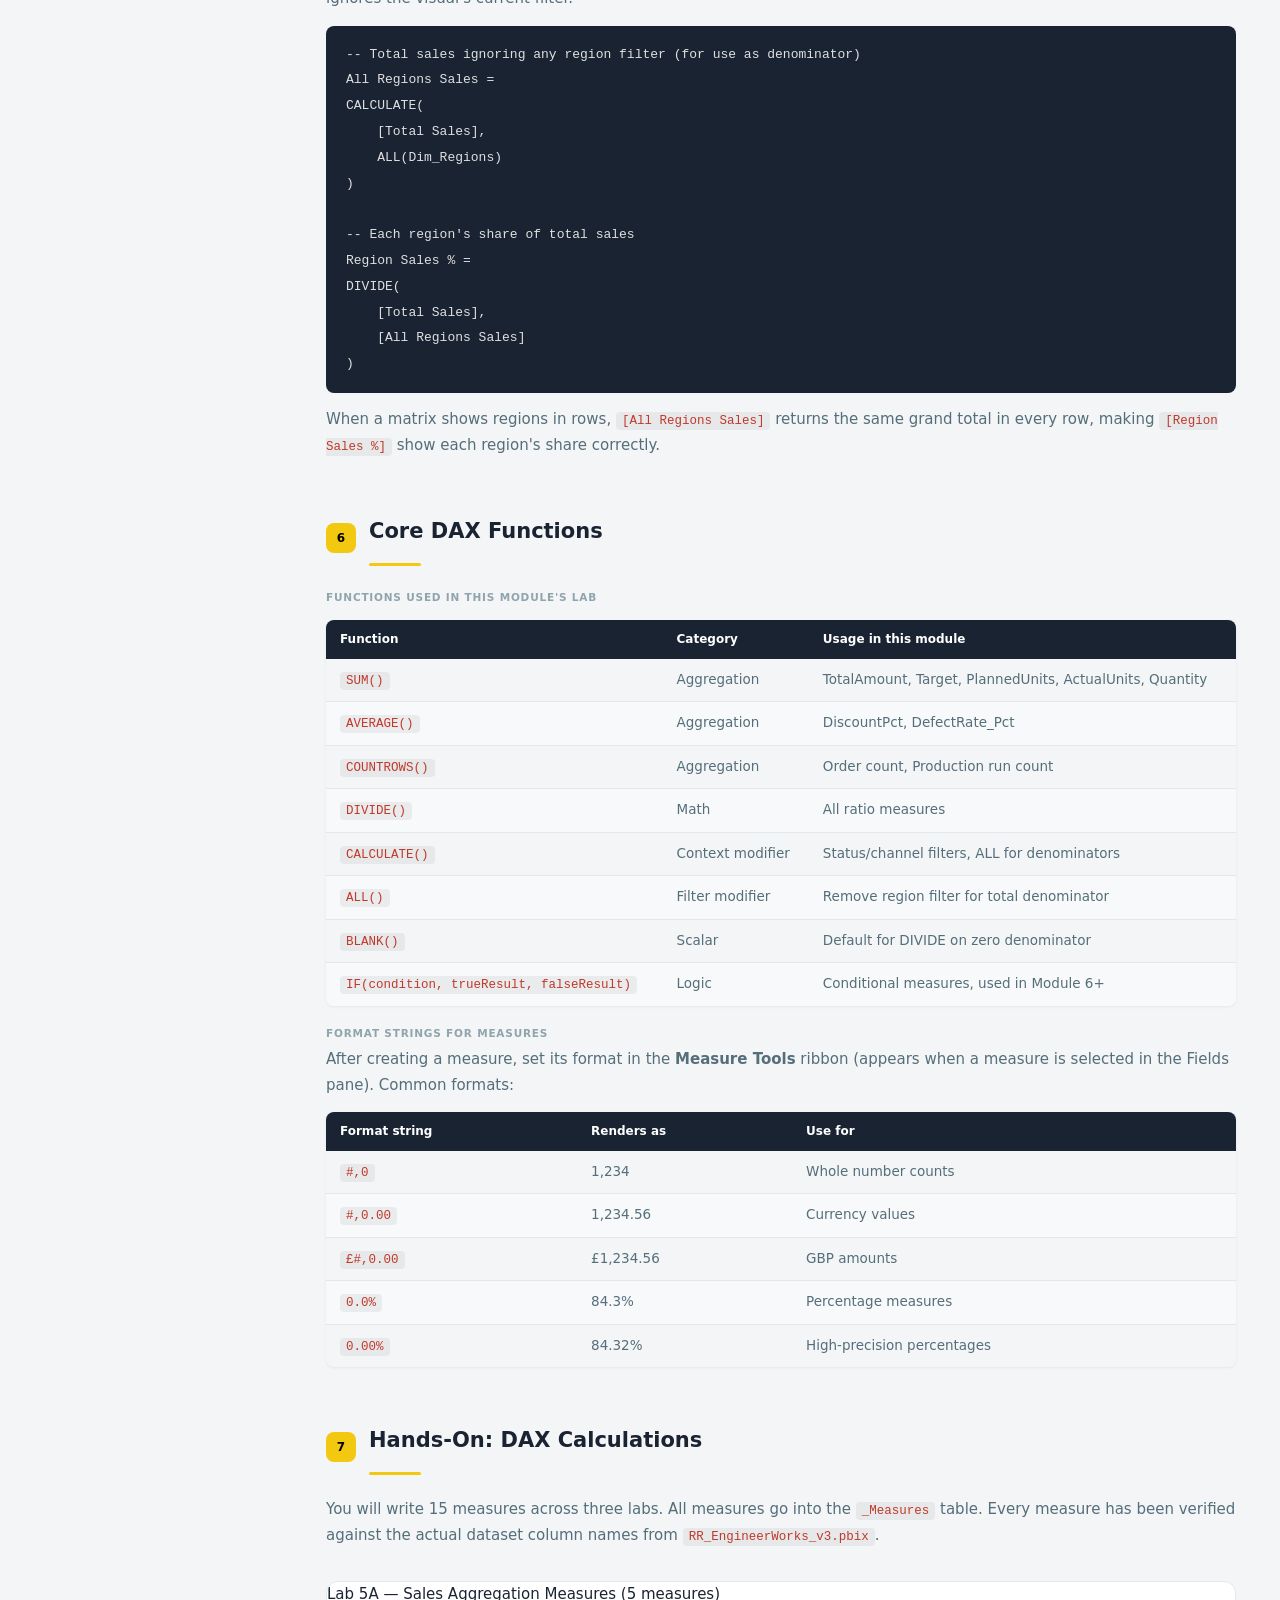
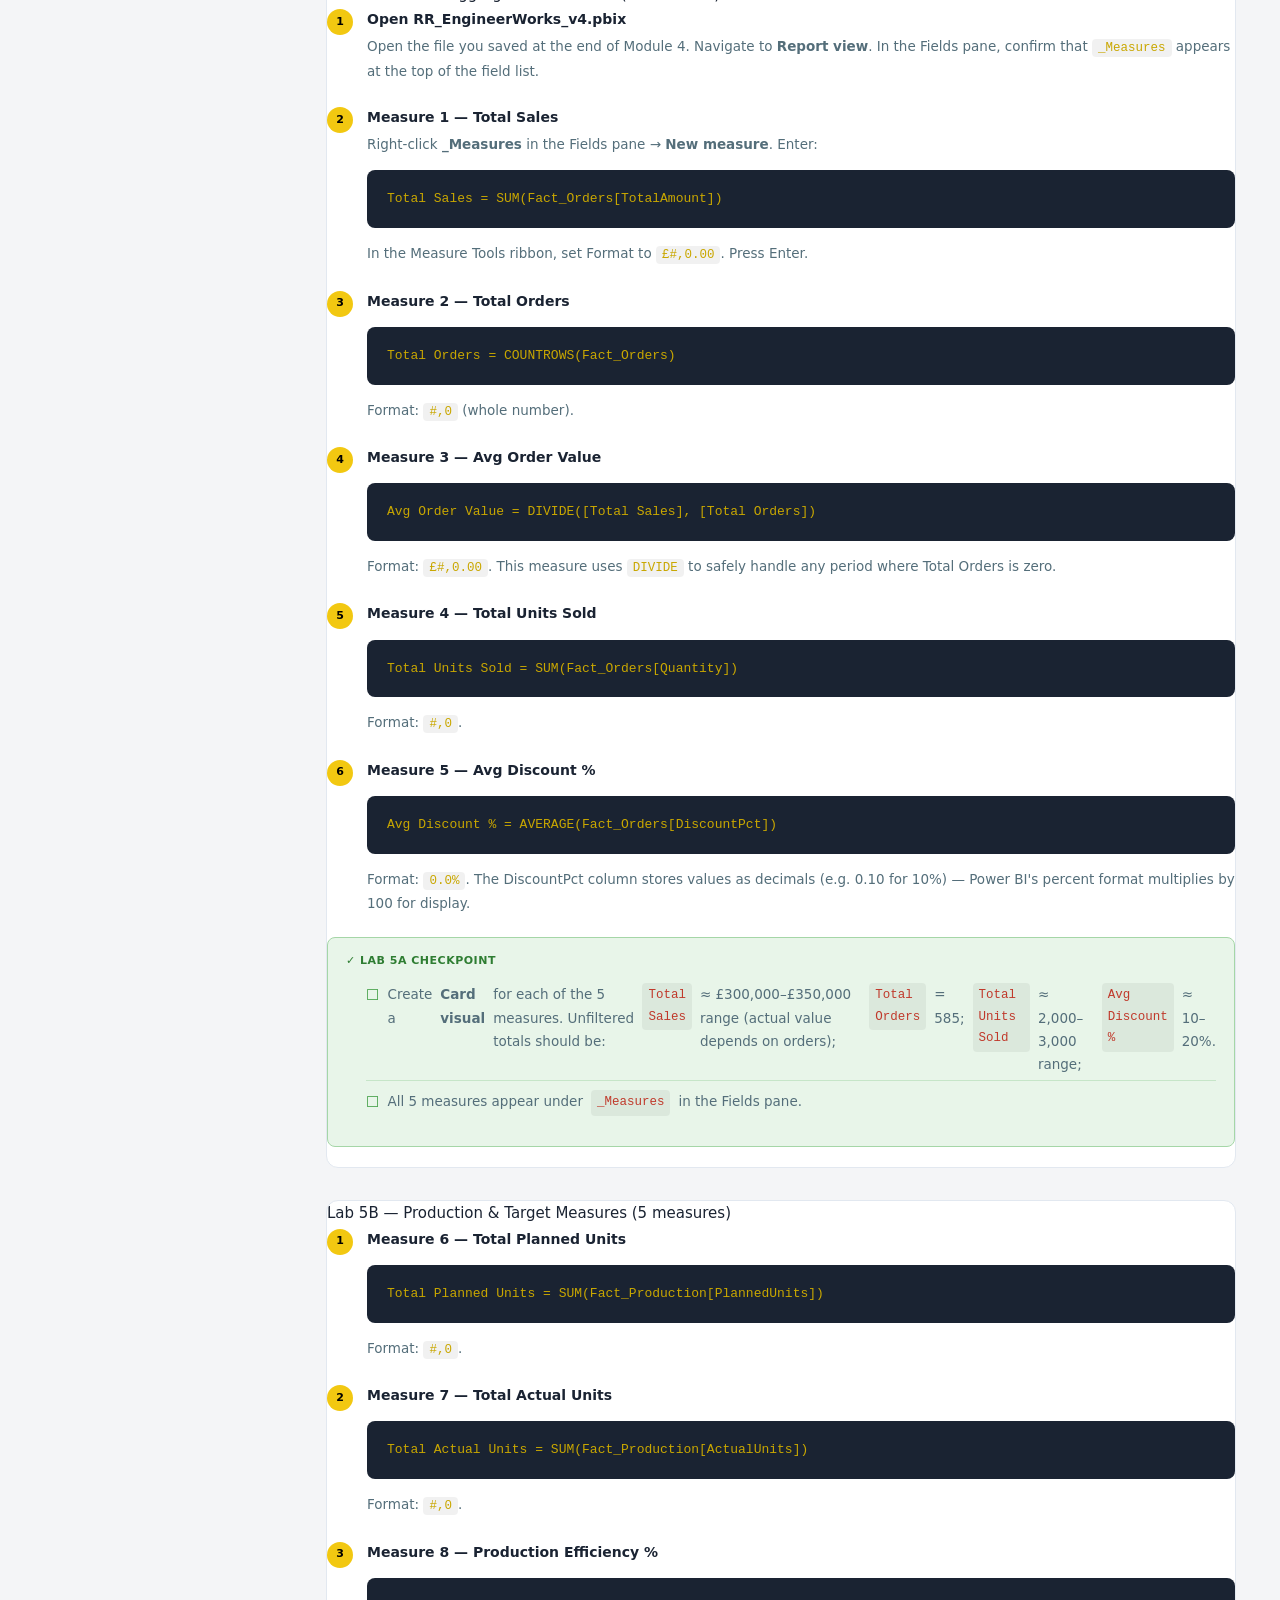
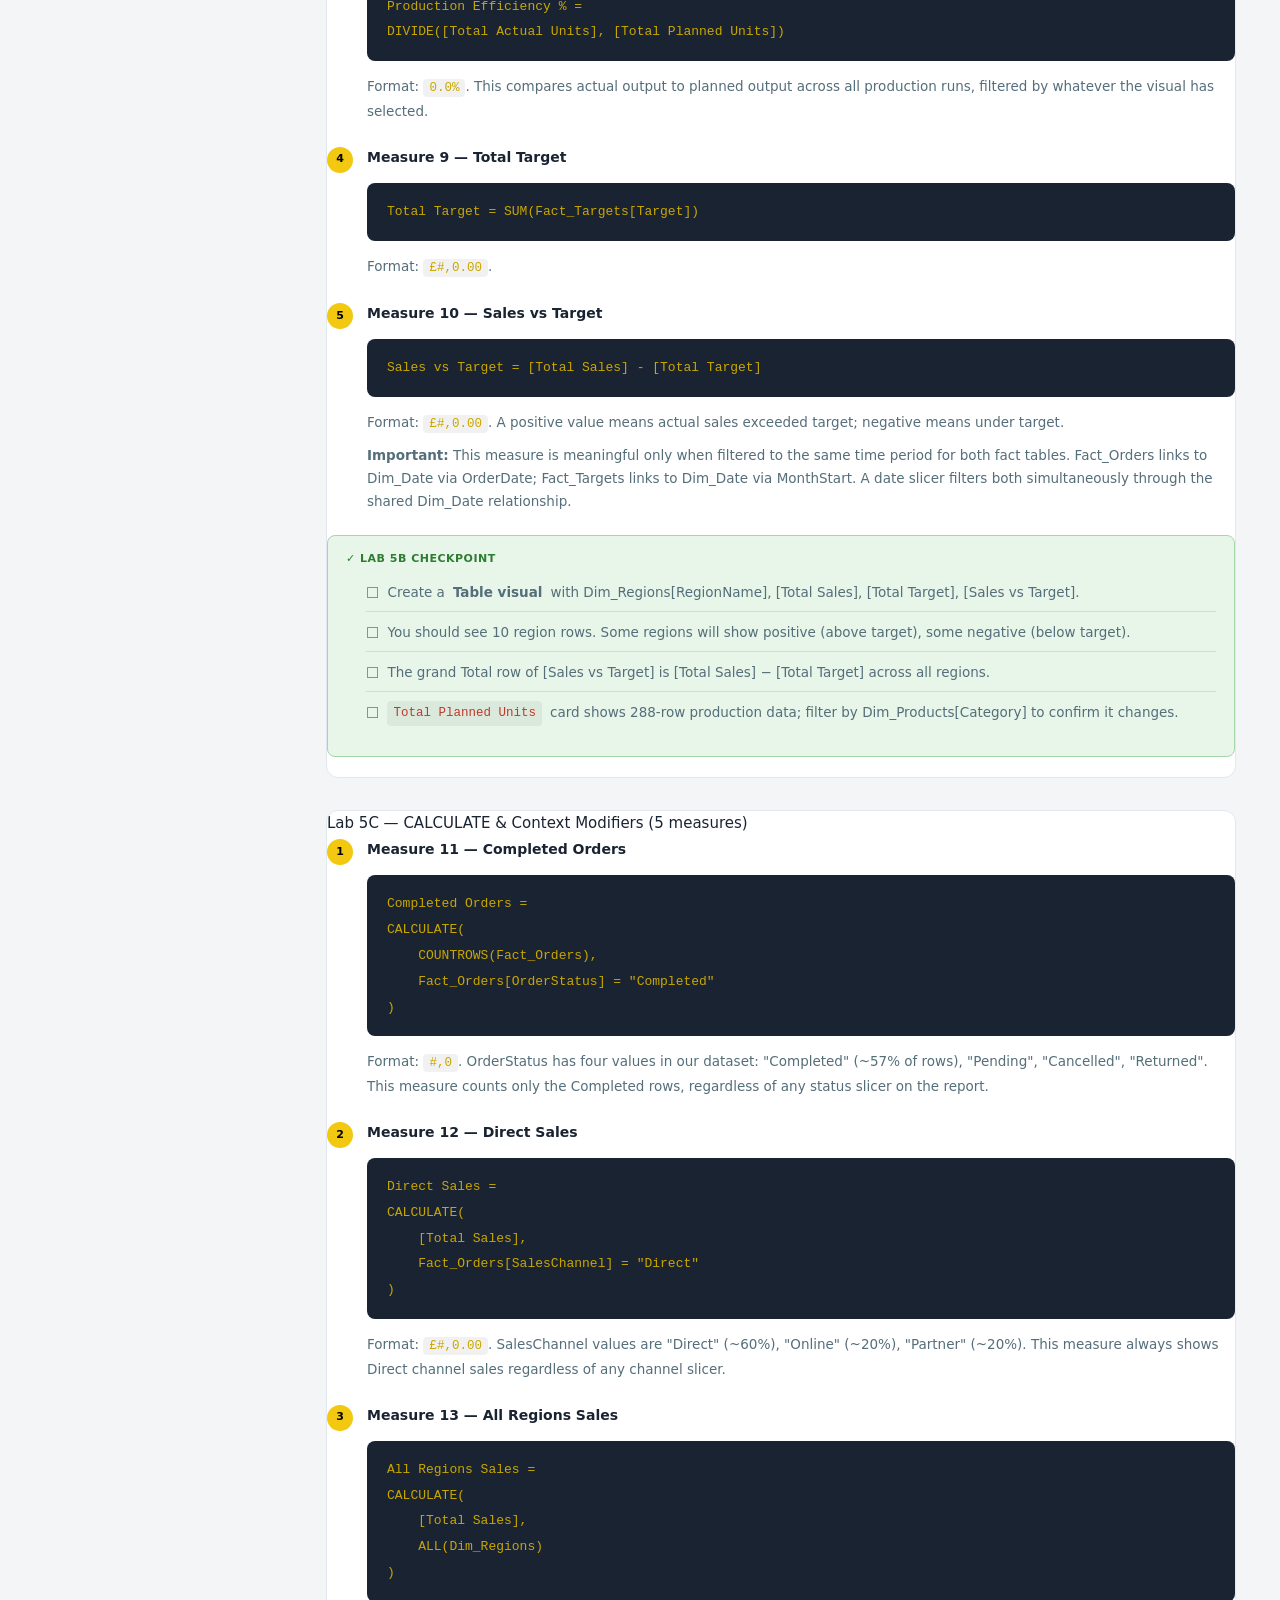
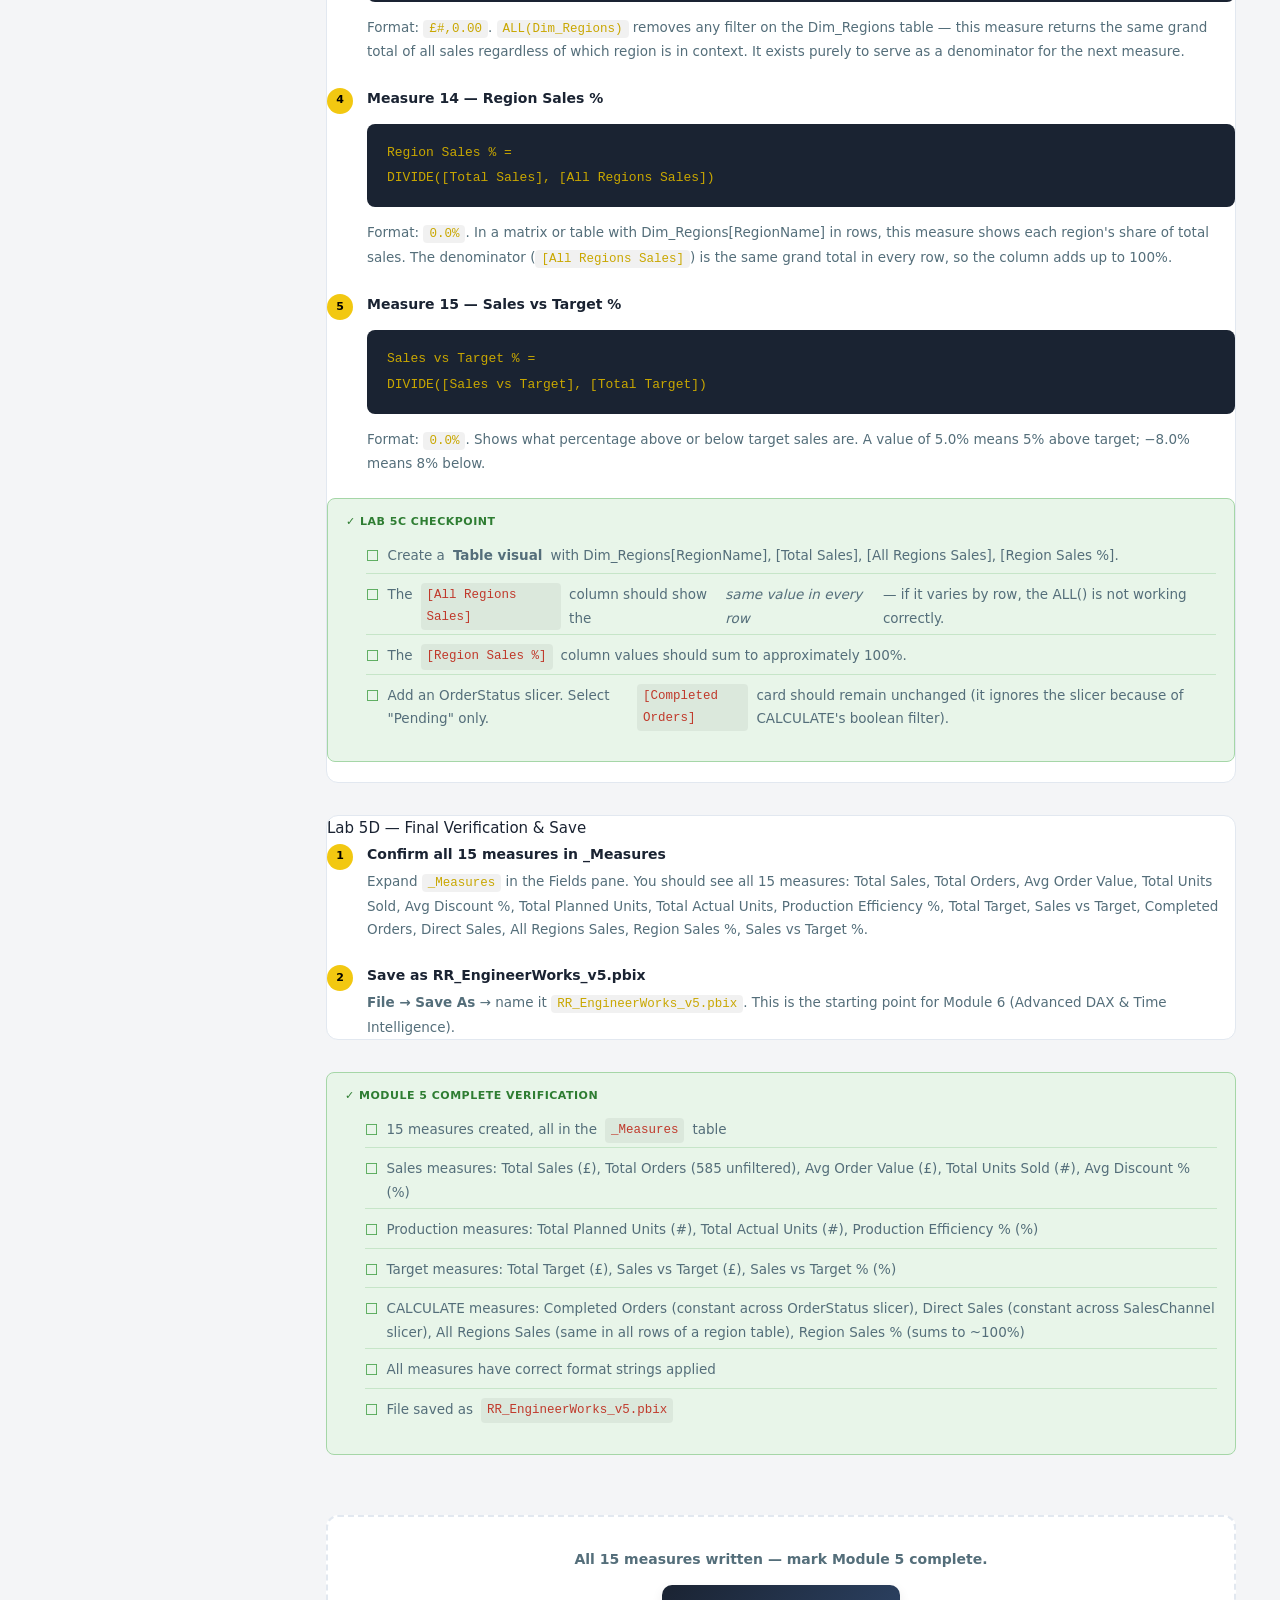
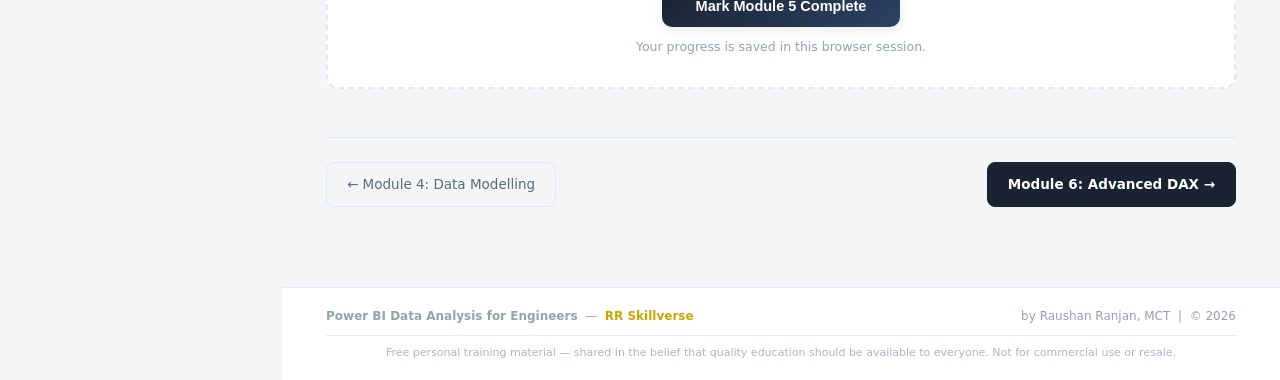
<file: module5.html>
<!DOCTYPE html>
<html lang="en">
<head>
  <meta charset="UTF-8">
  <meta name="viewport" content="width=device-width, initial-scale=1.0">
  <title>Module 5: DAX Foundations | Power BI Data Analysis for Engineers</title>
  <link rel="stylesheet" href="css/handbook.css">
</head>
<body>

  <canvas id="confetti-canvas"></canvas>

  <div class="completion-overlay" id="completion-overlay">
    <div class="completion-card">
      <div class="completion-emoji">🎉</div>
      <div class="completion-title">Module 5 Complete!</div>
      <div class="completion-message">Fifteen measures written, CALCULATE understood, filter context demystified. Every measure you build in Module 6 will use these same patterns — just applied to time.</div>
      <button class="btn-overlay-close" id="overlay-close">Continue →</button>
    </div>
  </div>

  <div id="sidebar-overlay" class="sidebar-overlay"></div>

  <header class="topbar">
    <button class="sidebar-toggle" id="sidebar-toggle" aria-label="Toggle navigation">
      <span></span><span></span><span></span>
    </button>
    <a href="index.html" class="topbar-brand">
      <div class="brand-icon">PB</div>
      <span>Power BI for Engineers</span>
    </a>
    <div class="search-wrap">
      <span class="search-icon">🔍</span>
      <input type="search" class="search-input" id="search-input"
             placeholder="Search modules and topics…" autocomplete="off" spellcheck="false">
      <div class="search-results" id="search-results"></div>
    </div>
    <div class="topbar-right">
      <span class="topbar-byline">by <a href="https://raushan-ranjan.azurewebsites.net/" target="_blank" rel="noopener noreferrer" class="author-link">Raushan Ranjan</a>, MCT</span>
    </div>
  </header>

  <nav class="sidebar" id="sidebar"></nav>

  <div class="main-layout">
    <main class="page-content">

      <div class="page-header">
        <span class="module-badge">Module 5</span>
        <h1 class="page-title">DAX Foundations</h1>
        <p class="page-subtitle">
          DAX (Data Analysis Expressions) is the formula language of Power BI. It looks
          like Excel formulas but operates fundamentally differently — every DAX expression
          is evaluated inside a <em>filter context</em> set by the report visual, not by
          a cell position on a grid. Understanding this distinction is the key that unlocks
          everything else in DAX.
        </p>
        <div class="module-meta">
          <span class="meta-pill">⏱ <strong>~3 hours</strong></span>
          <span class="meta-pill">📋 <strong>6 topics</strong> + 1 lab</span>
          <span class="meta-pill">🎯 <strong>Workflow stage:</strong> Calculate</span>
          <span class="meta-pill">📐 <strong>Writes 15 measures</strong></span>
        </div>
      </div>

      <!-- ================================================
           TOPIC 1 — DAX Syntax & Concepts
           ================================================ -->
      <section class="topic-section" id="dax-intro">
        <div class="topic-header">
          <div class="topic-num">1</div>
          <h2 class="topic-title">DAX Syntax &amp; Concepts</h2>
        </div>
        <div class="topic-rule"></div>

        <div class="block">
          <div class="block-label">What DAX Is</div>
          <p>
            DAX is a <strong>functional expression language</strong> — every expression
            returns a value (a scalar, a table, or a column). There are no loops, no
            variables declared in the traditional sense (though <code>VAR</code> exists),
            and no imperative control flow. You write an expression that describes
            <em>what</em> to compute; Power BI determines <em>when</em> and
            <em>how many times</em> to compute it based on what the visual needs.
          </p>
        </div>

        <div class="block">
          <div class="block-label">Identifiers</div>
          <p>
            Column references use the form <code>'TableName'[ColumnName]</code>. The quotes
            around the table name are required when the name contains spaces; they are
            optional (but harmless) otherwise. Measure references use just
            <code>[MeasureName]</code> — no table prefix.
          </p>
          <pre><code>-- Column reference (required: table + column)
Fact_Orders[TotalAmount]

-- Measure reference (no table prefix)
[Total Sales]

-- When table name has a space, use single quotes
'Dim Customers'[CustomerID]   -- our tables don't have spaces, but good to know</code></pre>
        </div>

        <div class="block">
          <div class="block-label">Key Operators</div>
          <table class="data-table">
            <thead><tr><th>Operator</th><th>Meaning</th><th>Example</th></tr></thead>
            <tbody>
              <tr><td><code>+  -  *  /</code></td><td>Arithmetic</td><td><code>Fact_Orders[Quantity] * Fact_Orders[UnitPrice]</code></td></tr>
              <tr><td><code>&amp;</code></td><td>Text concatenation</td><td><code>"Q" &amp; Dim_Date[Quarter]</code></td></tr>
              <tr><td><code>=  &lt;&gt;  &lt;  &gt;  &lt;=  &gt;=</code></td><td>Comparison</td><td><code>Fact_Orders[OrderStatus] = "Completed"</code></td></tr>
              <tr><td><code>&amp;&amp;  ||</code></td><td>Logical AND / OR</td><td><code>[Total Sales] &gt; 0 &amp;&amp; [Total Orders] &gt; 0</code></td></tr>
              <tr><td><code>IN</code></td><td>List membership</td><td><code>Fact_Orders[SalesChannel] IN {"Direct", "Online"}</code></td></tr>
            </tbody>
          </table>
        </div>

        <div class="block">
          <div class="block-label">DAX vs Excel Formulas</div>
          <table class="data-table">
            <thead><tr><th></th><th>Excel formula</th><th>DAX measure</th></tr></thead>
            <tbody>
              <tr><td>Lives in</td><td>A cell on a grid</td><td>The semantic model (shared by all reports)</td></tr>
              <tr><td>Recalculates when</td><td>Referenced cells change</td><td>A visual applies a new filter context</td></tr>
              <tr><td>Aware of</td><td>Cell positions</td><td>Table relationships and filter propagation</td></tr>
              <tr><td>Loops over</td><td>A range of cells</td><td>Rows in a column (via iterator functions)</td></tr>
              <tr><td>Shares</td><td>Not easily — copy-paste required</td><td>Across every visual on every report page</td></tr>
            </tbody>
          </table>
        </div>
      </section>

      <!-- ================================================
           TOPIC 2 — Measures vs Columns vs Tables
           ================================================ -->
      <section class="topic-section" id="calc-types">
        <div class="topic-header">
          <div class="topic-num">2</div>
          <h2 class="topic-title">Measures vs Columns vs Tables</h2>
        </div>
        <div class="topic-rule"></div>

        <div class="block">
          <div class="block-label">Three Types of DAX Calculations</div>
          <table class="data-table">
            <thead><tr><th>Type</th><th>Returns</th><th>Evaluated</th><th>Stored in model</th><th>Use when</th></tr></thead>
            <tbody>
              <tr>
                <td><strong>Measure</strong></td>
                <td>A single scalar value</td>
                <td>At query time, in the current filter context</td>
                <td>No — recalculated on every visual update</td>
                <td>Aggregating data for a visual (Sum, Count, Ratio, etc.)</td>
              </tr>
              <tr>
                <td><strong>Calculated Column</strong></td>
                <td>One value per row</td>
                <td>At model refresh time, row by row</td>
                <td>Yes — stored in memory like any other column</td>
                <td>Row-level classification, concatenation, lookup result stored per row</td>
              </tr>
              <tr>
                <td><strong>Calculated Table</strong></td>
                <td>An entire table</td>
                <td>At model refresh time</td>
                <td>Yes — stored in memory like any other table</td>
                <td>Generating a Date table (CALENDARAUTO), creating lookup tables from formulas</td>
              </tr>
            </tbody>
          </table>
        </div>

        <div class="block">
          <div class="block-label">The Golden Rule: Prefer Measures Over Calculated Columns</div>
          <p>
            Calculated columns consume memory proportional to the number of rows. Measures
            compute on-the-fly and use compression. For any calculation that is an
            <em>aggregation</em> (sum, count, average, ratio), always use a measure.
            Only use a calculated column when you need a row-level value that will be
            used as a slicer, filter, or axis label — not as a numeric aggregate.
          </p>
          <p>
            Common mistake: creating a calculated column for <code>Profit = Revenue - Cost</code>
            and then summing it in a visual. Better: create a measure
            <code>Total Profit = SUM(Fact_Orders[TotalAmount]) - SUM(Fact_Orders[UnitCost])</code>
            (or reference other measures). The measure computes the same result but uses
            no storage.
          </p>
        </div>
      </section>

      <!-- ================================================
           TOPIC 3 — Writing Your First Measures
           ================================================ -->
      <section class="topic-section" id="first-measures">
        <div class="topic-header">
          <div class="topic-num">3</div>
          <h2 class="topic-title">Writing Your First Measures</h2>
        </div>
        <div class="topic-rule"></div>

        <div class="block">
          <div class="block-label">The New Measure Dialog</div>
          <p>
            To create a measure: select a table in the Fields pane (always select
            <strong>_Measures</strong>) → right-click → <strong>New measure</strong>.
            The formula bar opens with <code>Measure = </code> pre-filled. Replace the
            whole thing with your expression. Press <strong>Enter</strong> to commit.
          </p>
          <p>
            To move an existing measure to <code>_Measures</code>: click the measure in
            Fields pane → in the <strong>Measure Tools</strong> ribbon, find
            <strong>Home Table</strong> and select <code>_Measures</code> from the dropdown.
          </p>
        </div>

        <div class="block">
          <div class="block-label">Essential Aggregation Functions</div>
          <table class="data-table">
            <thead><tr><th>Function</th><th>What it does</th><th>Example</th></tr></thead>
            <tbody>
              <tr><td><code>SUM(column)</code></td><td>Sum of all values in a column</td><td><code>SUM(Fact_Orders[TotalAmount])</code></td></tr>
              <tr><td><code>AVERAGE(column)</code></td><td>Mean of all values</td><td><code>AVERAGE(Fact_Orders[DiscountPct])</code></td></tr>
              <tr><td><code>COUNT(column)</code></td><td>Count of non-blank values</td><td><code>COUNT(Fact_Orders[OrderID])</code></td></tr>
              <tr><td><code>COUNTROWS(table)</code></td><td>Count of rows in the table (in current filter)</td><td><code>COUNTROWS(Fact_Orders)</code></td></tr>
              <tr><td><code>MIN(column)</code> / <code>MAX(column)</code></td><td>Minimum / Maximum value</td><td><code>MIN(Fact_Orders[OrderDate])</code></td></tr>
              <tr><td><code>DIVIDE(numerator, denominator [, alternate])</code></td><td>Safe division — returns alternate (default BLANK) on divide-by-zero</td><td><code>DIVIDE([Total Sales], [Total Orders])</code></td></tr>
            </tbody>
          </table>
        </div>

        <div class="block">
          <div class="block-label">Why DIVIDE Instead of /</div>
          <p>
            Using <code>[Total Sales] / [Total Orders]</code> will produce an error (and
            break visuals) whenever Total Orders is zero — for example, in a region that
            has no orders in the selected period. <code>DIVIDE([Total Sales], [Total Orders])</code>
            returns <code>BLANK()</code> instead, which Power BI hides from visuals cleanly.
            Always use <code>DIVIDE()</code> for ratios.
          </p>
        </div>
      </section>

      <!-- ================================================
           TOPIC 4 — Filter Context
           ================================================ -->
      <section class="topic-section" id="filter-context">
        <div class="topic-header">
          <div class="topic-num">4</div>
          <h2 class="topic-title">Understanding Filter Context</h2>
        </div>
        <div class="topic-rule"></div>

        <div class="block">
          <div class="block-label">What Filter Context Is</div>
          <p>
            Every time Power BI evaluates a measure, it does so within a
            <strong>filter context</strong> — a set of filters that restrict which rows
            of the model are visible to that evaluation. The filter context is built
            automatically from:
          </p>
          <ul>
            <li>Slicer selections on the report page</li>
            <li>The row or column position in a matrix or table visual</li>
            <li>Cross-highlighting from other visuals</li>
            <li>Report-level or page-level filters</li>
          </ul>
          <p>
            When you write <code>SUM(Fact_Orders[TotalAmount])</code>, it sums
            <em>only the rows that survive the current filter context</em> — not all
            585 rows. If a slicer selects "North England" only, the filter flows through
            Dim_Regions → Fact_Orders (via the relationship) and
            <code>SUM(Fact_Orders[TotalAmount])</code> returns only the sum for orders
            in that region.
          </p>
        </div>

        <div class="block">
          <div class="block-label">Filter Context Flows Through Relationships</div>
          <p>
            When a user selects "Sensors" from the Category slicer (which comes from
            Dim_Products), the filter flows from Dim_Products to Fact_Orders via the
            ProductCode relationship. Any measure on Fact_Orders is then calculated only
            for Sensor products — without any explicit JOIN or WHERE clause in your formula.
          </p>
          <p>
            This is the core value of the semantic model: the relationships define how
            filters propagate, so your measures stay simple.
          </p>
        </div>

        <div class="block">
          <div class="block-label">Row Context vs Filter Context</div>
          <p>
            <strong>Row context</strong> is a separate concept — it exists when iterating
            over a table row by row (inside iterator functions like <code>SUMX</code>,
            <code>AVERAGEX</code>, or when computing a calculated column). Row context
            is the current row being evaluated; it does not automatically filter other
            tables. This distinction becomes important in Module 6 (Advanced DAX) when
            we use iterator functions.
          </p>
        </div>
      </section>

      <!-- ================================================
           TOPIC 5 — CALCULATE
           ================================================ -->
      <section class="topic-section" id="calculate">
        <div class="topic-header">
          <div class="topic-num">5</div>
          <h2 class="topic-title">CALCULATE &amp; Context Modifiers</h2>
        </div>
        <div class="topic-rule"></div>

        <div class="block">
          <div class="block-label">What CALCULATE Does</div>
          <p>
            <code>CALCULATE</code> is the most important function in DAX. It evaluates an
            expression (any measure or aggregation) inside a <strong>modified</strong> filter
            context — you can add filters, remove filters, or replace filters.
          </p>
          <pre><code>CALCULATE(
    &lt;expression&gt;,
    &lt;filter1&gt;,
    &lt;filter2&gt;,
    ...
)</code></pre>
          <p>
            The expression is evaluated after all the filter arguments have been applied
            on top of (or instead of) the current filter context.
          </p>
        </div>

        <div class="block">
          <div class="block-label">Boolean Filter Arguments</div>
          <p>
            The simplest CALCULATE filters are boolean expressions referencing a column:
          </p>
          <pre><code>-- Count only Completed orders regardless of the visual's status filter
Completed Orders =
CALCULATE(
    COUNTROWS(Fact_Orders),
    Fact_Orders[OrderStatus] = "Completed"
)

-- Total sales from the Direct channel only
Direct Sales =
CALCULATE(
    [Total Sales],
    Fact_Orders[SalesChannel] = "Direct"
)</code></pre>
          <p>
            A boolean filter <em>replaces</em> any existing filter on that column. If a
            slicer already filters OrderStatus to "Pending", writing
            <code>Fact_Orders[OrderStatus] = "Completed"</code> inside CALCULATE overrides
            it — the result is always Completed orders.
          </p>
        </div>

        <div class="block">
          <div class="block-label">ALL — Removing Filters</div>
          <p>
            <code>ALL(table_or_column)</code> removes all filters from the specified table
            or column. This lets you compute a denominator that ignores the visual's
            current filter.
          </p>
          <pre><code>-- Total sales ignoring any region filter (for use as denominator)
All Regions Sales =
CALCULATE(
    [Total Sales],
    ALL(Dim_Regions)
)

-- Each region's share of total sales
Region Sales % =
DIVIDE(
    [Total Sales],
    [All Regions Sales]
)</code></pre>
          <p>
            When a matrix shows regions in rows, <code>[All Regions Sales]</code> returns
            the same grand total in every row, making <code>[Region Sales %]</code> show
            each region's share correctly.
          </p>
        </div>
      </section>

      <!-- ================================================
           TOPIC 6 — Core DAX Functions Reference
           ================================================ -->
      <section class="topic-section" id="core-functions">
        <div class="topic-header">
          <div class="topic-num">6</div>
          <h2 class="topic-title">Core DAX Functions</h2>
        </div>
        <div class="topic-rule"></div>

        <div class="block">
          <div class="block-label">Functions Used in This Module's Lab</div>
          <table class="data-table">
            <thead><tr><th>Function</th><th>Category</th><th>Usage in this module</th></tr></thead>
            <tbody>
              <tr><td><code>SUM()</code></td><td>Aggregation</td><td>TotalAmount, Target, PlannedUnits, ActualUnits, Quantity</td></tr>
              <tr><td><code>AVERAGE()</code></td><td>Aggregation</td><td>DiscountPct, DefectRate_Pct</td></tr>
              <tr><td><code>COUNTROWS()</code></td><td>Aggregation</td><td>Order count, Production run count</td></tr>
              <tr><td><code>DIVIDE()</code></td><td>Math</td><td>All ratio measures</td></tr>
              <tr><td><code>CALCULATE()</code></td><td>Context modifier</td><td>Status/channel filters, ALL for denominators</td></tr>
              <tr><td><code>ALL()</code></td><td>Filter modifier</td><td>Remove region filter for total denominator</td></tr>
              <tr><td><code>BLANK()</code></td><td>Scalar</td><td>Default for DIVIDE on zero denominator</td></tr>
              <tr><td><code>IF(condition, trueResult, falseResult)</code></td><td>Logic</td><td>Conditional measures, used in Module 6+</td></tr>
            </tbody>
          </table>
        </div>

        <div class="block">
          <div class="block-label">Format Strings for Measures</div>
          <p>
            After creating a measure, set its format in the <strong>Measure Tools</strong>
            ribbon (appears when a measure is selected in the Fields pane). Common formats:
          </p>
          <table class="data-table">
            <thead><tr><th>Format string</th><th>Renders as</th><th>Use for</th></tr></thead>
            <tbody>
              <tr><td><code>#,0</code></td><td>1,234</td><td>Whole number counts</td></tr>
              <tr><td><code>#,0.00</code></td><td>1,234.56</td><td>Currency values</td></tr>
              <tr><td><code>£#,0.00</code></td><td>£1,234.56</td><td>GBP amounts</td></tr>
              <tr><td><code>0.0%</code></td><td>84.3%</td><td>Percentage measures</td></tr>
              <tr><td><code>0.00%</code></td><td>84.32%</td><td>High-precision percentages</td></tr>
            </tbody>
          </table>
        </div>
      </section>

      <!-- ================================================
           TOPIC 7 — Lab 5: DAX Calculations
           ================================================ -->
      <section class="topic-section" id="lab-dax-basics">
        <div class="topic-header">
          <div class="topic-num">7</div>
          <h2 class="topic-title">Hands-On: DAX Calculations</h2>
        </div>
        <div class="topic-rule"></div>

        <p>
          You will write 15 measures across three labs. All measures go into the
          <code>_Measures</code> table. Every measure has been verified against the
          actual dataset column names from <code>RR_EngineerWorks_v3.pbix</code>.
        </p>

        <!-- ---- Lab 5A ---- -->
        <div class="lab-box" id="lab-5a">
          <div class="lab-title">Lab 5A — Sales Aggregation Measures (5 measures)</div>

          <div class="step">
            <div class="step-n">1</div>
            <div class="step-body">
              <div class="step-title">Open RR_EngineerWorks_v4.pbix</div>
              <p>
                Open the file you saved at the end of Module 4. Navigate to
                <strong>Report view</strong>. In the Fields pane, confirm that
                <code>_Measures</code> appears at the top of the field list.
              </p>
            </div>
          </div>

          <div class="step">
            <div class="step-n">2</div>
            <div class="step-body">
              <div class="step-title">Measure 1 — Total Sales</div>
              <p>
                Right-click <strong>_Measures</strong> in the Fields pane →
                <strong>New measure</strong>. Enter:
              </p>
              <pre><code>Total Sales = SUM(Fact_Orders[TotalAmount])</code></pre>
              <p>
                In the Measure Tools ribbon, set Format to <code>£#,0.00</code>. Press Enter.
              </p>
            </div>
          </div>

          <div class="step">
            <div class="step-n">3</div>
            <div class="step-body">
              <div class="step-title">Measure 2 — Total Orders</div>
              <pre><code>Total Orders = COUNTROWS(Fact_Orders)</code></pre>
              <p>Format: <code>#,0</code> (whole number).</p>
            </div>
          </div>

          <div class="step">
            <div class="step-n">4</div>
            <div class="step-body">
              <div class="step-title">Measure 3 — Avg Order Value</div>
              <pre><code>Avg Order Value = DIVIDE([Total Sales], [Total Orders])</code></pre>
              <p>
                Format: <code>£#,0.00</code>. This measure uses <code>DIVIDE</code> to
                safely handle any period where Total Orders is zero.
              </p>
            </div>
          </div>

          <div class="step">
            <div class="step-n">5</div>
            <div class="step-body">
              <div class="step-title">Measure 4 — Total Units Sold</div>
              <pre><code>Total Units Sold = SUM(Fact_Orders[Quantity])</code></pre>
              <p>Format: <code>#,0</code>.</p>
            </div>
          </div>

          <div class="step">
            <div class="step-n">6</div>
            <div class="step-body">
              <div class="step-title">Measure 5 — Avg Discount %</div>
              <pre><code>Avg Discount % = AVERAGE(Fact_Orders[DiscountPct])</code></pre>
              <p>
                Format: <code>0.0%</code>. The DiscountPct column stores values as decimals
                (e.g. 0.10 for 10%) — Power BI's percent format multiplies by 100 for display.
              </p>
            </div>
          </div>

          <div class="verify-box">
            <div class="verify-title">✓ Lab 5A Checkpoint</div>
            <ul class="verify-list">
              <li>Create a <strong>Card visual</strong> for each of the 5 measures. Unfiltered totals should be:
                <code>Total Sales</code> ≈ £300,000–£350,000 range (actual value depends on orders);
                <code>Total Orders</code> = 585;
                <code>Total Units Sold</code> ≈ 2,000–3,000 range;
                <code>Avg Discount %</code> ≈ 10–20%.
              </li>
              <li>All 5 measures appear under <code>_Measures</code> in the Fields pane.</li>
            </ul>
          </div>
        </div>

        <!-- ---- Lab 5B ---- -->
        <div class="lab-box" id="lab-5b">
          <div class="lab-title">Lab 5B — Production &amp; Target Measures (5 measures)</div>

          <div class="step">
            <div class="step-n">1</div>
            <div class="step-body">
              <div class="step-title">Measure 6 — Total Planned Units</div>
              <pre><code>Total Planned Units = SUM(Fact_Production[PlannedUnits])</code></pre>
              <p>Format: <code>#,0</code>.</p>
            </div>
          </div>

          <div class="step">
            <div class="step-n">2</div>
            <div class="step-body">
              <div class="step-title">Measure 7 — Total Actual Units</div>
              <pre><code>Total Actual Units = SUM(Fact_Production[ActualUnits])</code></pre>
              <p>Format: <code>#,0</code>.</p>
            </div>
          </div>

          <div class="step">
            <div class="step-n">3</div>
            <div class="step-body">
              <div class="step-title">Measure 8 — Production Efficiency %</div>
              <pre><code>Production Efficiency % =
DIVIDE([Total Actual Units], [Total Planned Units])</code></pre>
              <p>
                Format: <code>0.0%</code>. This compares actual output to planned output
                across all production runs, filtered by whatever the visual has selected.
              </p>
            </div>
          </div>

          <div class="step">
            <div class="step-n">4</div>
            <div class="step-body">
              <div class="step-title">Measure 9 — Total Target</div>
              <pre><code>Total Target = SUM(Fact_Targets[Target])</code></pre>
              <p>Format: <code>£#,0.00</code>.</p>
            </div>
          </div>

          <div class="step">
            <div class="step-n">5</div>
            <div class="step-body">
              <div class="step-title">Measure 10 — Sales vs Target</div>
              <pre><code>Sales vs Target = [Total Sales] - [Total Target]</code></pre>
              <p>
                Format: <code>£#,0.00</code>. A positive value means actual sales exceeded
                target; negative means under target.
              </p>
              <p class="block-note">
                <strong>Important:</strong> This measure is meaningful only when filtered
                to the same time period for both fact tables. Fact_Orders links to Dim_Date
                via OrderDate; Fact_Targets links to Dim_Date via MonthStart. A date slicer
                filters both simultaneously through the shared Dim_Date relationship.
              </p>
            </div>
          </div>

          <div class="verify-box">
            <div class="verify-title">✓ Lab 5B Checkpoint</div>
            <ul class="verify-list">
              <li>Create a <strong>Table visual</strong> with Dim_Regions[RegionName], [Total Sales], [Total Target], [Sales vs Target].</li>
              <li>You should see 10 region rows. Some regions will show positive (above target), some negative (below target).</li>
              <li>The grand Total row of [Sales vs Target] is [Total Sales] − [Total Target] across all regions.</li>
              <li><code>Total Planned Units</code> card shows 288-row production data; filter by Dim_Products[Category] to confirm it changes.</li>
            </ul>
          </div>
        </div>

        <!-- ---- Lab 5C ---- -->
        <div class="lab-box" id="lab-5c">
          <div class="lab-title">Lab 5C — CALCULATE &amp; Context Modifiers (5 measures)</div>

          <div class="step">
            <div class="step-n">1</div>
            <div class="step-body">
              <div class="step-title">Measure 11 — Completed Orders</div>
              <pre><code>Completed Orders =
CALCULATE(
    COUNTROWS(Fact_Orders),
    Fact_Orders[OrderStatus] = "Completed"
)</code></pre>
              <p>
                Format: <code>#,0</code>. OrderStatus has four values in our dataset:
                "Completed" (~57% of rows), "Pending", "Cancelled", "Returned". This
                measure counts only the Completed rows, regardless of any status slicer
                on the report.
              </p>
            </div>
          </div>

          <div class="step">
            <div class="step-n">2</div>
            <div class="step-body">
              <div class="step-title">Measure 12 — Direct Sales</div>
              <pre><code>Direct Sales =
CALCULATE(
    [Total Sales],
    Fact_Orders[SalesChannel] = "Direct"
)</code></pre>
              <p>
                Format: <code>£#,0.00</code>. SalesChannel values are "Direct" (~60%),
                "Online" (~20%), "Partner" (~20%). This measure always shows Direct channel
                sales regardless of any channel slicer.
              </p>
            </div>
          </div>

          <div class="step">
            <div class="step-n">3</div>
            <div class="step-body">
              <div class="step-title">Measure 13 — All Regions Sales</div>
              <pre><code>All Regions Sales =
CALCULATE(
    [Total Sales],
    ALL(Dim_Regions)
)</code></pre>
              <p>
                Format: <code>£#,0.00</code>. <code>ALL(Dim_Regions)</code> removes any
                filter on the Dim_Regions table — this measure returns the same grand
                total of all sales regardless of which region is in context. It exists
                purely to serve as a denominator for the next measure.
              </p>
            </div>
          </div>

          <div class="step">
            <div class="step-n">4</div>
            <div class="step-body">
              <div class="step-title">Measure 14 — Region Sales %</div>
              <pre><code>Region Sales % =
DIVIDE([Total Sales], [All Regions Sales])</code></pre>
              <p>
                Format: <code>0.0%</code>. In a matrix or table with Dim_Regions[RegionName]
                in rows, this measure shows each region's share of total sales. The
                denominator (<code>[All Regions Sales]</code>) is the same grand total
                in every row, so the column adds up to 100%.
              </p>
            </div>
          </div>

          <div class="step">
            <div class="step-n">5</div>
            <div class="step-body">
              <div class="step-title">Measure 15 — Sales vs Target %</div>
              <pre><code>Sales vs Target % =
DIVIDE([Sales vs Target], [Total Target])</code></pre>
              <p>
                Format: <code>0.0%</code>. Shows what percentage above or below target
                sales are. A value of 5.0% means 5% above target; −8.0% means 8% below.
              </p>
            </div>
          </div>

          <div class="verify-box">
            <div class="verify-title">✓ Lab 5C Checkpoint</div>
            <ul class="verify-list">
              <li>Create a <strong>Table visual</strong> with Dim_Regions[RegionName], [Total Sales], [All Regions Sales], [Region Sales %].</li>
              <li>The <code>[All Regions Sales]</code> column should show the <em>same value in every row</em> — if it varies by row, the ALL() is not working correctly.</li>
              <li>The <code>[Region Sales %]</code> column values should sum to approximately 100%.</li>
              <li>Add an OrderStatus slicer. Select "Pending" only. <code>[Completed Orders]</code> card should remain unchanged (it ignores the slicer because of CALCULATE's boolean filter).</li>
            </ul>
          </div>
        </div>

        <!-- Final save -->
        <div class="lab-box" id="lab-5d">
          <div class="lab-title">Lab 5D — Final Verification &amp; Save</div>

          <div class="step">
            <div class="step-n">1</div>
            <div class="step-body">
              <div class="step-title">Confirm all 15 measures in _Measures</div>
              <p>
                Expand <code>_Measures</code> in the Fields pane. You should see all 15
                measures: Total Sales, Total Orders, Avg Order Value, Total Units Sold,
                Avg Discount %, Total Planned Units, Total Actual Units,
                Production Efficiency %, Total Target, Sales vs Target, Completed Orders,
                Direct Sales, All Regions Sales, Region Sales %, Sales vs Target %.
              </p>
            </div>
          </div>

          <div class="step">
            <div class="step-n">2</div>
            <div class="step-body">
              <div class="step-title">Save as RR_EngineerWorks_v5.pbix</div>
              <p>
                <strong>File → Save As</strong> → name it
                <code>RR_EngineerWorks_v5.pbix</code>. This is the starting point for
                Module 6 (Advanced DAX &amp; Time Intelligence).
              </p>
            </div>
          </div>
        </div>

        <!-- Full verify checklist -->
        <div class="verify-box">
          <div class="verify-title">✓ Module 5 Complete Verification</div>
          <ul class="verify-list">
            <li>15 measures created, all in the <code>_Measures</code> table</li>
            <li>Sales measures: Total Sales (£), Total Orders (585 unfiltered), Avg Order Value (£), Total Units Sold (#), Avg Discount % (%)</li>
            <li>Production measures: Total Planned Units (#), Total Actual Units (#), Production Efficiency % (%)</li>
            <li>Target measures: Total Target (£), Sales vs Target (£), Sales vs Target % (%)</li>
            <li>CALCULATE measures: Completed Orders (constant across OrderStatus slicer), Direct Sales (constant across SalesChannel slicer), All Regions Sales (same in all rows of a region table), Region Sales % (sums to ~100%)</li>
            <li>All measures have correct format strings applied</li>
            <li>File saved as <code>RR_EngineerWorks_v5.pbix</code></li>
          </ul>
        </div>

      </section><!-- /lab-dax-basics -->

      <!-- ================================================
           MARK COMPLETE
           ================================================ -->
      <div class="complete-zone" id="complete-zone">
        <div class="complete-zone-title">All 15 measures written — mark Module 5 complete.</div>
        <button class="btn-complete" id="btn-complete">Mark Module 5 Complete</button>
        <p class="complete-hint">Your progress is saved in this browser session.</p>
        <p class="complete-done-msg">✓ Module 5 complete — DAX fundamentals mastered!</p>
      </div>

      <nav class="page-nav">
        <a href="module4.html" class="page-nav-btn">← Module 4: Data Modelling</a>
        <a href="module6.html" class="page-nav-btn primary">Module 6: Advanced DAX →</a>
      </nav>

    </main>

    <footer>
      <span>
        <strong>Power BI Data Analysis for Engineers</strong> &nbsp;—&nbsp;
        <span class="footer-brand">RR Skillverse</span>
      </span>
      <span>by <a href="https://raushan-ranjan.azurewebsites.net/" target="_blank" rel="noopener noreferrer" class="author-link">Raushan Ranjan</a>, MCT &nbsp;|&nbsp; © 2026</span>
      <span class="footer-disclaimer">Free personal training material &mdash; shared in the belief that quality education should be available to everyone. Not for commercial use or resale.</span>
    </footer>
  </div>

  <script>
    window.CURRENT_MODULE_ID = 5;
  </script>
  <script src="js/handbook.js"></script>
</body>
</html>
</file>
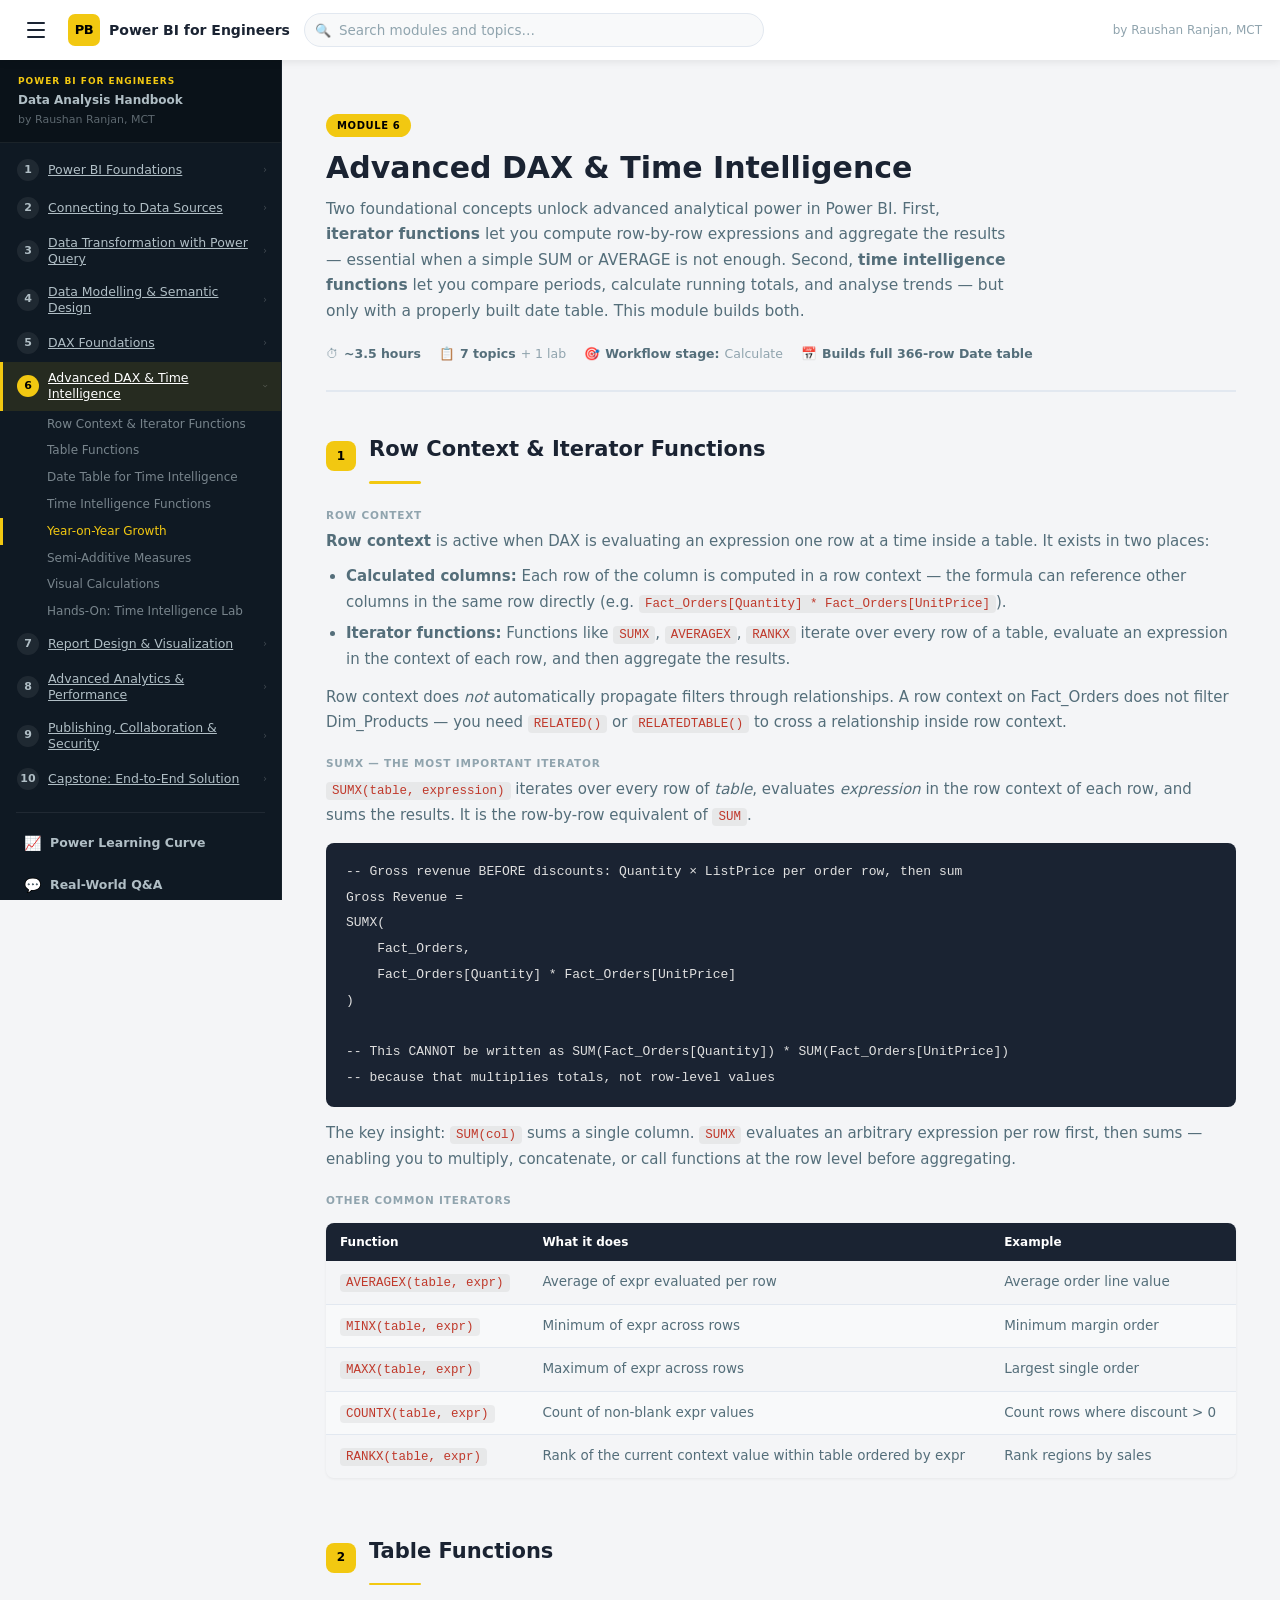
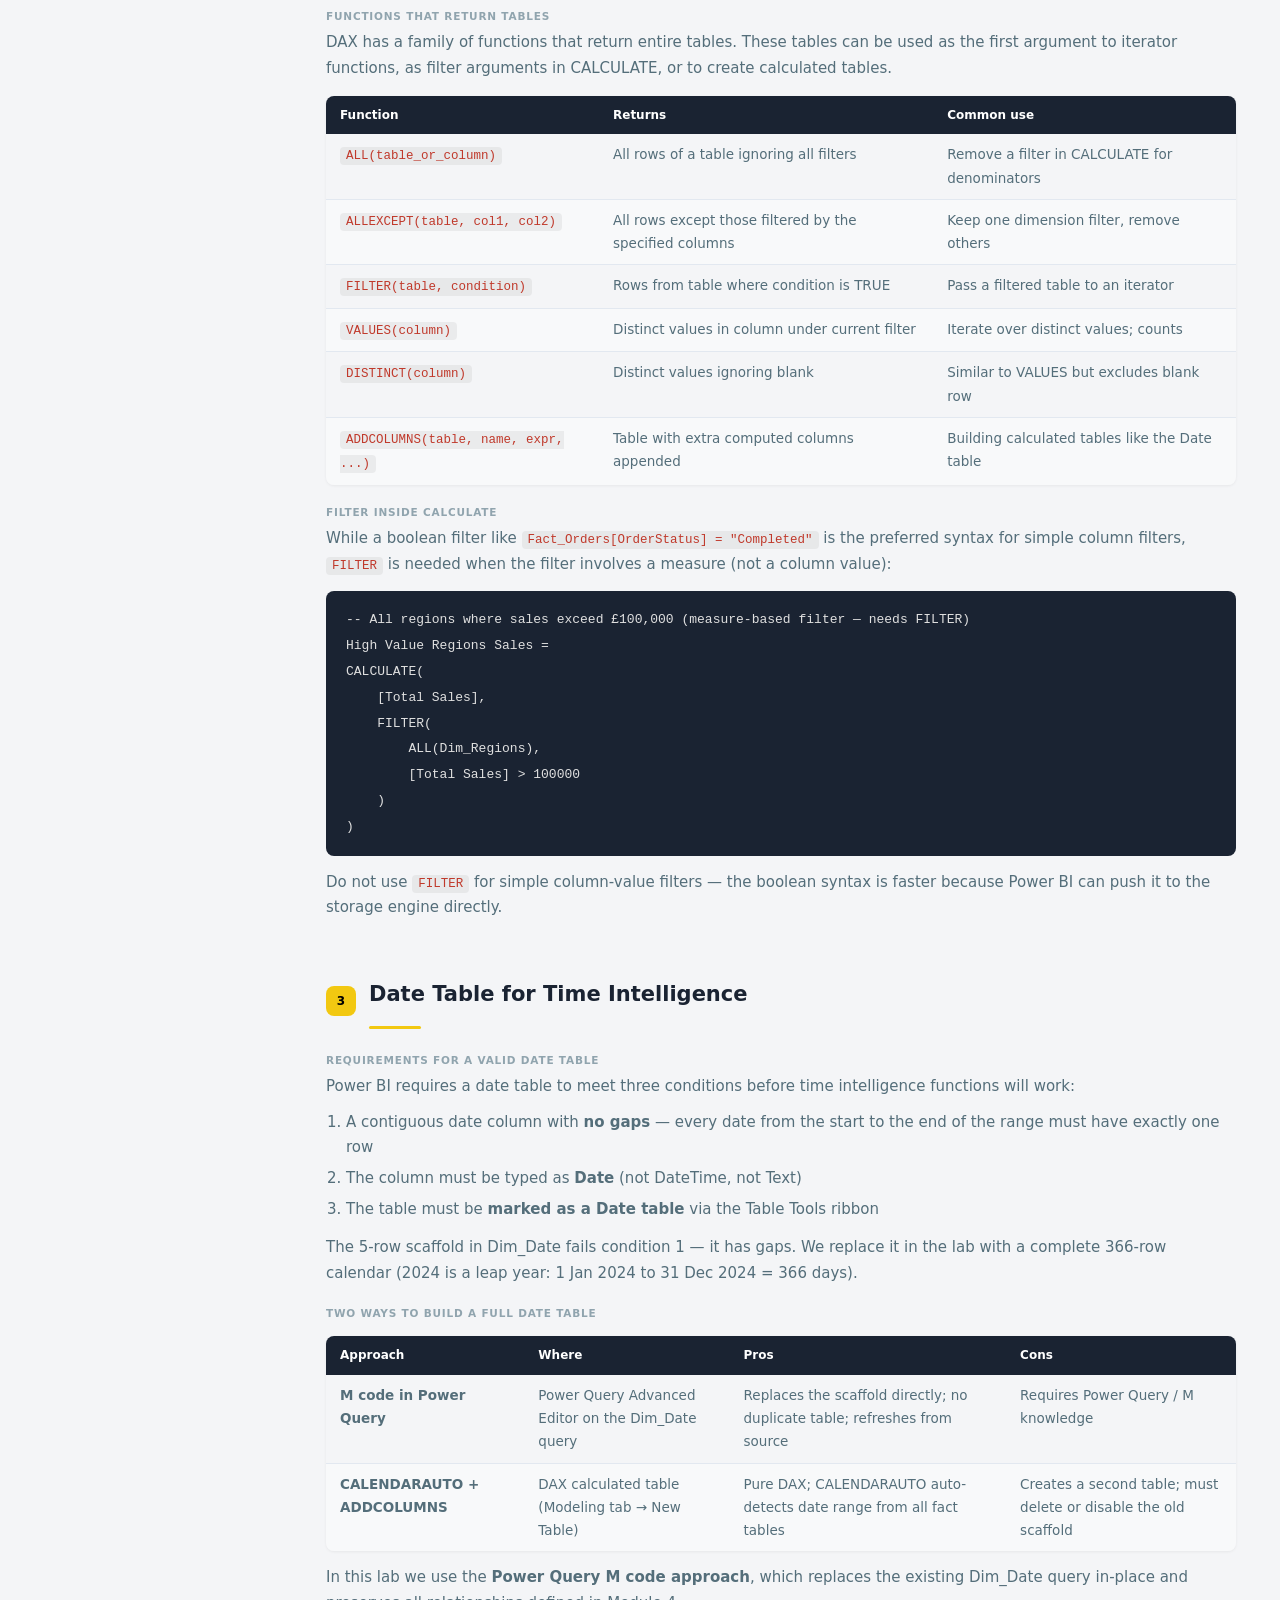
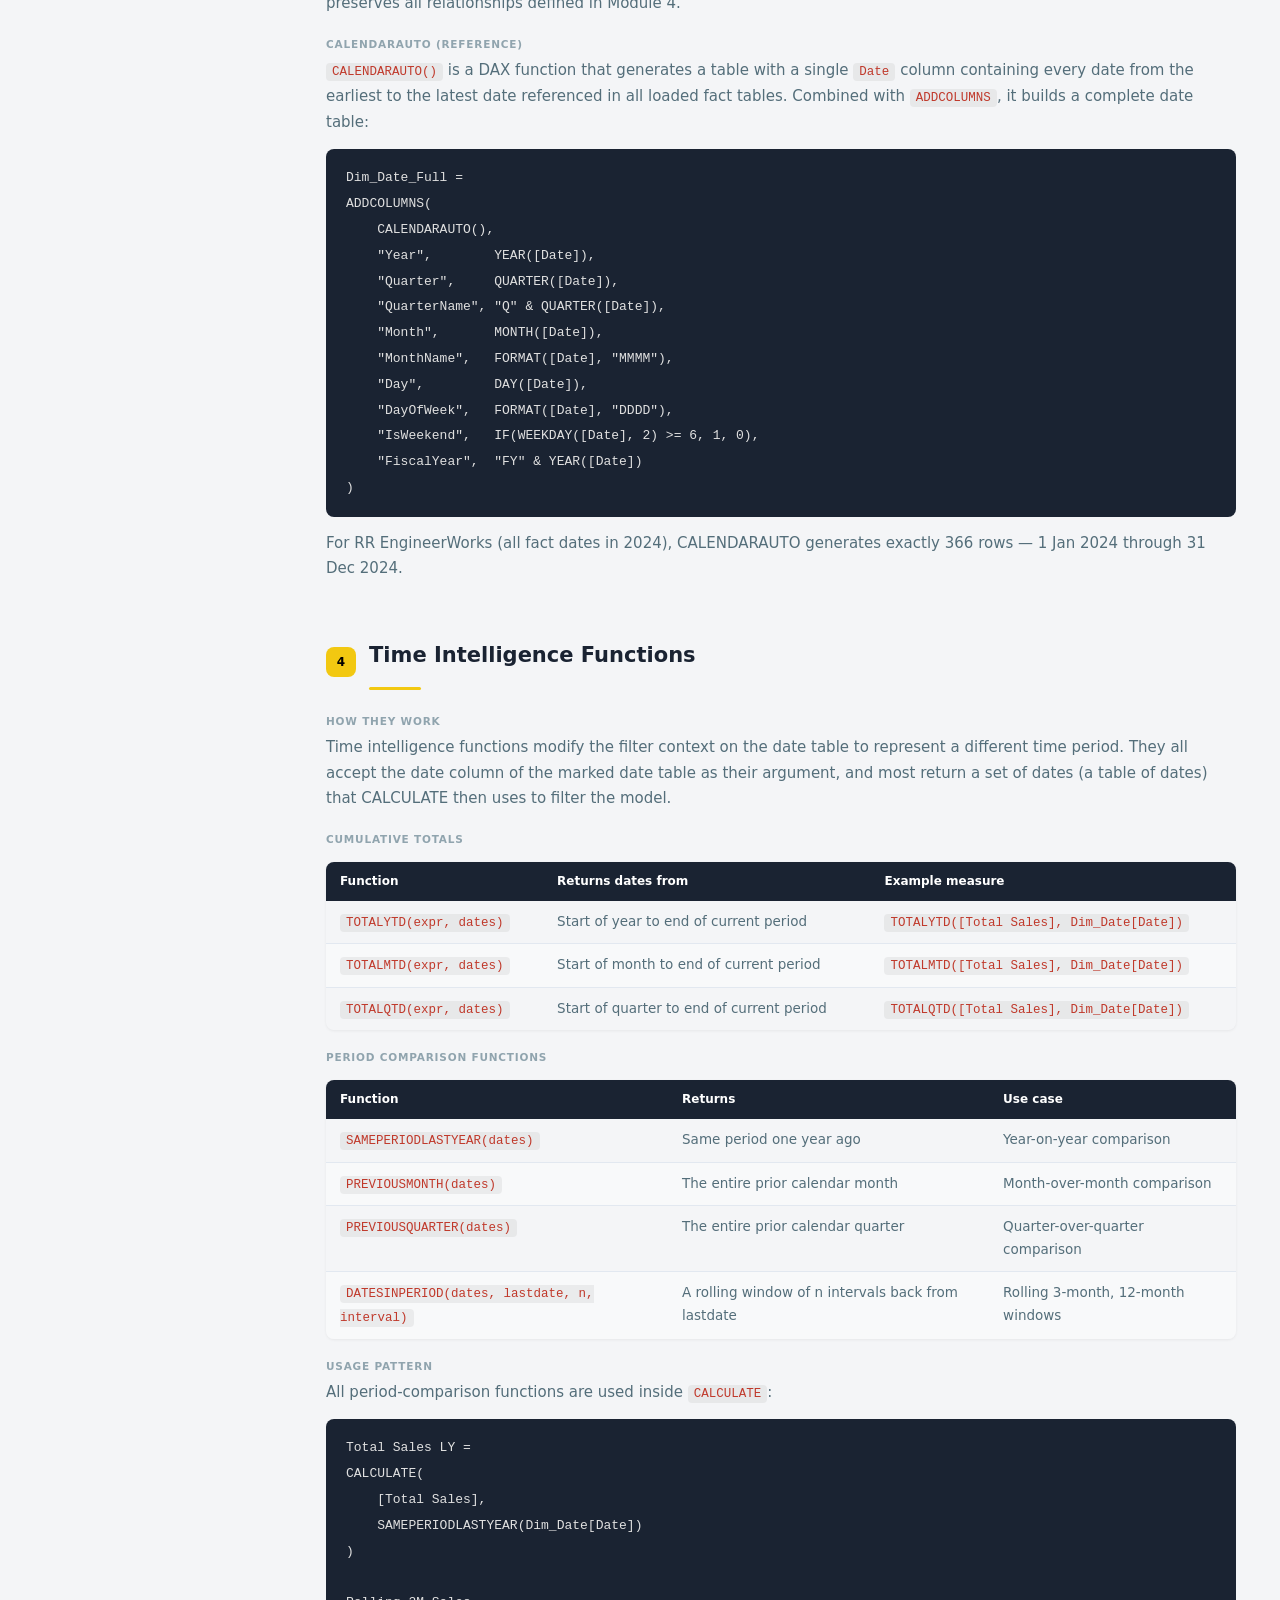
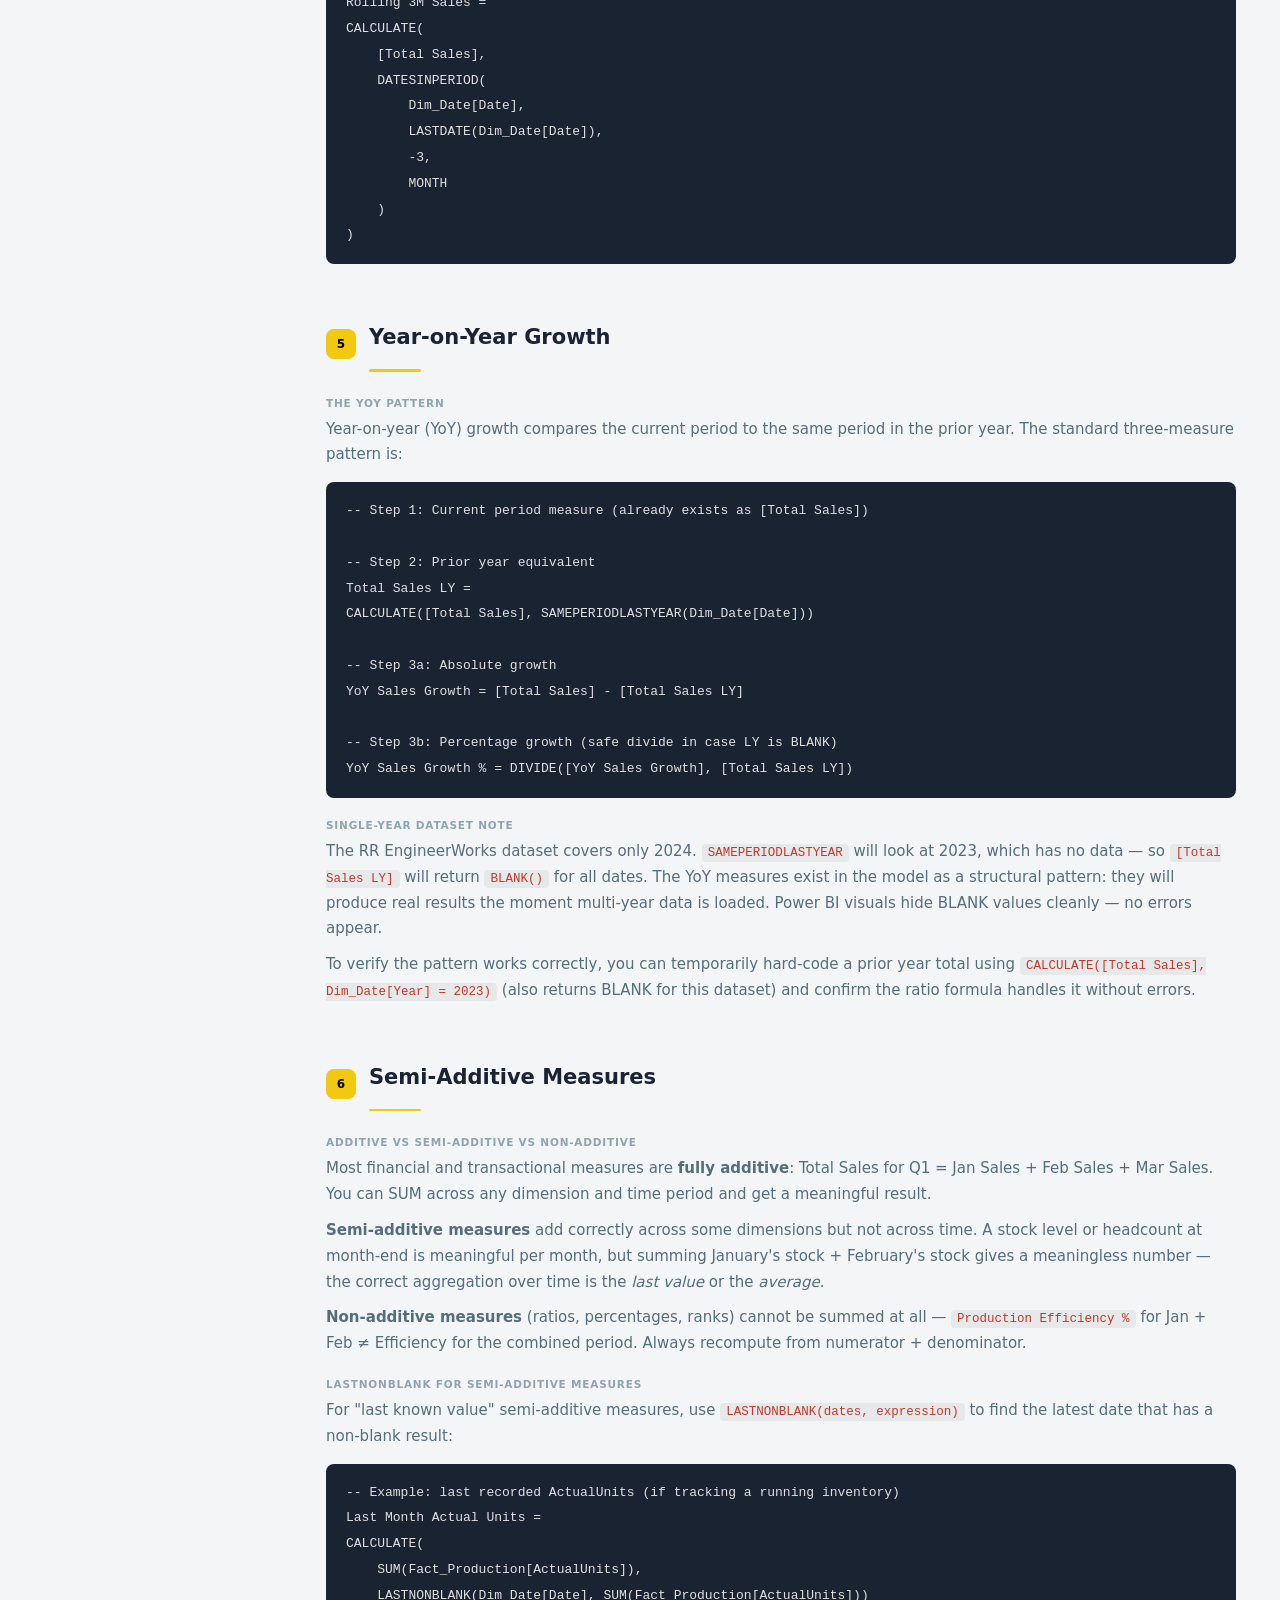
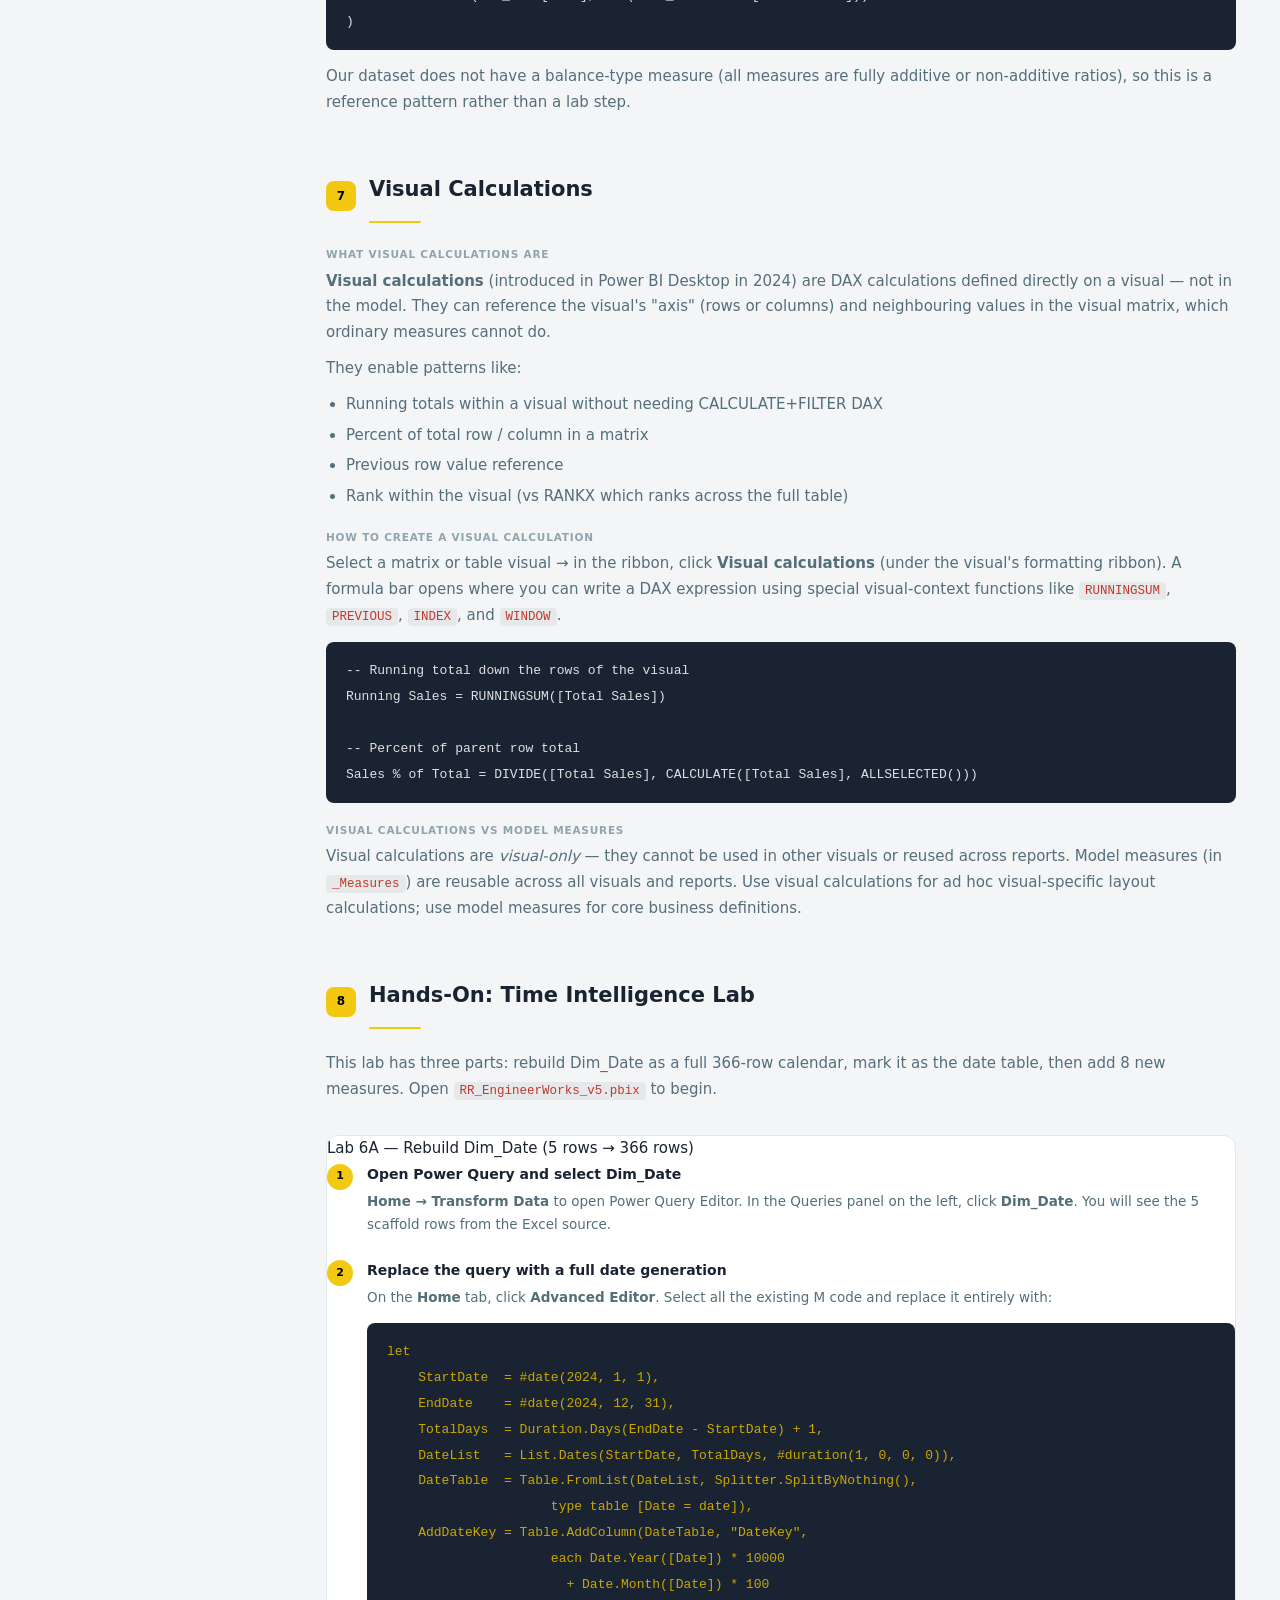
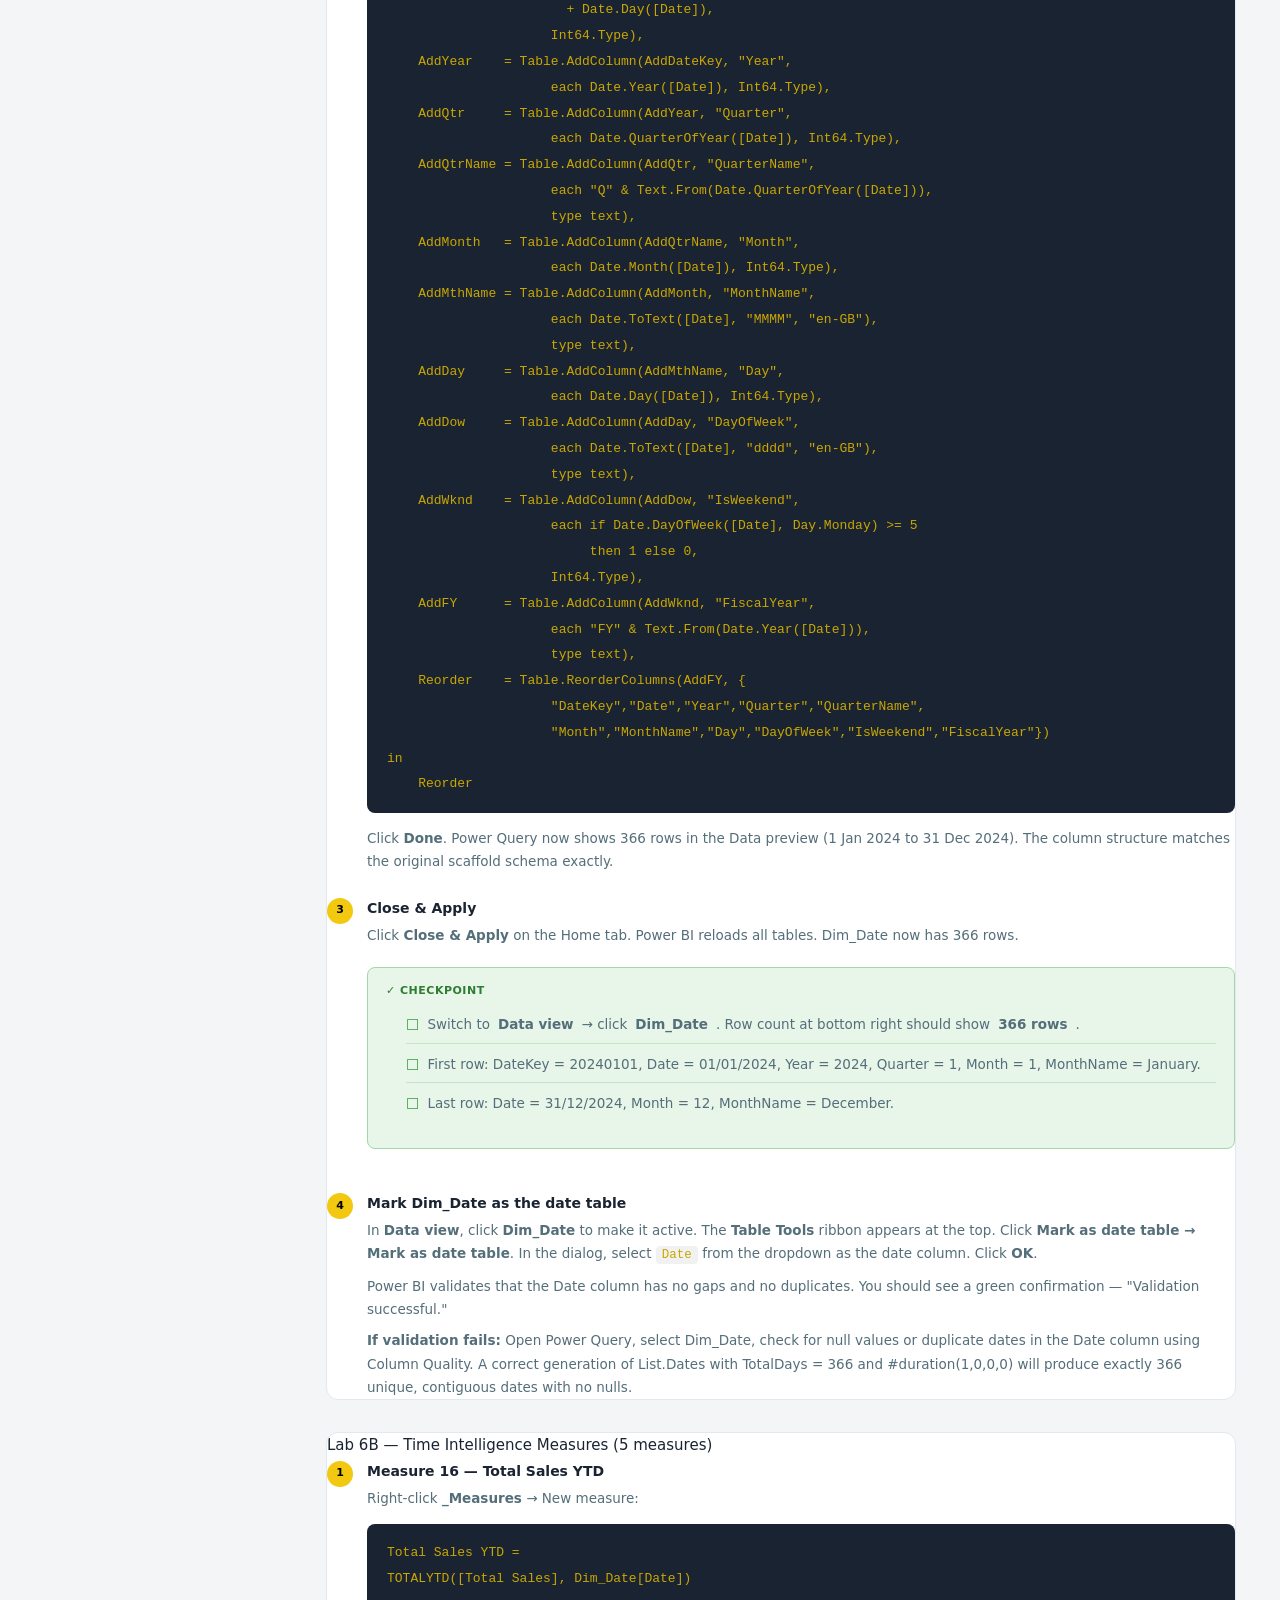
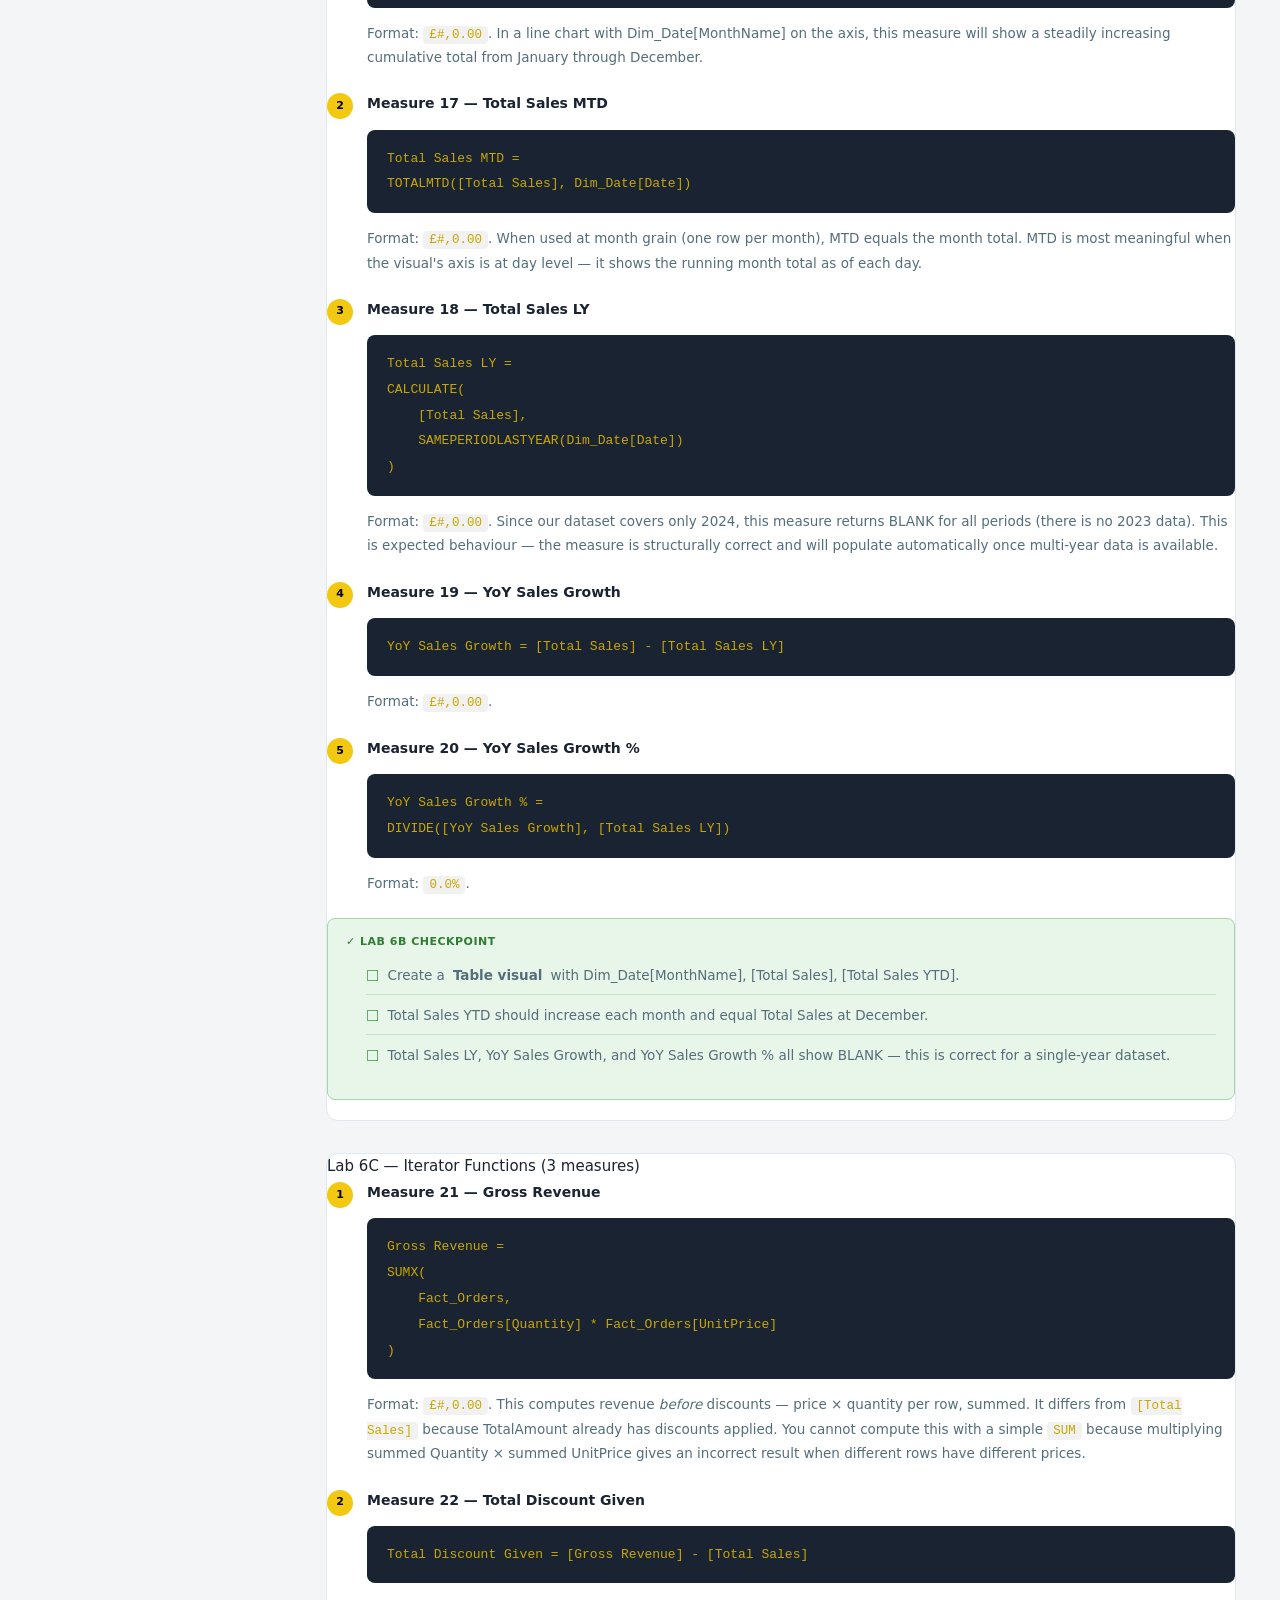
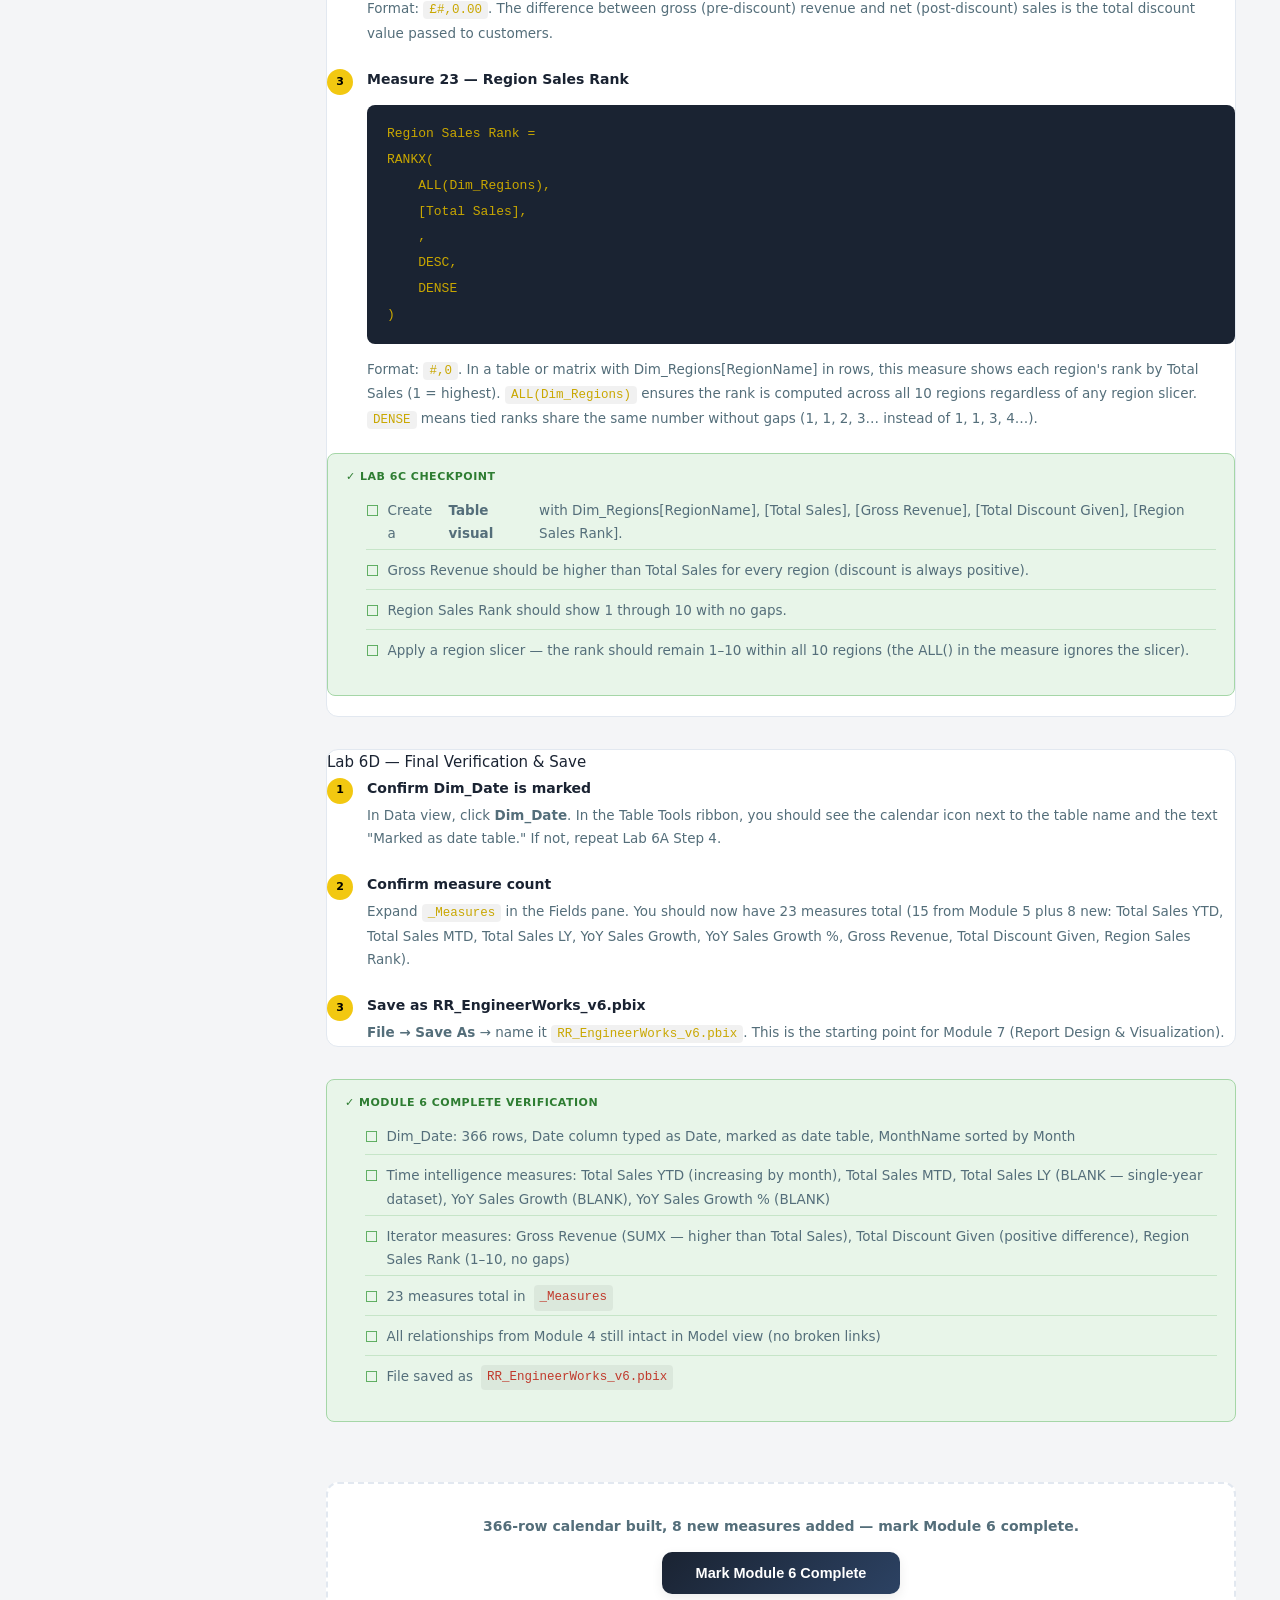
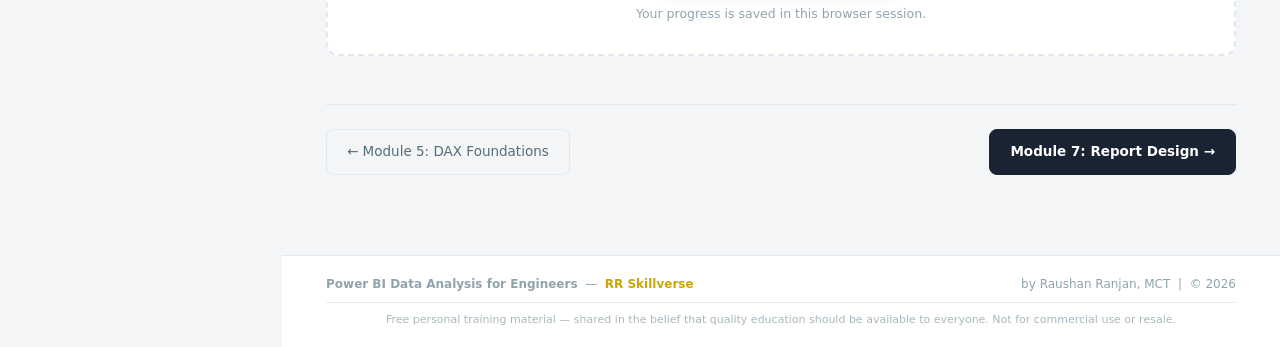
<file: module6.html>
<!DOCTYPE html>
<html lang="en">
<head>
  <meta charset="UTF-8">
  <meta name="viewport" content="width=device-width, initial-scale=1.0">
  <title>Module 6: Advanced DAX &amp; Time Intelligence | Power BI Data Analysis for Engineers</title>
  <link rel="stylesheet" href="css/handbook.css">
</head>
<body>

  <canvas id="confetti-canvas"></canvas>

  <div class="completion-overlay" id="completion-overlay">
    <div class="completion-card">
      <div class="completion-emoji">🎉</div>
      <div class="completion-title">Module 6 Complete!</div>
      <div class="completion-message">Full calendar table built, time intelligence measures firing, iterators understood. Your model is now analytically complete — Module 7 turns it into a report.</div>
      <button class="btn-overlay-close" id="overlay-close">Continue →</button>
    </div>
  </div>

  <div id="sidebar-overlay" class="sidebar-overlay"></div>

  <header class="topbar">
    <button class="sidebar-toggle" id="sidebar-toggle" aria-label="Toggle navigation">
      <span></span><span></span><span></span>
    </button>
    <a href="index.html" class="topbar-brand">
      <div class="brand-icon">PB</div>
      <span>Power BI for Engineers</span>
    </a>
    <div class="search-wrap">
      <span class="search-icon">🔍</span>
      <input type="search" class="search-input" id="search-input"
             placeholder="Search modules and topics…" autocomplete="off" spellcheck="false">
      <div class="search-results" id="search-results"></div>
    </div>
    <div class="topbar-right">
      <span class="topbar-byline">by <a href="https://raushan-ranjan.azurewebsites.net/" target="_blank" rel="noopener noreferrer" class="author-link">Raushan Ranjan</a>, MCT</span>
    </div>
  </header>

  <nav class="sidebar" id="sidebar"></nav>

  <div class="main-layout">
    <main class="page-content">

      <div class="page-header">
        <span class="module-badge">Module 6</span>
        <h1 class="page-title">Advanced DAX &amp; Time Intelligence</h1>
        <p class="page-subtitle">
          Two foundational concepts unlock advanced analytical power in Power BI. First,
          <strong>iterator functions</strong> let you compute row-by-row expressions and
          aggregate the results — essential when a simple SUM or AVERAGE is not enough.
          Second, <strong>time intelligence functions</strong> let you compare periods,
          calculate running totals, and analyse trends — but only with a properly built
          date table. This module builds both.
        </p>
        <div class="module-meta">
          <span class="meta-pill">⏱ <strong>~3.5 hours</strong></span>
          <span class="meta-pill">📋 <strong>7 topics</strong> + 1 lab</span>
          <span class="meta-pill">🎯 <strong>Workflow stage:</strong> Calculate</span>
          <span class="meta-pill">📅 <strong>Builds full 366-row Date table</strong></span>
        </div>
      </div>

      <!-- ================================================
           TOPIC 1 — Row Context & Iterators
           ================================================ -->
      <section class="topic-section" id="iterators">
        <div class="topic-header">
          <div class="topic-num">1</div>
          <h2 class="topic-title">Row Context &amp; Iterator Functions</h2>
        </div>
        <div class="topic-rule"></div>

        <div class="block">
          <div class="block-label">Row Context</div>
          <p>
            <strong>Row context</strong> is active when DAX is evaluating an expression
            one row at a time inside a table. It exists in two places:
          </p>
          <ul>
            <li><strong>Calculated columns:</strong> Each row of the column is computed
              in a row context — the formula can reference other columns in the same row
              directly (e.g. <code>Fact_Orders[Quantity] * Fact_Orders[UnitPrice]</code>).</li>
            <li><strong>Iterator functions:</strong> Functions like <code>SUMX</code>,
              <code>AVERAGEX</code>, <code>RANKX</code> iterate over every row of a table,
              evaluate an expression in the context of each row, and then aggregate the results.</li>
          </ul>
          <p>
            Row context does <em>not</em> automatically propagate filters through
            relationships. A row context on Fact_Orders does not filter Dim_Products — you
            need <code>RELATED()</code> or <code>RELATEDTABLE()</code> to cross a
            relationship inside row context.
          </p>
        </div>

        <div class="block">
          <div class="block-label">SUMX — The Most Important Iterator</div>
          <p>
            <code>SUMX(table, expression)</code> iterates over every row of
            <em>table</em>, evaluates <em>expression</em> in the row context of each row,
            and sums the results. It is the row-by-row equivalent of <code>SUM</code>.
          </p>
          <pre><code>-- Gross revenue BEFORE discounts: Quantity × ListPrice per order row, then sum
Gross Revenue =
SUMX(
    Fact_Orders,
    Fact_Orders[Quantity] * Fact_Orders[UnitPrice]
)

-- This CANNOT be written as SUM(Fact_Orders[Quantity]) * SUM(Fact_Orders[UnitPrice])
-- because that multiplies totals, not row-level values</code></pre>
          <p>
            The key insight: <code>SUM(col)</code> sums a single column. <code>SUMX</code>
            evaluates an arbitrary expression per row first, then sums — enabling you to
            multiply, concatenate, or call functions at the row level before aggregating.
          </p>
        </div>

        <div class="block">
          <div class="block-label">Other Common Iterators</div>
          <table class="data-table">
            <thead><tr><th>Function</th><th>What it does</th><th>Example</th></tr></thead>
            <tbody>
              <tr><td><code>AVERAGEX(table, expr)</code></td><td>Average of expr evaluated per row</td><td>Average order line value</td></tr>
              <tr><td><code>MINX(table, expr)</code></td><td>Minimum of expr across rows</td><td>Minimum margin order</td></tr>
              <tr><td><code>MAXX(table, expr)</code></td><td>Maximum of expr across rows</td><td>Largest single order</td></tr>
              <tr><td><code>COUNTX(table, expr)</code></td><td>Count of non-blank expr values</td><td>Count rows where discount &gt; 0</td></tr>
              <tr><td><code>RANKX(table, expr)</code></td><td>Rank of the current context value within table ordered by expr</td><td>Rank regions by sales</td></tr>
            </tbody>
          </table>
        </div>
      </section>

      <!-- ================================================
           TOPIC 2 — Table Functions
           ================================================ -->
      <section class="topic-section" id="table-functions">
        <div class="topic-header">
          <div class="topic-num">2</div>
          <h2 class="topic-title">Table Functions</h2>
        </div>
        <div class="topic-rule"></div>

        <div class="block">
          <div class="block-label">Functions That Return Tables</div>
          <p>
            DAX has a family of functions that return entire tables. These tables can be
            used as the first argument to iterator functions, as filter arguments in
            CALCULATE, or to create calculated tables.
          </p>
          <table class="data-table">
            <thead><tr><th>Function</th><th>Returns</th><th>Common use</th></tr></thead>
            <tbody>
              <tr><td><code>ALL(table_or_column)</code></td><td>All rows of a table ignoring all filters</td><td>Remove a filter in CALCULATE for denominators</td></tr>
              <tr><td><code>ALLEXCEPT(table, col1, col2)</code></td><td>All rows except those filtered by the specified columns</td><td>Keep one dimension filter, remove others</td></tr>
              <tr><td><code>FILTER(table, condition)</code></td><td>Rows from table where condition is TRUE</td><td>Pass a filtered table to an iterator</td></tr>
              <tr><td><code>VALUES(column)</code></td><td>Distinct values in column under current filter</td><td>Iterate over distinct values; counts</td></tr>
              <tr><td><code>DISTINCT(column)</code></td><td>Distinct values ignoring blank</td><td>Similar to VALUES but excludes blank row</td></tr>
              <tr><td><code>ADDCOLUMNS(table, name, expr, ...)</code></td><td>Table with extra computed columns appended</td><td>Building calculated tables like the Date table</td></tr>
            </tbody>
          </table>
        </div>

        <div class="block">
          <div class="block-label">FILTER Inside CALCULATE</div>
          <p>
            While a boolean filter like <code>Fact_Orders[OrderStatus] = "Completed"</code>
            is the preferred syntax for simple column filters, <code>FILTER</code> is needed
            when the filter involves a measure (not a column value):
          </p>
          <pre><code>-- All regions where sales exceed £100,000 (measure-based filter — needs FILTER)
High Value Regions Sales =
CALCULATE(
    [Total Sales],
    FILTER(
        ALL(Dim_Regions),
        [Total Sales] > 100000
    )
)</code></pre>
          <p>
            Do not use <code>FILTER</code> for simple column-value filters — the boolean
            syntax is faster because Power BI can push it to the storage engine directly.
          </p>
        </div>
      </section>

      <!-- ================================================
           TOPIC 3 — Date Table for Time Intelligence
           ================================================ -->
      <section class="topic-section" id="calendar-table">
        <div class="topic-header">
          <div class="topic-num">3</div>
          <h2 class="topic-title">Date Table for Time Intelligence</h2>
        </div>
        <div class="topic-rule"></div>

        <div class="block">
          <div class="block-label">Requirements for a Valid Date Table</div>
          <p>
            Power BI requires a date table to meet three conditions before time intelligence
            functions will work:
          </p>
          <ol>
            <li>A contiguous date column with <strong>no gaps</strong> — every date from the
              start to the end of the range must have exactly one row</li>
            <li>The column must be typed as <strong>Date</strong> (not DateTime, not Text)</li>
            <li>The table must be <strong>marked as a Date table</strong> via the
              Table Tools ribbon</li>
          </ol>
          <p>
            The 5-row scaffold in Dim_Date fails condition 1 — it has gaps. We replace it
            in the lab with a complete 366-row calendar (2024 is a leap year:
            1 Jan 2024 to 31 Dec 2024 = 366 days).
          </p>
        </div>

        <div class="block">
          <div class="block-label">Two Ways to Build a Full Date Table</div>
          <table class="data-table">
            <thead><tr><th>Approach</th><th>Where</th><th>Pros</th><th>Cons</th></tr></thead>
            <tbody>
              <tr>
                <td><strong>M code in Power Query</strong></td>
                <td>Power Query Advanced Editor on the Dim_Date query</td>
                <td>Replaces the scaffold directly; no duplicate table; refreshes from source</td>
                <td>Requires Power Query / M knowledge</td>
              </tr>
              <tr>
                <td><strong>CALENDARAUTO + ADDCOLUMNS</strong></td>
                <td>DAX calculated table (Modeling tab → New Table)</td>
                <td>Pure DAX; CALENDARAUTO auto-detects date range from all fact tables</td>
                <td>Creates a second table; must delete or disable the old scaffold</td>
              </tr>
            </tbody>
          </table>
          <p>
            In this lab we use the <strong>Power Query M code approach</strong>, which
            replaces the existing Dim_Date query in-place and preserves all relationships
            defined in Module 4.
          </p>
        </div>

        <div class="block">
          <div class="block-label">CALENDARAUTO (Reference)</div>
          <p>
            <code>CALENDARAUTO()</code> is a DAX function that generates a table with
            a single <code>Date</code> column containing every date from the earliest to
            the latest date referenced in all loaded fact tables. Combined with
            <code>ADDCOLUMNS</code>, it builds a complete date table:
          </p>
          <pre><code>Dim_Date_Full =
ADDCOLUMNS(
    CALENDARAUTO(),
    "Year",        YEAR([Date]),
    "Quarter",     QUARTER([Date]),
    "QuarterName", "Q" &amp; QUARTER([Date]),
    "Month",       MONTH([Date]),
    "MonthName",   FORMAT([Date], "MMMM"),
    "Day",         DAY([Date]),
    "DayOfWeek",   FORMAT([Date], "DDDD"),
    "IsWeekend",   IF(WEEKDAY([Date], 2) &gt;= 6, 1, 0),
    "FiscalYear",  "FY" &amp; YEAR([Date])
)</code></pre>
          <p>
            For RR EngineerWorks (all fact dates in 2024), CALENDARAUTO generates
            exactly 366 rows — 1 Jan 2024 through 31 Dec 2024.
          </p>
        </div>
      </section>

      <!-- ================================================
           TOPIC 4 — Time Intelligence Functions
           ================================================ -->
      <section class="topic-section" id="time-intel">
        <div class="topic-header">
          <div class="topic-num">4</div>
          <h2 class="topic-title">Time Intelligence Functions</h2>
        </div>
        <div class="topic-rule"></div>

        <div class="block">
          <div class="block-label">How They Work</div>
          <p>
            Time intelligence functions modify the filter context on the date table to
            represent a different time period. They all accept the date column of the
            marked date table as their argument, and most return a set of dates (a table
            of dates) that CALCULATE then uses to filter the model.
          </p>
        </div>

        <div class="block">
          <div class="block-label">Cumulative Totals</div>
          <table class="data-table">
            <thead><tr><th>Function</th><th>Returns dates from</th><th>Example measure</th></tr></thead>
            <tbody>
              <tr>
                <td><code>TOTALYTD(expr, dates)</code></td>
                <td>Start of year to end of current period</td>
                <td><code>TOTALYTD([Total Sales], Dim_Date[Date])</code></td>
              </tr>
              <tr>
                <td><code>TOTALMTD(expr, dates)</code></td>
                <td>Start of month to end of current period</td>
                <td><code>TOTALMTD([Total Sales], Dim_Date[Date])</code></td>
              </tr>
              <tr>
                <td><code>TOTALQTD(expr, dates)</code></td>
                <td>Start of quarter to end of current period</td>
                <td><code>TOTALQTD([Total Sales], Dim_Date[Date])</code></td>
              </tr>
            </tbody>
          </table>
        </div>

        <div class="block">
          <div class="block-label">Period Comparison Functions</div>
          <table class="data-table">
            <thead><tr><th>Function</th><th>Returns</th><th>Use case</th></tr></thead>
            <tbody>
              <tr>
                <td><code>SAMEPERIODLASTYEAR(dates)</code></td>
                <td>Same period one year ago</td>
                <td>Year-on-year comparison</td>
              </tr>
              <tr>
                <td><code>PREVIOUSMONTH(dates)</code></td>
                <td>The entire prior calendar month</td>
                <td>Month-over-month comparison</td>
              </tr>
              <tr>
                <td><code>PREVIOUSQUARTER(dates)</code></td>
                <td>The entire prior calendar quarter</td>
                <td>Quarter-over-quarter comparison</td>
              </tr>
              <tr>
                <td><code>DATESINPERIOD(dates, lastdate, n, interval)</code></td>
                <td>A rolling window of n intervals back from lastdate</td>
                <td>Rolling 3-month, 12-month windows</td>
              </tr>
            </tbody>
          </table>
        </div>

        <div class="block">
          <div class="block-label">Usage Pattern</div>
          <p>
            All period-comparison functions are used inside <code>CALCULATE</code>:
          </p>
          <pre><code>Total Sales LY =
CALCULATE(
    [Total Sales],
    SAMEPERIODLASTYEAR(Dim_Date[Date])
)

Rolling 3M Sales =
CALCULATE(
    [Total Sales],
    DATESINPERIOD(
        Dim_Date[Date],
        LASTDATE(Dim_Date[Date]),
        -3,
        MONTH
    )
)</code></pre>
        </div>
      </section>

      <!-- ================================================
           TOPIC 5 — Year-on-Year Growth
           ================================================ -->
      <section class="topic-section" id="yoy">
        <div class="topic-header">
          <div class="topic-num">5</div>
          <h2 class="topic-title">Year-on-Year Growth</h2>
        </div>
        <div class="topic-rule"></div>

        <div class="block">
          <div class="block-label">The YoY Pattern</div>
          <p>
            Year-on-year (YoY) growth compares the current period to the same period
            in the prior year. The standard three-measure pattern is:
          </p>
          <pre><code>-- Step 1: Current period measure (already exists as [Total Sales])

-- Step 2: Prior year equivalent
Total Sales LY =
CALCULATE([Total Sales], SAMEPERIODLASTYEAR(Dim_Date[Date]))

-- Step 3a: Absolute growth
YoY Sales Growth = [Total Sales] - [Total Sales LY]

-- Step 3b: Percentage growth (safe divide in case LY is BLANK)
YoY Sales Growth % = DIVIDE([YoY Sales Growth], [Total Sales LY])</code></pre>
        </div>

        <div class="block">
          <div class="block-label">Single-Year Dataset Note</div>
          <p>
            The RR EngineerWorks dataset covers only 2024. <code>SAMEPERIODLASTYEAR</code>
            will look at 2023, which has no data — so <code>[Total Sales LY]</code> will
            return <code>BLANK()</code> for all dates. The YoY measures exist in the model
            as a structural pattern: they will produce real results the moment multi-year
            data is loaded. Power BI visuals hide BLANK values cleanly — no errors appear.
          </p>
          <p>
            To verify the pattern works correctly, you can temporarily hard-code a prior
            year total using <code>CALCULATE([Total Sales], Dim_Date[Year] = 2023)</code>
            (also returns BLANK for this dataset) and confirm the ratio formula handles
            it without errors.
          </p>
        </div>
      </section>

      <!-- ================================================
           TOPIC 6 — Semi-Additive Measures
           ================================================ -->
      <section class="topic-section" id="semi-additive">
        <div class="topic-header">
          <div class="topic-num">6</div>
          <h2 class="topic-title">Semi-Additive Measures</h2>
        </div>
        <div class="topic-rule"></div>

        <div class="block">
          <div class="block-label">Additive vs Semi-Additive vs Non-Additive</div>
          <p>
            Most financial and transactional measures are <strong>fully additive</strong>:
            Total Sales for Q1 = Jan Sales + Feb Sales + Mar Sales. You can SUM across
            any dimension and time period and get a meaningful result.
          </p>
          <p>
            <strong>Semi-additive measures</strong> add correctly across some dimensions
            but not across time. A stock level or headcount at month-end is meaningful
            per month, but summing January's stock + February's stock gives a meaningless
            number — the correct aggregation over time is the <em>last value</em> or
            the <em>average</em>.
          </p>
          <p>
            <strong>Non-additive measures</strong> (ratios, percentages, ranks) cannot be
            summed at all — <code>Production Efficiency %</code> for Jan + Feb ≠
            Efficiency for the combined period. Always recompute from numerator + denominator.
          </p>
        </div>

        <div class="block">
          <div class="block-label">LASTNONBLANK for Semi-Additive Measures</div>
          <p>
            For "last known value" semi-additive measures, use
            <code>LASTNONBLANK(dates, expression)</code> to find the latest date that has
            a non-blank result:
          </p>
          <pre><code>-- Example: last recorded ActualUnits (if tracking a running inventory)
Last Month Actual Units =
CALCULATE(
    SUM(Fact_Production[ActualUnits]),
    LASTNONBLANK(Dim_Date[Date], SUM(Fact_Production[ActualUnits]))
)</code></pre>
          <p>
            Our dataset does not have a balance-type measure (all measures are fully
            additive or non-additive ratios), so this is a reference pattern rather
            than a lab step.
          </p>
        </div>
      </section>

      <!-- ================================================
           TOPIC 7 — Visual Calculations
           ================================================ -->
      <section class="topic-section" id="visual-calcs">
        <div class="topic-header">
          <div class="topic-num">7</div>
          <h2 class="topic-title">Visual Calculations</h2>
        </div>
        <div class="topic-rule"></div>

        <div class="block">
          <div class="block-label">What Visual Calculations Are</div>
          <p>
            <strong>Visual calculations</strong> (introduced in Power BI Desktop in 2024)
            are DAX calculations defined directly on a visual — not in the model. They can
            reference the visual's "axis" (rows or columns) and neighbouring values in
            the visual matrix, which ordinary measures cannot do.
          </p>
          <p>
            They enable patterns like:
          </p>
          <ul>
            <li>Running totals within a visual without needing CALCULATE+FILTER DAX</li>
            <li>Percent of total row / column in a matrix</li>
            <li>Previous row value reference</li>
            <li>Rank within the visual (vs RANKX which ranks across the full table)</li>
          </ul>
        </div>

        <div class="block">
          <div class="block-label">How to Create a Visual Calculation</div>
          <p>
            Select a matrix or table visual → in the ribbon, click
            <strong>Visual calculations</strong> (under the visual's formatting ribbon).
            A formula bar opens where you can write a DAX expression using special
            visual-context functions like <code>RUNNINGSUM</code>, <code>PREVIOUS</code>,
            <code>INDEX</code>, and <code>WINDOW</code>.
          </p>
          <pre><code>-- Running total down the rows of the visual
Running Sales = RUNNINGSUM([Total Sales])

-- Percent of parent row total
Sales % of Total = DIVIDE([Total Sales], CALCULATE([Total Sales], ALLSELECTED()))</code></pre>
        </div>

        <div class="block">
          <div class="block-label">Visual Calculations vs Model Measures</div>
          <p>
            Visual calculations are <em>visual-only</em> — they cannot be used in other
            visuals or reused across reports. Model measures (in <code>_Measures</code>)
            are reusable across all visuals and reports. Use visual calculations for
            ad hoc visual-specific layout calculations; use model measures for core
            business definitions.
          </p>
        </div>
      </section>

      <!-- ================================================
           TOPIC 8 — Lab 6: Time Intelligence Lab
           ================================================ -->
      <section class="topic-section" id="lab-advanced-dax">
        <div class="topic-header">
          <div class="topic-num">8</div>
          <h2 class="topic-title">Hands-On: Time Intelligence Lab</h2>
        </div>
        <div class="topic-rule"></div>

        <p>
          This lab has three parts: rebuild Dim_Date as a full 366-row calendar, mark it
          as the date table, then add 8 new measures. Open
          <code>RR_EngineerWorks_v5.pbix</code> to begin.
        </p>

        <!-- ---- Lab 6A: Rebuild Dim_Date ---- -->
        <div class="lab-box" id="lab-6a">
          <div class="lab-title">Lab 6A — Rebuild Dim_Date (5 rows → 366 rows)</div>

          <div class="step">
            <div class="step-n">1</div>
            <div class="step-body">
              <div class="step-title">Open Power Query and select Dim_Date</div>
              <p>
                <strong>Home → Transform Data</strong> to open Power Query Editor. In the
                Queries panel on the left, click <strong>Dim_Date</strong>. You will see
                the 5 scaffold rows from the Excel source.
              </p>
            </div>
          </div>

          <div class="step">
            <div class="step-n">2</div>
            <div class="step-body">
              <div class="step-title">Replace the query with a full date generation</div>
              <p>
                On the <strong>Home</strong> tab, click <strong>Advanced Editor</strong>.
                Select all the existing M code and replace it entirely with:
              </p>
              <pre><code>let
    StartDate  = #date(2024, 1, 1),
    EndDate    = #date(2024, 12, 31),
    TotalDays  = Duration.Days(EndDate - StartDate) + 1,
    DateList   = List.Dates(StartDate, TotalDays, #duration(1, 0, 0, 0)),
    DateTable  = Table.FromList(DateList, Splitter.SplitByNothing(),
                     type table [Date = date]),
    AddDateKey = Table.AddColumn(DateTable, "DateKey",
                     each Date.Year([Date]) * 10000
                       + Date.Month([Date]) * 100
                       + Date.Day([Date]),
                     Int64.Type),
    AddYear    = Table.AddColumn(AddDateKey, "Year",
                     each Date.Year([Date]), Int64.Type),
    AddQtr     = Table.AddColumn(AddYear, "Quarter",
                     each Date.QuarterOfYear([Date]), Int64.Type),
    AddQtrName = Table.AddColumn(AddQtr, "QuarterName",
                     each "Q" &amp; Text.From(Date.QuarterOfYear([Date])),
                     type text),
    AddMonth   = Table.AddColumn(AddQtrName, "Month",
                     each Date.Month([Date]), Int64.Type),
    AddMthName = Table.AddColumn(AddMonth, "MonthName",
                     each Date.ToText([Date], "MMMM", "en-GB"),
                     type text),
    AddDay     = Table.AddColumn(AddMthName, "Day",
                     each Date.Day([Date]), Int64.Type),
    AddDow     = Table.AddColumn(AddDay, "DayOfWeek",
                     each Date.ToText([Date], "dddd", "en-GB"),
                     type text),
    AddWknd    = Table.AddColumn(AddDow, "IsWeekend",
                     each if Date.DayOfWeek([Date], Day.Monday) &gt;= 5
                          then 1 else 0,
                     Int64.Type),
    AddFY      = Table.AddColumn(AddWknd, "FiscalYear",
                     each "FY" &amp; Text.From(Date.Year([Date])),
                     type text),
    Reorder    = Table.ReorderColumns(AddFY, {
                     "DateKey","Date","Year","Quarter","QuarterName",
                     "Month","MonthName","Day","DayOfWeek","IsWeekend","FiscalYear"})
in
    Reorder</code></pre>
              <p>
                Click <strong>Done</strong>. Power Query now shows 366 rows in the Data
                preview (1 Jan 2024 to 31 Dec 2024). The column structure matches the
                original scaffold schema exactly.
              </p>
            </div>
          </div>

          <div class="step">
            <div class="step-n">3</div>
            <div class="step-body">
              <div class="step-title">Close &amp; Apply</div>
              <p>
                Click <strong>Close &amp; Apply</strong> on the Home tab. Power BI
                reloads all tables. Dim_Date now has 366 rows.
              </p>
              <div class="verify-box">
                <div class="verify-title">✓ Checkpoint</div>
                <ul class="verify-list">
                  <li>Switch to <strong>Data view</strong> → click <strong>Dim_Date</strong>. Row count at bottom right should show <strong>366 rows</strong>.</li>
                  <li>First row: DateKey = 20240101, Date = 01/01/2024, Year = 2024, Quarter = 1, Month = 1, MonthName = January.</li>
                  <li>Last row: Date = 31/12/2024, Month = 12, MonthName = December.</li>
                </ul>
              </div>
            </div>
          </div>

          <div class="step">
            <div class="step-n">4</div>
            <div class="step-body">
              <div class="step-title">Mark Dim_Date as the date table</div>
              <p>
                In <strong>Data view</strong>, click <strong>Dim_Date</strong> to make it
                active. The <strong>Table Tools</strong> ribbon appears at the top. Click
                <strong>Mark as date table → Mark as date table</strong>. In the dialog,
                select <code>Date</code> from the dropdown as the date column. Click
                <strong>OK</strong>.
              </p>
              <p>
                Power BI validates that the Date column has no gaps and no duplicates.
                You should see a green confirmation — "Validation successful."
              </p>
              <p class="block-note">
                <strong>If validation fails:</strong> Open Power Query, select Dim_Date,
                check for null values or duplicate dates in the Date column using Column Quality.
                A correct generation of List.Dates with TotalDays = 366 and #duration(1,0,0,0)
                will produce exactly 366 unique, contiguous dates with no nulls.
              </p>
            </div>
          </div>
        </div>

        <!-- ---- Lab 6B: Time Intelligence Measures ---- -->
        <div class="lab-box" id="lab-6b">
          <div class="lab-title">Lab 6B — Time Intelligence Measures (5 measures)</div>

          <div class="step">
            <div class="step-n">1</div>
            <div class="step-body">
              <div class="step-title">Measure 16 — Total Sales YTD</div>
              <p>Right-click <strong>_Measures</strong> → New measure:</p>
              <pre><code>Total Sales YTD =
TOTALYTD([Total Sales], Dim_Date[Date])</code></pre>
              <p>
                Format: <code>£#,0.00</code>. In a line chart with Dim_Date[MonthName]
                on the axis, this measure will show a steadily increasing cumulative total
                from January through December.
              </p>
            </div>
          </div>

          <div class="step">
            <div class="step-n">2</div>
            <div class="step-body">
              <div class="step-title">Measure 17 — Total Sales MTD</div>
              <pre><code>Total Sales MTD =
TOTALMTD([Total Sales], Dim_Date[Date])</code></pre>
              <p>
                Format: <code>£#,0.00</code>. When used at month grain (one row per month),
                MTD equals the month total. MTD is most meaningful when the visual's axis
                is at day level — it shows the running month total as of each day.
              </p>
            </div>
          </div>

          <div class="step">
            <div class="step-n">3</div>
            <div class="step-body">
              <div class="step-title">Measure 18 — Total Sales LY</div>
              <pre><code>Total Sales LY =
CALCULATE(
    [Total Sales],
    SAMEPERIODLASTYEAR(Dim_Date[Date])
)</code></pre>
              <p>
                Format: <code>£#,0.00</code>. Since our dataset covers only 2024, this
                measure returns BLANK for all periods (there is no 2023 data). This is
                expected behaviour — the measure is structurally correct and will
                populate automatically once multi-year data is available.
              </p>
            </div>
          </div>

          <div class="step">
            <div class="step-n">4</div>
            <div class="step-body">
              <div class="step-title">Measure 19 — YoY Sales Growth</div>
              <pre><code>YoY Sales Growth = [Total Sales] - [Total Sales LY]</code></pre>
              <p>Format: <code>£#,0.00</code>.</p>
            </div>
          </div>

          <div class="step">
            <div class="step-n">5</div>
            <div class="step-body">
              <div class="step-title">Measure 20 — YoY Sales Growth %</div>
              <pre><code>YoY Sales Growth % =
DIVIDE([YoY Sales Growth], [Total Sales LY])</code></pre>
              <p>Format: <code>0.0%</code>.</p>
            </div>
          </div>

          <div class="verify-box">
            <div class="verify-title">✓ Lab 6B Checkpoint</div>
            <ul class="verify-list">
              <li>Create a <strong>Table visual</strong> with Dim_Date[MonthName], [Total Sales], [Total Sales YTD].</li>
              <li>Total Sales YTD should increase each month and equal Total Sales at December.</li>
              <li>Total Sales LY, YoY Sales Growth, and YoY Sales Growth % all show BLANK — this is correct for a single-year dataset.</li>
            </ul>
          </div>
        </div>

        <!-- ---- Lab 6C: Iterators ---- -->
        <div class="lab-box" id="lab-6c">
          <div class="lab-title">Lab 6C — Iterator Functions (3 measures)</div>

          <div class="step">
            <div class="step-n">1</div>
            <div class="step-body">
              <div class="step-title">Measure 21 — Gross Revenue</div>
              <pre><code>Gross Revenue =
SUMX(
    Fact_Orders,
    Fact_Orders[Quantity] * Fact_Orders[UnitPrice]
)</code></pre>
              <p>
                Format: <code>£#,0.00</code>. This computes revenue <em>before</em>
                discounts — price × quantity per row, summed. It differs from
                <code>[Total Sales]</code> because TotalAmount already has discounts
                applied. You cannot compute this with a simple <code>SUM</code> because
                multiplying summed Quantity × summed UnitPrice gives an incorrect result
                when different rows have different prices.
              </p>
            </div>
          </div>

          <div class="step">
            <div class="step-n">2</div>
            <div class="step-body">
              <div class="step-title">Measure 22 — Total Discount Given</div>
              <pre><code>Total Discount Given = [Gross Revenue] - [Total Sales]</code></pre>
              <p>
                Format: <code>£#,0.00</code>. The difference between gross (pre-discount)
                revenue and net (post-discount) sales is the total discount value passed
                to customers.
              </p>
            </div>
          </div>

          <div class="step">
            <div class="step-n">3</div>
            <div class="step-body">
              <div class="step-title">Measure 23 — Region Sales Rank</div>
              <pre><code>Region Sales Rank =
RANKX(
    ALL(Dim_Regions),
    [Total Sales],
    ,
    DESC,
    DENSE
)</code></pre>
              <p>
                Format: <code>#,0</code>. In a table or matrix with Dim_Regions[RegionName]
                in rows, this measure shows each region's rank by Total Sales (1 = highest).
                <code>ALL(Dim_Regions)</code> ensures the rank is computed across all 10
                regions regardless of any region slicer. <code>DENSE</code> means tied
                ranks share the same number without gaps (1, 1, 2, 3… instead of 1, 1, 3, 4…).
              </p>
            </div>
          </div>

          <div class="verify-box">
            <div class="verify-title">✓ Lab 6C Checkpoint</div>
            <ul class="verify-list">
              <li>Create a <strong>Table visual</strong> with Dim_Regions[RegionName], [Total Sales], [Gross Revenue], [Total Discount Given], [Region Sales Rank].</li>
              <li>Gross Revenue should be higher than Total Sales for every region (discount is always positive).</li>
              <li>Region Sales Rank should show 1 through 10 with no gaps.</li>
              <li>Apply a region slicer — the rank should remain 1–10 within all 10 regions (the ALL() in the measure ignores the slicer).</li>
            </ul>
          </div>
        </div>

        <!-- ---- Final Save ---- -->
        <div class="lab-box" id="lab-6d">
          <div class="lab-title">Lab 6D — Final Verification &amp; Save</div>

          <div class="step">
            <div class="step-n">1</div>
            <div class="step-body">
              <div class="step-title">Confirm Dim_Date is marked</div>
              <p>
                In Data view, click <strong>Dim_Date</strong>. In the Table Tools ribbon,
                you should see the calendar icon next to the table name and the text
                "Marked as date table." If not, repeat Lab 6A Step 4.
              </p>
            </div>
          </div>

          <div class="step">
            <div class="step-n">2</div>
            <div class="step-body">
              <div class="step-title">Confirm measure count</div>
              <p>
                Expand <code>_Measures</code> in the Fields pane. You should now have
                23 measures total (15 from Module 5 plus 8 new: Total Sales YTD,
                Total Sales MTD, Total Sales LY, YoY Sales Growth, YoY Sales Growth %,
                Gross Revenue, Total Discount Given, Region Sales Rank).
              </p>
            </div>
          </div>

          <div class="step">
            <div class="step-n">3</div>
            <div class="step-body">
              <div class="step-title">Save as RR_EngineerWorks_v6.pbix</div>
              <p>
                <strong>File → Save As</strong> → name it
                <code>RR_EngineerWorks_v6.pbix</code>. This is the starting point for
                Module 7 (Report Design &amp; Visualization).
              </p>
            </div>
          </div>
        </div>

        <!-- Full verify checklist -->
        <div class="verify-box">
          <div class="verify-title">✓ Module 6 Complete Verification</div>
          <ul class="verify-list">
            <li>Dim_Date: 366 rows, Date column typed as Date, marked as date table, MonthName sorted by Month</li>
            <li>Time intelligence measures: Total Sales YTD (increasing by month), Total Sales MTD, Total Sales LY (BLANK — single-year dataset), YoY Sales Growth (BLANK), YoY Sales Growth % (BLANK)</li>
            <li>Iterator measures: Gross Revenue (SUMX — higher than Total Sales), Total Discount Given (positive difference), Region Sales Rank (1–10, no gaps)</li>
            <li>23 measures total in <code>_Measures</code></li>
            <li>All relationships from Module 4 still intact in Model view (no broken links)</li>
            <li>File saved as <code>RR_EngineerWorks_v6.pbix</code></li>
          </ul>
        </div>

      </section><!-- /lab-advanced-dax -->

      <!-- ================================================
           MARK COMPLETE
           ================================================ -->
      <div class="complete-zone" id="complete-zone">
        <div class="complete-zone-title">366-row calendar built, 8 new measures added — mark Module 6 complete.</div>
        <button class="btn-complete" id="btn-complete">Mark Module 6 Complete</button>
        <p class="complete-hint">Your progress is saved in this browser session.</p>
        <p class="complete-done-msg">✓ Module 6 complete — time intelligence unlocked!</p>
      </div>

      <nav class="page-nav">
        <a href="module5.html" class="page-nav-btn">← Module 5: DAX Foundations</a>
        <a href="module7.html" class="page-nav-btn primary">Module 7: Report Design →</a>
      </nav>

    </main>

    <footer>
      <span>
        <strong>Power BI Data Analysis for Engineers</strong> &nbsp;—&nbsp;
        <span class="footer-brand">RR Skillverse</span>
      </span>
      <span>by <a href="https://raushan-ranjan.azurewebsites.net/" target="_blank" rel="noopener noreferrer" class="author-link">Raushan Ranjan</a>, MCT &nbsp;|&nbsp; © 2026</span>
      <span class="footer-disclaimer">Free personal training material &mdash; shared in the belief that quality education should be available to everyone. Not for commercial use or resale.</span>
    </footer>
  </div>

  <script>
    window.CURRENT_MODULE_ID = 6;
  </script>
  <script src="js/handbook.js"></script>
</body>
</html>
</file>
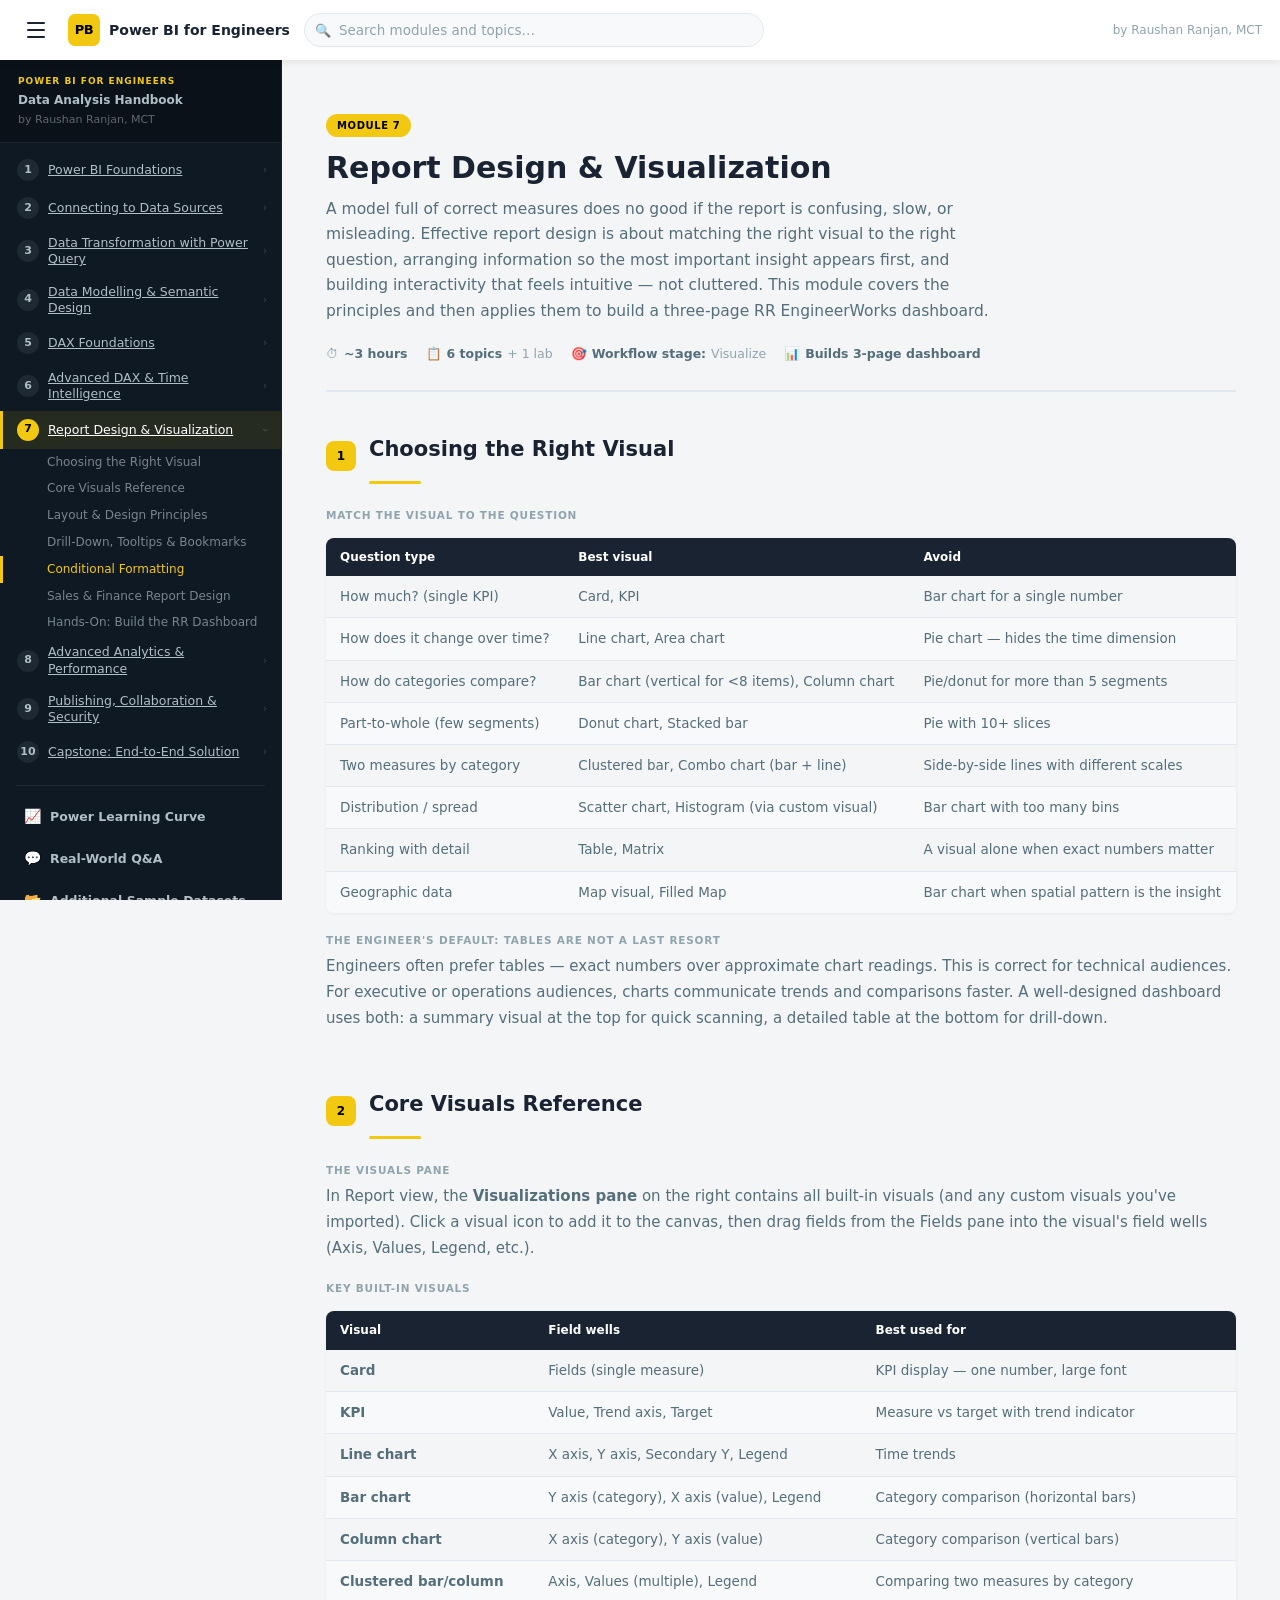
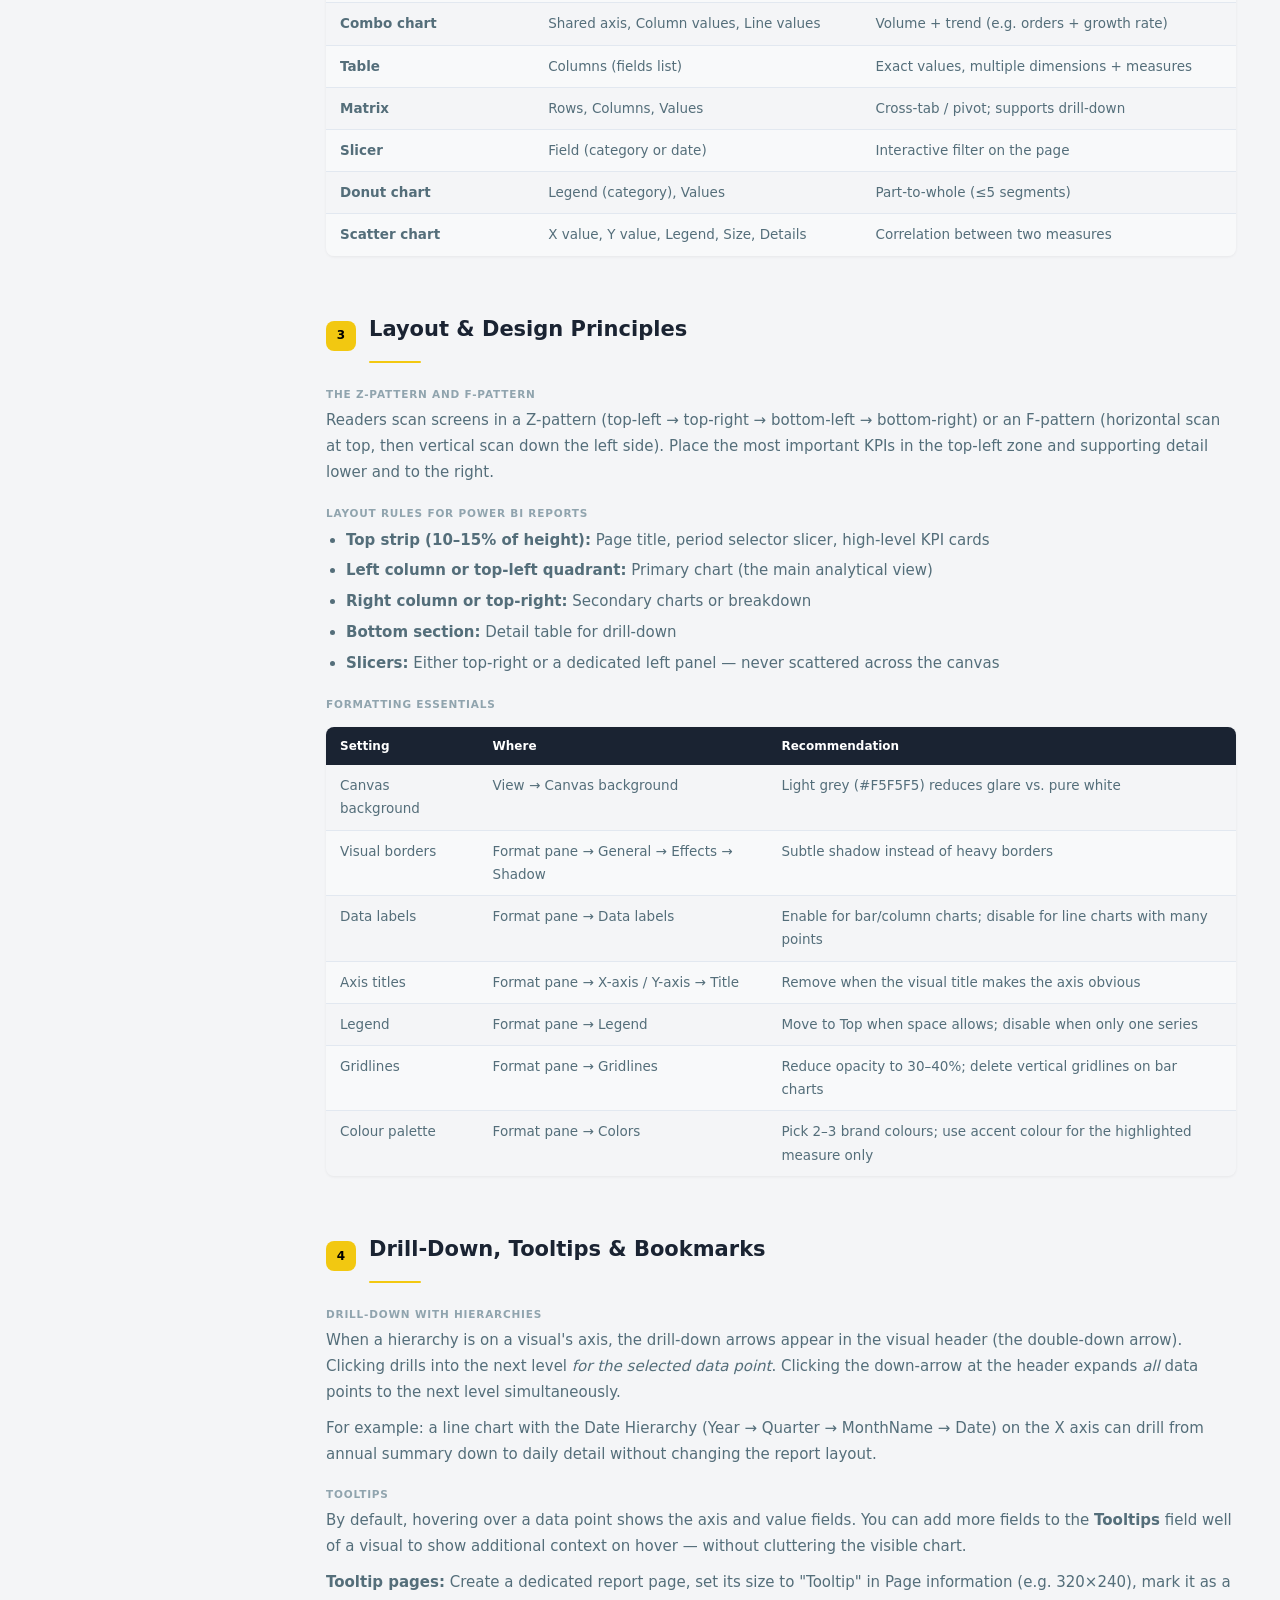
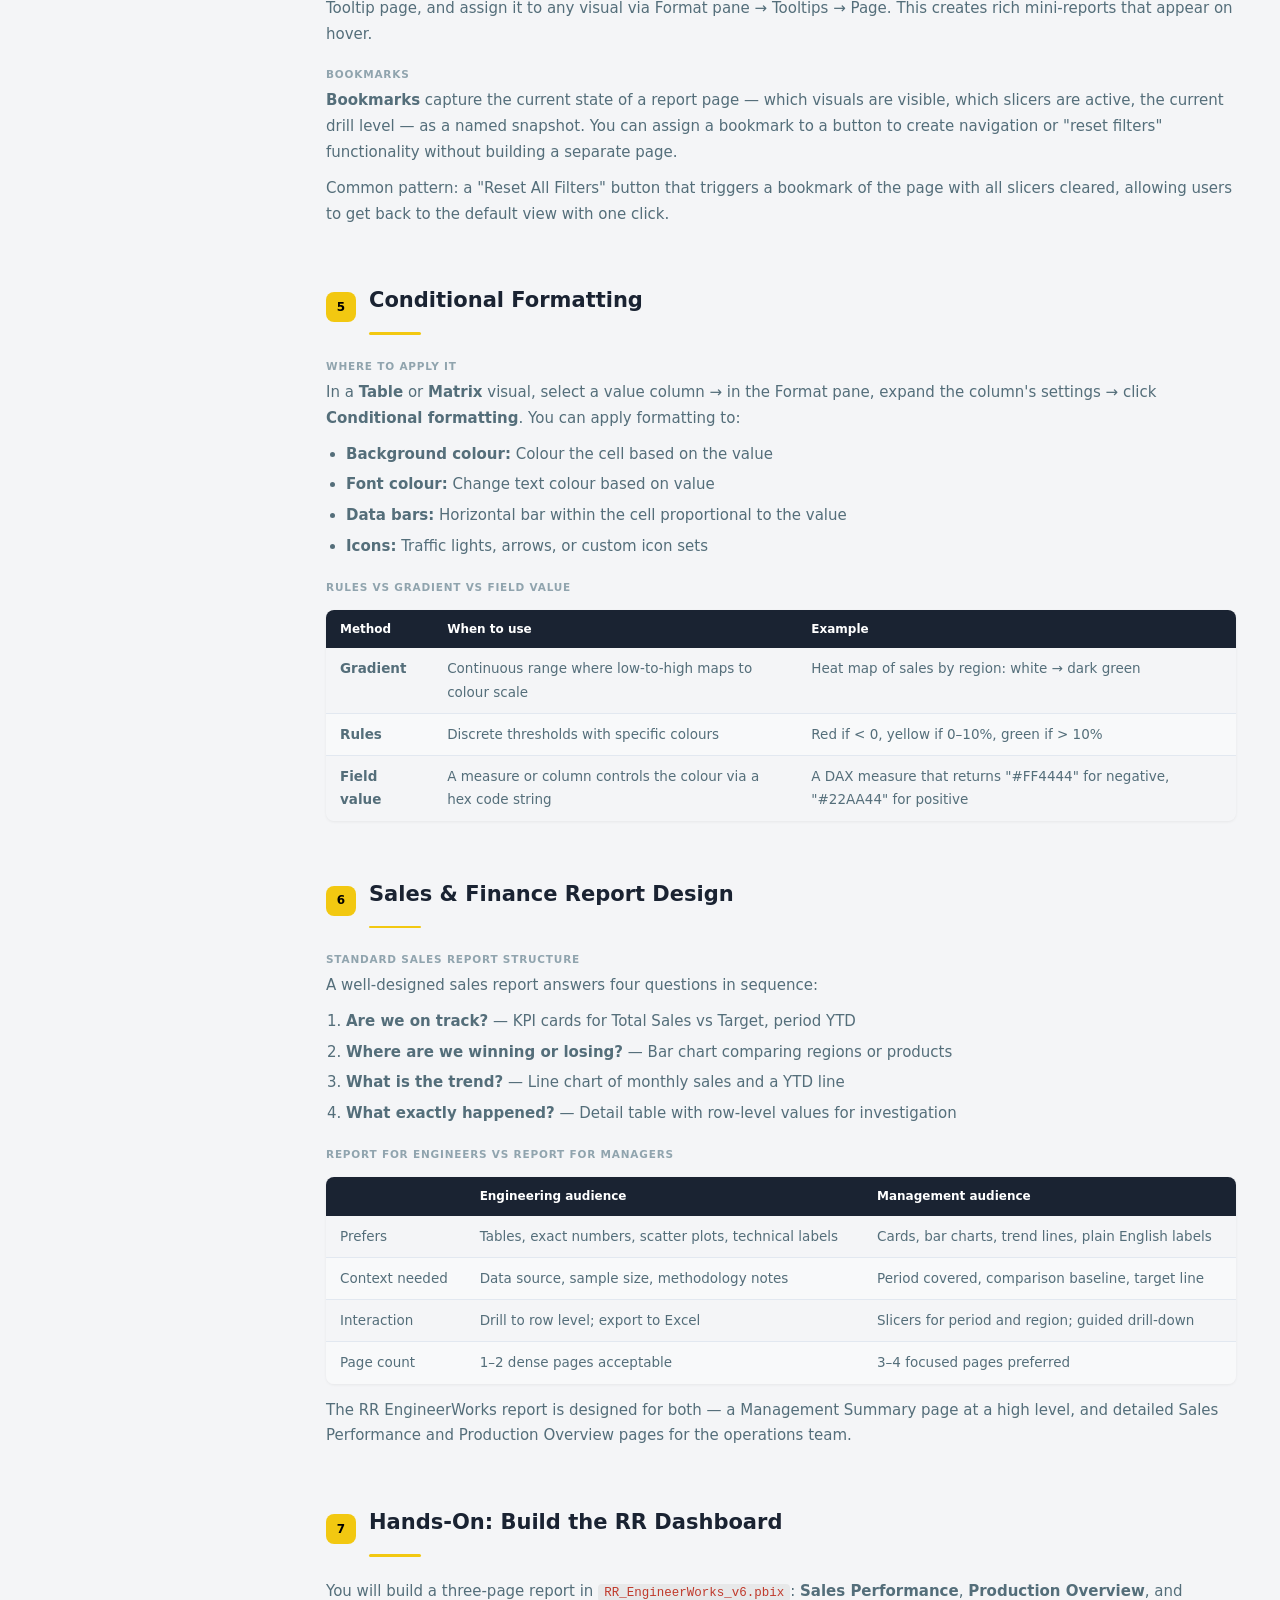
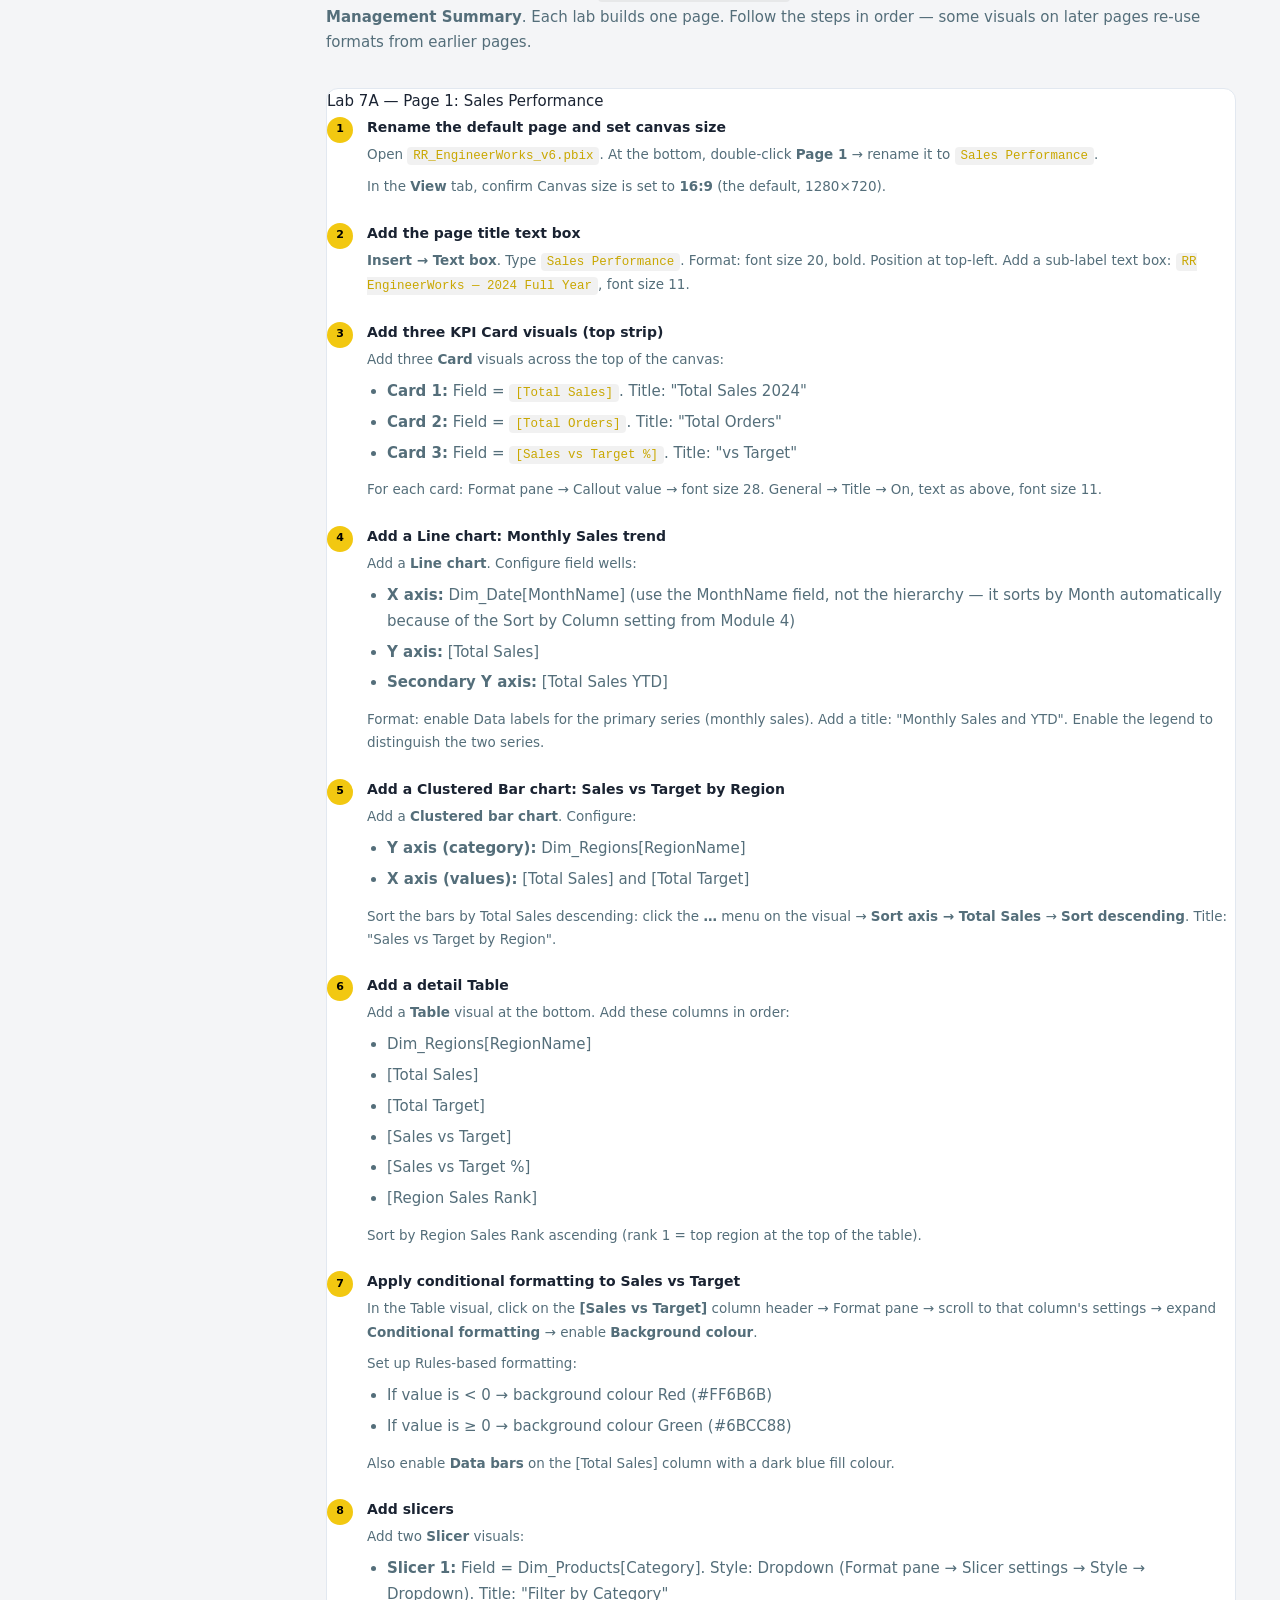
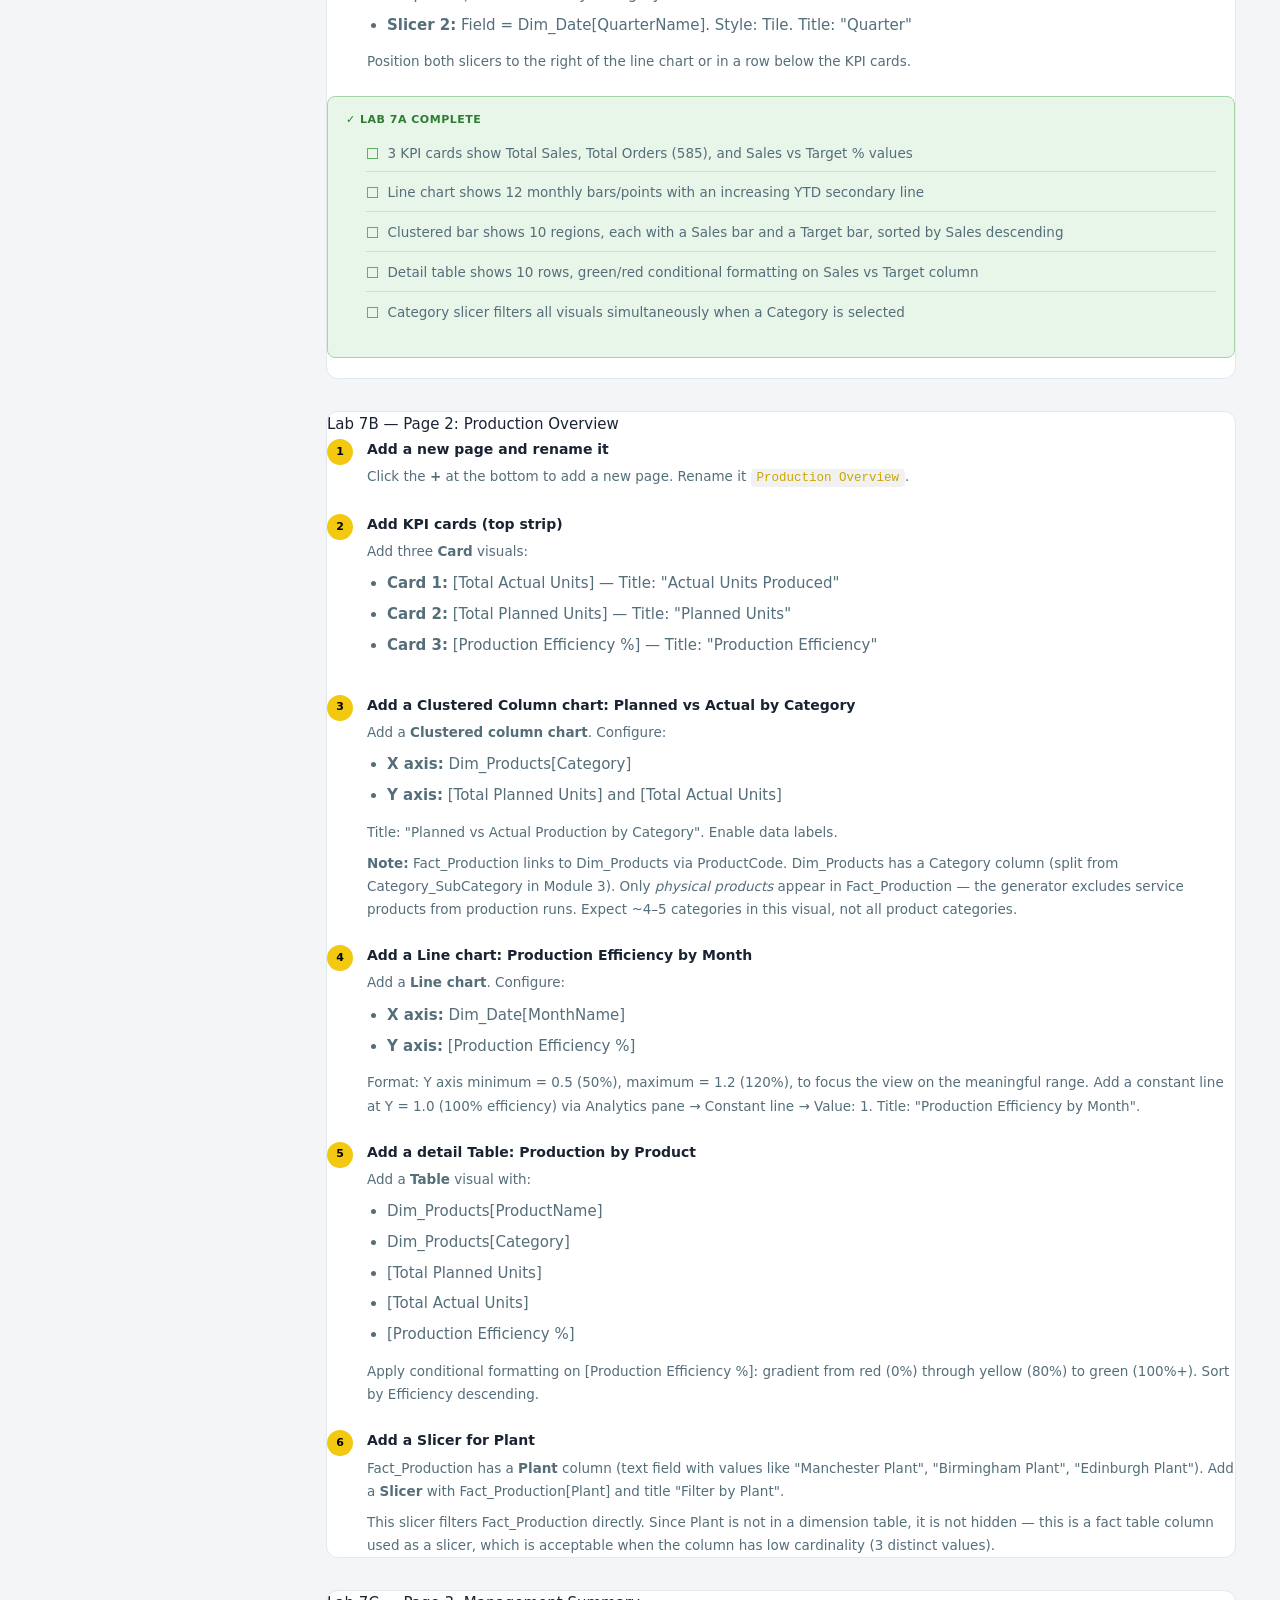
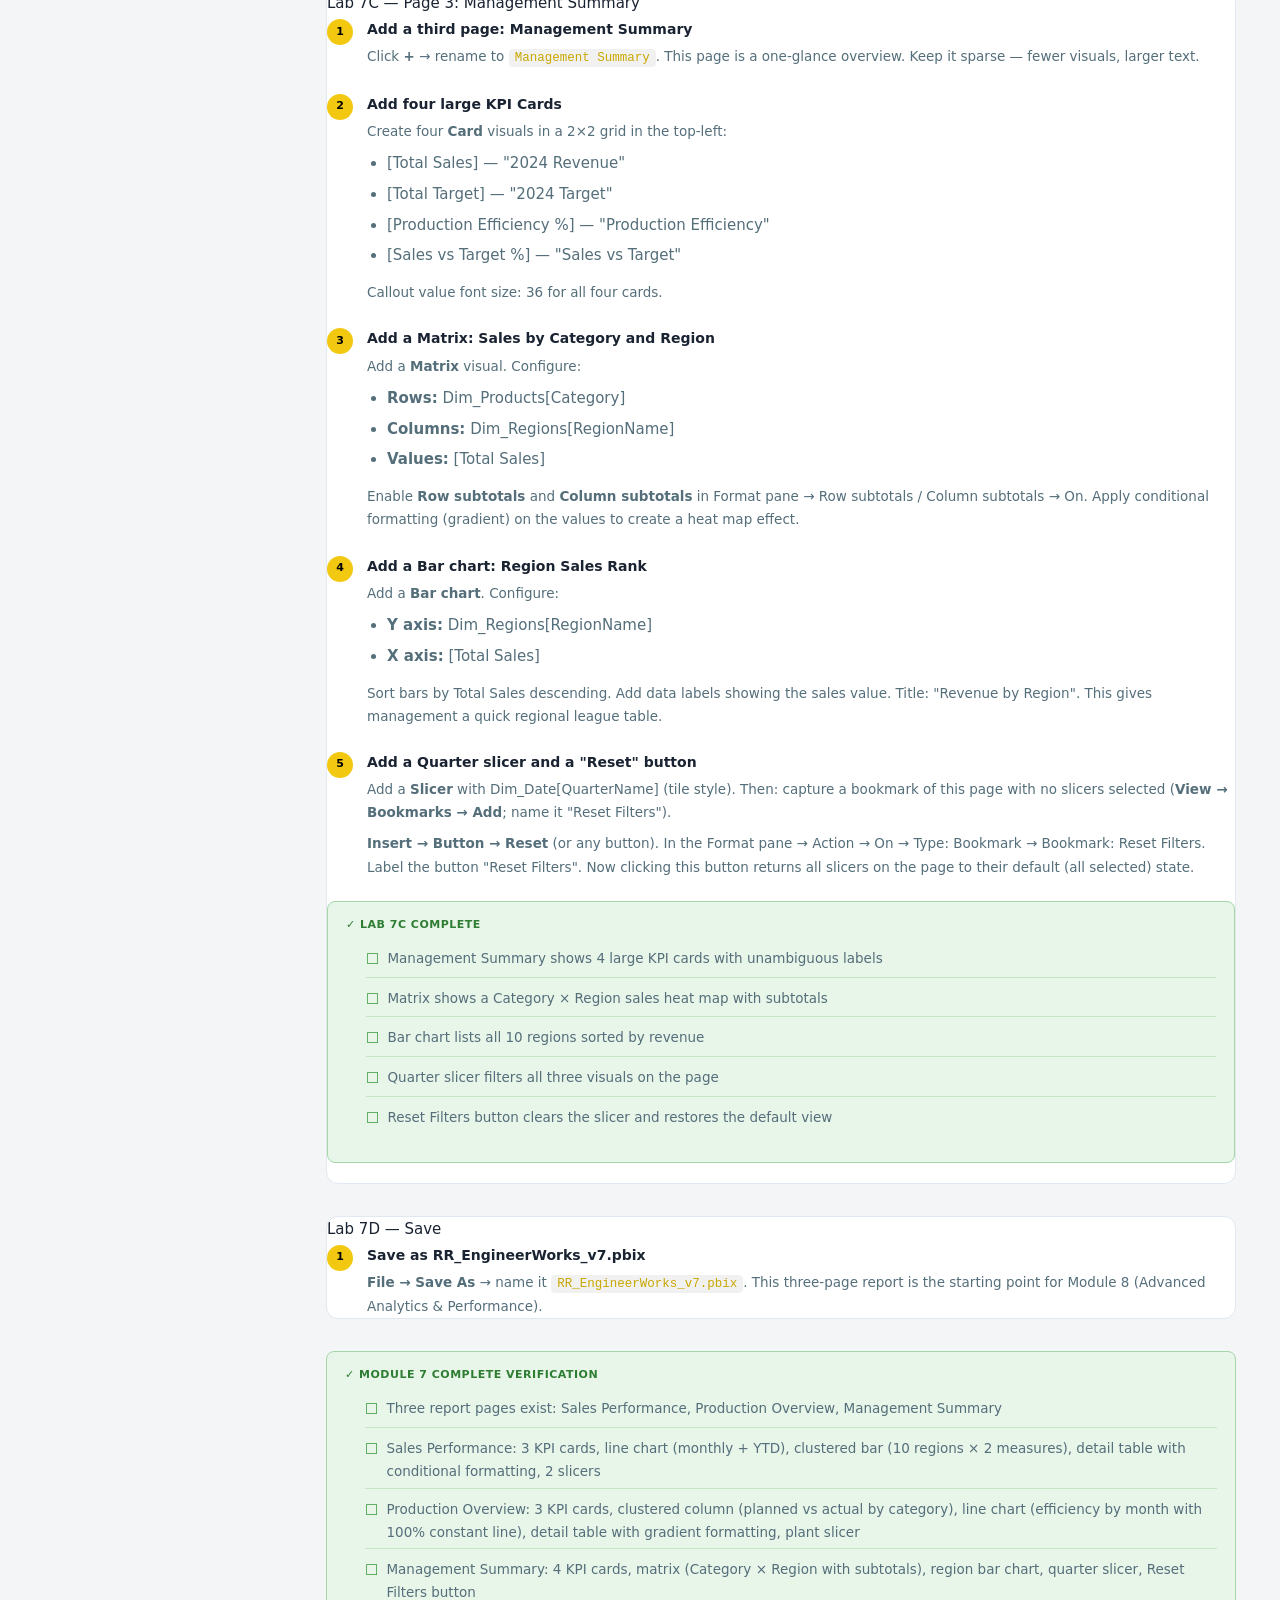
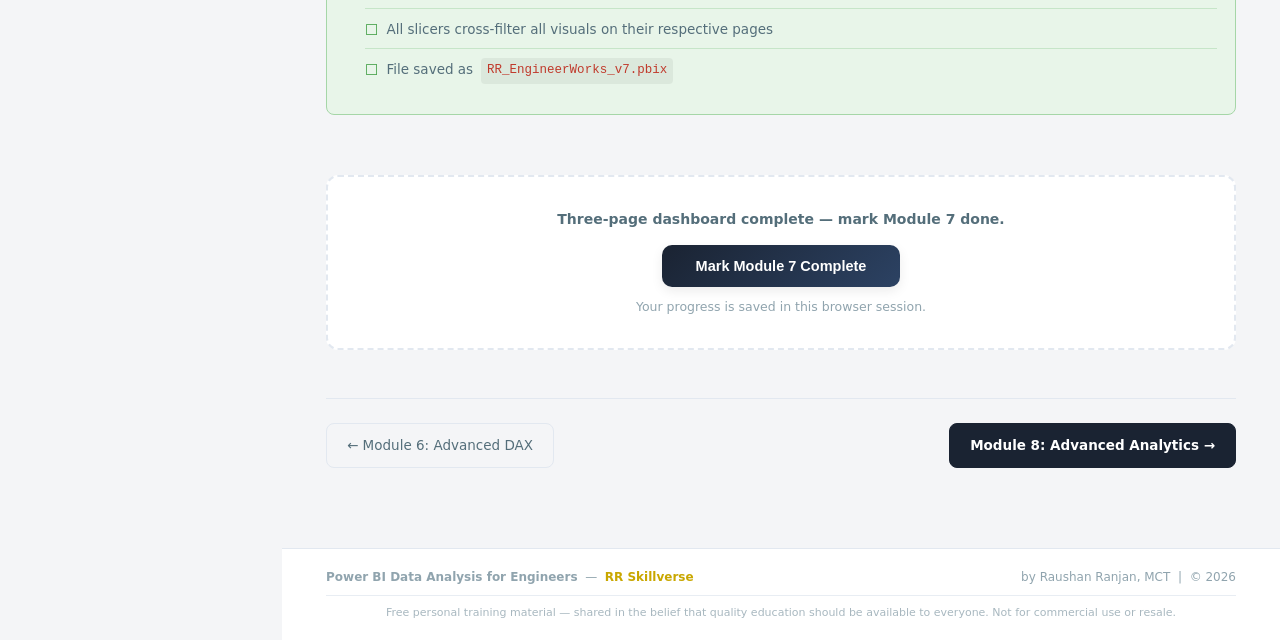
<file: module7.html>
<!DOCTYPE html>
<html lang="en">
<head>
  <meta charset="UTF-8">
  <meta name="viewport" content="width=device-width, initial-scale=1.0">
  <title>Module 7: Report Design &amp; Visualization | Power BI Data Analysis for Engineers</title>
  <link rel="stylesheet" href="css/handbook.css">
</head>
<body>

  <canvas id="confetti-canvas"></canvas>

  <div class="completion-overlay" id="completion-overlay">
    <div class="completion-card">
      <div class="completion-emoji">🎉</div>
      <div class="completion-title">Module 7 Complete!</div>
      <div class="completion-message">Three-page dashboard built and formatted. You've turned 585 order rows, 288 production records, and 120 target rows into a report that engineers and managers can actually read. Module 8 makes it smarter.</div>
      <button class="btn-overlay-close" id="overlay-close">Continue →</button>
    </div>
  </div>

  <div id="sidebar-overlay" class="sidebar-overlay"></div>

  <header class="topbar">
    <button class="sidebar-toggle" id="sidebar-toggle" aria-label="Toggle navigation">
      <span></span><span></span><span></span>
    </button>
    <a href="index.html" class="topbar-brand">
      <div class="brand-icon">PB</div>
      <span>Power BI for Engineers</span>
    </a>
    <div class="search-wrap">
      <span class="search-icon">🔍</span>
      <input type="search" class="search-input" id="search-input"
             placeholder="Search modules and topics…" autocomplete="off" spellcheck="false">
      <div class="search-results" id="search-results"></div>
    </div>
    <div class="topbar-right">
      <span class="topbar-byline">by <a href="https://raushan-ranjan.azurewebsites.net/" target="_blank" rel="noopener noreferrer" class="author-link">Raushan Ranjan</a>, MCT</span>
    </div>
  </header>

  <nav class="sidebar" id="sidebar"></nav>

  <div class="main-layout">
    <main class="page-content">

      <div class="page-header">
        <span class="module-badge">Module 7</span>
        <h1 class="page-title">Report Design &amp; Visualization</h1>
        <p class="page-subtitle">
          A model full of correct measures does no good if the report is confusing, slow,
          or misleading. Effective report design is about matching the right visual to the
          right question, arranging information so the most important insight appears
          first, and building interactivity that feels intuitive — not cluttered. This
          module covers the principles and then applies them to build a three-page
          RR EngineerWorks dashboard.
        </p>
        <div class="module-meta">
          <span class="meta-pill">⏱ <strong>~3 hours</strong></span>
          <span class="meta-pill">📋 <strong>6 topics</strong> + 1 lab</span>
          <span class="meta-pill">🎯 <strong>Workflow stage:</strong> Visualize</span>
          <span class="meta-pill">📊 <strong>Builds 3-page dashboard</strong></span>
        </div>
      </div>

      <!-- ================================================
           TOPIC 1 — Choosing the Right Visual
           ================================================ -->
      <section class="topic-section" id="right-visual">
        <div class="topic-header">
          <div class="topic-num">1</div>
          <h2 class="topic-title">Choosing the Right Visual</h2>
        </div>
        <div class="topic-rule"></div>

        <div class="block">
          <div class="block-label">Match the Visual to the Question</div>
          <table class="data-table">
            <thead><tr><th>Question type</th><th>Best visual</th><th>Avoid</th></tr></thead>
            <tbody>
              <tr>
                <td>How much? (single KPI)</td>
                <td>Card, KPI</td>
                <td>Bar chart for a single number</td>
              </tr>
              <tr>
                <td>How does it change over time?</td>
                <td>Line chart, Area chart</td>
                <td>Pie chart — hides the time dimension</td>
              </tr>
              <tr>
                <td>How do categories compare?</td>
                <td>Bar chart (vertical for &lt;8 items), Column chart</td>
                <td>Pie/donut for more than 5 segments</td>
              </tr>
              <tr>
                <td>Part-to-whole (few segments)</td>
                <td>Donut chart, Stacked bar</td>
                <td>Pie with 10+ slices</td>
              </tr>
              <tr>
                <td>Two measures by category</td>
                <td>Clustered bar, Combo chart (bar + line)</td>
                <td>Side-by-side lines with different scales</td>
              </tr>
              <tr>
                <td>Distribution / spread</td>
                <td>Scatter chart, Histogram (via custom visual)</td>
                <td>Bar chart with too many bins</td>
              </tr>
              <tr>
                <td>Ranking with detail</td>
                <td>Table, Matrix</td>
                <td>A visual alone when exact numbers matter</td>
              </tr>
              <tr>
                <td>Geographic data</td>
                <td>Map visual, Filled Map</td>
                <td>Bar chart when spatial pattern is the insight</td>
              </tr>
            </tbody>
          </table>
        </div>

        <div class="block">
          <div class="block-label">The Engineer's Default: Tables Are Not a Last Resort</div>
          <p>
            Engineers often prefer tables — exact numbers over approximate chart readings.
            This is correct for technical audiences. For executive or operations audiences,
            charts communicate trends and comparisons faster. A well-designed dashboard
            uses both: a summary visual at the top for quick scanning, a detailed table
            at the bottom for drill-down.
          </p>
        </div>
      </section>

      <!-- ================================================
           TOPIC 2 — Core Visuals Reference
           ================================================ -->
      <section class="topic-section" id="core-visuals">
        <div class="topic-header">
          <div class="topic-num">2</div>
          <h2 class="topic-title">Core Visuals Reference</h2>
        </div>
        <div class="topic-rule"></div>

        <div class="block">
          <div class="block-label">The Visuals Pane</div>
          <p>
            In Report view, the <strong>Visualizations pane</strong> on the right contains
            all built-in visuals (and any custom visuals you've imported). Click a visual
            icon to add it to the canvas, then drag fields from the Fields pane into the
            visual's field wells (Axis, Values, Legend, etc.).
          </p>
        </div>

        <div class="block">
          <div class="block-label">Key Built-In Visuals</div>
          <table class="data-table">
            <thead><tr><th>Visual</th><th>Field wells</th><th>Best used for</th></tr></thead>
            <tbody>
              <tr><td><strong>Card</strong></td><td>Fields (single measure)</td><td>KPI display — one number, large font</td></tr>
              <tr><td><strong>KPI</strong></td><td>Value, Trend axis, Target</td><td>Measure vs target with trend indicator</td></tr>
              <tr><td><strong>Line chart</strong></td><td>X axis, Y axis, Secondary Y, Legend</td><td>Time trends</td></tr>
              <tr><td><strong>Bar chart</strong></td><td>Y axis (category), X axis (value), Legend</td><td>Category comparison (horizontal bars)</td></tr>
              <tr><td><strong>Column chart</strong></td><td>X axis (category), Y axis (value)</td><td>Category comparison (vertical bars)</td></tr>
              <tr><td><strong>Clustered bar/column</strong></td><td>Axis, Values (multiple), Legend</td><td>Comparing two measures by category</td></tr>
              <tr><td><strong>Combo chart</strong></td><td>Shared axis, Column values, Line values</td><td>Volume + trend (e.g. orders + growth rate)</td></tr>
              <tr><td><strong>Table</strong></td><td>Columns (fields list)</td><td>Exact values, multiple dimensions + measures</td></tr>
              <tr><td><strong>Matrix</strong></td><td>Rows, Columns, Values</td><td>Cross-tab / pivot; supports drill-down</td></tr>
              <tr><td><strong>Slicer</strong></td><td>Field (category or date)</td><td>Interactive filter on the page</td></tr>
              <tr><td><strong>Donut chart</strong></td><td>Legend (category), Values</td><td>Part-to-whole (≤5 segments)</td></tr>
              <tr><td><strong>Scatter chart</strong></td><td>X value, Y value, Legend, Size, Details</td><td>Correlation between two measures</td></tr>
            </tbody>
          </table>
        </div>
      </section>

      <!-- ================================================
           TOPIC 3 — Layout & Design Principles
           ================================================ -->
      <section class="topic-section" id="layout-principles">
        <div class="topic-header">
          <div class="topic-num">3</div>
          <h2 class="topic-title">Layout &amp; Design Principles</h2>
        </div>
        <div class="topic-rule"></div>

        <div class="block">
          <div class="block-label">The Z-Pattern and F-Pattern</div>
          <p>
            Readers scan screens in a Z-pattern (top-left → top-right → bottom-left →
            bottom-right) or an F-pattern (horizontal scan at top, then vertical scan down
            the left side). Place the most important KPIs in the top-left zone and
            supporting detail lower and to the right.
          </p>
        </div>

        <div class="block">
          <div class="block-label">Layout Rules for Power BI Reports</div>
          <ul>
            <li><strong>Top strip (10–15% of height):</strong> Page title, period selector slicer, high-level KPI cards</li>
            <li><strong>Left column or top-left quadrant:</strong> Primary chart (the main analytical view)</li>
            <li><strong>Right column or top-right:</strong> Secondary charts or breakdown</li>
            <li><strong>Bottom section:</strong> Detail table for drill-down</li>
            <li><strong>Slicers:</strong> Either top-right or a dedicated left panel — never scattered across the canvas</li>
          </ul>
        </div>

        <div class="block">
          <div class="block-label">Formatting Essentials</div>
          <table class="data-table">
            <thead><tr><th>Setting</th><th>Where</th><th>Recommendation</th></tr></thead>
            <tbody>
              <tr><td>Canvas background</td><td>View → Canvas background</td><td>Light grey (#F5F5F5) reduces glare vs. pure white</td></tr>
              <tr><td>Visual borders</td><td>Format pane → General → Effects → Shadow</td><td>Subtle shadow instead of heavy borders</td></tr>
              <tr><td>Data labels</td><td>Format pane → Data labels</td><td>Enable for bar/column charts; disable for line charts with many points</td></tr>
              <tr><td>Axis titles</td><td>Format pane → X-axis / Y-axis → Title</td><td>Remove when the visual title makes the axis obvious</td></tr>
              <tr><td>Legend</td><td>Format pane → Legend</td><td>Move to Top when space allows; disable when only one series</td></tr>
              <tr><td>Gridlines</td><td>Format pane → Gridlines</td><td>Reduce opacity to 30–40%; delete vertical gridlines on bar charts</td></tr>
              <tr><td>Colour palette</td><td>Format pane → Colors</td><td>Pick 2–3 brand colours; use accent colour for the highlighted measure only</td></tr>
            </tbody>
          </table>
        </div>
      </section>

      <!-- ================================================
           TOPIC 4 — Drill-Down, Tooltips & Bookmarks
           ================================================ -->
      <section class="topic-section" id="interactivity">
        <div class="topic-header">
          <div class="topic-num">4</div>
          <h2 class="topic-title">Drill-Down, Tooltips &amp; Bookmarks</h2>
        </div>
        <div class="topic-rule"></div>

        <div class="block">
          <div class="block-label">Drill-Down with Hierarchies</div>
          <p>
            When a hierarchy is on a visual's axis, the drill-down arrows appear in the
            visual header (the double-down arrow). Clicking drills into the next level
            <em>for the selected data point</em>. Clicking the down-arrow at the header
            expands <em>all</em> data points to the next level simultaneously.
          </p>
          <p>
            For example: a line chart with the Date Hierarchy (Year → Quarter → MonthName
            → Date) on the X axis can drill from annual summary down to daily detail
            without changing the report layout.
          </p>
        </div>

        <div class="block">
          <div class="block-label">Tooltips</div>
          <p>
            By default, hovering over a data point shows the axis and value fields.
            You can add more fields to the <strong>Tooltips</strong> field well of a visual
            to show additional context on hover — without cluttering the visible chart.
          </p>
          <p>
            <strong>Tooltip pages:</strong> Create a dedicated report page, set its size
            to "Tooltip" in Page information (e.g. 320×240), mark it as a Tooltip page,
            and assign it to any visual via Format pane → Tooltips → Page. This creates
            rich mini-reports that appear on hover.
          </p>
        </div>

        <div class="block">
          <div class="block-label">Bookmarks</div>
          <p>
            <strong>Bookmarks</strong> capture the current state of a report page — which
            visuals are visible, which slicers are active, the current drill level — as a
            named snapshot. You can assign a bookmark to a button to create navigation or
            "reset filters" functionality without building a separate page.
          </p>
          <p>
            Common pattern: a "Reset All Filters" button that triggers a bookmark of the
            page with all slicers cleared, allowing users to get back to the default view
            with one click.
          </p>
        </div>
      </section>

      <!-- ================================================
           TOPIC 5 — Conditional Formatting
           ================================================ -->
      <section class="topic-section" id="conditional-fmt">
        <div class="topic-header">
          <div class="topic-num">5</div>
          <h2 class="topic-title">Conditional Formatting</h2>
        </div>
        <div class="topic-rule"></div>

        <div class="block">
          <div class="block-label">Where to Apply It</div>
          <p>
            In a <strong>Table</strong> or <strong>Matrix</strong> visual, select a value
            column → in the Format pane, expand the column's settings → click
            <strong>Conditional formatting</strong>. You can apply formatting to:
          </p>
          <ul>
            <li><strong>Background colour:</strong> Colour the cell based on the value</li>
            <li><strong>Font colour:</strong> Change text colour based on value</li>
            <li><strong>Data bars:</strong> Horizontal bar within the cell proportional to the value</li>
            <li><strong>Icons:</strong> Traffic lights, arrows, or custom icon sets</li>
          </ul>
        </div>

        <div class="block">
          <div class="block-label">Rules vs Gradient vs Field Value</div>
          <table class="data-table">
            <thead><tr><th>Method</th><th>When to use</th><th>Example</th></tr></thead>
            <tbody>
              <tr>
                <td><strong>Gradient</strong></td>
                <td>Continuous range where low-to-high maps to colour scale</td>
                <td>Heat map of sales by region: white → dark green</td>
              </tr>
              <tr>
                <td><strong>Rules</strong></td>
                <td>Discrete thresholds with specific colours</td>
                <td>Red if &lt; 0, yellow if 0–10%, green if &gt; 10%</td>
              </tr>
              <tr>
                <td><strong>Field value</strong></td>
                <td>A measure or column controls the colour via a hex code string</td>
                <td>A DAX measure that returns "#FF4444" for negative, "#22AA44" for positive</td>
              </tr>
            </tbody>
          </table>
        </div>
      </section>

      <!-- ================================================
           TOPIC 6 — Sales & Finance Report Design
           ================================================ -->
      <section class="topic-section" id="use-cases">
        <div class="topic-header">
          <div class="topic-num">6</div>
          <h2 class="topic-title">Sales &amp; Finance Report Design</h2>
        </div>
        <div class="topic-rule"></div>

        <div class="block">
          <div class="block-label">Standard Sales Report Structure</div>
          <p>
            A well-designed sales report answers four questions in sequence:
          </p>
          <ol>
            <li><strong>Are we on track?</strong> — KPI cards for Total Sales vs Target, period YTD</li>
            <li><strong>Where are we winning or losing?</strong> — Bar chart comparing regions or products</li>
            <li><strong>What is the trend?</strong> — Line chart of monthly sales and a YTD line</li>
            <li><strong>What exactly happened?</strong> — Detail table with row-level values for investigation</li>
          </ol>
        </div>

        <div class="block">
          <div class="block-label">Report for Engineers vs Report for Managers</div>
          <table class="data-table">
            <thead><tr><th></th><th>Engineering audience</th><th>Management audience</th></tr></thead>
            <tbody>
              <tr><td>Prefers</td><td>Tables, exact numbers, scatter plots, technical labels</td><td>Cards, bar charts, trend lines, plain English labels</td></tr>
              <tr><td>Context needed</td><td>Data source, sample size, methodology notes</td><td>Period covered, comparison baseline, target line</td></tr>
              <tr><td>Interaction</td><td>Drill to row level; export to Excel</td><td>Slicers for period and region; guided drill-down</td></tr>
              <tr><td>Page count</td><td>1–2 dense pages acceptable</td><td>3–4 focused pages preferred</td></tr>
            </tbody>
          </table>
          <p>
            The RR EngineerWorks report is designed for both — a Management Summary page
            at a high level, and detailed Sales Performance and Production Overview pages
            for the operations team.
          </p>
        </div>
      </section>

      <!-- ================================================
           TOPIC 7 — Lab 7: Build the RR Dashboard
           ================================================ -->
      <section class="topic-section" id="lab-reports">
        <div class="topic-header">
          <div class="topic-num">7</div>
          <h2 class="topic-title">Hands-On: Build the RR Dashboard</h2>
        </div>
        <div class="topic-rule"></div>

        <p>
          You will build a three-page report in <code>RR_EngineerWorks_v6.pbix</code>:
          <strong>Sales Performance</strong>, <strong>Production Overview</strong>, and
          <strong>Management Summary</strong>. Each lab builds one page. Follow the steps
          in order — some visuals on later pages re-use formats from earlier pages.
        </p>

        <!-- ---- Lab 7A: Sales Performance ---- -->
        <div class="lab-box" id="lab-7a">
          <div class="lab-title">Lab 7A — Page 1: Sales Performance</div>

          <div class="step">
            <div class="step-n">1</div>
            <div class="step-body">
              <div class="step-title">Rename the default page and set canvas size</div>
              <p>
                Open <code>RR_EngineerWorks_v6.pbix</code>. At the bottom, double-click
                <strong>Page 1</strong> → rename it to <code>Sales Performance</code>.
              </p>
              <p>
                In the <strong>View</strong> tab, confirm Canvas size is set to
                <strong>16:9</strong> (the default, 1280×720).
              </p>
            </div>
          </div>

          <div class="step">
            <div class="step-n">2</div>
            <div class="step-body">
              <div class="step-title">Add the page title text box</div>
              <p>
                <strong>Insert → Text box</strong>. Type <code>Sales Performance</code>.
                Format: font size 20, bold. Position at top-left. Add a sub-label text box:
                <code>RR EngineerWorks — 2024 Full Year</code>, font size 11.
              </p>
            </div>
          </div>

          <div class="step">
            <div class="step-n">3</div>
            <div class="step-body">
              <div class="step-title">Add three KPI Card visuals (top strip)</div>
              <p>
                Add three <strong>Card</strong> visuals across the top of the canvas:
              </p>
              <ul>
                <li><strong>Card 1:</strong> Field = <code>[Total Sales]</code>. Title: "Total Sales 2024"</li>
                <li><strong>Card 2:</strong> Field = <code>[Total Orders]</code>. Title: "Total Orders"</li>
                <li><strong>Card 3:</strong> Field = <code>[Sales vs Target %]</code>. Title: "vs Target"</li>
              </ul>
              <p>
                For each card: Format pane → Callout value → font size 28. General →
                Title → On, text as above, font size 11.
              </p>
            </div>
          </div>

          <div class="step">
            <div class="step-n">4</div>
            <div class="step-body">
              <div class="step-title">Add a Line chart: Monthly Sales trend</div>
              <p>
                Add a <strong>Line chart</strong>. Configure field wells:
              </p>
              <ul>
                <li><strong>X axis:</strong> Dim_Date[MonthName] (use the MonthName field, not the hierarchy — it sorts by Month automatically because of the Sort by Column setting from Module 4)</li>
                <li><strong>Y axis:</strong> [Total Sales]</li>
                <li><strong>Secondary Y axis:</strong> [Total Sales YTD]</li>
              </ul>
              <p>
                Format: enable Data labels for the primary series (monthly sales). Add a
                title: "Monthly Sales and YTD". Enable the legend to distinguish the two
                series.
              </p>
            </div>
          </div>

          <div class="step">
            <div class="step-n">5</div>
            <div class="step-body">
              <div class="step-title">Add a Clustered Bar chart: Sales vs Target by Region</div>
              <p>
                Add a <strong>Clustered bar chart</strong>. Configure:
              </p>
              <ul>
                <li><strong>Y axis (category):</strong> Dim_Regions[RegionName]</li>
                <li><strong>X axis (values):</strong> [Total Sales] and [Total Target]</li>
              </ul>
              <p>
                Sort the bars by Total Sales descending: click the <strong>…</strong> menu
                on the visual → <strong>Sort axis → Total Sales</strong> →
                <strong>Sort descending</strong>. Title: "Sales vs Target by Region".
              </p>
            </div>
          </div>

          <div class="step">
            <div class="step-n">6</div>
            <div class="step-body">
              <div class="step-title">Add a detail Table</div>
              <p>
                Add a <strong>Table</strong> visual at the bottom. Add these columns in order:
              </p>
              <ul>
                <li>Dim_Regions[RegionName]</li>
                <li>[Total Sales]</li>
                <li>[Total Target]</li>
                <li>[Sales vs Target]</li>
                <li>[Sales vs Target %]</li>
                <li>[Region Sales Rank]</li>
              </ul>
              <p>
                Sort by Region Sales Rank ascending (rank 1 = top region at the top of the table).
              </p>
            </div>
          </div>

          <div class="step">
            <div class="step-n">7</div>
            <div class="step-body">
              <div class="step-title">Apply conditional formatting to Sales vs Target</div>
              <p>
                In the Table visual, click on the <strong>[Sales vs Target]</strong> column
                header → Format pane → scroll to that column's settings → expand
                <strong>Conditional formatting</strong> → enable <strong>Background colour</strong>.
              </p>
              <p>
                Set up Rules-based formatting:
              </p>
              <ul>
                <li>If value is &lt; 0 → background colour Red (#FF6B6B)</li>
                <li>If value is ≥ 0 → background colour Green (#6BCC88)</li>
              </ul>
              <p>
                Also enable <strong>Data bars</strong> on the [Total Sales] column with
                a dark blue fill colour.
              </p>
            </div>
          </div>

          <div class="step">
            <div class="step-n">8</div>
            <div class="step-body">
              <div class="step-title">Add slicers</div>
              <p>
                Add two <strong>Slicer</strong> visuals:
              </p>
              <ul>
                <li><strong>Slicer 1:</strong> Field = Dim_Products[Category]. Style: Dropdown (Format pane → Slicer settings → Style → Dropdown). Title: "Filter by Category"</li>
                <li><strong>Slicer 2:</strong> Field = Dim_Date[QuarterName]. Style: Tile. Title: "Quarter"</li>
              </ul>
              <p>
                Position both slicers to the right of the line chart or in a row below
                the KPI cards.
              </p>
            </div>
          </div>

          <div class="verify-box">
            <div class="verify-title">✓ Lab 7A Complete</div>
            <ul class="verify-list">
              <li>3 KPI cards show Total Sales, Total Orders (585), and Sales vs Target % values</li>
              <li>Line chart shows 12 monthly bars/points with an increasing YTD secondary line</li>
              <li>Clustered bar shows 10 regions, each with a Sales bar and a Target bar, sorted by Sales descending</li>
              <li>Detail table shows 10 rows, green/red conditional formatting on Sales vs Target column</li>
              <li>Category slicer filters all visuals simultaneously when a Category is selected</li>
            </ul>
          </div>
        </div>

        <!-- ---- Lab 7B: Production Overview ---- -->
        <div class="lab-box" id="lab-7b">
          <div class="lab-title">Lab 7B — Page 2: Production Overview</div>

          <div class="step">
            <div class="step-n">1</div>
            <div class="step-body">
              <div class="step-title">Add a new page and rename it</div>
              <p>
                Click the <strong>+</strong> at the bottom to add a new page. Rename it
                <code>Production Overview</code>.
              </p>
            </div>
          </div>

          <div class="step">
            <div class="step-n">2</div>
            <div class="step-body">
              <div class="step-title">Add KPI cards (top strip)</div>
              <p>
                Add three <strong>Card</strong> visuals:
              </p>
              <ul>
                <li><strong>Card 1:</strong> [Total Actual Units] — Title: "Actual Units Produced"</li>
                <li><strong>Card 2:</strong> [Total Planned Units] — Title: "Planned Units"</li>
                <li><strong>Card 3:</strong> [Production Efficiency %] — Title: "Production Efficiency"</li>
              </ul>
            </div>
          </div>

          <div class="step">
            <div class="step-n">3</div>
            <div class="step-body">
              <div class="step-title">Add a Clustered Column chart: Planned vs Actual by Category</div>
              <p>
                Add a <strong>Clustered column chart</strong>. Configure:
              </p>
              <ul>
                <li><strong>X axis:</strong> Dim_Products[Category]</li>
                <li><strong>Y axis:</strong> [Total Planned Units] and [Total Actual Units]</li>
              </ul>
              <p>
                Title: "Planned vs Actual Production by Category". Enable data labels.
              </p>
              <p class="block-note">
                <strong>Note:</strong> Fact_Production links to Dim_Products via ProductCode.
                Dim_Products has a Category column (split from Category_SubCategory in
                Module 3). Only <em>physical products</em> appear in Fact_Production —
                the generator excludes service products from production runs. Expect ~4–5
                categories in this visual, not all product categories.
              </p>
            </div>
          </div>

          <div class="step">
            <div class="step-n">4</div>
            <div class="step-body">
              <div class="step-title">Add a Line chart: Production Efficiency by Month</div>
              <p>
                Add a <strong>Line chart</strong>. Configure:
              </p>
              <ul>
                <li><strong>X axis:</strong> Dim_Date[MonthName]</li>
                <li><strong>Y axis:</strong> [Production Efficiency %]</li>
              </ul>
              <p>
                Format: Y axis minimum = 0.5 (50%), maximum = 1.2 (120%), to focus the
                view on the meaningful range. Add a constant line at Y = 1.0 (100% efficiency)
                via Analytics pane → Constant line → Value: 1. Title: "Production Efficiency by Month".
              </p>
            </div>
          </div>

          <div class="step">
            <div class="step-n">5</div>
            <div class="step-body">
              <div class="step-title">Add a detail Table: Production by Product</div>
              <p>
                Add a <strong>Table</strong> visual with:
              </p>
              <ul>
                <li>Dim_Products[ProductName]</li>
                <li>Dim_Products[Category]</li>
                <li>[Total Planned Units]</li>
                <li>[Total Actual Units]</li>
                <li>[Production Efficiency %]</li>
              </ul>
              <p>
                Apply conditional formatting on [Production Efficiency %]: gradient from
                red (0%) through yellow (80%) to green (100%+). Sort by Efficiency
                descending.
              </p>
            </div>
          </div>

          <div class="step">
            <div class="step-n">6</div>
            <div class="step-body">
              <div class="step-title">Add a Slicer for Plant</div>
              <p>
                Fact_Production has a <strong>Plant</strong> column (text field with values
                like "Manchester Plant", "Birmingham Plant", "Edinburgh Plant"). Add a
                <strong>Slicer</strong> with Fact_Production[Plant] and title "Filter by Plant".
              </p>
              <p class="block-note">
                This slicer filters Fact_Production directly. Since Plant is not in a
                dimension table, it is not hidden — this is a fact table column used as
                a slicer, which is acceptable when the column has low cardinality (3 distinct values).
              </p>
            </div>
          </div>
        </div>

        <!-- ---- Lab 7C: Management Summary ---- -->
        <div class="lab-box" id="lab-7c">
          <div class="lab-title">Lab 7C — Page 3: Management Summary</div>

          <div class="step">
            <div class="step-n">1</div>
            <div class="step-body">
              <div class="step-title">Add a third page: Management Summary</div>
              <p>
                Click <strong>+</strong> → rename to <code>Management Summary</code>.
                This page is a one-glance overview. Keep it sparse — fewer visuals,
                larger text.
              </p>
            </div>
          </div>

          <div class="step">
            <div class="step-n">2</div>
            <div class="step-body">
              <div class="step-title">Add four large KPI Cards</div>
              <p>
                Create four <strong>Card</strong> visuals in a 2×2 grid in the top-left:
              </p>
              <ul>
                <li>[Total Sales] — "2024 Revenue"</li>
                <li>[Total Target] — "2024 Target"</li>
                <li>[Production Efficiency %] — "Production Efficiency"</li>
                <li>[Sales vs Target %] — "Sales vs Target"</li>
              </ul>
              <p>Callout value font size: 36 for all four cards.</p>
            </div>
          </div>

          <div class="step">
            <div class="step-n">3</div>
            <div class="step-body">
              <div class="step-title">Add a Matrix: Sales by Category and Region</div>
              <p>
                Add a <strong>Matrix</strong> visual. Configure:
              </p>
              <ul>
                <li><strong>Rows:</strong> Dim_Products[Category]</li>
                <li><strong>Columns:</strong> Dim_Regions[RegionName]</li>
                <li><strong>Values:</strong> [Total Sales]</li>
              </ul>
              <p>
                Enable <strong>Row subtotals</strong> and <strong>Column subtotals</strong>
                in Format pane → Row subtotals / Column subtotals → On. Apply conditional
                formatting (gradient) on the values to create a heat map effect.
              </p>
            </div>
          </div>

          <div class="step">
            <div class="step-n">4</div>
            <div class="step-body">
              <div class="step-title">Add a Bar chart: Region Sales Rank</div>
              <p>
                Add a <strong>Bar chart</strong>. Configure:
              </p>
              <ul>
                <li><strong>Y axis:</strong> Dim_Regions[RegionName]</li>
                <li><strong>X axis:</strong> [Total Sales]</li>
              </ul>
              <p>
                Sort bars by Total Sales descending. Add data labels showing the sales
                value. Title: "Revenue by Region". This gives management a quick
                regional league table.
              </p>
            </div>
          </div>

          <div class="step">
            <div class="step-n">5</div>
            <div class="step-body">
              <div class="step-title">Add a Quarter slicer and a "Reset" button</div>
              <p>
                Add a <strong>Slicer</strong> with Dim_Date[QuarterName] (tile style).
                Then: capture a bookmark of this page with no slicers selected
                (<strong>View → Bookmarks → Add</strong>; name it "Reset Filters").
              </p>
              <p>
                <strong>Insert → Button → Reset</strong> (or any button). In the
                Format pane → Action → On → Type: Bookmark → Bookmark: Reset Filters.
                Label the button "Reset Filters". Now clicking this button returns all
                slicers on the page to their default (all selected) state.
              </p>
            </div>
          </div>

          <div class="verify-box">
            <div class="verify-title">✓ Lab 7C Complete</div>
            <ul class="verify-list">
              <li>Management Summary shows 4 large KPI cards with unambiguous labels</li>
              <li>Matrix shows a Category × Region sales heat map with subtotals</li>
              <li>Bar chart lists all 10 regions sorted by revenue</li>
              <li>Quarter slicer filters all three visuals on the page</li>
              <li>Reset Filters button clears the slicer and restores the default view</li>
            </ul>
          </div>
        </div>

        <!-- Final save -->
        <div class="lab-box" id="lab-7d">
          <div class="lab-title">Lab 7D — Save</div>

          <div class="step">
            <div class="step-n">1</div>
            <div class="step-body">
              <div class="step-title">Save as RR_EngineerWorks_v7.pbix</div>
              <p>
                <strong>File → Save As</strong> → name it
                <code>RR_EngineerWorks_v7.pbix</code>. This three-page report is the
                starting point for Module 8 (Advanced Analytics &amp; Performance).
              </p>
            </div>
          </div>
        </div>

        <!-- Full verify checklist -->
        <div class="verify-box">
          <div class="verify-title">✓ Module 7 Complete Verification</div>
          <ul class="verify-list">
            <li>Three report pages exist: Sales Performance, Production Overview, Management Summary</li>
            <li>Sales Performance: 3 KPI cards, line chart (monthly + YTD), clustered bar (10 regions × 2 measures), detail table with conditional formatting, 2 slicers</li>
            <li>Production Overview: 3 KPI cards, clustered column (planned vs actual by category), line chart (efficiency by month with 100% constant line), detail table with gradient formatting, plant slicer</li>
            <li>Management Summary: 4 KPI cards, matrix (Category × Region with subtotals), region bar chart, quarter slicer, Reset Filters button</li>
            <li>All slicers cross-filter all visuals on their respective pages</li>
            <li>File saved as <code>RR_EngineerWorks_v7.pbix</code></li>
          </ul>
        </div>

      </section><!-- /lab-reports -->

      <!-- ================================================
           MARK COMPLETE
           ================================================ -->
      <div class="complete-zone" id="complete-zone">
        <div class="complete-zone-title">Three-page dashboard complete — mark Module 7 done.</div>
        <button class="btn-complete" id="btn-complete">Mark Module 7 Complete</button>
        <p class="complete-hint">Your progress is saved in this browser session.</p>
        <p class="complete-done-msg">✓ Module 7 complete — dashboard ready for advanced features!</p>
      </div>

      <nav class="page-nav">
        <a href="module6.html" class="page-nav-btn">← Module 6: Advanced DAX</a>
        <a href="module8.html" class="page-nav-btn primary">Module 8: Advanced Analytics →</a>
      </nav>

    </main>

    <footer>
      <span>
        <strong>Power BI Data Analysis for Engineers</strong> &nbsp;—&nbsp;
        <span class="footer-brand">RR Skillverse</span>
      </span>
      <span>by <a href="https://raushan-ranjan.azurewebsites.net/" target="_blank" rel="noopener noreferrer" class="author-link">Raushan Ranjan</a>, MCT &nbsp;|&nbsp; © 2026</span>
      <span class="footer-disclaimer">Free personal training material &mdash; shared in the belief that quality education should be available to everyone. Not for commercial use or resale.</span>
    </footer>
  </div>

  <script>
    window.CURRENT_MODULE_ID = 7;
  </script>
  <script src="js/handbook.js"></script>
</body>
</html>
</file>
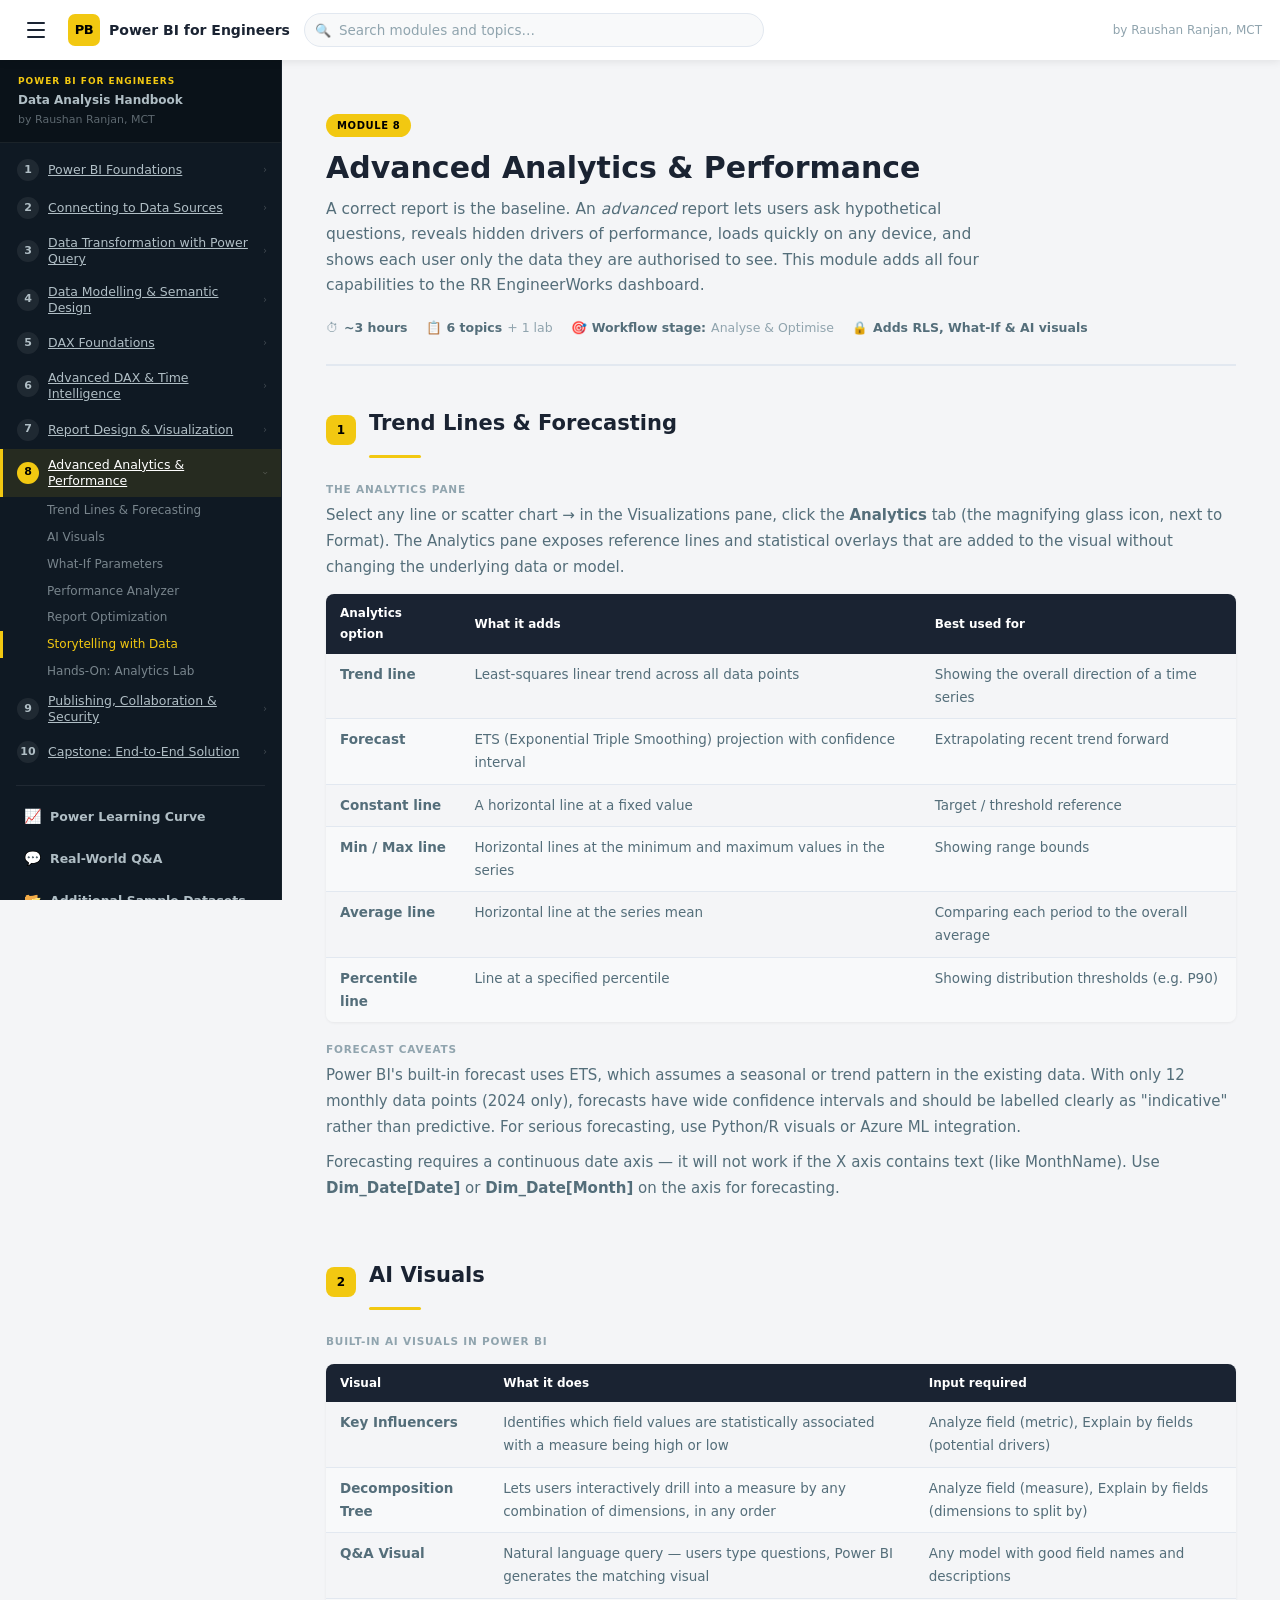
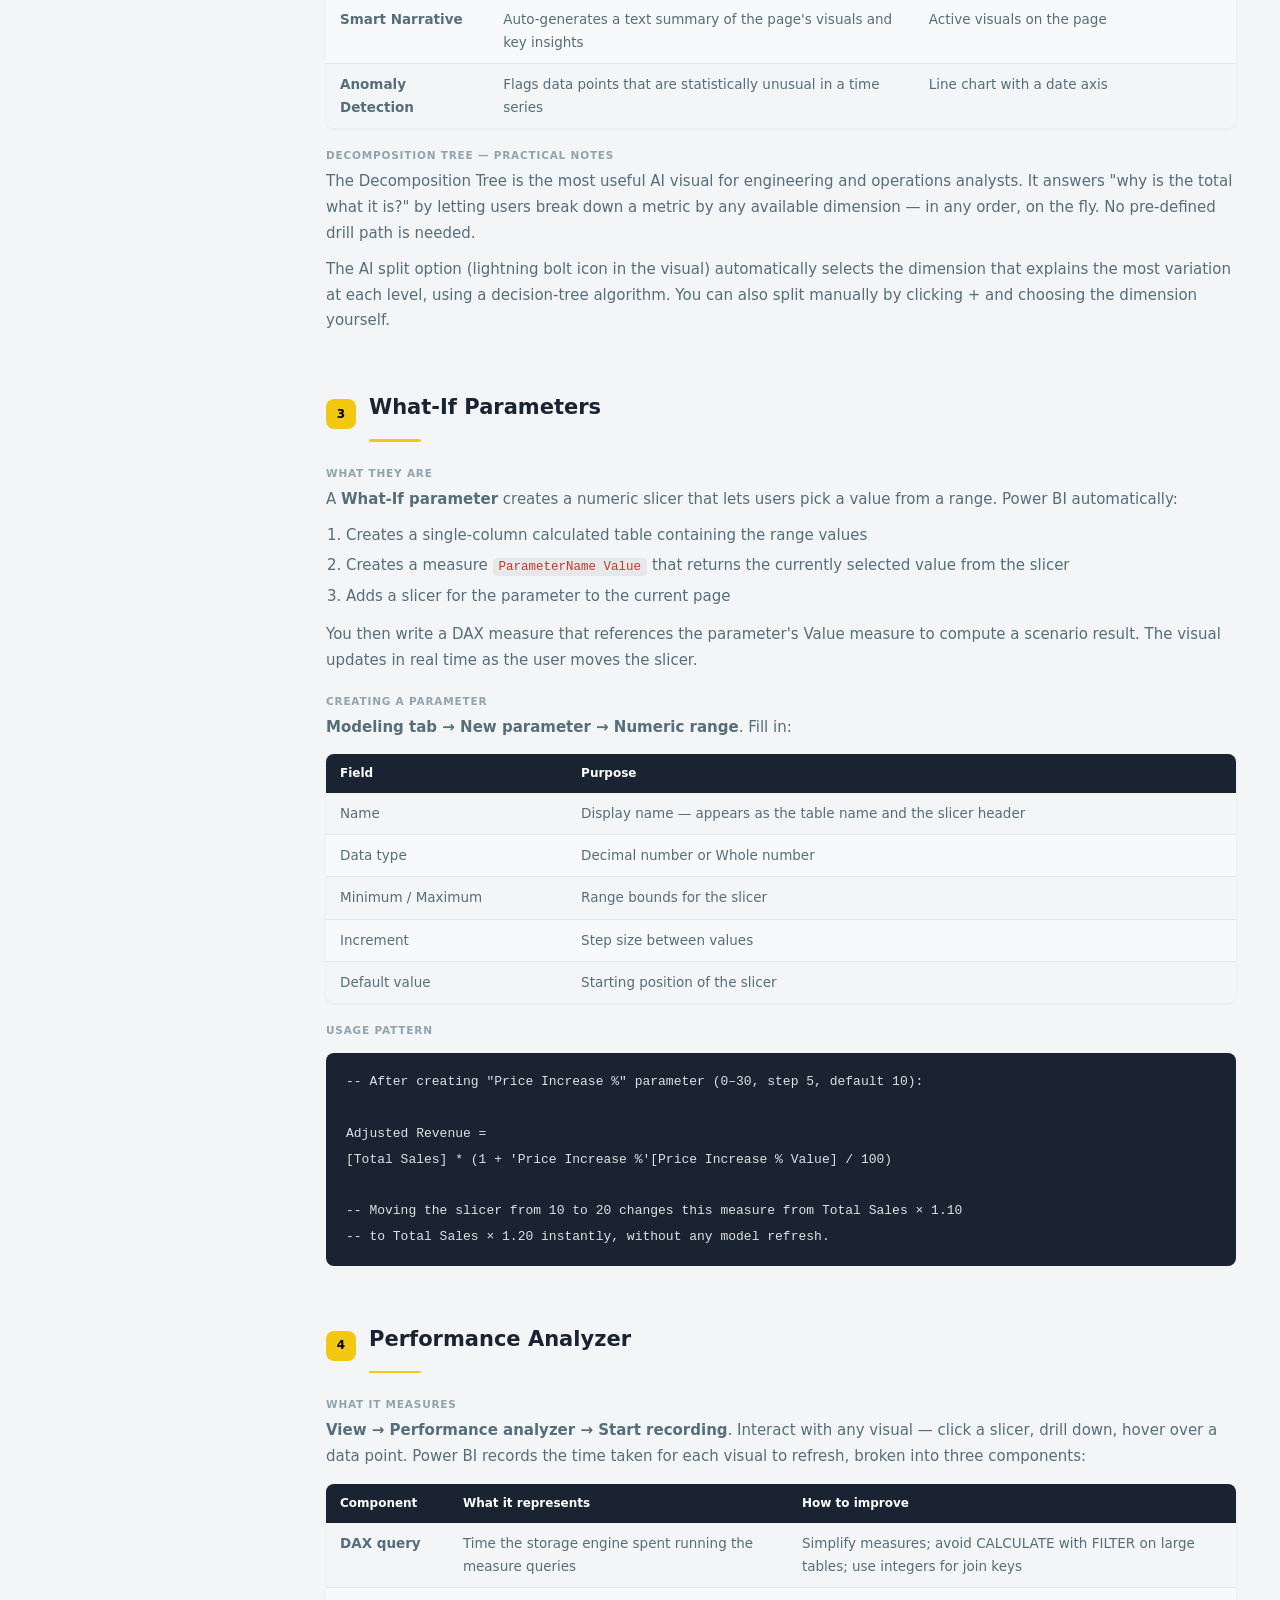
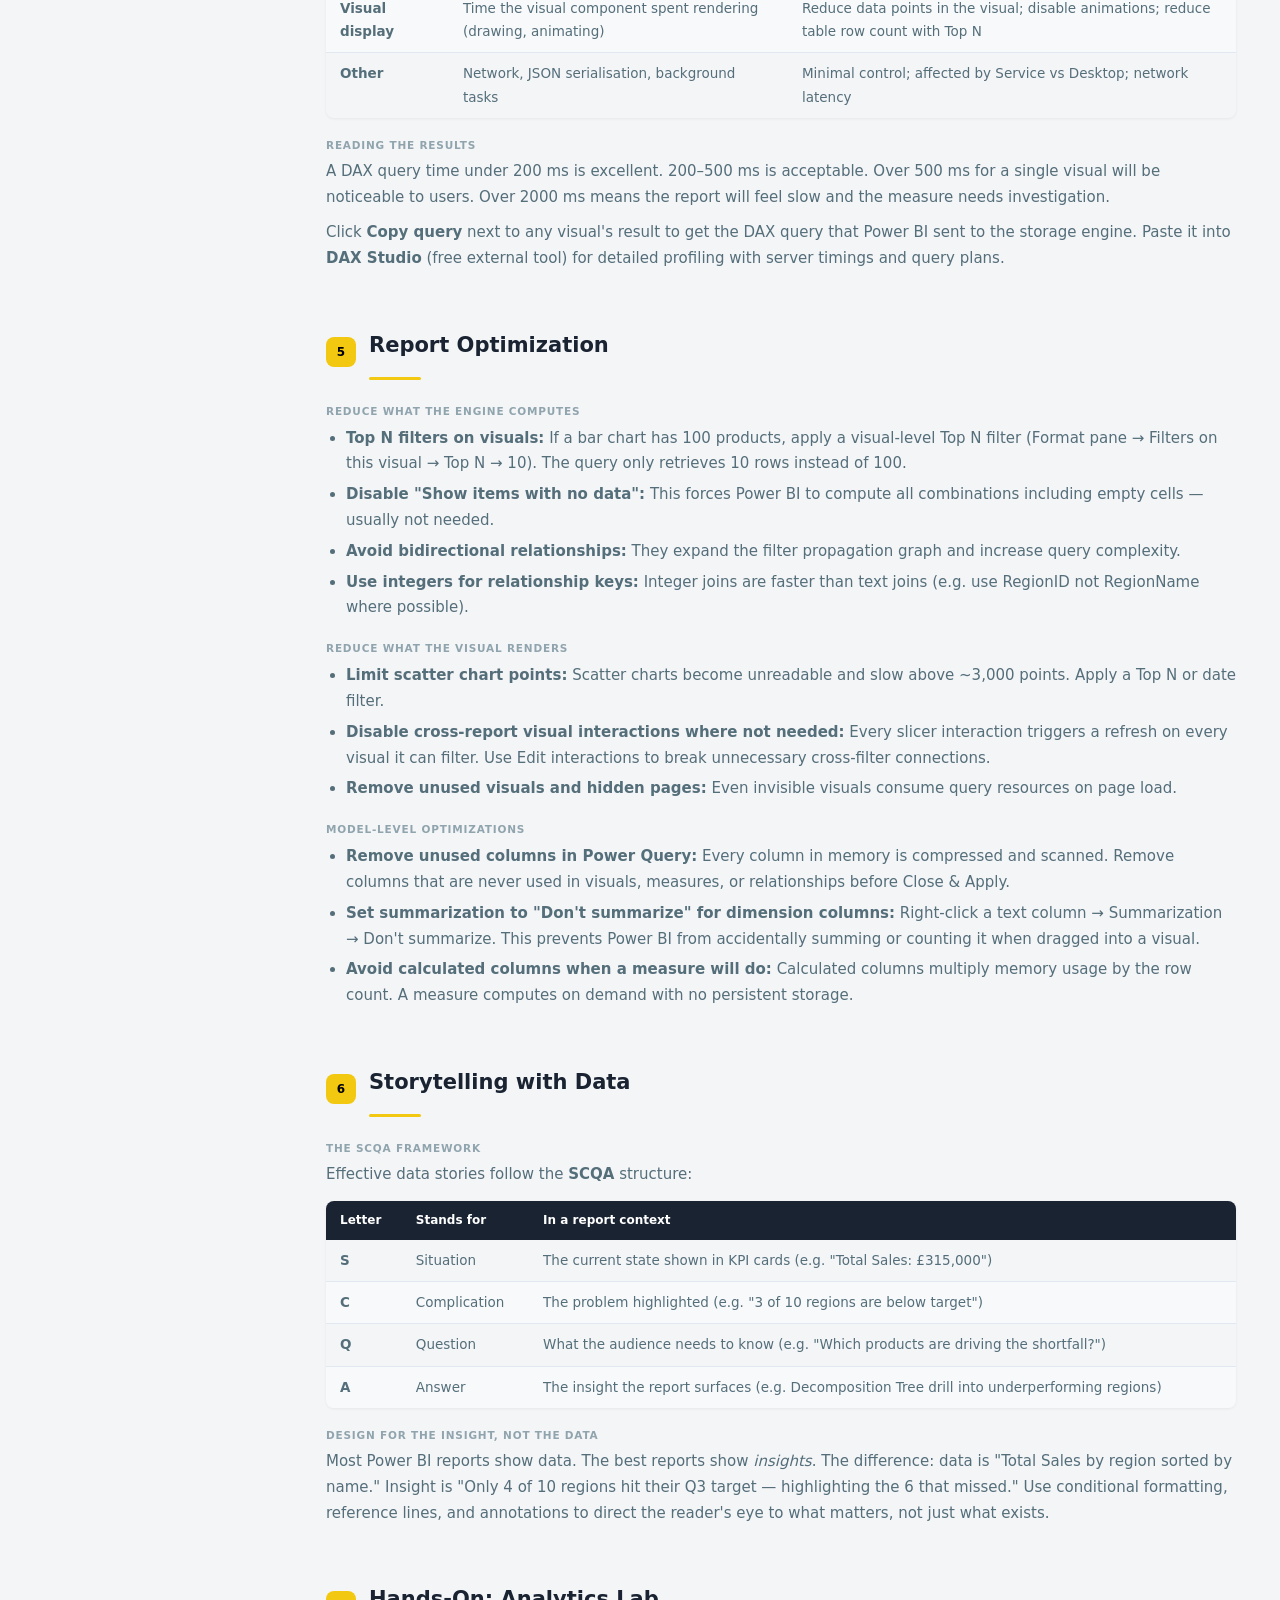
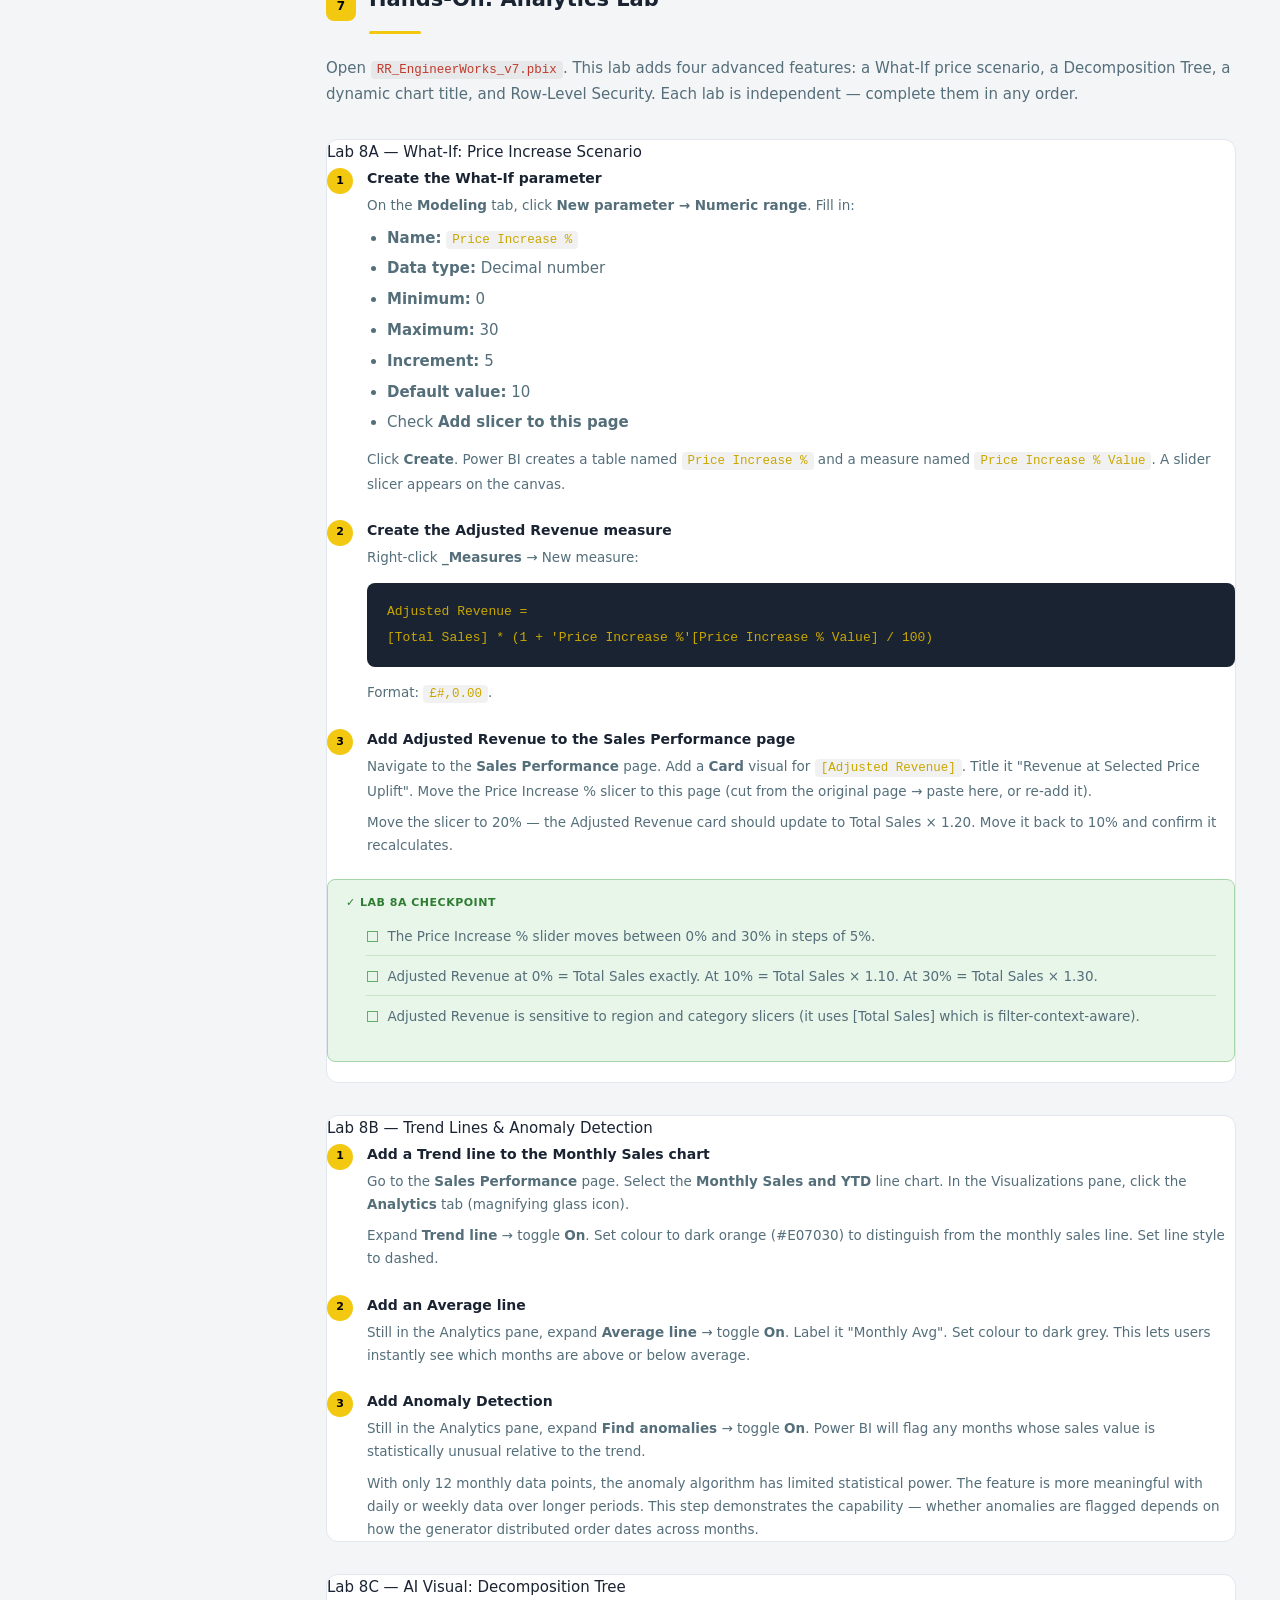
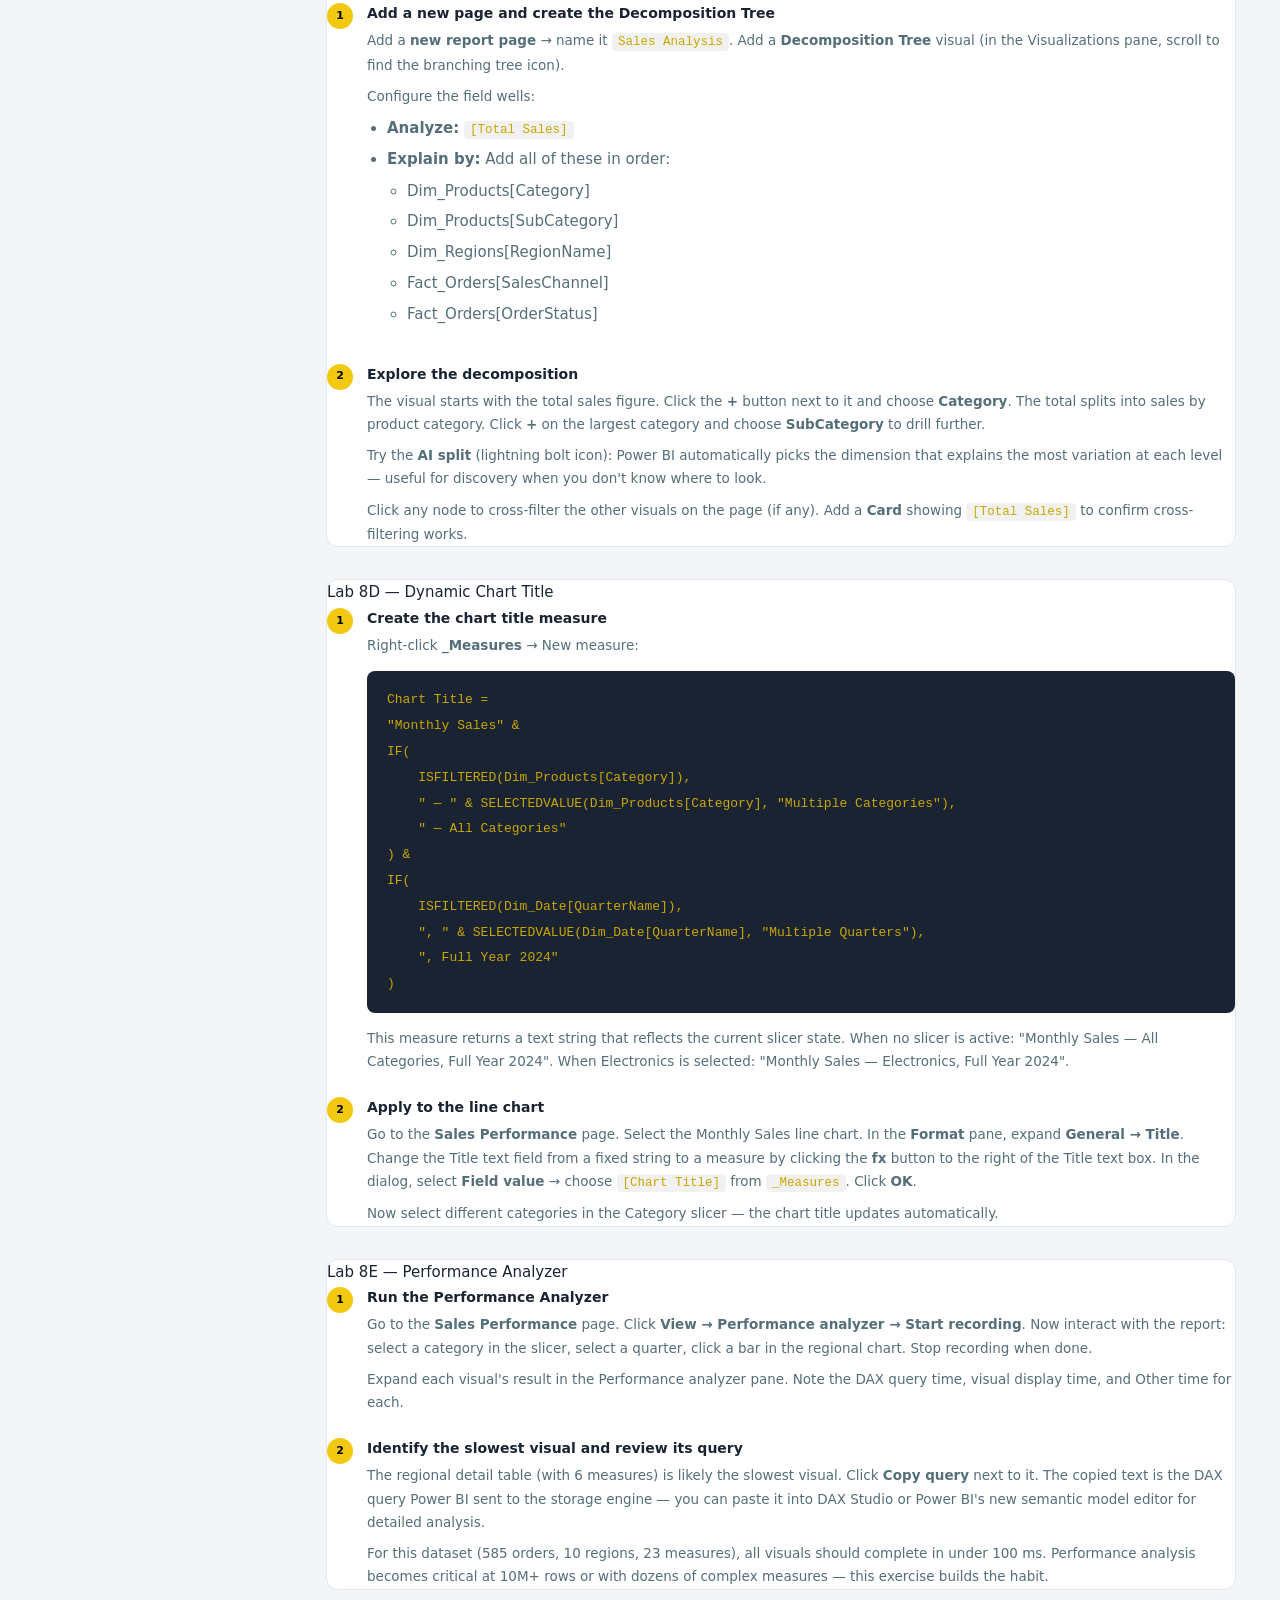
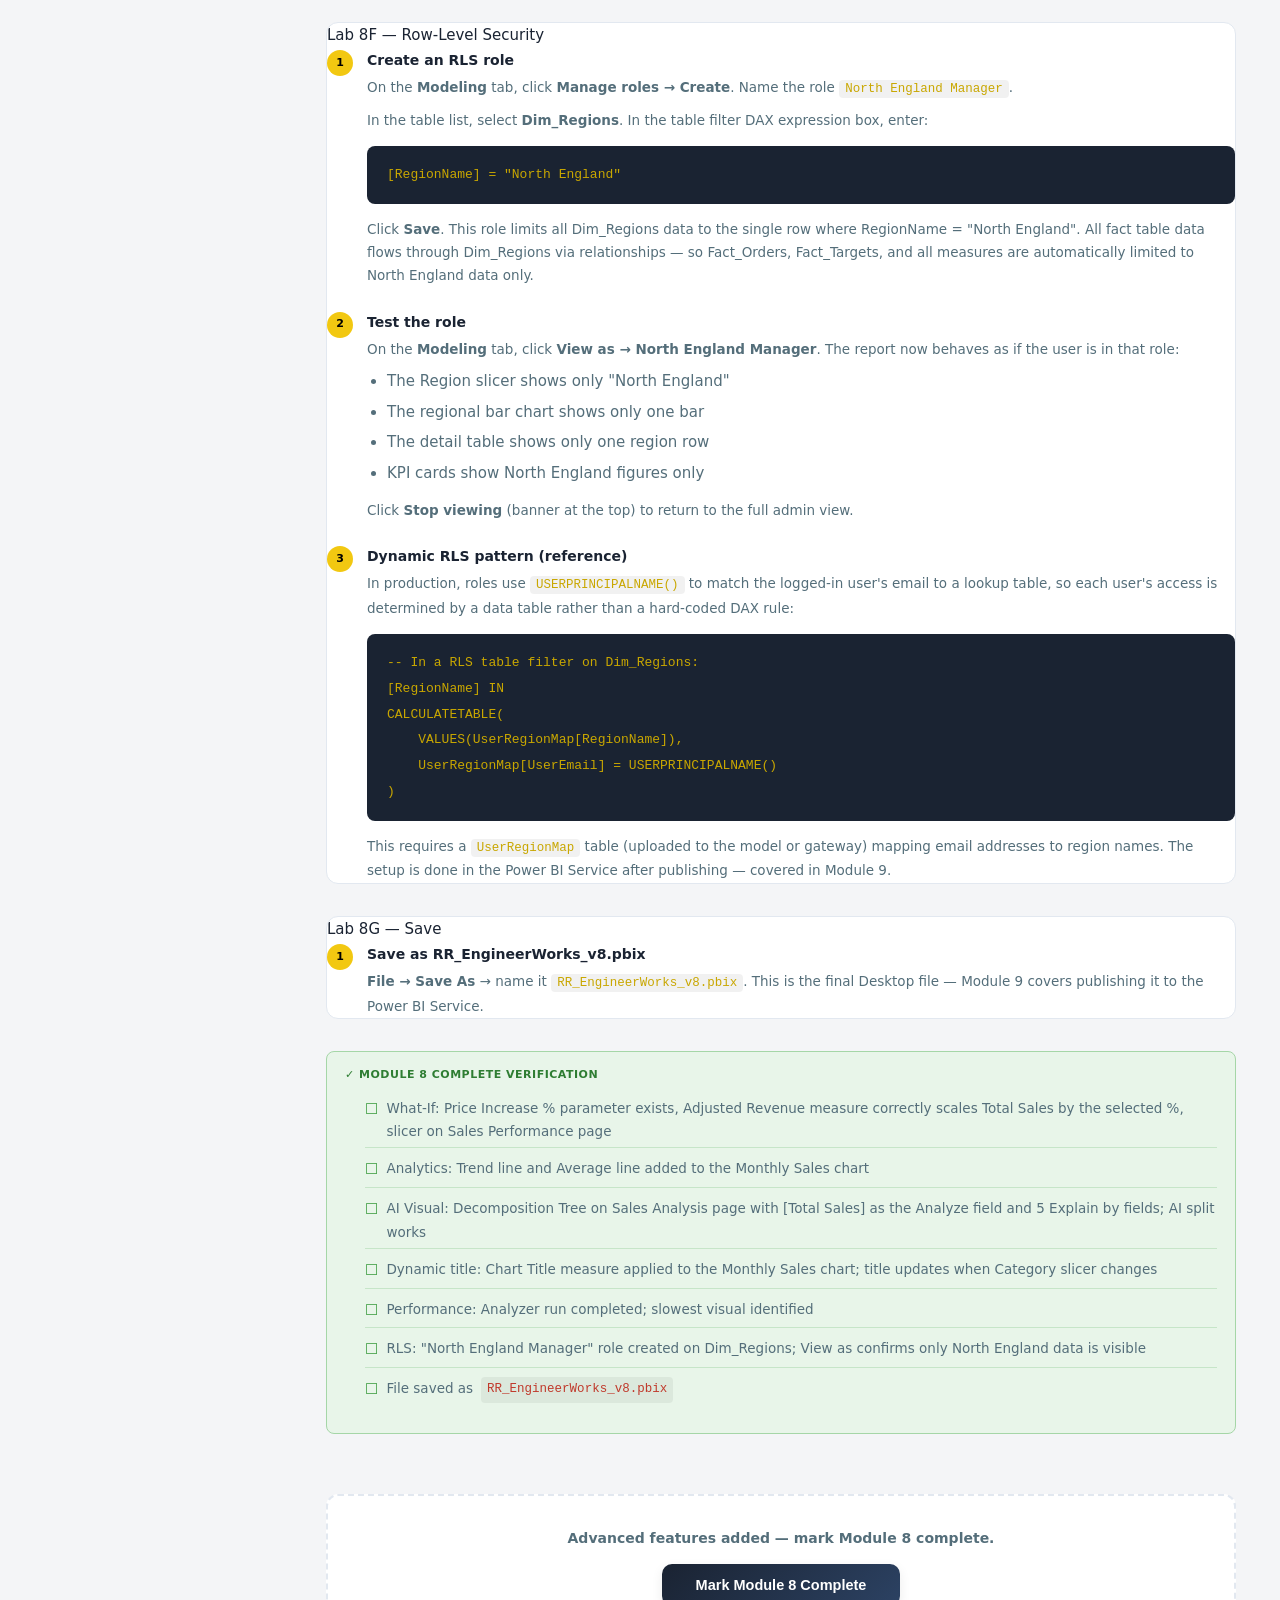
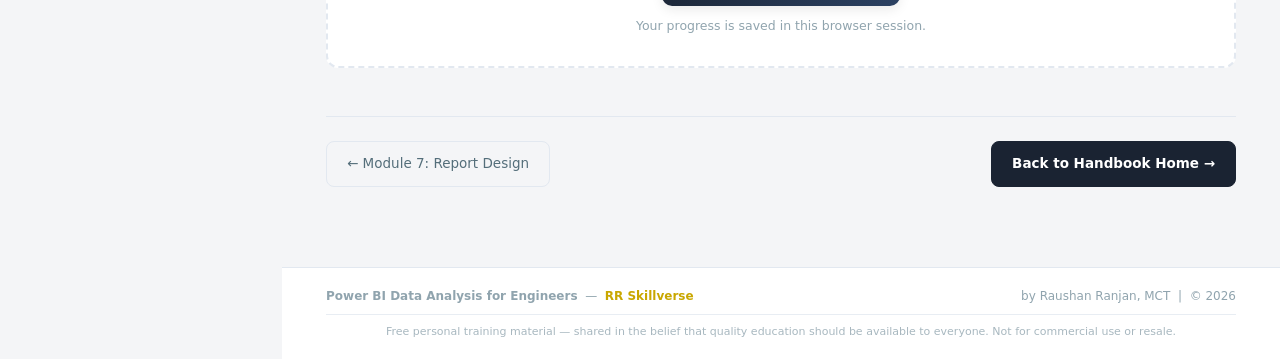
<file: module8.html>
<!DOCTYPE html>
<html lang="en">
<head>
  <meta charset="UTF-8">
  <meta name="viewport" content="width=device-width, initial-scale=1.0">
  <title>Module 8: Advanced Analytics &amp; Performance | Power BI Data Analysis for Engineers</title>
  <link rel="stylesheet" href="css/handbook.css">
</head>
<body>

  <canvas id="confetti-canvas"></canvas>

  <div class="completion-overlay" id="completion-overlay">
    <div class="completion-card">
      <div class="completion-emoji">🎉</div>
      <div class="completion-title">Module 8 Complete!</div>
      <div class="completion-message">What-If scenarios, AI visuals, performance tuning, and row-level security — your report is now production-ready. Module 9 covers publishing it to the Power BI Service and keeping it secure at scale.</div>
      <button class="btn-overlay-close" id="overlay-close">Continue →</button>
    </div>
  </div>

  <div id="sidebar-overlay" class="sidebar-overlay"></div>

  <header class="topbar">
    <button class="sidebar-toggle" id="sidebar-toggle" aria-label="Toggle navigation">
      <span></span><span></span><span></span>
    </button>
    <a href="index.html" class="topbar-brand">
      <div class="brand-icon">PB</div>
      <span>Power BI for Engineers</span>
    </a>
    <div class="search-wrap">
      <span class="search-icon">🔍</span>
      <input type="search" class="search-input" id="search-input"
             placeholder="Search modules and topics…" autocomplete="off" spellcheck="false">
      <div class="search-results" id="search-results"></div>
    </div>
    <div class="topbar-right">
      <span class="topbar-byline">by <a href="https://raushan-ranjan.azurewebsites.net/" target="_blank" rel="noopener noreferrer" class="author-link">Raushan Ranjan</a>, MCT</span>
    </div>
  </header>

  <nav class="sidebar" id="sidebar"></nav>

  <div class="main-layout">
    <main class="page-content">

      <div class="page-header">
        <span class="module-badge">Module 8</span>
        <h1 class="page-title">Advanced Analytics &amp; Performance</h1>
        <p class="page-subtitle">
          A correct report is the baseline. An <em>advanced</em> report lets users ask
          hypothetical questions, reveals hidden drivers of performance, loads quickly
          on any device, and shows each user only the data they are authorised to see.
          This module adds all four capabilities to the RR EngineerWorks dashboard.
        </p>
        <div class="module-meta">
          <span class="meta-pill">⏱ <strong>~3 hours</strong></span>
          <span class="meta-pill">📋 <strong>6 topics</strong> + 1 lab</span>
          <span class="meta-pill">🎯 <strong>Workflow stage:</strong> Analyse &amp; Optimise</span>
          <span class="meta-pill">🔒 <strong>Adds RLS, What-If &amp; AI visuals</strong></span>
        </div>
      </div>

      <!-- ================================================
           TOPIC 1 — Trend Lines & Forecasting
           ================================================ -->
      <section class="topic-section" id="analytics-features">
        <div class="topic-header">
          <div class="topic-num">1</div>
          <h2 class="topic-title">Trend Lines &amp; Forecasting</h2>
        </div>
        <div class="topic-rule"></div>

        <div class="block">
          <div class="block-label">The Analytics Pane</div>
          <p>
            Select any line or scatter chart → in the Visualizations pane, click the
            <strong>Analytics</strong> tab (the magnifying glass icon, next to Format).
            The Analytics pane exposes reference lines and statistical overlays that are
            added to the visual without changing the underlying data or model.
          </p>
          <table class="data-table">
            <thead><tr><th>Analytics option</th><th>What it adds</th><th>Best used for</th></tr></thead>
            <tbody>
              <tr><td><strong>Trend line</strong></td><td>Least-squares linear trend across all data points</td><td>Showing the overall direction of a time series</td></tr>
              <tr><td><strong>Forecast</strong></td><td>ETS (Exponential Triple Smoothing) projection with confidence interval</td><td>Extrapolating recent trend forward</td></tr>
              <tr><td><strong>Constant line</strong></td><td>A horizontal line at a fixed value</td><td>Target / threshold reference</td></tr>
              <tr><td><strong>Min / Max line</strong></td><td>Horizontal lines at the minimum and maximum values in the series</td><td>Showing range bounds</td></tr>
              <tr><td><strong>Average line</strong></td><td>Horizontal line at the series mean</td><td>Comparing each period to the overall average</td></tr>
              <tr><td><strong>Percentile line</strong></td><td>Line at a specified percentile</td><td>Showing distribution thresholds (e.g. P90)</td></tr>
            </tbody>
          </table>
        </div>

        <div class="block">
          <div class="block-label">Forecast Caveats</div>
          <p>
            Power BI's built-in forecast uses ETS, which assumes a seasonal or trend
            pattern in the existing data. With only 12 monthly data points (2024 only),
            forecasts have wide confidence intervals and should be labelled clearly as
            "indicative" rather than predictive. For serious forecasting, use
            Python/R visuals or Azure ML integration.
          </p>
          <p>
            Forecasting requires a continuous date axis — it will not work if the X axis
            contains text (like MonthName). Use <strong>Dim_Date[Date]</strong> or
            <strong>Dim_Date[Month]</strong> on the axis for forecasting.
          </p>
        </div>
      </section>

      <!-- ================================================
           TOPIC 2 — AI Visuals
           ================================================ -->
      <section class="topic-section" id="ai-visuals">
        <div class="topic-header">
          <div class="topic-num">2</div>
          <h2 class="topic-title">AI Visuals</h2>
        </div>
        <div class="topic-rule"></div>

        <div class="block">
          <div class="block-label">Built-in AI Visuals in Power BI</div>
          <table class="data-table">
            <thead><tr><th>Visual</th><th>What it does</th><th>Input required</th></tr></thead>
            <tbody>
              <tr>
                <td><strong>Key Influencers</strong></td>
                <td>Identifies which field values are statistically associated with a measure being high or low</td>
                <td>Analyze field (metric), Explain by fields (potential drivers)</td>
              </tr>
              <tr>
                <td><strong>Decomposition Tree</strong></td>
                <td>Lets users interactively drill into a measure by any combination of dimensions, in any order</td>
                <td>Analyze field (measure), Explain by fields (dimensions to split by)</td>
              </tr>
              <tr>
                <td><strong>Q&amp;A Visual</strong></td>
                <td>Natural language query — users type questions, Power BI generates the matching visual</td>
                <td>Any model with good field names and descriptions</td>
              </tr>
              <tr>
                <td><strong>Smart Narrative</strong></td>
                <td>Auto-generates a text summary of the page's visuals and key insights</td>
                <td>Active visuals on the page</td>
              </tr>
              <tr>
                <td><strong>Anomaly Detection</strong></td>
                <td>Flags data points that are statistically unusual in a time series</td>
                <td>Line chart with a date axis</td>
              </tr>
            </tbody>
          </table>
        </div>

        <div class="block">
          <div class="block-label">Decomposition Tree — Practical Notes</div>
          <p>
            The Decomposition Tree is the most useful AI visual for engineering and
            operations analysts. It answers "why is the total what it is?" by letting
            users break down a metric by any available dimension — in any order, on the
            fly. No pre-defined drill path is needed.
          </p>
          <p>
            The AI split option (lightning bolt icon in the visual) automatically selects
            the dimension that explains the most variation at each level, using a
            decision-tree algorithm. You can also split manually by clicking + and choosing
            the dimension yourself.
          </p>
        </div>
      </section>

      <!-- ================================================
           TOPIC 3 — What-If Parameters
           ================================================ -->
      <section class="topic-section" id="whatif">
        <div class="topic-header">
          <div class="topic-num">3</div>
          <h2 class="topic-title">What-If Parameters</h2>
        </div>
        <div class="topic-rule"></div>

        <div class="block">
          <div class="block-label">What They Are</div>
          <p>
            A <strong>What-If parameter</strong> creates a numeric slicer that lets users
            pick a value from a range. Power BI automatically:
          </p>
          <ol>
            <li>Creates a single-column calculated table containing the range values</li>
            <li>Creates a measure <code>ParameterName Value</code> that returns the
              currently selected value from the slicer</li>
            <li>Adds a slicer for the parameter to the current page</li>
          </ol>
          <p>
            You then write a DAX measure that references the parameter's Value measure to
            compute a scenario result. The visual updates in real time as the user moves the slicer.
          </p>
        </div>

        <div class="block">
          <div class="block-label">Creating a Parameter</div>
          <p>
            <strong>Modeling tab → New parameter → Numeric range</strong>. Fill in:
          </p>
          <table class="data-table">
            <thead><tr><th>Field</th><th>Purpose</th></tr></thead>
            <tbody>
              <tr><td>Name</td><td>Display name — appears as the table name and the slicer header</td></tr>
              <tr><td>Data type</td><td>Decimal number or Whole number</td></tr>
              <tr><td>Minimum / Maximum</td><td>Range bounds for the slicer</td></tr>
              <tr><td>Increment</td><td>Step size between values</td></tr>
              <tr><td>Default value</td><td>Starting position of the slicer</td></tr>
            </tbody>
          </table>
        </div>

        <div class="block">
          <div class="block-label">Usage Pattern</div>
          <pre><code>-- After creating "Price Increase %" parameter (0–30, step 5, default 10):

Adjusted Revenue =
[Total Sales] * (1 + 'Price Increase %'[Price Increase % Value] / 100)

-- Moving the slicer from 10 to 20 changes this measure from Total Sales × 1.10
-- to Total Sales × 1.20 instantly, without any model refresh.</code></pre>
        </div>
      </section>

      <!-- ================================================
           TOPIC 4 — Performance Analyzer
           ================================================ -->
      <section class="topic-section" id="perf-analyzer">
        <div class="topic-header">
          <div class="topic-num">4</div>
          <h2 class="topic-title">Performance Analyzer</h2>
        </div>
        <div class="topic-rule"></div>

        <div class="block">
          <div class="block-label">What It Measures</div>
          <p>
            <strong>View → Performance analyzer → Start recording</strong>. Interact with
            any visual — click a slicer, drill down, hover over a data point. Power BI
            records the time taken for each visual to refresh, broken into three
            components:
          </p>
          <table class="data-table">
            <thead><tr><th>Component</th><th>What it represents</th><th>How to improve</th></tr></thead>
            <tbody>
              <tr>
                <td><strong>DAX query</strong></td>
                <td>Time the storage engine spent running the measure queries</td>
                <td>Simplify measures; avoid CALCULATE with FILTER on large tables; use integers for join keys</td>
              </tr>
              <tr>
                <td><strong>Visual display</strong></td>
                <td>Time the visual component spent rendering (drawing, animating)</td>
                <td>Reduce data points in the visual; disable animations; reduce table row count with Top N</td>
              </tr>
              <tr>
                <td><strong>Other</strong></td>
                <td>Network, JSON serialisation, background tasks</td>
                <td>Minimal control; affected by Service vs Desktop; network latency</td>
              </tr>
            </tbody>
          </table>
        </div>

        <div class="block">
          <div class="block-label">Reading the Results</div>
          <p>
            A DAX query time under 200 ms is excellent. 200–500 ms is acceptable.
            Over 500 ms for a single visual will be noticeable to users. Over 2000 ms
            means the report will feel slow and the measure needs investigation.
          </p>
          <p>
            Click <strong>Copy query</strong> next to any visual's result to get the
            DAX query that Power BI sent to the storage engine. Paste it into
            <strong>DAX Studio</strong> (free external tool) for detailed profiling
            with server timings and query plans.
          </p>
        </div>
      </section>

      <!-- ================================================
           TOPIC 5 — Report Optimization
           ================================================ -->
      <section class="topic-section" id="optimization">
        <div class="topic-header">
          <div class="topic-num">5</div>
          <h2 class="topic-title">Report Optimization</h2>
        </div>
        <div class="topic-rule"></div>

        <div class="block">
          <div class="block-label">Reduce What the Engine Computes</div>
          <ul>
            <li><strong>Top N filters on visuals:</strong> If a bar chart has 100 products, apply a visual-level Top N filter (Format pane → Filters on this visual → Top N → 10). The query only retrieves 10 rows instead of 100.</li>
            <li><strong>Disable "Show items with no data":</strong> This forces Power BI to compute all combinations including empty cells — usually not needed.</li>
            <li><strong>Avoid bidirectional relationships:</strong> They expand the filter propagation graph and increase query complexity.</li>
            <li><strong>Use integers for relationship keys:</strong> Integer joins are faster than text joins (e.g. use RegionID not RegionName where possible).</li>
          </ul>
        </div>

        <div class="block">
          <div class="block-label">Reduce What the Visual Renders</div>
          <ul>
            <li><strong>Limit scatter chart points:</strong> Scatter charts become unreadable and slow above ~3,000 points. Apply a Top N or date filter.</li>
            <li><strong>Disable cross-report visual interactions where not needed:</strong> Every slicer interaction triggers a refresh on every visual it can filter. Use Edit interactions to break unnecessary cross-filter connections.</li>
            <li><strong>Remove unused visuals and hidden pages:</strong> Even invisible visuals consume query resources on page load.</li>
          </ul>
        </div>

        <div class="block">
          <div class="block-label">Model-Level Optimizations</div>
          <ul>
            <li><strong>Remove unused columns in Power Query:</strong> Every column in memory is compressed and scanned. Remove columns that are never used in visuals, measures, or relationships before Close &amp; Apply.</li>
            <li><strong>Set summarization to "Don't summarize" for dimension columns:</strong> Right-click a text column → Summarization → Don't summarize. This prevents Power BI from accidentally summing or counting it when dragged into a visual.</li>
            <li><strong>Avoid calculated columns when a measure will do:</strong> Calculated columns multiply memory usage by the row count. A measure computes on demand with no persistent storage.</li>
          </ul>
        </div>
      </section>

      <!-- ================================================
           TOPIC 6 — Storytelling with Data
           ================================================ -->
      <section class="topic-section" id="storytelling">
        <div class="topic-header">
          <div class="topic-num">6</div>
          <h2 class="topic-title">Storytelling with Data</h2>
        </div>
        <div class="topic-rule"></div>

        <div class="block">
          <div class="block-label">The SCQA Framework</div>
          <p>
            Effective data stories follow the <strong>SCQA</strong> structure:
          </p>
          <table class="data-table">
            <thead><tr><th>Letter</th><th>Stands for</th><th>In a report context</th></tr></thead>
            <tbody>
              <tr><td><strong>S</strong></td><td>Situation</td><td>The current state shown in KPI cards (e.g. "Total Sales: £315,000")</td></tr>
              <tr><td><strong>C</strong></td><td>Complication</td><td>The problem highlighted (e.g. "3 of 10 regions are below target")</td></tr>
              <tr><td><strong>Q</strong></td><td>Question</td><td>What the audience needs to know (e.g. "Which products are driving the shortfall?")</td></tr>
              <tr><td><strong>A</strong></td><td>Answer</td><td>The insight the report surfaces (e.g. Decomposition Tree drill into underperforming regions)</td></tr>
            </tbody>
          </table>
        </div>

        <div class="block">
          <div class="block-label">Design for the Insight, Not the Data</div>
          <p>
            Most Power BI reports show data. The best reports show <em>insights</em>.
            The difference: data is "Total Sales by region sorted by name." Insight is
            "Only 4 of 10 regions hit their Q3 target — highlighting the 6 that missed."
            Use conditional formatting, reference lines, and annotations to direct the
            reader's eye to what matters, not just what exists.
          </p>
        </div>
      </section>

      <!-- ================================================
           TOPIC 7 — Lab 8: Analytics Lab
           ================================================ -->
      <section class="topic-section" id="lab-analytics">
        <div class="topic-header">
          <div class="topic-num">7</div>
          <h2 class="topic-title">Hands-On: Analytics Lab</h2>
        </div>
        <div class="topic-rule"></div>

        <p>
          Open <code>RR_EngineerWorks_v7.pbix</code>. This lab adds four advanced
          features: a What-If price scenario, a Decomposition Tree, a dynamic chart
          title, and Row-Level Security. Each lab is independent — complete them in any order.
        </p>

        <!-- ---- Lab 8A: What-If ---- -->
        <div class="lab-box" id="lab-8a">
          <div class="lab-title">Lab 8A — What-If: Price Increase Scenario</div>

          <div class="step">
            <div class="step-n">1</div>
            <div class="step-body">
              <div class="step-title">Create the What-If parameter</div>
              <p>
                On the <strong>Modeling</strong> tab, click <strong>New parameter →
                Numeric range</strong>. Fill in:
              </p>
              <ul>
                <li><strong>Name:</strong> <code>Price Increase %</code></li>
                <li><strong>Data type:</strong> Decimal number</li>
                <li><strong>Minimum:</strong> 0</li>
                <li><strong>Maximum:</strong> 30</li>
                <li><strong>Increment:</strong> 5</li>
                <li><strong>Default value:</strong> 10</li>
                <li>Check <strong>Add slicer to this page</strong></li>
              </ul>
              <p>
                Click <strong>Create</strong>. Power BI creates a table named
                <code>Price Increase %</code> and a measure named
                <code>Price Increase % Value</code>. A slider slicer appears on the canvas.
              </p>
            </div>
          </div>

          <div class="step">
            <div class="step-n">2</div>
            <div class="step-body">
              <div class="step-title">Create the Adjusted Revenue measure</div>
              <p>
                Right-click <strong>_Measures</strong> → New measure:
              </p>
              <pre><code>Adjusted Revenue =
[Total Sales] * (1 + 'Price Increase %'[Price Increase % Value] / 100)</code></pre>
              <p>
                Format: <code>£#,0.00</code>.
              </p>
            </div>
          </div>

          <div class="step">
            <div class="step-n">3</div>
            <div class="step-body">
              <div class="step-title">Add Adjusted Revenue to the Sales Performance page</div>
              <p>
                Navigate to the <strong>Sales Performance</strong> page. Add a
                <strong>Card</strong> visual for <code>[Adjusted Revenue]</code>. Title it
                "Revenue at Selected Price Uplift". Move the Price Increase % slicer to
                this page (cut from the original page → paste here, or re-add it).
              </p>
              <p>
                Move the slicer to 20% — the Adjusted Revenue card should update to
                Total Sales × 1.20. Move it back to 10% and confirm it recalculates.
              </p>
            </div>
          </div>

          <div class="verify-box">
            <div class="verify-title">✓ Lab 8A Checkpoint</div>
            <ul class="verify-list">
              <li>The Price Increase % slider moves between 0% and 30% in steps of 5%.</li>
              <li>Adjusted Revenue at 0% = Total Sales exactly. At 10% = Total Sales × 1.10. At 30% = Total Sales × 1.30.</li>
              <li>Adjusted Revenue is sensitive to region and category slicers (it uses [Total Sales] which is filter-context-aware).</li>
            </ul>
          </div>
        </div>

        <!-- ---- Lab 8B: Trend & Forecast ---- -->
        <div class="lab-box" id="lab-8b">
          <div class="lab-title">Lab 8B — Trend Lines &amp; Anomaly Detection</div>

          <div class="step">
            <div class="step-n">1</div>
            <div class="step-body">
              <div class="step-title">Add a Trend line to the Monthly Sales chart</div>
              <p>
                Go to the <strong>Sales Performance</strong> page. Select the
                <strong>Monthly Sales and YTD</strong> line chart. In the
                Visualizations pane, click the <strong>Analytics</strong> tab
                (magnifying glass icon).
              </p>
              <p>
                Expand <strong>Trend line</strong> → toggle <strong>On</strong>. Set
                colour to dark orange (#E07030) to distinguish from the monthly sales line.
                Set line style to dashed.
              </p>
            </div>
          </div>

          <div class="step">
            <div class="step-n">2</div>
            <div class="step-body">
              <div class="step-title">Add an Average line</div>
              <p>
                Still in the Analytics pane, expand <strong>Average line</strong> →
                toggle <strong>On</strong>. Label it "Monthly Avg". Set colour to
                dark grey. This lets users instantly see which months are above or
                below average.
              </p>
            </div>
          </div>

          <div class="step">
            <div class="step-n">3</div>
            <div class="step-body">
              <div class="step-title">Add Anomaly Detection</div>
              <p>
                Still in the Analytics pane, expand <strong>Find anomalies</strong> →
                toggle <strong>On</strong>. Power BI will flag any months whose sales
                value is statistically unusual relative to the trend.
              </p>
              <p class="block-note">
                With only 12 monthly data points, the anomaly algorithm has limited
                statistical power. The feature is more meaningful with daily or weekly
                data over longer periods. This step demonstrates the capability —
                whether anomalies are flagged depends on how the generator distributed
                order dates across months.
              </p>
            </div>
          </div>
        </div>

        <!-- ---- Lab 8C: Decomposition Tree ---- -->
        <div class="lab-box" id="lab-8c">
          <div class="lab-title">Lab 8C — AI Visual: Decomposition Tree</div>

          <div class="step">
            <div class="step-n">1</div>
            <div class="step-body">
              <div class="step-title">Add a new page and create the Decomposition Tree</div>
              <p>
                Add a <strong>new report page</strong> → name it
                <code>Sales Analysis</code>. Add a <strong>Decomposition Tree</strong>
                visual (in the Visualizations pane, scroll to find the branching tree
                icon).
              </p>
              <p>
                Configure the field wells:
              </p>
              <ul>
                <li><strong>Analyze:</strong> <code>[Total Sales]</code></li>
                <li><strong>Explain by:</strong> Add all of these in order:
                  <ul>
                    <li>Dim_Products[Category]</li>
                    <li>Dim_Products[SubCategory]</li>
                    <li>Dim_Regions[RegionName]</li>
                    <li>Fact_Orders[SalesChannel]</li>
                    <li>Fact_Orders[OrderStatus]</li>
                  </ul>
                </li>
              </ul>
            </div>
          </div>

          <div class="step">
            <div class="step-n">2</div>
            <div class="step-body">
              <div class="step-title">Explore the decomposition</div>
              <p>
                The visual starts with the total sales figure. Click the <strong>+</strong>
                button next to it and choose <strong>Category</strong>. The total splits into
                sales by product category. Click <strong>+</strong> on the largest category
                and choose <strong>SubCategory</strong> to drill further.
              </p>
              <p>
                Try the <strong>AI split</strong> (lightning bolt icon): Power BI
                automatically picks the dimension that explains the most variation at
                each level — useful for discovery when you don't know where to look.
              </p>
              <p>
                Click any node to cross-filter the other visuals on the page (if any).
                Add a <strong>Card</strong> showing <code>[Total Sales]</code> to confirm
                cross-filtering works.
              </p>
            </div>
          </div>
        </div>

        <!-- ---- Lab 8D: Dynamic Title ---- -->
        <div class="lab-box" id="lab-8d">
          <div class="lab-title">Lab 8D — Dynamic Chart Title</div>

          <div class="step">
            <div class="step-n">1</div>
            <div class="step-body">
              <div class="step-title">Create the chart title measure</div>
              <p>
                Right-click <strong>_Measures</strong> → New measure:
              </p>
              <pre><code>Chart Title =
"Monthly Sales" &amp;
IF(
    ISFILTERED(Dim_Products[Category]),
    " — " &amp; SELECTEDVALUE(Dim_Products[Category], "Multiple Categories"),
    " — All Categories"
) &amp;
IF(
    ISFILTERED(Dim_Date[QuarterName]),
    ", " &amp; SELECTEDVALUE(Dim_Date[QuarterName], "Multiple Quarters"),
    ", Full Year 2024"
)</code></pre>
              <p>
                This measure returns a text string that reflects the current slicer state.
                When no slicer is active: "Monthly Sales — All Categories, Full Year 2024".
                When Electronics is selected: "Monthly Sales — Electronics, Full Year 2024".
              </p>
            </div>
          </div>

          <div class="step">
            <div class="step-n">2</div>
            <div class="step-body">
              <div class="step-title">Apply to the line chart</div>
              <p>
                Go to the <strong>Sales Performance</strong> page. Select the Monthly
                Sales line chart. In the <strong>Format</strong> pane, expand
                <strong>General → Title</strong>. Change the Title text field from a
                fixed string to a measure by clicking the <strong>fx</strong> button to
                the right of the Title text box. In the dialog, select
                <strong>Field value</strong> → choose <code>[Chart Title]</code> from
                <code>_Measures</code>. Click <strong>OK</strong>.
              </p>
              <p>
                Now select different categories in the Category slicer — the chart title
                updates automatically.
              </p>
            </div>
          </div>
        </div>

        <!-- ---- Lab 8E: Performance Analyzer ---- -->
        <div class="lab-box" id="lab-8e">
          <div class="lab-title">Lab 8E — Performance Analyzer</div>

          <div class="step">
            <div class="step-n">1</div>
            <div class="step-body">
              <div class="step-title">Run the Performance Analyzer</div>
              <p>
                Go to the <strong>Sales Performance</strong> page. Click
                <strong>View → Performance analyzer → Start recording</strong>. Now
                interact with the report: select a category in the slicer, select a
                quarter, click a bar in the regional chart. Stop recording when done.
              </p>
              <p>
                Expand each visual's result in the Performance analyzer pane. Note the
                DAX query time, visual display time, and Other time for each.
              </p>
            </div>
          </div>

          <div class="step">
            <div class="step-n">2</div>
            <div class="step-body">
              <div class="step-title">Identify the slowest visual and review its query</div>
              <p>
                The regional detail table (with 6 measures) is likely the slowest visual.
                Click <strong>Copy query</strong> next to it. The copied text is the DAX
                query Power BI sent to the storage engine — you can paste it into DAX
                Studio or Power BI's new semantic model editor for detailed analysis.
              </p>
              <p class="block-note">
                For this dataset (585 orders, 10 regions, 23 measures), all visuals
                should complete in under 100 ms. Performance analysis becomes critical
                at 10M+ rows or with dozens of complex measures — this exercise builds
                the habit.
              </p>
            </div>
          </div>
        </div>

        <!-- ---- Lab 8F: RLS ---- -->
        <div class="lab-box" id="lab-8f">
          <div class="lab-title">Lab 8F — Row-Level Security</div>

          <div class="step">
            <div class="step-n">1</div>
            <div class="step-body">
              <div class="step-title">Create an RLS role</div>
              <p>
                On the <strong>Modeling</strong> tab, click <strong>Manage roles →
                Create</strong>. Name the role <code>North England Manager</code>.
              </p>
              <p>
                In the table list, select <strong>Dim_Regions</strong>. In the
                table filter DAX expression box, enter:
              </p>
              <pre><code>[RegionName] = "North England"</code></pre>
              <p>
                Click <strong>Save</strong>. This role limits all Dim_Regions data to the
                single row where RegionName = "North England". All fact table data flows
                through Dim_Regions via relationships — so Fact_Orders, Fact_Targets,
                and all measures are automatically limited to North England data only.
              </p>
            </div>
          </div>

          <div class="step">
            <div class="step-n">2</div>
            <div class="step-body">
              <div class="step-title">Test the role</div>
              <p>
                On the <strong>Modeling</strong> tab, click <strong>View as → North
                England Manager</strong>. The report now behaves as if the user is in
                that role:
              </p>
              <ul>
                <li>The Region slicer shows only "North England"</li>
                <li>The regional bar chart shows only one bar</li>
                <li>The detail table shows only one region row</li>
                <li>KPI cards show North England figures only</li>
              </ul>
              <p>
                Click <strong>Stop viewing</strong> (banner at the top) to return to the
                full admin view.
              </p>
            </div>
          </div>

          <div class="step">
            <div class="step-n">3</div>
            <div class="step-body">
              <div class="step-title">Dynamic RLS pattern (reference)</div>
              <p>
                In production, roles use <code>USERPRINCIPALNAME()</code> to match the
                logged-in user's email to a lookup table, so each user's access is
                determined by a data table rather than a hard-coded DAX rule:
              </p>
              <pre><code>-- In a RLS table filter on Dim_Regions:
[RegionName] IN
CALCULATETABLE(
    VALUES(UserRegionMap[RegionName]),
    UserRegionMap[UserEmail] = USERPRINCIPALNAME()
)</code></pre>
              <p>
                This requires a <code>UserRegionMap</code> table (uploaded to the model
                or gateway) mapping email addresses to region names. The setup is done
                in the Power BI Service after publishing — covered in Module 9.
              </p>
            </div>
          </div>
        </div>

        <!-- Final save -->
        <div class="lab-box" id="lab-8g">
          <div class="lab-title">Lab 8G — Save</div>

          <div class="step">
            <div class="step-n">1</div>
            <div class="step-body">
              <div class="step-title">Save as RR_EngineerWorks_v8.pbix</div>
              <p>
                <strong>File → Save As</strong> → name it
                <code>RR_EngineerWorks_v8.pbix</code>. This is the final Desktop file
                — Module 9 covers publishing it to the Power BI Service.
              </p>
            </div>
          </div>
        </div>

        <!-- Full verify checklist -->
        <div class="verify-box">
          <div class="verify-title">✓ Module 8 Complete Verification</div>
          <ul class="verify-list">
            <li>What-If: Price Increase % parameter exists, Adjusted Revenue measure correctly scales Total Sales by the selected %, slicer on Sales Performance page</li>
            <li>Analytics: Trend line and Average line added to the Monthly Sales chart</li>
            <li>AI Visual: Decomposition Tree on Sales Analysis page with [Total Sales] as the Analyze field and 5 Explain by fields; AI split works</li>
            <li>Dynamic title: Chart Title measure applied to the Monthly Sales chart; title updates when Category slicer changes</li>
            <li>Performance: Analyzer run completed; slowest visual identified</li>
            <li>RLS: "North England Manager" role created on Dim_Regions; View as confirms only North England data is visible</li>
            <li>File saved as <code>RR_EngineerWorks_v8.pbix</code></li>
          </ul>
        </div>

      </section><!-- /lab-analytics -->

      <!-- ================================================
           MARK COMPLETE
           ================================================ -->
      <div class="complete-zone" id="complete-zone">
        <div class="complete-zone-title">Advanced features added — mark Module 8 complete.</div>
        <button class="btn-complete" id="btn-complete">Mark Module 8 Complete</button>
        <p class="complete-hint">Your progress is saved in this browser session.</p>
        <p class="complete-done-msg">✓ Module 8 complete — production-ready report!</p>
      </div>

      <nav class="page-nav">
        <a href="module7.html" class="page-nav-btn">← Module 7: Report Design</a>
        <a href="index.html" class="page-nav-btn primary">Back to Handbook Home →</a>
      </nav>

    </main>

    <footer>
      <span>
        <strong>Power BI Data Analysis for Engineers</strong> &nbsp;—&nbsp;
        <span class="footer-brand">RR Skillverse</span>
      </span>
      <span>by <a href="https://raushan-ranjan.azurewebsites.net/" target="_blank" rel="noopener noreferrer" class="author-link">Raushan Ranjan</a>, MCT &nbsp;|&nbsp; © 2026</span>
      <span class="footer-disclaimer">Free personal training material &mdash; shared in the belief that quality education should be available to everyone. Not for commercial use or resale.</span>
    </footer>
  </div>

  <script>
    window.CURRENT_MODULE_ID = 8;
  </script>
  <script src="js/handbook.js"></script>
</body>
</html>
</file>
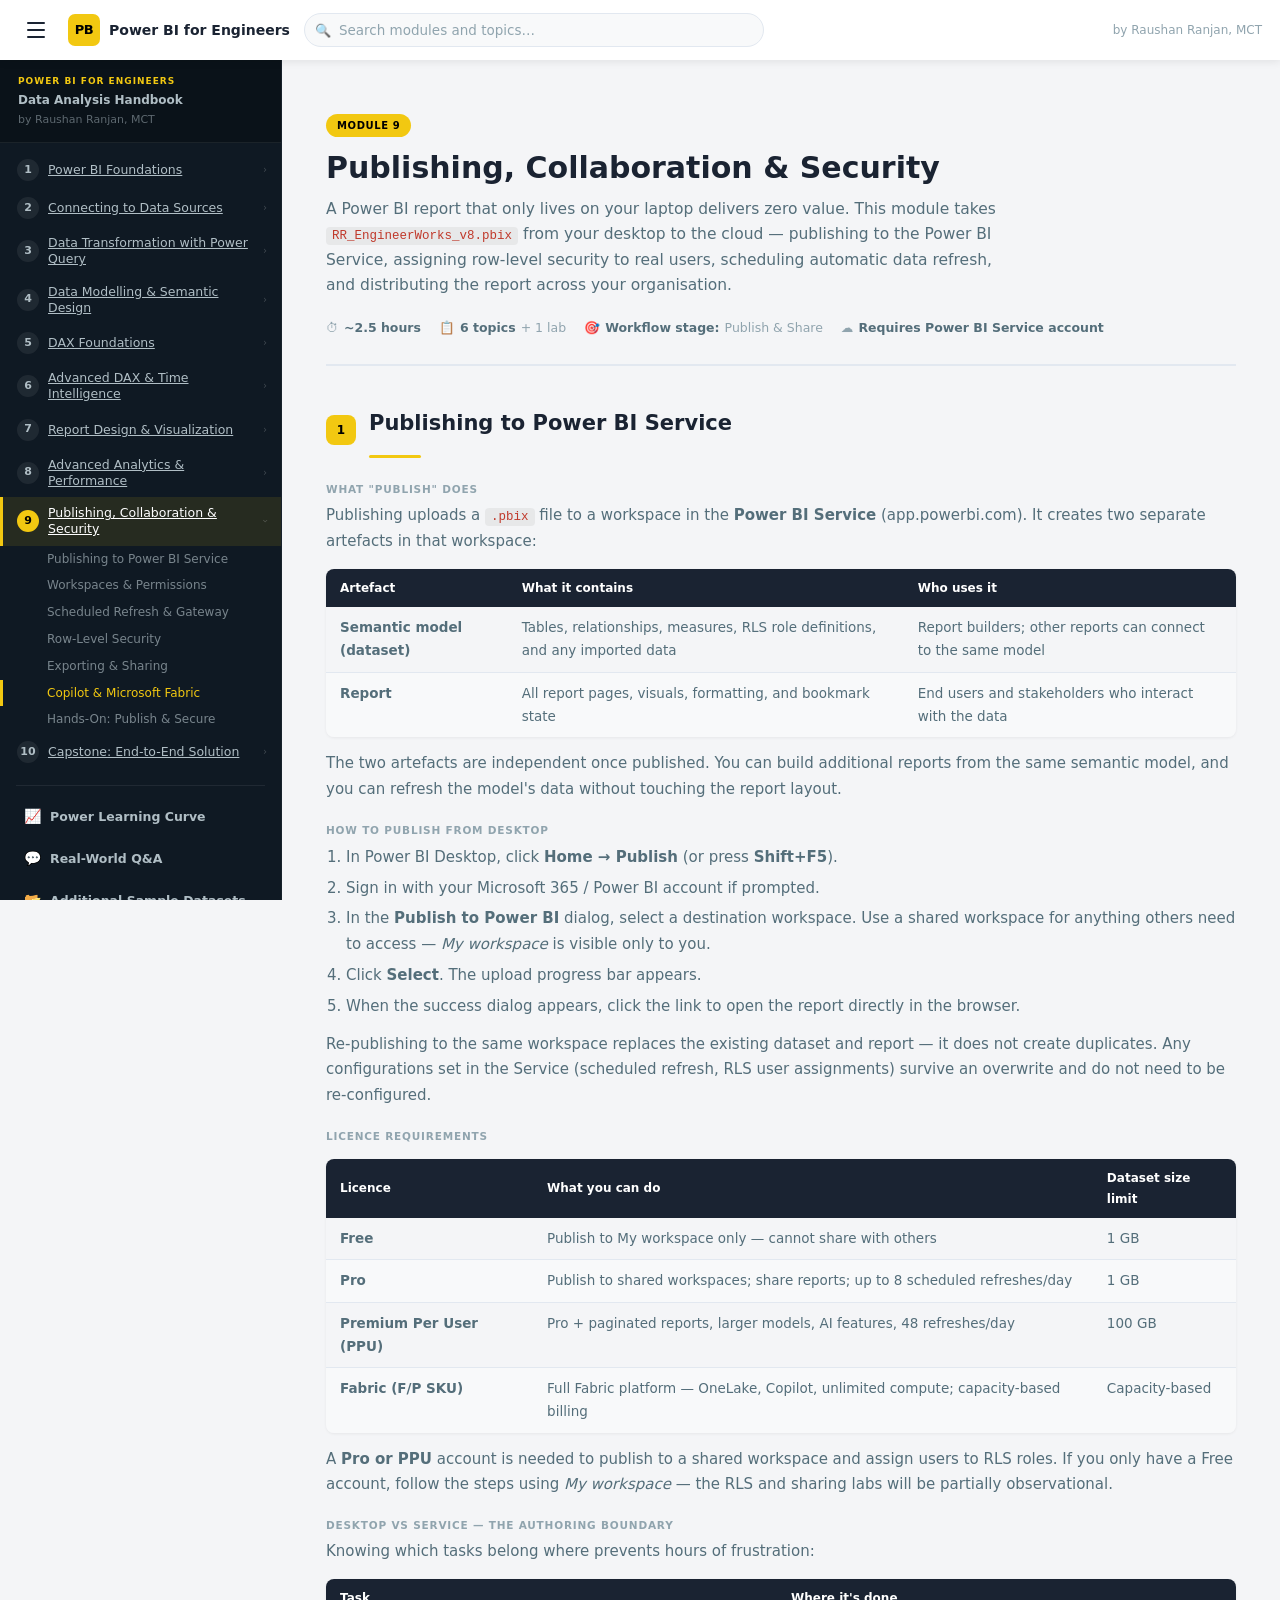
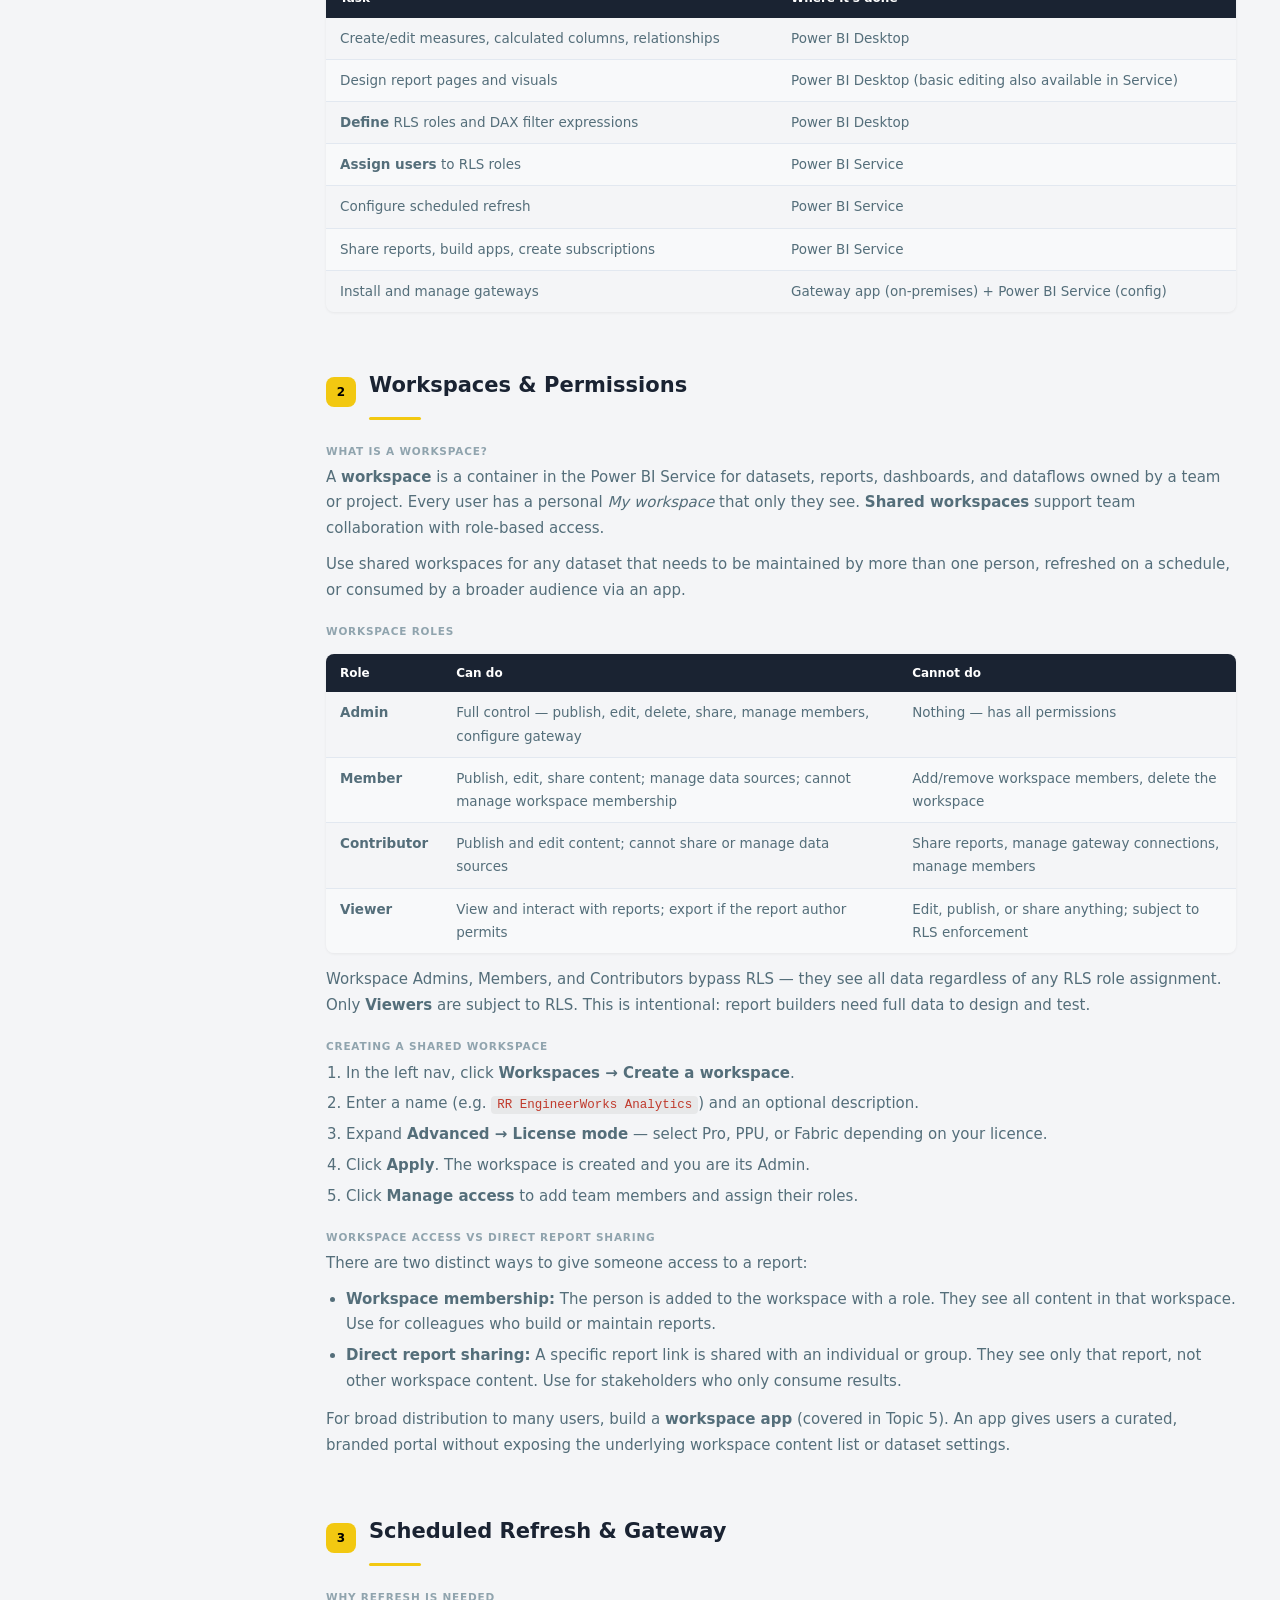
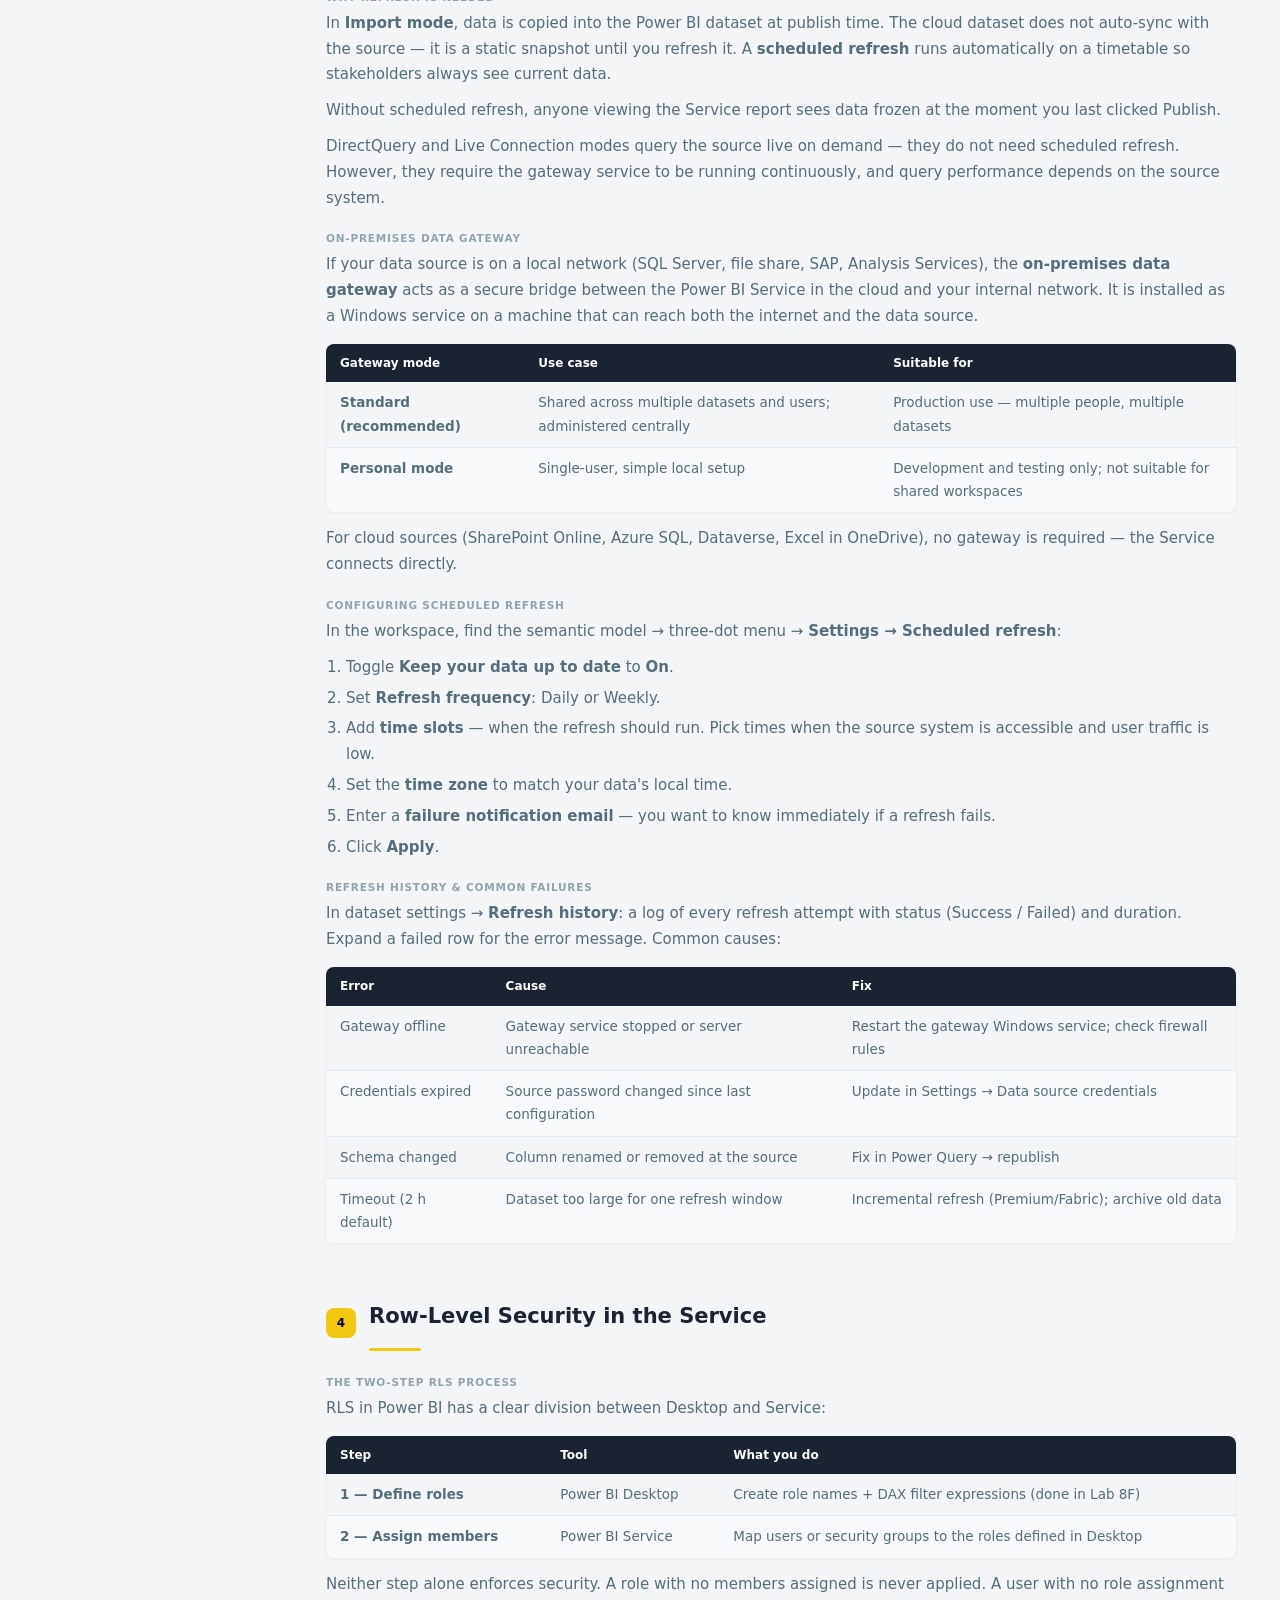
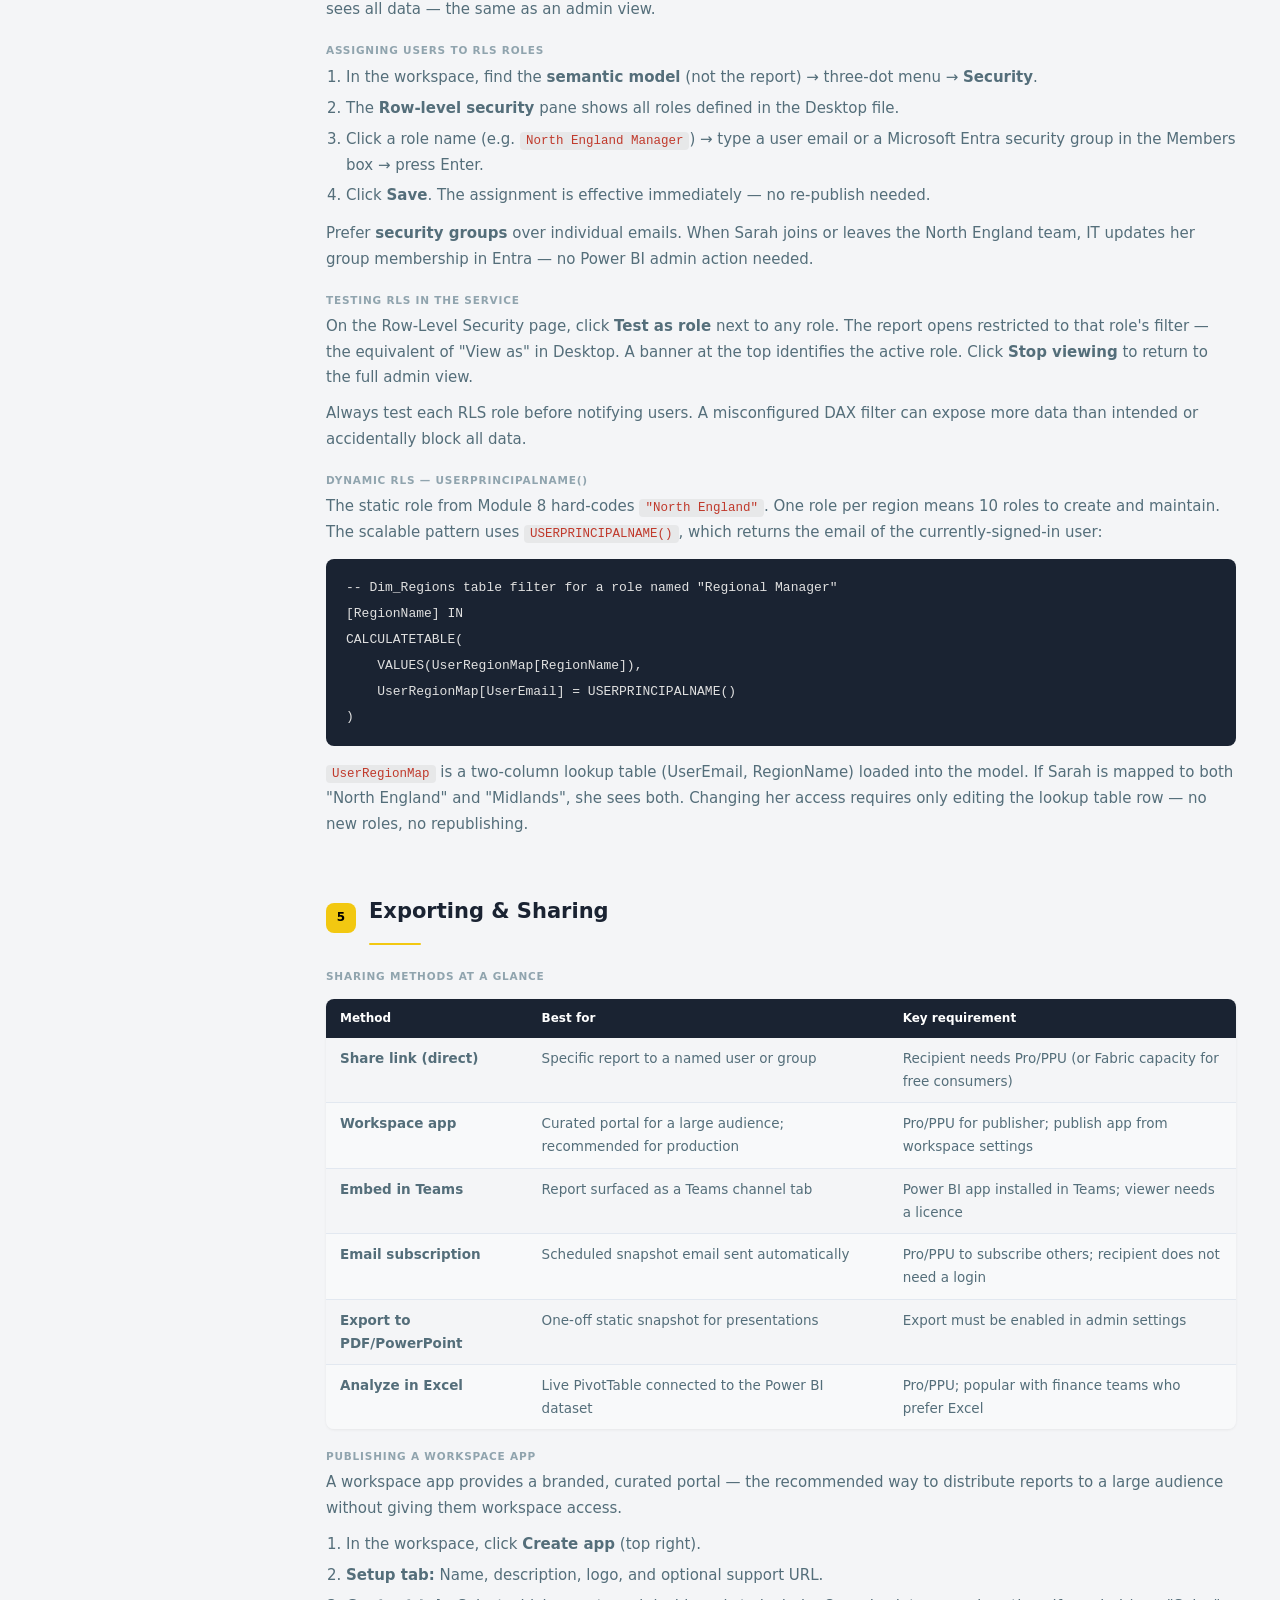
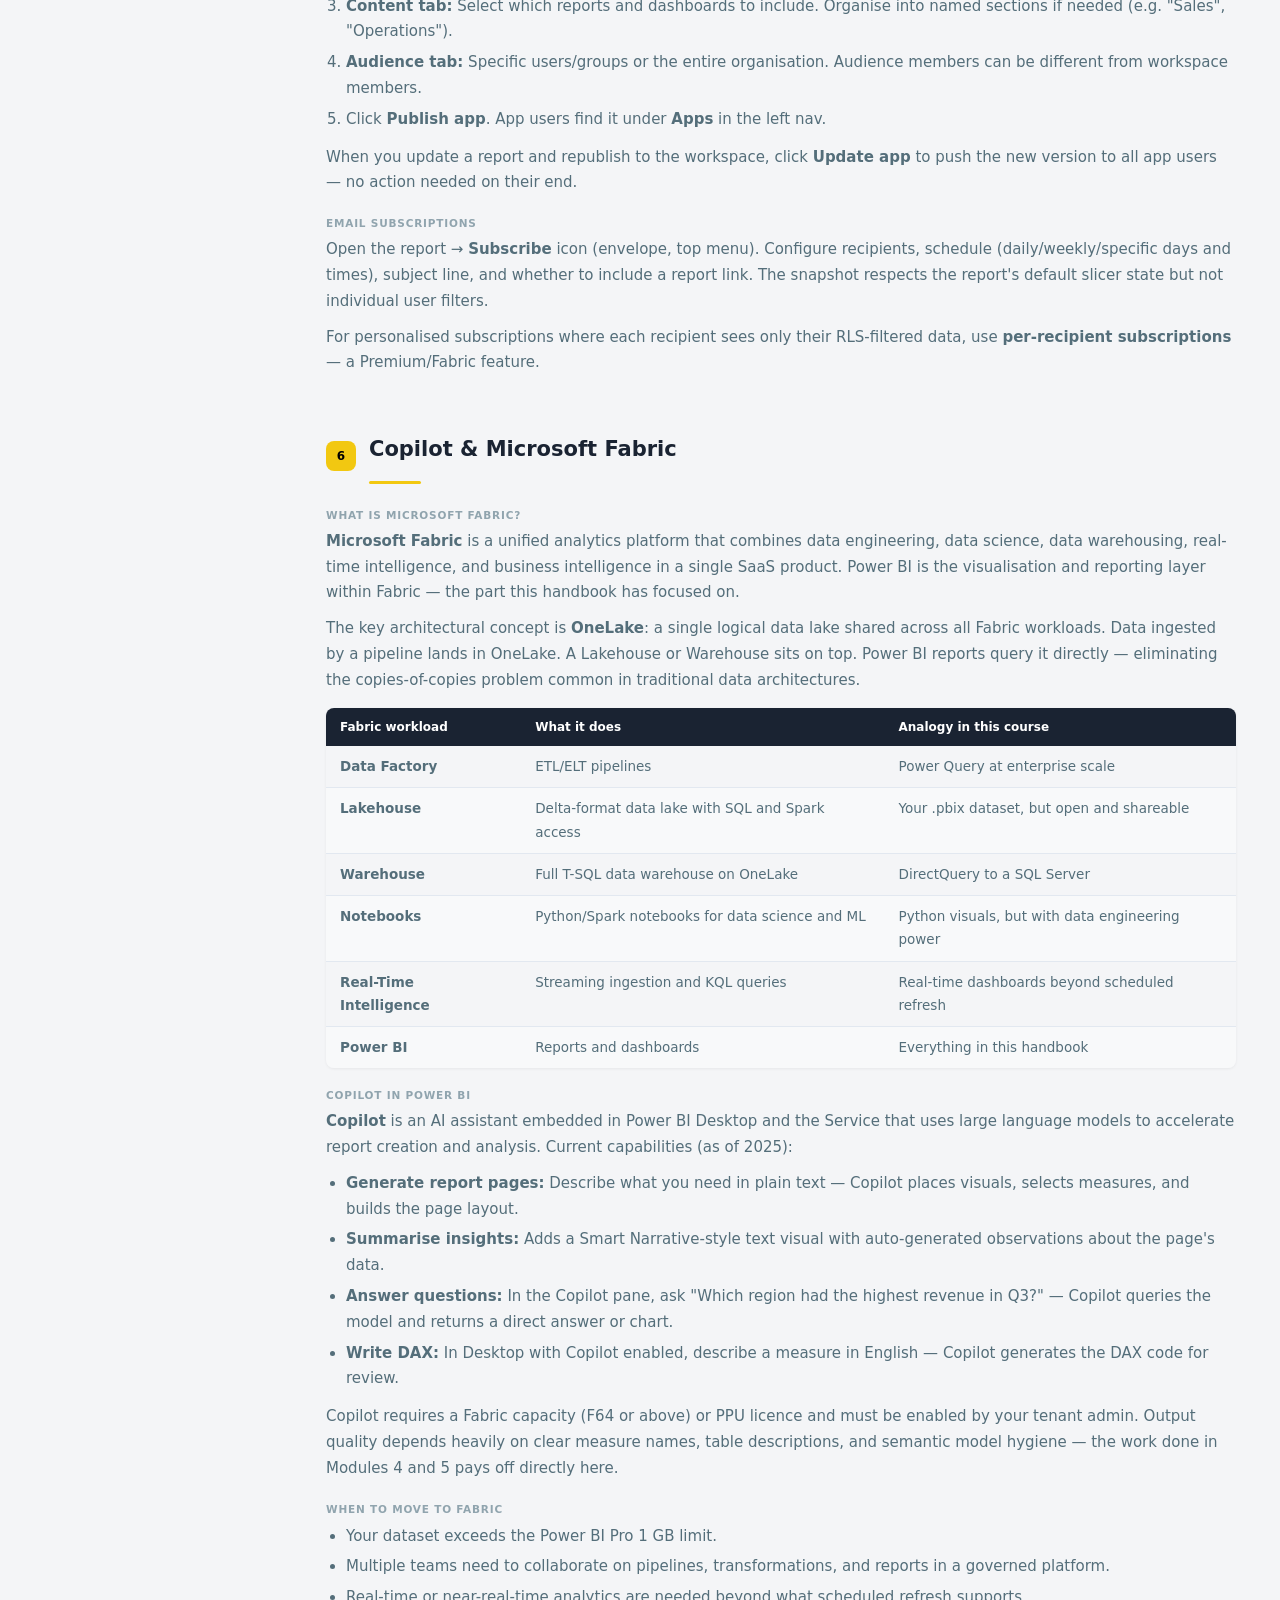
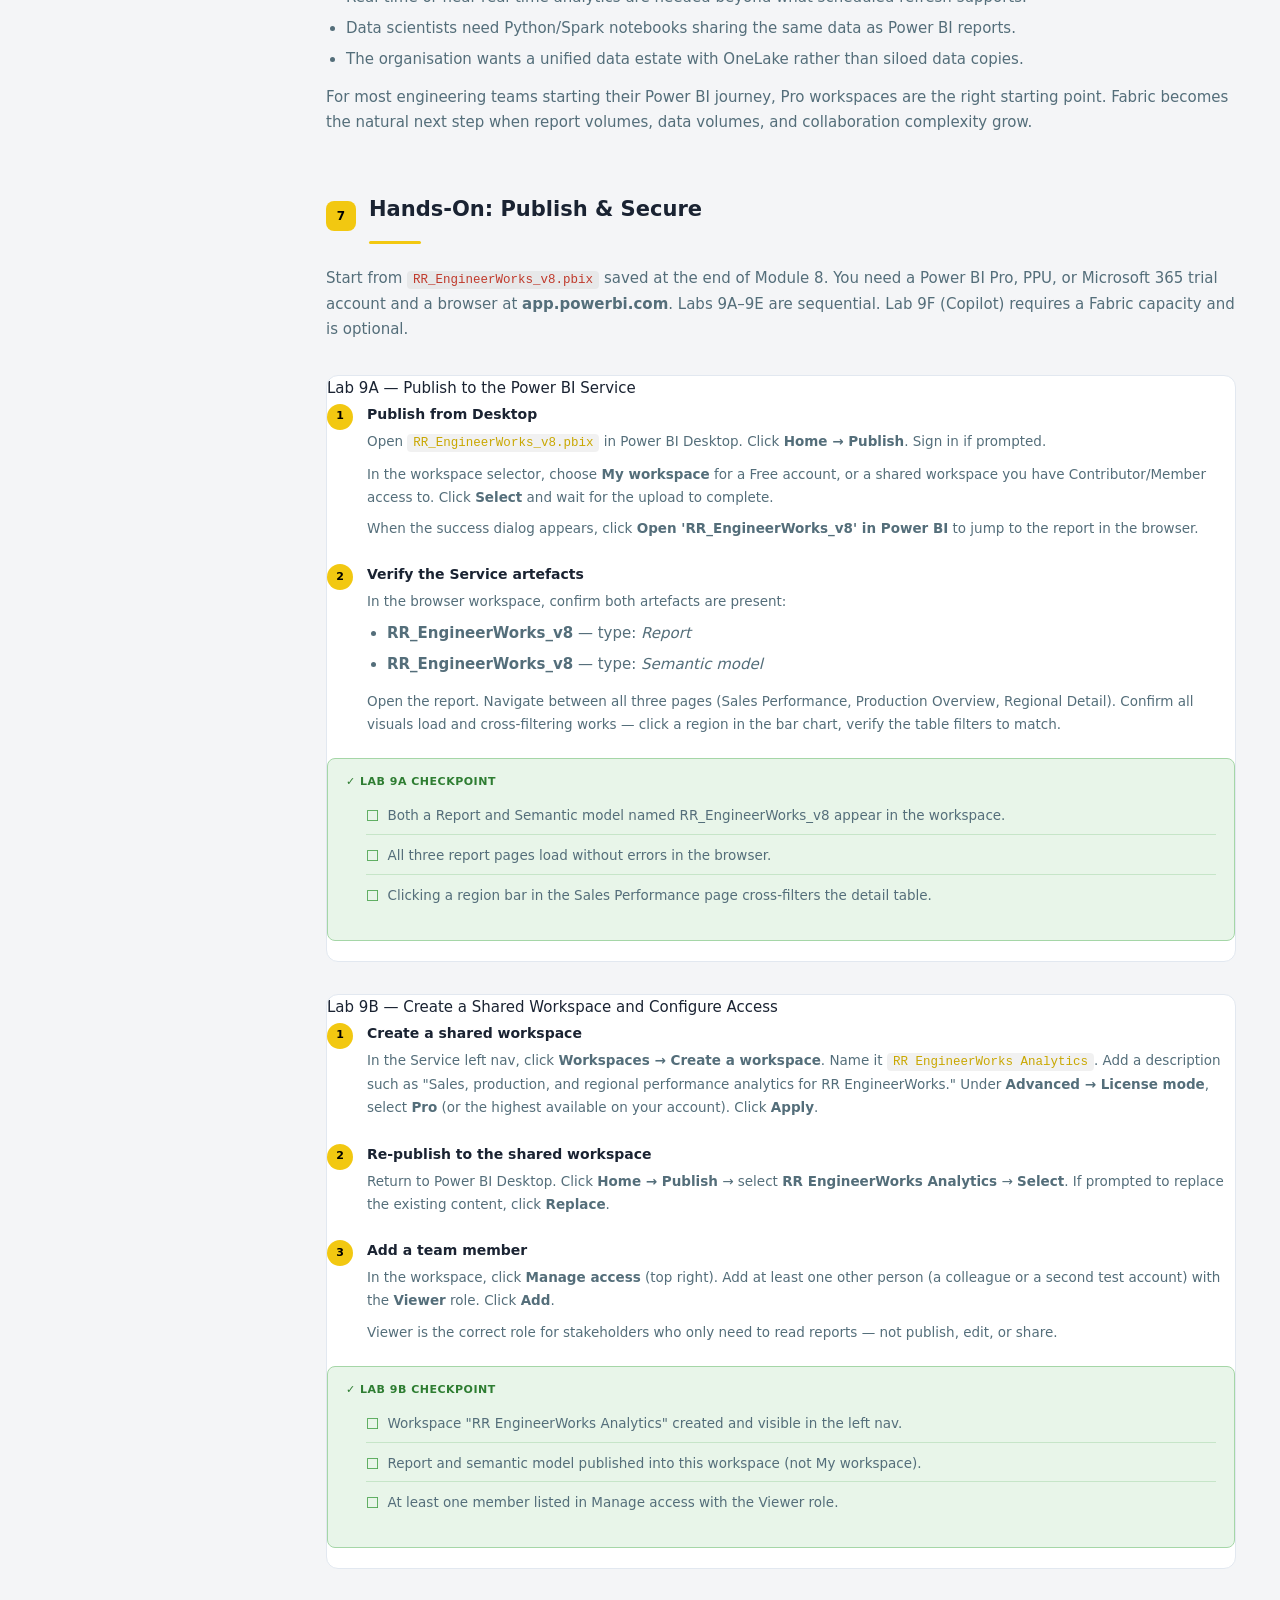
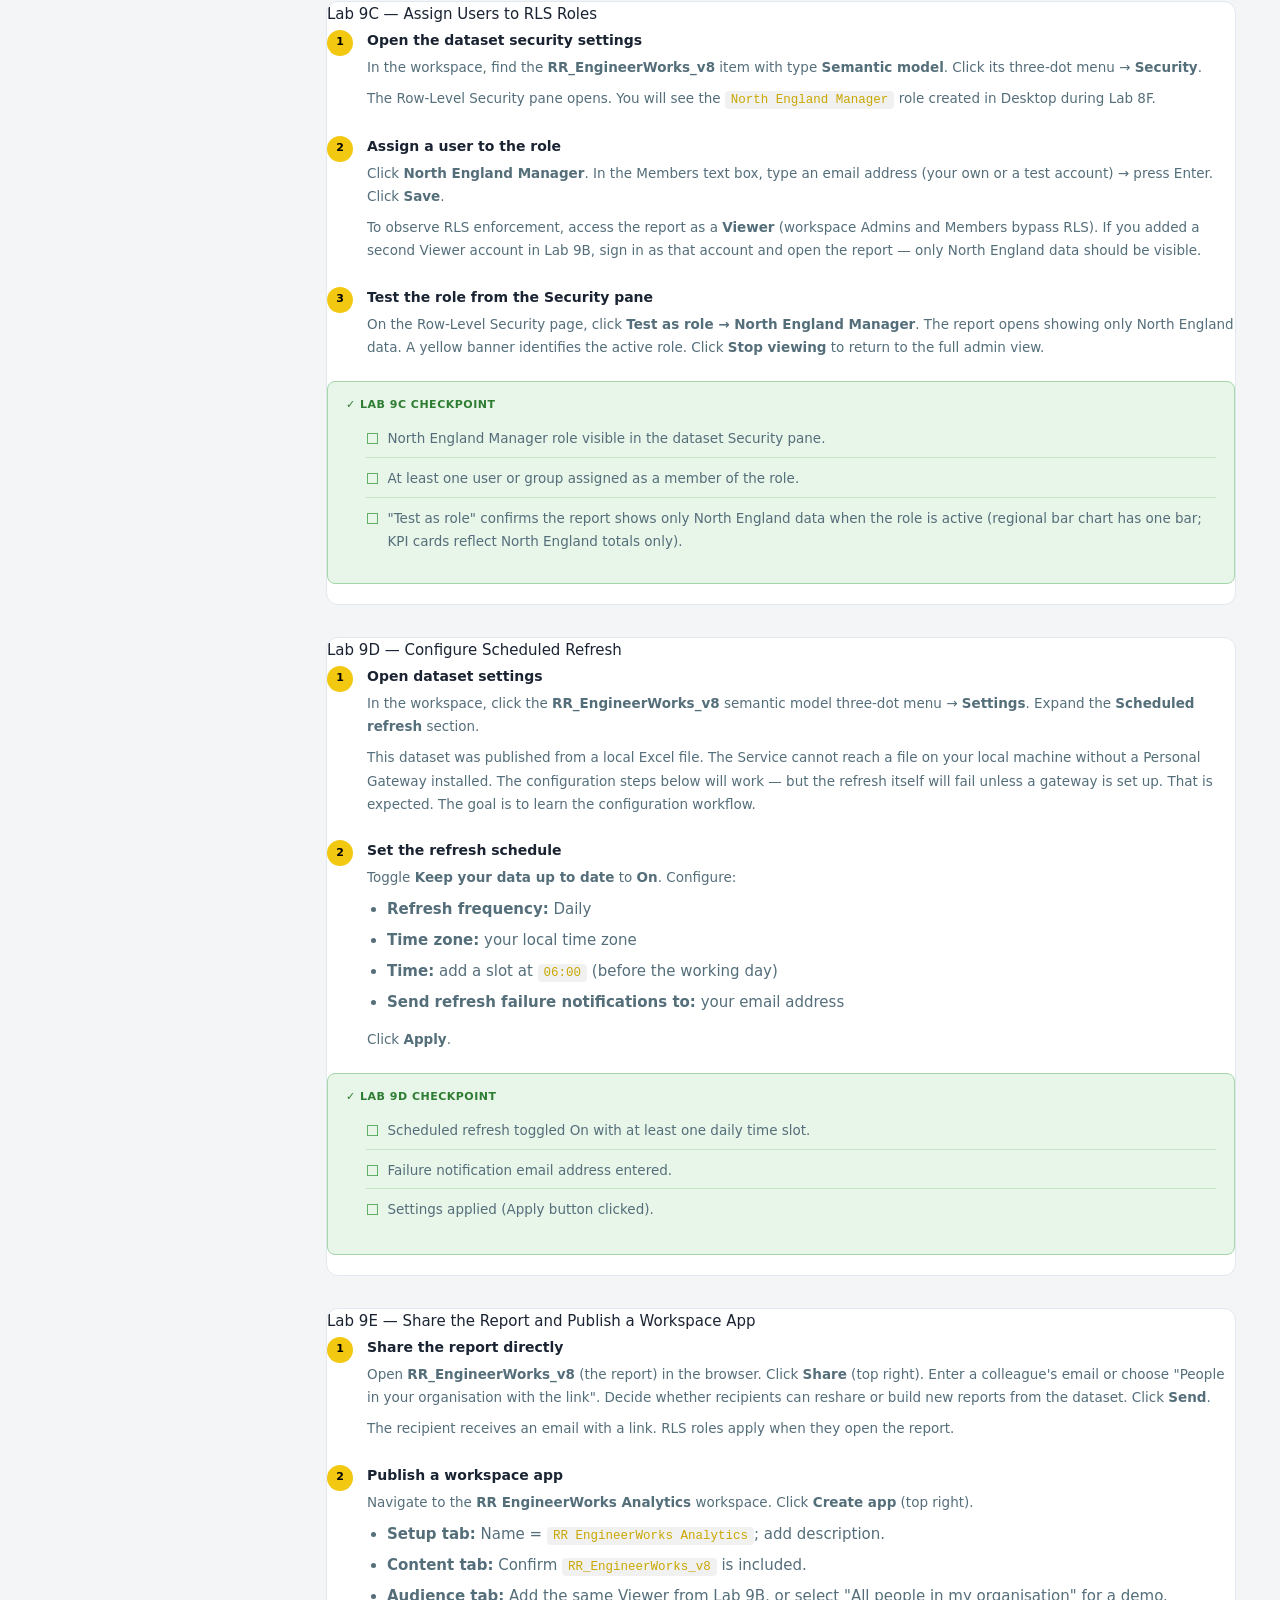
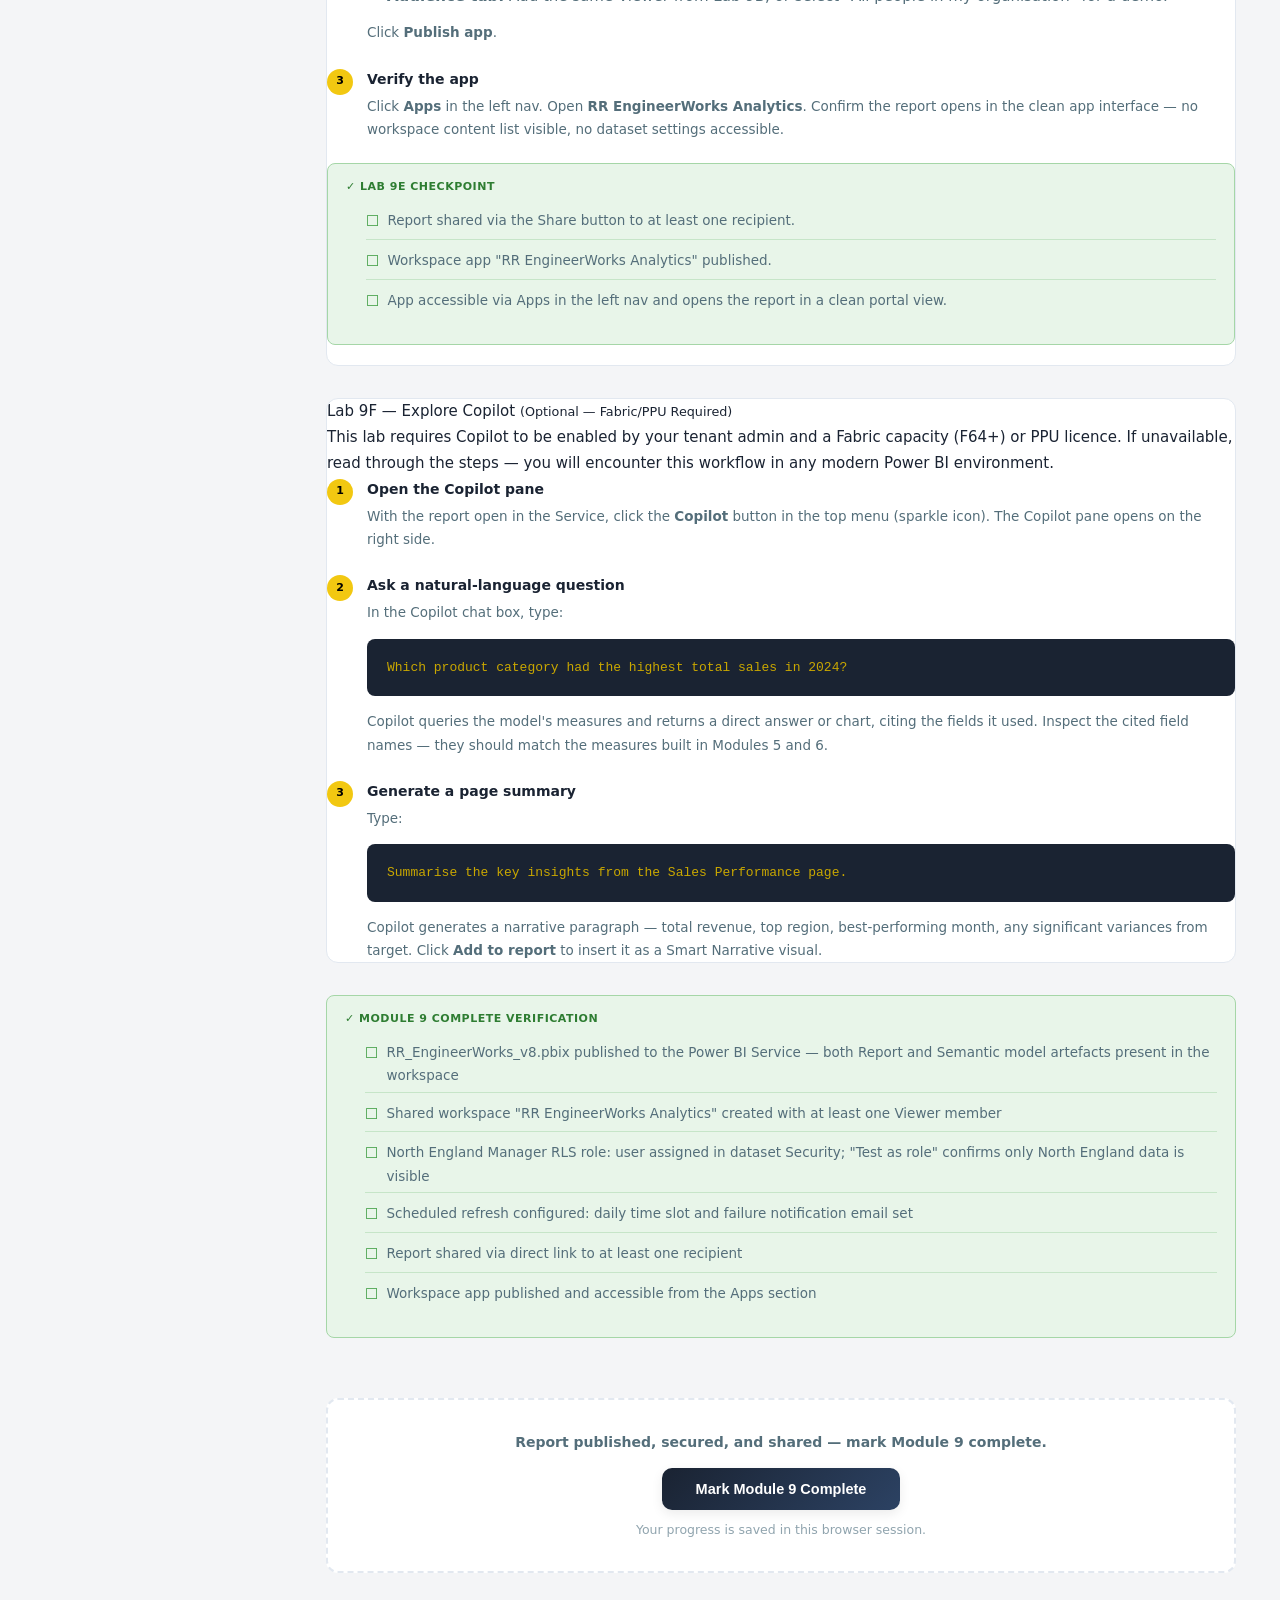
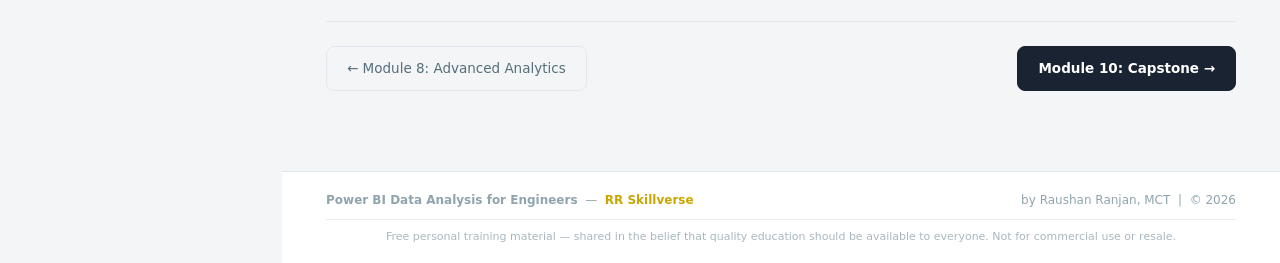
<file: module9.html>
<!DOCTYPE html>
<html lang="en">
<head>
  <meta charset="UTF-8">
  <meta name="viewport" content="width=device-width, initial-scale=1.0">
  <title>Module 9: Publishing, Collaboration &amp; Security | Power BI Data Analysis for Engineers</title>
  <link rel="stylesheet" href="css/handbook.css">
</head>
<body>

  <canvas id="confetti-canvas"></canvas>

  <div class="completion-overlay" id="completion-overlay">
    <div class="completion-card">
      <div class="completion-emoji">🎉</div>
      <div class="completion-title">Module 9 Complete!</div>
      <div class="completion-message">Your report is live in the Power BI Service, secured with RLS, and shared with your audience. One module left — the capstone puts everything together.</div>
      <button class="btn-overlay-close" id="overlay-close">Continue →</button>
    </div>
  </div>

  <div id="sidebar-overlay" class="sidebar-overlay"></div>

  <header class="topbar">
    <button class="sidebar-toggle" id="sidebar-toggle" aria-label="Toggle navigation">
      <span></span><span></span><span></span>
    </button>
    <a href="index.html" class="topbar-brand">
      <div class="brand-icon">PB</div>
      <span>Power BI for Engineers</span>
    </a>
    <div class="search-wrap">
      <span class="search-icon">🔍</span>
      <input type="search" class="search-input" id="search-input"
             placeholder="Search modules and topics…" autocomplete="off" spellcheck="false">
      <div class="search-results" id="search-results"></div>
    </div>
    <div class="topbar-right">
      <span class="topbar-byline">by <a href="https://raushan-ranjan.azurewebsites.net/" target="_blank" rel="noopener noreferrer" class="author-link">Raushan Ranjan</a>, MCT</span>
    </div>
  </header>

  <nav class="sidebar" id="sidebar"></nav>

  <div class="main-layout">
    <main class="page-content">

      <div class="page-header">
        <span class="module-badge">Module 9</span>
        <h1 class="page-title">Publishing, Collaboration &amp; Security</h1>
        <p class="page-subtitle">
          A Power BI report that only lives on your laptop delivers zero value. This module
          takes <code>RR_EngineerWorks_v8.pbix</code> from your desktop to the cloud —
          publishing to the Power BI Service, assigning row-level security to real users,
          scheduling automatic data refresh, and distributing the report across your organisation.
        </p>
        <div class="module-meta">
          <span class="meta-pill">⏱ <strong>~2.5 hours</strong></span>
          <span class="meta-pill">📋 <strong>6 topics</strong> + 1 lab</span>
          <span class="meta-pill">🎯 <strong>Workflow stage:</strong> Publish &amp; Share</span>
          <span class="meta-pill">☁️ <strong>Requires Power BI Service account</strong></span>
        </div>
      </div>

      <!-- ================================================
           TOPIC 1 — Publishing to Power BI Service
           ================================================ -->
      <section class="topic-section" id="publishing">
        <div class="topic-header">
          <div class="topic-num">1</div>
          <h2 class="topic-title">Publishing to Power BI Service</h2>
        </div>
        <div class="topic-rule"></div>

        <div class="block">
          <div class="block-label">What "Publish" Does</div>
          <p>
            Publishing uploads a <code>.pbix</code> file to a workspace in the
            <strong>Power BI Service</strong> (app.powerbi.com).
            It creates two separate artefacts in that workspace:
          </p>
          <table class="data-table">
            <thead><tr><th>Artefact</th><th>What it contains</th><th>Who uses it</th></tr></thead>
            <tbody>
              <tr>
                <td><strong>Semantic model (dataset)</strong></td>
                <td>Tables, relationships, measures, RLS role definitions, and any imported data</td>
                <td>Report builders; other reports can connect to the same model</td>
              </tr>
              <tr>
                <td><strong>Report</strong></td>
                <td>All report pages, visuals, formatting, and bookmark state</td>
                <td>End users and stakeholders who interact with the data</td>
              </tr>
            </tbody>
          </table>
          <p>
            The two artefacts are independent once published. You can build additional
            reports from the same semantic model, and you can refresh the model's data
            without touching the report layout.
          </p>
        </div>

        <div class="block">
          <div class="block-label">How to Publish from Desktop</div>
          <ol>
            <li>In Power BI Desktop, click <strong>Home → Publish</strong> (or press <strong>Shift+F5</strong>).</li>
            <li>Sign in with your Microsoft 365 / Power BI account if prompted.</li>
            <li>In the <strong>Publish to Power BI</strong> dialog, select a destination workspace. Use a shared workspace for anything others need to access — <em>My workspace</em> is visible only to you.</li>
            <li>Click <strong>Select</strong>. The upload progress bar appears.</li>
            <li>When the success dialog appears, click the link to open the report directly in the browser.</li>
          </ol>
          <p class="block-note">
            Re-publishing to the same workspace replaces the existing dataset and report — it does
            not create duplicates. Any configurations set in the Service (scheduled refresh,
            RLS user assignments) survive an overwrite and do not need to be re-configured.
          </p>
        </div>

        <div class="block">
          <div class="block-label">Licence Requirements</div>
          <table class="data-table">
            <thead><tr><th>Licence</th><th>What you can do</th><th>Dataset size limit</th></tr></thead>
            <tbody>
              <tr><td><strong>Free</strong></td><td>Publish to My workspace only — cannot share with others</td><td>1 GB</td></tr>
              <tr><td><strong>Pro</strong></td><td>Publish to shared workspaces; share reports; up to 8 scheduled refreshes/day</td><td>1 GB</td></tr>
              <tr><td><strong>Premium Per User (PPU)</strong></td><td>Pro + paginated reports, larger models, AI features, 48 refreshes/day</td><td>100 GB</td></tr>
              <tr><td><strong>Fabric (F/P SKU)</strong></td><td>Full Fabric platform — OneLake, Copilot, unlimited compute; capacity-based billing</td><td>Capacity-based</td></tr>
            </tbody>
          </table>
          <p>
            A <strong>Pro or PPU</strong> account is needed to publish to a shared workspace
            and assign users to RLS roles. If you only have a Free account, follow the steps using
            <em>My workspace</em> — the RLS and sharing labs will be partially observational.
          </p>
        </div>

        <div class="block">
          <div class="block-label">Desktop vs Service — The Authoring Boundary</div>
          <p>
            Knowing which tasks belong where prevents hours of frustration:
          </p>
          <table class="data-table">
            <thead><tr><th>Task</th><th>Where it's done</th></tr></thead>
            <tbody>
              <tr><td>Create/edit measures, calculated columns, relationships</td><td>Power BI Desktop</td></tr>
              <tr><td>Design report pages and visuals</td><td>Power BI Desktop (basic editing also available in Service)</td></tr>
              <tr><td><strong>Define</strong> RLS roles and DAX filter expressions</td><td>Power BI Desktop</td></tr>
              <tr><td><strong>Assign users</strong> to RLS roles</td><td>Power BI Service</td></tr>
              <tr><td>Configure scheduled refresh</td><td>Power BI Service</td></tr>
              <tr><td>Share reports, build apps, create subscriptions</td><td>Power BI Service</td></tr>
              <tr><td>Install and manage gateways</td><td>Gateway app (on-premises) + Power BI Service (config)</td></tr>
            </tbody>
          </table>
        </div>
      </section>

      <!-- ================================================
           TOPIC 2 — Workspaces & Permissions
           ================================================ -->
      <section class="topic-section" id="workspaces">
        <div class="topic-header">
          <div class="topic-num">2</div>
          <h2 class="topic-title">Workspaces &amp; Permissions</h2>
        </div>
        <div class="topic-rule"></div>

        <div class="block">
          <div class="block-label">What Is a Workspace?</div>
          <p>
            A <strong>workspace</strong> is a container in the Power BI Service for datasets,
            reports, dashboards, and dataflows owned by a team or project.
            Every user has a personal <em>My workspace</em> that only they see.
            <strong>Shared workspaces</strong> support team collaboration with role-based access.
          </p>
          <p>
            Use shared workspaces for any dataset that needs to be maintained by more than
            one person, refreshed on a schedule, or consumed by a broader audience via an app.
          </p>
        </div>

        <div class="block">
          <div class="block-label">Workspace Roles</div>
          <table class="data-table">
            <thead><tr><th>Role</th><th>Can do</th><th>Cannot do</th></tr></thead>
            <tbody>
              <tr>
                <td><strong>Admin</strong></td>
                <td>Full control — publish, edit, delete, share, manage members, configure gateway</td>
                <td>Nothing — has all permissions</td>
              </tr>
              <tr>
                <td><strong>Member</strong></td>
                <td>Publish, edit, share content; manage data sources; cannot manage workspace membership</td>
                <td>Add/remove workspace members, delete the workspace</td>
              </tr>
              <tr>
                <td><strong>Contributor</strong></td>
                <td>Publish and edit content; cannot share or manage data sources</td>
                <td>Share reports, manage gateway connections, manage members</td>
              </tr>
              <tr>
                <td><strong>Viewer</strong></td>
                <td>View and interact with reports; export if the report author permits</td>
                <td>Edit, publish, or share anything; subject to RLS enforcement</td>
              </tr>
            </tbody>
          </table>
          <p class="block-note">
            Workspace Admins, Members, and Contributors bypass RLS — they see all data
            regardless of any RLS role assignment. Only <strong>Viewers</strong> are subject to RLS.
            This is intentional: report builders need full data to design and test.
          </p>
        </div>

        <div class="block">
          <div class="block-label">Creating a Shared Workspace</div>
          <ol>
            <li>In the left nav, click <strong>Workspaces → Create a workspace</strong>.</li>
            <li>Enter a name (e.g. <code>RR EngineerWorks Analytics</code>) and an optional description.</li>
            <li>Expand <strong>Advanced → License mode</strong> — select Pro, PPU, or Fabric depending on your licence.</li>
            <li>Click <strong>Apply</strong>. The workspace is created and you are its Admin.</li>
            <li>Click <strong>Manage access</strong> to add team members and assign their roles.</li>
          </ol>
        </div>

        <div class="block">
          <div class="block-label">Workspace Access vs Direct Report Sharing</div>
          <p>
            There are two distinct ways to give someone access to a report:
          </p>
          <ul>
            <li><strong>Workspace membership:</strong> The person is added to the workspace with a role. They see all content in that workspace. Use for colleagues who build or maintain reports.</li>
            <li><strong>Direct report sharing:</strong> A specific report link is shared with an individual or group. They see only that report, not other workspace content. Use for stakeholders who only consume results.</li>
          </ul>
          <p>
            For broad distribution to many users, build a <strong>workspace app</strong> (covered in Topic 5).
            An app gives users a curated, branded portal without exposing the underlying workspace
            content list or dataset settings.
          </p>
        </div>
      </section>

      <!-- ================================================
           TOPIC 3 — Scheduled Refresh & Gateway
           ================================================ -->
      <section class="topic-section" id="refresh">
        <div class="topic-header">
          <div class="topic-num">3</div>
          <h2 class="topic-title">Scheduled Refresh &amp; Gateway</h2>
        </div>
        <div class="topic-rule"></div>

        <div class="block">
          <div class="block-label">Why Refresh Is Needed</div>
          <p>
            In <strong>Import mode</strong>, data is copied into the Power BI dataset at
            publish time. The cloud dataset does not auto-sync with the source — it is a
            static snapshot until you refresh it. A <strong>scheduled refresh</strong> runs
            automatically on a timetable so stakeholders always see current data.
          </p>
          <p>
            Without scheduled refresh, anyone viewing the Service report sees data frozen
            at the moment you last clicked Publish.
          </p>
          <p class="block-note">
            DirectQuery and Live Connection modes query the source live on demand — they
            do not need scheduled refresh. However, they require the gateway service to be
            running continuously, and query performance depends on the source system.
          </p>
        </div>

        <div class="block">
          <div class="block-label">On-Premises Data Gateway</div>
          <p>
            If your data source is on a local network (SQL Server, file share, SAP, Analysis
            Services), the <strong>on-premises data gateway</strong> acts as a secure
            bridge between the Power BI Service in the cloud and your internal network.
            It is installed as a Windows service on a machine that can reach both the
            internet and the data source.
          </p>
          <table class="data-table">
            <thead><tr><th>Gateway mode</th><th>Use case</th><th>Suitable for</th></tr></thead>
            <tbody>
              <tr><td><strong>Standard (recommended)</strong></td><td>Shared across multiple datasets and users; administered centrally</td><td>Production use — multiple people, multiple datasets</td></tr>
              <tr><td><strong>Personal mode</strong></td><td>Single-user, simple local setup</td><td>Development and testing only; not suitable for shared workspaces</td></tr>
            </tbody>
          </table>
          <p>
            For cloud sources (SharePoint Online, Azure SQL, Dataverse, Excel in OneDrive),
            no gateway is required — the Service connects directly.
          </p>
        </div>

        <div class="block">
          <div class="block-label">Configuring Scheduled Refresh</div>
          <p>
            In the workspace, find the semantic model → three-dot menu → <strong>Settings →
            Scheduled refresh</strong>:
          </p>
          <ol>
            <li>Toggle <strong>Keep your data up to date</strong> to <strong>On</strong>.</li>
            <li>Set <strong>Refresh frequency</strong>: Daily or Weekly.</li>
            <li>Add <strong>time slots</strong> — when the refresh should run. Pick times when the source system is accessible and user traffic is low.</li>
            <li>Set the <strong>time zone</strong> to match your data's local time.</li>
            <li>Enter a <strong>failure notification email</strong> — you want to know immediately if a refresh fails.</li>
            <li>Click <strong>Apply</strong>.</li>
          </ol>
        </div>

        <div class="block">
          <div class="block-label">Refresh History &amp; Common Failures</div>
          <p>
            In dataset settings → <strong>Refresh history</strong>: a log of every refresh
            attempt with status (Success / Failed) and duration. Expand a failed row for the
            error message. Common causes:
          </p>
          <table class="data-table">
            <thead><tr><th>Error</th><th>Cause</th><th>Fix</th></tr></thead>
            <tbody>
              <tr><td>Gateway offline</td><td>Gateway service stopped or server unreachable</td><td>Restart the gateway Windows service; check firewall rules</td></tr>
              <tr><td>Credentials expired</td><td>Source password changed since last configuration</td><td>Update in Settings → Data source credentials</td></tr>
              <tr><td>Schema changed</td><td>Column renamed or removed at the source</td><td>Fix in Power Query → republish</td></tr>
              <tr><td>Timeout (2 h default)</td><td>Dataset too large for one refresh window</td><td>Incremental refresh (Premium/Fabric); archive old data</td></tr>
            </tbody>
          </table>
        </div>
      </section>

      <!-- ================================================
           TOPIC 4 — Row-Level Security in the Service
           ================================================ -->
      <section class="topic-section" id="rls">
        <div class="topic-header">
          <div class="topic-num">4</div>
          <h2 class="topic-title">Row-Level Security in the Service</h2>
        </div>
        <div class="topic-rule"></div>

        <div class="block">
          <div class="block-label">The Two-Step RLS Process</div>
          <p>
            RLS in Power BI has a clear division between Desktop and Service:
          </p>
          <table class="data-table">
            <thead><tr><th>Step</th><th>Tool</th><th>What you do</th></tr></thead>
            <tbody>
              <tr><td><strong>1 — Define roles</strong></td><td>Power BI Desktop</td><td>Create role names + DAX filter expressions (done in Lab 8F)</td></tr>
              <tr><td><strong>2 — Assign members</strong></td><td>Power BI Service</td><td>Map users or security groups to the roles defined in Desktop</td></tr>
            </tbody>
          </table>
          <p>
            Neither step alone enforces security. A role with no members assigned is never
            applied. A user with no role assignment sees all data — the same as an admin view.
          </p>
        </div>

        <div class="block">
          <div class="block-label">Assigning Users to RLS Roles</div>
          <ol>
            <li>In the workspace, find the <strong>semantic model</strong> (not the report) → three-dot menu → <strong>Security</strong>.</li>
            <li>The <strong>Row-level security</strong> pane shows all roles defined in the Desktop file.</li>
            <li>Click a role name (e.g. <code>North England Manager</code>) → type a user email or a Microsoft Entra security group in the Members box → press Enter.</li>
            <li>Click <strong>Save</strong>. The assignment is effective immediately — no re-publish needed.</li>
          </ol>
          <p>
            Prefer <strong>security groups</strong> over individual emails. When Sarah
            joins or leaves the North England team, IT updates her group membership in Entra —
            no Power BI admin action needed.
          </p>
        </div>

        <div class="block">
          <div class="block-label">Testing RLS in the Service</div>
          <p>
            On the Row-Level Security page, click <strong>Test as role</strong> next to any
            role. The report opens restricted to that role's filter — the equivalent of
            "View as" in Desktop. A banner at the top identifies the active role.
            Click <strong>Stop viewing</strong> to return to the full admin view.
          </p>
          <p>
            Always test each RLS role before notifying users. A misconfigured DAX filter
            can expose more data than intended or accidentally block all data.
          </p>
        </div>

        <div class="block">
          <div class="block-label">Dynamic RLS — USERPRINCIPALNAME()</div>
          <p>
            The static role from Module 8 hard-codes <code>"North England"</code>. One
            role per region means 10 roles to create and maintain. The scalable pattern
            uses <code>USERPRINCIPALNAME()</code>, which returns the email of the
            currently-signed-in user:
          </p>
          <pre><code>-- Dim_Regions table filter for a role named "Regional Manager"
[RegionName] IN
CALCULATETABLE(
    VALUES(UserRegionMap[RegionName]),
    UserRegionMap[UserEmail] = USERPRINCIPALNAME()
)</code></pre>
          <p>
            <code>UserRegionMap</code> is a two-column lookup table (UserEmail, RegionName)
            loaded into the model. If Sarah is mapped to both "North England" and "Midlands",
            she sees both. Changing her access requires only editing the lookup table row —
            no new roles, no republishing.
          </p>
        </div>
      </section>

      <!-- ================================================
           TOPIC 5 — Exporting & Sharing
           ================================================ -->
      <section class="topic-section" id="sharing">
        <div class="topic-header">
          <div class="topic-num">5</div>
          <h2 class="topic-title">Exporting &amp; Sharing</h2>
        </div>
        <div class="topic-rule"></div>

        <div class="block">
          <div class="block-label">Sharing Methods at a Glance</div>
          <table class="data-table">
            <thead><tr><th>Method</th><th>Best for</th><th>Key requirement</th></tr></thead>
            <tbody>
              <tr>
                <td><strong>Share link (direct)</strong></td>
                <td>Specific report to a named user or group</td>
                <td>Recipient needs Pro/PPU (or Fabric capacity for free consumers)</td>
              </tr>
              <tr>
                <td><strong>Workspace app</strong></td>
                <td>Curated portal for a large audience; recommended for production</td>
                <td>Pro/PPU for publisher; publish app from workspace settings</td>
              </tr>
              <tr>
                <td><strong>Embed in Teams</strong></td>
                <td>Report surfaced as a Teams channel tab</td>
                <td>Power BI app installed in Teams; viewer needs a licence</td>
              </tr>
              <tr>
                <td><strong>Email subscription</strong></td>
                <td>Scheduled snapshot email sent automatically</td>
                <td>Pro/PPU to subscribe others; recipient does not need a login</td>
              </tr>
              <tr>
                <td><strong>Export to PDF/PowerPoint</strong></td>
                <td>One-off static snapshot for presentations</td>
                <td>Export must be enabled in admin settings</td>
              </tr>
              <tr>
                <td><strong>Analyze in Excel</strong></td>
                <td>Live PivotTable connected to the Power BI dataset</td>
                <td>Pro/PPU; popular with finance teams who prefer Excel</td>
              </tr>
            </tbody>
          </table>
        </div>

        <div class="block">
          <div class="block-label">Publishing a Workspace App</div>
          <p>
            A workspace app provides a branded, curated portal — the recommended way to
            distribute reports to a large audience without giving them workspace access.
          </p>
          <ol>
            <li>In the workspace, click <strong>Create app</strong> (top right).</li>
            <li><strong>Setup tab:</strong> Name, description, logo, and optional support URL.</li>
            <li><strong>Content tab:</strong> Select which reports and dashboards to include. Organise into named sections if needed (e.g. "Sales", "Operations").</li>
            <li><strong>Audience tab:</strong> Specific users/groups or the entire organisation. Audience members can be different from workspace members.</li>
            <li>Click <strong>Publish app</strong>. App users find it under <strong>Apps</strong> in the left nav.</li>
          </ol>
          <p>
            When you update a report and republish to the workspace, click <strong>Update app</strong>
            to push the new version to all app users — no action needed on their end.
          </p>
        </div>

        <div class="block">
          <div class="block-label">Email Subscriptions</div>
          <p>
            Open the report → <strong>Subscribe</strong> icon (envelope, top menu).
            Configure recipients, schedule (daily/weekly/specific days and times), subject
            line, and whether to include a report link. The snapshot respects the report's
            default slicer state but not individual user filters.
          </p>
          <p>
            For personalised subscriptions where each recipient sees only their RLS-filtered
            data, use <strong>per-recipient subscriptions</strong> — a Premium/Fabric feature.
          </p>
        </div>
      </section>

      <!-- ================================================
           TOPIC 6 — Copilot & Microsoft Fabric
           ================================================ -->
      <section class="topic-section" id="fabric-copilot">
        <div class="topic-header">
          <div class="topic-num">6</div>
          <h2 class="topic-title">Copilot &amp; Microsoft Fabric</h2>
        </div>
        <div class="topic-rule"></div>

        <div class="block">
          <div class="block-label">What Is Microsoft Fabric?</div>
          <p>
            <strong>Microsoft Fabric</strong> is a unified analytics platform that combines
            data engineering, data science, data warehousing, real-time intelligence, and
            business intelligence in a single SaaS product. Power BI is the visualisation and
            reporting layer within Fabric — the part this handbook has focused on.
          </p>
          <p>
            The key architectural concept is <strong>OneLake</strong>: a single logical data lake
            shared across all Fabric workloads. Data ingested by a pipeline lands in OneLake.
            A Lakehouse or Warehouse sits on top. Power BI reports query it directly —
            eliminating the copies-of-copies problem common in traditional data architectures.
          </p>
          <table class="data-table">
            <thead><tr><th>Fabric workload</th><th>What it does</th><th>Analogy in this course</th></tr></thead>
            <tbody>
              <tr><td><strong>Data Factory</strong></td><td>ETL/ELT pipelines</td><td>Power Query at enterprise scale</td></tr>
              <tr><td><strong>Lakehouse</strong></td><td>Delta-format data lake with SQL and Spark access</td><td>Your .pbix dataset, but open and shareable</td></tr>
              <tr><td><strong>Warehouse</strong></td><td>Full T-SQL data warehouse on OneLake</td><td>DirectQuery to a SQL Server</td></tr>
              <tr><td><strong>Notebooks</strong></td><td>Python/Spark notebooks for data science and ML</td><td>Python visuals, but with data engineering power</td></tr>
              <tr><td><strong>Real-Time Intelligence</strong></td><td>Streaming ingestion and KQL queries</td><td>Real-time dashboards beyond scheduled refresh</td></tr>
              <tr><td><strong>Power BI</strong></td><td>Reports and dashboards</td><td>Everything in this handbook</td></tr>
            </tbody>
          </table>
        </div>

        <div class="block">
          <div class="block-label">Copilot in Power BI</div>
          <p>
            <strong>Copilot</strong> is an AI assistant embedded in Power BI Desktop and the
            Service that uses large language models to accelerate report creation and analysis.
            Current capabilities (as of 2025):
          </p>
          <ul>
            <li><strong>Generate report pages:</strong> Describe what you need in plain text — Copilot places visuals, selects measures, and builds the page layout.</li>
            <li><strong>Summarise insights:</strong> Adds a Smart Narrative-style text visual with auto-generated observations about the page's data.</li>
            <li><strong>Answer questions:</strong> In the Copilot pane, ask "Which region had the highest revenue in Q3?" — Copilot queries the model and returns a direct answer or chart.</li>
            <li><strong>Write DAX:</strong> In Desktop with Copilot enabled, describe a measure in English — Copilot generates the DAX code for review.</li>
          </ul>
          <p class="block-note">
            Copilot requires a Fabric capacity (F64 or above) or PPU licence and must be enabled
            by your tenant admin. Output quality depends heavily on clear measure names, table
            descriptions, and semantic model hygiene — the work done in Modules 4 and 5 pays
            off directly here.
          </p>
        </div>

        <div class="block">
          <div class="block-label">When to Move to Fabric</div>
          <ul>
            <li>Your dataset exceeds the Power BI Pro 1 GB limit.</li>
            <li>Multiple teams need to collaborate on pipelines, transformations, and reports in a governed platform.</li>
            <li>Real-time or near-real-time analytics are needed beyond what scheduled refresh supports.</li>
            <li>Data scientists need Python/Spark notebooks sharing the same data as Power BI reports.</li>
            <li>The organisation wants a unified data estate with OneLake rather than siloed data copies.</li>
          </ul>
          <p>
            For most engineering teams starting their Power BI journey, Pro workspaces are the right
            starting point. Fabric becomes the natural next step when report volumes, data volumes,
            and collaboration complexity grow.
          </p>
        </div>
      </section>

      <!-- ================================================
           TOPIC 7 — Lab 9: Publish & Secure
           ================================================ -->
      <section class="topic-section" id="lab-service">
        <div class="topic-header">
          <div class="topic-num">7</div>
          <h2 class="topic-title">Hands-On: Publish &amp; Secure</h2>
        </div>
        <div class="topic-rule"></div>

        <p>
          Start from <code>RR_EngineerWorks_v8.pbix</code> saved at the end of Module 8.
          You need a Power BI Pro, PPU, or Microsoft 365 trial account and a browser at
          <strong>app.powerbi.com</strong>. Labs 9A–9E are sequential.
          Lab 9F (Copilot) requires a Fabric capacity and is optional.
        </p>

        <!-- ---- Lab 9A ---- -->
        <div class="lab-box" id="lab-9a">
          <div class="lab-title">Lab 9A — Publish to the Power BI Service</div>

          <div class="step">
            <div class="step-n">1</div>
            <div class="step-body">
              <div class="step-title">Publish from Desktop</div>
              <p>
                Open <code>RR_EngineerWorks_v8.pbix</code> in Power BI Desktop.
                Click <strong>Home → Publish</strong>. Sign in if prompted.
              </p>
              <p>
                In the workspace selector, choose <strong>My workspace</strong> for a Free account,
                or a shared workspace you have Contributor/Member access to. Click <strong>Select</strong>
                and wait for the upload to complete.
              </p>
              <p>
                When the success dialog appears, click <strong>Open 'RR_EngineerWorks_v8' in Power BI</strong>
                to jump to the report in the browser.
              </p>
            </div>
          </div>

          <div class="step">
            <div class="step-n">2</div>
            <div class="step-body">
              <div class="step-title">Verify the Service artefacts</div>
              <p>
                In the browser workspace, confirm both artefacts are present:
              </p>
              <ul>
                <li><strong>RR_EngineerWorks_v8</strong> — type: <em>Report</em></li>
                <li><strong>RR_EngineerWorks_v8</strong> — type: <em>Semantic model</em></li>
              </ul>
              <p>
                Open the report. Navigate between all three pages (Sales Performance,
                Production Overview, Regional Detail). Confirm all visuals load and
                cross-filtering works — click a region in the bar chart, verify the
                table filters to match.
              </p>
            </div>
          </div>

          <div class="verify-box">
            <div class="verify-title">✓ Lab 9A Checkpoint</div>
            <ul class="verify-list">
              <li>Both a Report and Semantic model named RR_EngineerWorks_v8 appear in the workspace.</li>
              <li>All three report pages load without errors in the browser.</li>
              <li>Clicking a region bar in the Sales Performance page cross-filters the detail table.</li>
            </ul>
          </div>
        </div>

        <!-- ---- Lab 9B ---- -->
        <div class="lab-box" id="lab-9b">
          <div class="lab-title">Lab 9B — Create a Shared Workspace and Configure Access</div>

          <div class="step">
            <div class="step-n">1</div>
            <div class="step-body">
              <div class="step-title">Create a shared workspace</div>
              <p>
                In the Service left nav, click <strong>Workspaces → Create a workspace</strong>.
                Name it <code>RR EngineerWorks Analytics</code>. Add a description such as
                "Sales, production, and regional performance analytics for RR EngineerWorks."
                Under <strong>Advanced → License mode</strong>, select <strong>Pro</strong>
                (or the highest available on your account). Click <strong>Apply</strong>.
              </p>
            </div>
          </div>

          <div class="step">
            <div class="step-n">2</div>
            <div class="step-body">
              <div class="step-title">Re-publish to the shared workspace</div>
              <p>
                Return to Power BI Desktop. Click <strong>Home → Publish</strong> → select
                <strong>RR EngineerWorks Analytics</strong> → <strong>Select</strong>.
                If prompted to replace the existing content, click <strong>Replace</strong>.
              </p>
            </div>
          </div>

          <div class="step">
            <div class="step-n">3</div>
            <div class="step-body">
              <div class="step-title">Add a team member</div>
              <p>
                In the workspace, click <strong>Manage access</strong> (top right).
                Add at least one other person (a colleague or a second test account)
                with the <strong>Viewer</strong> role. Click <strong>Add</strong>.
              </p>
              <p>
                Viewer is the correct role for stakeholders who only need to read reports —
                not publish, edit, or share.
              </p>
            </div>
          </div>

          <div class="verify-box">
            <div class="verify-title">✓ Lab 9B Checkpoint</div>
            <ul class="verify-list">
              <li>Workspace "RR EngineerWorks Analytics" created and visible in the left nav.</li>
              <li>Report and semantic model published into this workspace (not My workspace).</li>
              <li>At least one member listed in Manage access with the Viewer role.</li>
            </ul>
          </div>
        </div>

        <!-- ---- Lab 9C ---- -->
        <div class="lab-box" id="lab-9c">
          <div class="lab-title">Lab 9C — Assign Users to RLS Roles</div>

          <div class="step">
            <div class="step-n">1</div>
            <div class="step-body">
              <div class="step-title">Open the dataset security settings</div>
              <p>
                In the workspace, find the <strong>RR_EngineerWorks_v8</strong> item with
                type <strong>Semantic model</strong>. Click its three-dot menu →
                <strong>Security</strong>.
              </p>
              <p>
                The Row-Level Security pane opens. You will see the
                <code>North England Manager</code> role created in Desktop during Lab 8F.
              </p>
            </div>
          </div>

          <div class="step">
            <div class="step-n">2</div>
            <div class="step-body">
              <div class="step-title">Assign a user to the role</div>
              <p>
                Click <strong>North England Manager</strong>. In the Members text box,
                type an email address (your own or a test account) → press Enter.
                Click <strong>Save</strong>.
              </p>
              <p class="block-note">
                To observe RLS enforcement, access the report as a <strong>Viewer</strong>
                (workspace Admins and Members bypass RLS). If you added a second Viewer
                account in Lab 9B, sign in as that account and open the report — only
                North England data should be visible.
              </p>
            </div>
          </div>

          <div class="step">
            <div class="step-n">3</div>
            <div class="step-body">
              <div class="step-title">Test the role from the Security pane</div>
              <p>
                On the Row-Level Security page, click <strong>Test as role → North England
                Manager</strong>. The report opens showing only North England data.
                A yellow banner identifies the active role. Click <strong>Stop viewing</strong>
                to return to the full admin view.
              </p>
            </div>
          </div>

          <div class="verify-box">
            <div class="verify-title">✓ Lab 9C Checkpoint</div>
            <ul class="verify-list">
              <li>North England Manager role visible in the dataset Security pane.</li>
              <li>At least one user or group assigned as a member of the role.</li>
              <li>"Test as role" confirms the report shows only North England data when the role is active (regional bar chart has one bar; KPI cards reflect North England totals only).</li>
            </ul>
          </div>
        </div>

        <!-- ---- Lab 9D ---- -->
        <div class="lab-box" id="lab-9d">
          <div class="lab-title">Lab 9D — Configure Scheduled Refresh</div>

          <div class="step">
            <div class="step-n">1</div>
            <div class="step-body">
              <div class="step-title">Open dataset settings</div>
              <p>
                In the workspace, click the <strong>RR_EngineerWorks_v8</strong> semantic
                model three-dot menu → <strong>Settings</strong>. Expand the
                <strong>Scheduled refresh</strong> section.
              </p>
              <p class="block-note">
                This dataset was published from a local Excel file. The Service cannot reach
                a file on your local machine without a Personal Gateway installed. The
                configuration steps below will work — but the refresh itself will fail
                unless a gateway is set up. That is expected. The goal is to learn the
                configuration workflow.
              </p>
            </div>
          </div>

          <div class="step">
            <div class="step-n">2</div>
            <div class="step-body">
              <div class="step-title">Set the refresh schedule</div>
              <p>
                Toggle <strong>Keep your data up to date</strong> to <strong>On</strong>.
                Configure:
              </p>
              <ul>
                <li><strong>Refresh frequency:</strong> Daily</li>
                <li><strong>Time zone:</strong> your local time zone</li>
                <li><strong>Time:</strong> add a slot at <code>06:00</code> (before the working day)</li>
                <li><strong>Send refresh failure notifications to:</strong> your email address</li>
              </ul>
              <p>Click <strong>Apply</strong>.</p>
            </div>
          </div>

          <div class="verify-box">
            <div class="verify-title">✓ Lab 9D Checkpoint</div>
            <ul class="verify-list">
              <li>Scheduled refresh toggled On with at least one daily time slot.</li>
              <li>Failure notification email address entered.</li>
              <li>Settings applied (Apply button clicked).</li>
            </ul>
          </div>
        </div>

        <!-- ---- Lab 9E ---- -->
        <div class="lab-box" id="lab-9e">
          <div class="lab-title">Lab 9E — Share the Report and Publish a Workspace App</div>

          <div class="step">
            <div class="step-n">1</div>
            <div class="step-body">
              <div class="step-title">Share the report directly</div>
              <p>
                Open <strong>RR_EngineerWorks_v8</strong> (the report) in the browser.
                Click <strong>Share</strong> (top right). Enter a colleague's email or
                choose "People in your organisation with the link". Decide whether
                recipients can reshare or build new reports from the dataset. Click
                <strong>Send</strong>.
              </p>
              <p>
                The recipient receives an email with a link. RLS roles apply when they
                open the report.
              </p>
            </div>
          </div>

          <div class="step">
            <div class="step-n">2</div>
            <div class="step-body">
              <div class="step-title">Publish a workspace app</div>
              <p>
                Navigate to the <strong>RR EngineerWorks Analytics</strong> workspace.
                Click <strong>Create app</strong> (top right).
              </p>
              <ul>
                <li><strong>Setup tab:</strong> Name = <code>RR EngineerWorks Analytics</code>; add description.</li>
                <li><strong>Content tab:</strong> Confirm <code>RR_EngineerWorks_v8</code> is included.</li>
                <li><strong>Audience tab:</strong> Add the same Viewer from Lab 9B, or select "All people in my organisation" for a demo.</li>
              </ul>
              <p>Click <strong>Publish app</strong>.</p>
            </div>
          </div>

          <div class="step">
            <div class="step-n">3</div>
            <div class="step-body">
              <div class="step-title">Verify the app</div>
              <p>
                Click <strong>Apps</strong> in the left nav. Open <strong>RR EngineerWorks
                Analytics</strong>. Confirm the report opens in the clean app interface
                — no workspace content list visible, no dataset settings accessible.
              </p>
            </div>
          </div>

          <div class="verify-box">
            <div class="verify-title">✓ Lab 9E Checkpoint</div>
            <ul class="verify-list">
              <li>Report shared via the Share button to at least one recipient.</li>
              <li>Workspace app "RR EngineerWorks Analytics" published.</li>
              <li>App accessible via Apps in the left nav and opens the report in a clean portal view.</li>
            </ul>
          </div>
        </div>

        <!-- ---- Lab 9F — Copilot (optional) ---- -->
        <div class="lab-box" id="lab-9f">
          <div class="lab-title">Lab 9F — Explore Copilot <span style="font-weight:400; font-size:0.85em;">(Optional — Fabric/PPU Required)</span></div>

          <p>
            This lab requires Copilot to be enabled by your tenant admin and a Fabric capacity (F64+) or PPU
            licence. If unavailable, read through the steps — you will encounter this workflow in any modern
            Power BI environment.
          </p>

          <div class="step">
            <div class="step-n">1</div>
            <div class="step-body">
              <div class="step-title">Open the Copilot pane</div>
              <p>
                With the report open in the Service, click the <strong>Copilot</strong> button
                in the top menu (sparkle icon). The Copilot pane opens on the right side.
              </p>
            </div>
          </div>

          <div class="step">
            <div class="step-n">2</div>
            <div class="step-body">
              <div class="step-title">Ask a natural-language question</div>
              <p>
                In the Copilot chat box, type:
              </p>
              <pre><code>Which product category had the highest total sales in 2024?</code></pre>
              <p>
                Copilot queries the model's measures and returns a direct answer or chart,
                citing the fields it used. Inspect the cited field names — they should
                match the measures built in Modules 5 and 6.
              </p>
            </div>
          </div>

          <div class="step">
            <div class="step-n">3</div>
            <div class="step-body">
              <div class="step-title">Generate a page summary</div>
              <p>Type:</p>
              <pre><code>Summarise the key insights from the Sales Performance page.</code></pre>
              <p>
                Copilot generates a narrative paragraph — total revenue, top region,
                best-performing month, any significant variances from target. Click
                <strong>Add to report</strong> to insert it as a Smart Narrative visual.
              </p>
            </div>
          </div>
        </div>

        <!-- Final verify -->
        <div class="verify-box">
          <div class="verify-title">✓ Module 9 Complete Verification</div>
          <ul class="verify-list">
            <li>RR_EngineerWorks_v8.pbix published to the Power BI Service — both Report and Semantic model artefacts present in the workspace</li>
            <li>Shared workspace "RR EngineerWorks Analytics" created with at least one Viewer member</li>
            <li>North England Manager RLS role: user assigned in dataset Security; "Test as role" confirms only North England data is visible</li>
            <li>Scheduled refresh configured: daily time slot and failure notification email set</li>
            <li>Report shared via direct link to at least one recipient</li>
            <li>Workspace app published and accessible from the Apps section</li>
          </ul>
        </div>

      </section><!-- /lab-service -->

      <!-- ================================================
           MARK COMPLETE
           ================================================ -->
      <div class="complete-zone" id="complete-zone">
        <div class="complete-zone-title">Report published, secured, and shared — mark Module 9 complete.</div>
        <button class="btn-complete" id="btn-complete">Mark Module 9 Complete</button>
        <p class="complete-hint">Your progress is saved in this browser session.</p>
        <p class="complete-done-msg">✓ Module 9 complete — analytics delivered to the organisation!</p>
      </div>

      <nav class="page-nav">
        <a href="module8.html" class="page-nav-btn">← Module 8: Advanced Analytics</a>
        <a href="module10.html" class="page-nav-btn primary">Module 10: Capstone →</a>
      </nav>

    </main>

    <footer>
      <span>
        <strong>Power BI Data Analysis for Engineers</strong> &nbsp;—&nbsp;
        <span class="footer-brand">RR Skillverse</span>
      </span>
      <span>by <a href="https://raushan-ranjan.azurewebsites.net/" target="_blank" rel="noopener noreferrer" class="author-link">Raushan Ranjan</a>, MCT &nbsp;|&nbsp; © 2026</span>
      <span class="footer-disclaimer">Free personal training material &mdash; shared in the belief that quality education should be available to everyone. Not for commercial use or resale.</span>
    </footer>
  </div>

  <script>
    window.CURRENT_MODULE_ID = 9;
  </script>
  <script src="js/handbook.js"></script>
</body>
</html>
</file>
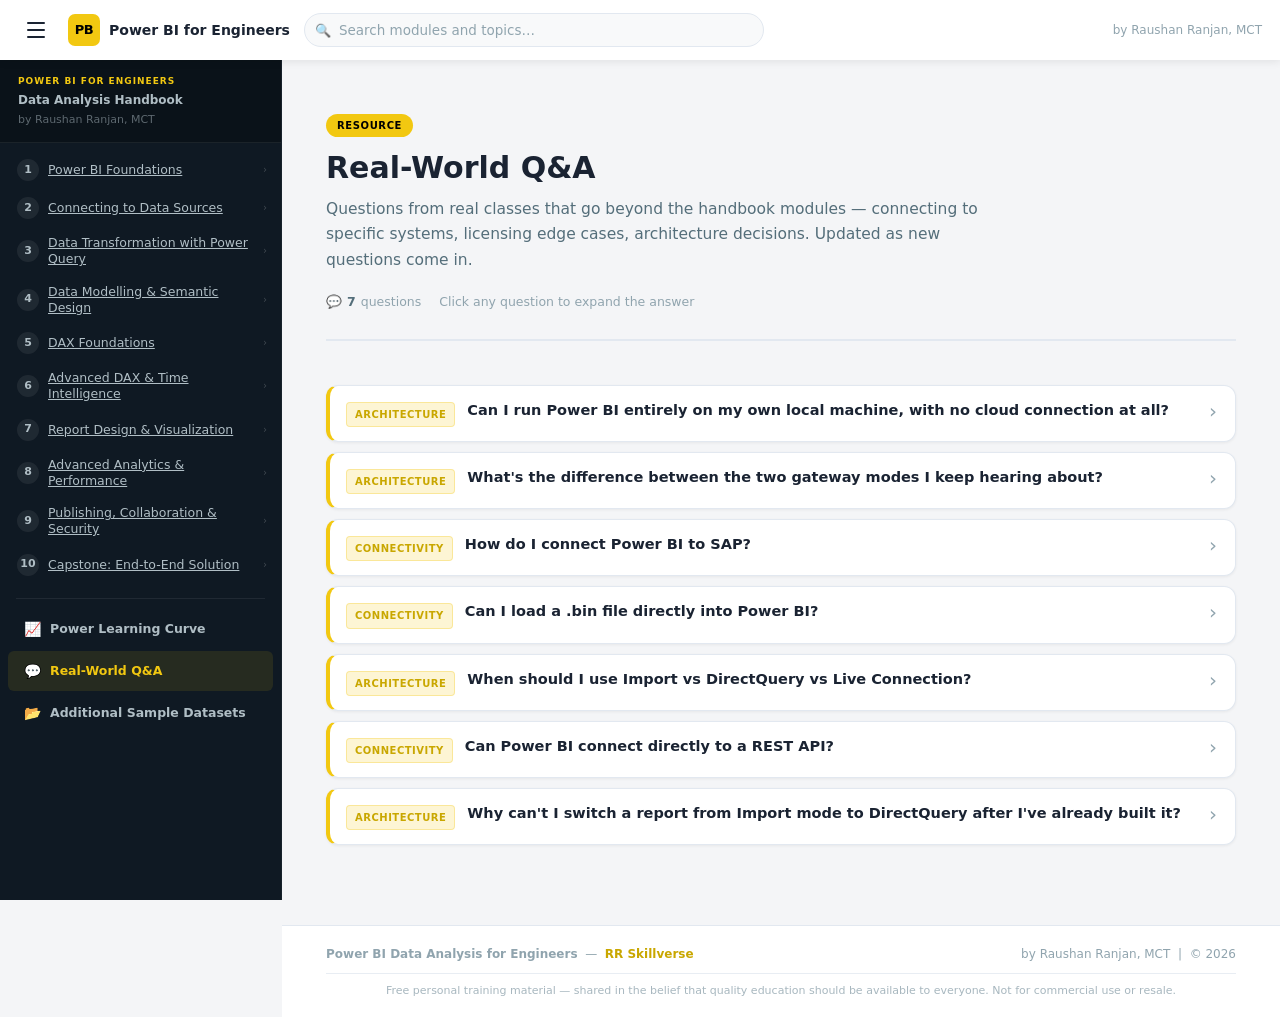
<file: real-world-qa.html>
<!DOCTYPE html>
<html lang="en">
<head>
  <meta charset="UTF-8">
  <meta name="viewport" content="width=device-width, initial-scale=1.0">
  <title>Real-World Q&amp;A | Power BI Data Analysis for Engineers</title>
  <link rel="stylesheet" href="css/handbook.css">
</head>
<body>

  <!-- Sidebar backdrop (mobile) -->
  <div id="sidebar-overlay" class="sidebar-overlay"></div>

  <!-- ===== TOP BAR ===== -->
  <header class="topbar">
    <button class="sidebar-toggle" id="sidebar-toggle" aria-label="Toggle navigation">
      <span></span><span></span><span></span>
    </button>
    <a href="index.html" class="topbar-brand">
      <div class="brand-icon">PB</div>
      <span>Power BI for Engineers</span>
    </a>
    <div class="search-wrap">
      <span class="search-icon">🔍</span>
      <input
        type="search"
        class="search-input"
        id="search-input"
        placeholder="Search modules and topics…"
        autocomplete="off"
        spellcheck="false"
      >
      <div class="search-results" id="search-results"></div>
    </div>
    <div class="topbar-right">
      <span class="topbar-byline">by <a href="https://raushan-ranjan.azurewebsites.net/" target="_blank" rel="noopener noreferrer" class="author-link">Raushan Ranjan</a>, MCT</span>
    </div>
  </header>

  <!-- ===== SIDEBAR (rendered by handbook.js) ===== -->
  <nav class="sidebar" id="sidebar"></nav>

  <!-- ===== MAIN CONTENT ===== -->
  <div class="main-layout">
    <main class="page-content">

      <!-- Page header -->
      <div class="page-header">
        <span class="module-badge">Resource</span>
        <h1 class="page-title">Real-World Q&amp;A</h1>
        <p class="page-subtitle">
          Questions from real classes that go beyond the handbook modules — connecting to specific
          systems, licensing edge cases, architecture decisions. Updated as new questions come in.
        </p>
        <div class="module-meta">
          <span class="meta-pill" id="qa-count-pill">💬 <strong id="qa-count">7</strong> questions</span>
          <span class="meta-pill">Click any question to expand the answer</span>
        </div>
      </div>

      <!-- Q&A list (rendered by script below) -->
      <div class="qa-list" id="qa-list"></div>

    </main>

    <footer>
      <span>
        <strong>Power BI Data Analysis for Engineers</strong> &nbsp;—&nbsp;
        <span class="footer-brand">RR Skillverse</span>
      </span>
      <span>by <a href="https://raushan-ranjan.azurewebsites.net/" target="_blank" rel="noopener noreferrer" class="author-link">Raushan Ranjan</a>, MCT &nbsp;|&nbsp; © 2026</span>
      <span class="footer-disclaimer">Free personal training material &mdash; shared in the belief that quality education should be available to everyone. Not for commercial use or resale.</span>
    </footer>
  </div>

  <script>
    window.CURRENT_MODULE_ID = 'qa';

    /* ================================================================
       REAL-WORLD Q&A — ADD NEW QUESTIONS HERE
       ----------------------------------------------------------------
       Each entry: { id, category, q, a }
         id       : unique integer (increment from last)
         category : short label shown as tag — e.g. "Architecture",
                    "Connectivity", "Licensing", "Service"
         q        : question string (plain text)
         a        : answer HTML — wrap paragraphs in <p>…</p>,
                    use <strong>…</strong> for key terms,
                    use <ul><li>…</li></ul> for short bullet lists
       ================================================================ */
    const QA_ITEMS = [

      {
        id: 1,
        category: "Architecture",
        q: "Can I run Power BI entirely on my own local machine, with no cloud connection at all?",
        a: `<p><strong>Power BI Desktop</strong> runs fully locally — you can connect to data, build models, and view reports with no internet connection or Microsoft account required.</p>
<p>Anything beyond that (publishing reports, sharing with colleagues, setting up scheduled refresh) requires the <strong>Power BI Service</strong>, which is cloud-hosted.</p>
<p>If your data source is also local — a folder on your machine, a local SQL Server, or similar — and you want the cloud service to refresh it automatically, you need an <strong>on-premises data gateway</strong>. This is a small agent installed on a machine in your network that acts as a secure bridge: the Power BI Service contacts the gateway, which queries your local data and sends the results back. Your data isn't pushed to the cloud unprompted — the gateway just enables that handshake on request.</p>`
      },

      {
        id: 2,
        category: "Architecture",
        q: "What's the difference between the two gateway modes I keep hearing about?",
        a: `<p>There are two modes:</p>
<ul>
  <li><strong>Personal mode</strong> — one person, Power BI only, simplest to set up, but can't be shared with colleagues. Good for individual development or testing.</li>
  <li><strong>Standard (organization) mode</strong> — supports multiple users and multiple data sources, and works with other Microsoft services too (Power Automate, Logic Apps, etc.). This is what most organisations run in production.</li>
</ul>
<p>If you're setting up refresh for a team environment, use Standard mode. Personal mode is really just a shortcut for solo use.</p>`
      },

      {
        id: 3,
        category: "Connectivity",
        q: "How do I connect Power BI to SAP?",
        a: `<p>Power BI has two dedicated SAP connectors: one for <strong>SAP Business Warehouse (BW)</strong> and one for <strong>SAP HANA</strong>. Neither is plug-and-play like connecting to a CSV file — both require components to be installed on your machine before the connector will work.</p>
<ul>
  <li><strong>SAP BW</strong> — needs the SAP .NET Connector installed, and it must match your Power BI Desktop's bit version (32-bit or 64-bit). A mismatch is the most common reason the connection silently fails.</li>
  <li><strong>SAP HANA</strong> — connection typically goes through an ODBC driver that needs to be installed and configured first.</li>
</ul>
<p>In practice, setting this up is usually an IT or admin task rather than something a report author does solo. Once the prerequisites are in place, the connectors in Get Data work like any other.</p>`
      },

      {
        id: 4,
        category: "Connectivity",
        q: "Can I load a .bin file directly into Power BI?",
        a: `<p>Power BI has no dedicated ".bin file" connector — because <code>.bin</code> isn't a defined format, it just means "raw binary data." What's actually inside it determines whether Power BI can read it.</p>
<p>The <strong>Folder connector</strong> can pull in a collection of files as binaries, and if Power BI recognises the format inside (Excel, CSV, JSON, Parquet, etc.), the "Combine Files" feature in Power Query will auto-detect it and transform accordingly.</p>
<p>If the <code>.bin</code> file is a custom or proprietary binary format, Power BI can't parse it natively. In that case, the options are: get the source system to export into a structured format first, or add a <strong>Python or R script step</strong> in Power Query that knows how to decode that specific binary layout.</p>`
      },

      {
        id: 5,
        category: "Architecture",
        q: "When should I use Import vs DirectQuery vs Live Connection?",
        a: `<ul>
  <li><strong>Import</strong> — Power BI takes a snapshot copy of the data into the report file itself. Fastest performance, works offline, but the data is only as current as the last scheduled refresh. Model size limits apply (1 GB on shared capacity, higher on Premium/Fabric).</li>
  <li><strong>DirectQuery</strong> — Power BI sends a live query to the source every time a visual is interacted with. Always current, no import size limit, but performance depends entirely on how fast the underlying source responds. Not every source supports it, and some DAX functions aren't available.</li>
  <li><strong>Live Connection</strong> — specifically for connecting to an existing <strong>Analysis Services model</strong> (on-premises or Azure AS) or a published Power BI semantic model in the Service. You're building reports on top of a model someone else already defined — you can't add new tables or measures of your own.</li>
</ul>
<p>One important caveat: once a report's connection mode is set, you generally can't switch it to another mode later without rebuilding the connection from scratch. Choose carefully before building out a complex report.</p>`
      },

      {
        id: 6,
        category: "Connectivity",
        q: "Can Power BI connect directly to a REST API?",
        a: `<p>Yes — via the <strong>Web connector</strong> in Get Data. For simple cases (public APIs, basic auth), the point-and-click wizard may be enough. For anything more complex — custom headers, API keys, OAuth, pagination across multiple pages of results — you'll typically write a custom <strong>M query</strong> in the Advanced Editor.</p>
<p>Power Query gives you full access to <code>Web.Contents()</code> and related functions to construct authenticated requests, loop through pages, and parse JSON or XML responses. It's more hands-on than connecting to a file or database, but it's fully supported and a common pattern in production reports.</p>`
      },

      {
        id: 7,
        category: "Architecture",
        q: "Why can't I switch a report from Import mode to DirectQuery after I've already built it?",
        a: `<p>The two modes resolve data at a fundamentally different level. Import mode treats everything as sitting in local in-memory storage — calculations, relationships, and visuals are all built on that snapshot. DirectQuery turns every visual interaction into a live query back to the source, which changes how DAX is translated, which functions are supported, and how relationships work under the hood.</p>
<p>Converting an existing model between the two would mean re-validating every measure, relationship, and visual against the new query rules. Power BI doesn't do this automatically. If you need to switch modes, the practical answer is to rebuild the data connection from scratch with the new mode selected — you can often copy measures across, but the connection itself needs to be redone.</p>`
      }

    ];
    /* ================================================================
       END Q&A DATA
       ================================================================ */

    function toggleQA(header) {
      header.closest('.qa-card').classList.toggle('open');
    }

    function renderQA() {
      const list = document.getElementById('qa-list');
      if (!list) return;

      list.innerHTML = QA_ITEMS.map(item => `
        <div class="qa-card" id="qa-${item.id}">
          <div class="qa-header" onclick="toggleQA(this)">
            <span class="qa-tag">${item.category}</span>
            <span class="qa-question">${item.q}</span>
            <i class="qa-chevron">›</i>
          </div>
          <div class="qa-body">
            <div class="qa-answer">${item.a}</div>
          </div>
        </div>
      `).join('');

      const countEl = document.getElementById('qa-count');
      if (countEl) countEl.textContent = QA_ITEMS.length;
    }

    document.addEventListener('DOMContentLoaded', renderQA);
  </script>
  <script src="js/handbook.js"></script>
</body>
</html>
</file>
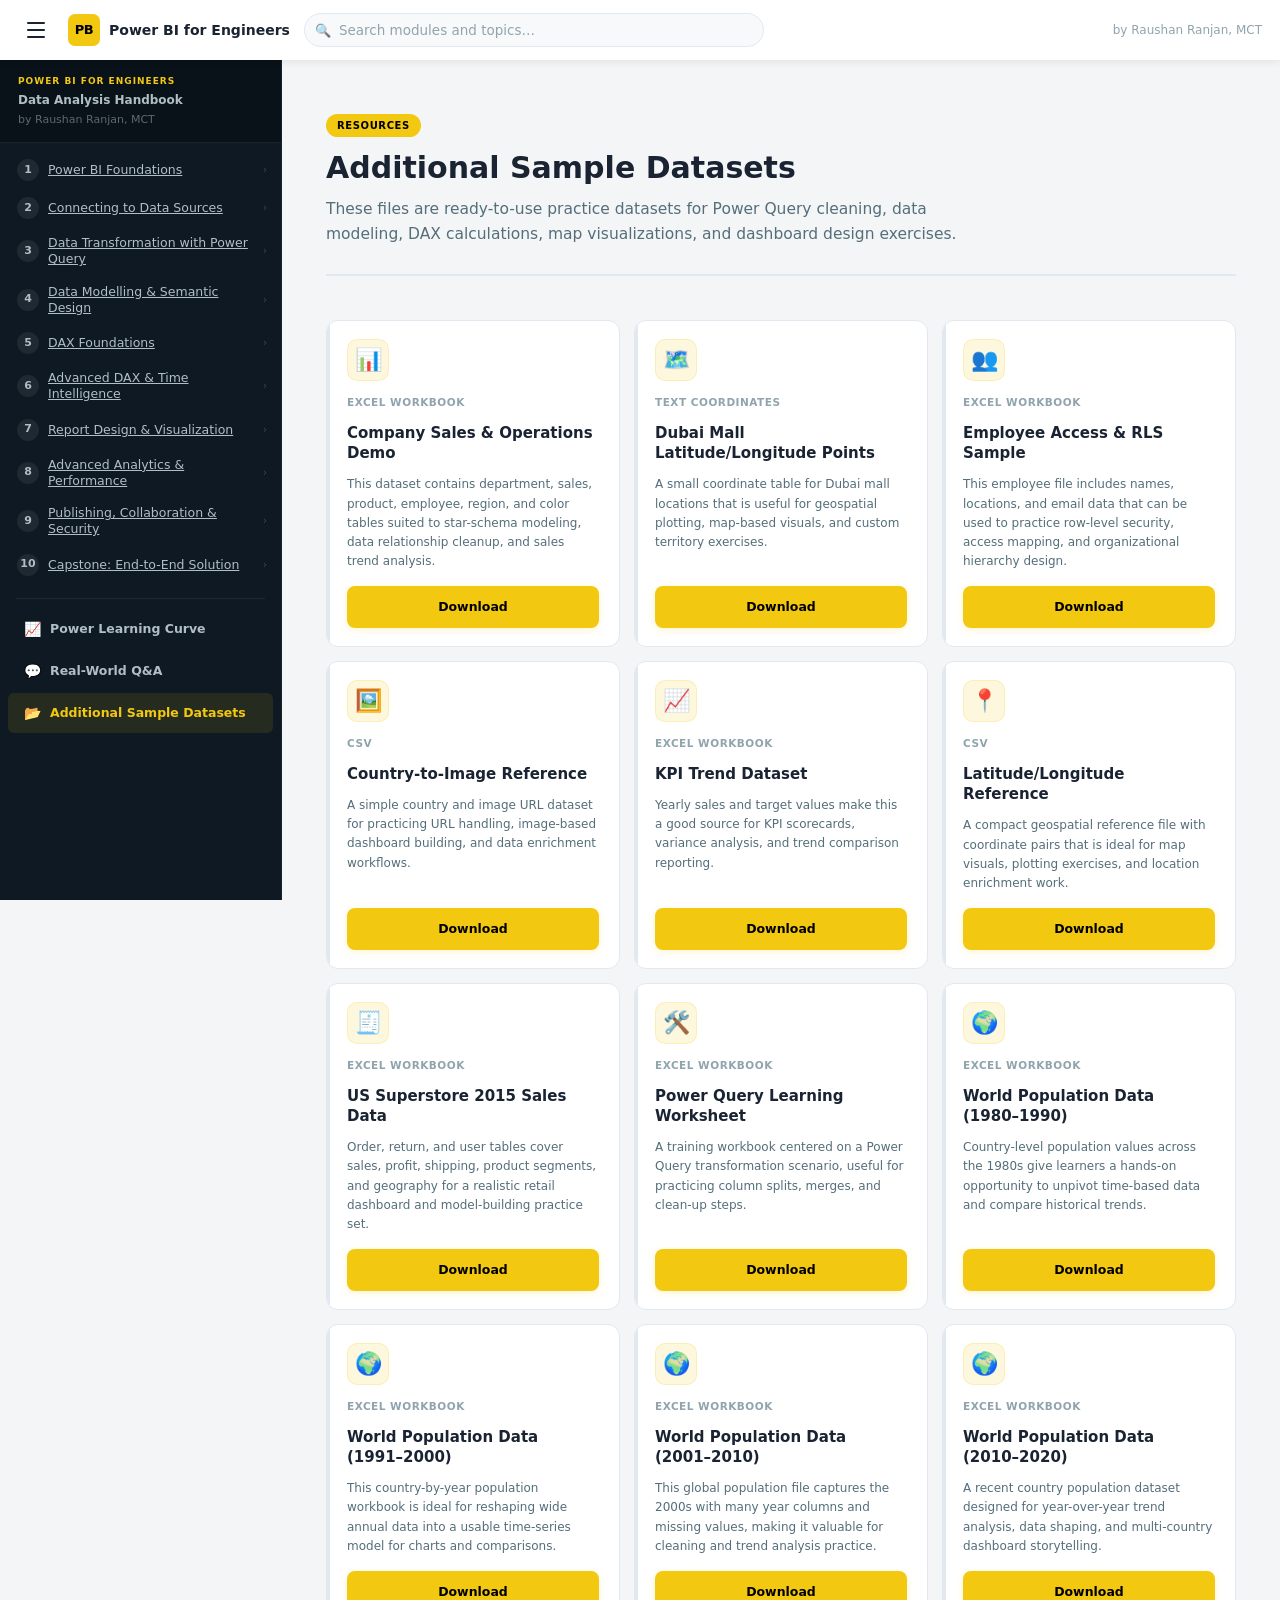
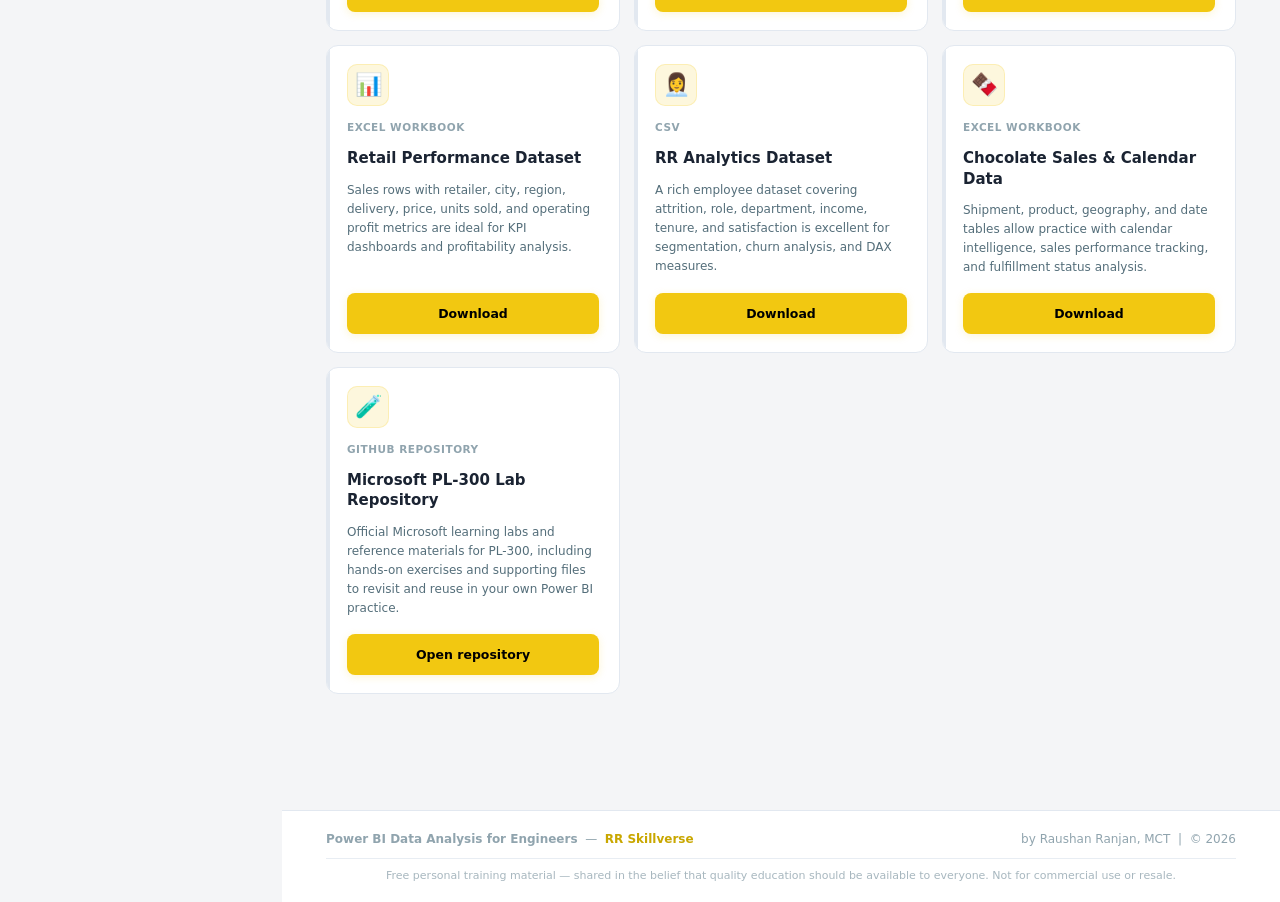
<file: resources.html>
<!DOCTYPE html>
<html lang="en">
<head>
  <meta charset="UTF-8">
  <meta name="viewport" content="width=device-width, initial-scale=1.0">
  <title>Additional Sample Datasets | Power BI for Engineers</title>
  <link rel="stylesheet" href="css/handbook.css">
  <style>
    .resources-grid {
      margin-top: 8px;
    }

    .resource-card {
      min-height: 220px;
      justify-content: space-between;
    }

    .resource-top {
      display: flex;
      flex-direction: column;
      gap: 12px;
    }

    .resource-icon {
      width: 42px;
      height: 42px;
      border-radius: 10px;
      background: rgba(242, 200, 17, 0.14);
      display: inline-flex;
      align-items: center;
      justify-content: center;
      font-size: 22px;
      box-shadow: inset 0 0 0 1px rgba(242, 200, 17, 0.2);
    }

    .resource-card .card-title {
      font-size: 15px;
    }

    .resource-card .card-meta {
      color: var(--text-secondary);
      line-height: 1.6;
    }

    .resource-download {
      display: inline-flex;
      align-items: center;
      justify-content: center;
      width: 100%;
      margin-top: 8px;
      padding: 10px 14px;
      background: var(--accent);
      color: #000;
      font-weight: 700;
      font-size: 12.5px;
      border-radius: 8px;
      text-decoration: none;
      box-shadow: 0 2px 8px var(--accent-glow);
      transition: background var(--transition), transform var(--transition);
    }

    .resource-download:hover {
      background: var(--accent-dark);
      transform: translateY(-1px);
    }
  </style>
</head>
<body>
  <div id="sidebar-overlay" class="sidebar-overlay"></div>

  <header class="topbar">
    <button class="sidebar-toggle" id="sidebar-toggle" aria-label="Toggle navigation">
      <span></span><span></span><span></span>
    </button>
    <a href="index.html" class="topbar-brand">
      <div class="brand-icon">PB</div>
      <span>Power BI for Engineers</span>
    </a>
    <div class="search-wrap">
      <span class="search-icon">🔍</span>
      <input
        type="search"
        class="search-input"
        id="search-input"
        placeholder="Search modules and topics…"
        autocomplete="off"
        spellcheck="false"
      >
      <div class="search-results" id="search-results"></div>
    </div>
    <div class="topbar-right">
      <span class="topbar-byline">by <a href="https://raushan-ranjan.azurewebsites.net/" target="_blank" rel="noopener noreferrer" class="author-link">Raushan Ranjan</a>, MCT</span>
    </div>
  </header>

  <nav class="sidebar" id="sidebar"></nav>

  <div class="main-layout">
    <main class="page-content">
      <div class="page-header">
        <span class="module-badge">Resources</span>
        <h1 class="page-title">Additional Sample Datasets</h1>
        <p class="page-subtitle">
          These files are ready-to-use practice datasets for Power Query cleaning, data modeling,
          DAX calculations, map visualizations, and dashboard design exercises.
        </p>
      </div>

      <div class="modules-grid resources-grid">
        <div class="module-card resource-card">
          <div class="resource-top">
            <div class="resource-icon">📊</div>
            <div class="card-num">Excel workbook</div>
            <div class="card-title">Company Sales &amp; Operations Demo</div>
            <div class="card-meta">
              This dataset contains department, sales, product, employee, region, and color tables suited to star-schema modeling, data relationship cleanup, and sales trend analysis.
            </div>
          </div>
          <a class="resource-download" href="assets/AdditionalReferences/CompanyDemoData.xlsx" download>Download</a>
        </div>

        <div class="module-card resource-card">
          <div class="resource-top">
            <div class="resource-icon">🗺️</div>
            <div class="card-num">Text coordinates</div>
            <div class="card-title">Dubai Mall Latitude/Longitude Points</div>
            <div class="card-meta">
              A small coordinate table for Dubai mall locations that is useful for geospatial plotting, map-based visuals, and custom territory exercises.
            </div>
          </div>
          <a class="resource-download" href="assets/AdditionalReferences/dubaimallMap-LogandLati.txt" download>Download</a>
        </div>

        <div class="module-card resource-card">
          <div class="resource-top">
            <div class="resource-icon">👥</div>
            <div class="card-num">Excel workbook</div>
            <div class="card-title">Employee Access &amp; RLS Sample</div>
            <div class="card-meta">
              This employee file includes names, locations, and email data that can be used to practice row-level security, access mapping, and organizational hierarchy design.
            </div>
          </div>
          <a class="resource-download" href="assets/AdditionalReferences/Employees_RLS.xlsx" download>Download</a>
        </div>

        <div class="module-card resource-card">
          <div class="resource-top">
            <div class="resource-icon">🖼️</div>
            <div class="card-num">CSV</div>
            <div class="card-title">Country-to-Image Reference</div>
            <div class="card-meta">
              A simple country and image URL dataset for practicing URL handling, image-based dashboard building, and data enrichment workflows.
            </div>
          </div>
          <a class="resource-download" href="assets/AdditionalReferences/Image-dataset.csv" download>Download</a>
        </div>

        <div class="module-card resource-card">
          <div class="resource-top">
            <div class="resource-icon">📈</div>
            <div class="card-num">Excel workbook</div>
            <div class="card-title">KPI Trend Dataset</div>
            <div class="card-meta">
              Yearly sales and target values make this a good source for KPI scorecards, variance analysis, and trend comparison reporting.
            </div>
          </div>
          <a class="resource-download" href="assets/AdditionalReferences/KPI-dataset.xlsx" download>Download</a>
        </div>

        <div class="module-card resource-card">
          <div class="resource-top">
            <div class="resource-icon">📍</div>
            <div class="card-num">CSV</div>
            <div class="card-title">Latitude/Longitude Reference</div>
            <div class="card-meta">
              A compact geospatial reference file with coordinate pairs that is ideal for map visuals, plotting exercises, and location enrichment work.
            </div>
          </div>
          <a class="resource-download" href="assets/AdditionalReferences/lat-lon.csv" download>Download</a>
        </div>

        <div class="module-card resource-card">
          <div class="resource-top">
            <div class="resource-icon">🧾</div>
            <div class="card-num">Excel workbook</div>
            <div class="card-title">US Superstore 2015 Sales Data</div>
            <div class="card-meta">
              Order, return, and user tables cover sales, profit, shipping, product segments, and geography for a realistic retail dashboard and model-building practice set.
            </div>
          </div>
          <a class="resource-download" href="assets/AdditionalReferences/Map-SuperStoreUS-2015.xlsx" download>Download</a>
        </div>

        <div class="module-card resource-card">
          <div class="resource-top">
            <div class="resource-icon">🛠️</div>
            <div class="card-num">Excel workbook</div>
            <div class="card-title">Power Query Learning Worksheet</div>
            <div class="card-meta">
              A training workbook centered on a Power Query transformation scenario, useful for practicing column splits, merges, and clean-up steps.
            </div>
          </div>
          <a class="resource-download" href="assets/AdditionalReferences/one-skill-you-should-focus-on.xlsx" download>Download</a>
        </div>

        <div class="module-card resource-card">
          <div class="resource-top">
            <div class="resource-icon">🌍</div>
            <div class="card-num">Excel workbook</div>
            <div class="card-title">World Population Data (1980–1990)</div>
            <div class="card-meta">
              Country-level population values across the 1980s give learners a hands-on opportunity to unpivot time-based data and compare historical trends.
            </div>
          </div>
          <a class="resource-download" href="assets/AdditionalReferences/Population raw data 1980 - 1990.xlsx" download>Download</a>
        </div>

        <div class="module-card resource-card">
          <div class="resource-top">
            <div class="resource-icon">🌍</div>
            <div class="card-num">Excel workbook</div>
            <div class="card-title">World Population Data (1991–2000)</div>
            <div class="card-meta">
              This country-by-year population workbook is ideal for reshaping wide annual data into a usable time-series model for charts and comparisons.
            </div>
          </div>
          <a class="resource-download" href="assets/AdditionalReferences/Population Raw Data 1991 - 2000.xlsx" download>Download</a>
        </div>

        <div class="module-card resource-card">
          <div class="resource-top">
            <div class="resource-icon">🌍</div>
            <div class="card-num">Excel workbook</div>
            <div class="card-title">World Population Data (2001–2010)</div>
            <div class="card-meta">
              This global population file captures the 2000s with many year columns and missing values, making it valuable for cleaning and trend analysis practice.
            </div>
          </div>
          <a class="resource-download" href="assets/AdditionalReferences/Population raw data 2001 - 2010.xlsx" download>Download</a>
        </div>

        <div class="module-card resource-card">
          <div class="resource-top">
            <div class="resource-icon">🌍</div>
            <div class="card-num">Excel workbook</div>
            <div class="card-title">World Population Data (2010–2020)</div>
            <div class="card-meta">
              A recent country population dataset designed for year-over-year trend analysis, data shaping, and multi-country dashboard storytelling.
            </div>
          </div>
          <a class="resource-download" href="assets/AdditionalReferences/Population raw data 2010 - 2020.xlsx" download>Download</a>
        </div>

        <div class="module-card resource-card">
          <div class="resource-top">
            <div class="resource-icon">📊</div>
            <div class="card-num">Excel workbook</div>
            <div class="card-title">Retail Performance Dataset</div>
            <div class="card-meta">
              Sales rows with retailer, city, region, delivery, price, units sold, and operating profit metrics are ideal for KPI dashboards and profitability analysis.
            </div>
          </div>
          <a class="resource-download" href="assets/AdditionalReferences/Power BI Dataset.xlsx" download>Download</a>
        </div>

        <div class="module-card resource-card">
          <div class="resource-top">
            <div class="resource-icon">👩‍💼</div>
            <div class="card-num">CSV</div>
            <div class="card-title">RR Analytics Dataset</div>
            <div class="card-meta">
              A rich employee dataset covering attrition, role, department, income, tenure, and satisfaction is excellent for segmentation, churn analysis, and DAX measures.
            </div>
          </div>
          <a class="resource-download" href="assets/AdditionalReferences/RRAnalytics.csv" download>Download</a>
        </div>

        <div class="module-card resource-card">
          <div class="resource-top">
            <div class="resource-icon">🍫</div>
            <div class="card-num">Excel workbook</div>
            <div class="card-title">Chocolate Sales &amp; Calendar Data</div>
            <div class="card-meta">
              Shipment, product, geography, and date tables allow practice with calendar intelligence, sales performance tracking, and fulfillment status analysis.
            </div>
          </div>
          <a class="resource-download" href="assets/AdditionalReferences/sample-chocolate-sales-data-all.xlsx" download>Download</a>
        </div>

        <div class="module-card resource-card">
          <div class="resource-top">
            <div class="resource-icon">🧪</div>
            <div class="card-num">GitHub repository</div>
            <div class="card-title">Microsoft PL-300 Lab Repository</div>
            <div class="card-meta">
              Official Microsoft learning labs and reference materials for PL-300, including hands-on exercises and supporting files to revisit and reuse in your own Power BI practice.
            </div>
          </div>
          <a class="resource-download" href="https://github.com/MicrosoftLearning/PL-300-Microsoft-Power-BI-Data-Analyst" target="_blank" rel="noopener noreferrer">Open repository</a>
        </div>
      </div>
    </main>

    <footer>
      <span>
        <strong>Power BI Data Analysis for Engineers</strong> &nbsp;—&nbsp;
        <span class="footer-brand">RR Skillverse</span>
      </span>
      <span>by <a href="https://raushan-ranjan.azurewebsites.net/" target="_blank" rel="noopener noreferrer" class="author-link">Raushan Ranjan</a>, MCT &nbsp;|&nbsp; © 2026</span>
      <span class="footer-disclaimer">Free personal training material &mdash; shared in the belief that quality education should be available to everyone. Not for commercial use or resale.</span>
    </footer>
  </div>

  <script>
    window.CURRENT_MODULE_ID = 'resources';
  </script>
  <script src="js/handbook.js"></script>
</body>
</html>
</file>
<file: css/handbook.css>
/* =====================================================
   RR Skillverse Handbook — Shared Stylesheet
   Power BI Data Analysis for Engineers
   ===================================================== */

:root {
  --sidebar-w: 282px;
  --topbar-h: 60px;
  --sidebar-bg: #0f1923;
  --sidebar-header-bg: #0a1219;
  --sidebar-text: #b0bec5;
  --sidebar-text-hover: #ffffff;
  --sidebar-active-bg: rgba(242, 200, 17, 0.1);
  --sidebar-border: rgba(255,255,255,0.07);
  --accent: #F2C811;
  --accent-dark: #c9a700;
  --accent-glow: rgba(242, 200, 17, 0.18);
  --topbar-bg: #ffffff;
  --topbar-shadow: 0 2px 8px rgba(0,0,0,0.08);
  --body-bg: #f4f5f7;
  --surface: #ffffff;
  --surface-2: #f8f9fa;
  --text-primary: #1a2332;
  --text-secondary: #546e7a;
  --text-muted: #90a4ae;
  --border: #e2e8f0;
  --border-hover: #cfd8dc;
  --radius: 8px;
  --radius-lg: 12px;
  --shadow-sm: 0 1px 3px rgba(0,0,0,0.06);
  --shadow: 0 4px 12px rgba(0,0,0,0.08);
  --shadow-lg: 0 8px 28px rgba(0,0,0,0.14);
  --success: #2e7d32;
  --success-light: #43a047;
  --success-bg: #e8f5e9;
  --warning-bg: #fffde7;
  --info-bg: #e3f2fd;
  --tip-bg: #f3e5f5;
  --font-sans: 'Segoe UI', system-ui, -apple-system, sans-serif;
  --font-mono: 'Cascadia Code', 'Consolas', 'Courier New', monospace;
  --transition: 0.22s ease;
}

/* Reset */
*, *::before, *::after { box-sizing: border-box; margin: 0; padding: 0; }
html { scroll-behavior: smooth; font-size: 16px; }
body {
  font-family: var(--font-sans);
  font-size: 15px;
  line-height: 1.72;
  color: var(--text-primary);
  background: var(--body-bg);
  min-height: 100vh;
}
a { color: inherit; }
.author-link {
  text-decoration: underline;
  text-decoration-color: rgba(255,255,255,0.22);
  text-underline-offset: 2px;
  transition: color var(--transition), text-decoration-color var(--transition);
}
.author-link:hover {
  color: var(--accent);
  text-decoration-color: var(--accent);
}
img { max-width: 100%; }

/* ===== TOP BAR ===== */
.topbar {
  position: fixed;
  top: 0; left: 0; right: 0;
  height: var(--topbar-h);
  background: var(--topbar-bg);
  box-shadow: var(--topbar-shadow);
  display: flex;
  align-items: center;
  padding: 0 18px;
  gap: 14px;
  z-index: 1000;
}

.sidebar-toggle {
  width: 36px; height: 36px;
  flex-shrink: 0;
  border: none;
  background: transparent;
  border-radius: 6px;
  cursor: pointer;
  display: flex;
  flex-direction: column;
  align-items: center;
  justify-content: center;
  gap: 5px;
  padding: 8px;
  transition: background var(--transition);
}
.sidebar-toggle:hover { background: var(--surface-2); }
.sidebar-toggle span {
  display: block;
  width: 18px; height: 2px;
  background: var(--text-primary);
  border-radius: 2px;
  transition: var(--transition);
}

.topbar-brand {
  display: flex;
  align-items: center;
  gap: 9px;
  text-decoration: none;
  font-weight: 700;
  font-size: 14px;
  color: var(--text-primary);
  white-space: nowrap;
  flex-shrink: 0;
}
.brand-icon {
  width: 32px; height: 32px;
  background: var(--accent);
  border-radius: 7px;
  display: flex;
  align-items: center;
  justify-content: center;
  font-size: 13px;
  font-weight: 900;
  color: #000;
  letter-spacing: -0.5px;
}

/* Search */
.search-wrap {
  flex: 1;
  max-width: 460px;
  position: relative;
}
.search-icon {
  position: absolute;
  left: 11px; top: 50%;
  transform: translateY(-50%);
  color: var(--text-muted);
  pointer-events: none;
  font-size: 13px;
  line-height: 1;
}
.search-input {
  width: 100%;
  padding: 8px 14px 8px 34px;
  border: 1.5px solid var(--border);
  border-radius: 20px;
  font-size: 13.5px;
  font-family: var(--font-sans);
  outline: none;
  background: var(--surface-2);
  color: var(--text-primary);
  transition: border-color var(--transition), background var(--transition), box-shadow var(--transition);
}
.search-input:focus {
  border-color: var(--accent);
  background: #fff;
  box-shadow: 0 0 0 3px var(--accent-glow);
}
.search-input::placeholder { color: var(--text-muted); }
.search-results {
  position: absolute;
  top: calc(100% + 6px);
  left: 0; right: 0;
  background: #fff;
  border: 1.5px solid var(--border);
  border-radius: var(--radius);
  box-shadow: var(--shadow-lg);
  max-height: 340px;
  overflow-y: auto;
  z-index: 2000;
  display: none;
}
.search-results.visible { display: block; }
.search-result-item {
  display: flex;
  align-items: flex-start;
  gap: 10px;
  padding: 9px 14px;
  text-decoration: none;
  color: var(--text-primary);
  border-bottom: 1px solid var(--border);
  transition: background var(--transition);
  cursor: pointer;
}
.search-result-item:last-child { border-bottom: none; }
.search-result-item:hover,
.search-result-item.active { background: var(--accent-glow); }
.search-result-tag {
  font-size: 10px;
  font-weight: 700;
  text-transform: uppercase;
  letter-spacing: 0.4px;
  padding: 2px 7px;
  border-radius: 10px;
  background: var(--accent-glow);
  color: var(--accent-dark);
  white-space: nowrap;
  flex-shrink: 0;
  margin-top: 2px;
}
.search-result-title { font-size: 13.5px; font-weight: 500; line-height: 1.3; }
.search-result-module { font-size: 11.5px; color: var(--text-muted); margin-top: 2px; }
.search-no-results { padding: 14px; text-align: center; font-size: 13px; color: var(--text-muted); }

.topbar-right {
  margin-left: auto;
  display: flex;
  align-items: center;
}
.topbar-byline {
  font-size: 12px;
  color: var(--text-muted);
  white-space: nowrap;
}

/* ===== SIDEBAR ===== */
.sidebar {
  position: fixed;
  top: var(--topbar-h);
  left: 0;
  width: var(--sidebar-w);
  height: calc(100vh - var(--topbar-h));
  background: var(--sidebar-bg);
  overflow-y: auto;
  overflow-x: hidden;
  z-index: 900;
  transition: transform var(--transition);
  border-right: 1px solid rgba(255,255,255,0.04);
  scrollbar-width: thin;
  scrollbar-color: rgba(255,255,255,0.08) transparent;
}
.sidebar::-webkit-scrollbar { width: 3px; }
.sidebar::-webkit-scrollbar-thumb { background: rgba(255,255,255,0.1); border-radius: 2px; }

body.sidebar-closed .sidebar { transform: translateX(-100%); }
body.sidebar-closed .main-layout { margin-left: 0 !important; }

.sidebar-header {
  padding: 14px 18px 12px;
  border-bottom: 1px solid var(--sidebar-border);
  background: var(--sidebar-header-bg);
}
.sidebar-course-label {
  font-size: 9px;
  font-weight: 700;
  text-transform: uppercase;
  letter-spacing: 1px;
  color: var(--accent);
  margin-bottom: 3px;
}
.sidebar-course-title {
  font-size: 12px;
  font-weight: 600;
  color: var(--sidebar-text);
  line-height: 1.4;
}
.sidebar-course-author {
  font-size: 11px;
  color: rgba(176, 190, 197, 0.5);
  margin-top: 2px;
}

.sidebar-nav { padding: 8px 0 24px; }

/* Module group */
.nav-module { }
.nav-module-header {
  display: flex;
  align-items: center;
  gap: 9px;
  padding: 8px 14px;
  cursor: pointer;
  user-select: none;
  border-left: 3px solid transparent;
  transition: background var(--transition), color var(--transition), border-color var(--transition);
}
.nav-module-header:hover {
  background: rgba(255,255,255,0.05);
}
.nav-module-header.active {
  border-left-color: var(--accent);
  background: var(--sidebar-active-bg);
}
.nav-module-num {
  width: 22px; height: 22px;
  border-radius: 50%;
  background: rgba(255,255,255,0.07);
  display: flex; align-items: center; justify-content: center;
  font-size: 11px; font-weight: 700;
  color: var(--sidebar-text);
  flex-shrink: 0;
  transition: background var(--transition), color var(--transition);
}
.nav-module-header.active .nav-module-num,
.nav-module-header.done .nav-module-num {
  background: var(--accent);
  color: #000;
}
.nav-module-name {
  flex: 1;
  font-size: 12.5px;
  font-weight: 500;
  color: var(--sidebar-text);
  line-height: 1.3;
  transition: color var(--transition);
}
.nav-module-header.active .nav-module-name { color: #fff; }
.nav-module-header:hover .nav-module-name { color: rgba(255,255,255,0.9); }
.nav-module-link {
  text-decoration: none;
  display: contents;
}
.nav-chevron {
  font-size: 10px;
  color: rgba(255,255,255,0.2);
  transition: transform var(--transition), opacity var(--transition);
  flex-shrink: 0;
  line-height: 1;
}
.nav-done-mark {
  font-size: 11px;
  color: var(--success-light);
  display: none;
  flex-shrink: 0;
}
.nav-module-header.done .nav-done-mark { display: block; }
.nav-module-header.done .nav-chevron { display: none; }
.nav-module.expanded .nav-chevron { transform: rotate(90deg); }

.nav-topics { display: none; }
.nav-module.expanded .nav-topics { display: block; }

.nav-topic-link {
  display: block;
  padding: 5px 14px 5px 44px;
  font-size: 12px;
  color: rgba(176,190,197,0.65);
  text-decoration: none;
  border-left: 3px solid transparent;
  line-height: 1.4;
  transition: color var(--transition), background var(--transition);
}
.nav-topic-link:hover { color: rgba(255,255,255,0.85); background: rgba(255,255,255,0.03); }
.nav-topic-link.active { color: var(--accent); border-left-color: var(--accent); }

/* ===== MAIN LAYOUT ===== */
.main-layout {
  margin-left: var(--sidebar-w);
  margin-top: calc(var(--topbar-h) + 8px);
  transition: margin-left var(--transition);
  min-height: calc(100vh - var(--topbar-h));
  display: flex;
  flex-direction: column;
}
.page-content {
  flex: 1;
  max-width: 1400px;
  margin: 0 auto;
  padding: 44px 44px 80px;
  width: 100%;
}

/* Sidebar overlay for mobile */
.sidebar-overlay {
  display: none;
  position: fixed;
  inset: 0;
  background: rgba(0,0,0,0.48);
  z-index: 850;
}

/* ===== PAGE HEADER ===== */
.page-header {
  margin-bottom: 44px;
  padding-bottom: 26px;
  border-bottom: 2px solid var(--border);
}
.module-badge {
  display: inline-block;
  background: var(--accent);
  color: #000;
  font-size: 10px;
  font-weight: 800;
  padding: 3px 11px;
  border-radius: 12px;
  text-transform: uppercase;
  letter-spacing: 0.6px;
  margin-bottom: 12px;
}
.page-title {
  font-size: 30px;
  font-weight: 800;
  color: var(--text-primary);
  line-height: 1.25;
  margin-bottom: 10px;
}
.page-subtitle {
  font-size: 15.5px;
  color: var(--text-secondary);
  max-width: 680px;
  line-height: 1.65;
}
.module-meta {
  display: flex;
  flex-wrap: wrap;
  gap: 18px;
  margin-top: 18px;
}
.meta-pill {
  font-size: 12.5px;
  color: var(--text-muted);
  display: flex;
  align-items: center;
  gap: 5px;
}
.meta-pill strong { color: var(--text-secondary); font-weight: 600; }

/* ===== TOPIC SECTIONS ===== */
.topic-section {
  margin-bottom: 60px;
  scroll-margin-top: calc(var(--topbar-h) + 16px);
}
.topic-header {
  display: flex;
  align-items: flex-start;
  gap: 13px;
  margin-bottom: 6px;
}
.topic-num {
  width: 30px; height: 30px;
  background: var(--accent);
  color: #000;
  font-size: 12px;
  font-weight: 800;
  border-radius: 8px;
  display: flex; align-items: center; justify-content: center;
  flex-shrink: 0;
  margin-top: 5px;
}
h2.topic-title {
  font-size: 21px;
  font-weight: 700;
  color: var(--text-primary);
  line-height: 1.3;
}
.topic-rule {
  height: 2.5px;
  width: 52px;
  background: var(--accent);
  border-radius: 2px;
  margin: 10px 0 22px 43px;
}

/* Content blocks within topics */
.block { margin-bottom: 18px; }
.block-label {
  font-size: 10.5px;
  font-weight: 800;
  text-transform: uppercase;
  letter-spacing: 0.8px;
  color: var(--text-muted);
  margin-bottom: 5px;
}
.block p, .topic-section > p {
  color: var(--text-secondary);
  margin-bottom: 10px;
}
.block p:last-child { margin-bottom: 0; }

/* Callouts */
.callout {
  border-radius: var(--radius);
  padding: 14px 18px;
  margin: 18px 0;
  border-left: 4px solid;
}
.callout-key     { background: var(--warning-bg);  border-color: var(--accent); }
.callout-analogy { background: var(--tip-bg);      border-color: #ab47bc; }
.callout-example { background: var(--info-bg);     border-color: #1976d2; }
.callout-note    { background: var(--surface-2);   border-color: var(--border-hover); }
.callout-warn    { background: #fff3e0;            border-color: #f57c00; }

.callout-head {
  font-size: 11px;
  font-weight: 800;
  text-transform: uppercase;
  letter-spacing: 0.5px;
  margin-bottom: 5px;
  display: flex; align-items: center; gap: 5px;
}
.callout-key     .callout-head { color: #8a6500; }
.callout-analogy .callout-head { color: #6a1b9a; }
.callout-example .callout-head { color: #0d47a1; }
.callout-note    .callout-head { color: var(--text-secondary); }
.callout-warn    .callout-head { color: #bf360c; }
.callout p { margin: 0; font-size: 14px; color: var(--text-secondary); }

/* Tables */
.data-table {
  width: 100%;
  border-collapse: collapse;
  margin: 14px 0;
  font-size: 13.5px;
  border-radius: var(--radius);
  overflow: hidden;
  box-shadow: var(--shadow-sm);
}
.data-table th {
  background: var(--text-primary);
  color: #fff;
  padding: 9px 14px;
  text-align: left;
  font-size: 12px;
  font-weight: 600;
}
.data-table td {
  padding: 9px 14px;
  border-bottom: 1px solid var(--border);
  color: var(--text-secondary);
  vertical-align: top;
}
.data-table tr:last-child td { border-bottom: none; }
.data-table tr:nth-child(even) td { background: var(--surface-2); }

/* Lists */
.topic-section ul,
.topic-section ol,
.block ul,
.block ol {
  margin: 6px 0 12px 20px;
  color: var(--text-secondary);
}
.topic-section li,
.block li { margin-bottom: 5px; }

/* Code */
code {
  font-family: var(--font-mono);
  font-size: 12.5px;
  background: rgba(0,0,0,0.055);
  padding: 2px 6px;
  border-radius: 4px;
  color: #c0392b;
}
pre {
  background: #1a2332;
  border-radius: var(--radius);
  padding: 16px 20px;
  overflow-x: auto;
  margin: 14px 0;
}
pre code {
  background: none;
  color: #e0e0e0;
  font-size: 13px;
  padding: 0;
}

/* kbd */
kbd {
  display: inline-block;
  padding: 1px 6px;
  background: #eef1f4;
  border: 1px solid #c8d0d8;
  border-bottom-width: 2px;
  border-radius: 4px;
  font-size: 12px;
  font-family: var(--font-mono);
  color: var(--text-primary);
}

/* ===== HANDS-ON LABS ===== */
.lab-box {
  background: var(--surface);
  border: 1.5px solid var(--border);
  border-radius: var(--radius-lg);
  margin: 32px 0;
  overflow: hidden;
}
.lab-head {
  background: linear-gradient(135deg, #1a2332 0%, #2c4263 100%);
  padding: 14px 22px;
  display: flex;
  align-items: center;
  gap: 12px;
}
.lab-head-icon { font-size: 22px; }
.lab-head-text { }
.lab-head-title { font-size: 14px; font-weight: 700; color: #fff; }
.lab-head-sub   { font-size: 11.5px; color: rgba(255,255,255,0.55); }
.lab-body { padding: 22px 24px; }

.step {
  display: flex;
  gap: 14px;
  margin-bottom: 22px;
  align-items: flex-start;
}
.step:last-child { margin-bottom: 0; }
.step-n {
  width: 26px; height: 26px;
  background: var(--accent);
  color: #000;
  font-size: 11px;
  font-weight: 800;
  border-radius: 50%;
  display: flex; align-items: center; justify-content: center;
  flex-shrink: 0;
  margin-top: 2px;
}
.step-body { flex: 1; }
.step-title { font-weight: 600; font-size: 14px; color: var(--text-primary); margin-bottom: 4px; }
.step-body p { font-size: 13.5px; color: var(--text-secondary); margin-bottom: 8px; }
.step-body p:last-child { margin-bottom: 0; }
.step-body code { color: var(--accent-dark); }

/* Verify checklist */
.verify-box {
  background: var(--success-bg);
  border: 1.5px solid #a5d6a7;
  border-radius: var(--radius);
  padding: 14px 18px;
  margin: 20px 0;
}
.verify-title {
  font-size: 11px; font-weight: 800; text-transform: uppercase;
  letter-spacing: 0.5px; color: var(--success); margin-bottom: 8px;
}
.verify-list { list-style: none; }
.verify-list li {
  display: flex; align-items: flex-start; gap: 8px;
  font-size: 13.5px; color: var(--text-secondary);
  padding: 4px 0; border-bottom: 1px solid rgba(165,214,167,0.5);
}
.verify-list li:last-child { border-bottom: none; }
.verify-list li::before { content: '☐'; font-size: 15px; color: var(--success-light); flex-shrink: 0; }

/* Download button */
.btn-download {
  display: inline-flex;
  align-items: center;
  gap: 8px;
  padding: 10px 22px;
  background: var(--accent);
  color: #000;
  font-weight: 700;
  font-size: 13.5px;
  border-radius: 8px;
  text-decoration: none;
  border: none;
  cursor: pointer;
  box-shadow: 0 2px 8px var(--accent-glow);
  transition: background var(--transition), transform var(--transition), box-shadow var(--transition);
}
.btn-download:hover {
  background: var(--accent-dark);
  transform: translateY(-1px);
  box-shadow: 0 4px 16px var(--accent-glow);
}

/* Reveal toggle */
.reveal-wrap { margin-top: 12px; }
.reveal-btn {
  padding: 7px 16px;
  background: transparent;
  border: 1.5px solid var(--border);
  border-radius: 6px;
  font-size: 12.5px;
  cursor: pointer;
  color: var(--text-secondary);
  transition: border-color var(--transition), background var(--transition);
}
.reveal-btn:hover { border-color: var(--accent); background: var(--accent-glow); }
.reveal-content { display: none; margin-top: 10px; }
.reveal-content.open { display: block; }

/* ===== MARK COMPLETE ===== */
.complete-zone {
  margin-top: 52px;
  padding: 30px 32px;
  background: var(--surface);
  border-radius: var(--radius-lg);
  border: 2px dashed var(--border);
  text-align: center;
  transition: border-color var(--transition), background var(--transition);
}
.complete-zone.done {
  border-style: solid;
  border-color: #a5d6a7;
  background: var(--success-bg);
}
.complete-zone-title {
  font-size: 14px;
  font-weight: 600;
  color: var(--text-secondary);
  margin-bottom: 14px;
}
.btn-complete {
  padding: 13px 34px;
  background: linear-gradient(135deg, #1a2332 0%, #2c4263 100%);
  color: #fff;
  font-weight: 700;
  font-size: 14.5px;
  border: none;
  border-radius: 10px;
  cursor: pointer;
  box-shadow: var(--shadow);
  transition: transform var(--transition), box-shadow var(--transition), background var(--transition);
}
.btn-complete:hover { transform: translateY(-2px); box-shadow: var(--shadow-lg); }
.btn-complete:disabled {
  background: var(--success);
  cursor: default;
  transform: none;
}
.complete-hint { font-size: 12.5px; color: var(--text-muted); margin-top: 9px; }
.complete-done-msg {
  font-size: 14px; font-weight: 600; color: var(--success);
  margin-top: 10px; display: none;
}
.complete-zone.done .complete-done-msg { display: block; }

/* ===== COMPLETION OVERLAY ===== */
.completion-overlay {
  position: fixed;
  inset: 0;
  background: rgba(10,18,25,0.65);
  z-index: 9999;
  display: flex;
  align-items: center;
  justify-content: center;
  backdrop-filter: blur(5px);
  opacity: 0;
  pointer-events: none;
  transition: opacity 0.28s ease;
}
.completion-overlay.visible { opacity: 1; pointer-events: all; }
.completion-card {
  background: #fff;
  border-radius: var(--radius-lg);
  padding: 40px 50px;
  text-align: center;
  max-width: 420px;
  width: 90%;
  box-shadow: var(--shadow-lg);
  transform: scale(0.88);
  transition: transform 0.34s cubic-bezier(0.34, 1.56, 0.64, 1);
}
.completion-overlay.visible .completion-card { transform: scale(1); }
.completion-emoji { font-size: 54px; line-height: 1; margin-bottom: 14px; }
.completion-title { font-size: 21px; font-weight: 800; color: var(--text-primary); margin-bottom: 8px; }
.completion-message { font-size: 14.5px; color: var(--text-secondary); margin-bottom: 24px; line-height: 1.6; }
.btn-overlay-close {
  padding: 11px 30px;
  background: var(--accent);
  color: #000;
  font-weight: 700;
  font-size: 14px;
  border: none;
  border-radius: 8px;
  cursor: pointer;
  transition: background var(--transition);
}
.btn-overlay-close:hover { background: var(--accent-dark); }

/* Confetti canvas */
#confetti-canvas {
  position: fixed;
  inset: 0;
  pointer-events: none;
  z-index: 9998;
  width: 100%; height: 100%;
}

/* ===== PAGE NAVIGATION ===== */
.page-nav {
  display: flex;
  justify-content: space-between;
  align-items: center;
  margin-top: 48px;
  padding-top: 24px;
  border-top: 1px solid var(--border);
  gap: 12px;
}
.page-nav-btn {
  display: inline-flex;
  align-items: center;
  gap: 7px;
  padding: 10px 20px;
  border: 1.5px solid var(--border);
  border-radius: 8px;
  text-decoration: none;
  color: var(--text-secondary);
  font-size: 13.5px;
  font-weight: 500;
  transition: border-color var(--transition), background var(--transition), color var(--transition);
}
.page-nav-btn:hover { border-color: var(--accent); background: var(--accent-glow); color: var(--text-primary); }
.page-nav-btn.primary {
  background: var(--text-primary);
  border-color: var(--text-primary);
  color: #fff;
  font-weight: 700;
}
.page-nav-btn.primary:hover { background: #2c4263; border-color: #2c4263; }
.page-nav-spacer { flex: 1; }

/* ===== FOOTER ===== */
footer {
  padding: 18px 44px;
  background: var(--surface);
  border-top: 1px solid var(--border);
  display: flex;
  align-items: center;
  justify-content: space-between;
  font-size: 12px;
  color: var(--text-muted);
  flex-wrap: wrap;
  gap: 8px;
}
.footer-brand { color: var(--accent-dark); font-weight: 700; }
.footer-disclaimer {
  width: 100%;
  text-align: center;
  font-size: 11px;
  color: var(--text-muted);
  padding-top: 8px;
  border-top: 1px solid var(--border);
  opacity: 0.78;
  line-height: 1.6;
}

/* ===== INDEX PAGE ===== */
.hero {
  background: linear-gradient(135deg, #1a2332 0%, #2c4263 100%);
  color: #fff;
  padding: 52px 44px;
  margin: -44px -44px 40px;
  border-radius: 0 0 var(--radius-lg) var(--radius-lg);
}
.hero-badge {
  display: inline-block;
  background: var(--accent);
  color: #000;
  font-size: 10px;
  font-weight: 800;
  padding: 3px 12px;
  border-radius: 12px;
  text-transform: uppercase;
  letter-spacing: 0.6px;
  margin-bottom: 14px;
}
.hero-title { font-size: 34px; font-weight: 900; line-height: 1.2; margin-bottom: 12px; }
.hero-sub { font-size: 16px; opacity: 0.75; max-width: 580px; margin-bottom: 22px; line-height: 1.65; }
.hero-pills { display: flex; flex-wrap: wrap; gap: 16px; }
.hero-pill {
  font-size: 13px; opacity: 0.65;
  display: flex; align-items: center; gap: 5px;
}

.progress-card {
  background: var(--surface);
  border: 1.5px solid var(--border);
  border-radius: var(--radius-lg);
  padding: 20px 24px;
  margin-bottom: 28px;
}
.progress-card-header {
  display: flex;
  justify-content: space-between;
  align-items: center;
  margin-bottom: 10px;
}
.progress-card-label { font-weight: 700; font-size: 14.5px; }
.progress-card-count { font-size: 13px; color: var(--text-muted); }
.progress-bar-outer { height: 7px; background: var(--border); border-radius: 4px; overflow: hidden; }
.progress-bar-fill {
  height: 100%;
  background: linear-gradient(90deg, var(--accent) 0%, #e0a800 100%);
  border-radius: 4px;
  transition: width 0.6s ease;
  min-width: 0;
}

.section-heading { font-size: 18px; font-weight: 800; margin-bottom: 14px; }

.modules-grid {
  display: grid;
  grid-template-columns: repeat(auto-fill, minmax(264px, 1fr));
  gap: 14px;
  margin-bottom: 36px;
}
.module-card {
  background: var(--surface);
  border: 1.5px solid var(--border);
  border-radius: var(--radius-lg);
  padding: 18px 20px;
  text-decoration: none;
  color: var(--text-primary);
  display: flex;
  flex-direction: column;
  gap: 7px;
  transition: border-color var(--transition), box-shadow var(--transition), transform var(--transition);
  position: relative;
  overflow: hidden;
}
.module-card::before {
  content: '';
  position: absolute;
  top: 0; left: 0;
  width: 3px; height: 100%;
  background: var(--border);
  transition: background var(--transition);
}
.module-card:hover { border-color: var(--accent); box-shadow: var(--shadow); transform: translateY(-2px); }
.module-card:hover::before { background: var(--accent); }
.module-card.completed::before { background: var(--success-light); }
.module-card.completed { border-color: #a5d6a7; }
.card-num { font-size: 10.5px; font-weight: 700; text-transform: uppercase; letter-spacing: 0.5px; color: var(--text-muted); }
.card-title { font-size: 14px; font-weight: 700; color: var(--text-primary); line-height: 1.35; }
.card-meta { font-size: 12px; color: var(--text-muted); }
.card-status { font-size: 12px; font-weight: 600; color: var(--text-muted); margin-top: 4px; }
.card-status.done { color: var(--success); }
.card-check {
  position: absolute;
  top: 12px; right: 14px;
  font-size: 13px;
  color: var(--success-light);
  display: none;
}
.module-card.completed .card-check { display: block; }

.info-grid { display: grid; grid-template-columns: 1fr 1fr; gap: 14px; margin-top: 28px; }

/* ===== RESPONSIVE ===== */
@media (max-width: 1023px) {
  .sidebar { z-index: 950; box-shadow: 6px 0 24px rgba(0,0,0,0.3); }
  .main-layout { margin-left: 0 !important; }
  .sidebar-overlay { display: none; }
  body:not(.sidebar-closed) .sidebar-overlay { display: block; }
}

@media (max-width: 767px) {
  :root { --topbar-h: 56px; }
  .page-content { padding: 24px 18px 60px; }
  .hero { padding: 36px 18px; margin: -24px -18px 28px; }
  .hero-title { font-size: 25px; }
  .page-title { font-size: 23px; }
  .topbar-byline { display: none; }
  .info-grid { grid-template-columns: 1fr; }
  .page-nav { flex-direction: column; align-items: stretch; }
  .page-nav-btn { justify-content: center; }
  footer { padding: 16px 18px; }
}

@media (max-width: 420px) {
  .search-wrap { max-width: none; }
  .topbar-brand span { display: none; }
}

/* ===== COMING SOON — MODULE CARDS ===== */
.module-card.coming-soon-card {
  cursor: default;
  pointer-events: none;
  opacity: 0.55;
  filter: grayscale(30%);
}
.module-card.coming-soon-card:hover {
  transform: none;
  border-color: var(--border);
  box-shadow: none;
}
.module-card.coming-soon-card::before {
  background: var(--text-muted);
}
.card-status.coming-soon-label {
  color: var(--text-muted);
  font-style: italic;
}

/* ===== COMING SOON — SIDEBAR ===== */
.nav-module-header.coming-soon {
  cursor: default;
  opacity: 0.6;
}
.nav-module-header.coming-soon:hover {
  background: transparent;
}
.nav-module-header.coming-soon .nav-module-name {
  color: rgba(255,255,255,0.5);
}
.nav-module-name.nav-coming-soon {
  display: flex;
  align-items: center;
  gap: 6px;
  color: rgba(255,255,255,0.5);
  font-weight: 600;
  font-size: 13px;
  line-height: 1.3;
  flex: 1;
  cursor: default;
}
.nav-soon-badge {
  font-size: 9px;
  font-weight: 700;
  text-transform: uppercase;
  letter-spacing: 0.5px;
  background: rgba(242,200,17,0.2);
  color: #F2C811;
  border-radius: 3px;
  padding: 1px 5px;
  flex-shrink: 0;
}
.nav-topic-soon {
  display: block;
  padding: 7px 18px 7px 28px;
  font-size: 12px;
  color: rgba(255,255,255,0.3);
  border-left: 2px solid transparent;
  cursor: default;
}

/* ===== SIDEBAR RESOURCE LINKS ===== */
.nav-extras-divider {
  height: 1px;
  background: var(--sidebar-border);
  margin: 14px 16px 10px;
}
.nav-extras-link {
  display: flex;
  align-items: center;
  gap: 9px;
  padding: 8px 16px;
  font-size: 12.5px;
  font-weight: 600;
  color: var(--sidebar-text);
  text-decoration: none;
  border-radius: 6px;
  margin: 2px 8px;
  transition: background var(--transition), color var(--transition);
}
.nav-extras-link:hover {
  background: var(--sidebar-active-bg);
  color: var(--sidebar-text-hover);
}
.nav-extras-link.active {
  background: var(--sidebar-active-bg);
  color: var(--accent);
}
.nav-extras-icon { font-size: 14px; flex-shrink: 0; }

/* ===== LEARNING CURVE PAGE ACCORDION ===== */
.lc-section { margin-bottom: 52px; }
.lc-section-intro {
  color: var(--text-secondary);
  font-size: 14px;
  margin-bottom: 18px;
  line-height: 1.6;
}

.lc-path {
  border: 1.5px solid var(--border);
  border-radius: var(--radius-lg);
  margin-bottom: 10px;
  overflow: hidden;
  box-shadow: var(--shadow-sm);
  transition: box-shadow var(--transition);
}
.lc-path-header {
  background: linear-gradient(135deg, #1a2332 0%, #243447 100%);
  padding: 14px 20px;
  display: flex;
  align-items: center;
  gap: 14px;
  cursor: pointer;
  user-select: none;
  transition: background var(--transition);
}
.lc-path-header:hover { background: linear-gradient(135deg, #1e2d40 0%, #2a3d55 100%); }
.lc-path-info { flex: 1; min-width: 0; }
.lc-path-title { font-size: 14px; font-weight: 700; color: #fff; line-height: 1.35; }
.lc-path-meta  { font-size: 11.5px; color: rgba(255,255,255,0.48); margin-top: 3px; }
.lc-chevron {
  font-style: normal;
  color: rgba(255,255,255,0.4);
  font-size: 20px;
  line-height: 1;
  flex-shrink: 0;
  transition: transform var(--transition);
}
.lc-path.open .lc-chevron { transform: rotate(90deg); }

.lc-path-body {
  display: none;
  background: var(--surface);
  border-top: 1px solid var(--border);
}
.lc-path.open .lc-path-body { display: block; }

.lc-link-list { list-style: none; padding: 0; margin: 0; }
.lc-link-list > li { border-bottom: 1px solid var(--border); }
.lc-link-list > li:last-child { border-bottom: none; }
.lc-link-list > li > a {
  display: flex;
  align-items: center;
  gap: 8px;
  padding: 9px 20px;
  font-size: 13.5px;
  color: var(--text-secondary);
  text-decoration: none;
  transition: background var(--transition), color var(--transition);
}
.lc-link-list > li > a::before {
  content: '→';
  font-size: 11px;
  color: var(--accent);
  flex-shrink: 0;
}
.lc-link-list > li > a:hover {
  background: var(--surface-2);
  color: var(--text-primary);
}

.lc-sub-path { border-bottom: 1px solid var(--border); }
.lc-sub-path:last-child { border-bottom: none; }
.lc-sub-header {
  display: flex;
  align-items: center;
  gap: 8px;
  padding: 9px 20px;
  cursor: pointer;
  user-select: none;
  font-size: 13px;
  font-weight: 600;
  color: var(--text-secondary);
  background: var(--surface-2);
  transition: background var(--transition), color var(--transition);
}
.lc-sub-header:hover { background: var(--border); color: var(--text-primary); }
.lc-sub-chevron {
  font-style: normal;
  font-size: 13px;
  color: var(--text-muted);
  flex-shrink: 0;
  transition: transform var(--transition);
}
.lc-sub-path.open .lc-sub-chevron { transform: rotate(90deg); }
.lc-sub-body { display: none; background: var(--surface); }
.lc-sub-path.open .lc-sub-body { display: block; }
.lc-sub-body .lc-link-list > li > a {
  padding-left: 36px;
  font-size: 13px;
}

/* ===== REAL-WORLD Q&A PAGE ===== */
.qa-list { display: flex; flex-direction: column; gap: 10px; }

.qa-card {
  border: 1.5px solid var(--border);
  border-left: 4px solid var(--accent);
  border-radius: var(--radius-lg);
  overflow: hidden;
  background: var(--surface);
  box-shadow: var(--shadow-sm);
  transition: box-shadow var(--transition);
}
.qa-card:hover { box-shadow: var(--shadow); }

.qa-header {
  display: flex;
  align-items: flex-start;
  gap: 12px;
  padding: 14px 18px 14px 16px;
  cursor: pointer;
  user-select: none;
  transition: background var(--transition);
}
.qa-header:hover { background: var(--surface-2); }

.qa-tag {
  flex-shrink: 0;
  font-size: 10px;
  font-weight: 700;
  text-transform: uppercase;
  letter-spacing: 0.5px;
  padding: 3px 8px;
  border-radius: 4px;
  background: var(--accent-glow);
  color: var(--accent-dark);
  border: 1px solid rgba(242,200,17,0.3);
  margin-top: 2px;
  white-space: nowrap;
}

.qa-question {
  flex: 1;
  font-size: 14.5px;
  font-weight: 600;
  color: var(--text-primary);
  line-height: 1.45;
}

.qa-chevron {
  font-style: normal;
  font-size: 20px;
  color: var(--text-muted);
  flex-shrink: 0;
  transition: transform var(--transition);
  line-height: 1;
  margin-top: 1px;
}
.qa-card.open .qa-chevron { transform: rotate(90deg); }

.qa-body {
  display: none;
  border-top: 1px solid var(--border);
  background: var(--surface-2);
  padding: 18px 20px 18px 20px;
}
.qa-card.open .qa-body { display: block; }

.qa-answer p {
  font-size: 14px;
  color: var(--text-secondary);
  line-height: 1.72;
  margin-bottom: 10px;
}
.qa-answer p:last-child { margin-bottom: 0; }
.qa-answer strong { color: var(--text-primary); font-weight: 600; }
.qa-answer ul {
  margin: 6px 0 10px 20px;
  color: var(--text-secondary);
  font-size: 14px;
  line-height: 1.72;
}
.qa-answer ul li { margin-bottom: 6px; }
</file>
